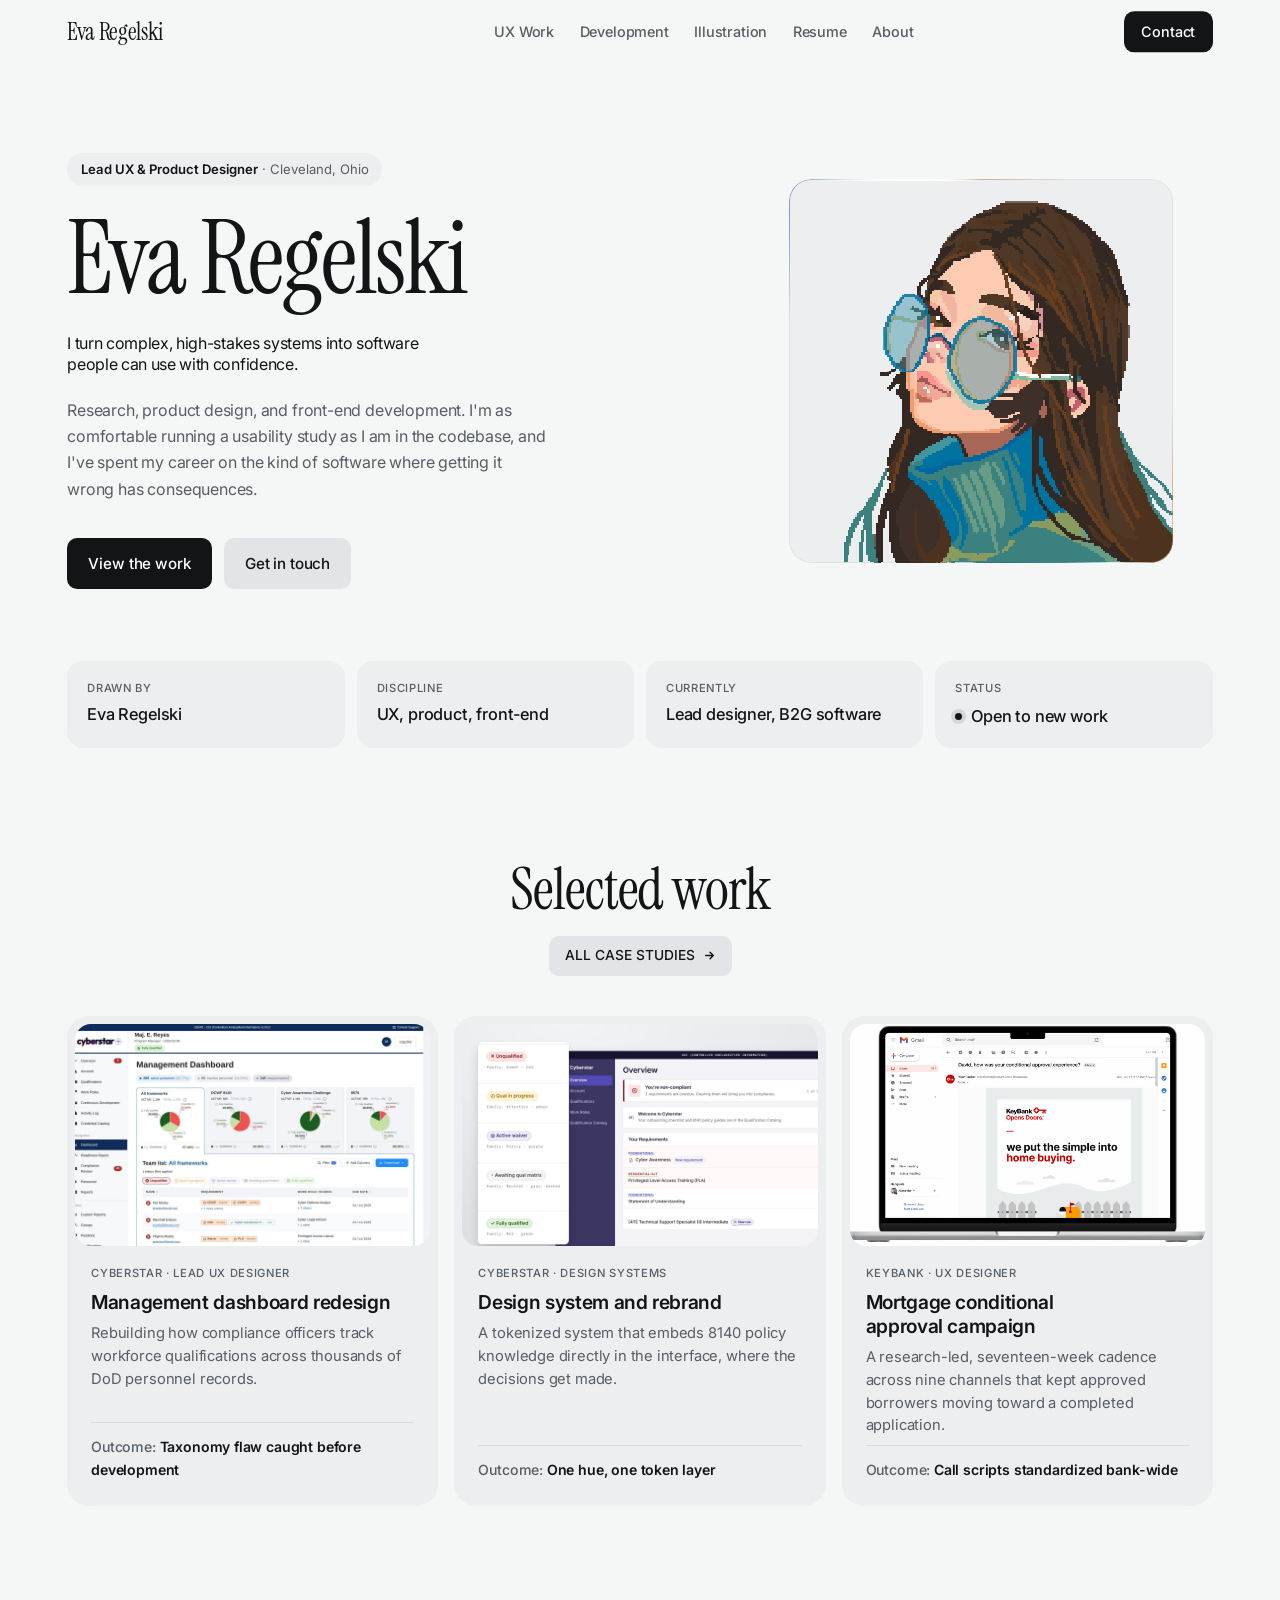
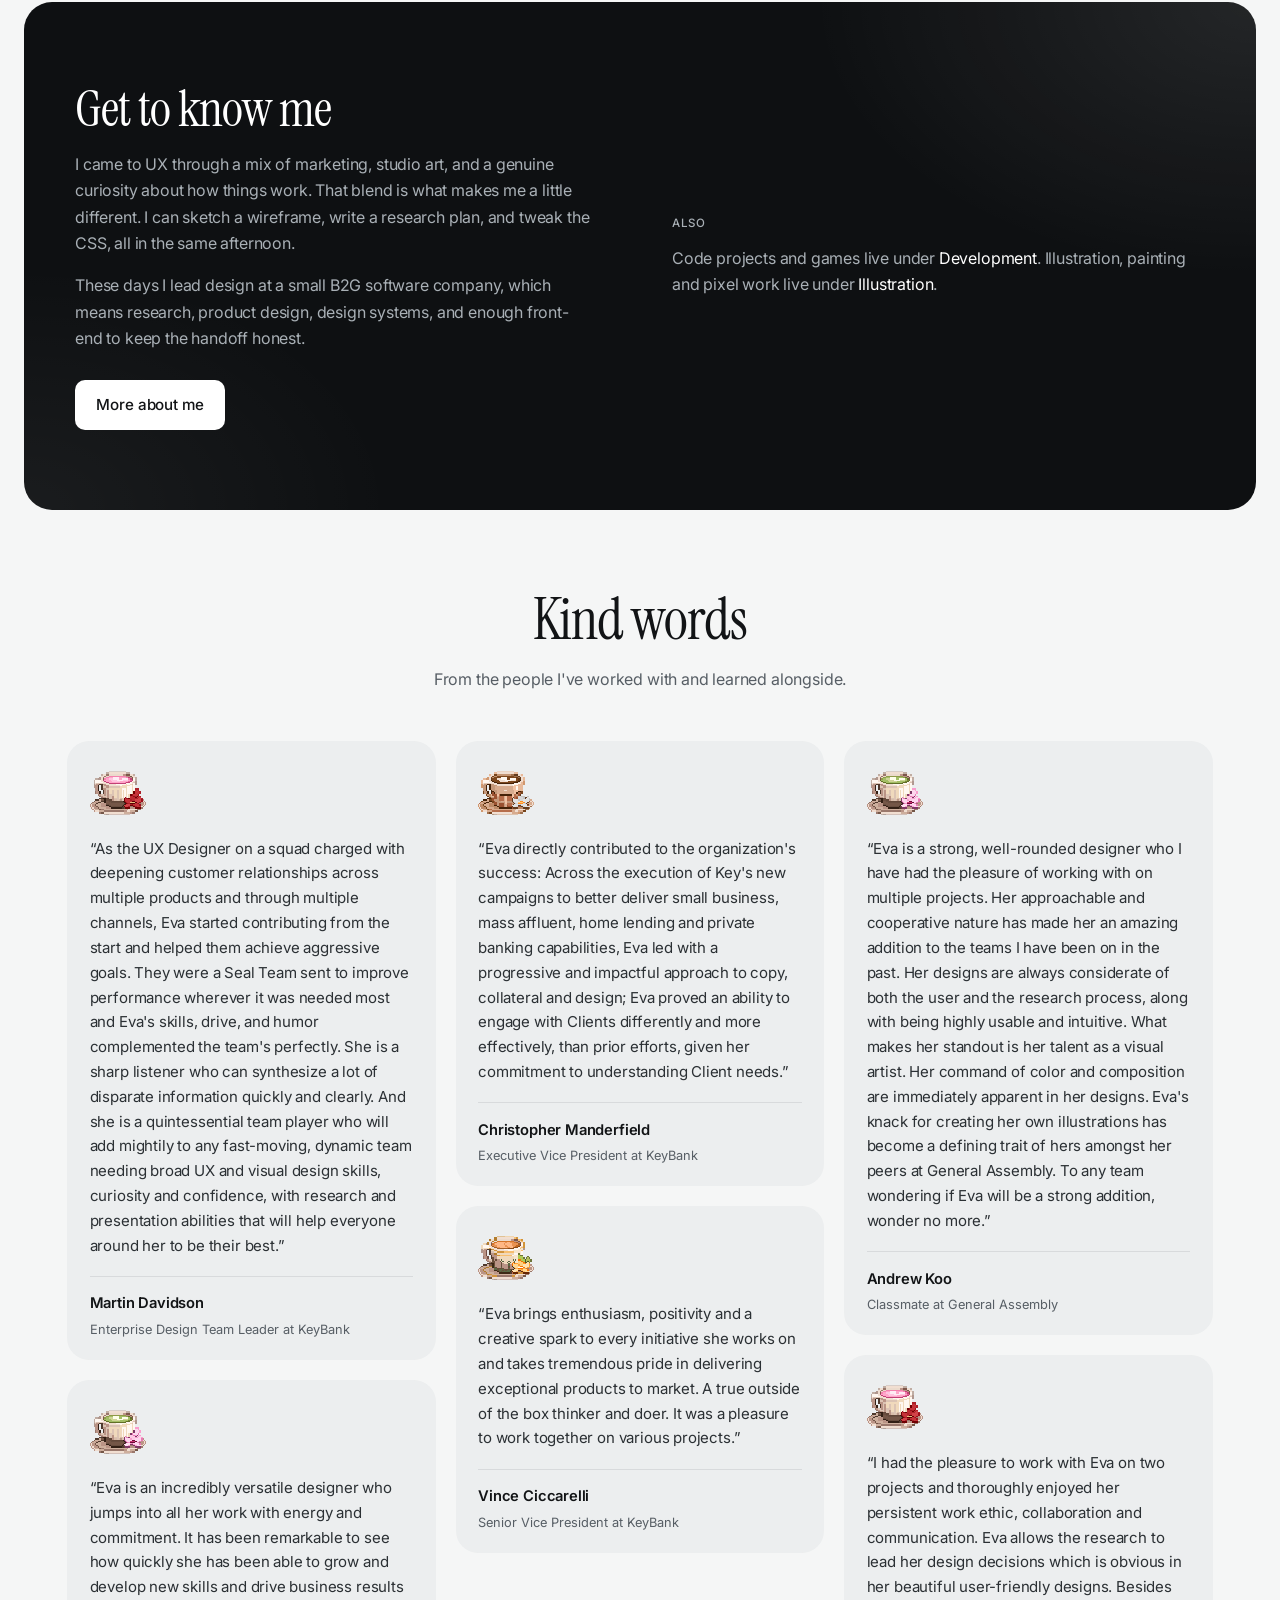
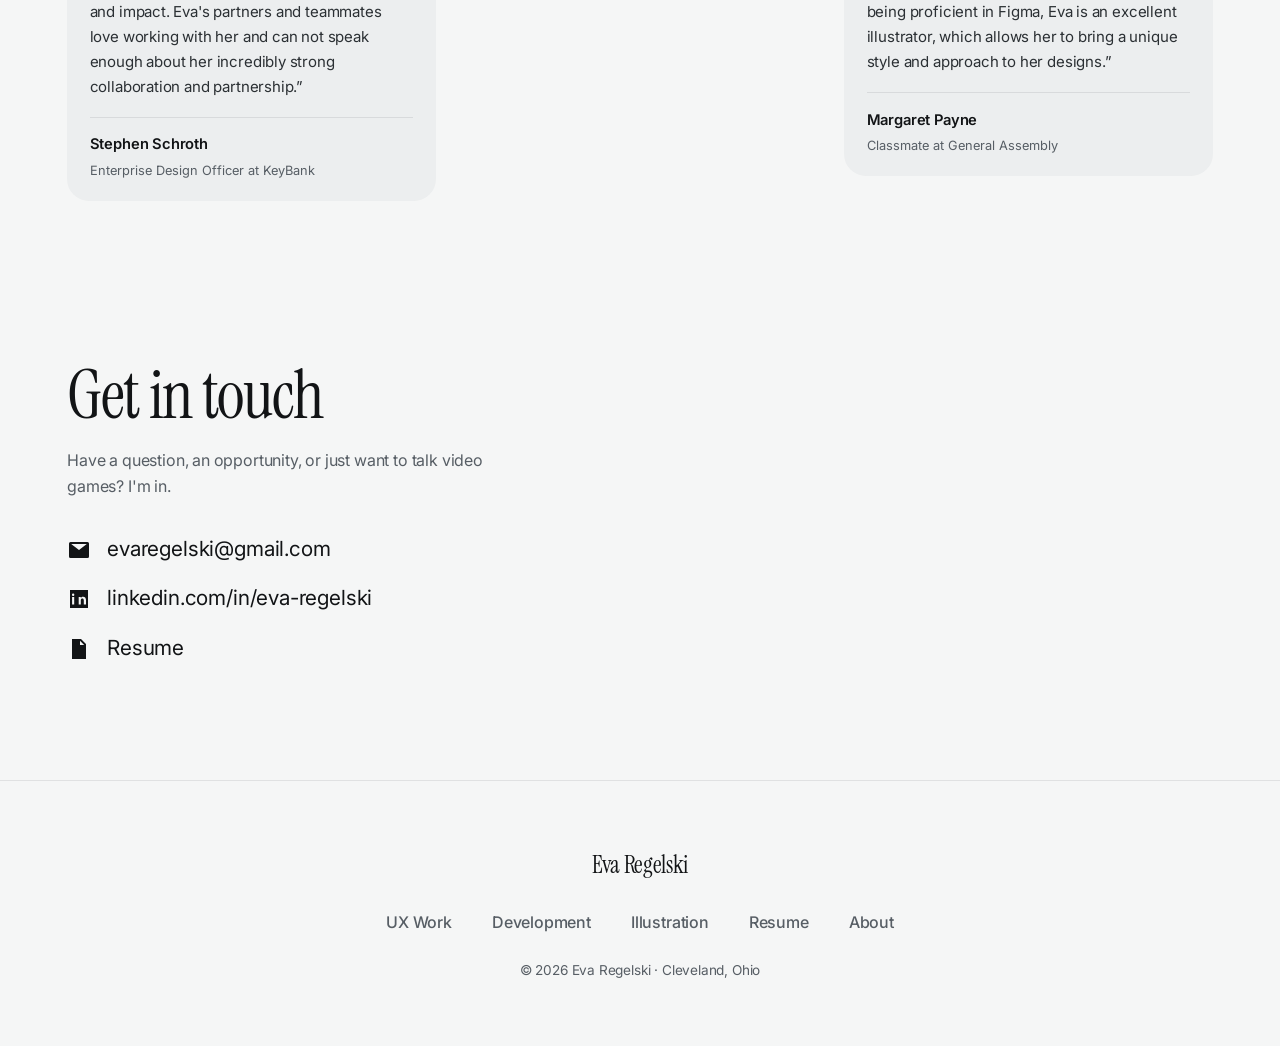
<file: index.html>
<!DOCTYPE html>
<html lang="en">
<head>
<meta charset="utf-8">
<meta name="viewport" content="width=device-width, initial-scale=1">
<title>Eva Regelski · Lead UX &amp; Product Designer</title>
<meta name="description" content="Eva Regelski turns complex, high-stakes systems into software people can use with confidence. Lead UX and product designer in Cleveland, Ohio.">
<meta property="og:title" content="Eva Regelski · Lead UX &amp; Product Designer">
<meta property="og:description" content="I turn complex, high-stakes systems into software people can use with confidence.">
<meta property="og:url" content="https://evaregelski.github.io/">
<meta name="twitter:card" content="summary_large_image">
<meta property="og:image" content="https://evaregelski.github.io/assets/og-card.jpg">
<meta property="og:type" content="website">
<link rel="icon" href="assets/favicon.svg" type="image/svg+xml">
<link rel="icon" href="assets/favicon-32.png" sizes="32x32">
<link rel="apple-touch-icon" href="assets/apple-touch-icon.png">
<link rel="preconnect" href="https://fonts.googleapis.com">
<link rel="preconnect" href="https://fonts.gstatic.com" crossorigin>
<link href="https://fonts.googleapis.com/css2?family=Instrument+Serif:ital@0;1&family=Inter:wght@400;500;600&display=swap" rel="stylesheet">
<link rel="stylesheet" href="styles/site.css">
<link rel="stylesheet" href="styles/home.css">
<link rel="stylesheet" href="styles/theme.css">
</head>
<body>

<header class="site-bar"><div class="wrap bar__in">
  <a class="mark" href="index.html"><span class="e">E</span>va Regelski</a>
  <button class="navtoggle" type="button" aria-expanded="false" aria-controls="sitenav"><span></span><span class="visually-hidden">Menu</span></button>
  <nav id="sitenav" aria-label="Main"><ul>
    <li><a href="work.html">UX Work</a></li>
    <li><a href="development.html">Development</a></li>
    <li><a href="illustration.html">Illustration</a></li><li><a href="resume.html">Resume</a></li>
    <li><a href="about.html">About</a></li>
    <li><a href="#contact">Contact</a></li>
  </ul></nav>
</div></header>

<main>
<section class="home-hero grid-bg aurora">
  <div class="wrap home-hero__grid">
    <div>
      <p class="eyebrow"><b>Lead UX &amp; Product Designer</b> · Cleveland, Ohio</p>
      <h1>Eva Regelski</h1>
      <p class="lede">I turn complex, high-stakes systems into software people can use with confidence.</p>
      <p class="sub">Research, product design, and front-end development. I'm as comfortable running a usability study as I am in the codebase, and I've spent my career on the kind of software where getting it wrong has consequences.</p>
      <div class="cta">
        <a class="btn-home btn-home--fill" href="work.html">View the work</a>
        <a class="btn-home btn-home--line" href="#contact">Get in touch</a>
      </div>
    </div>
    <figure class="spec">
      <div class="spec__head"><span>FIG. 01</span><span class="rev">REV 2026</span></div>
      <div class="spec__frame"><img src="assets/portrait-2026.png" alt="Pixel-art self portrait of Eva wearing round sunglasses"></div>
      <figcaption class="dim">Self portrait, drawn in pixels</figcaption>
    </figure>
  </div>
</section>

<section class="band"><div class="wrap">
  <dl class="titleblock">
    <div><dt>DRAWN BY</dt><dd>Eva Regelski</dd></div>
    <div><dt>DISCIPLINE</dt><dd>UX, product, front-end</dd></div>
    <div><dt>CURRENTLY</dt><dd>Lead designer, B2G software</dd></div>
    <div><dt>STATUS</dt><dd class="live">Open to new work</dd></div>
  </dl>
</div></section>

<section class="work" id="work"><div class="wrap">
  <div class="work__head"><h2>Selected work</h2><a class="allcase" href="work.html">ALL CASE STUDIES <svg width="13" height="13" viewBox="0 0 24 24" fill="none" stroke="currentColor" stroke-width="2.6" stroke-linecap="round" stroke-linejoin="round"><path d="M5 12h14M13 6l6 6-6 6"/></svg></a></div>
  <div class="cards">
      <a class="card" href="work/cyberstar-dashboard/index.html">
        <div class="card__media"><img src="assets/dash-cover.jpg" alt="" loading="eager"></div>
        <div class="card__body">
          <span class="card__meta">CYBERSTAR · LEAD UX DESIGNER</span>
          <h3>Management dashboard redesign</h3>
          <p>Rebuilding how compliance officers track workforce qualifications across thousands of DoD personnel records.</p>
          <span class="card__out">Outcome: <b>Taxonomy flaw caught before development</b></span>
        </div>
      </a>
      <a class="card" href="work/cyberstar-design-system/index.html">
        <div class="card__media"><img src="assets/ds-cover.jpg" alt="" loading="lazy"></div>
        <div class="card__body">
          <span class="card__meta">CYBERSTAR · DESIGN SYSTEMS</span>
          <h3>Design system and rebrand</h3>
          <p>A tokenized system that embeds 8140 policy knowledge directly in the interface, where the decisions get made.</p>
          <span class="card__out">Outcome: <b>One hue, one token layer</b></span>
        </div>
      </a>
      <a class="card" href="work/keybank-mortgage/index.html">
        <div class="card__media"><img src="assets/keybank-cover.jpg" alt="" loading="lazy"></div>
        <div class="card__body">
          <span class="card__meta">KEYBANK · UX DESIGNER</span>
          <h3>Mortgage conditional approval campaign</h3>
          <p>A research-led, seventeen-week cadence across nine channels that kept approved borrowers moving toward a completed application.</p>
          <span class="card__out">Outcome: <b>Call scripts standardized bank-wide</b></span>
        </div>
      </a>
  </div>
</div></section>

<section class="band about"><div class="wrap about__grid">
  <div>
    <h2>Get to know me</h2>
    <p>I came to UX through a mix of marketing, studio art, and a genuine curiosity about how things work. That blend is what makes me a little different. I can sketch a wireframe, write a research plan, and tweak the CSS, all in the same afternoon.</p>
    <p>These days I lead design at a small B2G software company, which means research, product design, design systems, and enough front-end to keep the handoff honest.</p>
    <p style="margin-top:1.75rem"><a class="btn-home btn-home--fill" href="about.html">More about me</a></p>
  </div>
  <div>
    <p style="color:var(--lime);font-family:var(--mono);font-size:.68rem;letter-spacing:.14em">ALSO</p>
    <p style="margin-top:.75rem">Code projects and games live under <a href="development.html" style="color:var(--paper)">Development</a>. Illustration, painting and pixel work live under <a href="illustration.html" style="color:var(--paper)">Illustration</a>.</p>
  </div>
</div></section>

<section class="kind aurora aurora--soft"><div class="wrap">
  <h2>Kind words</h2>
  <p class="kind__sub">From the people I've worked with and learned alongside.</p>

  <div class="kind__grid">

    <figure class="word glass">
      <img class="word__cup" src="assets/cups/cup-pinklatte.png" alt="" aria-hidden="true">
      <blockquote>As the UX Designer on a squad charged with deepening customer relationships across multiple products and through multiple channels, Eva started contributing from the start and helped them achieve aggressive goals. They were a Seal Team sent to improve performance wherever it was needed most and Eva's skills, drive, and humor complemented the team's perfectly. She is a sharp listener who can synthesize a lot of disparate information quickly and clearly. And she is a quintessential team player who will add mightily to any fast-moving, dynamic team needing broad UX and visual design skills, curiosity and confidence, with research and presentation abilities that will help everyone around her to be their best.</blockquote>
      <figcaption><b>Martin Davidson</b><span>Enterprise Design Team Leader at KeyBank</span></figcaption>
    </figure>

    <figure class="word glass">
      <img class="word__cup" src="assets/cups/cup-matcha.png" alt="" aria-hidden="true">
      <blockquote>Eva is an incredibly versatile designer who jumps into all her work with energy and commitment. It has been remarkable to see how quickly she has been able to grow and develop new skills and drive business results and impact. Eva's partners and teammates love working with her and can not speak enough about her incredibly strong collaboration and partnership.</blockquote>
      <figcaption><b>Stephen Schroth</b><span>Enterprise Design Officer at KeyBank</span></figcaption>
    </figure>

    <figure class="word glass">
      <img class="word__cup" src="assets/cups/cup-coffee.png" alt="" aria-hidden="true">
      <blockquote>Eva directly contributed to the organization's success: Across the execution of Key's new campaigns to better deliver small business, mass affluent, home lending and private banking capabilities, Eva led with a progressive and impactful approach to copy, collateral and design; Eva proved an ability to engage with Clients differently and more effectively, than prior efforts, given her commitment to understanding Client needs.</blockquote>
      <figcaption><b>Christopher Manderfield</b><span>Executive Vice President at KeyBank</span></figcaption>
    </figure>

    <figure class="word glass">
      <img class="word__cup" src="assets/cups/cup-tea.png" alt="" aria-hidden="true">
      <blockquote>Eva brings enthusiasm, positivity and a creative spark to every initiative she works on and takes tremendous pride in delivering exceptional products to market. A true outside of the box thinker and doer. It was a pleasure to work together on various projects.</blockquote>
      <figcaption><b>Vince Ciccarelli</b><span>Senior Vice President at KeyBank</span></figcaption>
    </figure>

    <figure class="word glass">
      <img class="word__cup" src="assets/cups/cup-matcha.png" alt="" aria-hidden="true">
      <blockquote>Eva is a strong, well-rounded designer who I have had the pleasure of working with on multiple projects. Her approachable and cooperative nature has made her an amazing addition to the teams I have been on in the past. Her designs are always considerate of both the user and the research process, along with being highly usable and intuitive. What makes her standout is her talent as a visual artist. Her command of color and composition are immediately apparent in her designs. Eva's knack for creating her own illustrations has become a defining trait of hers amongst her peers at General Assembly. To any team wondering if Eva will be a strong addition, wonder no more.</blockquote>
      <figcaption><b>Andrew Koo</b><span>Classmate at General Assembly</span></figcaption>
    </figure>

    <figure class="word glass">
      <img class="word__cup" src="assets/cups/cup-pinklatte.png" alt="" aria-hidden="true">
      <blockquote>I had the pleasure to work with Eva on two projects and thoroughly enjoyed her persistent work ethic, collaboration and communication. Eva allows the research to lead her design decisions which is obvious in her beautiful user-friendly designs. Besides being proficient in Figma, Eva is an excellent illustrator, which allows her to bring a unique style and approach to her designs.</blockquote>
      <figcaption><b>Margaret Payne</b><span>Classmate at General Assembly</span></figcaption>
    </figure>

  </div>
</div></section>

<section class="contact" id="contact"><div class="wrap">
  <h2>Get in touch</h2>
  <p>Have a question, an opportunity, or just want to talk video games? I'm in.</p>
  <ul class="contactlist">
    <li><a href="mailto:evaregelski@gmail.com"><svg class="ic" width="24" height="24" viewBox="0 0 24 24" fill="currentColor" aria-hidden="true"><path d="M2 5.5A1.5 1.5 0 013.5 4h17A1.5 1.5 0 0122 5.5v13a1.5 1.5 0 01-1.5 1.5h-17A1.5 1.5 0 012 18.5zM4.2 6l7.8 6 7.8-6z"/></svg><span class="label">evaregelski@gmail.com</span></a></li>
    <li><a href="https://www.linkedin.com/in/eva-regelski" target="_blank" rel="noopener"><svg class="ic" width="24" height="24" viewBox="0 0 24 24" fill="currentColor" aria-hidden="true"><path d="M3 3h18v18H3zm4.2 14.4V9.9H5.1v7.5zM6.15 8.9a1.2 1.2 0 100-2.4 1.2 1.2 0 000 2.4zM19 17.4v-4.3c0-2.3-1.2-3.4-2.9-3.4-1.3 0-1.9.7-2.3 1.3V9.9h-2.1v7.5h2.1v-4.2c0-1.1.6-1.7 1.5-1.7.8 0 1.5.5 1.5 1.7v4.2z"/></svg><span class="label">linkedin.com/in/eva-regelski</span></a></li>
    <li><a href="assets/eva-regelski-resume.pdf"><svg class="ic" width="24" height="24" viewBox="0 0 24 24" fill="currentColor" aria-hidden="true"><path d="M5 2h9l5 5v15H5zm8 1.8V8h4.2zM7.8 11h8.4v1.6H7.8zm0 3.2h8.4v1.6H7.8zm0 3.2h5.6V19H7.8z"/></svg><span class="label">Resume</span></a></li>
  </ul>
</div></section>
</main>

<footer class="site-foot"><div class="wrap foot__in">
  <p class="foot__mark"><span class="e">E</span>va Regelski</p>
  <nav aria-label="Footer"><ul>
    <li><a href="#work">UX Work</a></li><li><a href="development.html">Development</a></li>
    <li><a href="illustration.html">Illustration</a></li><li><a href="resume.html">Resume</a></li><li><a href="about.html">About</a></li>
  </ul></nav>
  <p class="foot__fine">© <span data-year>2026</span> Eva Regelski · Cleveland, Ohio</p>
</div></footer>

<script src="js/site.js"></script>
<script>document.querySelectorAll('[data-year]').forEach(function(e){e.textContent=new Date().getFullYear()});</script>
</body>
</html>
</file>
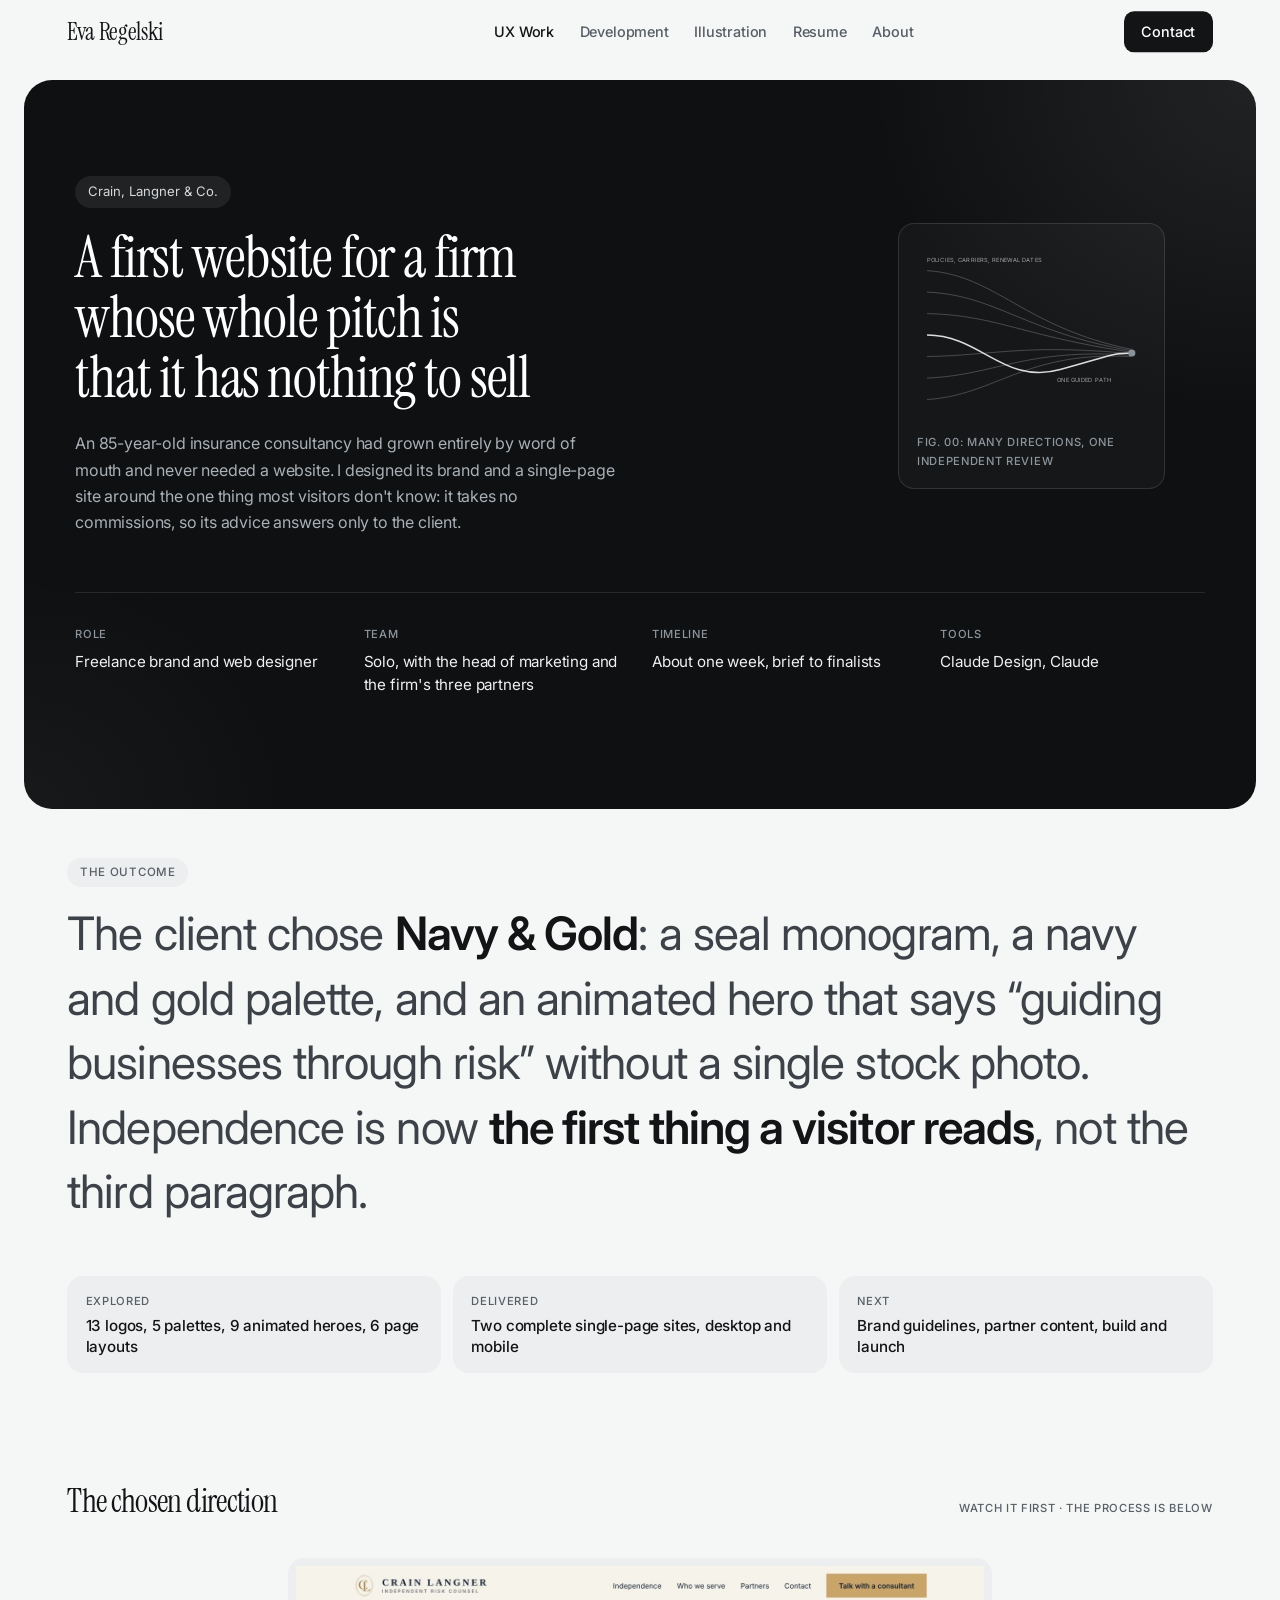
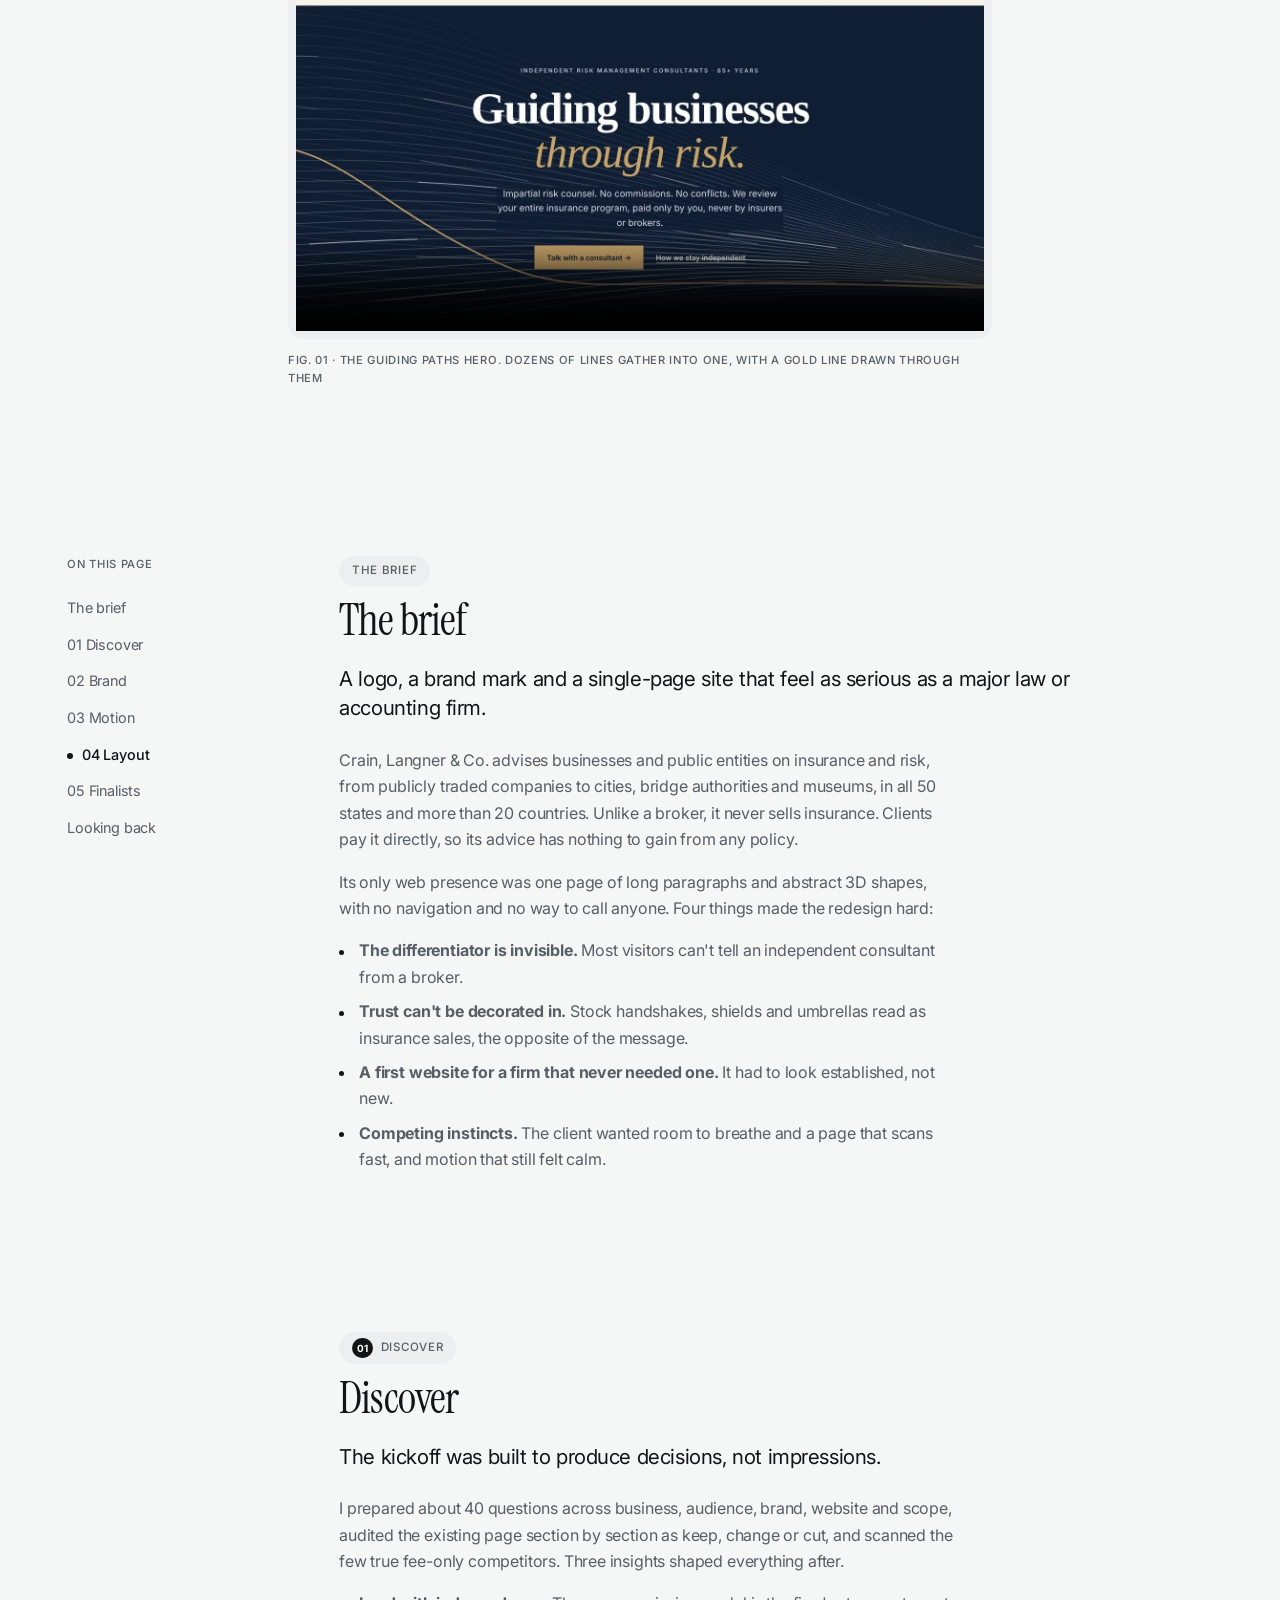
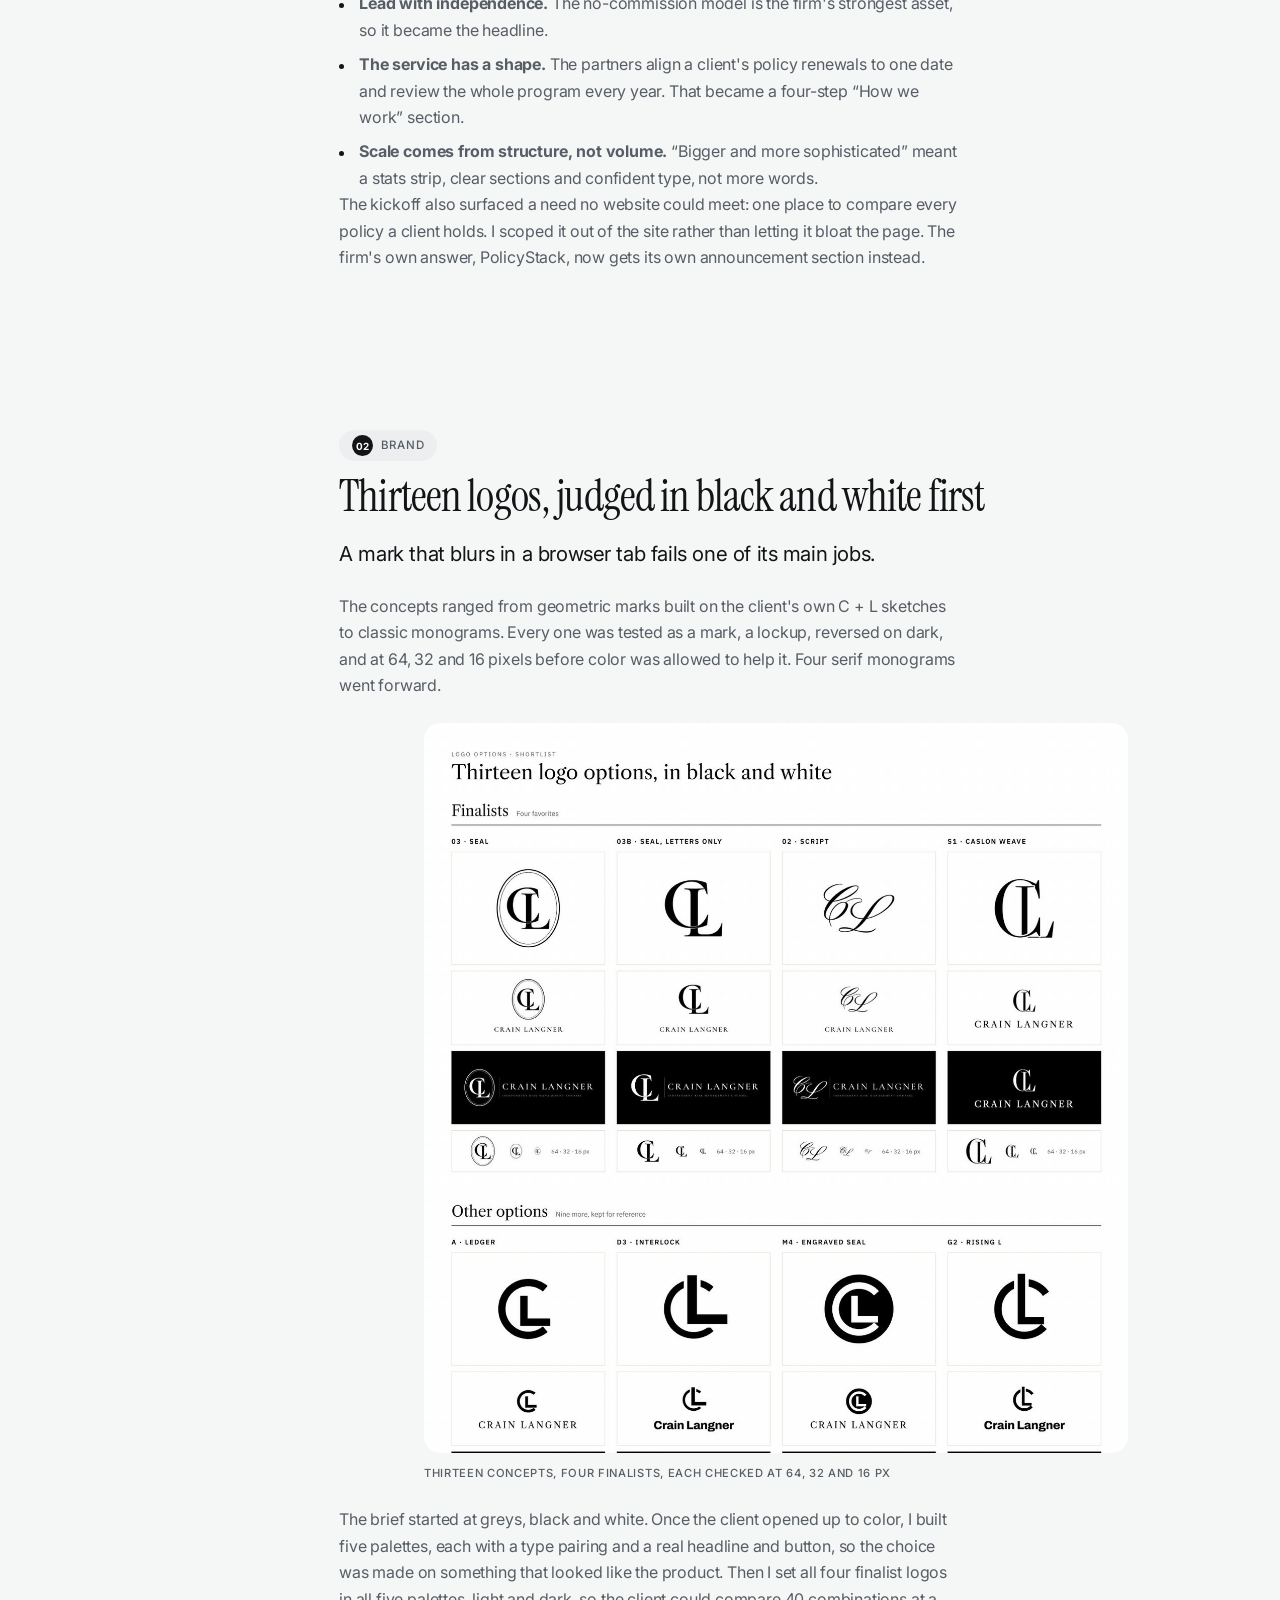
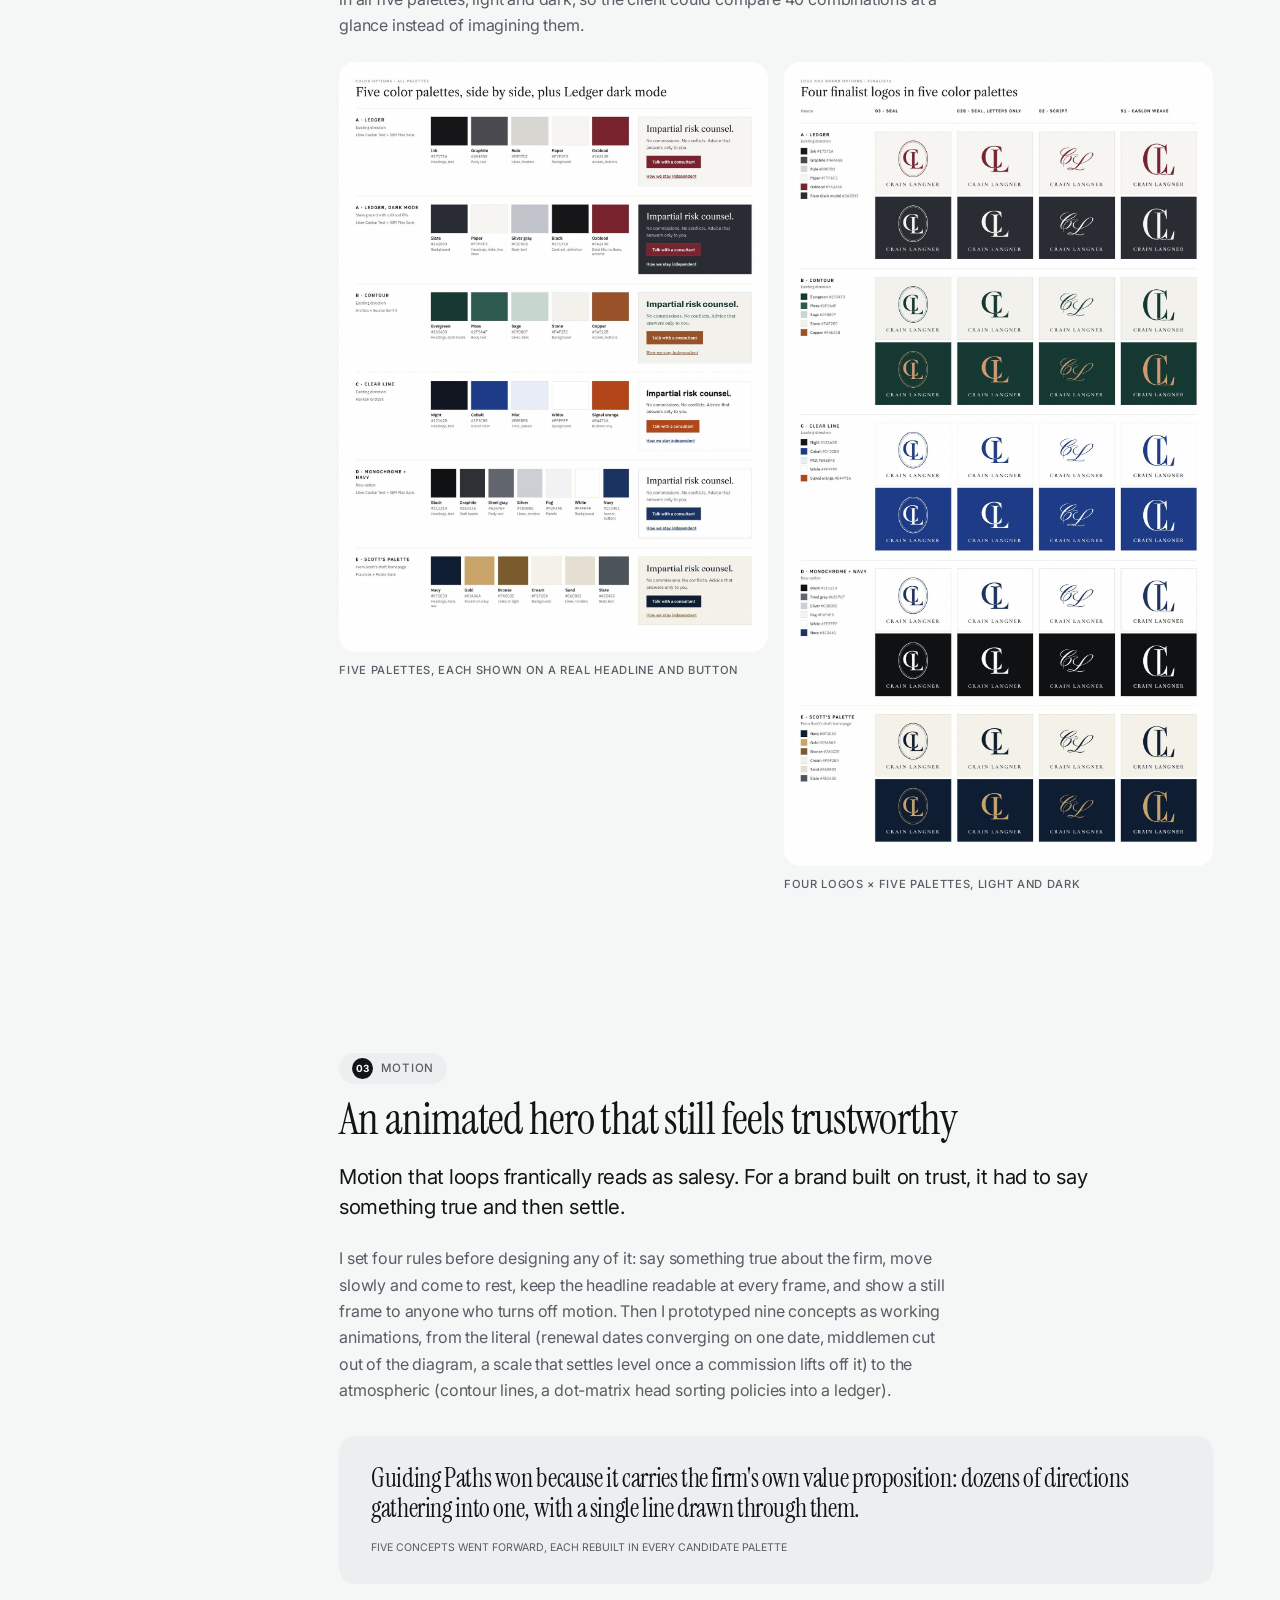
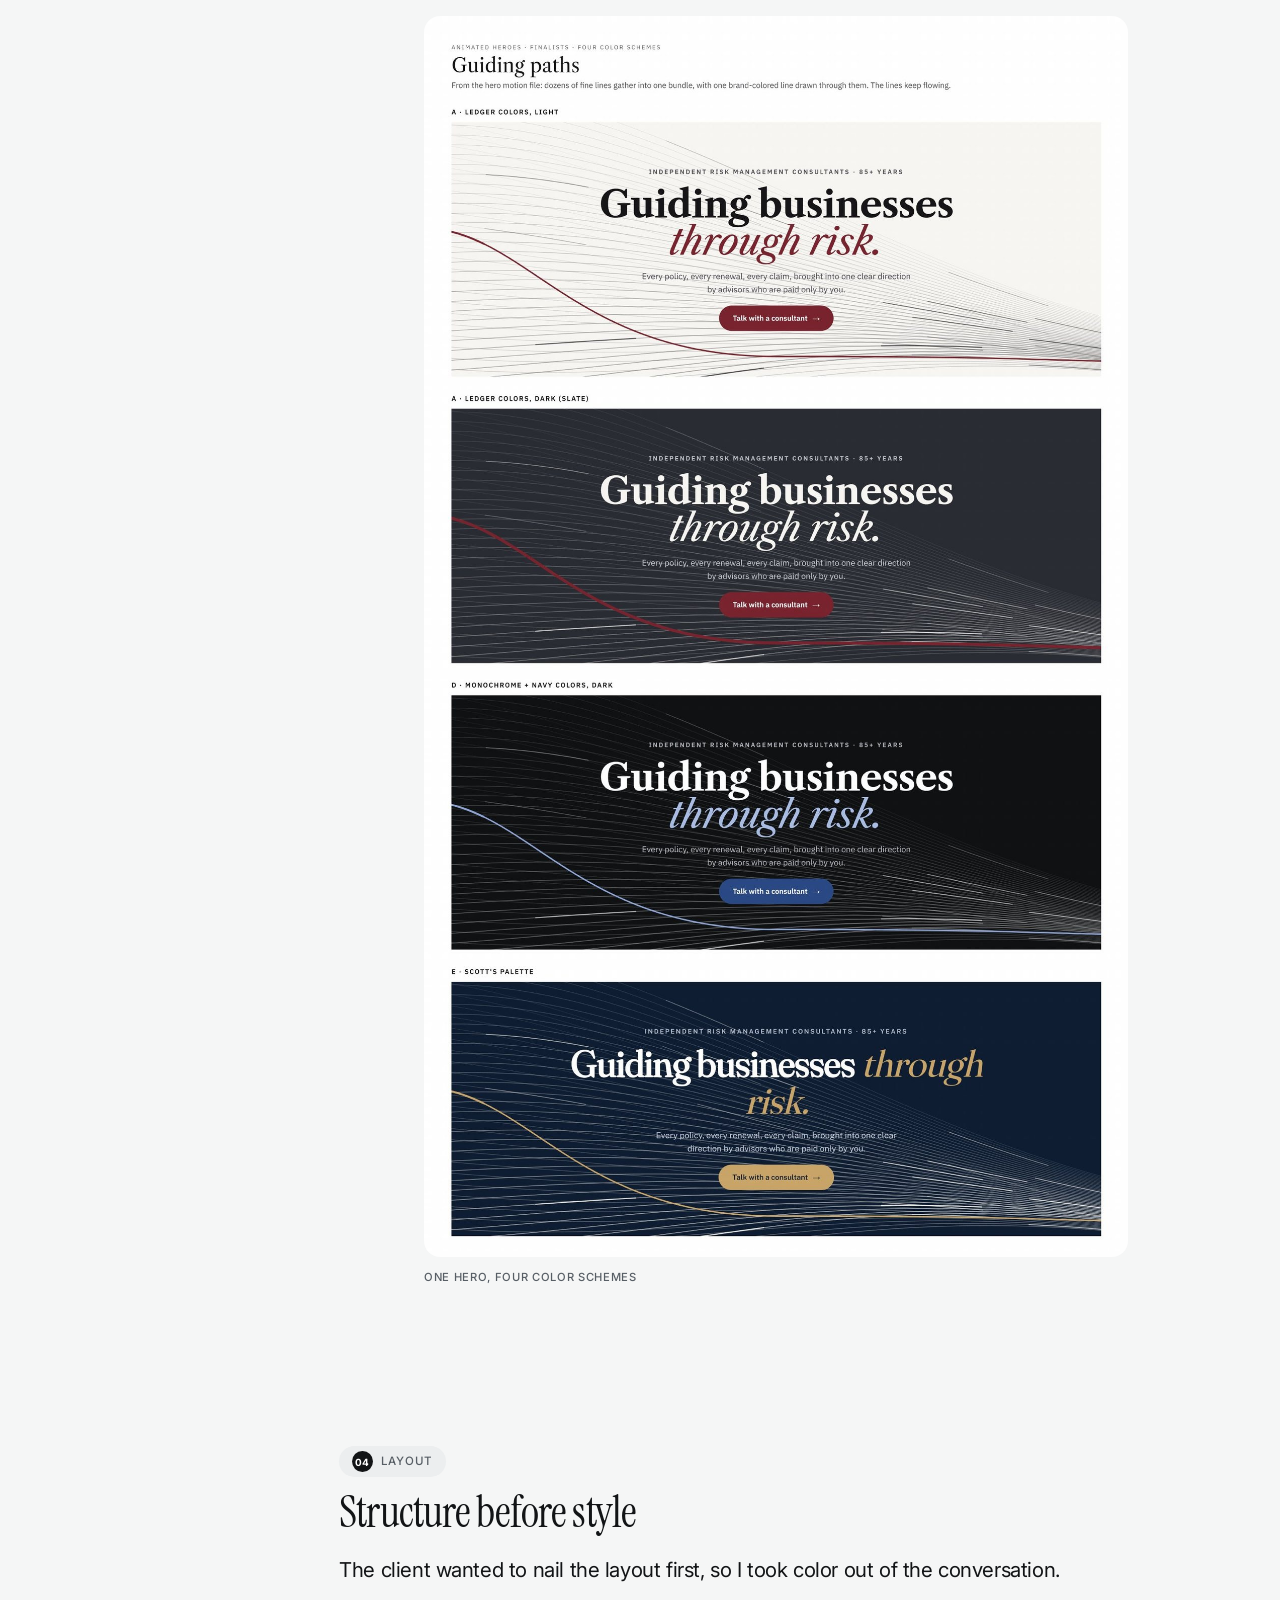
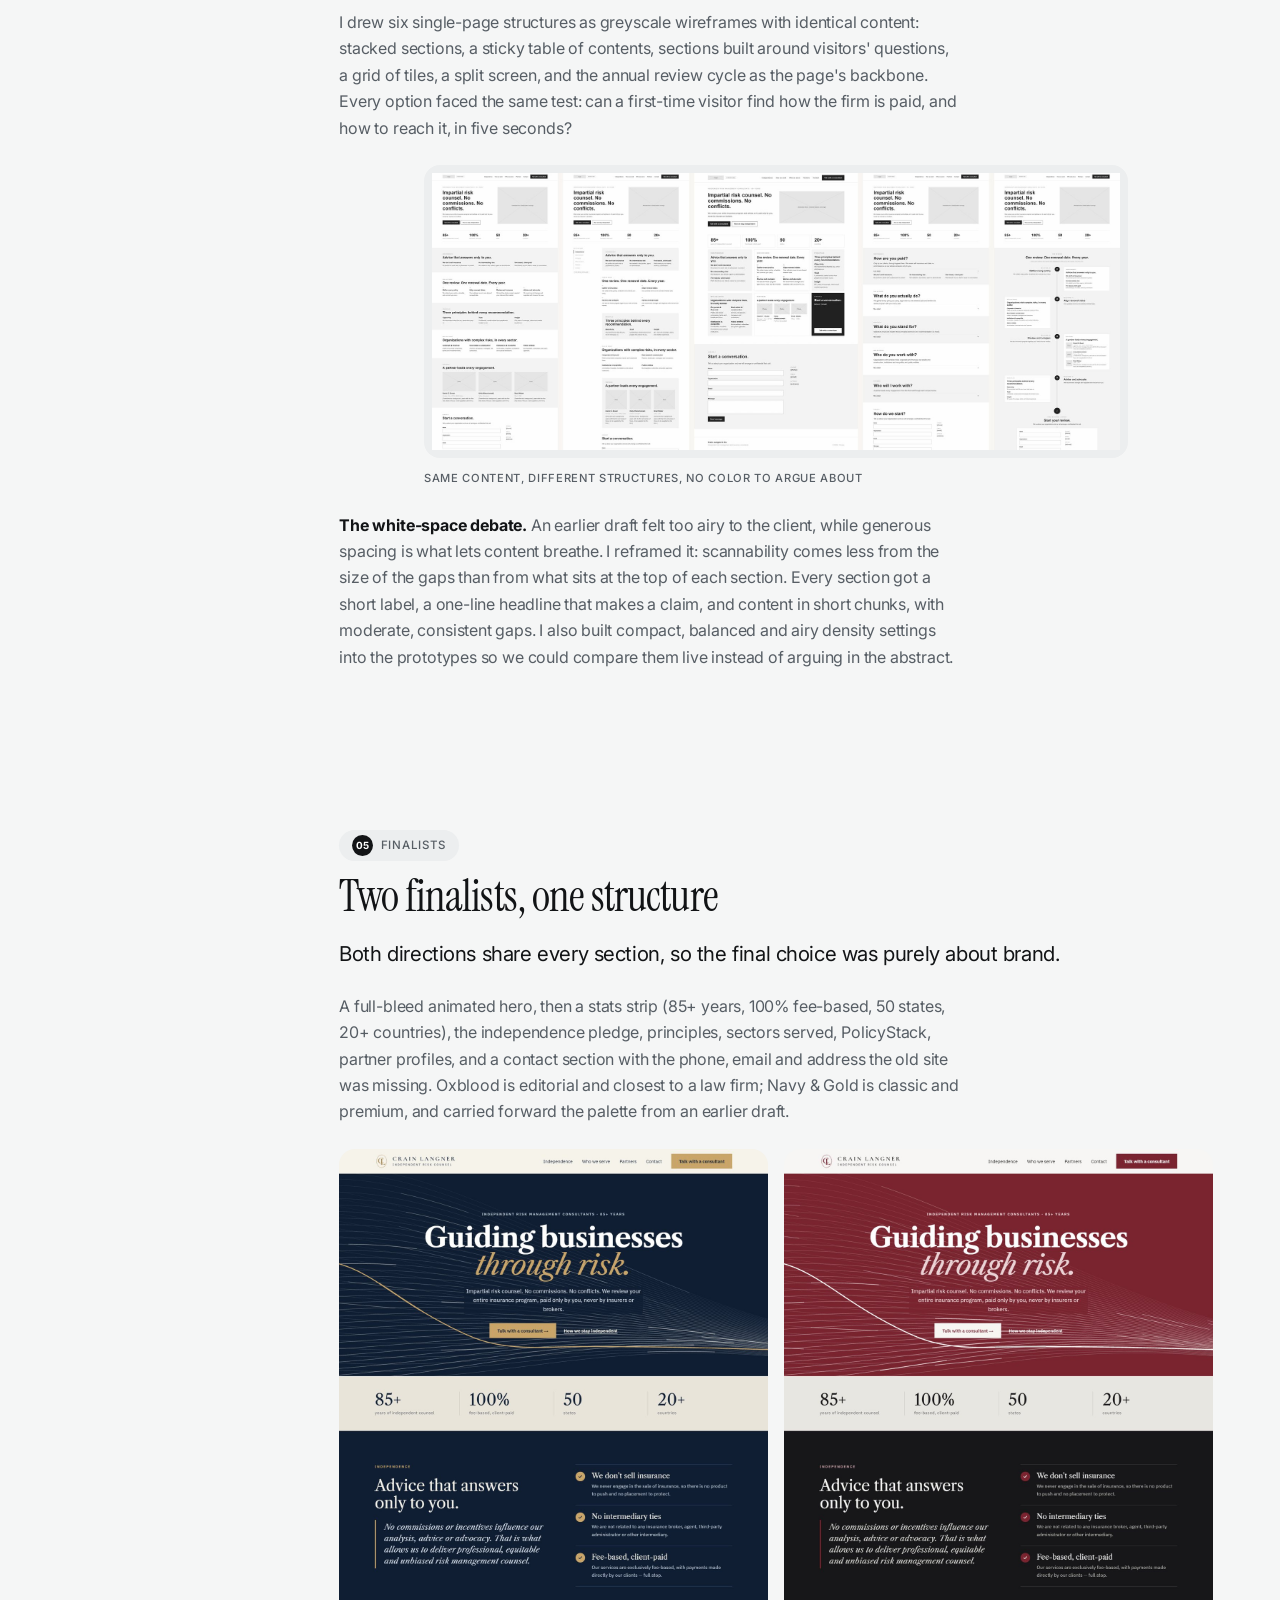
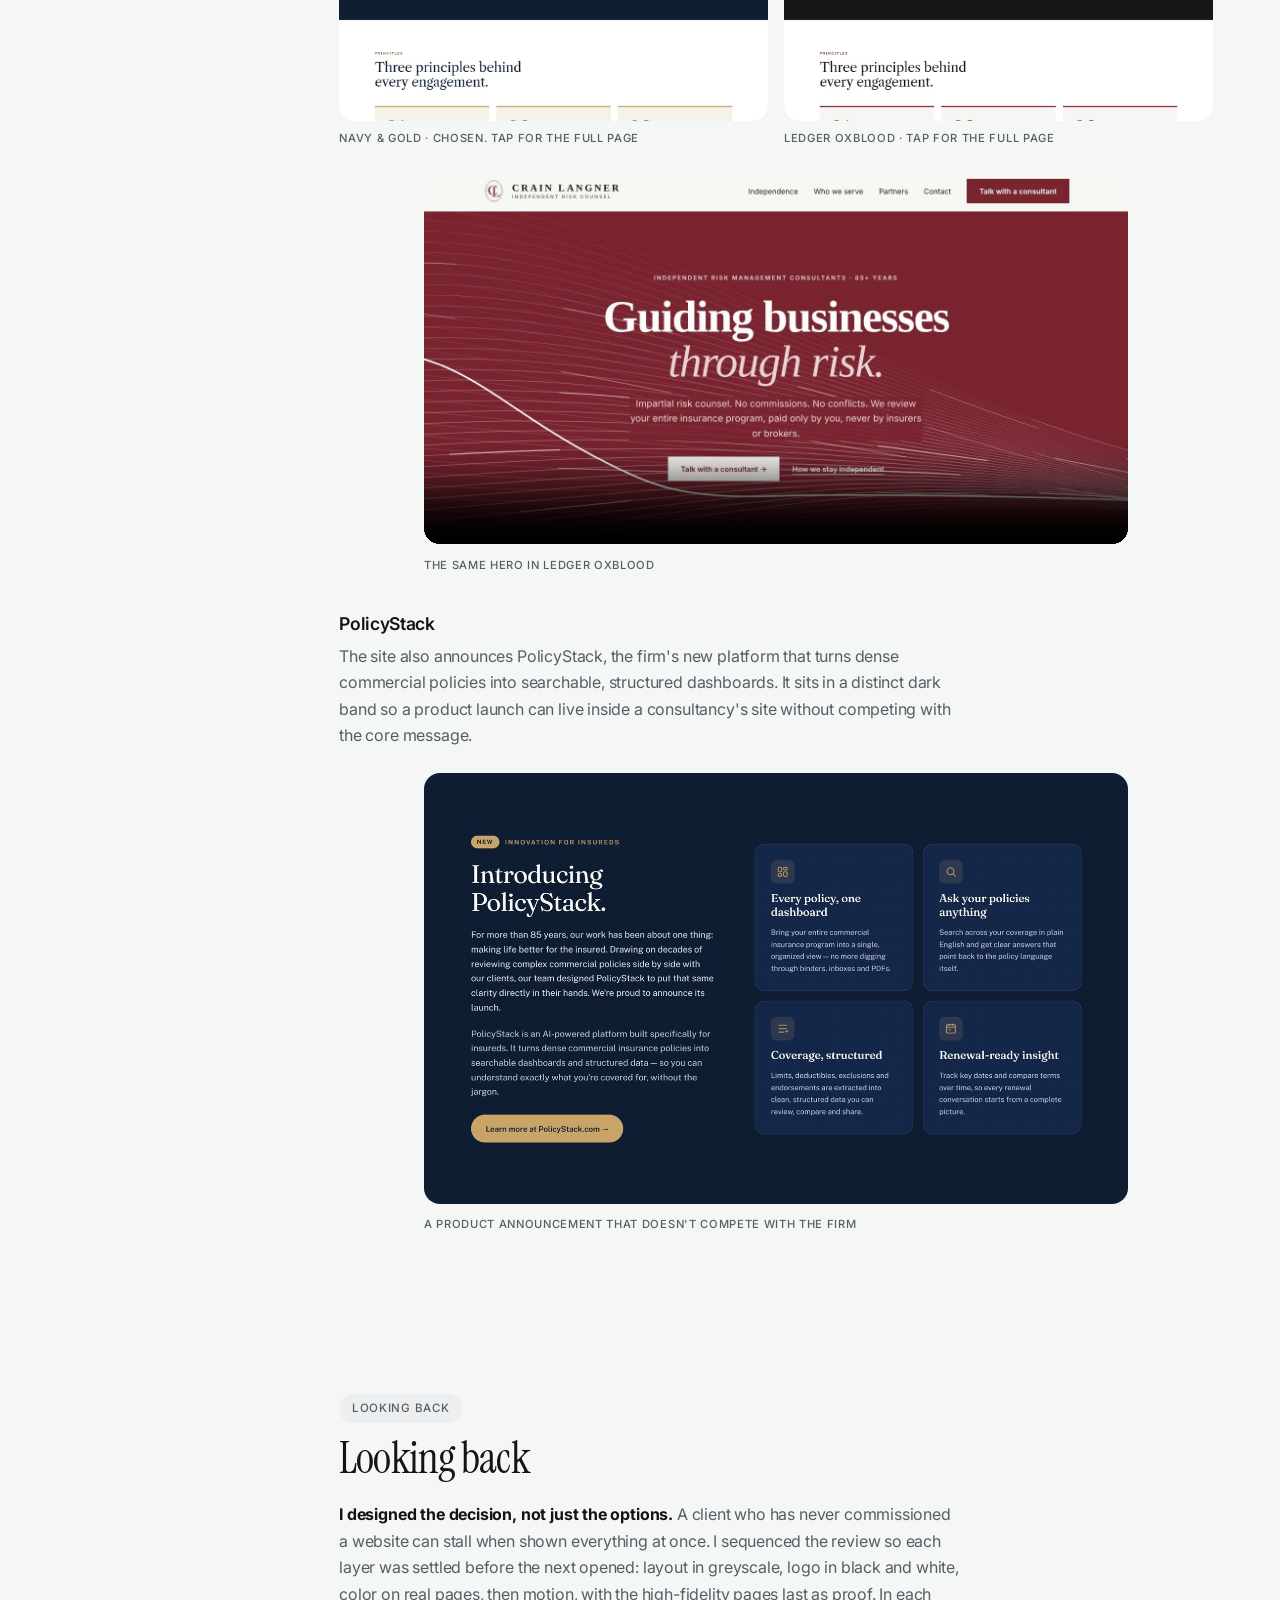
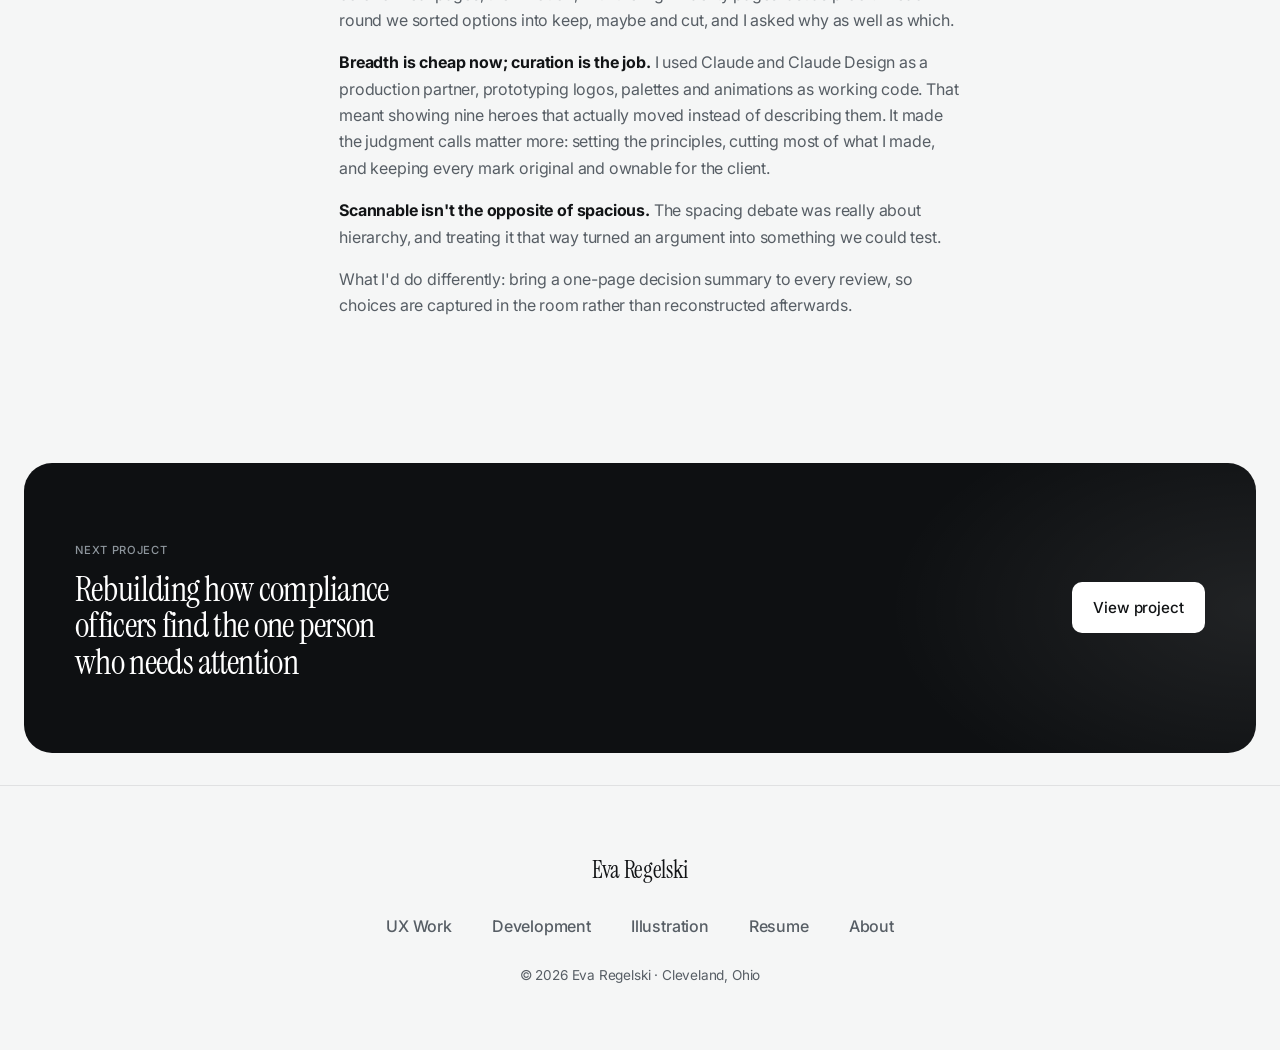
<file: work/crain-langner/index.html>
<!DOCTYPE html>
<html lang="en">
<head>
<meta charset="utf-8">
<meta name="viewport" content="width=device-width, initial-scale=1">
<title>Crain Langner: brand and website · Eva Regelski</title>
<meta name="description" content="A first website and a new brand identity for an 85-year-old independent insurance consultancy, designed so its biggest differentiator reads in the first five seconds.">
<meta property="og:title" content="Crain Langner: brand and website · Eva Regelski">
<meta property="og:description" content="Thirteen logos, five palettes, nine animated heroes and six layouts, narrowed with the client to one direction in about a week.">
<meta name="twitter:card" content="summary_large_image">
<meta property="og:image" content="https://evaregelski.github.io/assets/crain-cover.jpg">
<link rel="icon" href="../../assets/favicon.svg" type="image/svg+xml">
<link rel="icon" href="../../assets/favicon-32.png" sizes="32x32">
<link rel="apple-touch-icon" href="../../assets/apple-touch-icon.png">
<link rel="preconnect" href="https://fonts.googleapis.com">
<link rel="preconnect" href="https://fonts.gstatic.com" crossorigin>
<link href="https://fonts.googleapis.com/css2?family=Instrument+Serif:ital@0;1&family=Inter:wght@400;500;600&display=swap" rel="stylesheet">
<link rel="stylesheet" href="../../styles/site.css">
<link rel="stylesheet" href="../../styles/theme.css">
</head>
<body>
<header class="site-bar"><div class="wrap bar__in">
  <a class="mark" href="../../index.html"><span class="e">E</span>va Regelski</a>
  <button class="navtoggle" type="button" aria-expanded="false" aria-controls="sitenav"><span></span><span class="visually-hidden">Menu</span></button>
  <nav id="sitenav" aria-label="Main"><ul><li><a href="../../work.html" aria-current="page">UX Work</a></li><li><a href="../../development.html">Development</a></li><li><a href="../../illustration.html">Illustration</a></li><li><a href="../../resume.html">Resume</a></li><li><a href="../../about.html">About</a></li><li><a href="../../index.html#contact">Contact</a></li></ul></nav>
</div></header>

<section class="hero">
  <div class="hero__wash" aria-hidden="true"></div>
  <div class="hero__wash hero__wash--b" aria-hidden="true"></div>
  <div class="wrap hero__in">
  <div class="hero__grid">
    <div>
      <p class="client">Crain, Langner &amp; Co.</p>
      <h1>A first website for a firm whose whole pitch is that it has nothing to sell</h1>
      <p class="sub">An 85-year-old insurance consultancy had grown entirely by word of mouth and never needed a website. I designed its brand and a single-page site around the one thing most visitors don't know: it takes no commissions, so its advice answers only to the client.</p>
    </div>
    <figure class="hero__mark">
      <svg viewBox="0 0 320 240" role="img" aria-label="Diagram: many scattered lines converging into one guided path">
        <g fill="none" stroke="rgba(247,246,242,.32)" stroke-width="1">
          <path d="M14 40 C 110 46, 150 120, 300 150"/>
          <path d="M14 70 C 110 74, 150 126, 300 152"/>
          <path d="M14 100 C 110 102, 150 132, 300 154"/>
          <path d="M14 160 C 110 158, 150 142, 300 156"/>
          <path d="M14 190 C 110 186, 150 148, 300 158"/>
          <path d="M14 220 C 110 214, 150 152, 300 160"/>
        </g>
        <path d="M14 130 C 90 130, 120 200, 200 178 S 270 156, 300 155" fill="none" stroke="#ff48b1" stroke-width="2"/>
        <circle cx="300" cy="155" r="5" fill="#b8f04a"/>
        <g fill="rgba(247,246,242,.62)" font-family="'Space Mono',monospace" font-size="8" letter-spacing="1">
          <text x="14" y="28">POLICIES, CARRIERS, RENEWAL DATES</text>
          <text x="196" y="196">ONE GUIDED PATH</text>
        </g>
      </svg>
      <figcaption>FIG. 00: MANY DIRECTIONS, ONE INDEPENDENT REVIEW</figcaption>
    </figure>
  </div>
  <dl class="rail">
    <div><dt>ROLE</dt><dd>Freelance brand and web designer</dd></div>
    <div><dt>TEAM</dt><dd>Solo, with the head of marketing and the firm's three partners</dd></div>
    <div><dt>TIMELINE</dt><dd>About one week, brief to finalists</dd></div>
    <div><dt>TOOLS</dt><dd>Claude Design, Claude</dd></div>
  </dl>
  <div class="hero__edge" aria-hidden="true"></div>
</div></section>

<section class="impactband aurora aurora--soft"><div class="wrap impactband__in">
  <p class="impactband__label">THE OUTCOME</p>
  <p class="impactband__text">The client chose <strong>Navy &amp; Gold</strong>: a seal monogram, a navy and gold palette, and an animated hero that says &ldquo;guiding businesses through risk&rdquo; without a single stock photo. Independence is now <strong>the first thing a visitor reads</strong>, not the third paragraph.</p>
  <dl class="impactband__facts">
    <div><dt>EXPLORED</dt><dd>13 logos, 5 palettes, 9 animated heroes, 6 page layouts</dd></div>
    <div><dt>DELIVERED</dt><dd>Two complete single-page sites, desktop and mobile</dd></div>
    <div><dt>NEXT</dt><dd>Brand guidelines, partner content, build and launch</dd></div>
  </dl>
</div></section>

<section class="showcase"><div class="wrap">
  <div class="showcase__head">
    <h2>The chosen direction</h2>
    <span>WATCH IT FIRST &middot; THE PROCESS IS BELOW</span>
  </div>
  <div class="figure figure--wide"><div class="shell"><video data-loop muted loop playsinline controls preload="metadata" poster="assets/poster-navy.jpg" aria-label="The Navy and Gold homepage hero: fine lines gather into one bundle while a gold line draws through them and the headline settles"><source src="assets/hero-navy.mp4" type="video/mp4"></video></div>
    <figcaption>FIG. 01 &middot; THE GUIDING PATHS HERO. DOZENS OF LINES GATHER INTO ONE, WITH A GOLD LINE DRAWN THROUGH THEM</figcaption></div>
</div></section>

<div class="wrap body">
  <aside class="toc">
    <p>ON THIS PAGE</p>
    <a href="#brief" class="on">The brief</a>
    <a href="#discover">01 Discover</a>
    <a href="#brand">02 Brand</a>
    <a href="#motion">03 Motion</a>
    <a href="#layout">04 Layout</a>
    <a href="#finalists">05 Finalists</a>
    <a href="#reflection">Looking back</a>
  </aside>

  <div>
    <section class="sec" id="brief" style="border:0;padding-top:0;margin-top:0">
      <p class="sec__step">THE BRIEF</p>
      <h2>The brief</h2>
      <p class="sec__lead">A logo, a brand mark and a single-page site that feel as serious as a major law or accounting firm.</p>
      <p>Crain, Langner &amp; Co. advises businesses and public entities on insurance and risk, from publicly traded companies to cities, bridge authorities and museums, in all 50 states and more than 20 countries. Unlike a broker, it never sells insurance. Clients pay it directly, so its advice has nothing to gain from any policy.</p>
      <!-- BEFORE: add a full-page screenshot of the original crainlangner.com here, e.g.
      <figure class="figure"><div class="shell"><img class="zoomable" data-group="crain" data-caption="The original site" src="assets/before.jpg" alt="The original Crain Langner website: one long page of paragraphs and abstract 3D illustrations" loading="lazy"></div>
        <figcaption>BEFORE &middot; ONE PAGE, LONG PARAGRAPHS, NO NAVIGATION, NO PHONE NUMBER</figcaption></figure> -->
      <p>Its only web presence was one page of long paragraphs and abstract 3D shapes, with no navigation and no way to call anyone. Four things made the redesign hard:</p>
      <ul class="bul">
        <li><strong>The differentiator is invisible.</strong> Most visitors can't tell an independent consultant from a broker.</li>
        <li><strong>Trust can't be decorated in.</strong> Stock handshakes, shields and umbrellas read as insurance sales, the opposite of the message.</li>
        <li><strong>A first website for a firm that never needed one.</strong> It had to look established, not new.</li>
        <li><strong>Competing instincts.</strong> The client wanted room to breathe and a page that scans fast, and motion that still felt calm.</li>
      </ul>
    </section>

    <section class="sec" id="discover">
      <p class="sec__step"><b>01</b> DISCOVER</p>
      <h2>Discover</h2>
      <p class="sec__lead">The kickoff was built to produce decisions, not impressions.</p>
      <p>I prepared about 40 questions across business, audience, brand, website and scope, audited the existing page section by section as keep, change or cut, and scanned the few true fee-only competitors. Three insights shaped everything after.</p>
      <ul class="bul">
        <li><strong>Lead with independence.</strong> The no-commission model is the firm's strongest asset, so it became the headline.</li>
        <li><strong>The service has a shape.</strong> The partners align a client's policy renewals to one date and review the whole program every year. That became a four-step &ldquo;How we work&rdquo; section.</li>
        <li><strong>Scale comes from structure, not volume.</strong> &ldquo;Bigger and more sophisticated&rdquo; meant a stats strip, clear sections and confident type, not more words.</li>
      </ul>
      <p>The kickoff also surfaced a need no website could meet: one place to compare every policy a client holds. I scoped it out of the site rather than letting it bloat the page. The firm's own answer, PolicyStack, now gets its own announcement section instead.</p>
    </section>

    <section class="sec" id="brand">
      <p class="sec__step"><b>02</b> BRAND</p>
      <h2>Thirteen logos, judged in black and white first</h2>
      <p class="sec__lead">A mark that blurs in a browser tab fails one of its main jobs.</p>
      <p>The concepts ranged from geometric marks built on the client's own C&nbsp;+&nbsp;L sketches to classic monograms. Every one was tested as a mark, a lockup, reversed on dark, and at 64, 32 and 16 pixels before color was allowed to help it. Four serif monograms went forward.</p>
      <figure class="figure">
        <div class="shell"><img class="zoomable" data-group="crain" data-caption="The four finalist logos in black and white, above the first of nine other options" src="assets/logo-shortlist.jpg" alt="Four finalist C and L monograms in black and white, each shown as a mark, a lockup, reversed on black and at small sizes, above a row of other logo options" loading="lazy"></div>
        <figcaption>THIRTEEN CONCEPTS, FOUR FINALISTS, EACH CHECKED AT 64, 32 AND 16 PX</figcaption>
      </figure>
      <p>The brief started at greys, black and white. Once the client opened up to color, I built five palettes, each with a type pairing and a real headline and button, so the choice was made on something that looked like the product. Then I set all four finalist logos in all five palettes, light and dark, so the client could compare 40 combinations at a glance instead of imagining them.</p>
      <div class="two-up">
        <figure><div class="shell"><img class="zoomable" data-group="crain" data-caption="Five palettes with type pairings and sample buttons" src="assets/palettes.jpg" alt="Five color palettes: Ledger, Contour, Clear Line, Monochrome and Navy, and the client's own navy and gold, each with swatches and a sample headline and button" loading="lazy"></div>
          <figcaption>FIVE PALETTES, EACH SHOWN ON A REAL HEADLINE AND BUTTON</figcaption></figure>
        <figure><div class="shell"><img class="zoomable" data-group="crain" data-caption="Four finalist logos across five palettes, light and dark" src="assets/finalist-logos.jpg" alt="A grid of four finalist monograms repeated across five palettes on light and dark backgrounds" loading="lazy"></div>
          <figcaption>FOUR LOGOS &times; FIVE PALETTES, LIGHT AND DARK</figcaption></figure>
      </div>
    </section>

    <section class="sec" id="motion">
      <p class="sec__step"><b>03</b> MOTION</p>
      <h2>An animated hero that still feels trustworthy</h2>
      <p class="sec__lead">Motion that loops frantically reads as salesy. For a brand built on trust, it had to say something true and then settle.</p>
      <p>I set four rules before designing any of it: say something true about the firm, move slowly and come to rest, keep the headline readable at every frame, and show a still frame to anyone who turns off motion. Then I prototyped nine concepts as working animations, from the literal (renewal dates converging on one date, middlemen cut out of the diagram, a scale that settles level once a commission lifts off it) to the atmospheric (contour lines, a dot-matrix head sorting policies into a ledger).</p>
      <div class="insight"><p>Guiding Paths won because it carries the firm's own value proposition: dozens of directions gathering into one, with a single line drawn through them.</p><span>FIVE CONCEPTS WENT FORWARD, EACH REBUILT IN EVERY CANDIDATE PALETTE</span></div>
      <figure class="figure">
        <div class="shell"><img class="zoomable" data-group="crain" data-caption="The Guiding Paths hero in four color schemes" src="assets/hero-palettes.jpg" alt="The Guiding Businesses Through Risk hero shown four times: ledger light, ledger dark, monochrome navy and navy and gold" loading="lazy"></div>
        <figcaption>ONE HERO, FOUR COLOR SCHEMES</figcaption>
      </figure>
    </section>

    <section class="sec" id="layout">
      <p class="sec__step"><b>04</b> LAYOUT</p>
      <h2>Structure before style</h2>
      <p class="sec__lead">The client wanted to nail the layout first, so I took color out of the conversation.</p>
      <p>I drew six single-page structures as greyscale wireframes with identical content: stacked sections, a sticky table of contents, sections built around visitors' questions, a grid of tiles, a split screen, and the annual review cycle as the page's backbone. Every option faced the same test: can a first-time visitor find how the firm is paid, and how to reach it, in five seconds?</p>
      <figure class="figure figure--wide">
        <div class="shell"><img class="zoomable" data-group="crain" data-caption="Greyscale wireframes of the layout options, all with the same content" src="assets/wireframes.jpg" alt="Five greyscale homepage wireframes side by side, each arranging the same sections differently" loading="lazy"></div>
        <figcaption>SAME CONTENT, DIFFERENT STRUCTURES, NO COLOR TO ARGUE ABOUT</figcaption>
      </figure>
      <p><strong>The white-space debate.</strong> An earlier draft felt too airy to the client, while generous spacing is what lets content breathe. I reframed it: scannability comes less from the size of the gaps than from what sits at the top of each section. Every section got a short label, a one-line headline that makes a claim, and content in short chunks, with moderate, consistent gaps. I also built compact, balanced and airy density settings into the prototypes so we could compare them live instead of arguing in the abstract.</p>
    </section>

    <section class="sec" id="finalists">
      <p class="sec__step"><b>05</b> FINALISTS</p>
      <h2>Two finalists, one structure</h2>
      <p class="sec__lead">Both directions share every section, so the final choice was purely about brand.</p>
      <p>A full-bleed animated hero, then a stats strip (85+ years, 100% fee-based, 50 states, 20+ countries), the independence pledge, principles, sectors served, PolicyStack, partner profiles, and a contact section with the phone, email and address the old site was missing. Oxblood is editorial and closest to a law firm; Navy &amp; Gold is classic and premium, and carried forward the palette from an earlier draft.</p>
      <div class="two-up two-up--match">
        <figure><div class="shell"><img class="zoomable" data-group="crain" data-caption="Finalist: Navy and Gold, full desktop page (chosen)" src="assets/final-navy.jpg" alt="The full Navy and Gold desktop homepage" loading="lazy"></div>
          <figcaption>NAVY &amp; GOLD &middot; CHOSEN. TAP FOR THE FULL PAGE</figcaption></figure>
        <figure><div class="shell"><img class="zoomable" data-group="crain" data-caption="Finalist: Ledger Oxblood, full desktop page" src="assets/final-ox.jpg" alt="The full Ledger Oxblood desktop homepage" loading="lazy"></div>
          <figcaption>LEDGER OXBLOOD &middot; TAP FOR THE FULL PAGE</figcaption></figure>
      </div>
      <div class="figure"><div class="shell"><video data-loop muted loop playsinline controls preload="none" poster="assets/poster-ox.jpg" aria-label="The Ledger Oxblood hero animation"><source src="assets/hero-ox.mp4" type="video/mp4"></video></div>
        <figcaption>THE SAME HERO IN LEDGER OXBLOOD</figcaption></div>
      <h3>PolicyStack</h3>
      <p>The site also announces PolicyStack, the firm's new platform that turns dense commercial policies into searchable, structured dashboards. It sits in a distinct dark band so a product launch can live inside a consultancy's site without competing with the core message.</p>
      <figure class="figure">
        <div class="shell"><img class="zoomable" data-group="crain" data-caption="The PolicyStack announcement section" src="assets/policystack.jpg" alt="A dark navy section introducing PolicyStack, with four feature cards" loading="lazy"></div>
        <figcaption>A PRODUCT ANNOUNCEMENT THAT DOESN'T COMPETE WITH THE FIRM</figcaption>
      </figure>
    </section>

    <section class="sec" id="reflection">
      <p class="sec__step">LOOKING BACK</p>
      <h2>Looking back</h2>
      <p><strong>I designed the decision, not just the options.</strong> A client who has never commissioned a website can stall when shown everything at once. I sequenced the review so each layer was settled before the next opened: layout in greyscale, logo in black and white, color on real pages, then motion, with the high-fidelity pages last as proof. In each round we sorted options into keep, maybe and cut, and I asked why as well as which.</p>
      <p><strong>Breadth is cheap now; curation is the job.</strong> I used Claude and Claude Design as a production partner, prototyping logos, palettes and animations as working code. That meant showing nine heroes that actually moved instead of describing them. It made the judgment calls matter more: setting the principles, cutting most of what I made, and keeping every mark original and ownable for the client.</p>
      <p><strong>Scannable isn't the opposite of spacious.</strong> The spacing debate was really about hierarchy, and treating it that way turned an argument into something we could test.</p>
      <p>What I'd do differently: bring a one-page decision summary to every review, so choices are captured in the room rather than reconstructed afterwards.</p>
    </section>
  </div>
</div>

<div class="lb" data-lb aria-hidden="true" role="dialog" aria-modal="true" aria-label="Image viewer">
  <div class="lb__top">
    <span class="lb__count" data-lb-count></span>
    <button class="lb__close" data-lb-close aria-label="Close viewer">
      <svg width="18" height="18" viewBox="0 0 24 24" fill="none" stroke="currentColor" stroke-width="2.2" stroke-linecap="round"><path d="M6 6l12 12M18 6L6 18"/></svg>
    </button>
  </div>
  <div class="lb__stage" data-lb-stage data-zoom="false"><img data-lb-img alt=""></div>
  <div class="lb__bottom">
    <span data-lb-caption></span>
    <span class="lb__nav">
      <button data-lb-prev aria-label="Previous image"><svg width="16" height="16" viewBox="0 0 24 24" fill="none" stroke="currentColor" stroke-width="2.2" stroke-linecap="round" stroke-linejoin="round"><path d="M15 5l-7 7 7 7"/></svg></button>
      <button data-lb-next aria-label="Next image"><svg width="16" height="16" viewBox="0 0 24 24" fill="none" stroke="currentColor" stroke-width="2.2" stroke-linecap="round" stroke-linejoin="round"><path d="M9 5l7 7-7 7"/></svg></button>
    </span>
  </div>
</div>

<section class="nextproj"><div class="wrap nextproj__in">
  <div><span>NEXT PROJECT</span><h2>Rebuilding how compliance officers find the one person who needs attention</h2></div>
  <a class="btn" href="../cyberstar-dashboard/index.html">View project</a>
</div></section>
<footer class="site-foot"><div class="wrap foot__in">
  <p class="foot__mark"><span class="e">E</span>va Regelski</p>
  <nav aria-label="Footer"><ul><li><a href="../../work.html">UX Work</a></li><li><a href="../../development.html">Development</a></li><li><a href="../../illustration.html">Illustration</a></li><li><a href="../../resume.html">Resume</a></li><li><a href="../../about.html">About</a></li></ul></nav>
  <p class="foot__fine">© <span data-year>2026</span> Eva Regelski · Cleveland, Ohio</p>
</div></footer>
<script src="../../js/site.js"></script>
<script>
document.querySelectorAll('[data-year]').forEach(function(e){e.textContent=new Date().getFullYear()});
/* hero clips play only while on screen, and never under reduced motion */
(function(){
  if (window.matchMedia('(prefers-reduced-motion: reduce)').matches || !('IntersectionObserver' in window)) return;
  var io=new IntersectionObserver(function(es){es.forEach(function(e){
    if(e.isIntersecting){var p=e.target.play(); p&&p.catch(function(){});} else e.target.pause();
  });},{threshold:.4});
  document.querySelectorAll('video[data-loop]').forEach(function(v){io.observe(v);});
})();
</script>
</body>
</html>
</file>
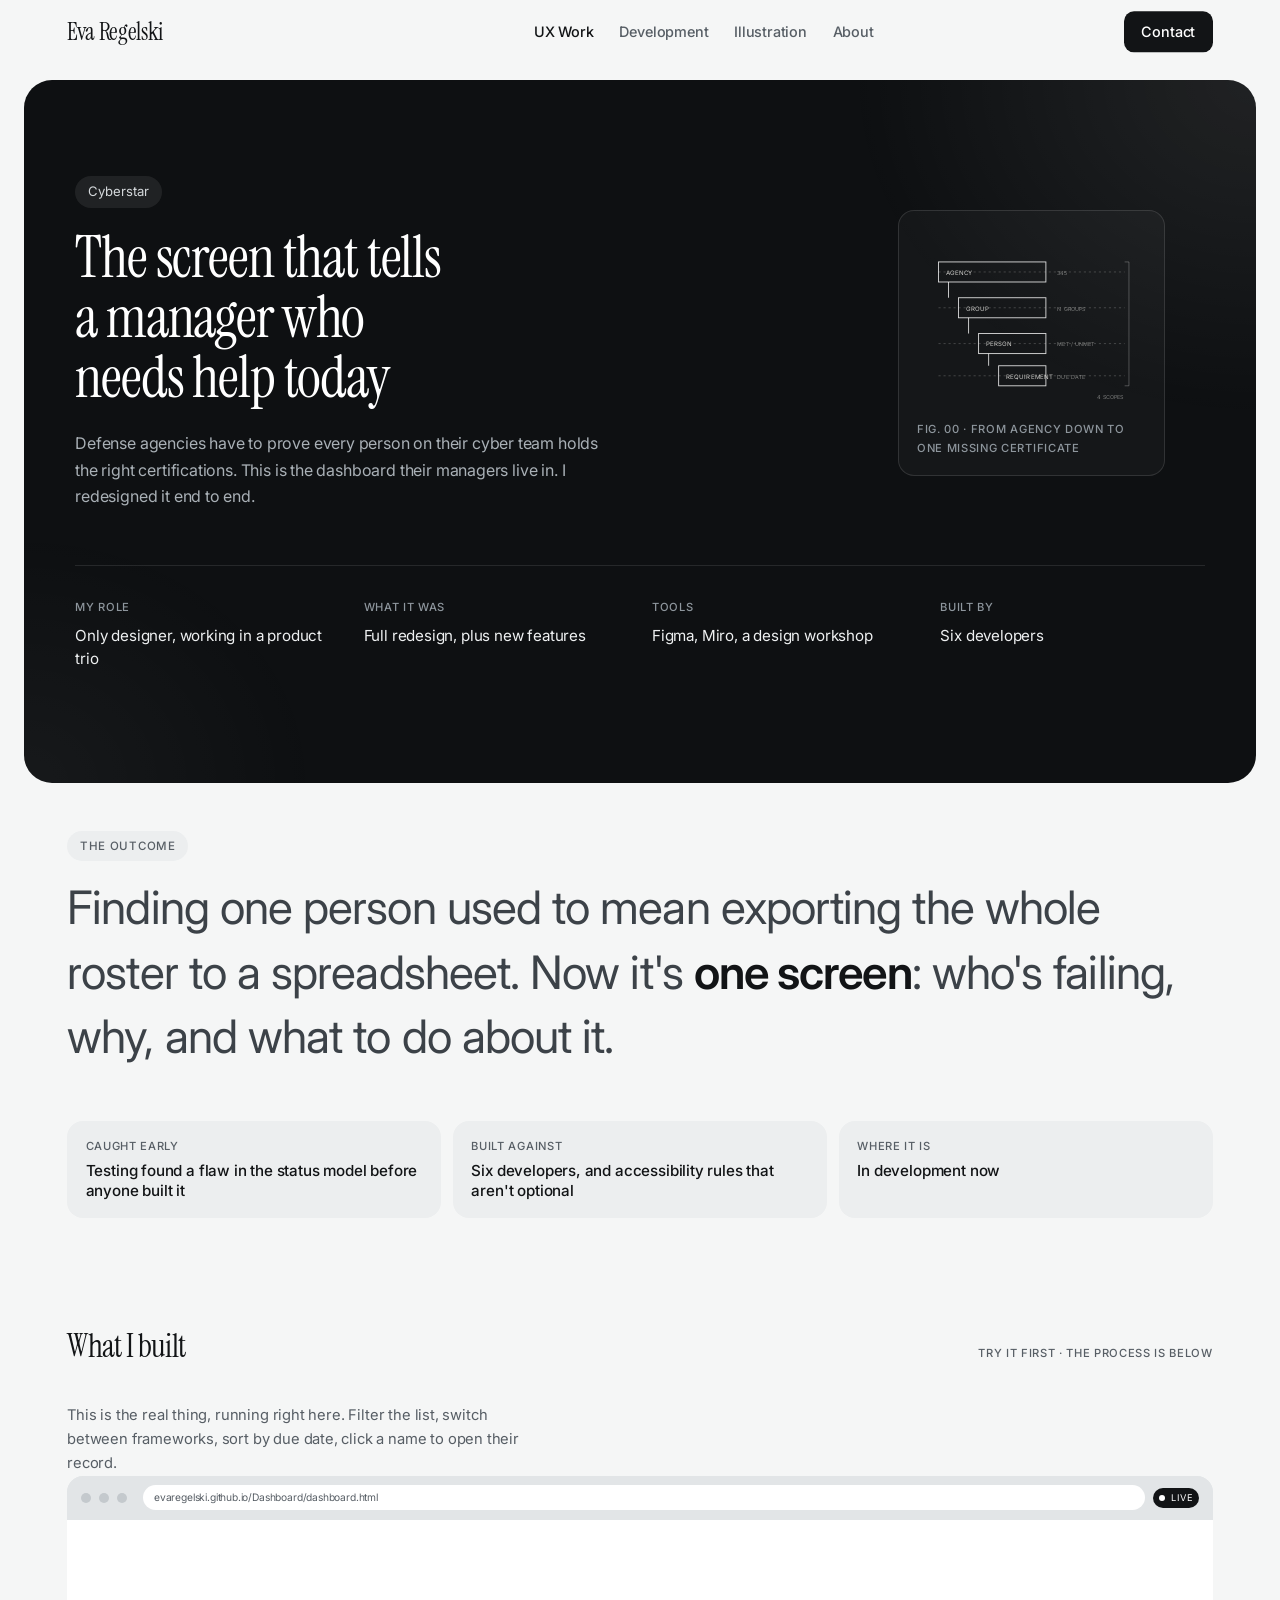
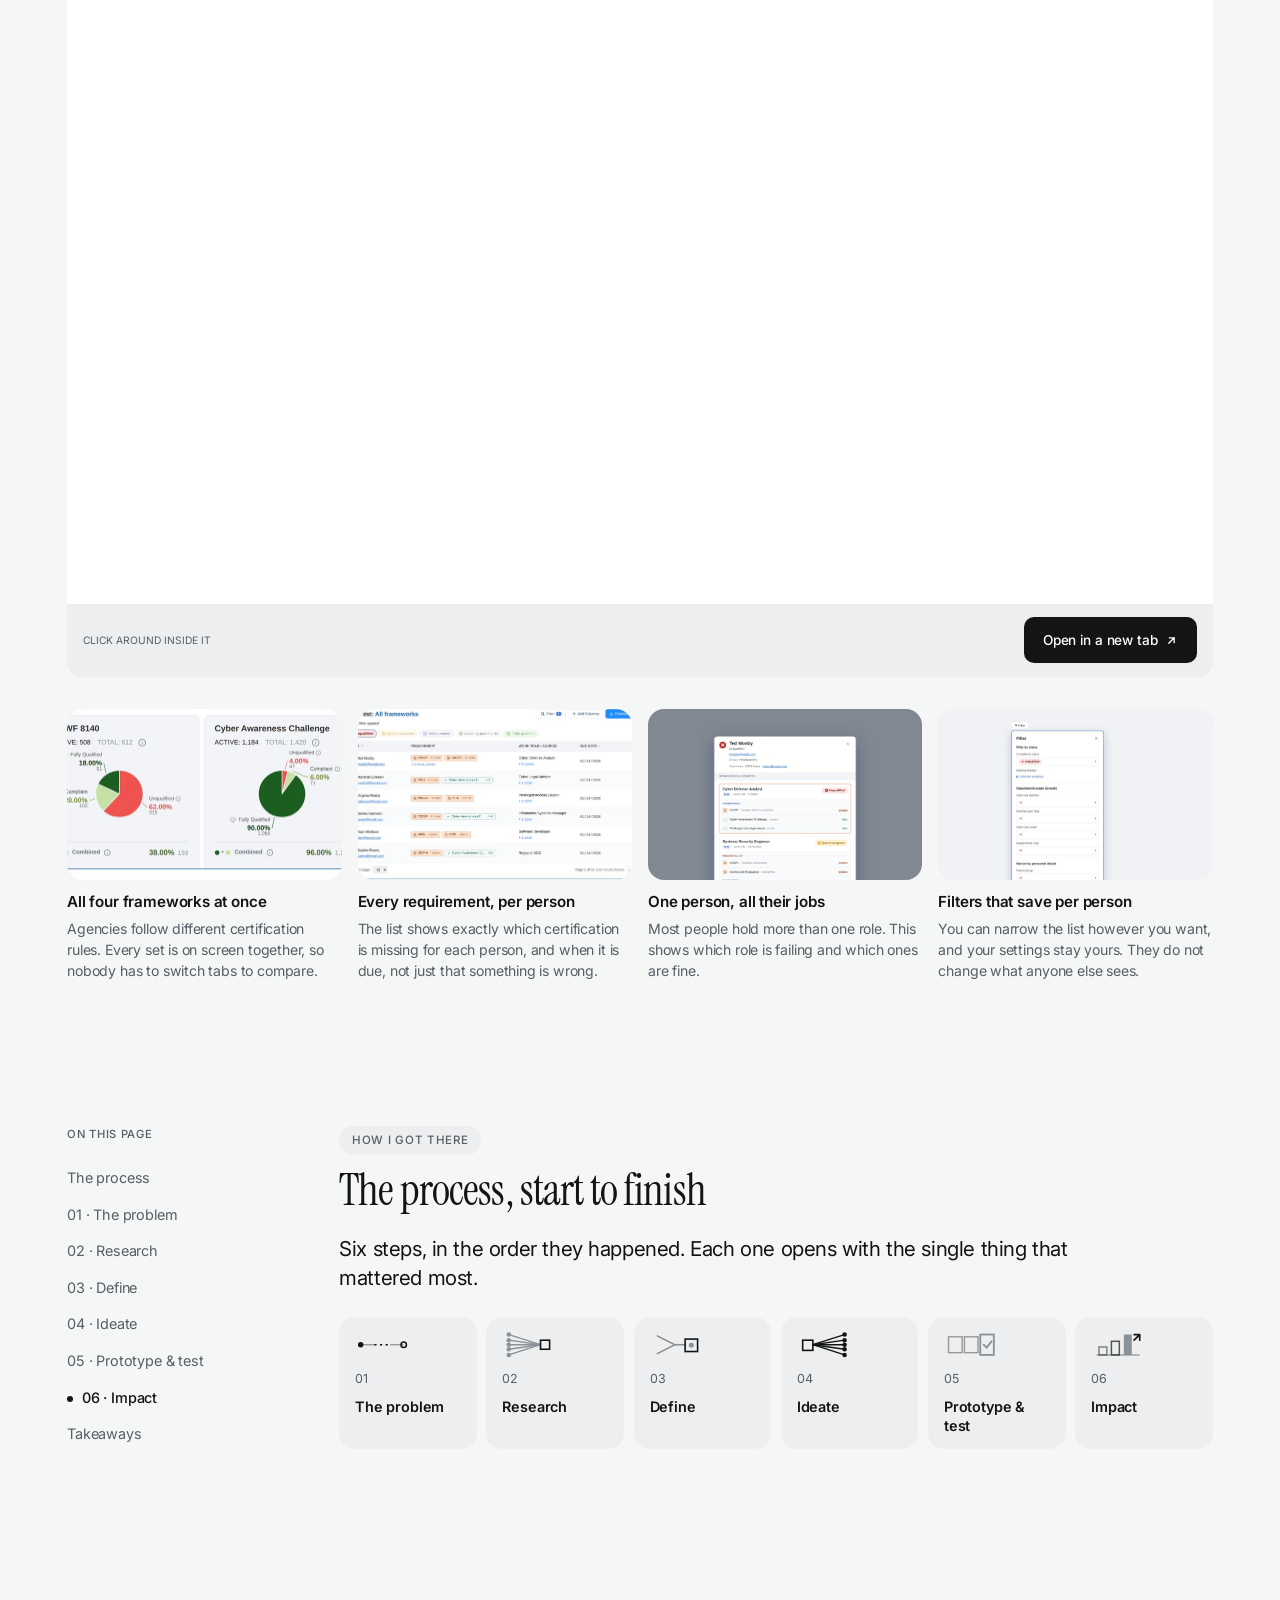
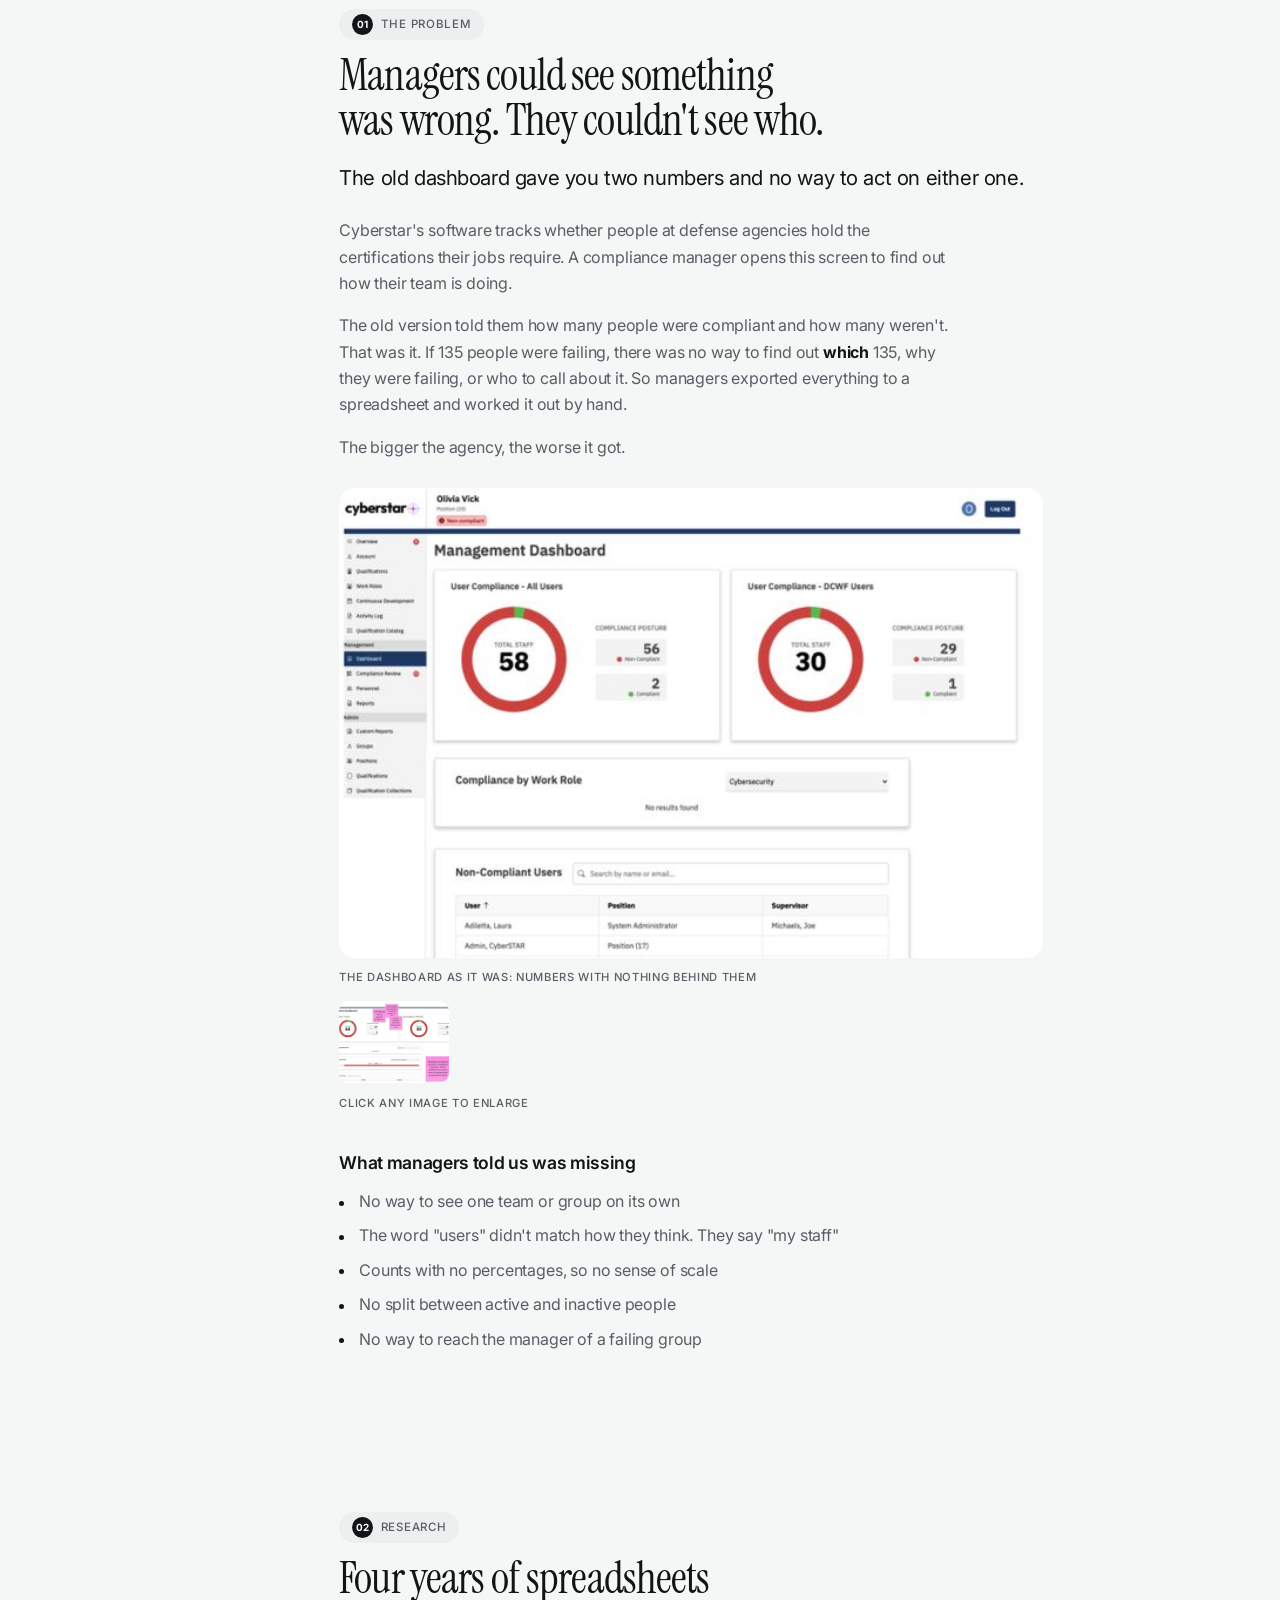
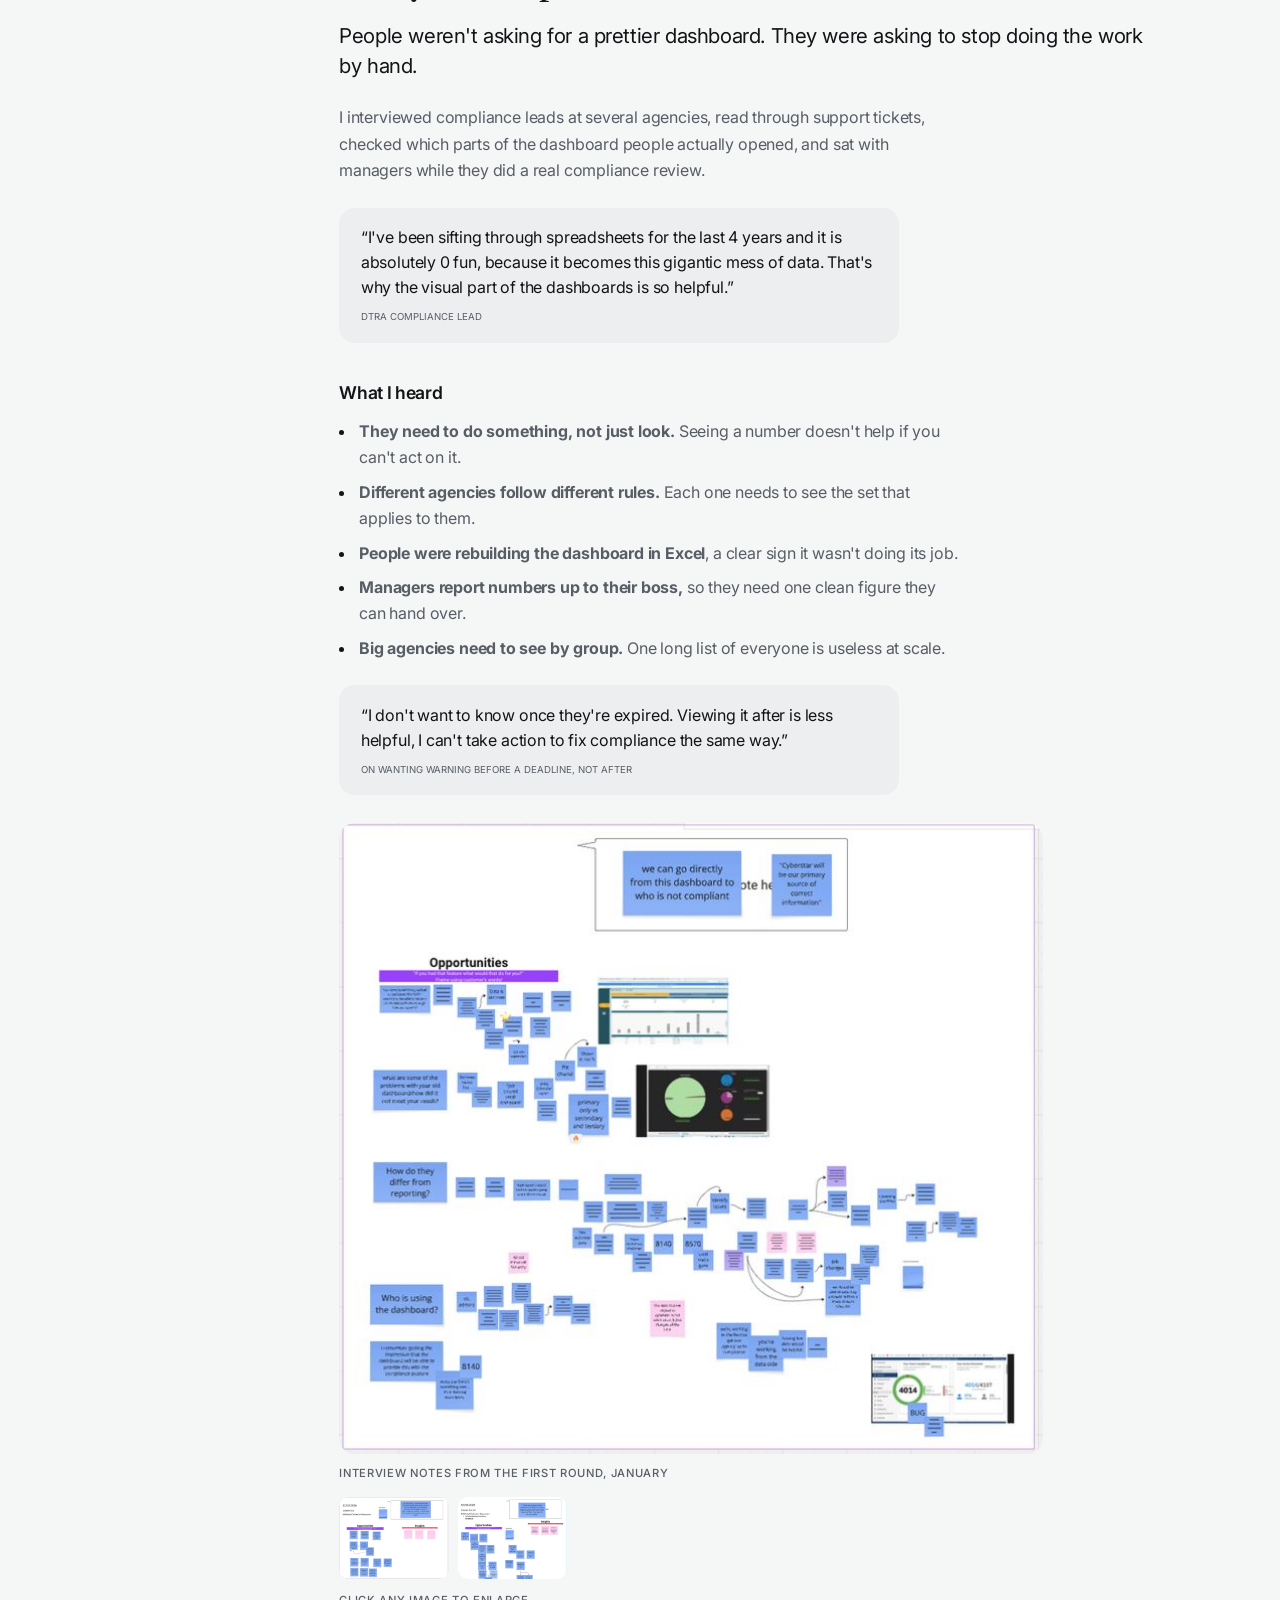
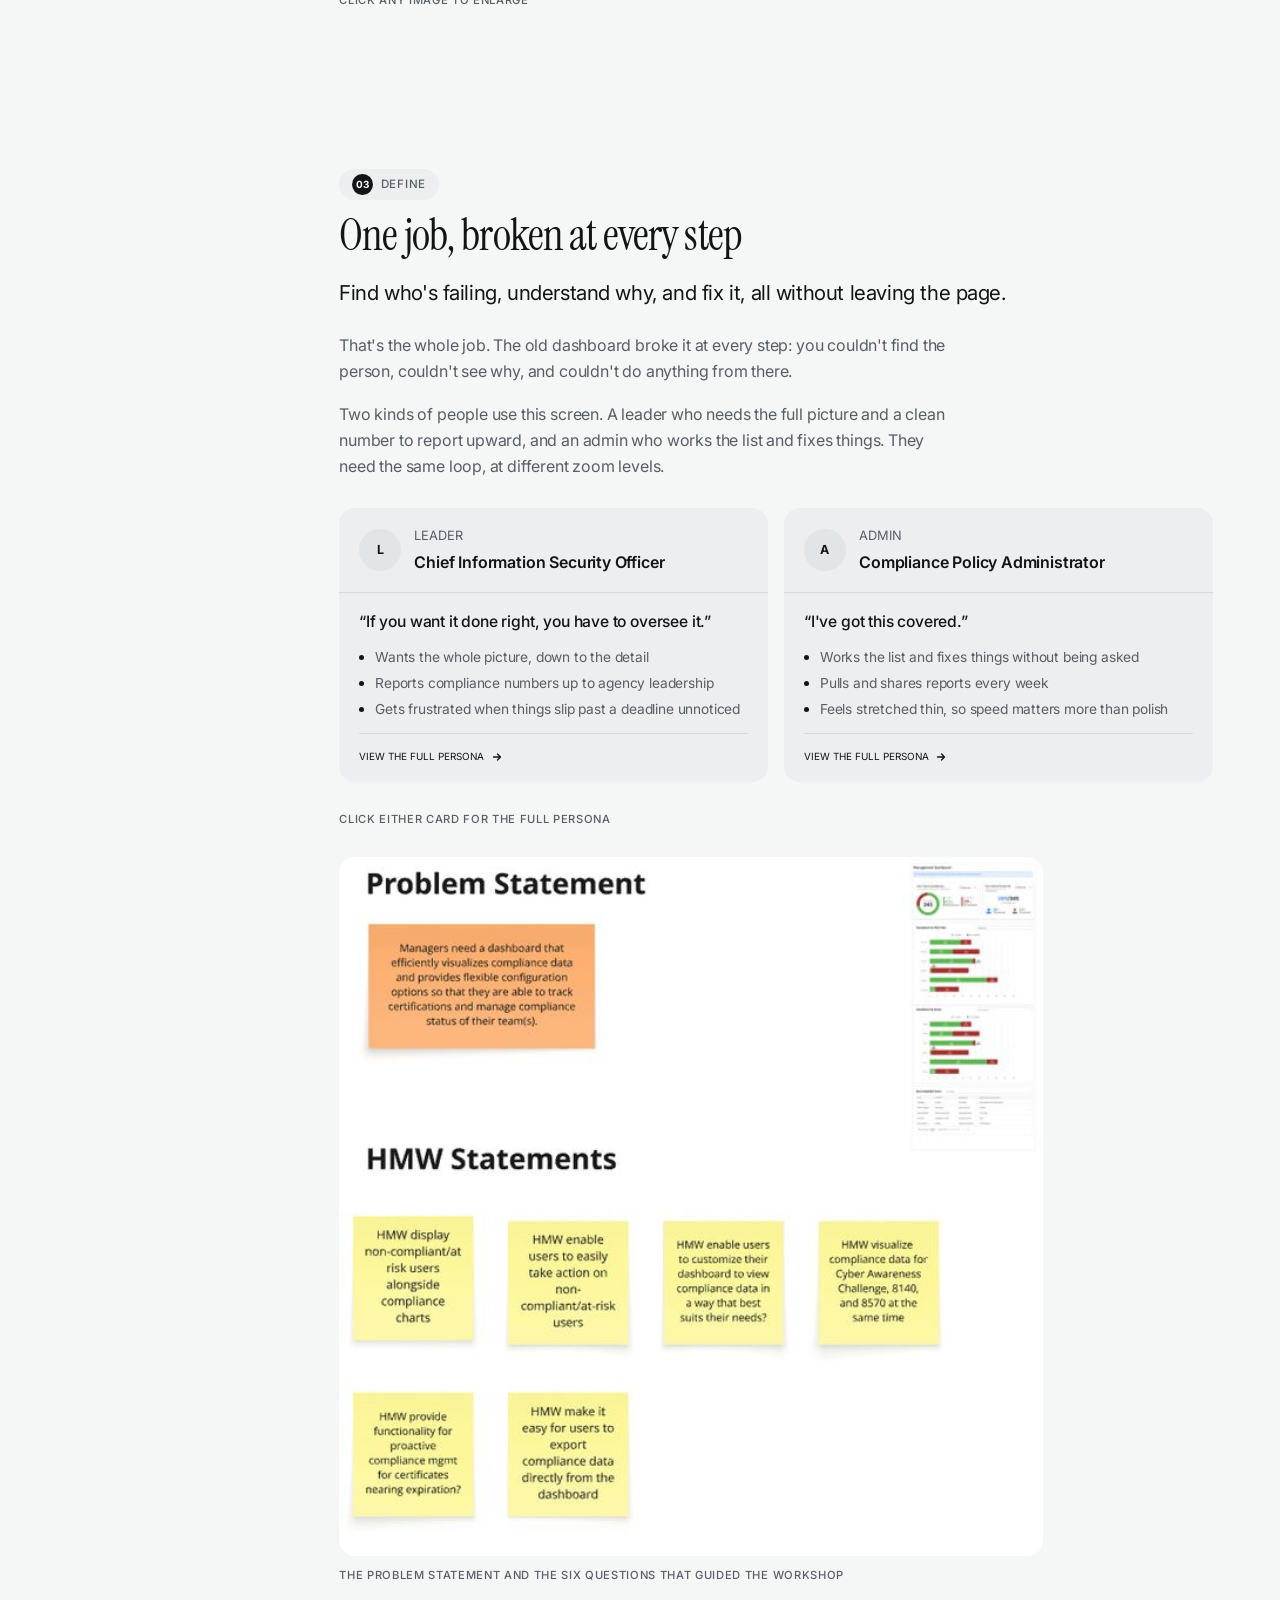
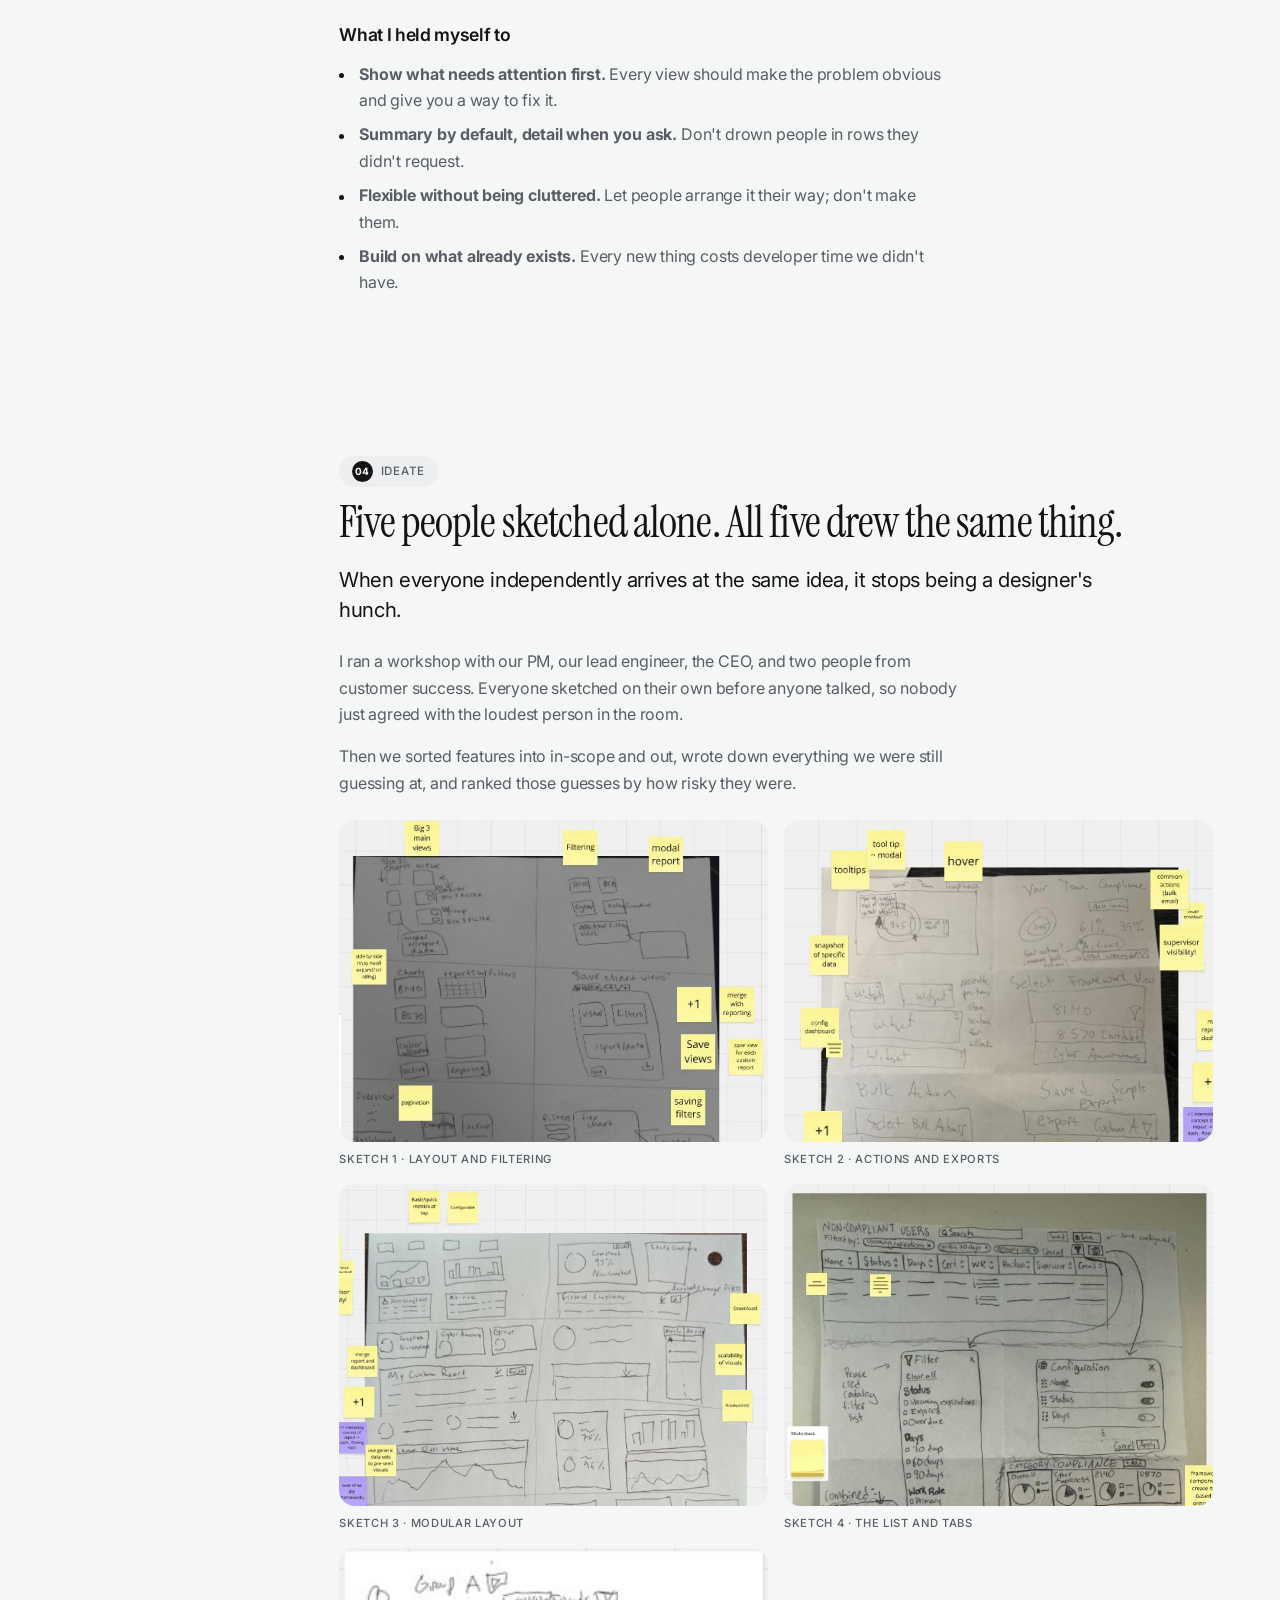
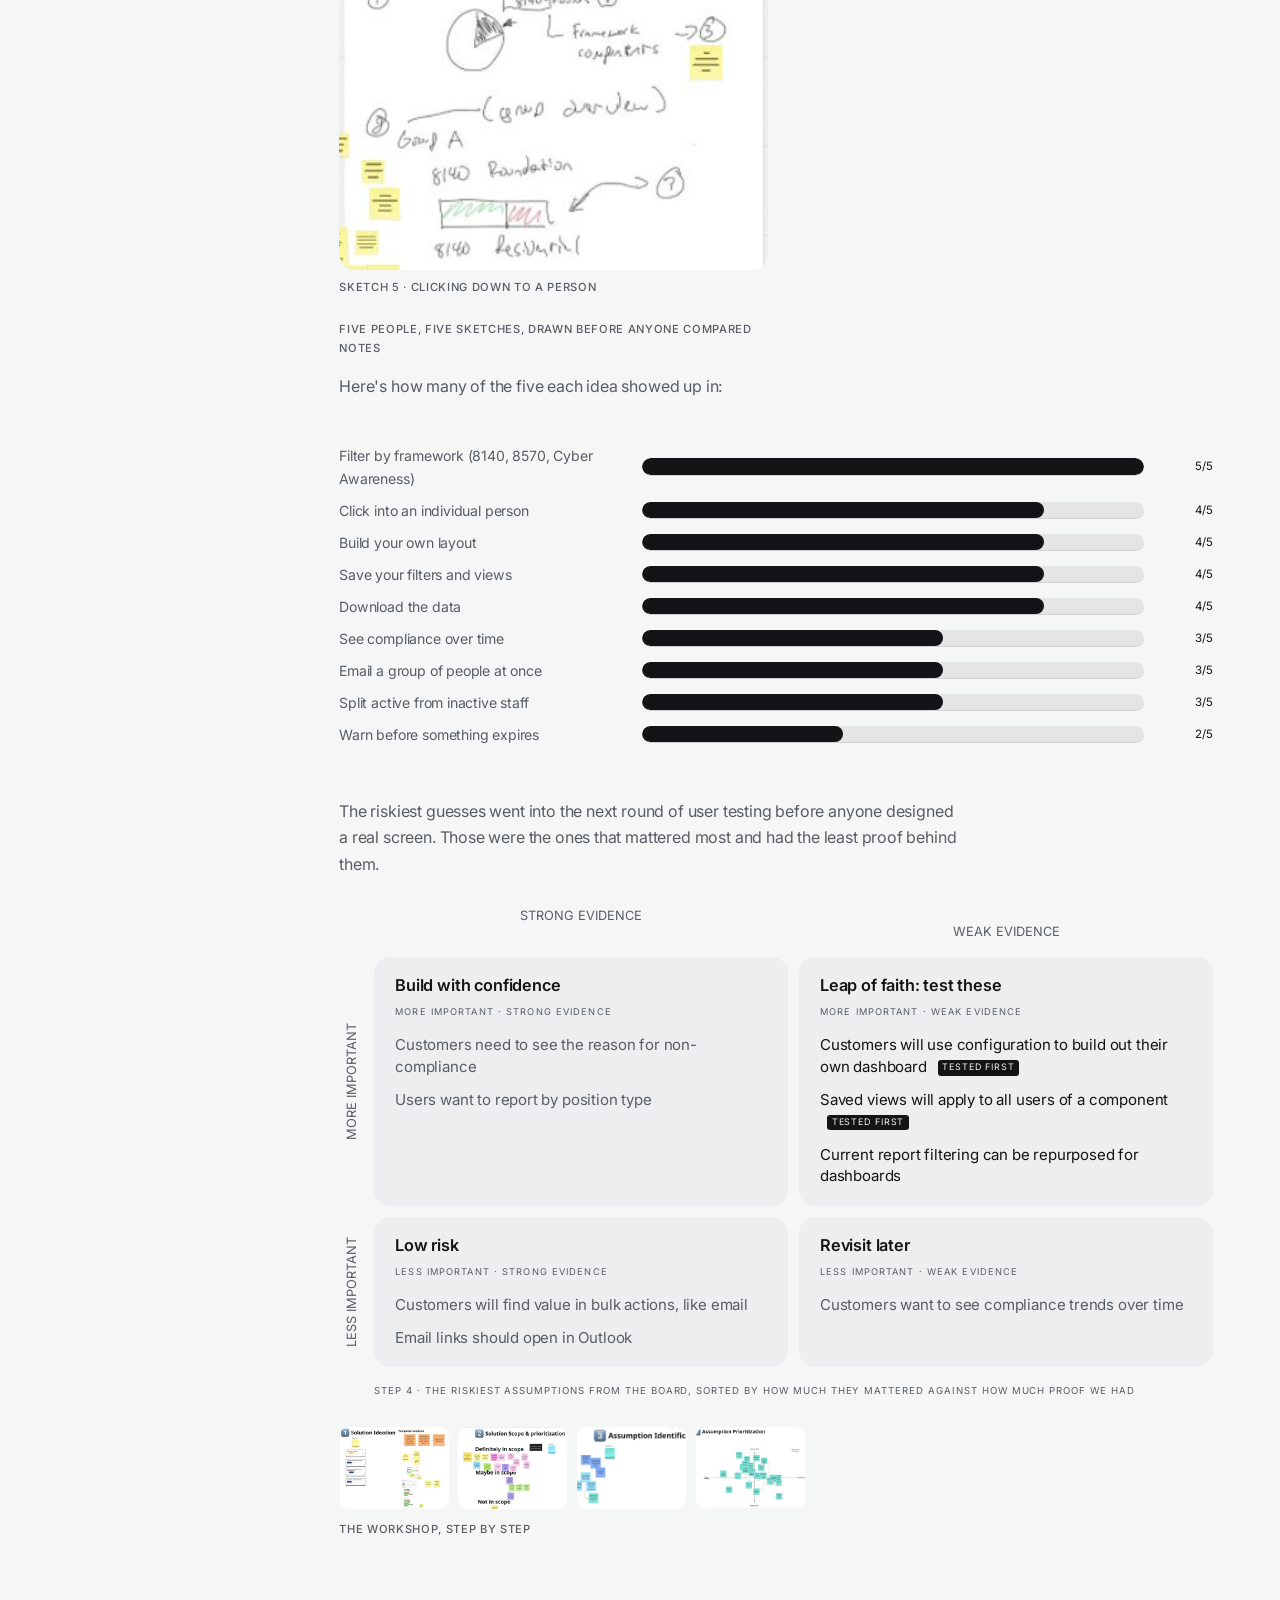
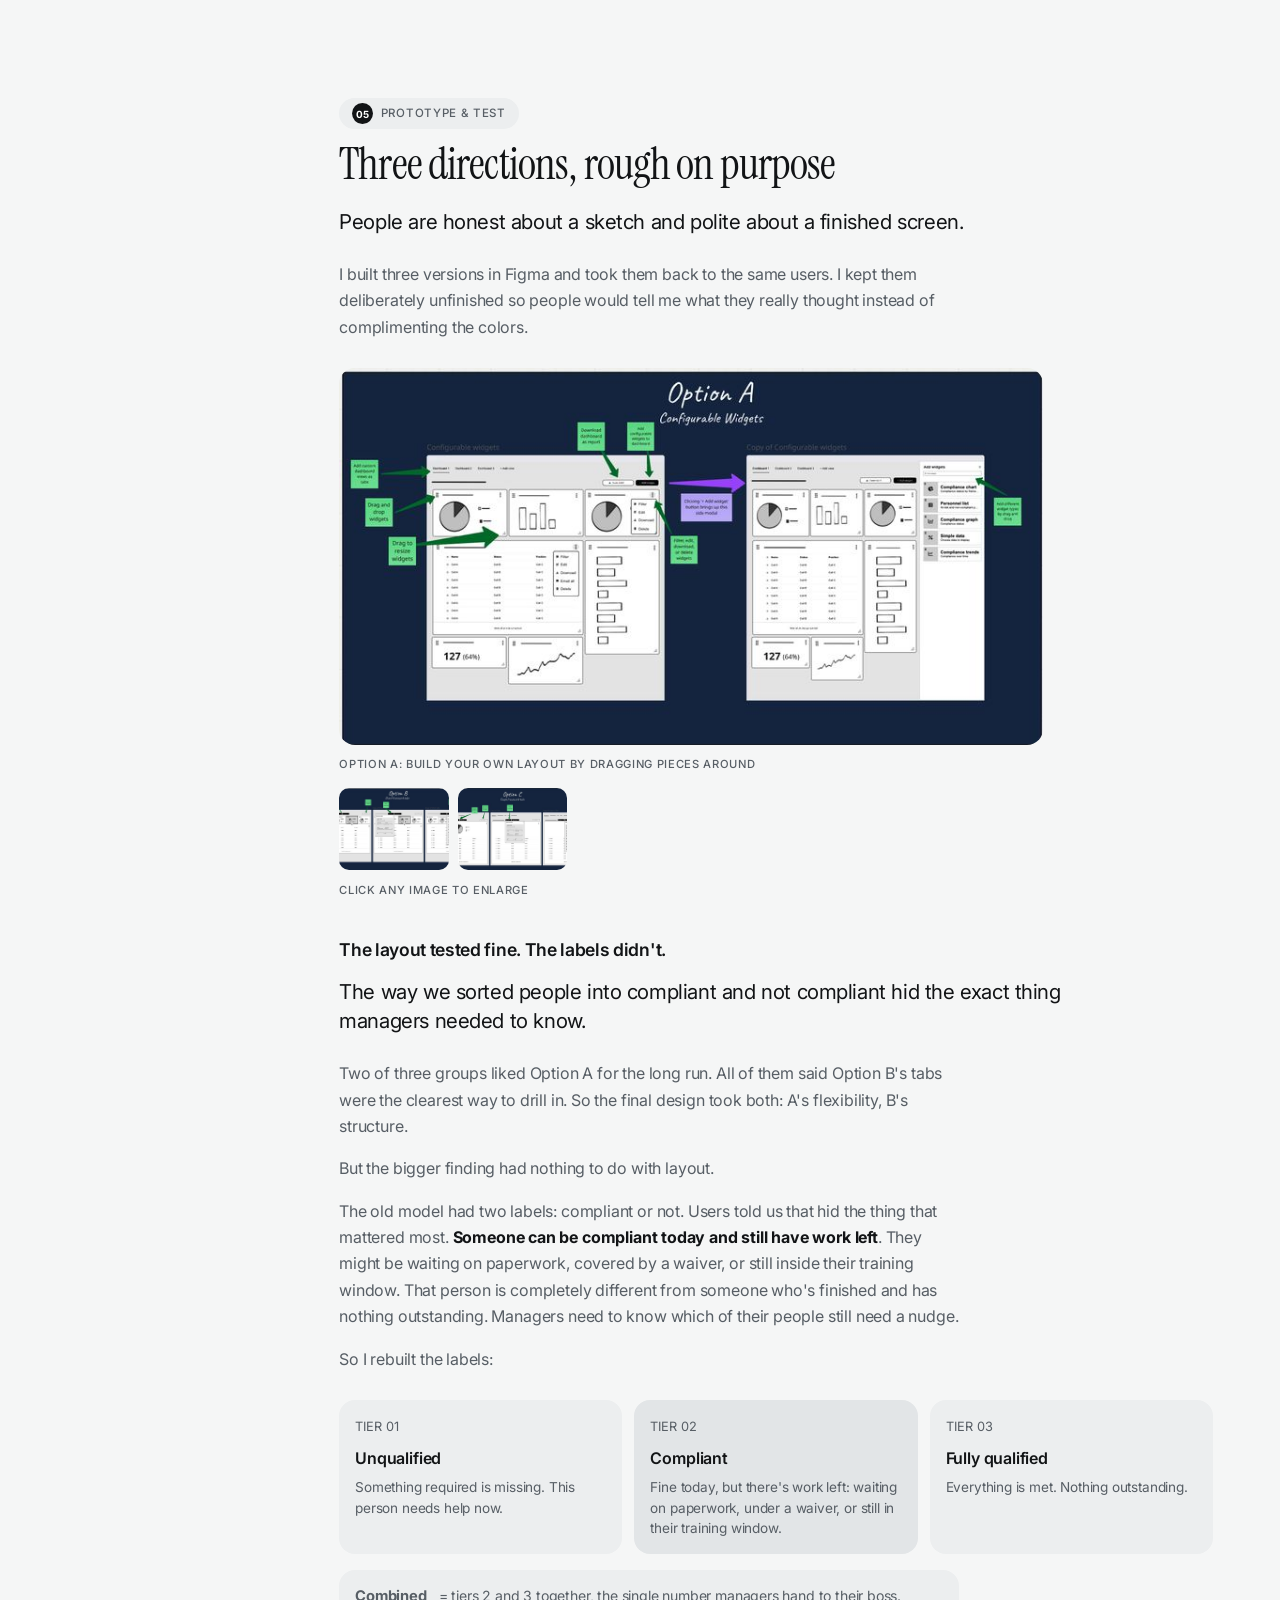
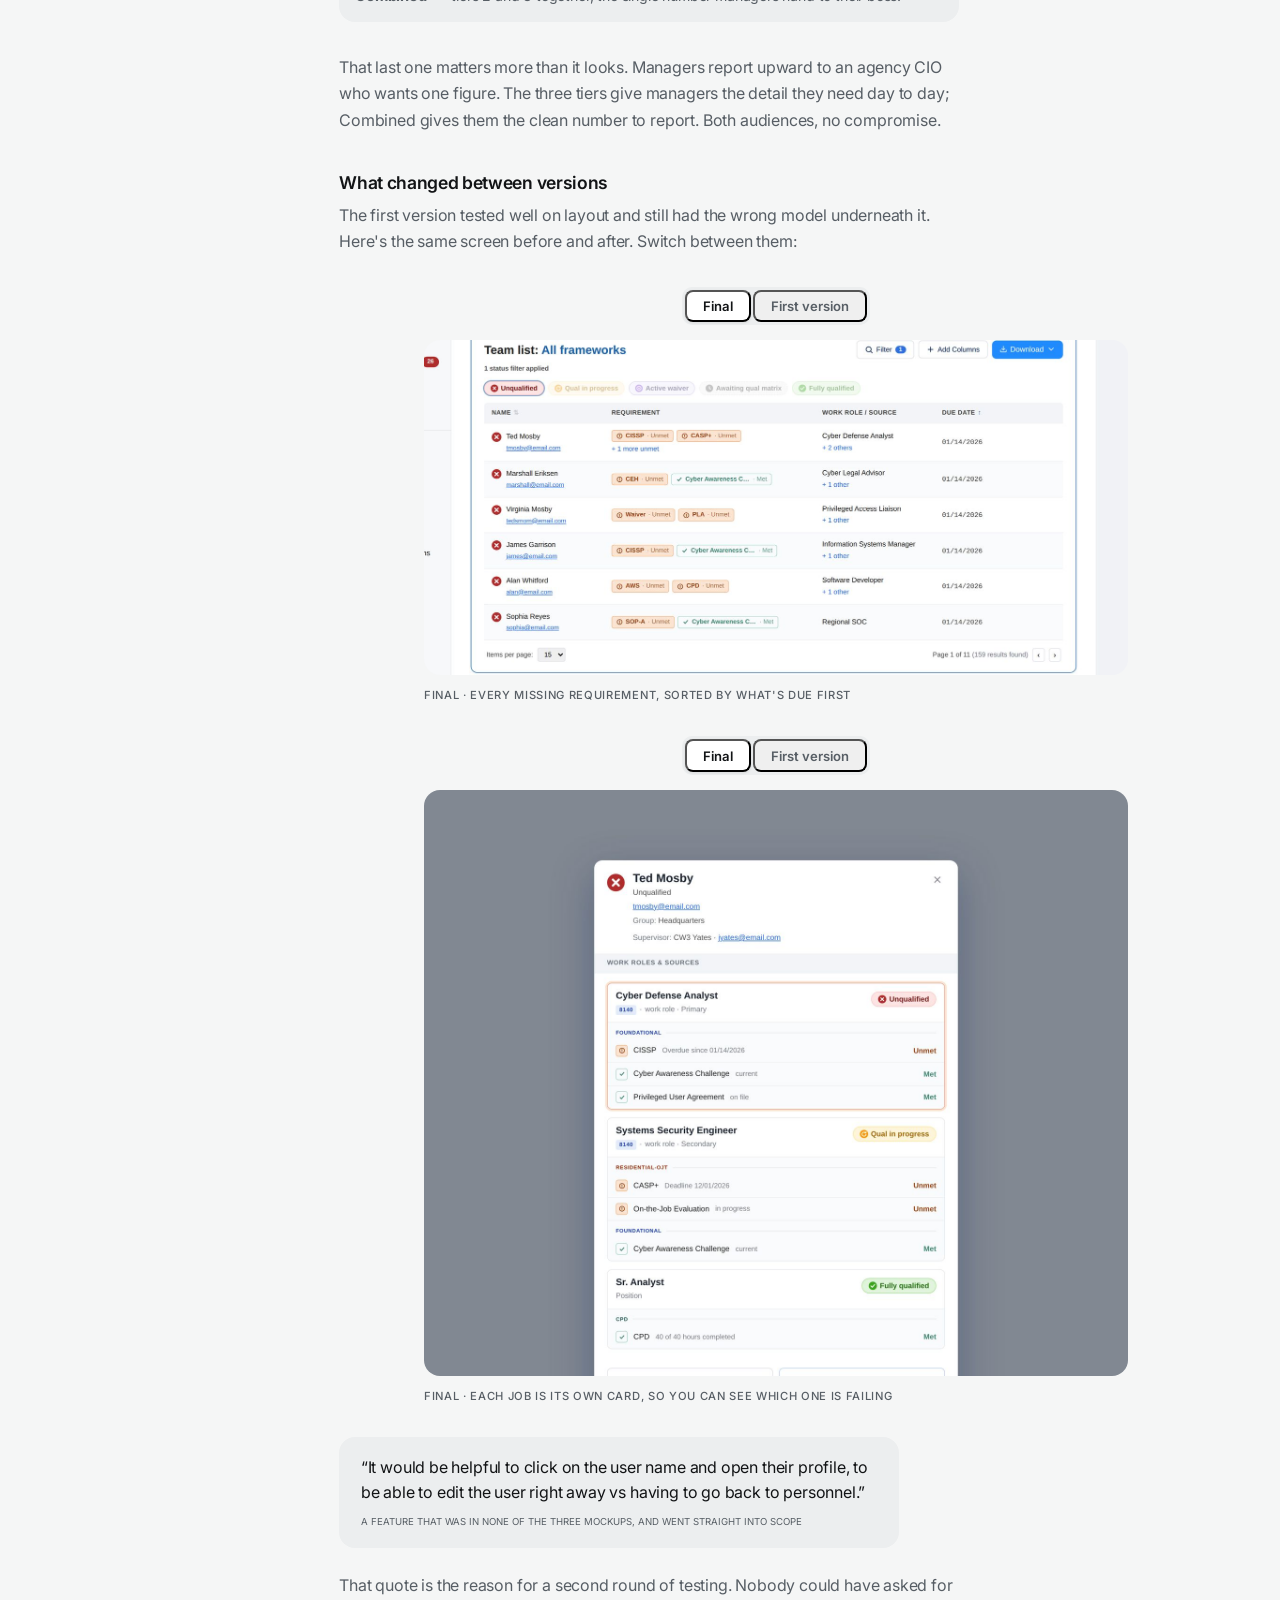
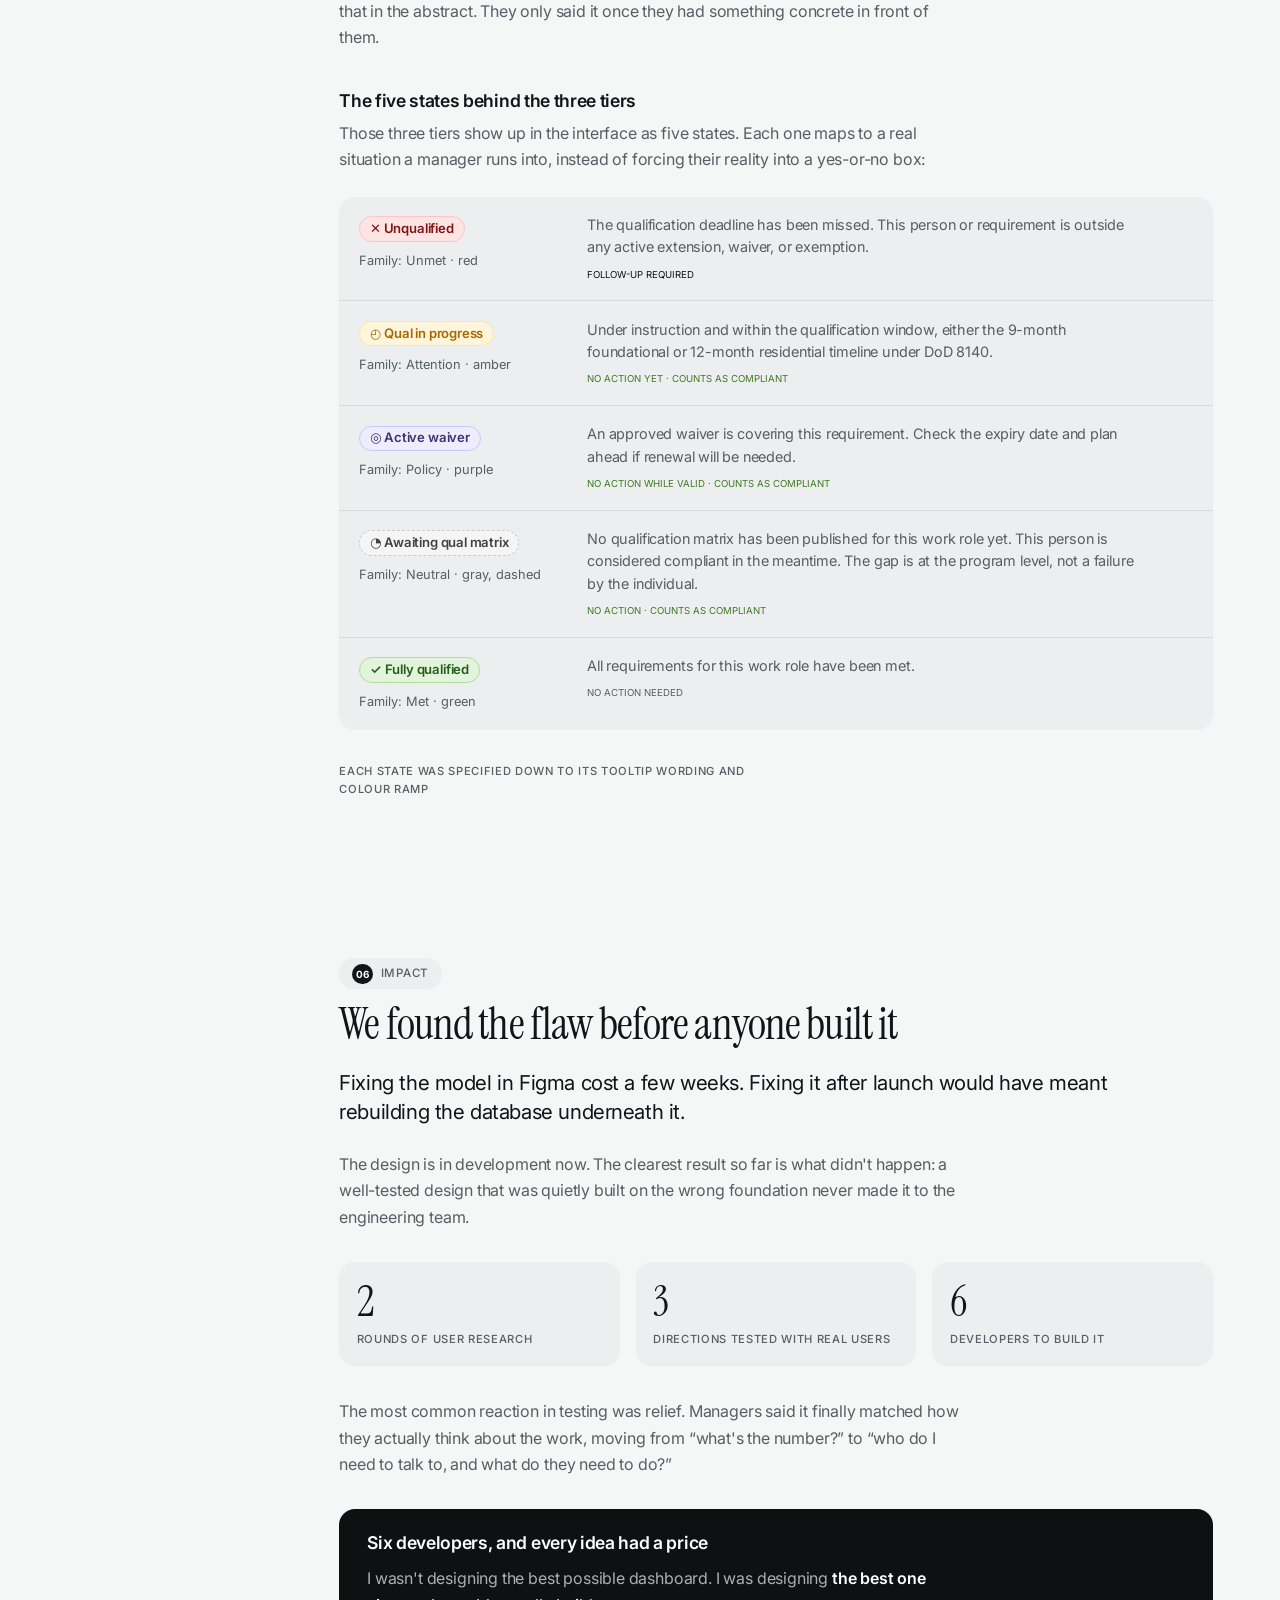
<file: work/cyberstar-dashboard/index.html>
<!DOCTYPE html>
<html lang="en">
<head>
<meta charset="utf-8">
<meta name="viewport" content="width=device-width, initial-scale=1">
<title>Management dashboard redesign · Eva Regelski</title>
<meta name="description" content="A compliance dashboard for defense agencies, redesigned so managers can see who needs help and fix it without leaving the page.">
<meta property="og:title" content="Management dashboard redesign · Eva Regelski">
<meta property="og:description" content="Managers could see something was wrong. They couldn't see who. Here's how I fixed that.">
<meta property="og:image" content="../../assets/dash-cover.jpg">
<link rel="icon" href="../../assets/logo-mark.png">
<link rel="preconnect" href="https://fonts.googleapis.com">
<link rel="preconnect" href="https://fonts.gstatic.com" crossorigin>
<link href="https://fonts.googleapis.com/css2?family=Instrument+Serif:ital@0;1&family=Inter:wght@400;500;600&display=swap" rel="stylesheet">
<link rel="stylesheet" href="../../styles/site.css">
<link rel="stylesheet" href="../../styles/theme.css">
</head>
<body>

<header class="site-bar"><div class="wrap bar__in">
  <a class="mark" href="../../index.html"><span class="e">E</span>va Regelski</a>
  <button class="navtoggle" type="button" aria-expanded="false" aria-controls="sitenav"><span></span><span class="visually-hidden">Menu</span></button>
  <nav id="sitenav" aria-label="Main"><ul><li><a href="../../work.html" aria-current="page">UX Work</a></li><li><a href="../../development.html">Development</a></li><li><a href="../../illustration.html">Illustration</a></li><li><a href="../../about.html">About</a></li><li><a href="../../index.html#contact">Contact</a></li></ul></nav>
</div></header>

<section class="hero">
  <div class="hero__wash" aria-hidden="true"></div>
  <div class="hero__wash hero__wash--b" aria-hidden="true"></div>
  <div class="wrap hero__in">
  <div class="hero__grid">
    <div>
      <p class="client">Cyberstar</p>
      <h1>The screen that tells a manager who needs help today</h1>
      <p class="sub">Defense agencies have to prove every person on their cyber team holds the right certifications. This is the dashboard their managers live in. I redesigned it end to end.</p>
    </div>
    <figure class="hero__mark">
<svg viewBox="0 0 320 240" role="img" aria-label="Diagram: progressive drill-down from agency to requirement">
  <g fill="none" stroke="rgba(247,246,242,.28)" stroke-width="1" stroke-dasharray="3 4">
    <line x1="30" y1="60" x2="290" y2="60"/><line x1="30" y1="110" x2="290" y2="110"/>
    <line x1="30" y1="160" x2="290" y2="160"/><line x1="30" y1="205" x2="290" y2="205"/>
  </g>
  <g fill="none" stroke="#b8f04a" stroke-width="1.25">
    <rect x="30" y="46" width="150" height="28"/>
    <rect x="58" y="96" width="122" height="28"/>
    <rect x="86" y="146" width="94" height="28"/>
  </g>
  <g fill="none" stroke="#ff48b1" stroke-width="1.25"><rect x="114" y="191" width="66" height="28"/></g>
  <g fill="none" stroke="#b8f04a" stroke-width="1.25">
    <path d="M44 74 L44 96"/><path d="M72 124 L72 146"/>
  </g>
  <g fill="none" stroke="#ff48b1" stroke-width="1.25"><path d="M100 174 L100 191"/></g>
  <g fill="rgba(247,246,242,.8)" font-family="'Space Mono',monospace" font-size="8.5" letter-spacing=".8">
    <text x="40" y="64">AGENCY</text><text x="68" y="114">GROUP</text>
    <text x="96" y="164">PERSON</text><text x="124" y="209">REQUIREMENT</text>
  </g>
  <g fill="rgba(247,246,242,.45)" font-family="'Space Mono',monospace" font-size="7.5" letter-spacing=".8">
    <text x="196" y="64">345</text><text x="196" y="114">N GROUPS</text>
    <text x="196" y="164">MET / UNMET</text><text x="196" y="209">DUE DATE</text>
  </g>
  <g fill="none" stroke="rgba(184,240,74,.45)" stroke-width="1"><path d="M290 46 L296 46 L296 219 L290 219"/></g>
  <text x="252" y="238" fill="rgba(247,246,242,.45)" font-family="'Space Mono',monospace" font-size="7.5">4 SCOPES</text>
</svg>
      <figcaption>FIG. 00 · FROM AGENCY DOWN TO ONE MISSING CERTIFICATE</figcaption>
    </figure>
  </div>
  <dl class="rail">
    <div><dt>MY ROLE</dt><dd>Only designer, working in a product trio</dd></div>
    <div><dt>WHAT IT WAS</dt><dd>Full redesign, plus new features</dd></div>
    <div><dt>TOOLS</dt><dd>Figma, Miro, a design workshop</dd></div>
    <div><dt>BUILT BY</dt><dd>Six developers</dd></div>
  </dl>
  </div>
  <div class="hero__edge" aria-hidden="true"></div>
</section>

<section class="impactband aurora aurora--soft"><div class="wrap impactband__in">
  <p class="impactband__label">THE OUTCOME</p>
  <p class="impactband__text">Finding one person used to mean exporting the whole roster to a spreadsheet. Now it's <strong>one screen</strong>: who's failing, why, and what to do about it.</p>
  <dl class="impactband__facts">
    <div><dt>CAUGHT EARLY</dt><dd>Testing found a flaw in the status model before anyone built it</dd></div>
    <div><dt>BUILT AGAINST</dt><dd>Six developers, and accessibility rules that aren't optional</dd></div>
    <div><dt>WHERE IT IS</dt><dd>In development now</dd></div>
  </dl>
</div></section>

<section class="showcase"><div class="wrap">
  <div class="showcase__head">
    <h2>What I built</h2>
    <span>TRY IT FIRST · THE PROCESS IS BELOW</span>
  </div>
  <p class="proto__hint">This is the real thing, running right here. Filter the list, switch between frameworks, sort by due date, click a name to open their record.</p>
  <div class="proto proto--lead">
    <div class="proto__bar"><i></i><i></i><i></i><span class="proto__url">evaregelski.github.io/Dashboard/dashboard.html</span><span class="proto__live">LIVE</span></div>
    <div class="proto__frame">
      <iframe src="https://evaregelski.github.io/Dashboard/dashboard.html" title="Management dashboard prototype, interactive"></iframe>
    </div>
    <div class="proto__foot">
      <span>CLICK AROUND INSIDE IT</span>
      <a class="btn-sm" href="https://evaregelski.github.io/Dashboard/dashboard.html" target="_blank" rel="noopener">Open in a new tab
        <svg width="13" height="13" viewBox="0 0 24 24" fill="none" stroke="currentColor" stroke-width="2.4" stroke-linecap="round" stroke-linejoin="round"><path d="M7 17L17 7M8 7h9v9"/></svg>
      </a>
    </div>
  </div>

  <div class="feat">
      <figure><div class="shell">
        <img class="zoomable" data-group="final" data-caption="All four frameworks at once. Agencies follow different certification rules. Every set is on screen together, so nobody has to switch tabs to compare." src="assets/v2-panels.jpg" alt="All four frameworks at once" loading="lazy">
      </div><figcaption><b>All four frameworks at once</b>Agencies follow different certification rules. Every set is on screen together, so nobody has to switch tabs to compare.</figcaption></figure>
      <figure><div class="shell">
        <img class="zoomable" data-group="final" data-caption="Every requirement, per person. The list shows exactly which certification is missing for each person, and when it is due, not just that something is wrong." src="assets/v2-table.jpg" alt="Every requirement, per person" loading="lazy">
      </div><figcaption><b>Every requirement, per person</b>The list shows exactly which certification is missing for each person, and when it is due, not just that something is wrong.</figcaption></figure>
      <figure><div class="shell">
        <img class="zoomable" data-group="final" data-caption="One person, all their jobs. Most people hold more than one role. This shows which role is failing and which ones are fine." src="assets/v2-modal.jpg" alt="One person, all their jobs" loading="lazy">
      </div><figcaption><b>One person, all their jobs</b>Most people hold more than one role. This shows which role is failing and which ones are fine.</figcaption></figure>
      <figure><div class="shell">
        <img class="zoomable" data-group="final" data-caption="Filters that save per person. You can narrow the list however you want, and your settings stay yours. They do not change what anyone else sees." src="assets/v2-filter.jpg" alt="Filters that save per person" loading="lazy">
      </div><figcaption><b>Filters that save per person</b>You can narrow the list however you want, and your settings stay yours. They do not change what anyone else sees.</figcaption></figure>
  </div>
</div></section>

<div class="wrap body">
  <aside class="toc">
    <p>ON THIS PAGE</p>
    <a href="#design" class="on">The process</a>
    <a href="#problem">01 · The problem</a>
    <a href="#research">02 · Research</a>
    <a href="#define">03 · Define</a>
    <a href="#ideate">04 · Ideate</a>
    <a href="#prototype">05 · Prototype & test</a>
    <a href="#impact">06 · Impact</a>
    <a href="#takeaways">Takeaways</a>
  </aside>
  <div>
    <section class="sec" id="design" style="border:0;padding-top:0;margin-top:0">
      <p class="sec__step">HOW I GOT THERE</p>
      <h2>The process, start to finish</h2>
      <p class="sec__lead">Six steps, in the order they happened. Each one opens with the single thing that mattered most.</p>
      <nav class="stepper" aria-label="Process steps">
        <a href="#problem"><span class="g"><svg viewBox="0 0 48 26" aria-hidden="true"><g fill="none" stroke="currentColor" stroke-width="1.2" opacity=".4"><path d="M5 13h12"/><path d="M31 13h12"/></g><g fill="none" stroke="#ff48b1" stroke-width="1.3" stroke-dasharray="2 3"><path d="M17 13h14"/></g><circle cx="5" cy="13" r="2.4" fill="currentColor"/><circle cx="43" cy="13" r="2.4" fill="none" stroke="#ff48b1" stroke-width="1.4"/></svg></span><span class="n">01</span><span class="t">The problem</span></a>
        <a href="#research"><span class="g"><svg viewBox="0 0 48 26" aria-hidden="true"><g fill="none" stroke="#b8f04a" stroke-width="1.2"><path d="M6 4 L34 13"/><path d="M6 9 L34 13"/><path d="M6 13 L34 13"/><path d="M6 17 L34 13"/><path d="M6 22 L34 13"/></g><g fill="#b8f04a"><circle cx="6" cy="4" r="2"/><circle cx="6" cy="9" r="2"/><circle cx="6" cy="13" r="2"/><circle cx="6" cy="17" r="2"/><circle cx="6" cy="22" r="2"/></g><rect x="34" y="9" width="8" height="8" fill="none" stroke="currentColor" stroke-width="1.4"/></svg></span><span class="n">02</span><span class="t">Research</span></a>
        <a href="#define"><span class="g"><svg viewBox="0 0 48 26" aria-hidden="true"><g fill="none" stroke="currentColor" stroke-width="1.3" opacity=".45"><path d="M6 5 L22 13 L6 21"/></g><g fill="none" stroke="#b8f04a" stroke-width="1.4"><path d="M22 13h9"/></g><rect x="31" y="8" width="11" height="11" fill="none" stroke="currentColor" stroke-width="1.4"/><circle cx="36.5" cy="13.5" r="2.2" fill="#b8f04a"/></svg></span><span class="n">03</span><span class="t">Define</span></a>
        <a href="#ideate"><span class="g"><svg viewBox="0 0 48 26" aria-hidden="true"><rect x="5" y="9" width="9" height="9" fill="none" stroke="currentColor" stroke-width="1.4"/><g fill="none" stroke="#ff48b1" stroke-width="1.2"><path d="M14 13 L42 4"/><path d="M14 13 L42 9"/><path d="M14 13 L42 13"/><path d="M14 13 L42 17"/><path d="M14 13 L42 22"/></g><g fill="#ff48b1"><circle cx="42" cy="4" r="2"/><circle cx="42" cy="9" r="2"/><circle cx="42" cy="13" r="2"/><circle cx="42" cy="17" r="2"/><circle cx="42" cy="22" r="2"/></g></svg></span><span class="n">04</span><span class="t">Ideate</span></a>
        <a href="#prototype"><span class="g"><svg viewBox="0 0 48 26" aria-hidden="true"><rect x="4" y="6" width="12" height="14" fill="none" stroke="currentColor" stroke-width="1.2" opacity=".4"/><rect x="18" y="6" width="12" height="14" fill="none" stroke="currentColor" stroke-width="1.2" opacity=".4"/><rect x="32" y="4" width="12" height="18" fill="none" stroke="#b8f04a" stroke-width="1.6"/><path d="M35 13 l2.6 2.6 L42 10" fill="none" stroke="#b8f04a" stroke-width="1.6" stroke-linecap="round" stroke-linejoin="round"/></svg></span><span class="n">05</span><span class="t">Prototype &amp; test</span></a>
        <a href="#impact"><span class="g"><svg viewBox="0 0 48 26" aria-hidden="true"><g fill="none" stroke="currentColor" stroke-width="1.3" opacity=".35"><path d="M5 22h38"/></g><rect x="7" y="15" width="7" height="7" fill="none" stroke="currentColor" stroke-width="1.3" opacity=".5"/><rect x="18" y="10" width="7" height="12" fill="none" stroke="currentColor" stroke-width="1.3" opacity=".7"/><rect x="29" y="4" width="7" height="18" fill="#b8f04a" stroke="none"/><path d="M38 9 L43 4 M43 4 v5 M43 4 h-5" fill="none" stroke="#ff48b1" stroke-width="1.5" stroke-linecap="round"/></svg></span><span class="n">06</span><span class="t">Impact</span></a>
      </nav>
    </section>

<section class="sec" id="problem">
  <p class="sec__step"><b>01</b> THE PROBLEM</p>
  <h2>Managers could see something was wrong. They couldn't see who.</h2>
  <p class="sec__lead">The old dashboard gave you two numbers and no way to act on either one.</p>
  <p>Cyberstar's software tracks whether people at defense agencies hold the certifications their jobs require. A compliance manager opens this screen to find out how their team is doing.</p>
  <p>The old version told them how many people were compliant and how many weren't. That was it. If 135 people were failing, there was no way to find out <strong>which</strong> 135, why they were failing, or who to call about it. So managers exported everything to a spreadsheet and worked it out by hand.</p>
  <p>The bigger the agency, the worse it got.</p>
  <div class="shots">
    <figure class="shots__main"><div class="shell">
      <img class="zoomable" data-group="problem" data-caption="The dashboard as it was: numbers with nothing behind them" src="assets/before.jpg" alt="The dashboard as it was: numbers with nothing behind them" loading="lazy">
    </div><figcaption>The dashboard as it was: numbers with nothing behind them</figcaption></figure>
    <div class="shots__strip"><figure><img class="zoomable" data-group="problem" data-caption="Feedback captured live on the old dashboard with compliance managers" src="assets/before-annotated.jpg" alt="Feedback captured live on the old dashboard with compliance managers" loading="lazy"></figure></div>
    <p class="shots__note">CLICK ANY IMAGE TO ENLARGE</p>
  </div>
  <h3>What managers told us was missing</h3>
  <ul class="bul">
    <li>No way to see one team or group on its own</li>
    <li>The word "users" didn't match how they think. They say "my staff"</li>
    <li>Counts with no percentages, so no sense of scale</li>
    <li>No split between active and inactive people</li>
    <li>No way to reach the manager of a failing group</li>
  </ul>
</section>

<section class="sec" id="research">
  <p class="sec__step"><b>02</b> RESEARCH</p>
  <h2>Four years of spreadsheets</h2>
  <p class="sec__lead">People weren't asking for a prettier dashboard. They were asking to stop doing the work by hand.</p>
  <p>I interviewed compliance leads at several agencies, read through support tickets, checked which parts of the dashboard people actually opened, and sat with managers while they did a real compliance review.</p>
  <figure class="said"><p>“I&#39;ve been sifting through spreadsheets for the last 4 years and it is absolutely 0 fun, because it becomes this gigantic mess of data. That&#39;s why the visual part of the dashboards is so helpful.”</p><cite>DTRA COMPLIANCE LEAD</cite></figure>
  <h3>What I heard</h3>
  <ul class="bul">
    <li><strong>They need to do something, not just look.</strong> Seeing a number doesn't help if you can't act on it.</li>
    <li><strong>Different agencies follow different rules.</strong> Each one needs to see the set that applies to them.</li>
    <li><strong>People were rebuilding the dashboard in Excel</strong>, a clear sign it wasn't doing its job.</li>
    <li><strong>Managers report numbers up to their boss,</strong> so they need one clean figure they can hand over.</li>
    <li><strong>Big agencies need to see by group.</strong> One long list of everyone is useless at scale.</li>
  </ul>
  <figure class="said"><p>“I don&#39;t want to know once they&#39;re expired. Viewing it after is less helpful, I can&#39;t take action to fix compliance the same way.”</p><cite>ON WANTING WARNING BEFORE A DEADLINE, NOT AFTER</cite></figure>
  <div class="shots">
    <figure class="shots__main"><div class="shell">
      <img class="zoomable" data-group="research" data-caption="Interview notes from the first round, January" src="assets/r1-board1.jpg" alt="Interview notes from the first round, January" loading="lazy">
    </div><figcaption>Interview notes from the first round, January</figcaption></figure>
    <div class="shots__strip"><figure><img class="zoomable" data-group="research" data-caption="Follow-up session, February" src="assets/r1-board2.jpg" alt="Follow-up session, February" loading="lazy"></figure><figure><img class="zoomable" data-group="research" data-caption="Second round, testing the mockups in March" src="assets/r2-board.jpg" alt="Second round, testing the mockups in March" loading="lazy"></figure></div>
    <p class="shots__note">CLICK ANY IMAGE TO ENLARGE</p>
  </div>
</section>

<section class="sec" id="define">
  <p class="sec__step"><b>03</b> DEFINE</p>
  <h2>One job, broken at every step</h2>
  <p class="sec__lead">Find who's failing, understand why, and fix it, all without leaving the page.</p>
  <p>That's the whole job. The old dashboard broke it at every step: you couldn't find the person, couldn't see why, and couldn't do anything from there.</p>
  <p>Two kinds of people use this screen. A leader who needs the full picture and a clean number to report upward, and an admin who works the list and fixes things. They need the same loop, at different zoom levels.</p>
  <div class="personas">
    <div class="pcard pcard--leader" role="button" tabindex="0" aria-label="View the full persona sheet for the leader" data-modal="#pm-leader">
      <span class="pcard__top">
        <span class="pcard__avatar">L</span>
        <span><span class="pcard__role">LEADER</span><span class="pcard__name">Chief Information Security Officer</span></span>
      </span>
      <span class="pcard__body">
        <p class="pcard__quote">“If you want it done right, you have to oversee it.”</p>
        <ul class="pcard__needs">
          <li>Wants the whole picture, down to the detail</li>
          <li>Reports compliance numbers up to agency leadership</li>
          <li>Gets frustrated when things slip past a deadline unnoticed</li>
        </ul>
        <span class="pcard__open">VIEW THE FULL PERSONA
          <svg width="12" height="12" viewBox="0 0 24 24" fill="none" stroke="currentColor" stroke-width="2.6" stroke-linecap="round" stroke-linejoin="round"><path d="M5 12h14M13 6l6 6-6 6"/></svg>
        </span>
      </span>
    </div>

    <div class="pcard pcard--admin" role="button" tabindex="0" aria-label="View the full persona sheet for the admin" data-modal="#pm-admin">
      <span class="pcard__top">
        <span class="pcard__avatar">A</span>
        <span><span class="pcard__role">ADMIN</span><span class="pcard__name">Compliance Policy Administrator</span></span>
      </span>
      <span class="pcard__body">
        <p class="pcard__quote">“I've got this covered.”</p>
        <ul class="pcard__needs">
          <li>Works the list and fixes things without being asked</li>
          <li>Pulls and shares reports every week</li>
          <li>Feels stretched thin, so speed matters more than polish</li>
        </ul>
        <span class="pcard__open">VIEW THE FULL PERSONA
          <svg width="12" height="12" viewBox="0 0 24 24" fill="none" stroke="currentColor" stroke-width="2.6" stroke-linecap="round" stroke-linejoin="round"><path d="M5 12h14M13 6l6 6-6 6"/></svg>
        </span>
      </span>
    </div>
  </div>
  <p class="shots__note">CLICK EITHER CARD FOR THE FULL PERSONA</p>
  <div class="shots">
    <figure class="shots__main"><div class="shell">
      <img class="zoomable" data-group="define" data-caption="The problem statement and the six questions that guided the workshop" src="assets/hmw.jpg" alt="The problem statement and the six questions that guided the workshop" loading="lazy">
    </div><figcaption>The problem statement and the six questions that guided the workshop</figcaption></figure>
  </div>
  <h3>What I held myself to</h3>
  <ul class="bul">
    <li><strong>Show what needs attention first.</strong> Every view should make the problem obvious and give you a way to fix it.</li>
    <li><strong>Summary by default, detail when you ask.</strong> Don't drown people in rows they didn't request.</li>
    <li><strong>Flexible without being cluttered.</strong> Let people arrange it their way; don't make them.</li>
    <li><strong>Build on what already exists.</strong> Every new thing costs developer time we didn't have.</li>
  </ul>
</section>

<section class="sec" id="ideate">
  <p class="sec__step"><b>04</b> IDEATE</p>
  <h2>Five people sketched alone. All five drew the same thing.</h2>
  <p class="sec__lead">When everyone independently arrives at the same idea, it stops being a designer's hunch.</p>
  <p>I ran a workshop with our PM, our lead engineer, the CEO, and two people from customer success. Everyone sketched on their own before anyone talked, so nobody just agreed with the loudest person in the room.</p>
  <p>Then we sorted features into in-scope and out, wrote down everything we were still guessing at, and ranked those guesses by how risky they were.</p>
  <div class="sketch-grid">
    <figure><div class="shell"><img class="zoomable" data-group="ideate" data-caption="Sketch 1: layout and filtering by framework" src="assets/sk1.jpg" alt="Sketch 1" loading="lazy"></div><figcaption>SKETCH 1 · LAYOUT AND FILTERING</figcaption></figure>
    <figure><div class="shell"><img class="zoomable" data-group="ideate" data-caption="Sketch 2: actions, exports and a configurable layout" src="assets/sk2.jpg" alt="Sketch 2" loading="lazy"></div><figcaption>SKETCH 2 · ACTIONS AND EXPORTS</figcaption></figure>
    <figure><div class="shell"><img class="zoomable" data-group="ideate" data-caption="Sketch 3: modular dashboard with trends over time" src="assets/sk3.jpg" alt="Sketch 3" loading="lazy"></div><figcaption>SKETCH 3 · MODULAR LAYOUT</figcaption></figure>
    <figure><div class="shell"><img class="zoomable" data-group="ideate" data-caption="Sketch 4: the failing-people list with category tabs" src="assets/sk4.jpg" alt="Sketch 4" loading="lazy"></div><figcaption>SKETCH 4 · THE LIST AND TABS</figcaption></figure>
    <figure><div class="shell"><img class="zoomable" data-group="ideate" data-caption="Sketch 5: clicking down from group to framework to person" src="assets/sk5.jpg" alt="Sketch 5" loading="lazy"></div><figcaption>SKETCH 5 · CLICKING DOWN TO A PERSON</figcaption></figure>
  </div>
  <p class="shots__note">FIVE PEOPLE, FIVE SKETCHES, DRAWN BEFORE ANYONE COMPARED NOTES</p>
  <p>Here's how many of the five each idea showed up in:</p>
  <div class="tally-group">
<div class="tally"><span>Filter by framework (8140, 8570, Cyber Awareness)</span><div class="bar"><i style="width:100%"></i></div><span class="n">5/5</span></div>
<div class="tally"><span>Click into an individual person</span><div class="bar"><i style="width:80%"></i></div><span class="n">4/5</span></div>
<div class="tally"><span>Build your own layout</span><div class="bar"><i style="width:80%"></i></div><span class="n">4/5</span></div>
<div class="tally"><span>Save your filters and views</span><div class="bar"><i style="width:80%"></i></div><span class="n">4/5</span></div>
<div class="tally"><span>Download the data</span><div class="bar"><i style="width:80%"></i></div><span class="n">4/5</span></div>
<div class="tally"><span>See compliance over time</span><div class="bar"><i style="width:60%"></i></div><span class="n">3/5</span></div>
<div class="tally"><span>Email a group of people at once</span><div class="bar"><i style="width:60%"></i></div><span class="n">3/5</span></div>
<div class="tally"><span>Split active from inactive staff</span><div class="bar"><i style="width:60%"></i></div><span class="n">3/5</span></div>
<div class="tally"><span>Warn before something expires</span><div class="bar"><i style="width:40%"></i></div><span class="n">2/5</span></div>
  </div>
  <p>The riskiest guesses went into the next round of user testing before anyone designed a real screen. Those were the ones that mattered most and had the least proof behind them.</p>
  <figure class="matrix">
    <span class="matrix__corner"></span>
    <p class="matrix__col">STRONG EVIDENCE</p>
    <p class="matrix__col">WEAK EVIDENCE</p>

    <span class="matrix__row"><span>MORE IMPORTANT</span></span>
    <div class="quad">
      <h4>Build with confidence</h4>
      <p class="quad__axis">MORE IMPORTANT · STRONG EVIDENCE</p>
      <ul>
        <li>Customers need to see the reason for non-compliance</li>
        <li>Users want to report by position type</li>
      </ul>
    </div>
    <div class="quad quad--leap">
      <h4>Leap of faith: test these</h4>
      <p class="quad__axis">MORE IMPORTANT · WEAK EVIDENCE</p>
      <ul>
        <li>Customers will use configuration to build out their own dashboard <span class="quad__tag">TESTED FIRST</span></li>
        <li>Saved views will apply to all users of a component <span class="quad__tag">TESTED FIRST</span></li>
        <li>Current report filtering can be repurposed for dashboards</li>
      </ul>
    </div>

    <span class="matrix__row"><span>LESS IMPORTANT</span></span>
    <div class="quad">
      <h4>Low risk</h4>
      <p class="quad__axis">LESS IMPORTANT · STRONG EVIDENCE</p>
      <ul>
        <li>Customers will find value in bulk actions, like email</li>
        <li>Email links should open in Outlook</li>
      </ul>
    </div>
    <div class="quad">
      <h4>Revisit later</h4>
      <p class="quad__axis">LESS IMPORTANT · WEAK EVIDENCE</p>
      <ul>
        <li>Customers want to see compliance trends over time</li>
      </ul>
    </div>

    <figcaption class="matrix__cap">STEP 4 · THE RISKIEST ASSUMPTIONS FROM THE BOARD, SORTED BY HOW MUCH THEY MATTERED AGAINST HOW MUCH PROOF WE HAD</figcaption>
  </figure>
  <div class="shots"><div class="shots__strip"><figure><img class="zoomable" data-group="ideate" data-caption="Everyone&amp;#39;s ideas, grouped" src="assets/ws1.jpg" alt="Everyone&amp;#39;s ideas, grouped" loading="lazy"></figure><figure><img class="zoomable" data-group="ideate" data-caption="Features sorted into in, maybe and out of scope" src="assets/ws2.jpg" alt="Features sorted into in, maybe and out of scope" loading="lazy"></figure><figure><img class="zoomable" data-group="ideate" data-caption="Everything we were still guessing at" src="assets/ws3.jpg" alt="Everything we were still guessing at" loading="lazy"></figure><figure><img class="zoomable" data-group="ideate" data-caption="The matrix as we filled it in on the day" src="assets/ws4.jpg" alt="The matrix as we filled it in on the day" loading="lazy"></figure></div><p class="shots__note">THE WORKSHOP, STEP BY STEP</p></div>
</section>

<section class="sec" id="prototype">
  <p class="sec__step"><b>05</b> PROTOTYPE &amp; TEST</p>
  <h2>Three directions, rough on purpose</h2>
  <p class="sec__lead">People are honest about a sketch and polite about a finished screen.</p>
  <p>I built three versions in Figma and took them back to the same users. I kept them deliberately unfinished so people would tell me what they really thought instead of complimenting the colors.</p>
  <div class="shots">
    <figure class="shots__main"><div class="shell">
      <img class="zoomable" data-group="prototype" data-caption="Option A: build your own layout by dragging pieces around" src="assets/optA.jpg" alt="Option A: build your own layout by dragging pieces around" loading="lazy">
    </div><figcaption>Option A: build your own layout by dragging pieces around</figcaption></figure>
    <div class="shots__strip"><figure><img class="zoomable" data-group="prototype" data-caption="Option B: a tab per framework, with charts" src="assets/optB.jpg" alt="Option B: a tab per framework, with charts" loading="lazy"></figure><figure><img class="zoomable" data-group="prototype" data-caption="Option C: a tab per framework, stripped back" src="assets/optC.jpg" alt="Option C: a tab per framework, stripped back" loading="lazy"></figure></div>
    <p class="shots__note">CLICK ANY IMAGE TO ENLARGE</p>
  </div>

  <h3>The layout tested fine. The labels didn't.</h3>
  <p class="sec__lead">The way we sorted people into compliant and not compliant hid the exact thing managers needed to know.</p>
  <p>Two of three groups liked Option A for the long run. All of them said Option B's tabs were the clearest way to drill in. So the final design took both: A's flexibility, B's structure.</p>
  <p>But the bigger finding had nothing to do with layout.</p>
  <p>The old model had two labels: compliant or not. Users told us that hid the thing that mattered most. <strong>Someone can be compliant today and still have work left</strong>. They might be waiting on paperwork, covered by a waiver, or still inside their training window. That person is completely different from someone who's finished and has nothing outstanding. Managers need to know which of their people still need a nudge.</p>
  <p>So I rebuilt the labels:</p>
  <div class="tiers">
    <div class="tier"><span class="tier__count">TIER 01</span><h4>Unqualified</h4>
      <p>Something required is missing. This person needs help now.</p></div>
    <div class="tier tier--mid"><span class="tier__count">TIER 02</span><h4>Compliant</h4>
      <p>Fine today, but there's work left: waiting on paperwork, under a waiver, or still in their training window.</p></div>
    <div class="tier"><span class="tier__count">TIER 03</span><h4>Fully qualified</h4>
      <p>Everything is met. Nothing outstanding.</p></div>
  </div>
  <p class="rollup"><b>Combined</b> <span>= tiers 2 and 3 together, the single number managers hand to their boss.</span></p>
  <p>That last one matters more than it looks. Managers report upward to an agency CIO who wants one figure. The three tiers give managers the detail they need day to day; Combined gives them the clean number to report. Both audiences, no compromise.</p>

  <h3>What changed between versions</h3>
  <p>The first version tested well on layout and still had the wrong model underneath it. Here's the same screen before and after. Switch between them:</p>
  <div class="compare" data-compare>
    <div class="compare__tabs" role="tablist">
      <button role="tab" aria-selected="true" data-pane="final">Final</button>
      <button role="tab" aria-selected="false" data-pane="v1">First version</button>
    </div>
    <figure data-pane="final" data-on="true"><div class="shell">
      <img class="zoomable" data-group="cmp" data-caption="Final: every missing requirement listed, five states, sorted by due date" src="assets/v2-table.jpg" alt="Final team list"></div>
      <figcaption>FINAL · EVERY MISSING REQUIREMENT, SORTED BY WHAT'S DUE FIRST</figcaption></figure>
    <figure data-pane="v1" data-on="false"><div class="shell">
      <img class="zoomable" data-group="cmp" data-caption="First version: one reason per person, three states" src="assets/hifi-table.jpg" alt="First version of the list"></div>
      <figcaption>FIRST VERSION · ONE REASON PER PERSON, THREE STATES</figcaption></figure>
  </div>
  <div class="compare" data-compare>
    <div class="compare__tabs" role="tablist">
      <button role="tab" aria-selected="true" data-pane="final">Final</button>
      <button role="tab" aria-selected="false" data-pane="v1">First version</button>
    </div>
    <figure data-pane="final" data-on="true"><div class="shell">
      <img class="zoomable" data-group="cmp2" data-caption="Final: each job is its own card with its own status" src="assets/v2-modal.jpg" alt="Final person view"></div>
      <figcaption>FINAL · EACH JOB IS ITS OWN CARD, SO YOU CAN SEE WHICH ONE IS FAILING</figcaption></figure>
    <figure data-pane="v1" data-on="false"><div class="shell">
      <img class="zoomable" data-group="cmp2" data-caption="First version: one flat record per person" src="assets/hifi-modal-crop.jpg" alt="First version of the person view"></div>
      <figcaption>FIRST VERSION · ONE FLAT RECORD, WHICH BROKE FOR ANYONE WITH TWO JOBS</figcaption></figure>
  </div>

  <figure class="said"><p>“It would be helpful to click on the user name and open their profile, to be able to edit the user right away vs having to go back to personnel.”</p><cite>A FEATURE THAT WAS IN NONE OF THE THREE MOCKUPS, AND WENT STRAIGHT INTO SCOPE</cite></figure>
  <p>That quote is the reason for a second round of testing. Nobody could have asked for that in the abstract. They only said it once they had something concrete in front of them.</p>
  <h3>The five states behind the three tiers</h3>
  <p>Those three tiers show up in the interface as five states. Each one maps to a real situation a manager runs into, instead of forcing their reality into a yes-or-no box:</p>
  <div class="statuses">
    <div class="st">
      <div><span class="st__pill st-unqualified">✕ Unqualified</span><span class="st__family">Family: Unmet · red</span></div>
      <div><p class="st__copy">The qualification deadline has been missed. This person or requirement is outside any active extension, waiver, or exemption.</p><span class="st__note st__note--follow">FOLLOW-UP REQUIRED</span></div>
    </div>
    <div class="st">
      <div><span class="st__pill st-progress">◴ Qual in progress</span><span class="st__family">Family: Attention · amber</span></div>
      <div><p class="st__copy">Under instruction and within the qualification window, either the 9-month foundational or 12-month residential timeline under DoD 8140.</p><span class="st__note st__note--rolls">NO ACTION YET · COUNTS AS COMPLIANT</span></div>
    </div>
    <div class="st">
      <div><span class="st__pill st-waiver">◎ Active waiver</span><span class="st__family">Family: Policy · purple</span></div>
      <div><p class="st__copy">An approved waiver is covering this requirement. Check the expiry date and plan ahead if renewal will be needed.</p><span class="st__note st__note--rolls">NO ACTION WHILE VALID · COUNTS AS COMPLIANT</span></div>
    </div>
    <div class="st">
      <div><span class="st__pill st-awaiting">◔ Awaiting qual matrix</span><span class="st__family">Family: Neutral · gray, dashed</span></div>
      <div><p class="st__copy">No qualification matrix has been published for this work role yet. This person is considered compliant in the meantime. The gap is at the program level, not a failure by the individual.</p><span class="st__note st__note--rolls">NO ACTION · COUNTS AS COMPLIANT</span></div>
    </div>
    <div class="st">
      <div><span class="st__pill st-qualified">✓ Fully qualified</span><span class="st__family">Family: Met · green</span></div>
      <div><p class="st__copy">All requirements for this work role have been met.</p><span class="st__note st__note--none">NO ACTION NEEDED</span></div>
    </div>
  </div>
  <p class="shots__note">EACH STATE WAS SPECIFIED DOWN TO ITS TOOLTIP WORDING AND COLOUR RAMP</p>
</section>

<section class="sec" id="impact">
  <p class="sec__step"><b>06</b> IMPACT</p>
  <h2>We found the flaw before anyone built it</h2>
  <p class="sec__lead">Fixing the model in Figma cost a few weeks. Fixing it after launch would have meant rebuilding the database underneath it.</p>
  <p>The design is in development now. The clearest result so far is what didn't happen: a well-tested design that was quietly built on the wrong foundation never made it to the engineering team.</p>
  <div class="stats">
    <div class="stat"><b>2</b><span>ROUNDS OF USER RESEARCH</span></div>
    <div class="stat"><b>3</b><span>DIRECTIONS TESTED WITH REAL USERS</span></div>
    <div class="stat"><b>6</b><span>DEVELOPERS TO BUILD IT</span></div>
  </div>
  <p>The most common reaction in testing was relief. Managers said it finally matched how they actually think about the work, moving from “what's the number?” to “who do I need to talk to, and what do they need to do?”</p>

  <div class="constraint">
    <h3>Six developers, and every idea had a price</h3>
    <p>I wasn't designing the best possible dashboard. I was designing <strong>the best one six people could actually build</strong>.</p>
    <p>So the filters reuse what the reports page already runs on. And before I committed to the new status model, I checked with our lead engineer that our existing data could carry it. Otherwise it meant a database migration nobody had time for.</p>
    <p>A few ideas got cut. <strong>What's left is shipping.</strong></p>
  </div>

  <h3>What we'll measure once it's live</h3>
  <ul class="bul">
    <li>How long it takes to find and act on a failing person, against today's baseline</li>
    <li>How often people still export to a spreadsheet. If that stays high, the dashboard still isn't doing its job</li>
    <li>Support tickets about the dashboard, against the current volume</li>
    <li>A follow-up round of interviews 60 to 90 days after launch</li>
  </ul>
</section>

<section class="sec" id="takeaways">
  <p class="sec__step">WHAT I TOOK FROM IT</p>
  <h2>Good work on the wrong foundation is still the wrong thing</h2>
  <p>The first version was researched, tested and signed off internally. Testing still caught that the model underneath it didn't match how people think. That's the lesson I keep: validation of the surface isn't validation of the structure.</p>
  <p>The other one is about the workshop. Getting five people to sketch alone before talking produced more ideas than I would have had by myself, and it got our CEO's knowledge of this industry into the room in a form I could actually design from.</p>
  <p>And the constraint turned out to be a gift. Six developers meant I had to decide what really mattered instead of designing everything and hoping. The result is leaner, and it's getting built.</p>
</section>

  </div>
</div>

<section class="nextproj"><div class="wrap nextproj__in">
  <div><span>NEXT PROJECT</span><h2>Making compliance software look as trustworthy as it is</h2></div>
  <a class="btn" href="../cyberstar-design-system/index.html">View project</a>
</div></section>
<div class="pmodal pmodal--leader" id="pm-leader" role="dialog" aria-modal="true" aria-labelledby="pm-leader-t">
  <div class="pmodal__card">
    <div class="pmodal__head">
      <span class="pmodal__avatar">L</span>
      <div class="pmodal__titles">
        <span class="pmodal__kind">LEADER</span>
        <h3 class="pmodal__name" id="pm-leader-t">Micromanaging Molly</h3>
        <p class="pmodal__role">Chief Information Security Officer · mid career</p>
      </div>
      <button class="pmodal__x" type="button" data-modal-close aria-label="Close">
        <svg width="16" height="16" viewBox="0 0 24 24" fill="none" stroke="currentColor" stroke-width="2.2" stroke-linecap="round"><path d="M6 6l12 12M18 6L6 18"/></svg>
      </button>
    </div>
    <div class="pmodal__body">
      <p class="pmodal__quote">“If you want it done right, you have to oversee it.”</p>
      <dl class="pmodal__meta"><div><dt>AGE</dt><dd>45</dd></div><div><dt>EDUCATION</dt><dd>B.S. Computer Science, MBA</dd></div><div><dt>TECH LITERACY</dt><dd>High, but new to Cyberstar</dd></div><div><dt>8140 KNOWLEDGE</dt><dd>High, she owns it</dd></div></dl>
      <p class="pmodal__bio">Molly is meticulous and driven, and she thrives on getting compliance exactly right. Her hands-on style means nothing slips past her, but it also means everything feels urgent at once. She uses Cyberstar to keep control of her agency's compliance posture, leaning on its reports and dashboards. Her standards make her formidable, and occasionally make delegating hard.</p>
      <div class="pmodal__cols">
        <div class="pmodal__col pmodal__col--pain"><h4>Pain points</h4><ul><li>Wants to drill into every detail, especially when something looks off</li><li>Doesn't trust reporting she can't verify</li><li>No time to learn an app in depth</li><li>Frustrated when people miss compliance deadlines</li><li>Finds it hard to hand work off</li><li>Dislikes anything ambiguous in a report</li></ul></div>
        <div class="pmodal__col pmodal__col--goals"><h4>What they're trying to do</h4><ul><li>Get the team to 100% compliance</li><li>Spot patterns in why people fall out of compliance</li><li>Resolve small problems fast</li><li>Report up with numbers that make her team look good</li><li>Close any gap before it becomes a finding</li></ul></div>
        <div class="pmodal__col pmodal__col--know"><h4>What they know</h4><ul><li>Holds ultimate accountability for the agency's 8140 posture</li><li>Knows the policy inside out</li><li>Knows the basics of Cyberstar, not the depths</li></ul></div>
      </div>
    </div>
    <div class="pmodal__foot">
      <span>BUILT FROM TWO ROUNDS OF USER INTERVIEWS</span>
      <a class="btn-sm" href="assets/persona-molly.jpg" target="_blank" rel="noopener">Open the original sheet
        <svg width="13" height="13" viewBox="0 0 24 24" fill="none" stroke="currentColor" stroke-width="2.4" stroke-linecap="round" stroke-linejoin="round"><path d="M7 17L17 7M8 7h9v9"/></svg>
      </a>
    </div>
  </div>
</div>
<div class="pmodal pmodal--admin" id="pm-admin" role="dialog" aria-modal="true" aria-labelledby="pm-admin-t">
  <div class="pmodal__card">
    <div class="pmodal__head">
      <span class="pmodal__avatar">A</span>
      <div class="pmodal__titles">
        <span class="pmodal__kind">ADMIN</span>
        <h3 class="pmodal__name" id="pm-admin-t">Capable Claire</h3>
        <p class="pmodal__role">Compliance Policy Administrator · mid career</p>
      </div>
      <button class="pmodal__x" type="button" data-modal-close aria-label="Close">
        <svg width="16" height="16" viewBox="0 0 24 24" fill="none" stroke="currentColor" stroke-width="2.2" stroke-linecap="round"><path d="M6 6l12 12M18 6L6 18"/></svg>
      </button>
    </div>
    <div class="pmodal__body">
      <p class="pmodal__quote">“I've got this covered.”</p>
      <dl class="pmodal__meta"><div><dt>AGE</dt><dd>50</dd></div><div><dt>EDUCATION</dt><dd>B.S. Information Systems</dd></div><div><dt>TECH LITERACY</dt><dd>High, lives in the app</dd></div><div><dt>8140 KNOWLEDGE</dt><dd>Above average</dd></div></dl>
      <p class="pmodal__bio">Claire runs the system day to day and prefers to do it without help. She has strong technical skills and a practical streak, which makes her the person her team relies on. She isn't looking for clever new ways to use Cyberstar. She wants it to work, stay accurate, and stop eating her week.</p>
      <div class="pmodal__cols">
        <div class="pmodal__col pmodal__col--pain"><h4>Pain points</h4><ul><li>Records have to be right, every time</li><li>Pulling reports takes longer than it should</li><li>Configuration is fiddly</li><li>Stretched thin between admin duties and everything else</li><li>Sticks to what works rather than exploring the product</li><li>Works independently, so problems can go unspoken</li></ul></div>
        <div class="pmodal__col pmodal__col--goals"><h4>What they're trying to do</h4><ul><li>Do her job quickly without risking accuracy</li><li>Monitor and report compliance at every level</li><li>Generate, analyse and share reports fast</li><li>Keep signatures and agreements accounted for</li><li>Keep running Cyberstar without needing outside help</li></ul></div>
        <div class="pmodal__col pmodal__col--know"><h4>What they know</h4><ul><li>Implements the policy her CISO sets</li><li>Very familiar with Cyberstar, rarely needs support</li><li>Spends more hours in the product than anyone else</li></ul></div>
      </div>
    </div>
    <div class="pmodal__foot">
      <span>BUILT FROM TWO ROUNDS OF USER INTERVIEWS</span>
      <a class="btn-sm" href="assets/persona-claire.jpg" target="_blank" rel="noopener">Open the original sheet
        <svg width="13" height="13" viewBox="0 0 24 24" fill="none" stroke="currentColor" stroke-width="2.4" stroke-linecap="round" stroke-linejoin="round"><path d="M7 17L17 7M8 7h9v9"/></svg>
      </a>
    </div>
  </div>
</div>
<div class="lb" data-lb aria-hidden="true" role="dialog" aria-modal="true" aria-label="Image viewer">
  <div class="lb__top">
    <span class="lb__count" data-lb-count></span>
    <button class="lb__close" data-lb-close aria-label="Close viewer">
      <svg width="18" height="18" viewBox="0 0 24 24" fill="none" stroke="currentColor" stroke-width="2.2" stroke-linecap="round"><path d="M6 6l12 12M18 6L6 18"/></svg>
    </button>
  </div>
  <div class="lb__stage" data-lb-stage data-zoom="false"><img data-lb-img alt=""></div>
  <div class="lb__bottom">
    <span data-lb-caption></span>
    <span class="lb__nav">
      <button data-lb-prev aria-label="Previous image"><svg width="16" height="16" viewBox="0 0 24 24" fill="none" stroke="currentColor" stroke-width="2.2" stroke-linecap="round" stroke-linejoin="round"><path d="M15 5l-7 7 7 7"/></svg></button>
      <button data-lb-next aria-label="Next image"><svg width="16" height="16" viewBox="0 0 24 24" fill="none" stroke="currentColor" stroke-width="2.2" stroke-linecap="round" stroke-linejoin="round"><path d="M9 5l7 7-7 7"/></svg></button>
    </span>
  </div>
</div>
<footer class="site-foot"><div class="wrap foot__in">
  <p class="foot__mark"><span class="e">E</span>va Regelski</p>
  <nav aria-label="Footer"><ul><li><a href="../../work.html">UX Work</a></li><li><a href="../../development.html">Development</a></li><li><a href="../../illustration.html">Illustration</a></li><li><a href="../../about.html">About</a></li></ul></nav>
  <p class="foot__fine">© <span data-year>2026</span> Eva Regelski · Cleveland, Ohio</p>
</div></footer>
<script src="../../js/site.js"></script>
<script>document.querySelectorAll('[data-year]').forEach(function(e){e.textContent=new Date().getFullYear()});</script>
</body>
</html>
</file>
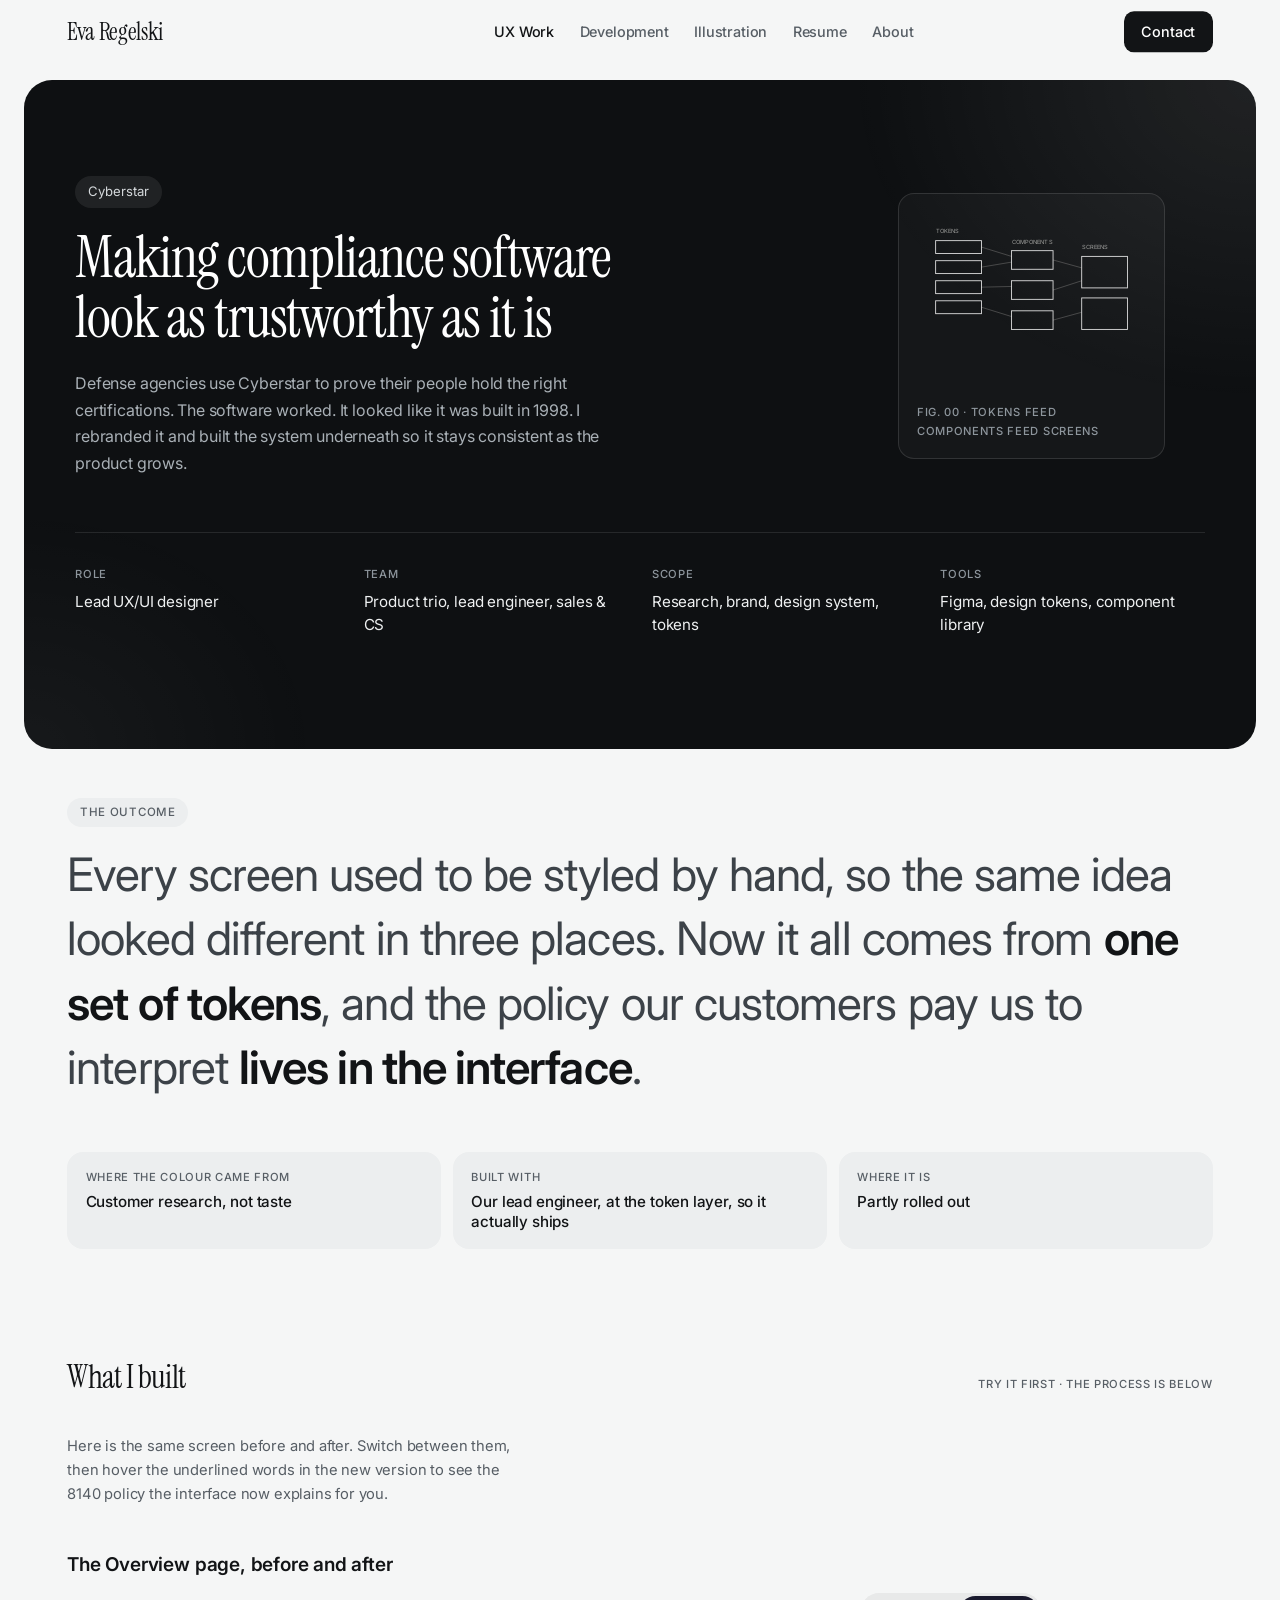
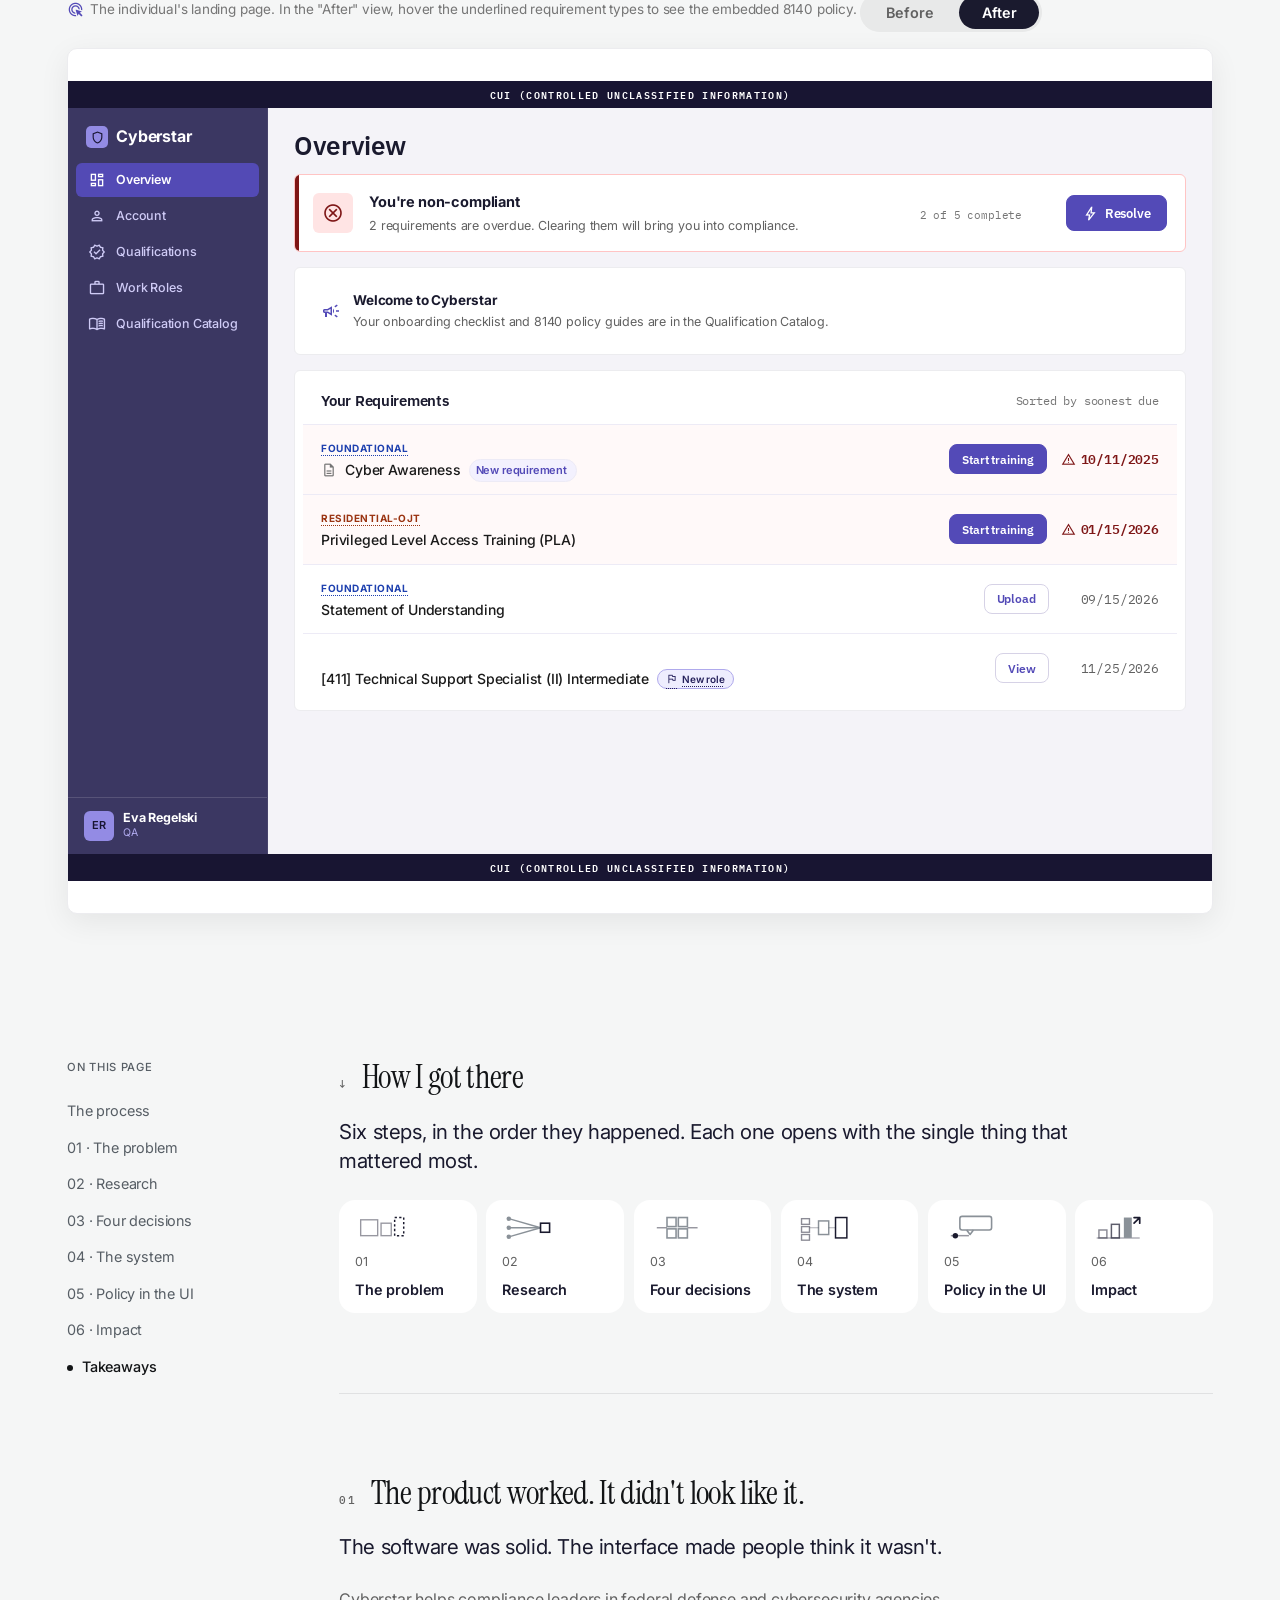
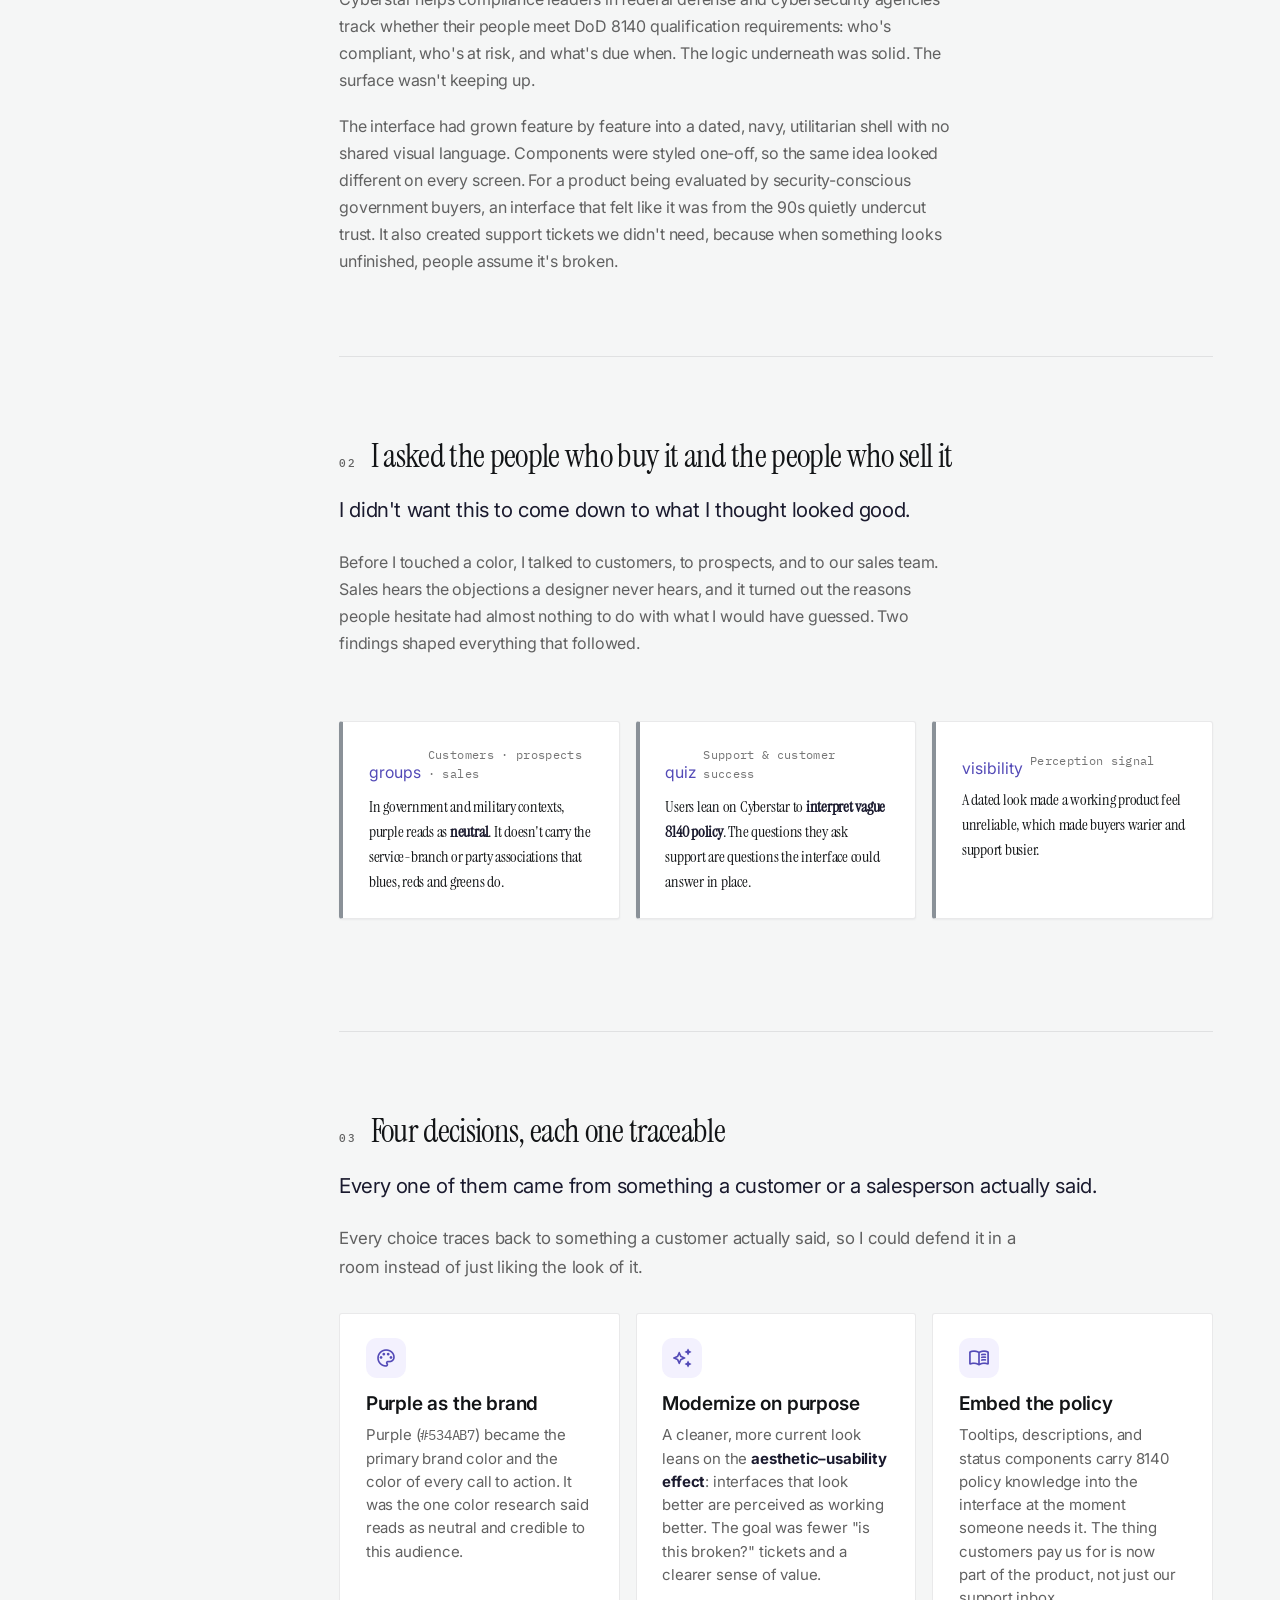
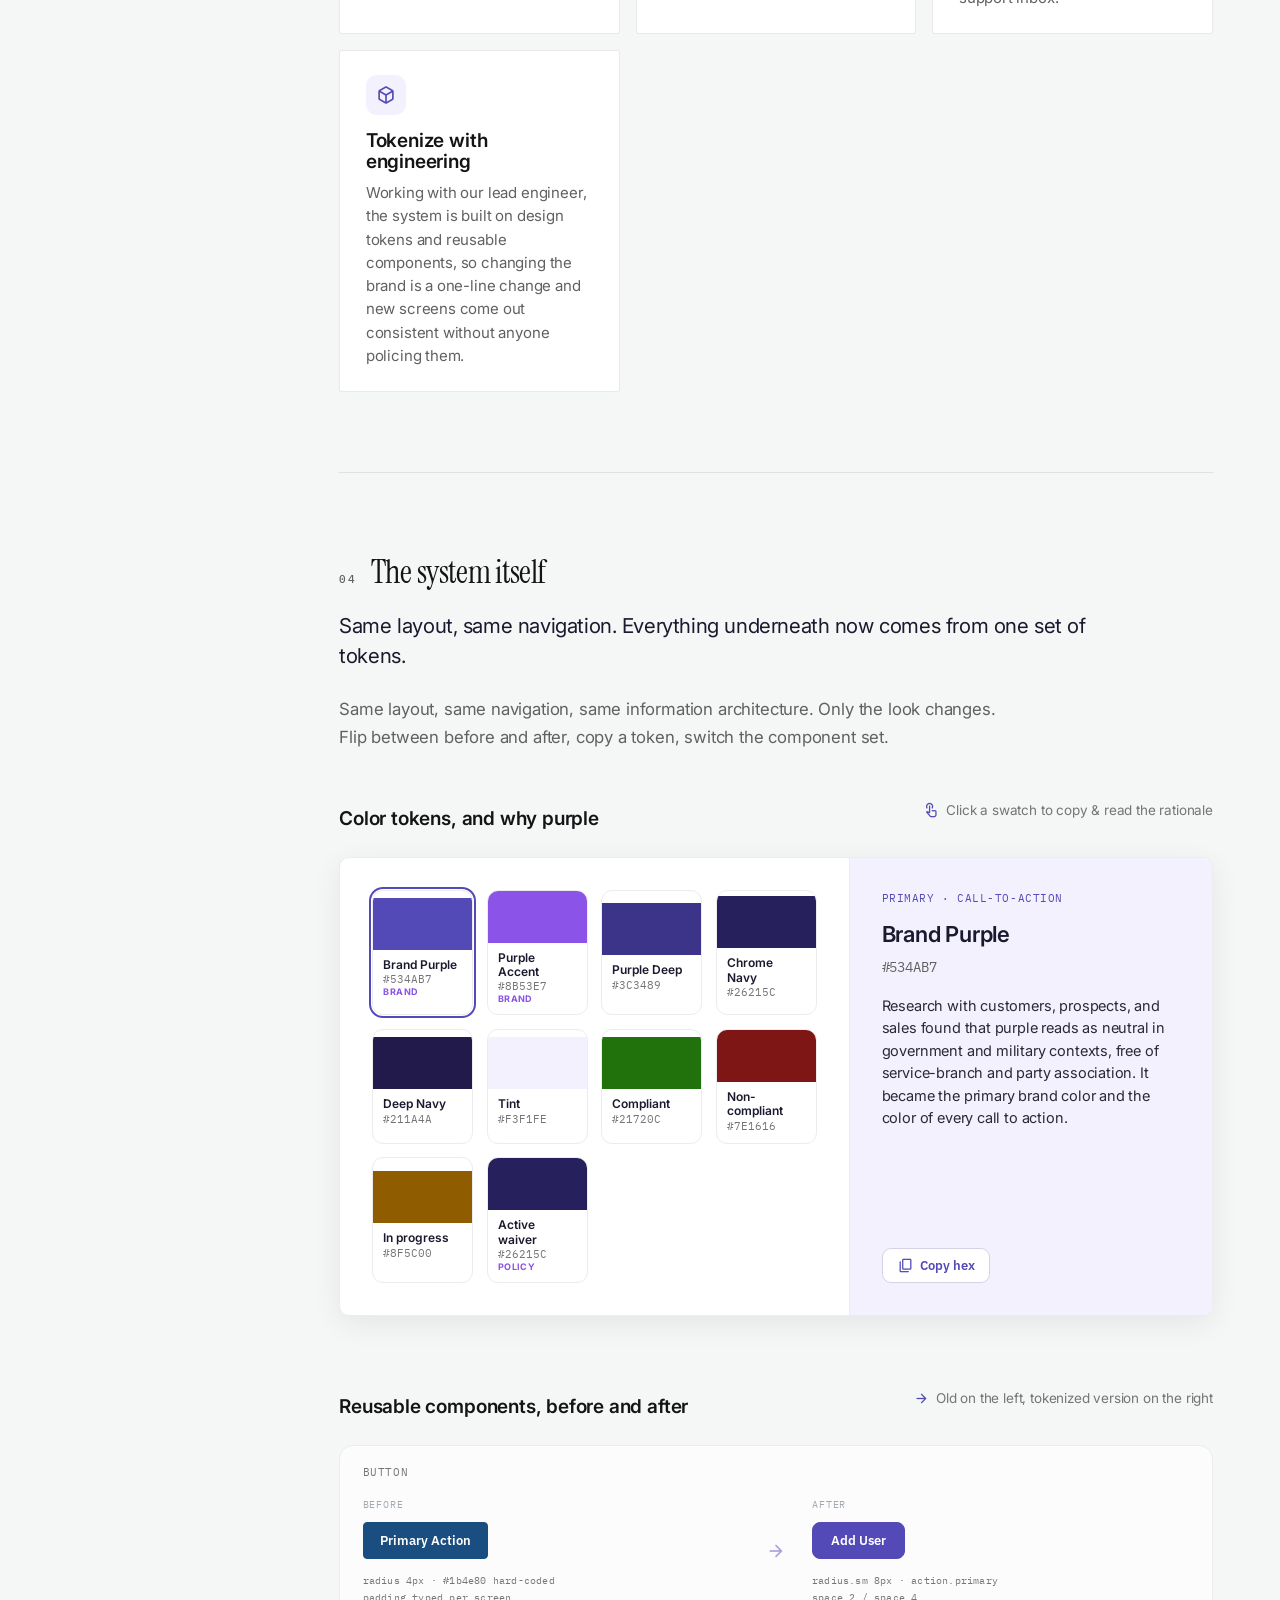
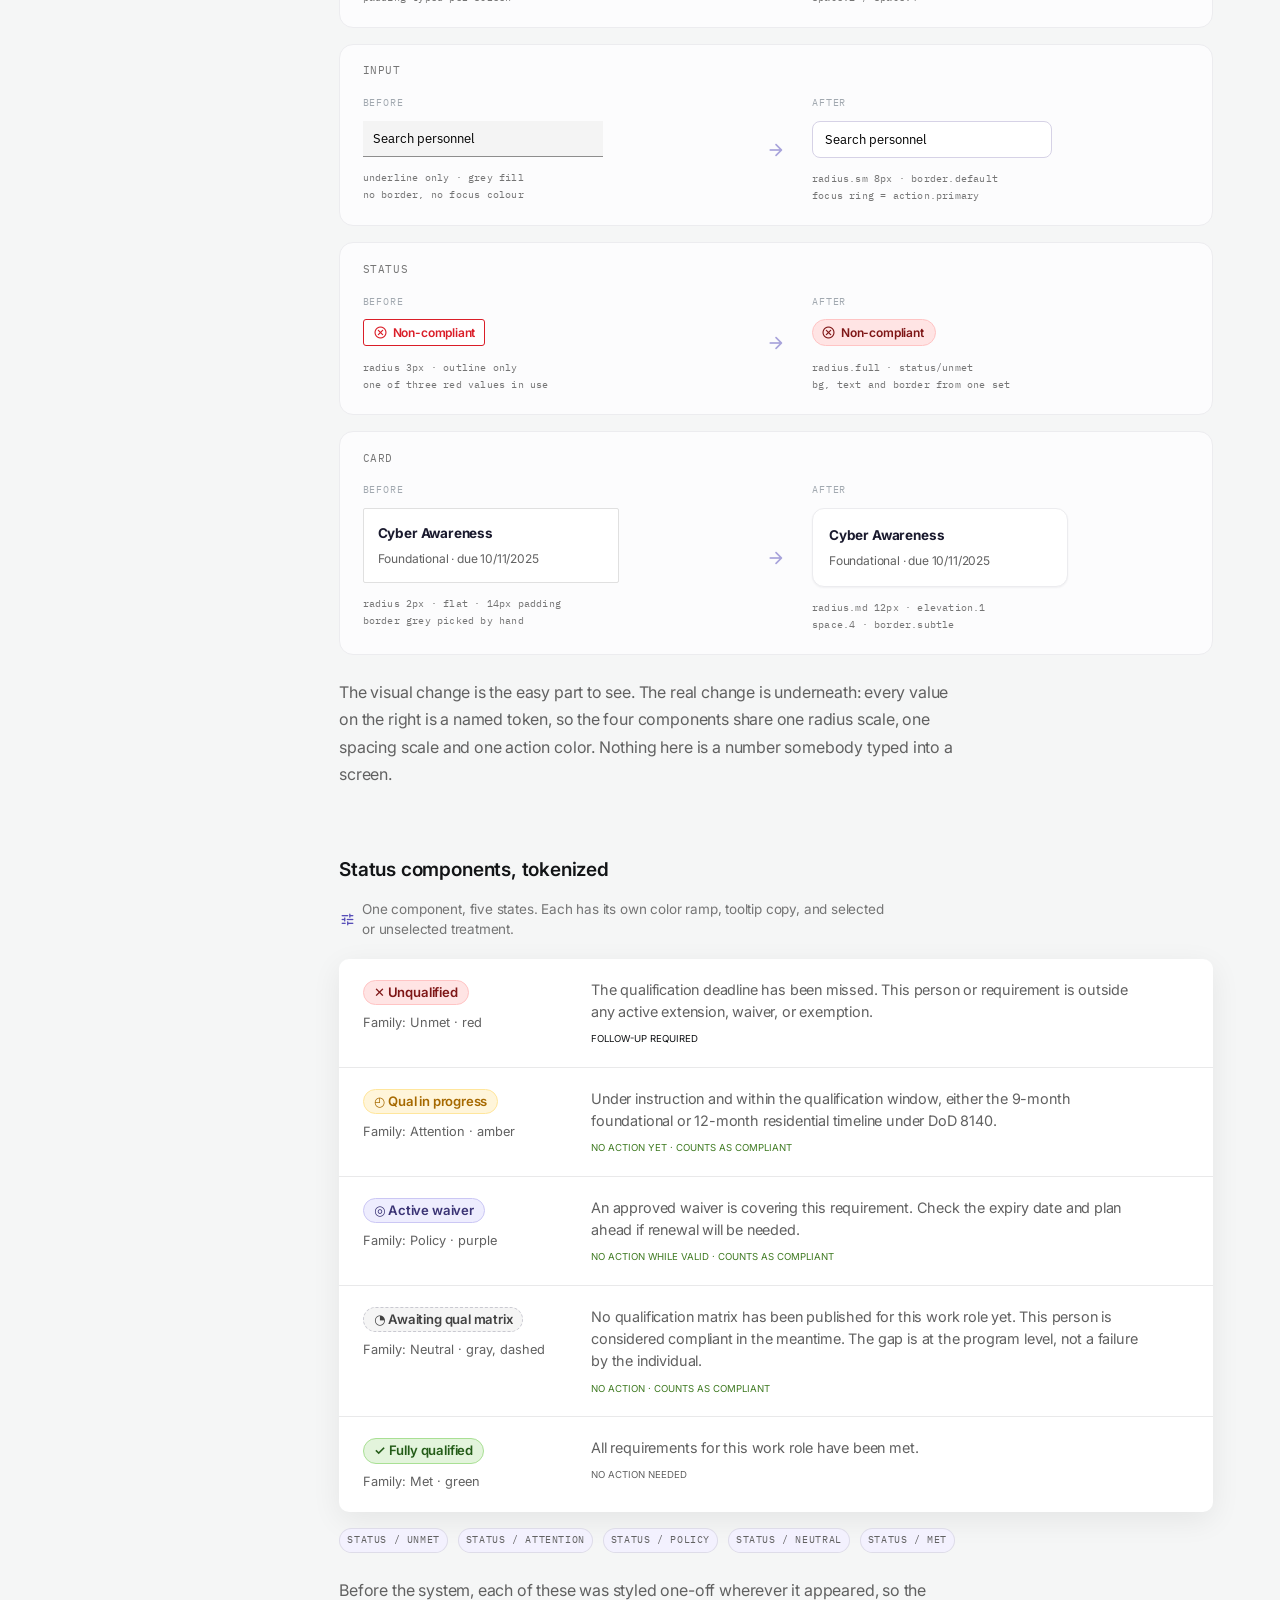
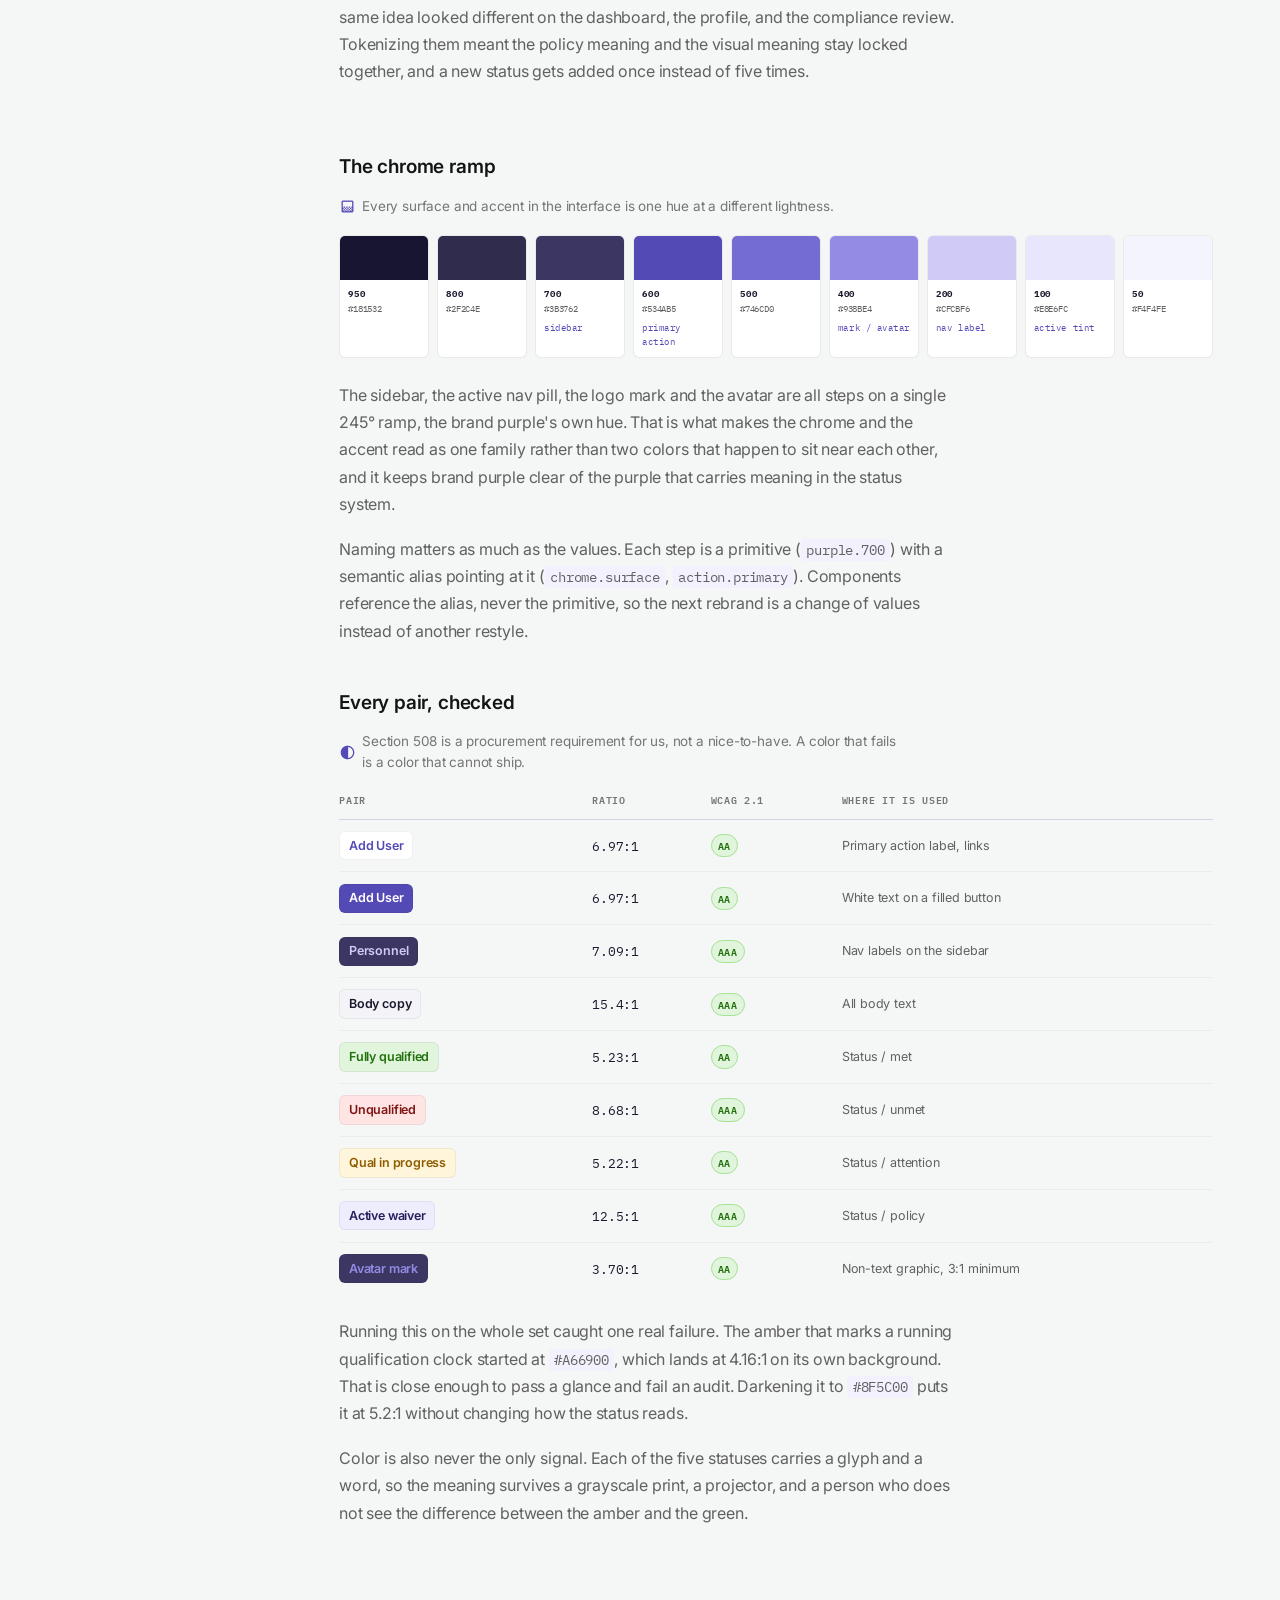
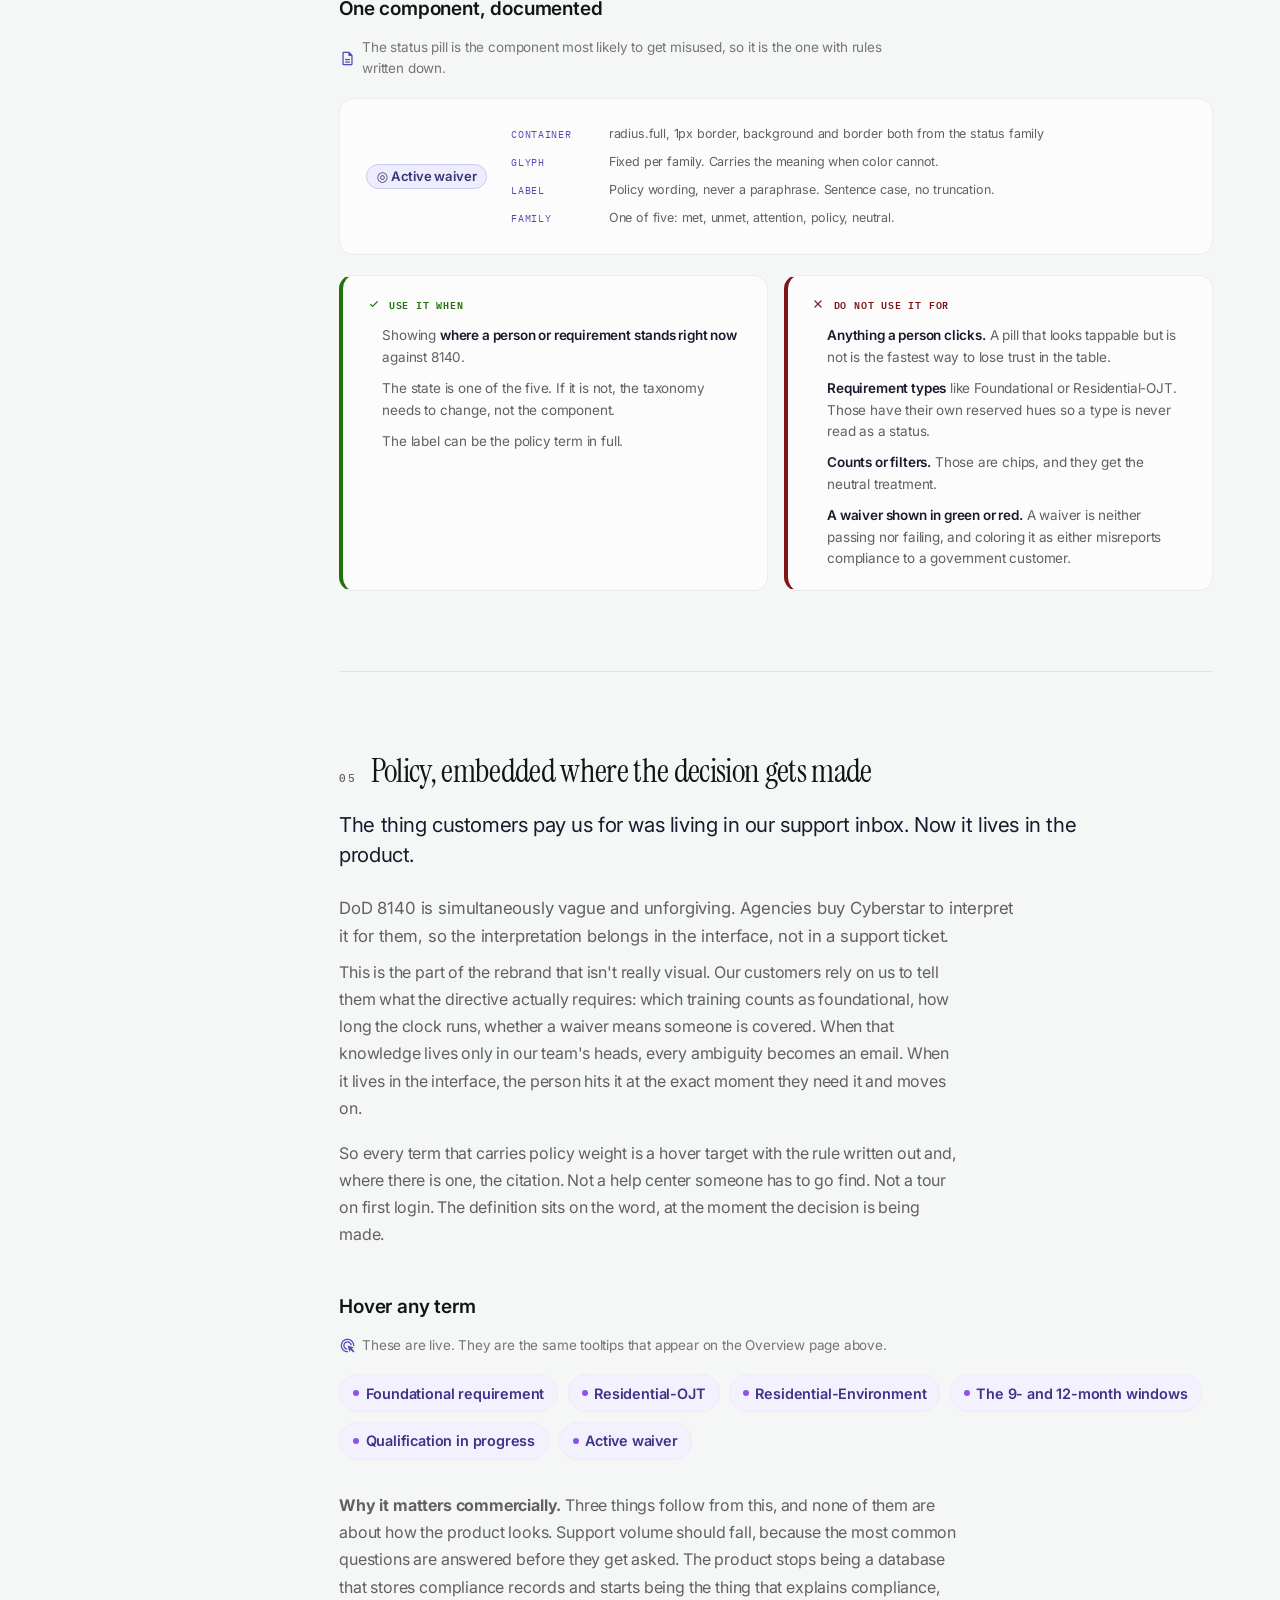
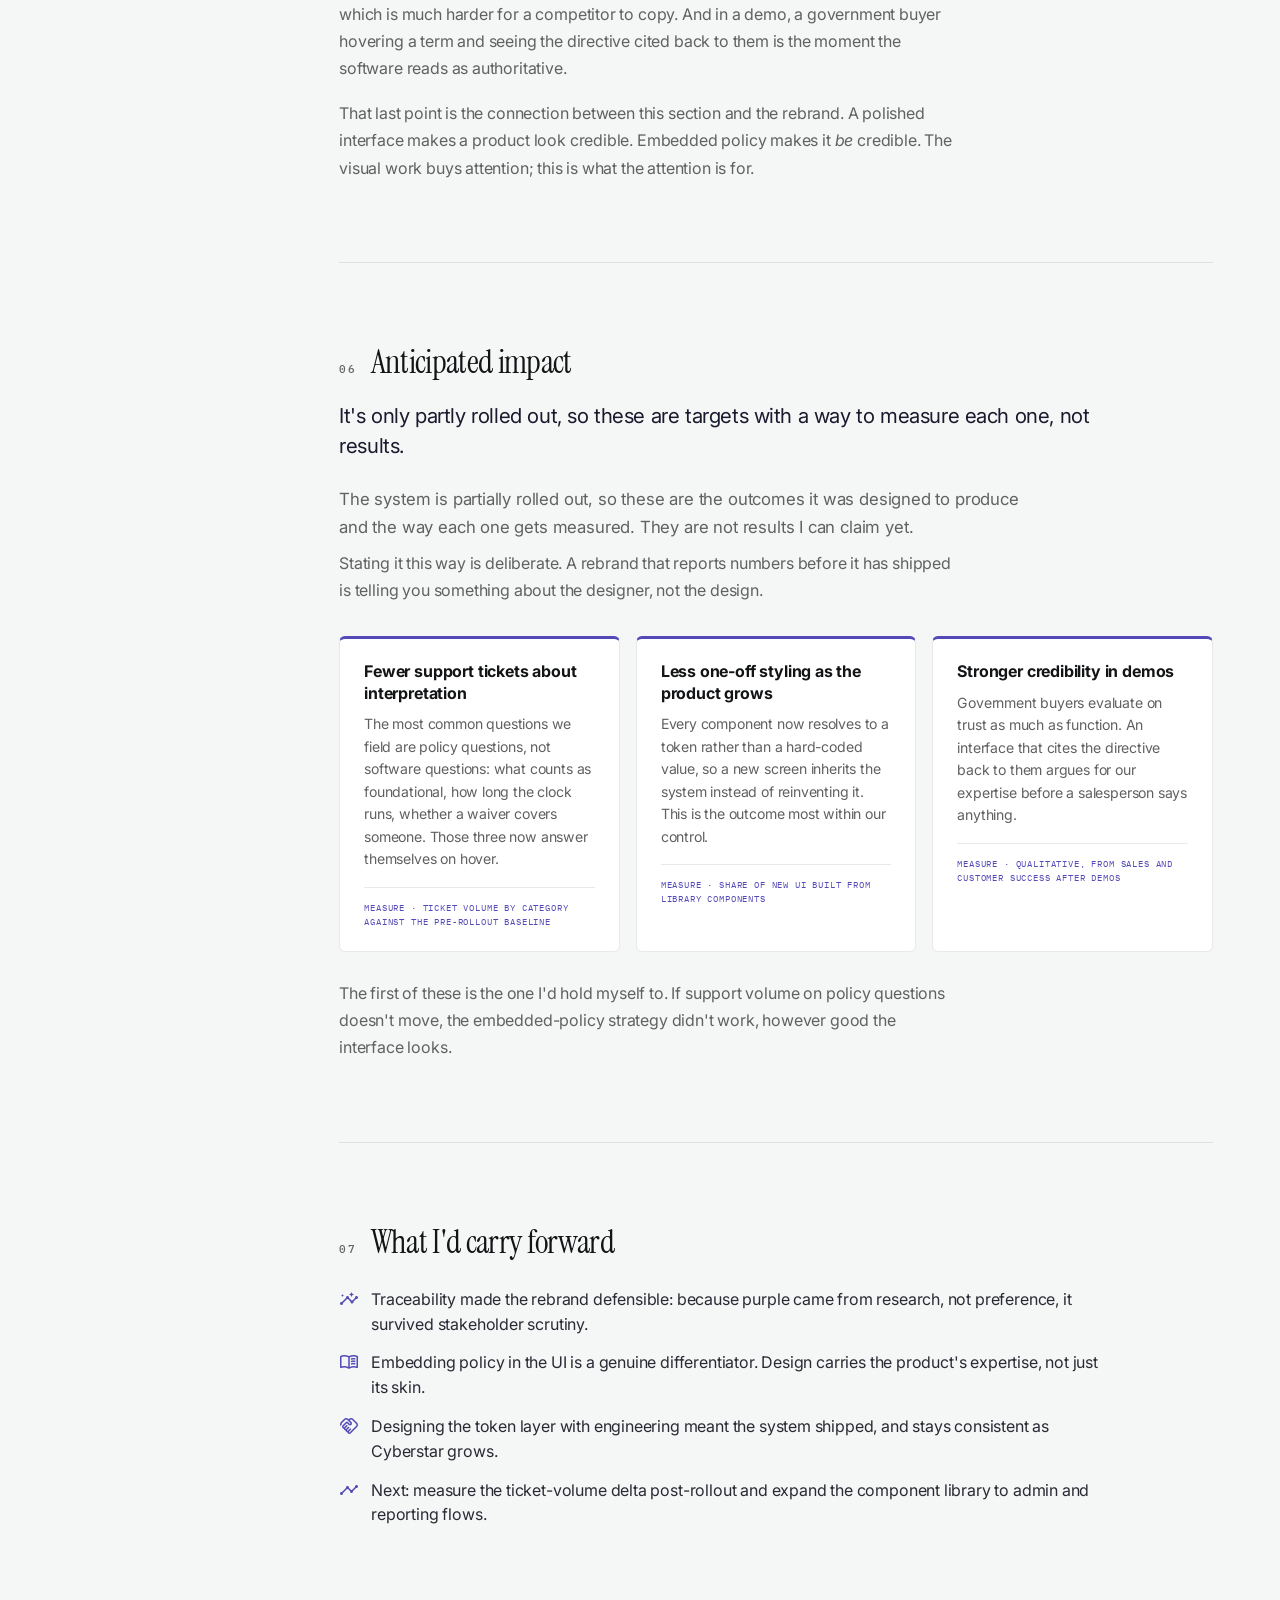
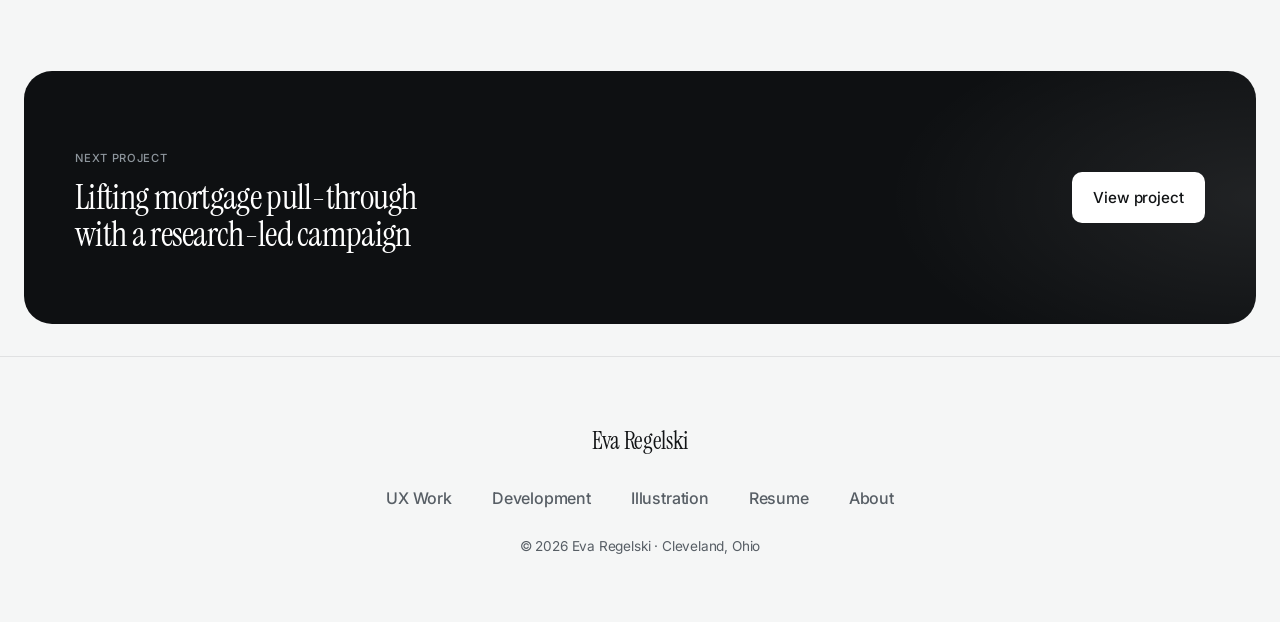
<file: work/cyberstar-design-system/index.html>
<!DOCTYPE html>
<html lang="en">
<head>
<meta charset="utf-8">
<meta name="viewport" content="width=device-width, initial-scale=1">
<title>Design system and rebrand · Eva Regelski</title>
<meta name="description" content="Making compliance software look as trustworthy as it is.">
<meta name="twitter:card" content="summary_large_image">
<meta property="og:image" content="https://evaregelski.github.io/assets/ds-cover.jpg">
<link rel="icon" href="../../assets/favicon.svg" type="image/svg+xml">
<link rel="icon" href="../../assets/favicon-32.png" sizes="32x32">
<link rel="apple-touch-icon" href="../../assets/apple-touch-icon.png">
<link rel="preconnect" href="https://fonts.googleapis.com">
<link rel="preconnect" href="https://fonts.gstatic.com" crossorigin>
<link href="https://fonts.googleapis.com/css2?family=Instrument+Serif:ital@0;1&family=Inter:wght@400;500;600&display=swap" rel="stylesheet">
<link href="https://fonts.googleapis.com/css2?family=IBM+Plex+Sans:wght@400;500;600;700&family=IBM+Plex+Mono:wght@400;500;600&display=swap" rel="stylesheet">
<link href="https://fonts.googleapis.com/css2?family=Material+Symbols+Rounded:opsz,wght,FILL,GRAD@20..48,100..700,0..1,-50..200" rel="stylesheet">
<link href="https://fonts.googleapis.com/css2?family=Material+Symbols+Outlined:opsz,wght,FILL,GRAD@20..48,100..700,0..1,-50..200" rel="stylesheet">
<link rel="stylesheet" href="../../styles/site.css">
<link rel="stylesheet" href="../../styles/designsystem.css">
<link rel="stylesheet" href="../../styles/theme.css">
</head>
<body>
<header class="site-bar"><div class="wrap bar__in">
  <a class="mark" href="../../index.html"><span class="e">E</span>va Regelski</a>
  <button class="navtoggle" type="button" aria-expanded="false" aria-controls="sitenav"><span></span><span class="visually-hidden">Menu</span></button>
  <nav id="sitenav" aria-label="Main"><ul><li><a href="../../work.html" aria-current="page">UX Work</a></li><li><a href="../../development.html">Development</a></li><li><a href="../../illustration.html">Illustration</a></li><li><a href="../../resume.html">Resume</a></li><li><a href="../../about.html">About</a></li><li><a href="../../index.html#contact">Contact</a></li></ul></nav>
</div></header>

<section class="hero">
  <div class="hero__wash" aria-hidden="true"></div>
  <div class="hero__wash hero__wash--b" aria-hidden="true"></div>
  <div class="wrap hero__in">
  <div class="hero__grid">
    <div>
      <p class="client">Cyberstar</p>
      <h1>Making compliance software look as trustworthy as it is</h1>
      <p class="sub">Defense agencies use Cyberstar to prove their people hold the right certifications. The software worked. It looked like it was built in 1998. I rebranded it and built the system underneath so it stays consistent as the product grows.</p>
    </div>
    <figure class="hero__mark">
      <svg viewBox="0 0 320 240" role="img" aria-label="Diagram: tokens feeding components feeding screens">
        <g fill="none" stroke="#b8f04a" stroke-width="1.25">
          <rect x="26" y="40" width="64" height="18"/><rect x="26" y="68" width="64" height="18"/>
          <rect x="26" y="96" width="64" height="18"/><rect x="26" y="124" width="64" height="18"/>
        </g>
        <g fill="none" stroke="#b8f04a" stroke-width="1.25">
          <rect x="132" y="54" width="58" height="26"/><rect x="132" y="96" width="58" height="26"/>
          <rect x="132" y="138" width="58" height="26"/>
        </g>
        <g fill="none" stroke="#ff48b1" stroke-width="1.25">
          <rect x="230" y="62" width="64" height="44"/><rect x="230" y="120" width="64" height="44"/>
        </g>
        <g fill="none" stroke="rgba(247,246,242,.3)" stroke-width="1">
          <path d="M90 49 L132 62"/><path d="M90 77 L132 70"/><path d="M90 105 L132 104"/><path d="M90 133 L132 146"/>
          <path d="M190 67 L230 78"/><path d="M190 109 L230 96"/><path d="M190 151 L230 140"/>
        </g>
        <g fill="rgba(247,246,242,.6)" font-family="'Space Mono',monospace" font-size="8" letter-spacing=".8">
          <text x="26" y="30">TOKENS</text><text x="132" y="44">COMPONENTS</text><text x="230" y="52">SCREENS</text>
        </g>
      </svg>
      <figcaption>FIG. 00 · TOKENS FEED COMPONENTS FEED SCREENS</figcaption>
    </figure>
  </div>
  <dl class="rail">
    <div><dt>ROLE</dt><dd>Lead UX/UI designer</dd></div>
    <div><dt>TEAM</dt><dd>Product trio, lead engineer, sales &amp; CS</dd></div>
    <div><dt>SCOPE</dt><dd>Research, brand, design system, tokens</dd></div>
    <div><dt>TOOLS</dt><dd>Figma, design tokens, component library</dd></div>
  </dl>
  </div>
  <div class="hero__edge" aria-hidden="true"></div>
</section>

<section class="impactband aurora aurora--soft"><div class="wrap impactband__in">
  <p class="impactband__label">THE OUTCOME</p>
  <p class="impactband__text">Every screen used to be styled by hand, so the same idea looked different in three places. Now it all comes from <strong>one set of tokens</strong>, and the policy our customers pay us to interpret <strong>lives in the interface</strong>.</p>
  <dl class="impactband__facts">
    <div><dt>WHERE THE COLOUR CAME FROM</dt><dd>Customer research, not taste</dd></div>
    <div><dt>BUILT WITH</dt><dd>Our lead engineer, at the token layer, so it actually ships</dd></div>
    <div><dt>WHERE IT IS</dt><dd>Partly rolled out</dd></div>
  </dl>
</div></section>

<section class="showcase"><div class="wrap">
  <div class="showcase__head">
    <h2>What I built</h2>
    <span>TRY IT FIRST · THE PROCESS IS BELOW</span>
  </div>
  <p class="proto__hint">Here is the same screen before and after. Switch between them, then hover the underlined words in the new version to see the 8140 policy the interface now explains for you.</p>
  <div class="ds">
<div class="demo">
    <div class="demo__head"><h3>The Overview page, before and after</h3></div>
    <p class="demo__hint" style="margin:-4px 0 10px"><span class="material-symbols-rounded">ads_click</span>The individual's landing page. In the "After" view, hover the underlined requirement types to see the embedded 8140 policy.</p>
    <div class="baswitch" role="tablist" aria-label="Compare before and after">
      <button id="ovBefore" role="tab" aria-selected="false">Before</button>
      <button id="ovAfter" class="is-on" role="tab" aria-selected="true">After</button>
    </div>
    <div class="panel"><div class="scr-ov prop prop-plum">
      <div class="compare mode-after" id="ovBa" style="--pos:0">
        <div class="compare__layer compare__after">
          <div class="pg neu">
            <div class="cui">CUI (Controlled Unclassified Information)</div>
            <div class="pg__body">
              <nav class="side">
                <div class="neu__logo"><span class="mark"><span class="material-symbols-rounded">shield</span></span>Cyberstar</div>
                <a class="neu__nav on"><span class="material-symbols-rounded">dashboard</span>Overview</a>
                <a class="neu__nav"><span class="material-symbols-rounded">person</span>Account</a>
                <a class="neu__nav"><span class="material-symbols-rounded">verified</span>Qualifications</a>
                <a class="neu__nav"><span class="material-symbols-rounded">work</span>Work Roles</a>
                <a class="neu__nav"><span class="material-symbols-rounded">menu_book</span>Qualification Catalog</a>
                <div class="neu__foot"><span class="ava">ER</span><span><b>Eva Regelski</b><span>QA</span></span></div>
              </nav>
              <div class="main">
                <div><span class="neu__eye">Your compliance</span><h1>Overview</h1></div>
                <div class="statusbar">
                  <span class="statusbar__ic"><span class="material-symbols-rounded">cancel</span></span>
                  <span class="statusbar__txt"><b>You're non-compliant</b><p>2 requirements are overdue. Clearing them will bring you into compliance.</p></span>
                  <span class="prog"><span class="prog__bar"><span class="prog__fill"></span></span><small>2 of 5 complete</small></span>
                  <button class="btn"><span class="material-symbols-rounded" style="font-size:17px">bolt</span>Resolve</button>
                </div>
                <div class="card"><div class="announce"><span class="material-symbols-rounded">campaign</span><span><b>Welcome to Cyberstar</b><p>Your onboarding checklist and 8140 policy guides are in the Qualification Catalog.</p></span></div></div>
                <div class="card">
                  <div class="card__h"><h3>Your Requirements</h3><span class="meta">Sorted by soonest due</span></div>
                  <div class="todo overdue">
                    <div class="todo__main"><span class="todo__type" style="color:#1E40AF" data-tip-key="foundational">Foundational</span>
                      <div class="todo__name"><span class="material-symbols-rounded" style="font-size:16px;color:var(--muted-2)">description</span>Cyber Awareness <span class="pill pill--new" data-tip-key="new">New requirement</span></div></div>
                    <button class="btn btn--sm">Start training</button>
                    <span class="todo__due bad"><span class="material-symbols-rounded">warning</span>10/11/2025</span>
                  </div>
                  <div class="todo overdue">
                    <div class="todo__main"><span class="todo__type" style="color:#9A3412" data-tip-key="ojt">Residential-OJT</span>
                      <div class="todo__name">Privileged Level Access Training (PLA)</div></div>
                    <button class="btn btn--sm">Start training</button>
                    <span class="todo__due bad"><span class="material-symbols-rounded">warning</span>01/15/2026</span>
                  </div>
                  <div class="todo">
                    <div class="todo__main"><span class="todo__type" style="color:#1E40AF" data-tip-key="foundational">Foundational</span>
                      <div class="todo__name">Statement of Understanding</div></div>
                    <button class="btn btn--sm btn--ghost">Upload</button>
                    <span class="todo__due">09/15/2026</span>
                  </div>
                  <div class="todo">
                    <div class="todo__main"><span class="todo__type" style="color:var(--muted-2)">&nbsp;</span>
                      <div class="todo__name">[411] Technical Support Specialist (II) Intermediate <span class="roletag" data-tip-key="role"><span class="material-symbols-rounded" style="font-size:12px">flag</span>New role</span></div></div>
                    <button class="btn btn--sm btn--ghost">View</button>
                    <span class="todo__due">11/25/2026</span>
                  </div>
                </div>
              </div>
            </div>
            <div class="cui">CUI (Controlled Unclassified Information)</div>
          </div>
        </div>
        <div class="compare__layer compare__before">
          <div class="pg old">
            <div class="cui">DEMO - CUI (Controlled Unclassified Information)</div>
            <div class="old__header">
              <div class="old__logo">CYBERSTAR</div>
              <div class="old__id"><div><b>Eva Regelski</b><small>QA</small><div><span class="old__ncp"><span class="material-symbols-rounded" style="font-size:13px">cancel</span>Non-compliant</span></div></div></div>
              <div class="old__actions"><span class="old__ava">E</span><button class="old__logout">Log Out</button></div>
            </div>
            <div class="old__band"></div>
            <div class="pg__body">
              <nav class="side">
                <div class="old__nav on"><span class="material-symbols-rounded">dashboard</span>Overview</div>
                <div class="old__nav"><span class="material-symbols-rounded">person</span>Account</div>
                <div class="old__nav"><span class="material-symbols-rounded">verified</span>Qualifications</div>
                <div class="old__nav"><span class="material-symbols-rounded">work</span>Work Roles</div>
                <div class="old__nav"><span class="material-symbols-rounded">menu_book</span>Qualification Catalog</div>
                <div style="margin-top:auto;border-top:1px solid var(--o-gray2);padding:10px 16px;font-size:11px;color:#525252">Last logged in: 07/23/2026 1:36pm</div>
              </nav>
              <div class="main">
                <h1>Overview</h1>
                <div class="old__sec">
                  <div class="old__sech">Information</div>
                  <div class="old__colh" style="grid-template-columns:1fr 44px"><div>Topic</div><div></div></div>
                  <div class="old__row" style="grid-template-columns:1fr 44px"><div>Welcome to Cyberstar</div><div class="old__chev"><span class="material-symbols-rounded">chevron_right</span></div></div>
                </div>
                <div class="old__sec">
                  <div class="old__sech">To-Do List</div>
                  <div class="old__colh" style="grid-template-columns:1fr 150px 140px 44px"><div>Task</div><div>Status</div><div>Due By</div><div></div></div>
                  <div class="old__row" style="grid-template-columns:1fr 150px 140px 44px"><div><div>Cyber Awareness</div></div><div>New Requirement</div><div>10/11/2025</div><div class="old__chev"><span class="material-symbols-rounded">chevron_right</span></div></div>
                  <div class="old__row" style="grid-template-columns:1fr 150px 140px 44px"><div><div>Privileged Level Access Training (PLA)</div></div><div>New Requirement</div><div>1/15/2026</div><div class="old__chev"><span class="material-symbols-rounded">chevron_right</span></div></div>
                  <div class="old__row" style="grid-template-columns:1fr 150px 140px 44px"><div><div>Statement of Understanding</div></div><div>New Requirement</div><div>9/15/2026</div><div class="old__chev"><span class="material-symbols-rounded">chevron_right</span></div></div>
                  <div class="old__row" style="grid-template-columns:1fr 150px 140px 44px"><div><div>[411] Technical Support Specialist - (II) Intermediate<span class="old__badge">New Role Assigned</span></div></div><div>New Requirement</div><div>11/25/2026</div><div class="old__chev"><span class="material-symbols-rounded">chevron_right</span></div></div>
                </div>
              </div>
            </div>
            <div class="cui">DEMO - CUI (Controlled Unclassified Information)</div>
          </div>
        </div>

      </div>
    </div></div>
  </div>
  </div>
</div></section>

<div class="wrap body">
  <aside class="toc">
    <p>ON THIS PAGE</p>
    <a href="#process" class="on">The process</a>
    <a href="#problem">01 · The problem</a>
    <a href="#research">02 · Research</a>
    <a href="#decisions">03 · Four decisions</a>
    <a href="#system">04 · The system</a>
    <a href="#policy">05 · Policy in the UI</a>
    <a href="#impact">06 · Impact</a>
    <a href="#forward">Takeaways</a>
  </aside>
  <div class="ds">
<section class="block sec" id="process" style="border:0;padding-top:0;margin-top:0">
  <div class="kicker"><span class="n">↓</span><h2>How I got there</h2></div>
  <p class="sec__lead">Six steps, in the order they happened. Each one opens with the single thing that mattered most.</p>
  <nav class="stepper" aria-label="Process steps">
    <a href="#problem"><span class="g"><svg viewBox="0 0 48 26" aria-hidden="true"><rect x="5" y="6" width="15" height="14" fill="none" stroke="currentColor" stroke-width="1.2" opacity=".45"/><rect x="23" y="9" width="9" height="11" fill="none" stroke="currentColor" stroke-width="1.2" opacity=".45"/><rect x="35" y="4" width="8" height="16" fill="none" stroke="#ff48b1" stroke-width="1.3" stroke-dasharray="2 2"/></svg></span><span class="n">01</span><span class="t">The problem</span></a>
    <a href="#research"><span class="g"><svg viewBox="0 0 48 26" aria-hidden="true"><g fill="none" stroke="#b8f04a" stroke-width="1.2"><path d="M6 5 L34 13"/><path d="M6 13 L34 13"/><path d="M6 21 L34 13"/></g><g fill="#b8f04a"><circle cx="6" cy="5" r="2"/><circle cx="6" cy="13" r="2"/><circle cx="6" cy="21" r="2"/></g><rect x="34" y="9" width="8" height="8" fill="none" stroke="currentColor" stroke-width="1.4"/></svg></span><span class="n">02</span><span class="t">Research</span></a>
    <a href="#decisions"><span class="g"><svg viewBox="0 0 48 26" aria-hidden="true"><g fill="none" stroke="currentColor" stroke-width="1.3" opacity=".45"><path d="M6 13h9"/><path d="M33 13h9"/></g><rect x="15" y="4" width="8" height="8" fill="none" stroke="#b8f04a" stroke-width="1.4"/><rect x="25" y="4" width="8" height="8" fill="none" stroke="#b8f04a" stroke-width="1.4"/><rect x="15" y="14" width="8" height="8" fill="none" stroke="#b8f04a" stroke-width="1.4"/><rect x="25" y="14" width="8" height="8" fill="none" stroke="#b8f04a" stroke-width="1.4"/></svg></span><span class="n">03</span><span class="t">Four decisions</span></a>
    <a href="#system"><span class="g"><svg viewBox="0 0 48 26" aria-hidden="true"><g fill="none" stroke="currentColor" stroke-width="1.2" opacity=".5"><rect x="4" y="5" width="7" height="5"/><rect x="4" y="12" width="7" height="5"/><rect x="4" y="19" width="7" height="5"/></g><g fill="none" stroke="#b8f04a" stroke-width="1.3"><rect x="19" y="7" width="9" height="12"/></g><g fill="none" stroke="#ff48b1" stroke-width="1.3"><rect x="34" y="4" width="10" height="18"/></g><g fill="none" stroke="currentColor" stroke-width="1" opacity=".3"><path d="M11 13h8"/><path d="M28 13h6"/></g></svg></span><span class="n">04</span><span class="t">The system</span></a>
    <a href="#policy"><span class="g"><svg viewBox="0 0 48 26" aria-hidden="true"><path d="M6 20h16" stroke="currentColor" stroke-width="1.3" opacity=".45" fill="none"/><rect x="14" y="3" width="28" height="12" rx="2" fill="none" stroke="#b8f04a" stroke-width="1.4"/><path d="M20 15 l3 4 l3-4" fill="none" stroke="#b8f04a" stroke-width="1.4" stroke-linejoin="round"/><circle cx="10" cy="20" r="2.4" fill="#ff48b1"/></svg></span><span class="n">05</span><span class="t">Policy in the UI</span></a>
    <a href="#impact"><span class="g"><svg viewBox="0 0 48 26" aria-hidden="true"><path d="M5 22h38" stroke="currentColor" stroke-width="1.3" opacity=".35" fill="none"/><rect x="7" y="15" width="7" height="7" fill="none" stroke="currentColor" stroke-width="1.3" opacity=".5"/><rect x="18" y="10" width="7" height="12" fill="none" stroke="currentColor" stroke-width="1.3" opacity=".7"/><rect x="29" y="4" width="7" height="18" fill="#b8f04a" stroke="none"/><path d="M38 9 L43 4 M43 4 v5 M43 4 h-5" fill="none" stroke="#ff48b1" stroke-width="1.5" stroke-linecap="round"/></svg></span><span class="n">06</span><span class="t">Impact</span></a>
  </nav>
</section>
<section class="block sec" id="problem"><div class="wrap">
  <div class="kicker"><span class="n">01</span><h2>The product worked. It didn't look like it.</h2></div>
  <p class="sec__lead">The software was solid. The interface made people think it wasn't.</p>
  <div class="prose">
    <p>Cyberstar helps compliance leaders in federal defense and cybersecurity agencies track whether their people meet DoD 8140 qualification requirements: who's compliant, who's at risk, and what's due when. The logic underneath was solid. The surface wasn't keeping up.</p>
    <p>The interface had grown feature by feature into a dated, navy, utilitarian shell with no shared visual language. Components were styled one-off, so the same idea looked different on every screen. For a product being evaluated by security-conscious government buyers, an interface that felt like it was from the 90s quietly undercut trust. It also created support tickets we didn't need, because when something looks unfinished, people assume it's broken.</p>
  </div>
</div></section>
<section class="block sec" id="research"><div class="wrap">
  <div class="kicker"><span class="n">02</span><h2>I asked the people who buy it and the people who sell it</h2></div>
  <p class="sec__lead">I didn't want this to come down to what I thought looked good.</p>
  <div class="prose">
    <p>Before I touched a color, I talked to customers, to prospects, and to our sales team. Sales hears the objections a designer never hears, and it turned out the reasons people hesitate had almost nothing to do with what I would have guessed. Two findings shaped everything that followed.</p>
  </div>
  <div class="insights">
    <div class="insight"><div class="who"><span class="material-symbols-rounded">groups</span>Customers · prospects · sales</div><p>In government and military contexts, purple reads as <strong>neutral</strong>. It doesn't carry the service-branch or party associations that blues, reds and greens do.</p></div>
    <div class="insight"><div class="who"><span class="material-symbols-rounded">quiz</span>Support &amp; customer success</div><p>Users lean on Cyberstar to <strong>interpret vague 8140 policy</strong>. The questions they ask support are questions the interface could answer in place.</p></div>
    <div class="insight"><div class="who"><span class="material-symbols-rounded">visibility</span>Perception signal</div><p>A dated look made a working product feel unreliable, which made buyers warier and support busier.</p></div>
  </div>
</div></section>
<section class="block sec" id="decisions"><div class="wrap">
  <div class="kicker"><span class="n">03</span><h2>Four decisions, each one traceable</h2></div>
  <p class="sec__lead">Every one of them came from something a customer or a salesperson actually said.</p>
  <p class="lead">Every choice traces back to something a customer actually said, so I could defend it in a room instead of just liking the look of it.</p>
  <div class="decisions">
    <div class="decision"><div class="ic"><span class="material-symbols-rounded">palette</span></div><h3>Purple as the brand</h3><p>Purple (<span style="font-family:var(--mono);font-size:.9em">#534AB7</span>) became the primary brand color and the color of every call to action. It was the one color research said reads as neutral and credible to this audience.</p></div>
    <div class="decision"><div class="ic"><span class="material-symbols-rounded">auto_awesome</span></div><h3>Modernize on purpose</h3><p>A cleaner, more current look leans on the <strong>aesthetic–usability effect</strong>: interfaces that look better are perceived as working better. The goal was fewer "is this broken?" tickets and a clearer sense of value.</p></div>
    <div class="decision"><div class="ic"><span class="material-symbols-rounded">menu_book</span></div><h3>Embed the policy</h3><p>Tooltips, descriptions, and status components carry 8140 policy knowledge into the interface at the moment someone needs it. The thing customers pay us for is now part of the product, not just our support inbox.</p></div>
    <div class="decision"><div class="ic"><span class="material-symbols-rounded">deployed_code</span></div><h3>Tokenize with engineering</h3><p>Working with our lead engineer, the system is built on design tokens and reusable components, so changing the brand is a one-line change and new screens come out consistent without anyone policing them.</p></div>
  </div>
</div></section>
<section class="block sec" id="system"><div class="wrap">
  <div class="kicker"><span class="n">04</span><h2>The system itself</h2></div>
  <p class="sec__lead">Same layout, same navigation. Everything underneath now comes from one set of tokens.</p>
  <p class="lead">Same layout, same navigation, same information architecture. Only the look changes. Flip between before and after, copy a token, switch the component set.</p>

  

  

  <div class="demo">
    <div class="demo__head"><h3>Color tokens, and why purple</h3><span class="demo__hint"><span class="material-symbols-rounded">touch_app</span>Click a swatch to copy &amp; read the rationale</span></div>
    <div class="panel"><div class="tokens">
      <div class="swatches" id="swatches"></div>
      <div class="tokens__detail">
        <div class="role" id="tokRole">Primary · call-to-action</div>
        <p class="big" id="tokName">Brand Purple</p>
        <div class="hex" id="tokHex">#534AB7</div>
        <p class="why" id="tokWhy">Research with customers, prospects, and sales found that purple reads as neutral in government and military contexts, free of service-branch and party association. It became the primary brand color and the color of every call to action.</p>
        <div class="copybtn"><button id="copyBtn" type="button"><span class="material-symbols-rounded">content_copy</span>Copy hex</button></div>
      </div>
    </div></div>
  </div>

  <div class="demo">
    <div class="demo__head"><h3>Reusable components, before and after</h3><span class="demo__hint"><span class="material-symbols-rounded">arrow_forward</span>Old on the left, tokenized version on the right</span></div>
    <div class="swap">
      <div class="swap__row">
        <p class="swap__name">Button</p>
        <div class="swap__pair">
          <div class="swap__side d-old"><span class="swap__tag">Before</span><button class="d-btn">Primary Action</button><p class="swap__spec">radius 4px · #1b4e80 hard-coded<br>padding typed per screen</p></div>
          <div class="swap__arrow"><span class="material-symbols-rounded">arrow_forward</span></div>
          <div class="swap__side d-new"><span class="swap__tag">After</span><button class="d-btn">Add User</button><p class="swap__spec">radius.sm 8px · action.primary<br>space.2 / space.4</p></div>
        </div>
      </div>
      <div class="swap__row">
        <p class="swap__name">Input</p>
        <div class="swap__pair">
          <div class="swap__side d-old"><span class="swap__tag">Before</span><input class="d-input" value="Search personnel"><p class="swap__spec">underline only · grey fill<br>no border, no focus colour</p></div>
          <div class="swap__arrow"><span class="material-symbols-rounded">arrow_forward</span></div>
          <div class="swap__side d-new"><span class="swap__tag">After</span><input class="d-input" value="Search personnel"><p class="swap__spec">radius.sm 8px · border.default<br>focus ring = action.primary</p></div>
        </div>
      </div>
      <div class="swap__row">
        <p class="swap__name">Status</p>
        <div class="swap__pair">
          <div class="swap__side d-old"><span class="swap__tag">Before</span><span class="d-pill"><span class="material-symbols-rounded">cancel</span>Non-compliant</span><p class="swap__spec">radius 3px · outline only<br>one of three red values in use</p></div>
          <div class="swap__arrow"><span class="material-symbols-rounded">arrow_forward</span></div>
          <div class="swap__side d-new"><span class="swap__tag">After</span><span class="d-pill"><span class="material-symbols-rounded">cancel</span>Non-compliant</span><p class="swap__spec">radius.full · status/unmet<br>bg, text and border from one set</p></div>
        </div>
      </div>
      <div class="swap__row">
        <p class="swap__name">Card</p>
        <div class="swap__pair">
          <div class="swap__side d-old"><span class="swap__tag">Before</span><div class="d-card"><h4>Cyber Awareness</h4><p>Foundational · due 10/11/2025</p></div><p class="swap__spec">radius 2px · flat · 14px padding<br>border grey picked by hand</p></div>
          <div class="swap__arrow"><span class="material-symbols-rounded">arrow_forward</span></div>
          <div class="swap__side d-new"><span class="swap__tag">After</span><div class="d-card"><h4>Cyber Awareness</h4><p>Foundational · due 10/11/2025</p></div><p class="swap__spec">radius.md 12px · elevation.1<br>space.4 · border.subtle</p></div>
        </div>
      </div>
    </div>
    <div class="prose" style="margin-top:1.5rem">
      <p>The visual change is the easy part to see. The real change is underneath: every value on the right is a named token, so the four components share one radius scale, one spacing scale and one action color. Nothing here is a number somebody typed into a screen.</p>
    </div>
  </div>

  <div class="demo">
    <div class="demo__head"><h3>Status components, tokenized</h3></div>
    <p class="demo__hint" style="margin:0 0 1.15rem"><span class="material-symbols-rounded">tune</span>One component, five states. Each has its own color ramp, tooltip copy, and selected or unselected treatment.</p>
    
    <div class="statuses">
    <div class="st">
      <div><span class="st__pill st-unqualified">✕ Unqualified</span><span class="st__family">Family: Unmet · red</span></div>
      <div><p class="st__copy">The qualification deadline has been missed. This person or requirement is outside any active extension, waiver, or exemption.</p><span class="st__note st__note--follow">FOLLOW-UP REQUIRED</span></div>
    </div>
    <div class="st">
      <div><span class="st__pill st-progress">◴ Qual in progress</span><span class="st__family">Family: Attention · amber</span></div>
      <div><p class="st__copy">Under instruction and within the qualification window, either the 9-month foundational or 12-month residential timeline under DoD 8140.</p><span class="st__note st__note--rolls">NO ACTION YET · COUNTS AS COMPLIANT</span></div>
    </div>
    <div class="st">
      <div><span class="st__pill st-waiver">◎ Active waiver</span><span class="st__family">Family: Policy · purple</span></div>
      <div><p class="st__copy">An approved waiver is covering this requirement. Check the expiry date and plan ahead if renewal will be needed.</p><span class="st__note st__note--rolls">NO ACTION WHILE VALID · COUNTS AS COMPLIANT</span></div>
    </div>
    <div class="st">
      <div><span class="st__pill st-awaiting">◔ Awaiting qual matrix</span><span class="st__family">Family: Neutral · gray, dashed</span></div>
      <div><p class="st__copy">No qualification matrix has been published for this work role yet. This person is considered compliant in the meantime. The gap is at the program level, not a failure by the individual.</p><span class="st__note st__note--rolls">NO ACTION · COUNTS AS COMPLIANT</span></div>
    </div>
    <div class="st">
      <div><span class="st__pill st-qualified">✓ Fully qualified</span><span class="st__family">Family: Met · green</span></div>
      <div><p class="st__copy">All requirements for this work role have been met.</p><span class="st__note st__note--none">NO ACTION NEEDED</span></div>
    </div>
  </div>
    <div class="tokenised">
      <code>STATUS / UNMET</code><code>STATUS / ATTENTION</code><code>STATUS / POLICY</code><code>STATUS / NEUTRAL</code><code>STATUS / MET</code>
    </div>
    <div class="prose" style="margin-top:1.5rem">
      <p>Before the system, each of these was styled one-off wherever it appeared, so the same idea looked different on the dashboard, the profile, and the compliance review. Tokenizing them meant the policy meaning and the visual meaning stay locked together, and a new status gets added once instead of five times.</p>
    </div>
  </div>

  

  <div class="demo">
    <div class="demo__head"><h3>The chrome ramp</h3></div>
    <p class="demo__hint" style="margin:0 0 1.15rem"><span class="material-symbols-rounded">gradient</span>Every surface and accent in the interface is one hue at a different lightness.</p>
    <div class="ramp"><div><i style="background:#181532"></i><b>950</b><span>#181532</span><small>&nbsp;</small></div><div><i style="background:#2F2C4E"></i><b>800</b><span>#2F2C4E</span><small>&nbsp;</small></div><div><i style="background:#3B3762"></i><b>700</b><span>#3B3762</span><small>sidebar</small></div><div><i style="background:#534AB5"></i><b>600</b><span>#534AB5</span><small>primary action</small></div><div><i style="background:#746CD0"></i><b>500</b><span>#746CD0</span><small>&nbsp;</small></div><div><i style="background:#938BE4"></i><b>400</b><span>#938BE4</span><small>mark / avatar</small></div><div><i style="background:#CFCBF6"></i><b>200</b><span>#CFCBF6</span><small>nav label</small></div><div><i style="background:#E8E6FC"></i><b>100</b><span>#E8E6FC</span><small>active tint</small></div><div><i style="background:#F4F4FE"></i><b>50</b><span>#F4F4FE</span><small>&nbsp;</small></div></div>
    <div class="prose" style="margin-top:1.5rem">
      <p>The sidebar, the active nav pill, the logo mark and the avatar are all steps on a single 245° ramp, the brand purple's own hue. That is what makes the chrome and the accent read as one family rather than two colors that happen to sit near each other, and it keeps brand purple clear of the purple that carries meaning in the status system.</p>
      <p>Naming matters as much as the values. Each step is a primitive (<code>purple.700</code>) with a semantic alias pointing at it (<code>chrome.surface</code>, <code>action.primary</code>). Components reference the alias, never the primitive, so the next rebrand is a change of values instead of another restyle.</p>
    </div>

  <div class="demo">
    <div class="demo__head"><h3>Every pair, checked</h3></div>
    <p class="demo__hint" style="margin:0 0 1.15rem"><span class="material-symbols-rounded">contrast</span>Section 508 is a procurement requirement for us, not a nice-to-have. A color that fails is a color that cannot ship.</p>
    <div class="a11y__scroll"><table class="a11y">
      <thead><tr><th>Pair</th><th>Ratio</th><th>WCAG 2.1</th><th>Where it is used</th></tr></thead>
      <tbody><tr><td><span class="sample" style="color:#534AB5;background:#FFFFFF;border:1px solid rgba(0,0,0,.06)">Add User</span></td><td class="num">6.97:1</td><td><span class="pass">AA</span></td><td class="use">Primary action label, links</td></tr><tr><td><span class="sample" style="color:#FFFFFF;background:#534AB5;border:1px solid rgba(0,0,0,.06)">Add User</span></td><td class="num">6.97:1</td><td><span class="pass">AA</span></td><td class="use">White text on a filled button</td></tr><tr><td><span class="sample" style="color:#CFCBF6;background:#3B3762;border:1px solid rgba(0,0,0,.06)">Personnel</span></td><td class="num">7.09:1</td><td><span class="pass">AAA</span></td><td class="use">Nav labels on the sidebar</td></tr><tr><td><span class="sample" style="color:#1a1a2e;background:#F4F3F8;border:1px solid rgba(0,0,0,.06)">Body copy</span></td><td class="num">15.4:1</td><td><span class="pass">AAA</span></td><td class="use">All body text</td></tr><tr><td><span class="sample" style="color:#21720C;background:#E1F4DC;border:1px solid rgba(0,0,0,.06)">Fully qualified</span></td><td class="num">5.23:1</td><td><span class="pass">AA</span></td><td class="use">Status / met</td></tr><tr><td><span class="sample" style="color:#7E1616;background:#FFE4E4;border:1px solid rgba(0,0,0,.06)">Unqualified</span></td><td class="num">8.68:1</td><td><span class="pass">AAA</span></td><td class="use">Status / unmet</td></tr><tr><td><span class="sample" style="color:#8F5C00;background:#FFF5DA;border:1px solid rgba(0,0,0,.06)">Qual in progress</span></td><td class="num">5.22:1</td><td><span class="pass">AA</span></td><td class="use">Status / attention</td></tr><tr><td><span class="sample" style="color:#26215C;background:#EEEDFE;border:1px solid rgba(0,0,0,.06)">Active waiver</span></td><td class="num">12.5:1</td><td><span class="pass">AAA</span></td><td class="use">Status / policy</td></tr><tr><td><span class="sample" style="color:#938BE4;background:#3B3762;border:1px solid rgba(0,0,0,.06)">Avatar mark</span></td><td class="num">3.70:1</td><td><span class="pass">AA</span></td><td class="use">Non-text graphic, 3:1 minimum</td></tr></tbody>
    </table></div>
    <div class="prose" style="margin-top:1.5rem">
      <p>Running this on the whole set caught one real failure. The amber that marks a running qualification clock started at <code>#A66900</code>, which lands at 4.16:1 on its own background. That is close enough to pass a glance and fail an audit. Darkening it to <code>#8F5C00</code> puts it at 5.2:1 without changing how the status reads.</p>
      <p>Color is also never the only signal. Each of the five statuses carries a glyph and a word, so the meaning survives a grayscale print, a projector, and a person who does not see the difference between the amber and the green.</p>
    </div>
  </div>

  <div class="demo">
    <div class="demo__head"><h3>One component, documented</h3></div>
    <p class="demo__hint" style="margin:0 0 1.15rem"><span class="material-symbols-rounded">description</span>The status pill is the component most likely to get misused, so it is the one with rules written down.</p>
    <div class="anat">
      <div><span class="st__pill st-waiver">◎ Active waiver</span></div>
      <div class="anat__parts">
        <div><em>Container</em><span>radius.full, 1px border, background and border both from the status family</span></div>
        <div><em>Glyph</em><span>Fixed per family. Carries the meaning when color cannot.</span></div>
        <div><em>Label</em><span>Policy wording, never a paraphrase. Sentence case, no truncation.</span></div>
        <div><em>Family</em><span>One of five: met, unmet, attention, policy, neutral.</span></div>
      </div>
    </div>
    <div class="spec">
      <div class="spec__col spec__col--do">
        <p class="spec__h"><span class="material-symbols-rounded">check</span>Use it when</p>
        <ul>
          <li>Showing <b>where a person or requirement stands right now</b> against 8140.</li>
          <li>The state is one of the five. If it is not, the taxonomy needs to change, not the component.</li>
          <li>The label can be the policy term in full.</li>
        </ul>
      </div>
      <div class="spec__col spec__col--dont">
        <p class="spec__h"><span class="material-symbols-rounded">close</span>Do not use it for</p>
        <ul>
          <li><b>Anything a person clicks.</b> A pill that looks tappable but is not is the fastest way to lose trust in the table.</li>
          <li><b>Requirement types</b> like Foundational or Residential-OJT. Those have their own reserved hues so a type is never read as a status.</li>
          <li><b>Counts or filters.</b> Those are chips, and they get the neutral treatment.</li>
          <li><b>A waiver shown in green or red.</b> A waiver is neither passing nor failing, and coloring it as either misreports compliance to a government customer.</li>
        </ul>
      </div>
    </div>
  </div>
  </div>
</div></section>
<section class="block sec" id="policy"><div class="wrap">
  <div class="kicker"><span class="n">05</span><h2>Policy, embedded where the decision gets made</h2></div>
  <p class="sec__lead">The thing customers pay us for was living in our support inbox. Now it lives in the product.</p>
  <p class="lead">DoD 8140 is simultaneously vague and unforgiving. Agencies buy Cyberstar to interpret it for them, so the interpretation belongs in the interface, not in a support ticket.</p>
  <div class="prose">
    <p>This is the part of the rebrand that isn't really visual. Our customers rely on us to tell them what the directive actually requires: which training counts as foundational, how long the clock runs, whether a waiver means someone is covered. When that knowledge lives only in our team's heads, every ambiguity becomes an email. When it lives in the interface, the person hits it at the exact moment they need it and moves on.</p>
    <p>So every term that carries policy weight is a hover target with the rule written out and, where there is one, the citation. Not a help center someone has to go find. Not a tour on first login. The definition sits on the word, at the moment the decision is being made.</p>
  </div>

  <div class="demo">
    <div class="demo__head"><h3>Hover any term</h3></div>
    <p class="demo__hint" style="margin:0 0 1.15rem"><span class="material-symbols-rounded">ads_click</span>These are live. They are the same tooltips that appear on the Overview page above.</p>
    <div class="ptips"><span class="ptip" data-tip-key="foundational">Foundational requirement</span><span class="ptip" data-tip-key="ojt">Residential-OJT</span><span class="ptip" data-tip-key="env">Residential-Environment</span><span class="ptip" data-tip-key="window">The 9- and 12-month windows</span><span class="ptip" data-tip-key="progress">Qualification in progress</span><span class="ptip" data-tip-key="waiver">Active waiver</span></div>
  </div>

  <div class="prose" style="margin-top:2rem">
    <p><strong>Why it matters commercially.</strong> Three things follow from this, and none of them are about how the product looks. Support volume should fall, because the most common questions are answered before they get asked. The product stops being a database that stores compliance records and starts being the thing that explains compliance, which is much harder for a competitor to copy. And in a demo, a government buyer hovering a term and seeing the directive cited back to them is the moment the software reads as authoritative.</p>
    <p>That last point is the connection between this section and the rebrand. A polished interface makes a product look credible. Embedded policy makes it <em>be</em> credible. The visual work buys attention; this is what the attention is for.</p>
  </div>
</div></section>
<section class="block sec" id="impact"><div class="wrap">
  <div class="kicker"><span class="n">06</span><h2>Anticipated impact</h2></div>
  <p class="sec__lead">It's only partly rolled out, so these are targets with a way to measure each one, not results.</p>
  <p class="lead">The system is partially rolled out, so these are the outcomes it was designed to produce and the way each one gets measured. They are not results I can claim yet.</p>
  <div class="prose">
    <p>Stating it this way is deliberate. A rebrand that reports numbers before it has shipped is telling you something about the designer, not the design.</p>
  </div>
  <div class="anticipated">
    <div class="ant">
      <b>Fewer support tickets about interpretation</b>
      <p>The most common questions we field are policy questions, not software questions: what counts as foundational, how long the clock runs, whether a waiver covers someone. Those three now answer themselves on hover.</p>
      <cite>MEASURE · TICKET VOLUME BY CATEGORY AGAINST THE PRE-ROLLOUT BASELINE</cite>
    </div>
    <div class="ant">
      <b>Less one-off styling as the product grows</b>
      <p>Every component now resolves to a token rather than a hard-coded value, so a new screen inherits the system instead of reinventing it. This is the outcome most within our control.</p>
      <cite>MEASURE · SHARE OF NEW UI BUILT FROM LIBRARY COMPONENTS</cite>
    </div>
    <div class="ant">
      <b>Stronger credibility in demos</b>
      <p>Government buyers evaluate on trust as much as function. An interface that cites the directive back to them argues for our expertise before a salesperson says anything.</p>
      <cite>MEASURE · QUALITATIVE, FROM SALES AND CUSTOMER SUCCESS AFTER DEMOS</cite>
    </div>
  </div>
  <div class="prose" style="margin-top:1.75rem">
    <p>The first of these is the one I'd hold myself to. If support volume on policy questions doesn't move, the embedded-policy strategy didn't work, however good the interface looks.</p>
  </div>
</div></section>
<section class="block sec" id="forward"><div class="wrap">
  <div class="kicker"><span class="n">07</span><h2>What I'd carry forward</h2></div>
  <ul class="refl">
    <li><span class="material-symbols-rounded">insights</span>Traceability made the rebrand defensible: because purple came from research, not preference, it survived stakeholder scrutiny.</li>
    <li><span class="material-symbols-rounded">menu_book</span>Embedding policy in the UI is a genuine differentiator. Design carries the product's expertise, not just its skin.</li>
    <li><span class="material-symbols-rounded">handshake</span>Designing the token layer with engineering meant the system shipped, and stays consistent as Cyberstar grows.</li>
    <li><span class="material-symbols-rounded">timeline</span>Next: measure the ticket-volume delta post-rollout and expand the component library to admin and reporting flows.</li>
  </ul>
</div></section>
<div class="toast" id="toast"><span class="material-symbols-rounded">check</span><span id="toastMsg">Copied</span></div>
<div class="tt" id="tt" role="tooltip"><div id="ttBody"></div></div>


  </div>
</div>


<div class="lb" data-lb aria-hidden="true" role="dialog" aria-modal="true" aria-label="Image viewer">
  <div class="lb__top">
    <span class="lb__count" data-lb-count></span>
    <button class="lb__close" data-lb-close aria-label="Close viewer">
      <svg width="18" height="18" viewBox="0 0 24 24" fill="none" stroke="currentColor" stroke-width="2.2" stroke-linecap="round"><path d="M6 6l12 12M18 6L6 18"/></svg>
    </button>
  </div>
  <div class="lb__stage" data-lb-stage data-zoom="false"><img data-lb-img alt=""></div>
  <div class="lb__bottom">
    <span data-lb-caption></span>
    <span class="lb__nav">
      <button data-lb-prev aria-label="Previous image"><svg width="16" height="16" viewBox="0 0 24 24" fill="none" stroke="currentColor" stroke-width="2.2" stroke-linecap="round" stroke-linejoin="round"><path d="M15 5l-7 7 7 7"/></svg></button>
      <button data-lb-next aria-label="Next image"><svg width="16" height="16" viewBox="0 0 24 24" fill="none" stroke="currentColor" stroke-width="2.2" stroke-linecap="round" stroke-linejoin="round"><path d="M9 5l7 7-7 7"/></svg></button>
    </span>
  </div>
</div>






<section class="nextproj"><div class="wrap nextproj__in">
  <div><span>NEXT PROJECT</span><h2>Lifting mortgage pull-through with a research-led campaign</h2></div>
  <a class="btn" href="../keybank-mortgage/index.html">View project</a>
</div></section>
<footer class="site-foot"><div class="wrap foot__in">
  <p class="foot__mark"><span class="e">E</span>va Regelski</p>
  <nav aria-label="Footer"><ul><li><a href="../../work.html">UX Work</a></li><li><a href="../../development.html">Development</a></li><li><a href="../../illustration.html">Illustration</a></li><li><a href="../../resume.html">Resume</a></li><li><a href="../../about.html">About</a></li></ul></nav>
  <p class="foot__fine">© <span data-year>2026</span> Eva Regelski · Cleveland, Ohio</p>
</div></footer>
<script src="../../js/site.js"></script>
<script src="../../js/designsystem.js"></script>
<script>document.querySelectorAll('[data-year]').forEach(function(e){e.textContent=new Date().getFullYear()});</script>
</body>
</html>
</file>
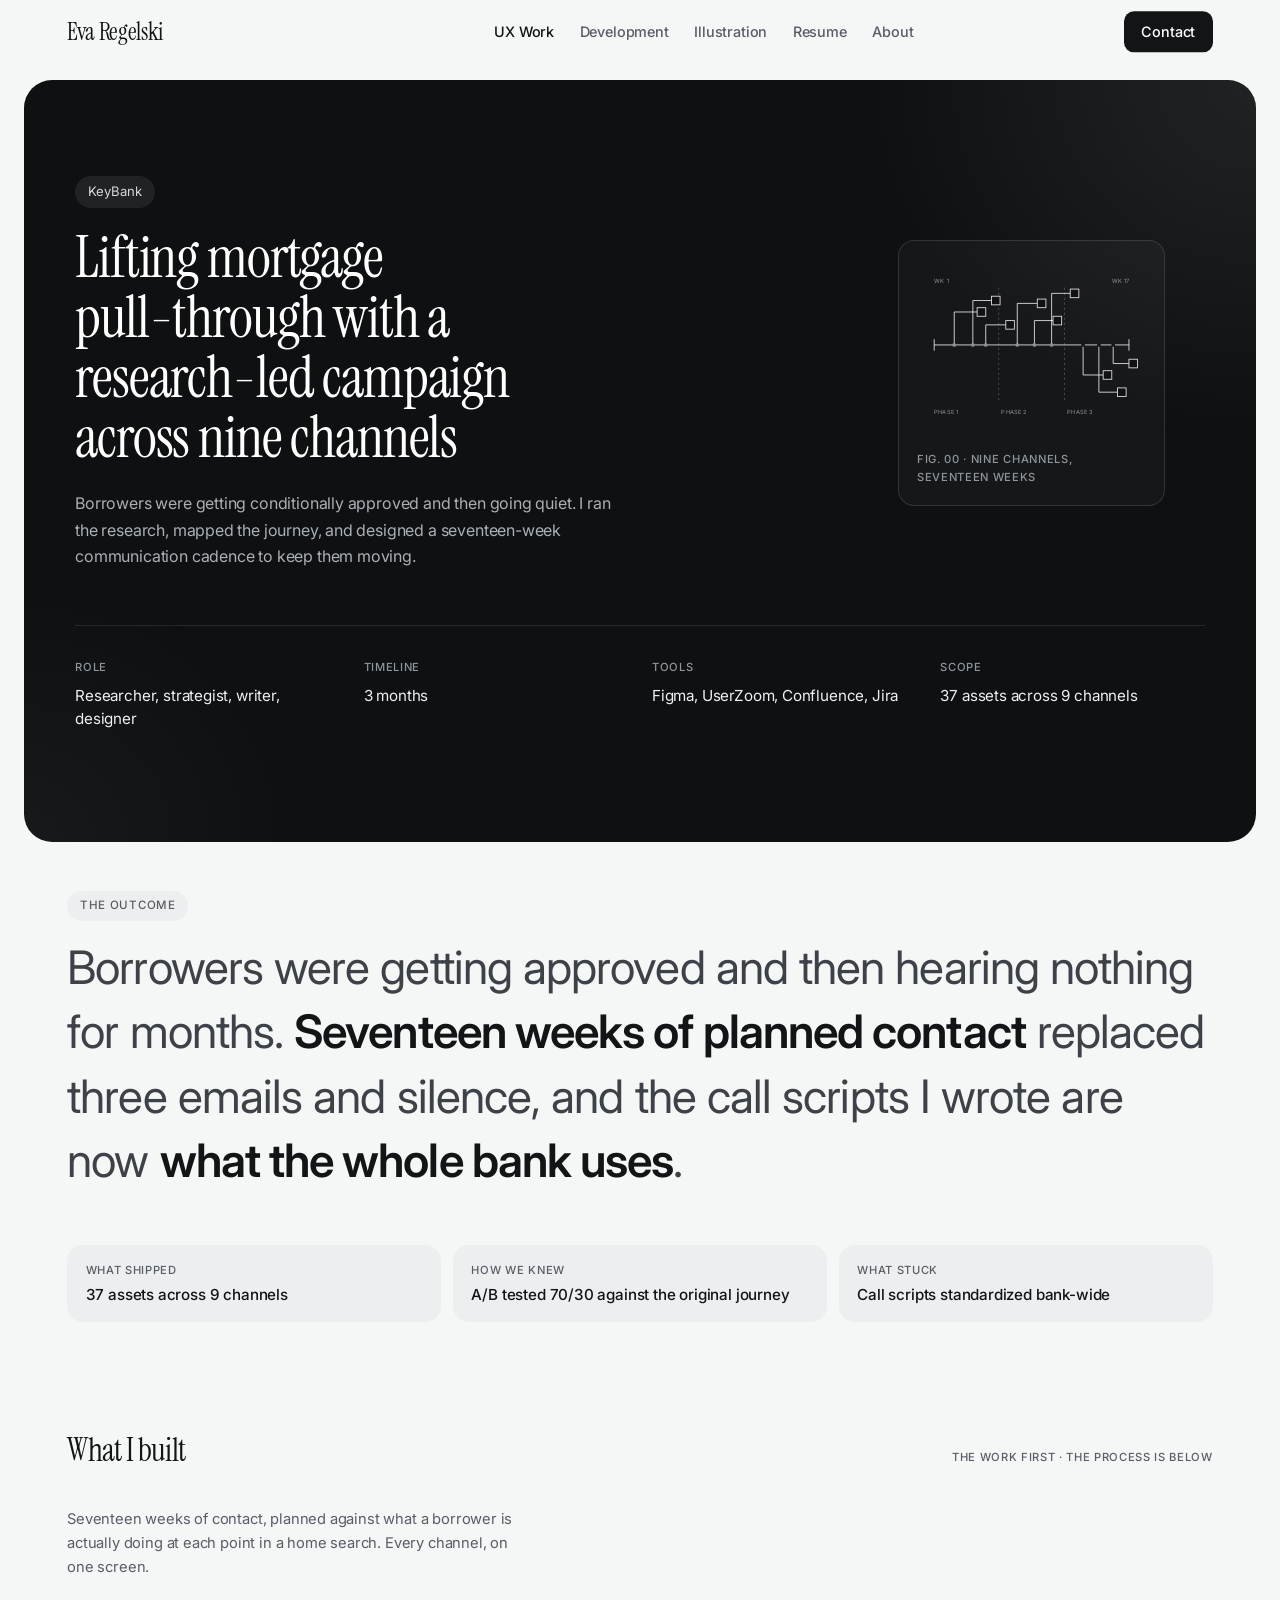
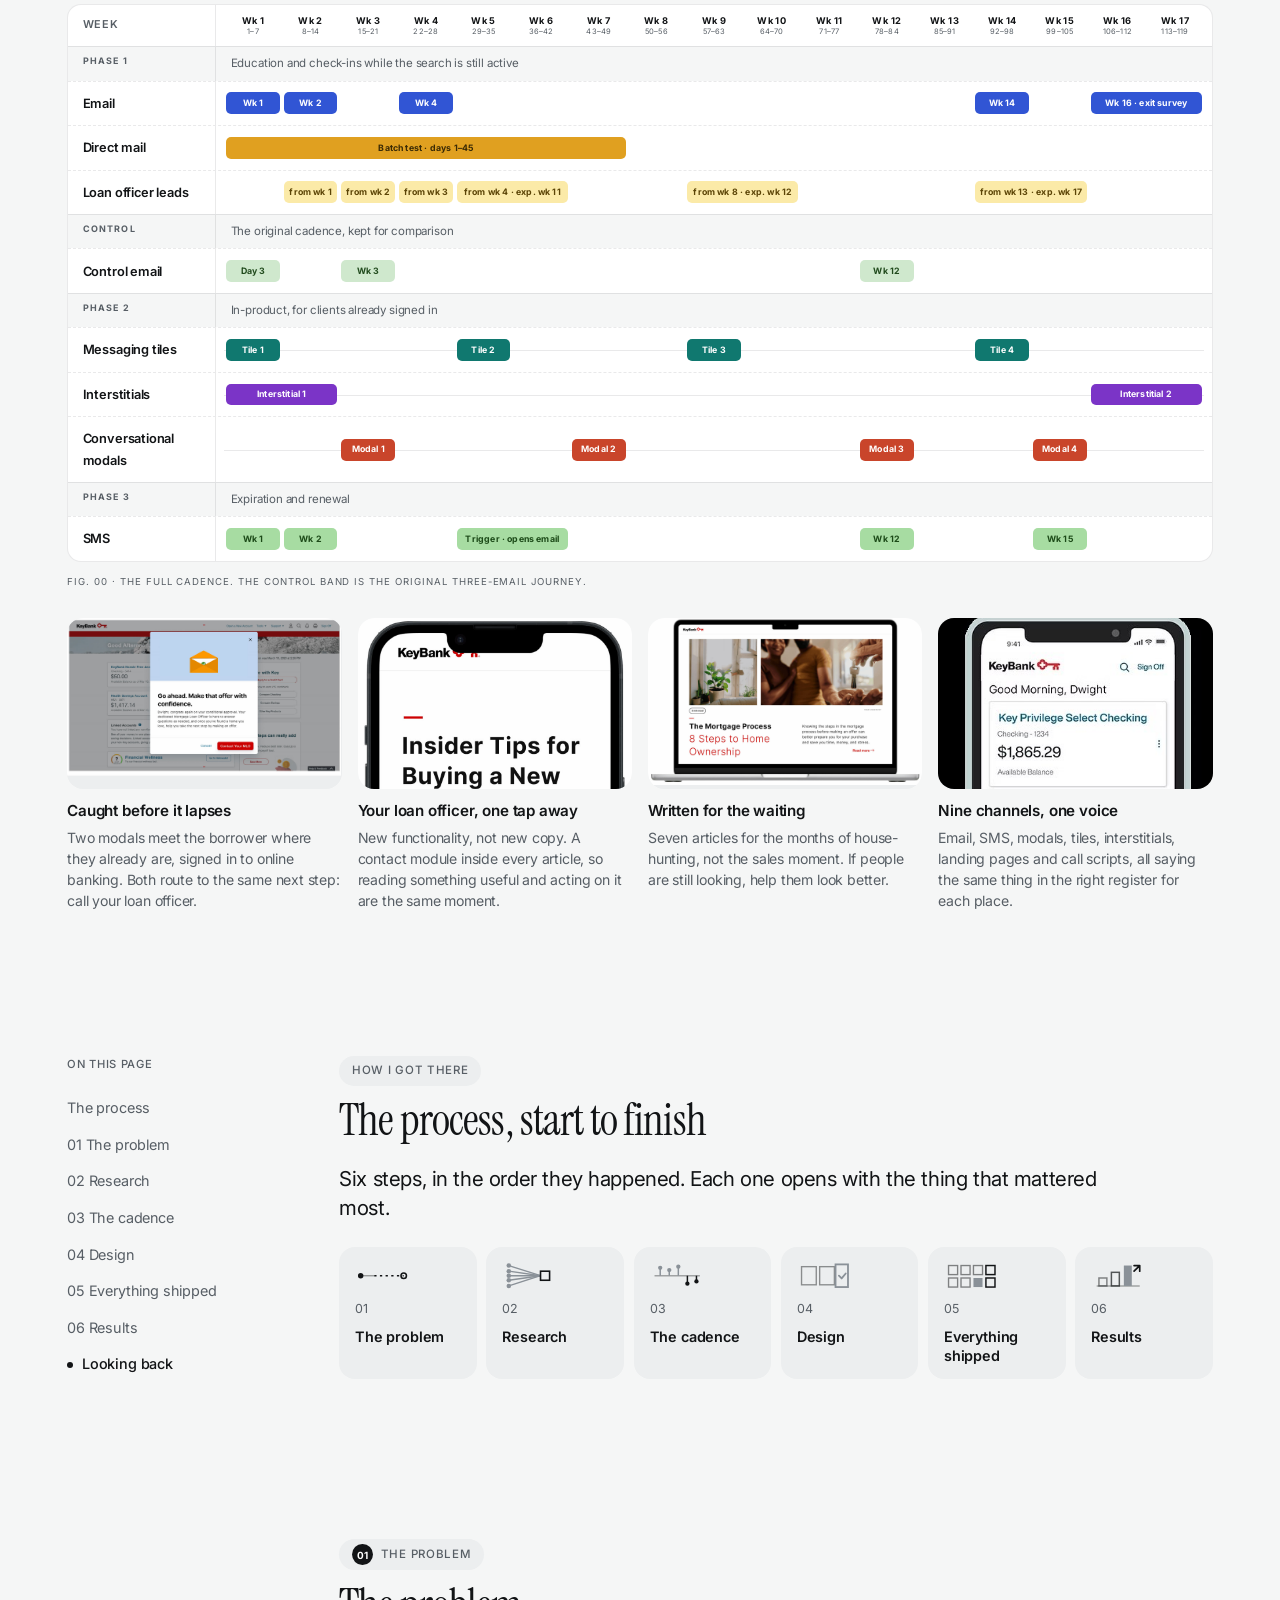
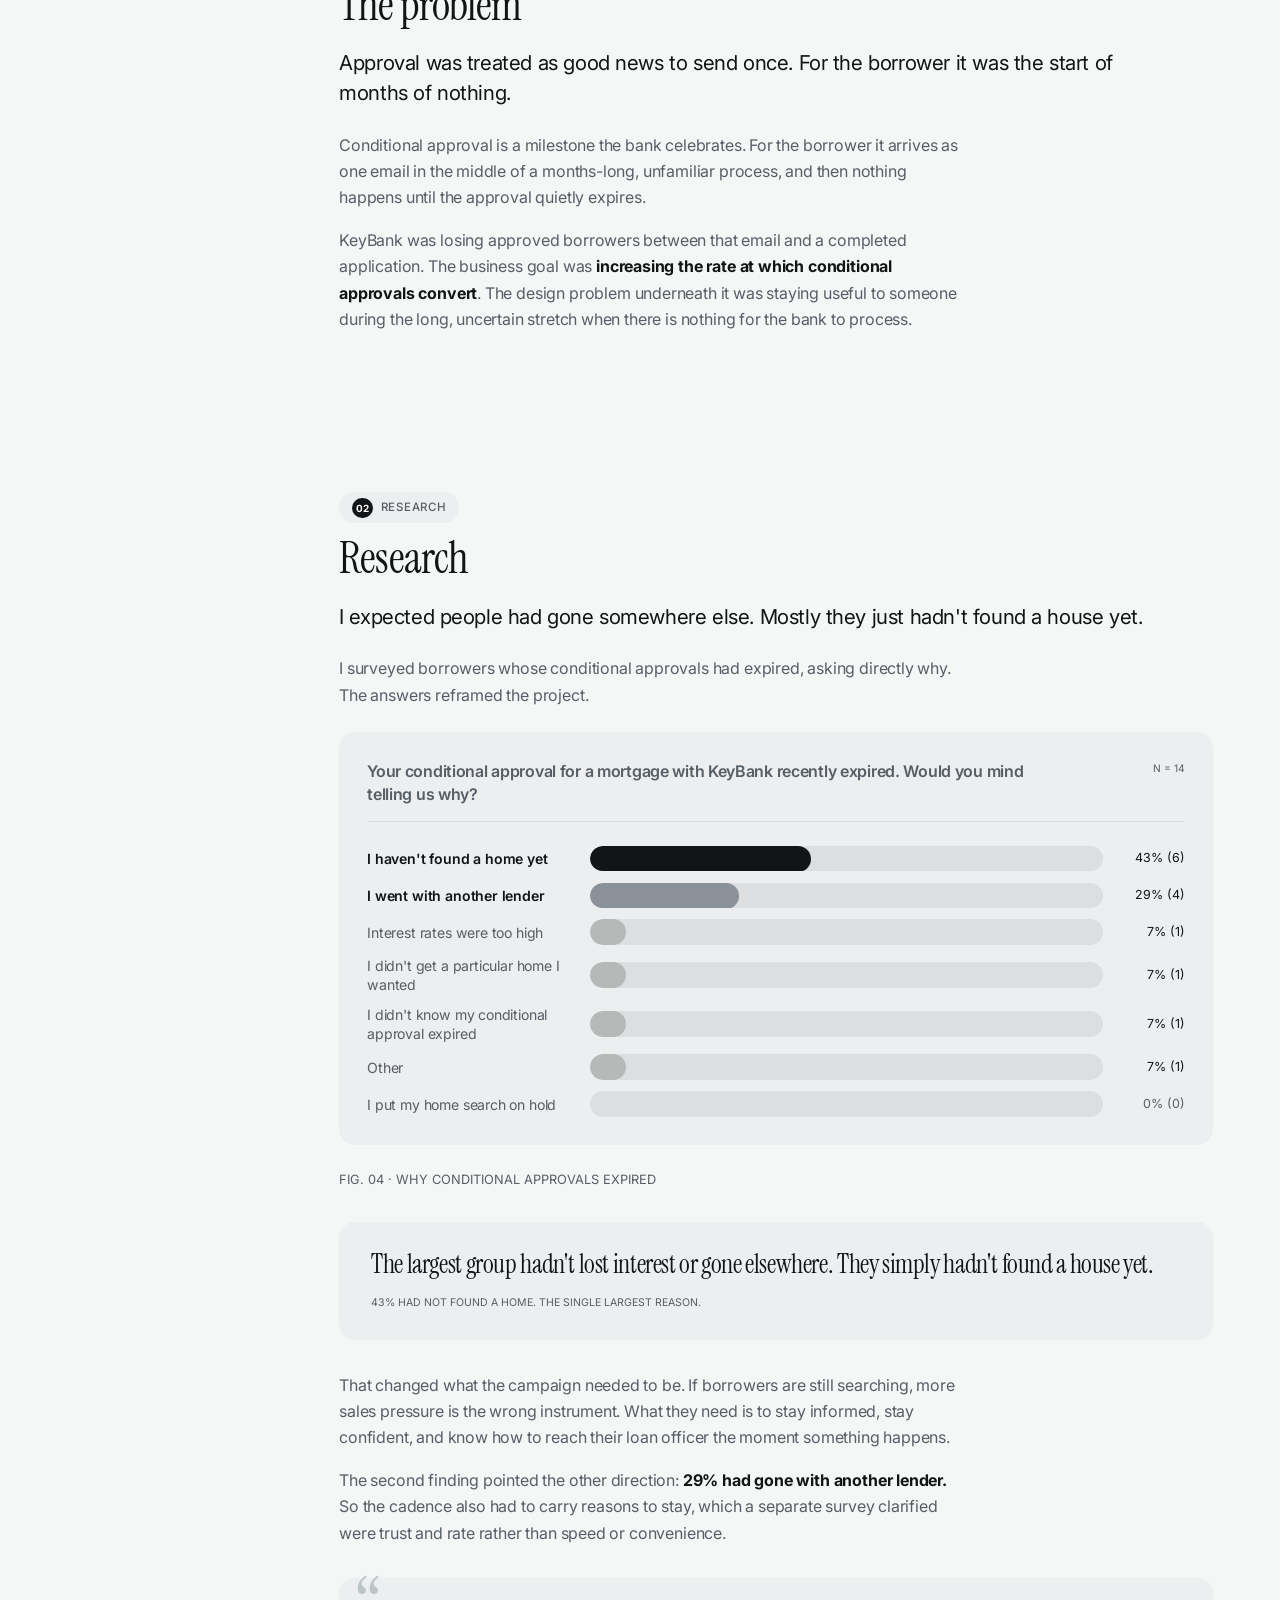
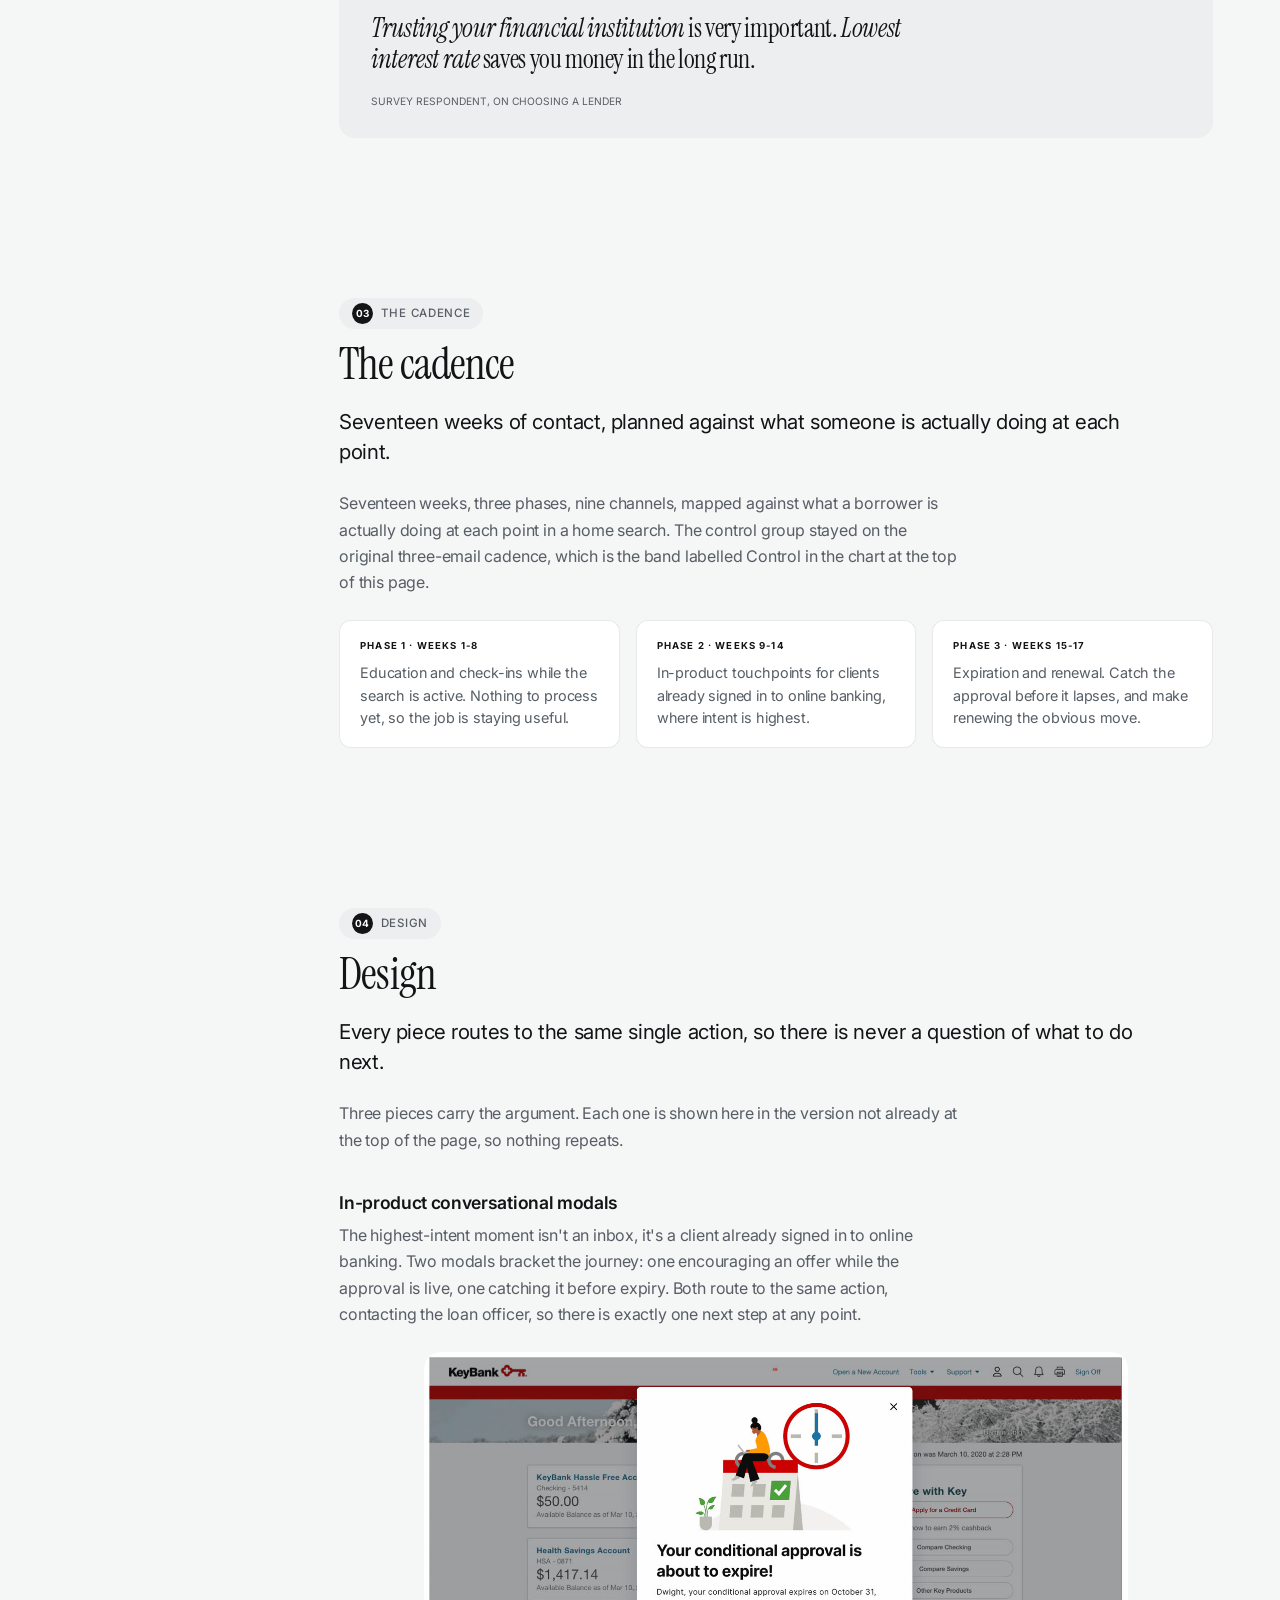
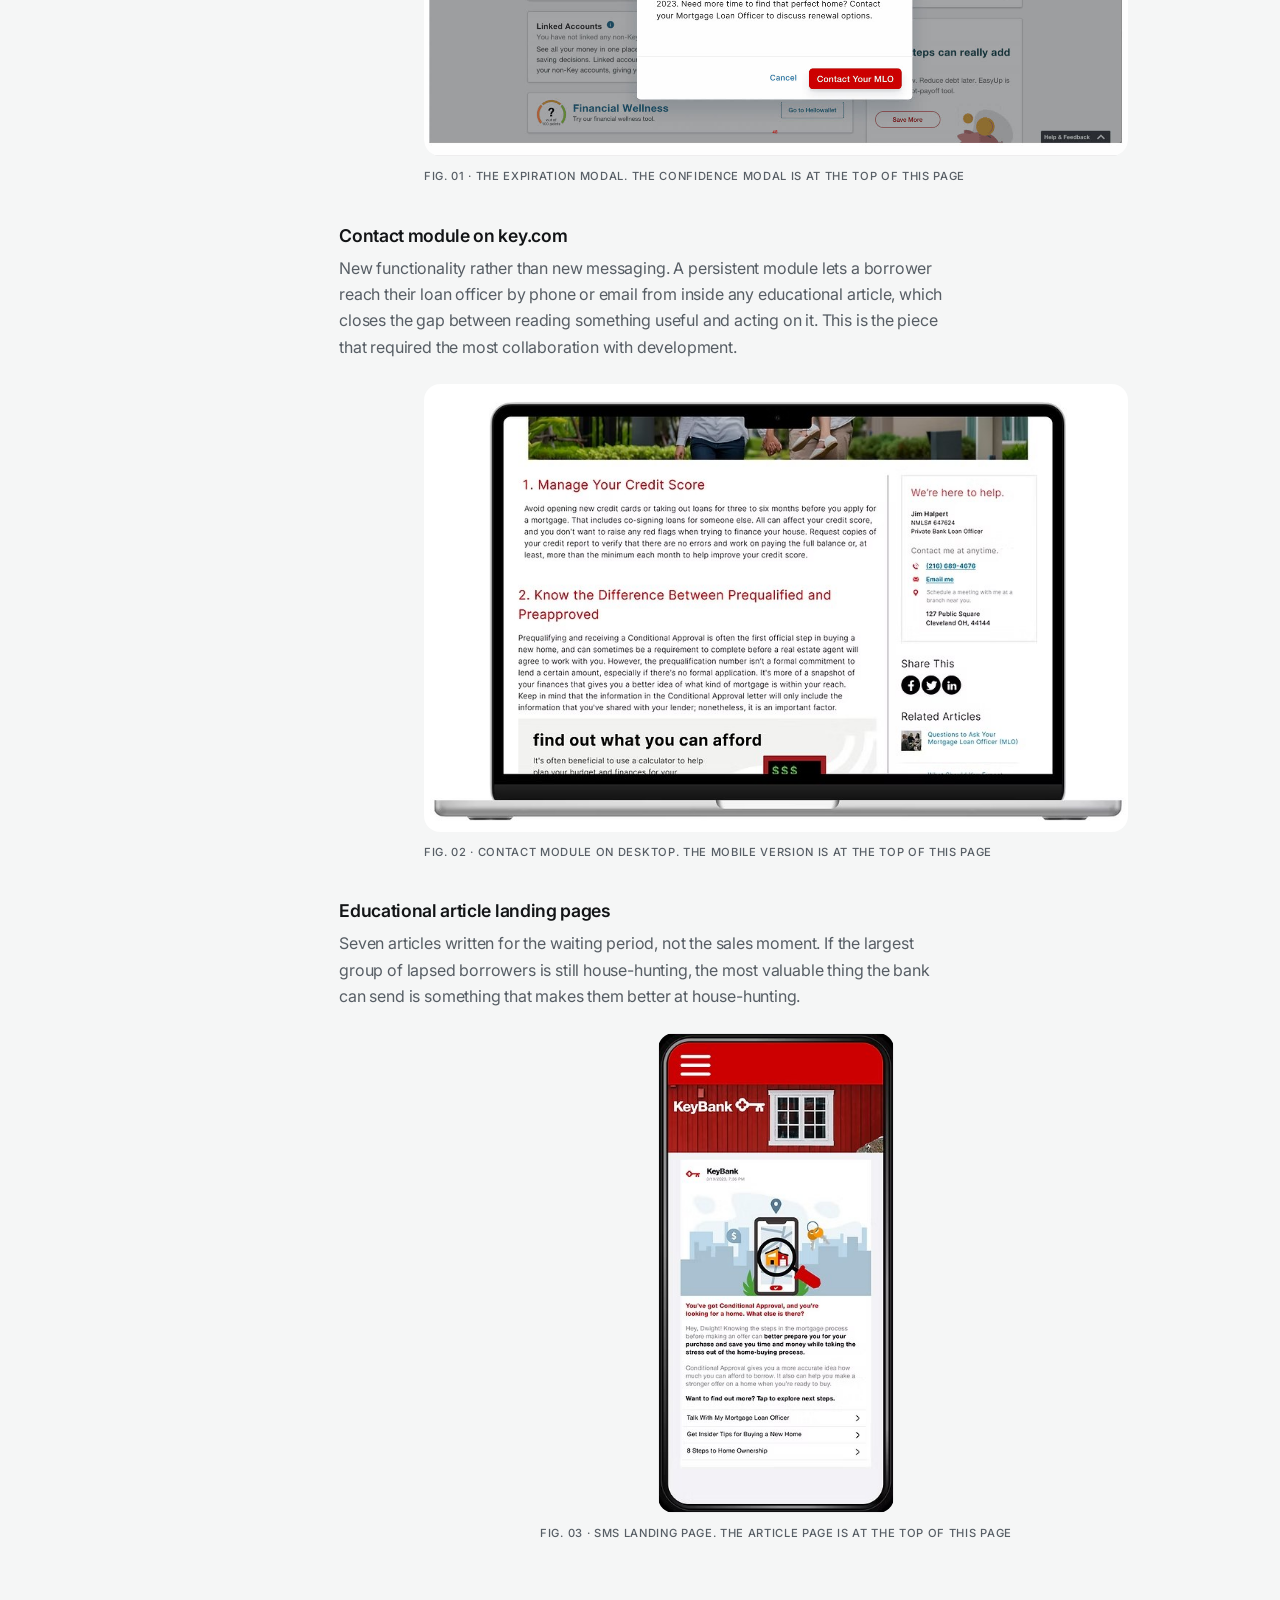
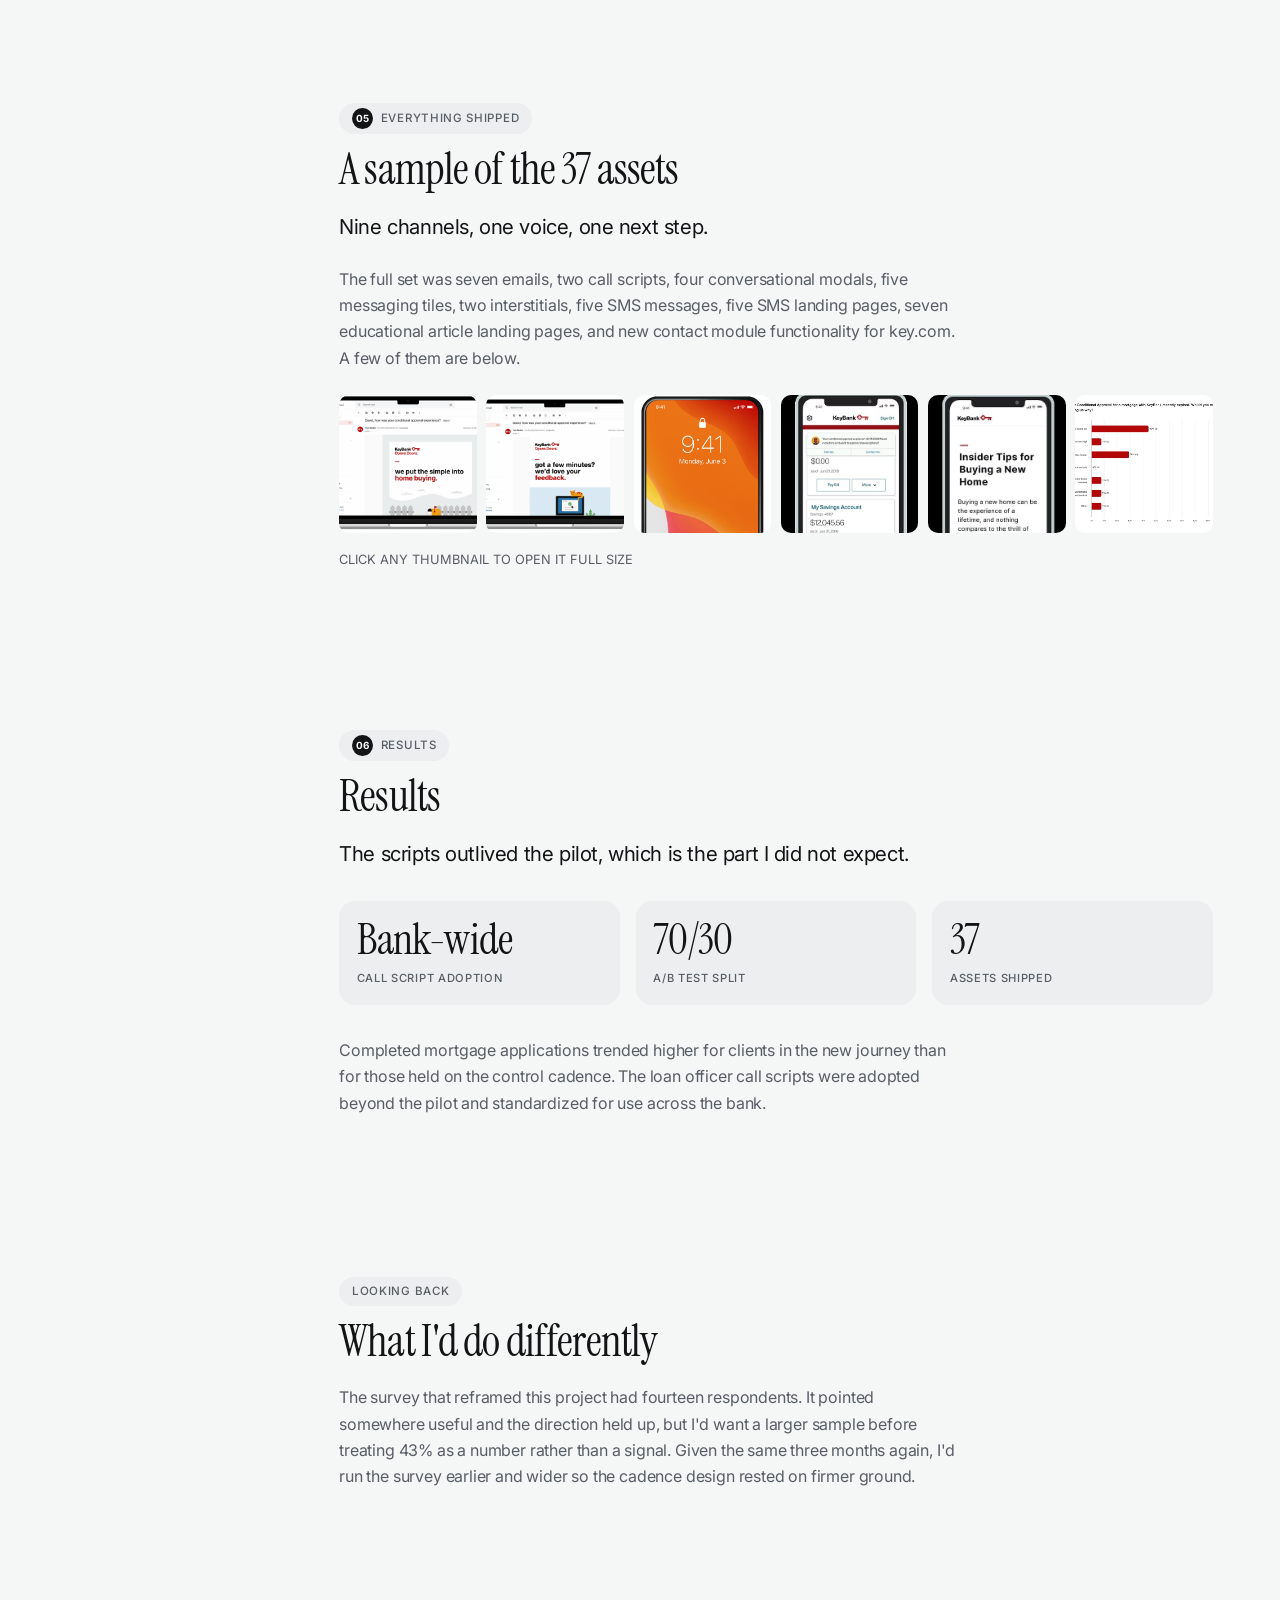
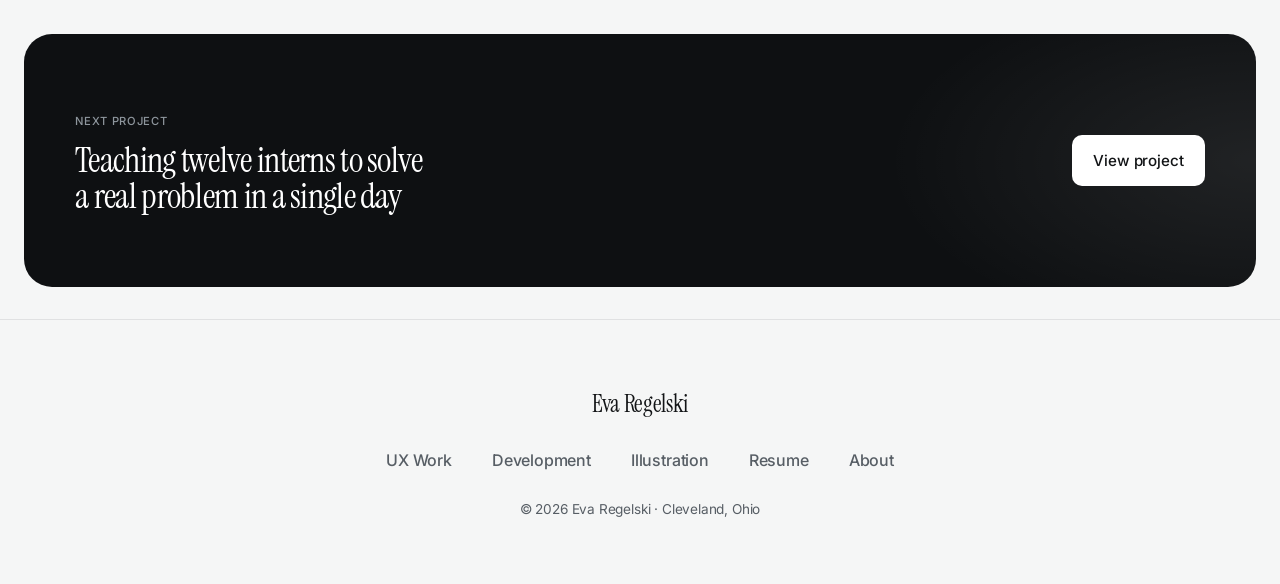
<file: work/keybank-mortgage/index.html>
<!DOCTYPE html>
<html lang="en">
<head>
<meta charset="utf-8">
<meta name="viewport" content="width=device-width, initial-scale=1">
<title>Mortgage conditional approval campaign · Eva Regelski</title>
<meta name="description" content="Lifting mortgage pull-through with a research-led campaign across nine channels.">
<meta name="twitter:card" content="summary_large_image">
<meta property="og:image" content="https://evaregelski.github.io/assets/keybank-cover.jpg">
<link rel="icon" href="../../assets/favicon.svg" type="image/svg+xml">
<link rel="icon" href="../../assets/favicon-32.png" sizes="32x32">
<link rel="apple-touch-icon" href="../../assets/apple-touch-icon.png">
<link rel="preconnect" href="https://fonts.googleapis.com">
<link rel="preconnect" href="https://fonts.gstatic.com" crossorigin>
<link href="https://fonts.googleapis.com/css2?family=Instrument+Serif:ital@0;1&family=Inter:wght@400;500;600&display=swap" rel="stylesheet">
<link rel="stylesheet" href="../../styles/site.css">
<link rel="stylesheet" href="../../styles/theme.css">
</head>
<body>
<header class="site-bar"><div class="wrap bar__in">
  <a class="mark" href="../../index.html"><span class="e">E</span>va Regelski</a>
  <button class="navtoggle" type="button" aria-expanded="false" aria-controls="sitenav"><span></span><span class="visually-hidden">Menu</span></button>
  <nav id="sitenav" aria-label="Main"><ul><li><a href="../../work.html" aria-current="page">UX Work</a></li><li><a href="../../development.html">Development</a></li><li><a href="../../illustration.html">Illustration</a></li><li><a href="../../resume.html">Resume</a></li><li><a href="../../about.html">About</a></li><li><a href="../../index.html#contact">Contact</a></li></ul></nav>
</div></header>

<section class="hero">
  <div class="hero__wash" aria-hidden="true"></div>
  <div class="hero__wash hero__wash--b" aria-hidden="true"></div>
  <div class="wrap hero__in">
  <div class="hero__grid">
    <div>
      <p class="client">KeyBank</p>
      <h1>Lifting mortgage pull-through with a research-led campaign across nine channels</h1>
      <p class="sub">Borrowers were getting conditionally approved and then going quiet. I ran the research, mapped the journey, and designed a seventeen-week communication cadence to keep them moving.</p>
    </div>
    <figure class="hero__mark">
      <svg viewBox="0 0 320 240" role="img" aria-label="Diagram: nine channels across three phases of one journey">
        <g fill="none" stroke="#b8f04a" stroke-width="1.25">
          <line x1="24" y1="120" x2="296" y2="120"/>
          <line x1="24" y1="112" x2="24" y2="128"/>
          <line x1="296" y1="112" x2="296" y2="128"/>
        </g>
        <g fill="none" stroke="rgba(247,246,242,.32)" stroke-width="1" stroke-dasharray="3 4">
          <line x1="114" y1="40" x2="114" y2="200"/>
          <line x1="206" y1="40" x2="206" y2="200"/>
        </g>
        <g fill="none" stroke="#b8f04a" stroke-width="1.25">
          <path d="M52 120 L52 74 M52 74 L84 74"/><path d="M78 120 L78 58 M78 58 L104 58"/>
          <path d="M96 120 L96 92 M96 92 L124 92"/>
          <path d="M140 120 L140 62 M140 62 L168 62"/><path d="M164 120 L164 86 M164 86 L190 86"/>
          <path d="M188 120 L188 48 M188 48 L214 48"/>
        </g>
        <g fill="none" stroke="#ff48b1" stroke-width="1.25">
          <path d="M232 120 L232 162 M232 162 L260 162"/>
          <path d="M254 120 L254 186 M254 186 L280 186"/>
          <path d="M274 120 L274 146 M274 146 L296 146"/>
        </g>
        <g fill="#111114" stroke="#b8f04a" stroke-width="1.25">
          <rect x="84" y="68" width="12" height="12"/><rect x="104" y="52" width="12" height="12"/>
          <rect x="124" y="86" width="12" height="12"/><rect x="168" y="56" width="12" height="12"/>
          <rect x="190" y="80" width="12" height="12"/><rect x="214" y="42" width="12" height="12"/>
        </g>
        <g fill="#111114" stroke="#ff48b1" stroke-width="1.25">
          <rect x="260" y="156" width="12" height="12"/><rect x="280" y="180" width="12" height="12"/>
          <rect x="296" y="140" width="12" height="12"/>
        </g>
        <g fill="#b8f04a">
          <circle cx="52" cy="120" r="2.6"/><circle cx="78" cy="120" r="2.6"/><circle cx="96" cy="120" r="2.6"/>
          <circle cx="140" cy="120" r="2.6"/><circle cx="164" cy="120" r="2.6"/><circle cx="188" cy="120" r="2.6"/>
        </g>
        <g fill="#ff48b1">
          <circle cx="232" cy="120" r="2.6"/><circle cx="254" cy="120" r="2.6"/><circle cx="274" cy="120" r="2.6"/>
        </g>
        <g fill="rgba(247,246,242,.55)" font-family="'Space Mono',monospace" font-size="8" letter-spacing="1">
          <text x="24" y="216">PHASE 1</text><text x="118" y="216">PHASE 2</text><text x="210" y="216">PHASE 3</text>
          <text x="24" y="34">WK 1</text><text x="272" y="34">WK 17</text>
        </g>
      </svg>
      <figcaption>FIG. 00 &middot; NINE CHANNELS, SEVENTEEN WEEKS</figcaption>
    </figure>
  </div>
  <dl class="rail">
    <div><dt>ROLE</dt><dd>Researcher, strategist, writer, designer</dd></div>
    <div><dt>TIMELINE</dt><dd>3 months</dd></div>
    <div><dt>TOOLS</dt><dd>Figma, UserZoom, Confluence, Jira</dd></div>
    <div><dt>SCOPE</dt><dd>37 assets across 9 channels</dd></div>
  </dl>
  <div class="hero__edge" aria-hidden="true"></div>
</div></section>

<section class="impactband aurora aurora--soft"><div class="wrap impactband__in">
  <p class="impactband__label">THE OUTCOME</p>
  <p class="impactband__text">Borrowers were getting approved and then hearing nothing for months. <strong>Seventeen weeks of planned contact</strong> replaced three emails and silence, and the call scripts I wrote are now <strong>what the whole bank uses</strong>.</p>
  <dl class="impactband__facts">
    <div><dt>WHAT SHIPPED</dt><dd>37 assets across 9 channels</dd></div>
    <div><dt>HOW WE KNEW</dt><dd>A/B tested 70/30 against the original journey</dd></div>
    <div><dt>WHAT STUCK</dt><dd>Call scripts standardized bank-wide</dd></div>
  </dl>
</div></section>

<section class="showcase"><div class="wrap">
  <div class="showcase__head">
    <h2>What I built</h2>
    <span>THE WORK FIRST · THE PROCESS IS BELOW</span>
  </div>
  <p class="proto__hint">Seventeen weeks of contact, planned against what a borrower is actually doing at each point in a home search. Every channel, on one screen.</p>
  <div class="cad"><div class="cad__row cad__head"><div class="cad__lbl">Week</div><div class="cad__track"><div class="cad__wk" style="grid-column:1"><b>Wk 1</b><span>1–7</span></div><div class="cad__wk" style="grid-column:2"><b>Wk 2</b><span>8–14</span></div><div class="cad__wk" style="grid-column:3"><b>Wk 3</b><span>15–21</span></div><div class="cad__wk" style="grid-column:4"><b>Wk 4</b><span>22–28</span></div><div class="cad__wk" style="grid-column:5"><b>Wk 5</b><span>29–35</span></div><div class="cad__wk" style="grid-column:6"><b>Wk 6</b><span>36–42</span></div><div class="cad__wk" style="grid-column:7"><b>Wk 7</b><span>43–49</span></div><div class="cad__wk" style="grid-column:8"><b>Wk 8</b><span>50–56</span></div><div class="cad__wk" style="grid-column:9"><b>Wk 9</b><span>57–63</span></div><div class="cad__wk" style="grid-column:10"><b>Wk 10</b><span>64–70</span></div><div class="cad__wk" style="grid-column:11"><b>Wk 11</b><span>71–77</span></div><div class="cad__wk" style="grid-column:12"><b>Wk 12</b><span>78–84</span></div><div class="cad__wk" style="grid-column:13"><b>Wk 13</b><span>85–91</span></div><div class="cad__wk" style="grid-column:14"><b>Wk 14</b><span>92–98</span></div><div class="cad__wk" style="grid-column:15"><b>Wk 15</b><span>99–105</span></div><div class="cad__wk" style="grid-column:16"><b>Wk 16</b><span>106–112</span></div><div class="cad__wk" style="grid-column:17"><b>Wk 17</b><span>113–119</span></div></div></div><div class="cad__band"><b>Phase 1</b><span>Education and check-ins while the search is still active</span></div><div class="cad__row"><div class="cad__lbl">Email</div><div class="cad__track"><span class="cad__chip c-email" style="grid-column:1/2">Wk 1</span><span class="cad__chip c-email" style="grid-column:2/3">Wk 2</span><span class="cad__chip c-email" style="grid-column:4/5">Wk 4</span><span class="cad__chip c-email" style="grid-column:14/15">Wk 14</span><span class="cad__chip c-email" style="grid-column:16/18">Wk 16 &middot; exit survey</span></div></div><div class="cad__row"><div class="cad__lbl">Direct mail</div><div class="cad__track"><span class="cad__chip c-mail" style="grid-column:1/8">Batch test &middot; days 1–45</span></div></div><div class="cad__row"><div class="cad__lbl">Loan officer leads</div><div class="cad__track"><span class="cad__chip c-lead" style="grid-column:2/3">from wk 1</span><span class="cad__chip c-lead" style="grid-column:3/4">from wk 2</span><span class="cad__chip c-lead" style="grid-column:4/5">from wk 3</span><span class="cad__chip c-lead" style="grid-column:5/7">from wk 4 &middot; exp. wk 11</span><span class="cad__chip c-lead" style="grid-column:9/11">from wk 8 &middot; exp. wk 12</span><span class="cad__chip c-lead" style="grid-column:14/16">from wk 13 &middot; exp. wk 17</span></div></div><div class="cad__band"><b>Control</b><span>The original cadence, kept for comparison</span></div><div class="cad__row"><div class="cad__lbl">Control email</div><div class="cad__track"><span class="cad__chip c-ctrl" style="grid-column:1/2">Day 3</span><span class="cad__chip c-ctrl" style="grid-column:3/4">Wk 3</span><span class="cad__chip c-ctrl" style="grid-column:12/13">Wk 12</span></div></div><div class="cad__band"><b>Phase 2</b><span>In-product, for clients already signed in</span></div><div class="cad__row"><div class="cad__lbl">Messaging tiles</div><div class="cad__track cad__track--rule"><span class="cad__chip c-tile" style="grid-column:1/2">Tile 1</span><span class="cad__chip c-tile" style="grid-column:5/6">Tile 2</span><span class="cad__chip c-tile" style="grid-column:9/10">Tile 3</span><span class="cad__chip c-tile" style="grid-column:14/15">Tile 4</span></div></div><div class="cad__row"><div class="cad__lbl">Interstitials</div><div class="cad__track cad__track--rule"><span class="cad__chip c-int" style="grid-column:1/3">Interstitial 1</span><span class="cad__chip c-int" style="grid-column:16/18">Interstitial 2</span></div></div><div class="cad__row"><div class="cad__lbl">Conversational modals</div><div class="cad__track cad__track--rule"><span class="cad__chip c-modal" style="grid-column:3/4">Modal 1</span><span class="cad__chip c-modal" style="grid-column:7/8">Modal 2</span><span class="cad__chip c-modal" style="grid-column:12/13">Modal 3</span><span class="cad__chip c-modal" style="grid-column:15/16">Modal 4</span></div></div><div class="cad__band"><b>Phase 3</b><span>Expiration and renewal</span></div><div class="cad__row"><div class="cad__lbl">SMS</div><div class="cad__track"><span class="cad__chip c-sms" style="grid-column:1/2">Wk 1</span><span class="cad__chip c-sms" style="grid-column:2/3">Wk 2</span><span class="cad__chip c-sms" style="grid-column:5/7">Trigger &middot; opens email</span><span class="cad__chip c-sms" style="grid-column:12/13">Wk 12</span><span class="cad__chip c-sms" style="grid-column:15/16">Wk 15</span></div></div></div>
  <p class="cad__cap">FIG. 00 &middot; THE FULL CADENCE. THE CONTROL BAND IS THE ORIGINAL THREE-EMAIL JOURNEY.</p>

  <div class="feat">
    <figure><div class="shell"><video class="zoomable" data-group="final" data-caption="The confidence modal. Shown while the approval is live, encouraging the borrower to make an offer." aria-label="The confidence modal. Shown while the approval is live, encouraging the borrower to make an offer." src="assets/s5.mp4" poster="assets/clip5.jpg" autoplay muted loop playsinline></video></div>
      <figcaption><b>Caught before it lapses</b>Two modals meet the borrower where they already are, signed in to online banking. Both route to the same next step: call your loan officer.</figcaption></figure>
    <figure><div class="shell"><video class="zoomable" data-group="final" data-caption="The loan officer contact module on mobile, inside an educational article." aria-label="The loan officer contact module on mobile, inside an educational article." src="assets/s2.mp4" poster="assets/clip2.jpg" autoplay muted loop playsinline></video></div>
      <figcaption><b>Your loan officer, one tap away</b>New functionality, not new copy. A contact module inside every article, so reading something useful and acting on it are the same moment.</figcaption></figure>
    <figure><div class="shell"><video class="zoomable" data-group="final" data-caption="Eight Steps to Home Ownership. One of seven articles written for the waiting period." aria-label="Eight Steps to Home Ownership. One of seven articles written for the waiting period." src="assets/s7.mp4" poster="assets/clip7.jpg" autoplay muted loop playsinline></video></div>
      <figcaption><b>Written for the waiting</b>Seven articles for the months of house-hunting, not the sales moment. If people are still looking, help them look better.</figcaption></figure>
    <figure><div class="shell"><img class="zoomable" data-group="final" data-caption="Messaging tile, one of 37 assets across nine channels." src="assets/tile.jpg" alt="Messaging tile" loading="lazy"></div>
      <figcaption><b>Nine channels, one voice</b>Email, SMS, modals, tiles, interstitials, landing pages and call scripts, all saying the same thing in the right register for each place.</figcaption></figure>
  </div>
</div></section>

<div class="wrap body">
  <aside class="toc">
    <p>ON THIS PAGE</p>
    <a href="#process" class="on">The process</a>
    <a href="#problem">01 The problem</a>
    <a href="#research">02 Research</a>
    <a href="#journey">03 The cadence</a>
    <a href="#design">04 Design</a>
    <a href="#assets">05 Everything shipped</a>
    <a href="#results">06 Results</a>
    <a href="#reflection">Looking back</a>
  </aside>

  <div>
    <section class="sec" id="process" style="border:0;padding-top:0;margin-top:0">
      <p class="sec__step">HOW I GOT THERE</p>
      <h2>The process, start to finish</h2>
      <p class="sec__lead">Six steps, in the order they happened. Each one opens with the thing that mattered most.</p>
      <nav class="stepper" aria-label="Process steps">
        <a href="#problem"><span class="g"><svg viewBox="0 0 48 26" aria-hidden="true"><g fill="none" stroke="currentColor" stroke-width="1.2" opacity=".4"><path d="M5 13h12"/></g><g fill="none" stroke="#ff48b1" stroke-width="1.3" stroke-dasharray="2 3"><path d="M17 13h26"/></g><circle cx="5" cy="13" r="2.4" fill="currentColor"/><circle cx="43" cy="13" r="2.4" fill="none" stroke="#ff48b1" stroke-width="1.4"/></svg></span><span class="n">01</span><span class="t">The problem</span></a>
        <a href="#research"><span class="g"><svg viewBox="0 0 48 26" aria-hidden="true"><g fill="none" stroke="#b8f04a" stroke-width="1.2"><path d="M6 4 L34 13"/><path d="M6 9 L34 13"/><path d="M6 13 L34 13"/><path d="M6 17 L34 13"/><path d="M6 22 L34 13"/></g><g fill="#b8f04a"><circle cx="6" cy="4" r="2"/><circle cx="6" cy="9" r="2"/><circle cx="6" cy="13" r="2"/><circle cx="6" cy="17" r="2"/><circle cx="6" cy="22" r="2"/></g><rect x="34" y="9" width="8" height="8" fill="none" stroke="currentColor" stroke-width="1.4"/></svg></span><span class="n">02</span><span class="t">Research</span></a>
        <a href="#journey"><span class="g"><svg viewBox="0 0 48 26" aria-hidden="true"><g fill="none" stroke="currentColor" stroke-width="1.2" opacity=".35"><path d="M4 13h40"/></g><g fill="none" stroke="#b8f04a" stroke-width="1.3"><path d="M9 13V6"/><path d="M17 13V8"/><path d="M25 13V5"/></g><g fill="none" stroke="#ff48b1" stroke-width="1.3"><path d="M33 13v7"/><path d="M41 13v5"/></g><g fill="#b8f04a"><circle cx="9" cy="6" r="1.9"/><circle cx="17" cy="8" r="1.9"/><circle cx="25" cy="5" r="1.9"/></g><g fill="#ff48b1"><circle cx="33" cy="20" r="1.9"/><circle cx="41" cy="18" r="1.9"/></g></svg></span><span class="n">03</span><span class="t">The cadence</span></a>
        <a href="#design"><span class="g"><svg viewBox="0 0 48 26" aria-hidden="true"><rect x="4" y="5" width="13" height="16" fill="none" stroke="currentColor" stroke-width="1.2" opacity=".45"/><rect x="20" y="5" width="13" height="16" fill="none" stroke="currentColor" stroke-width="1.2" opacity=".45"/><rect x="34" y="3" width="11" height="20" fill="none" stroke="#b8f04a" stroke-width="1.6"/><path d="M37 13 l2.4 2.4 L43 11" fill="none" stroke="#b8f04a" stroke-width="1.6" stroke-linecap="round" stroke-linejoin="round"/></svg></span><span class="n">04</span><span class="t">Design</span></a>
        <a href="#assets"><span class="g"><svg viewBox="0 0 48 26" aria-hidden="true"><g fill="none" stroke="currentColor" stroke-width="1.2" opacity=".5"><rect x="4" y="4" width="8" height="8"/><rect x="15" y="4" width="8" height="8"/><rect x="26" y="4" width="8" height="8"/><rect x="4" y="15" width="8" height="8"/><rect x="15" y="15" width="8" height="8"/></g><rect x="26" y="15" width="8" height="8" fill="#b8f04a" stroke="none"/><g fill="none" stroke="#ff48b1" stroke-width="1.3"><rect x="37" y="4" width="8" height="8"/><rect x="37" y="15" width="8" height="8"/></g></svg></span><span class="n">05</span><span class="t">Everything shipped</span></a>
        <a href="#results"><span class="g"><svg viewBox="0 0 48 26" aria-hidden="true"><g fill="none" stroke="currentColor" stroke-width="1.3" opacity=".35"><path d="M5 22h38"/></g><rect x="7" y="15" width="7" height="7" fill="none" stroke="currentColor" stroke-width="1.3" opacity=".5"/><rect x="18" y="10" width="7" height="12" fill="none" stroke="currentColor" stroke-width="1.3" opacity=".7"/><rect x="29" y="4" width="7" height="18" fill="#b8f04a" stroke="none"/><path d="M38 9 L43 4 M43 4 v5 M43 4 h-5" fill="none" stroke="#ff48b1" stroke-width="1.5" stroke-linecap="round"/></svg></span><span class="n">06</span><span class="t">Results</span></a>
      </nav>
    </section>

    <section class="sec" id="problem">
      <p class="sec__step"><b>01</b> THE PROBLEM</p>
      <h2>The problem</h2>
      <p class="sec__lead">Approval was treated as good news to send once. For the borrower it was the start of months of nothing.</p>
      <p>Conditional approval is a milestone the bank celebrates. For the borrower it arrives as one email in the middle of a months-long, unfamiliar process, and then nothing happens until the approval quietly expires.</p>
      <p>KeyBank was losing approved borrowers between that email and a completed application. The business goal was <strong>increasing the rate at which conditional approvals convert</strong>. The design problem underneath it was staying useful to someone during the long, uncertain stretch when there is nothing for the bank to process.</p>
    </section>

    <section class="sec" id="research">
      <p class="sec__step"><b>02</b> RESEARCH</p>
      <h2>Research</h2>
      <p class="sec__lead">I expected people had gone somewhere else. Mostly they just hadn't found a house yet.</p>
      <p>I surveyed borrowers whose conditional approvals had expired, asking directly why. The answers reframed the project.</p>

      <figure class="chart">
        <div class="chart__head">
          <p class="chart__q">Your conditional approval for a mortgage with KeyBank recently expired. Would you mind telling us why?</p>
          <span class="chart__n">N = 14</span>
        </div>
        <div class="chart__row" data-key="1">
          <span class="chart__label">I haven't found a home yet</span>
          <div class="chart__track"><div class="chart__fill" style="width:43%;animation-delay:0ms"></div></div>
          <span class="chart__val">43% (6)</span>
        </div>
        <div class="chart__row" data-key="2">
          <span class="chart__label">I went with another lender</span>
          <div class="chart__track"><div class="chart__fill" style="width:29%;animation-delay:70ms"></div></div>
          <span class="chart__val">29% (4)</span>
        </div>
        <div class="chart__row" data-key="">
          <span class="chart__label">Interest rates were too high</span>
          <div class="chart__track"><div class="chart__fill" style="width:7%;animation-delay:140ms"></div></div>
          <span class="chart__val">7% (1)</span>
        </div>
        <div class="chart__row" data-key="">
          <span class="chart__label">I didn't get a particular home I wanted</span>
          <div class="chart__track"><div class="chart__fill" style="width:7%;animation-delay:210ms"></div></div>
          <span class="chart__val">7% (1)</span>
        </div>
        <div class="chart__row" data-key="">
          <span class="chart__label">I didn't know my conditional approval expired</span>
          <div class="chart__track"><div class="chart__fill" style="width:7%;animation-delay:280ms"></div></div>
          <span class="chart__val">7% (1)</span>
        </div>
        <div class="chart__row" data-key="">
          <span class="chart__label">Other</span>
          <div class="chart__track"><div class="chart__fill" style="width:7%;animation-delay:350ms"></div></div>
          <span class="chart__val">7% (1)</span>
        </div>
        <div class="chart__row" data-key="0">
          <span class="chart__label">I put my home search on hold</span>
          <div class="chart__track"><div class="chart__fill" style="width:0%;animation-delay:420ms"></div></div>
          <span class="chart__val">0% (0)</span>
        </div>
      </figure>
      <p class="note">FIG. 04 &middot; WHY CONDITIONAL APPROVALS EXPIRED</p>

      <div class="insight">
        <p>The largest group hadn't lost interest or gone elsewhere. They simply hadn't found a house yet.</p>
        <span>43% HAD NOT FOUND A HOME. THE SINGLE LARGEST REASON.</span>
      </div>

      <p>That changed what the campaign needed to be. If borrowers are still searching, more sales pressure is the wrong instrument. What they need is to stay informed, stay confident, and know how to reach their loan officer the moment something happens.</p>
      <p>The second finding pointed the other direction: <strong>29% had gone with another lender.</strong> So the cadence also had to carry reasons to stay, which a separate survey clarified were trust and rate rather than speed or convenience.</p>

      <figure class="pull">
        <blockquote><em>Trusting your financial institution</em> is very important. <em>Lowest interest rate</em> saves you money in the long run.</blockquote>
        <figcaption>SURVEY RESPONDENT, ON CHOOSING A LENDER</figcaption>
      </figure>
    </section>

    <section class="sec" id="journey">
      <p class="sec__step"><b>03</b> THE CADENCE</p>
      <h2>The cadence</h2>
      <p class="sec__lead">Seventeen weeks of contact, planned against what someone is actually doing at each point.</p>
      <p>Seventeen weeks, three phases, nine channels, mapped against what a borrower is actually doing at each point in a home search. The control group stayed on the original three-email cadence, which is the band labelled Control in the chart at the top of this page.</p>
      <div class="phases">
        <div><b>PHASE 1 &middot; WEEKS 1-8</b><p>Education and check-ins while the search is active. Nothing to process yet, so the job is staying useful.</p></div>
        <div><b>PHASE 2 &middot; WEEKS 9-14</b><p>In-product touchpoints for clients already signed in to online banking, where intent is highest.</p></div>
        <div><b>PHASE 3 &middot; WEEKS 15-17</b><p>Expiration and renewal. Catch the approval before it lapses, and make renewing the obvious move.</p></div>
      </div>
    </section>

    <section class="sec" id="design">
      <p class="sec__step"><b>04</b> DESIGN</p>
      <h2>Design</h2>
      <p class="sec__lead">Every piece routes to the same single action, so there is never a question of what to do next.</p>
      <p>Three pieces carry the argument. Each one is shown here in the version not already at the top of the page, so nothing repeats.</p>

      <h3>In-product conversational modals</h3>
      <p>The highest-intent moment isn't an inbox, it's a client already signed in to online banking. Two modals bracket the journey: one encouraging an offer while the approval is live, one catching it before expiry. Both route to the same action, contacting the loan officer, so there is exactly one next step at any point.</p>
      <div class="figure figure--screen"><div class="shell"><video class="zoomable" data-group="design" data-caption="The expiration modal. Catches the approval before it lapses and routes to the loan officer." aria-label="The expiration modal. Catches the approval before it lapses and routes to the loan officer." src="assets/s6.mp4" poster="assets/clip6.jpg" autoplay muted loop playsinline></video></div>
        <figcaption>FIG. 01 &middot; THE EXPIRATION MODAL. THE CONFIDENCE MODAL IS AT THE TOP OF THIS PAGE</figcaption></div>

      <h3>Contact module on key.com</h3>
      <p>New functionality rather than new messaging. A persistent module lets a borrower reach their loan officer by phone or email from inside any educational article, which closes the gap between reading something useful and acting on it. This is the piece that required the most collaboration with development.</p>
      <div class="figure"><div class="shell"><img class="zoomable" data-group="design" data-caption="Loan officer contact module on desktop, inside an educational article." src="assets/mlo-desktop.jpg" alt="Loan officer contact module, desktop" loading="lazy"></div>
        <figcaption>FIG. 02 &middot; CONTACT MODULE ON DESKTOP. THE MOBILE VERSION IS AT THE TOP OF THIS PAGE</figcaption></div>

      <h3>Educational article landing pages</h3>
      <p>Seven articles written for the waiting period, not the sales moment. If the largest group of lapsed borrowers is still house-hunting, the most valuable thing the bank can send is something that makes them better at house-hunting.</p>
      <div class="figure figure--phone"><div class="shell"><img class="zoomable" data-group="design" data-caption="SMS landing page. Every text message lands on a page written for that message, not the homepage." src="assets/sms-lp.jpg" alt="SMS landing page" loading="lazy"></div>
        <figcaption>FIG. 03 &middot; SMS LANDING PAGE. THE ARTICLE PAGE IS AT THE TOP OF THIS PAGE</figcaption></div>
    </section>

    <section class="sec" id="assets">
      <p class="sec__step"><b>05</b> EVERYTHING SHIPPED</p>
      <h2>A sample of the 37 assets</h2>
      <p class="sec__lead">Nine channels, one voice, one next step.</p>
      <p>The full set was seven emails, two call scripts, four conversational modals, five messaging tiles, two interstitials, five SMS messages, five SMS landing pages, seven educational article landing pages, and new contact module functionality for key.com. A few of them are below.</p>
      <div class="gallery">
        <img class="zoomable" data-group="gallery" src="assets/clip1.jpg" alt="Email campaign mockup">
        <img class="zoomable" data-group="gallery" src="assets/clip3.jpg" alt="Feedback survey email mockup">
        <img class="zoomable" data-group="gallery" src="assets/clip4.jpg" alt="SMS delivery mockup">
        <img class="zoomable" data-group="gallery" src="assets/modal.jpg" alt="Conversational modal">
        <img class="zoomable" data-group="gallery" src="assets/mlo-mobile.jpg" alt="Loan officer contact module, non-personalized">
        <img class="zoomable" data-group="gallery" src="assets/survey.jpg" alt="Borrower feedback survey">
      </div>
      <p class="note">CLICK ANY THUMBNAIL TO OPEN IT FULL SIZE</p>
    </section>

    <section class="sec" id="results">
      <p class="sec__step"><b>06</b> RESULTS</p>
      <h2>Results</h2>
      <p class="sec__lead">The scripts outlived the pilot, which is the part I did not expect.</p>
      <div class="stats">
        <div class="stat"><b>Bank-wide</b><span>CALL SCRIPT ADOPTION</span></div>
        <div class="stat"><b>70/30</b><span>A/B TEST SPLIT</span></div>
        <div class="stat"><b>37</b><span>ASSETS SHIPPED</span></div>
      </div>
      <p>Completed mortgage applications trended higher for clients in the new journey than for those held on the control cadence. The loan officer call scripts were adopted beyond the pilot and standardized for use across the bank.</p>
    </section>

    <section class="sec" id="reflection">
      <p class="sec__step">LOOKING BACK</p>
      <h2>What I'd do differently</h2>
      <p>The survey that reframed this project had fourteen respondents. It pointed somewhere useful and the direction held up, but I'd want a larger sample before treating 43% as a number rather than a signal. Given the same three months again, I'd run the survey earlier and wider so the cadence design rested on firmer ground.</p>
    </section>
  </div>
</div>



<div class="lb" data-lb aria-hidden="true" role="dialog" aria-modal="true" aria-label="Image viewer">
  <div class="lb__top">
    <span class="lb__count" data-lb-count></span>
    <button class="lb__close" data-lb-close aria-label="Close viewer">
      <svg width="18" height="18" viewBox="0 0 24 24" fill="none" stroke="currentColor" stroke-width="2.2" stroke-linecap="round"><path d="M6 6l12 12M18 6L6 18"/></svg>
    </button>
  </div>
  <div class="lb__stage" data-lb-stage data-zoom="false"><img data-lb-img alt=""></div>
  <div class="lb__bottom">
    <span data-lb-caption></span>
    <span class="lb__nav">
      <button data-lb-prev aria-label="Previous image"><svg width="16" height="16" viewBox="0 0 24 24" fill="none" stroke="currentColor" stroke-width="2.2" stroke-linecap="round" stroke-linejoin="round"><path d="M15 5l-7 7 7 7"/></svg></button>
      <button data-lb-next aria-label="Next image"><svg width="16" height="16" viewBox="0 0 24 24" fill="none" stroke="currentColor" stroke-width="2.2" stroke-linecap="round" stroke-linejoin="round"><path d="M9 5l7 7-7 7"/></svg></button>
    </span>
  </div>
</div>



<section class="nextproj"><div class="wrap nextproj__in">
  <div><span>NEXT PROJECT</span><h2>Teaching twelve interns to solve a real problem in a single day</h2></div>
  <a class="btn" href="../keybank-workshop/index.html">View project</a>
</div></section>
<footer class="site-foot"><div class="wrap foot__in">
  <p class="foot__mark"><span class="e">E</span>va Regelski</p>
  <nav aria-label="Footer"><ul><li><a href="../../work.html">UX Work</a></li><li><a href="../../development.html">Development</a></li><li><a href="../../illustration.html">Illustration</a></li><li><a href="../../resume.html">Resume</a></li><li><a href="../../about.html">About</a></li></ul></nav>
  <p class="foot__fine">© <span data-year>2026</span> Eva Regelski · Cleveland, Ohio</p>
</div></footer>
<script src="../../js/site.js"></script>
<script>document.querySelectorAll('[data-year]').forEach(function(e){e.textContent=new Date().getFullYear()});</script>
</body>
</html>
</file>
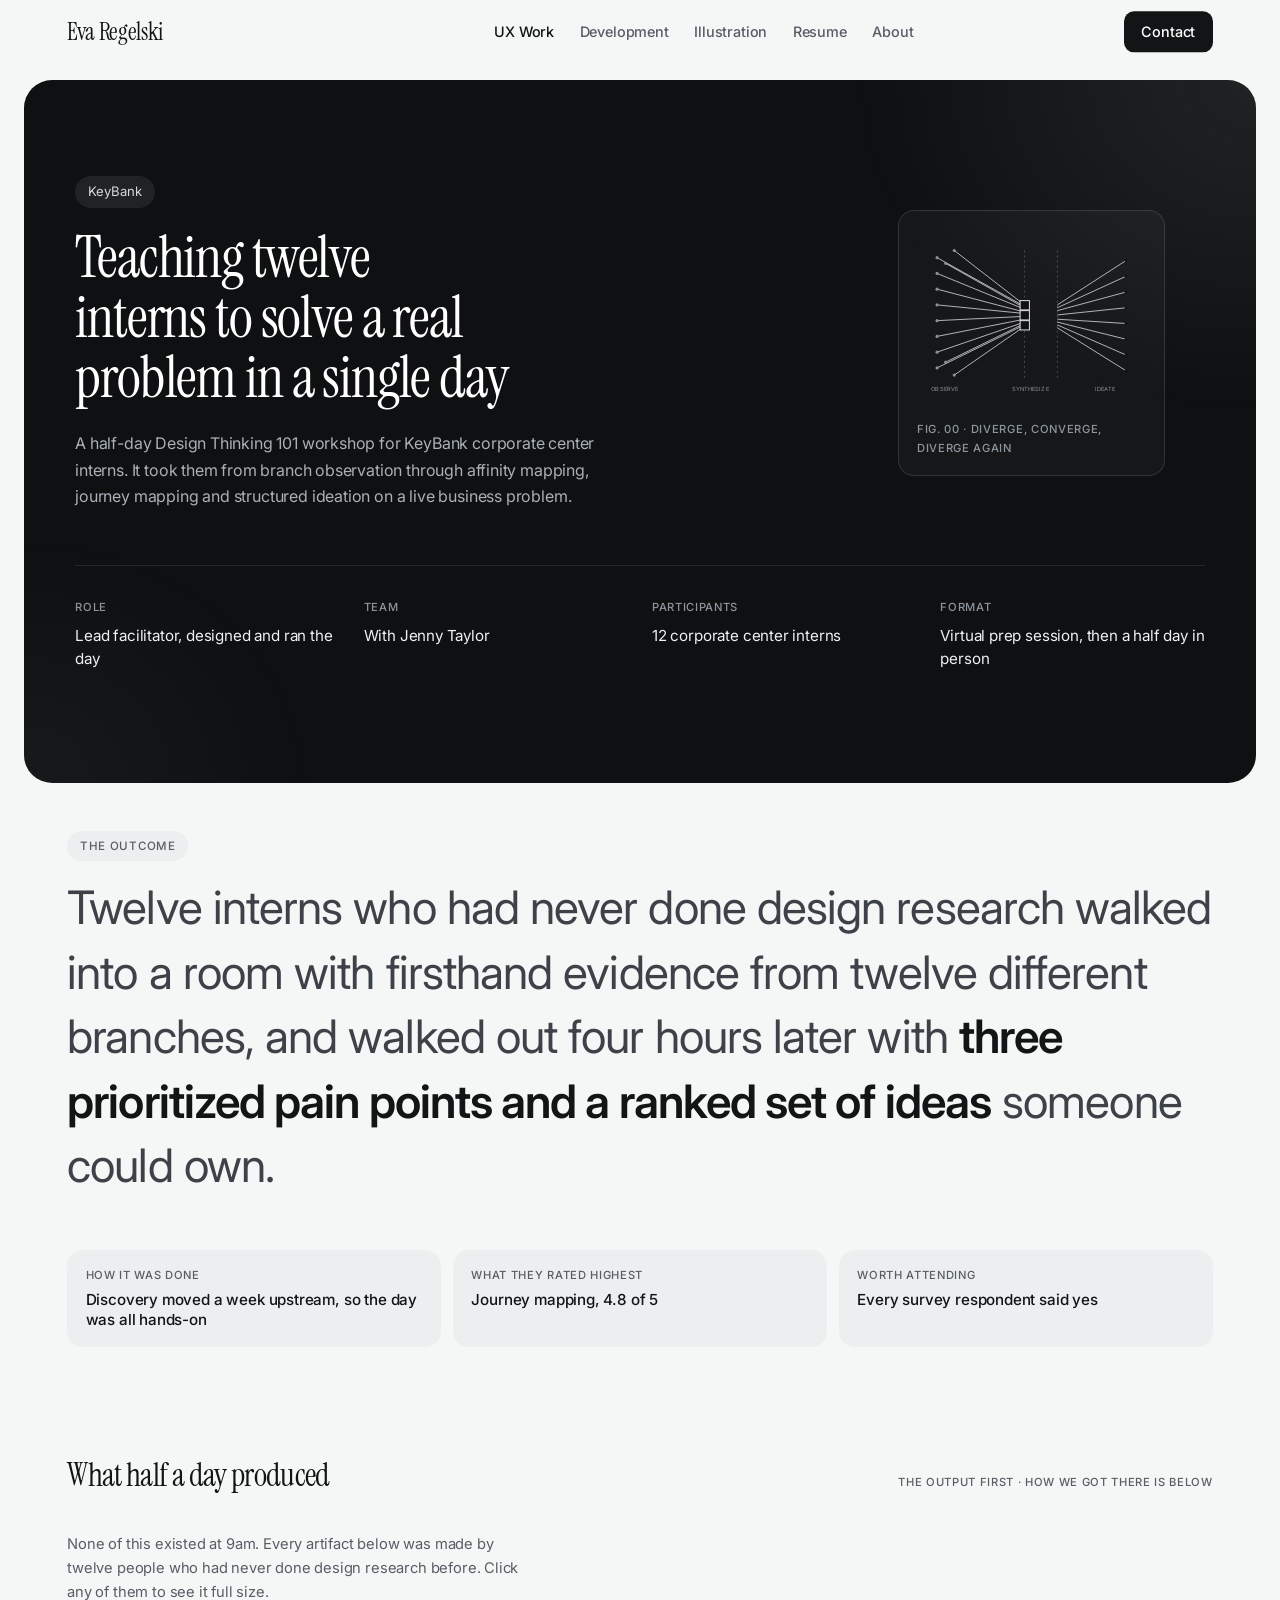
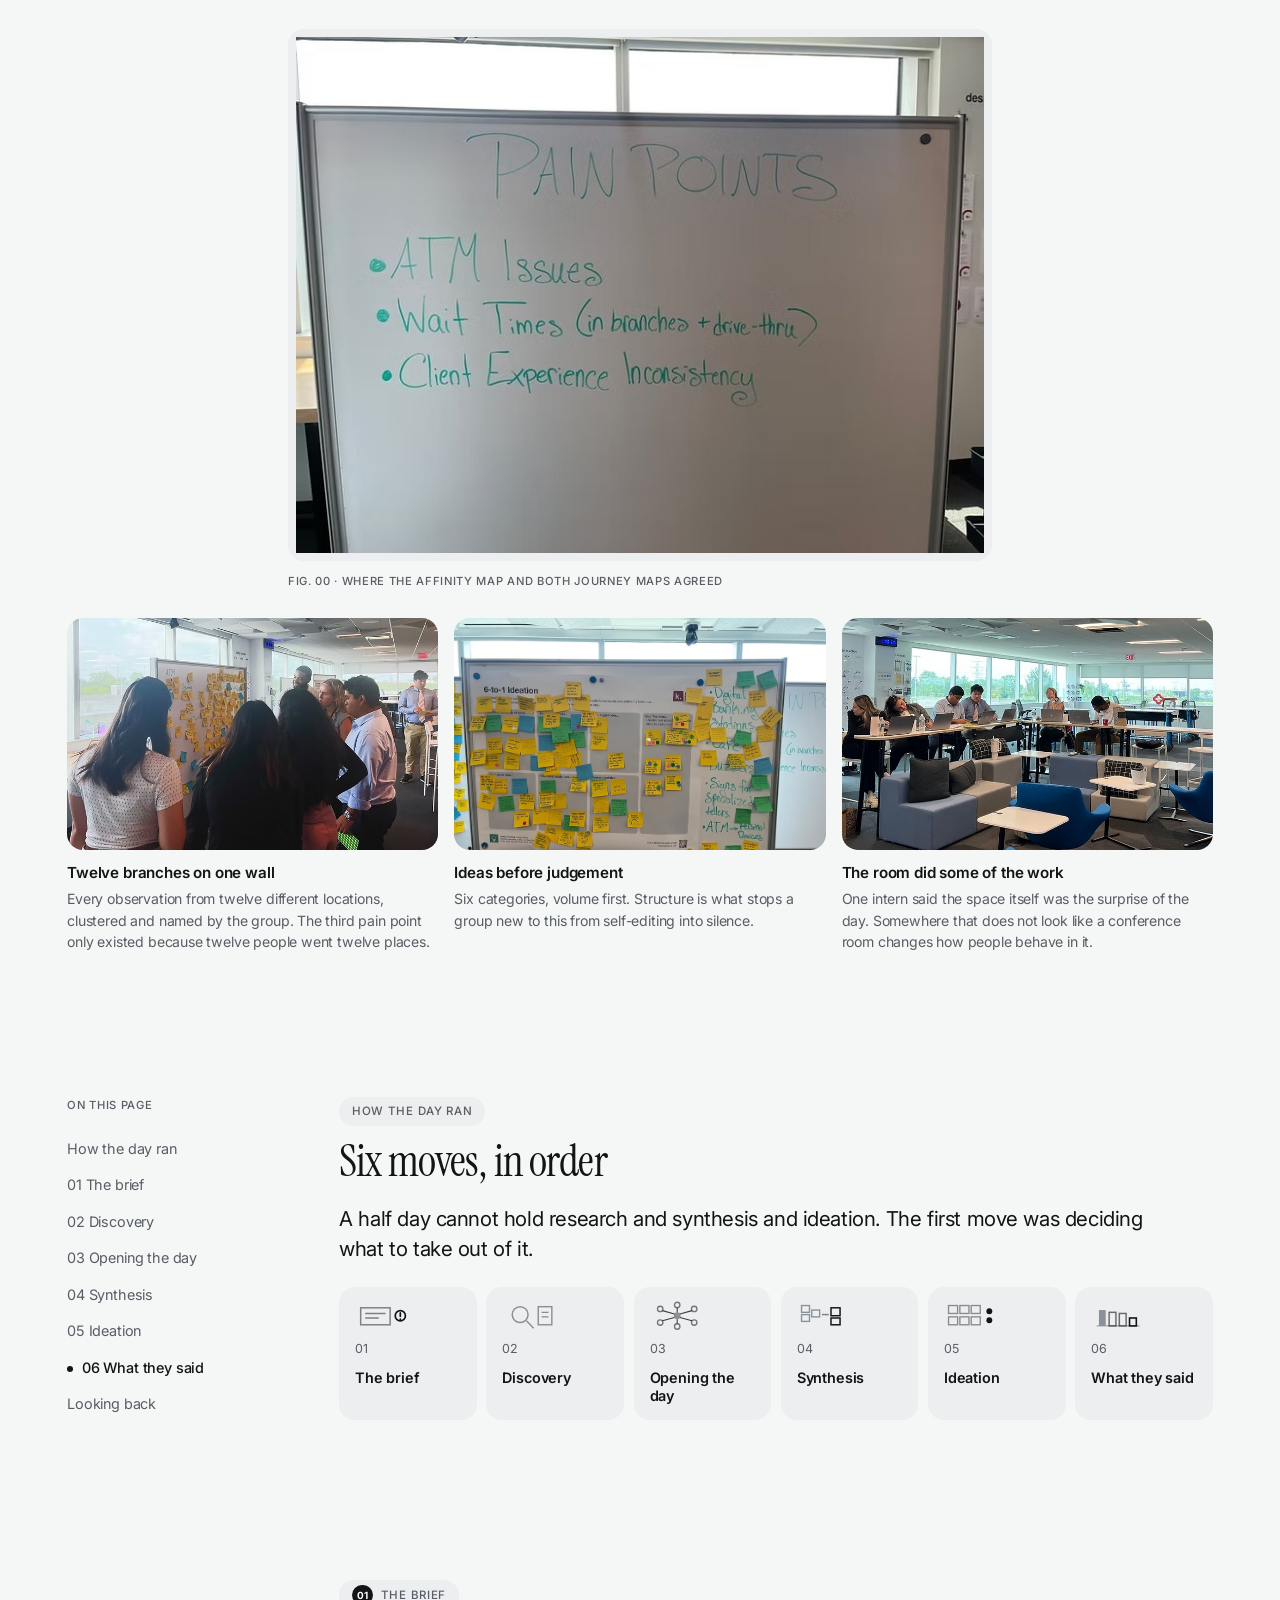
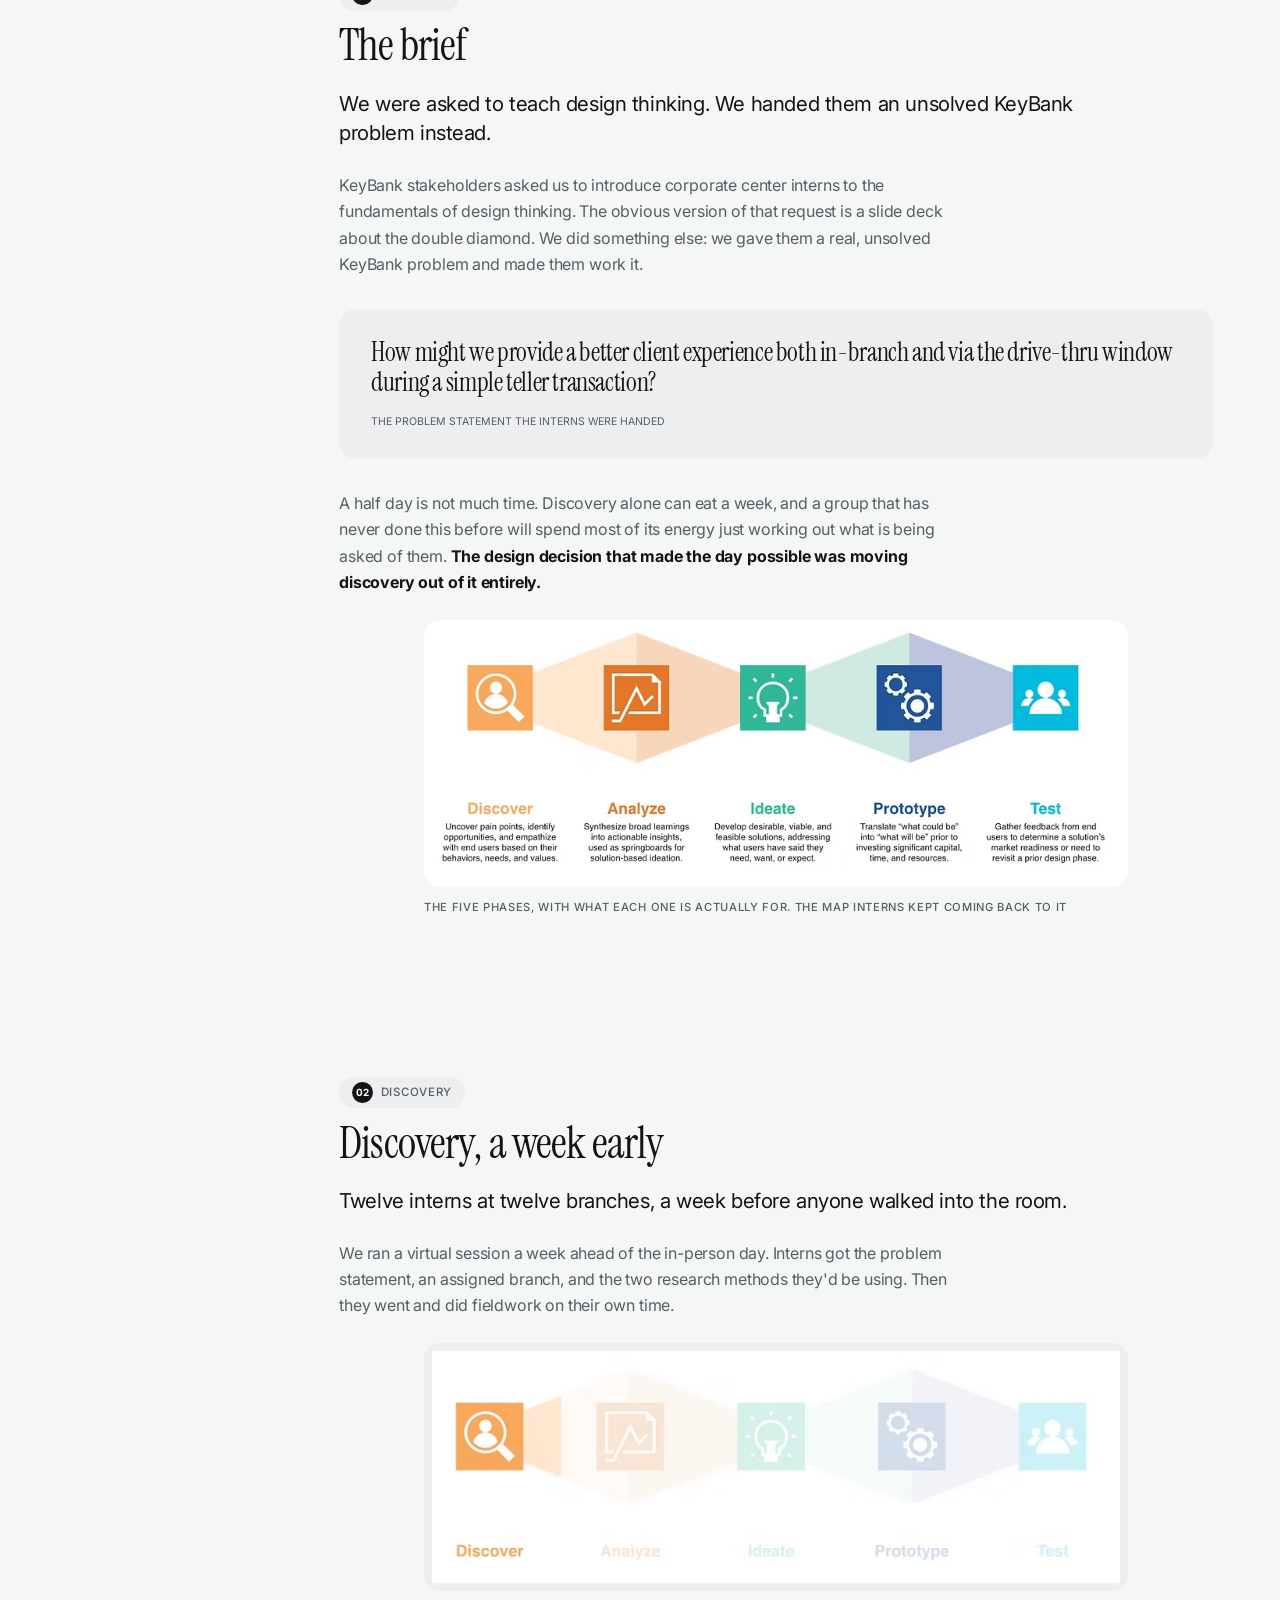
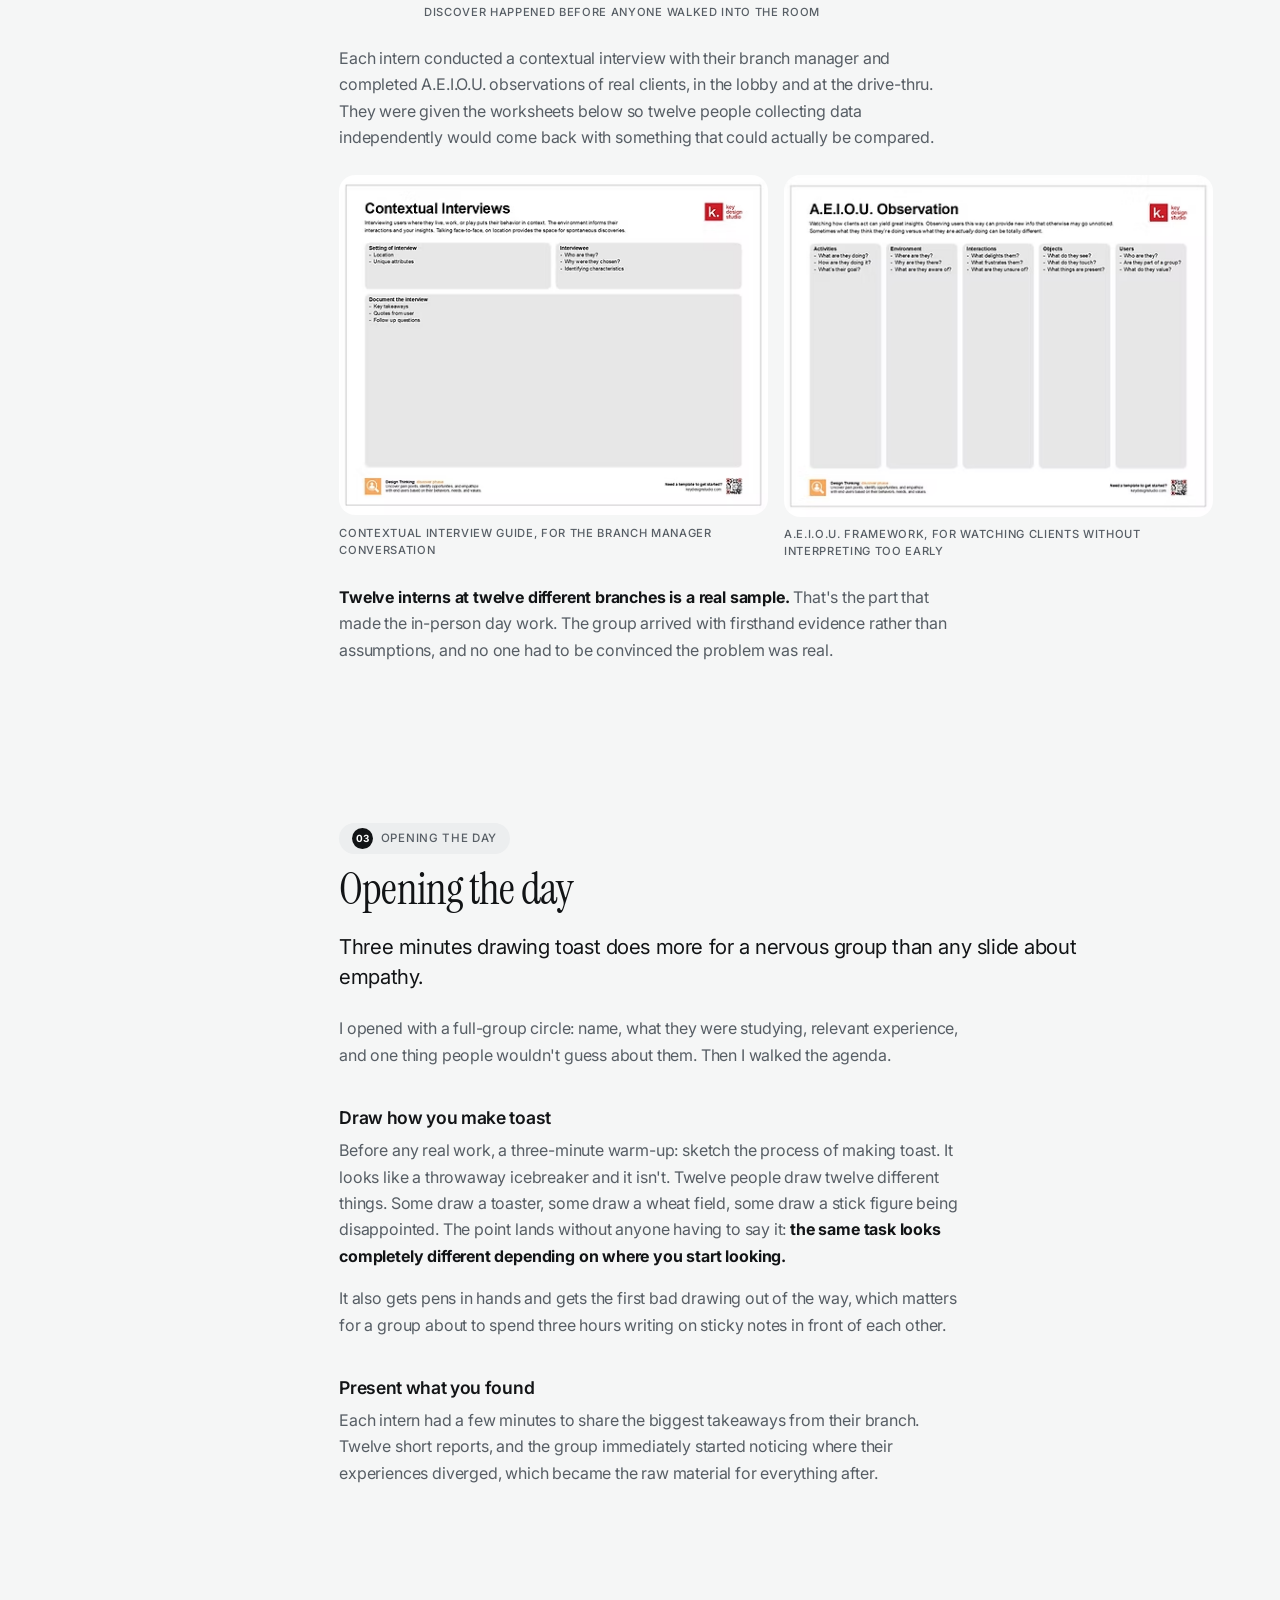
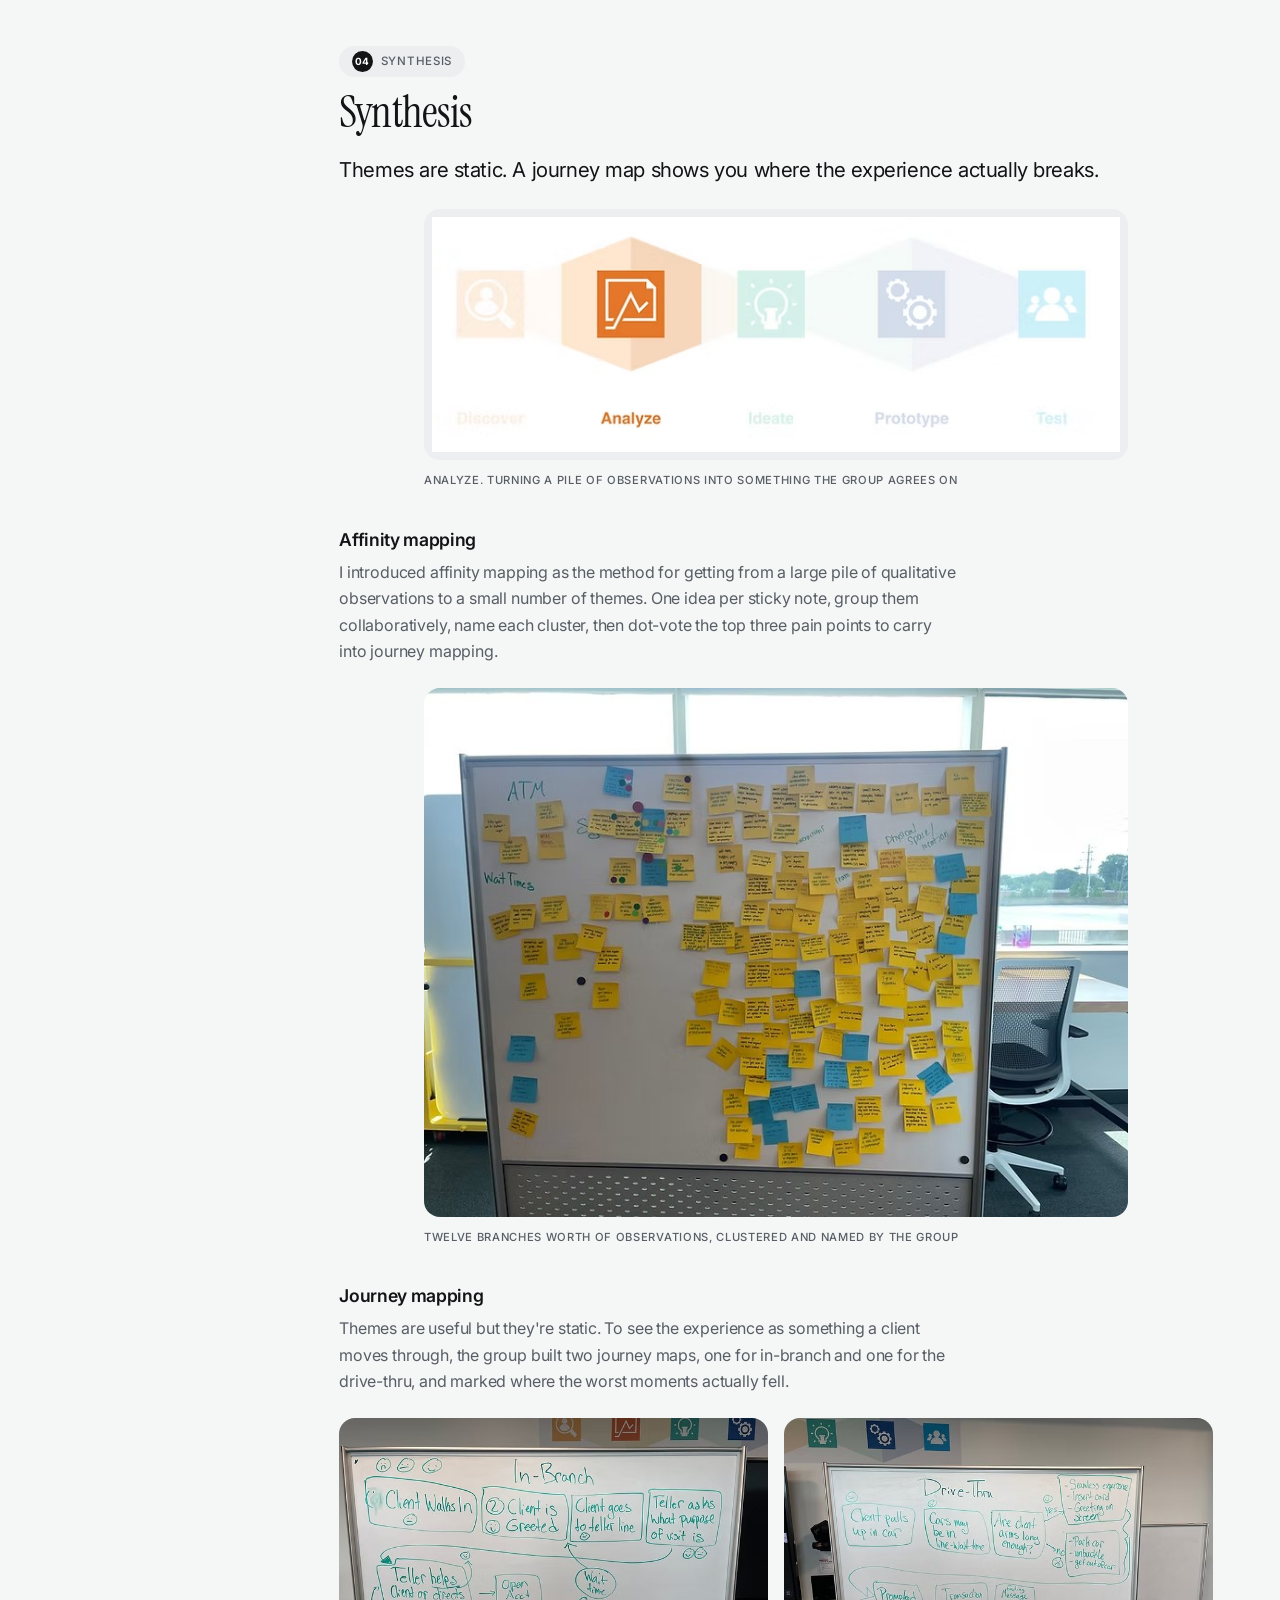
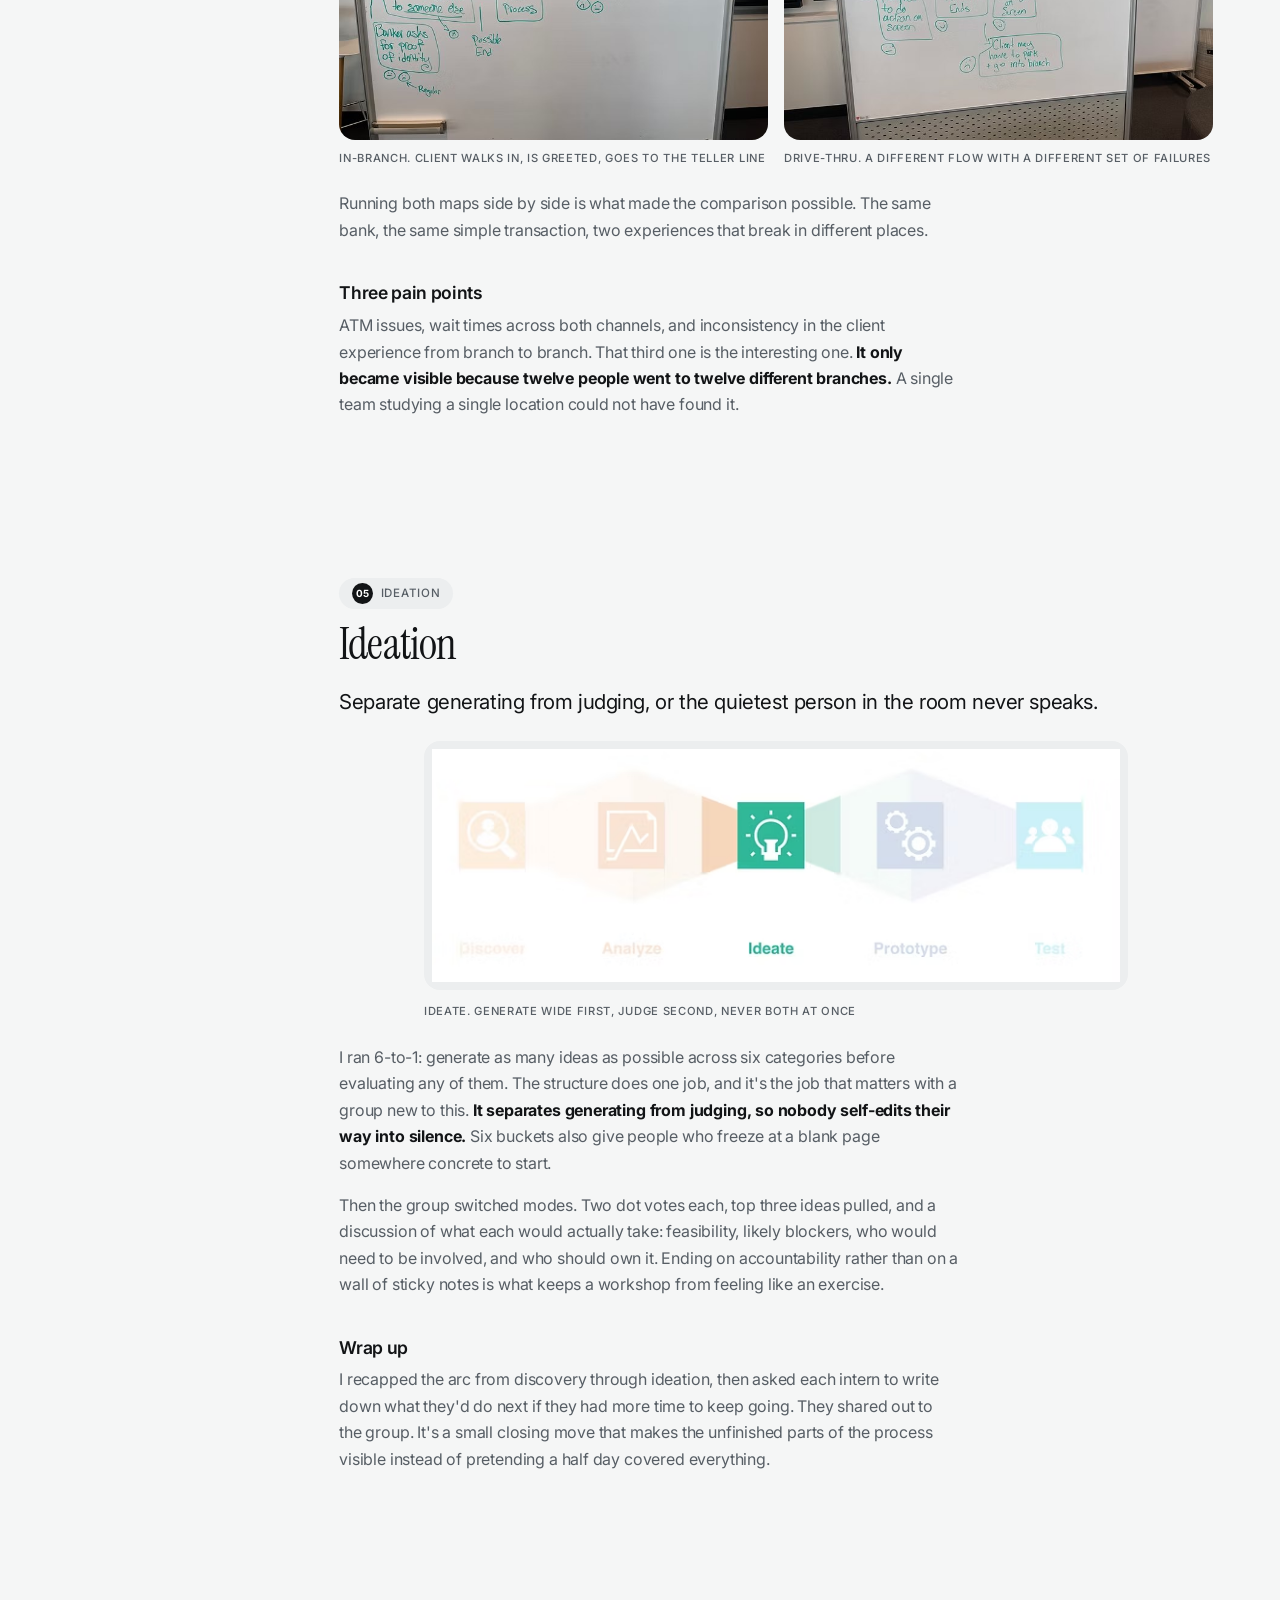
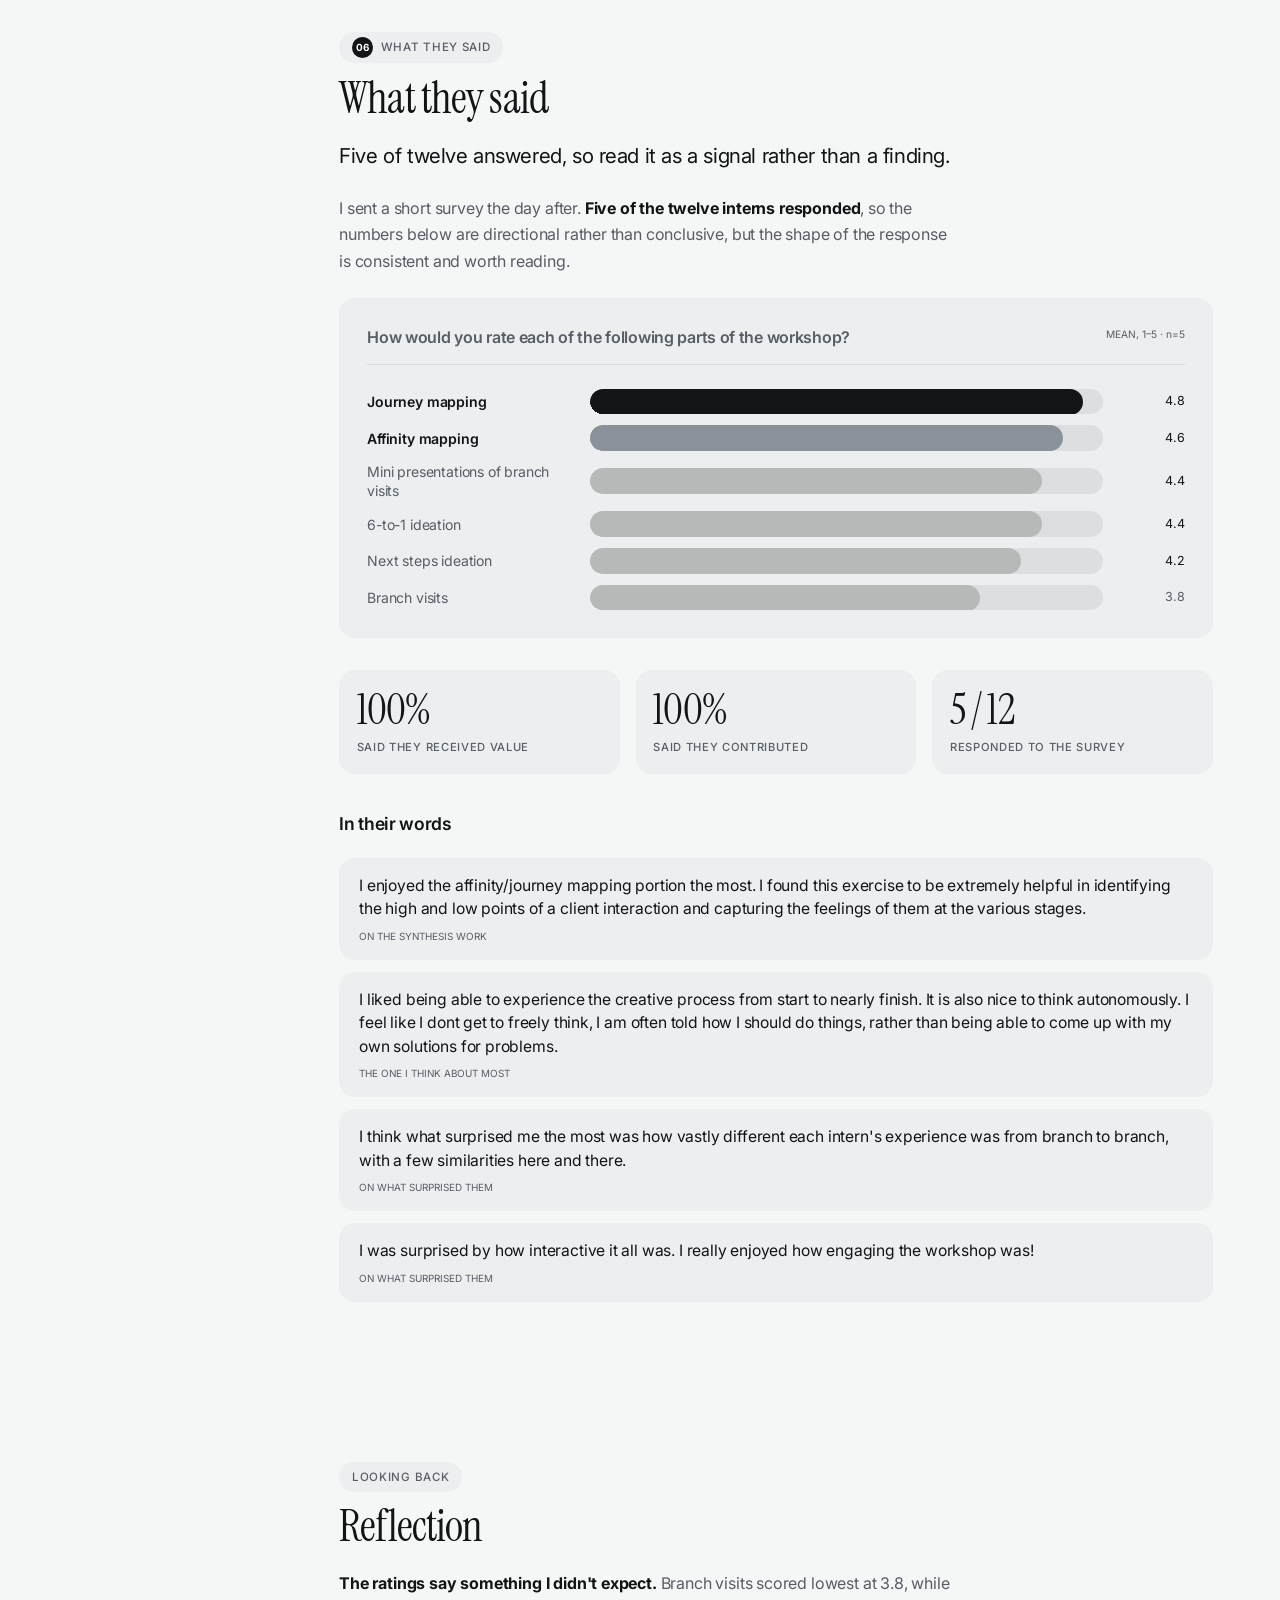
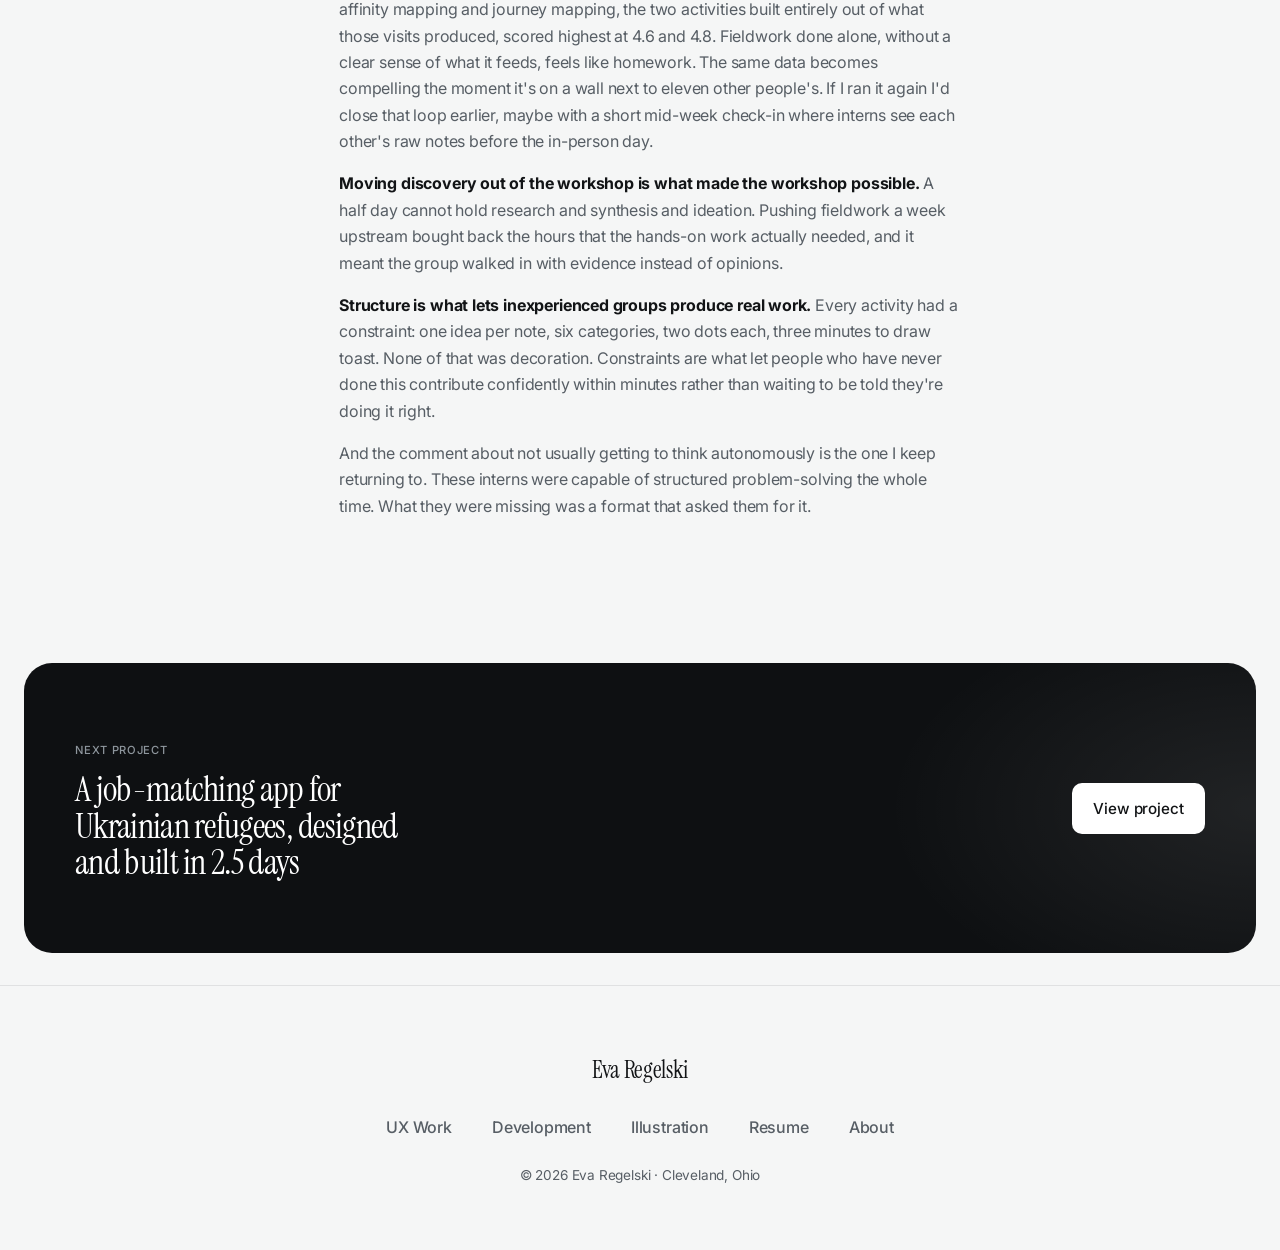
<file: work/keybank-workshop/index.html>
<!DOCTYPE html>
<html lang="en">
<head>
<meta charset="utf-8">
<meta name="viewport" content="width=device-width, initial-scale=1">
<title>Corporate center design thinking workshop · Eva Regelski</title>
<meta name="description" content="Designing and facilitating a half-day Design Thinking 101 workshop for twelve KeyBank corporate center interns, from discovery through ideation.">
<meta property="og:title" content="Corporate center design thinking workshop · Eva Regelski">
<meta property="og:description" content="Twelve interns, one half-day, a real business problem taken from discovery to ideation.">
<meta property="og:image" content="https://evaregelski.github.io/assets/keybank-workshop-cover.jpg">
<link rel="icon" href="../../assets/favicon.svg" type="image/svg+xml">
<link rel="icon" href="../../assets/favicon-32.png" sizes="32x32">
<link rel="apple-touch-icon" href="../../assets/apple-touch-icon.png">
<link rel="preconnect" href="https://fonts.googleapis.com">
<link rel="preconnect" href="https://fonts.gstatic.com" crossorigin>
<link href="https://fonts.googleapis.com/css2?family=Instrument+Serif:ital@0;1&family=Inter:wght@400;500;600&display=swap" rel="stylesheet">
<link rel="stylesheet" href="../../styles/site.css">
<link rel="stylesheet" href="../../styles/theme.css">
</head>
<body>
<header class="site-bar"><div class="wrap bar__in">
  <a class="mark" href="../../index.html"><span class="e">E</span>va Regelski</a>
  <button class="navtoggle" type="button" aria-expanded="false" aria-controls="sitenav"><span></span><span class="visually-hidden">Menu</span></button>
  <nav id="sitenav" aria-label="Main"><ul><li><a href="../../work.html" aria-current="page">UX Work</a></li><li><a href="../../development.html">Development</a></li><li><a href="../../illustration.html">Illustration</a></li><li><a href="../../resume.html">Resume</a></li><li><a href="../../about.html">About</a></li><li><a href="../../index.html#contact">Contact</a></li></ul></nav>
</div></header>

<section class="hero">
  <div class="hero__wash" aria-hidden="true"></div>
  <div class="hero__wash hero__wash--b" aria-hidden="true"></div>
  <div class="wrap hero__in">
  <div class="hero__grid">
    <div>
      <p class="client">KeyBank</p>
      <h1>Teaching twelve interns to solve a real problem in a single day</h1>
      <p class="sub">A half-day Design Thinking 101 workshop for KeyBank corporate center interns. It took them from branch observation through affinity mapping, journey mapping and structured ideation on a live business problem.</p>
    </div>
    <figure class="hero__mark">
      <svg viewBox="0 0 320 240" role="img" aria-label="Diagram: twelve intern observations converging into three pain points and fanning back out into ideas">
        <g fill="none" stroke="rgba(247,246,242,.32)" stroke-width="1" stroke-dasharray="3 4">
          <line x1="150" y1="30" x2="150" y2="210"/>
          <line x1="196" y1="30" x2="196" y2="210"/>
        </g>
        <!-- twelve observations converging -->
        <g fill="none" stroke="#b8f04a" stroke-width="1.1">
          <path d="M28 40 L150 108"/><path d="M28 62 L150 112"/><path d="M28 84 L150 116"/>
          <path d="M28 106 L150 118"/><path d="M28 128 L150 122"/><path d="M28 150 L150 126"/>
          <path d="M28 172 L150 130"/><path d="M28 194 L150 134"/>
          <path d="M52 30 L150 106"/><path d="M52 204 L150 136"/>
          <path d="M40 48 L150 110"/><path d="M40 186 L150 132"/>
        </g>
        <g fill="#b8f04a">
          <circle cx="28" cy="40" r="2.2"/><circle cx="28" cy="62" r="2.2"/><circle cx="28" cy="84" r="2.2"/>
          <circle cx="28" cy="106" r="2.2"/><circle cx="28" cy="128" r="2.2"/><circle cx="28" cy="150" r="2.2"/>
          <circle cx="28" cy="172" r="2.2"/><circle cx="28" cy="194" r="2.2"/>
          <circle cx="52" cy="30" r="2.2"/><circle cx="52" cy="204" r="2.2"/>
          <circle cx="40" cy="48" r="2.2"/><circle cx="40" cy="186" r="2.2"/>
        </g>
        <!-- three pain points -->
        <g fill="#111114" stroke="#b8f04a" stroke-width="1.4">
          <rect x="144" y="100" width="13" height="13"/>
          <rect x="144" y="114" width="13" height="13"/>
          <rect x="144" y="128" width="13" height="13"/>
        </g>
        <g fill="none" stroke="#ff48b1" stroke-width="1.1">
          <path d="M196 106 L292 44"/><path d="M196 110 L292 66"/><path d="M196 114 L292 88"/>
          <path d="M196 120 L292 110"/><path d="M196 126 L292 132"/><path d="M196 130 L292 154"/>
          <path d="M196 134 L292 176"/><path d="M196 138 L292 198"/>
        </g>
        <g fill="#ff48b1">
          <circle cx="292" cy="44" r="2.2"/><circle cx="292" cy="66" r="2.2"/><circle cx="292" cy="88" r="2.2"/>
          <circle cx="292" cy="110" r="2.2"/><circle cx="292" cy="132" r="2.2"/><circle cx="292" cy="154" r="2.2"/>
          <circle cx="292" cy="176" r="2.2"/><circle cx="292" cy="198" r="2.2"/>
        </g>
        <g fill="rgba(247,246,242,.55)" font-family="'Space Mono',monospace" font-size="8" letter-spacing="1">
          <text x="20" y="226">OBSERVE</text><text x="132" y="226">SYNTHESIZE</text><text x="248" y="226">IDEATE</text>
        </g>
      </svg>
      <figcaption>FIG. 00 &middot; DIVERGE, CONVERGE, DIVERGE AGAIN</figcaption>
    </figure>
  </div>
  <dl class="rail">
    <div><dt>ROLE</dt><dd>Lead facilitator, designed and ran the day</dd></div>
    <div><dt>TEAM</dt><dd>With Jenny Taylor</dd></div>
    <div><dt>PARTICIPANTS</dt><dd>12 corporate center interns</dd></div>
    <div><dt>FORMAT</dt><dd>Virtual prep session, then a half day in person</dd></div>
  </dl>
  <div class="hero__edge" aria-hidden="true"></div>
</div></section>

<section class="impactband aurora aurora--soft"><div class="wrap impactband__in">
  <p class="impactband__label">THE OUTCOME</p>
  <p class="impactband__text">Twelve interns who had never done design research walked into a room with firsthand evidence from twelve different branches, and walked out four hours later with <strong>three prioritized pain points and a ranked set of ideas</strong> someone could own.</p>
  <dl class="impactband__facts">
    <div><dt>HOW IT WAS DONE</dt><dd>Discovery moved a week upstream, so the day was all hands-on</dd></div>
    <div><dt>WHAT THEY RATED HIGHEST</dt><dd>Journey mapping, 4.8 of 5</dd></div>
    <div><dt>WORTH ATTENDING</dt><dd>Every survey respondent said yes</dd></div>
  </dl>
</div></section>

<section class="showcase"><div class="wrap">
  <div class="showcase__head">
    <h2>What half a day produced</h2>
    <span>THE OUTPUT FIRST &middot; HOW WE GOT THERE IS BELOW</span>
  </div>
  <p class="proto__hint">None of this existed at 9am. Every artifact below was made by twelve people who had never done design research before. Click any of them to see it full size.</p>
  <div class="figure figure--wide"><div class="shell"><img class="zoomable" data-group="final" data-caption="The three pain points the group converged on: ATM issues, wait times in branches and at the drive-thru, and inconsistency in the client experience from branch to branch." src="assets/pain-points.jpg" alt="Whiteboard headed Pain Points listing ATM issues, wait times, and client experience inconsistency"></div>
    <figcaption>FIG. 00 &middot; WHERE THE AFFINITY MAP AND BOTH JOURNEY MAPS AGREED</figcaption></div>

  <div class="feat">
    <figure><div class="shell"><img class="zoomable" data-group="final" data-caption="Interns working the wall together during affinity mapping." src="assets/interns-wall.jpg" alt="Interns standing at a wall of sticky notes, grouping them" loading="lazy"></div>
      <figcaption><b>Twelve branches on one wall</b>Every observation from twelve different locations, clustered and named by the group. The third pain point only existed because twelve people went twelve places.</figcaption></figure>
    <figure><div class="shell"><img class="zoomable" data-group="final" data-caption="The 6-to-1 ideation board, filled across all six categories." src="assets/ideation-board.jpg" alt="Ideation board covered in sticky notes across six labelled sections" loading="lazy"></div>
      <figcaption><b>Ideas before judgement</b>Six categories, volume first. Structure is what stops a group new to this from self-editing into silence.</figcaption></figure>
    <figure><div class="shell"><img class="zoomable" data-group="final" data-caption="The Idea Lab at Tiedeman, set up for the workshop." src="assets/room.jpg" alt="Workshop space with interns seated at tables in a bright open room" loading="lazy"></div>
      <figcaption><b>The room did some of the work</b>One intern said the space itself was the surprise of the day. Somewhere that does not look like a conference room changes how people behave in it.</figcaption></figure>
  </div>
</div></section>

<div class="wrap body">
  <aside class="toc">
    <p>ON THIS PAGE</p>
    <a href="#process" class="on">How the day ran</a>
    <a href="#brief">01 The brief</a>
    <a href="#prep">02 Discovery</a>
    <a href="#open">03 Opening the day</a>
    <a href="#synthesis">04 Synthesis</a>
    <a href="#ideation">05 Ideation</a>
    <a href="#survey">06 What they said</a>
    <a href="#reflection">Looking back</a>
  </aside>

  <div>
    <section class="sec" id="process" style="border:0;padding-top:0;margin-top:0">
      <p class="sec__step">HOW THE DAY RAN</p>
      <h2>Six moves, in order</h2>
      <p class="sec__lead">A half day cannot hold research and synthesis and ideation. The first move was deciding what to take out of it.</p>
      <nav class="stepper" aria-label="Workshop steps">
        <a href="#brief"><span class="g"><svg viewBox="0 0 48 26" aria-hidden="true"><rect x="5" y="6" width="26" height="15" fill="none" stroke="currentColor" stroke-width="1.3" opacity=".5"/><path d="M9 11h18M9 15h12" stroke="currentColor" stroke-width="1.2" opacity=".5"/><circle cx="40" cy="13" r="4.5" fill="none" stroke="#ff48b1" stroke-width="1.5"/><path d="M40 10.5v3M40 16v.6" stroke="#ff48b1" stroke-width="1.5" stroke-linecap="round"/></svg></span><span class="n">01</span><span class="t">The brief</span></a>
        <a href="#prep"><span class="g"><svg viewBox="0 0 48 26" aria-hidden="true"><g fill="none" stroke="#b8f04a" stroke-width="1.3"><circle cx="16" cy="12" r="7"/><path d="M21.5 17.5 L28 24"/></g><g fill="none" stroke="currentColor" stroke-width="1.2" opacity=".45"><rect x="32" y="5" width="12" height="16"/><path d="M35 10h6M35 14h6"/></g></svg></span><span class="n">02</span><span class="t">Discovery</span></a>
        <a href="#open"><span class="g"><svg viewBox="0 0 48 26" aria-hidden="true"><g fill="#b8f04a"><circle cx="24" cy="13" r="3"/></g><g fill="none" stroke="currentColor" stroke-width="1.2" opacity=".55"><circle cx="9" cy="7" r="2.4"/><circle cx="9" cy="19" r="2.4"/><circle cx="39" cy="7" r="2.4"/><circle cx="39" cy="19" r="2.4"/><circle cx="24" cy="3.5" r="2.4"/><circle cx="24" cy="22.5" r="2.4"/></g><g fill="none" stroke="#ff48b1" stroke-width="1" opacity=".8"><path d="M11 8.5 L21.5 11.5M11 17.5 L21.5 14.5M37 8.5 L26.5 11.5M37 17.5 L26.5 14.5M24 6 v4M24 16 v4"/></g></svg></span><span class="n">03</span><span class="t">Opening the day</span></a>
        <a href="#synthesis"><span class="g"><svg viewBox="0 0 48 26" aria-hidden="true"><g fill="none" stroke="#b8f04a" stroke-width="1.2"><rect x="4" y="4" width="7" height="6"/><rect x="4" y="12" width="7" height="6"/><rect x="13" y="8" width="7" height="6"/></g><g fill="none" stroke="#ff48b1" stroke-width="1.3"><rect x="30" y="6" width="8" height="7"/><rect x="30" y="15" width="8" height="6"/></g><path d="M22 12 h6" fill="none" stroke="currentColor" stroke-width="1.3" opacity=".5"/></svg></span><span class="n">04</span><span class="t">Synthesis</span></a>
        <a href="#ideation"><span class="g"><svg viewBox="0 0 48 26" aria-hidden="true"><g fill="none" stroke="currentColor" stroke-width="1.2" opacity=".45"><rect x="4" y="4" width="8" height="7"/><rect x="14" y="4" width="8" height="7"/><rect x="24" y="4" width="8" height="7"/><rect x="4" y="14" width="8" height="7"/><rect x="14" y="14" width="8" height="7"/><rect x="24" y="14" width="8" height="7"/></g><g fill="#ff48b1"><circle cx="40" cy="9" r="2.6"/><circle cx="40" cy="17" r="2.6"/></g></svg></span><span class="n">05</span><span class="t">Ideation</span></a>
        <a href="#survey"><span class="g"><svg viewBox="0 0 48 26" aria-hidden="true"><g fill="none" stroke="currentColor" stroke-width="1.2" opacity=".35"><path d="M5 22h38"/></g><rect x="7" y="8" width="6" height="14" fill="#b8f04a" stroke="none"/><rect x="16" y="10" width="6" height="12" fill="none" stroke="currentColor" stroke-width="1.3" opacity=".6"/><rect x="25" y="11" width="6" height="11" fill="none" stroke="currentColor" stroke-width="1.3" opacity=".6"/><rect x="34" y="15" width="6" height="7" fill="none" stroke="#ff48b1" stroke-width="1.4"/></svg></span><span class="n">06</span><span class="t">What they said</span></a>
      </nav>
    </section>

    <section class="sec" id="brief">
      <p class="sec__step"><b>01</b> THE BRIEF</p>
      <h2>The brief</h2>
      <p class="sec__lead">We were asked to teach design thinking. We handed them an unsolved KeyBank problem instead.</p>
      <p>KeyBank stakeholders asked us to introduce corporate center interns to the fundamentals of design thinking. The obvious version of that request is a slide deck about the double diamond. We did something else: we gave them a real, unsolved KeyBank problem and made them work it.</p>

      <div class="insight">
        <p>How might we provide a better client experience both in-branch and via the drive-thru window during a simple teller transaction?</p>
        <span>THE PROBLEM STATEMENT THE INTERNS WERE HANDED</span>
      </div>

      <p>A half day is not much time. Discovery alone can eat a week, and a group that has never done this before will spend most of its energy just working out what is being asked of them. <strong>The design decision that made the day possible was moving discovery out of it entirely.</strong></p>

      <figure class="figure">
        <div class="shell"><img class="zoomable" data-group="workshop" data-caption="The five phases interns were walked through, with what each one is for" src="assets/process-full.png" alt="Five-phase design thinking diagram: Discover, Analyze, Ideate, Prototype, Test, each with a short description" loading="lazy"></div>
        <figcaption>The five phases, with what each one is actually for. The map interns kept coming back to it</figcaption>
      </figure>
    </section>

    <section class="sec" id="prep">
      <p class="sec__step"><b>02</b> DISCOVERY</p>
      <h2>Discovery, a week early</h2>
      <p class="sec__lead">Twelve interns at twelve branches, a week before anyone walked into the room.</p>
      <p>We ran a virtual session a week ahead of the in-person day. Interns got the problem statement, an assigned branch, and the two research methods they'd be using. Then they went and did fieldwork on their own time.</p>

      <figure class="figure figure--wide">
        <div class="shell"><img class="zoomable" data-group="workshop" data-caption="The Discover phase, covered in the virtual prep session a week before" src="assets/phase-discover.png" alt="Process diagram with the Discover phase highlighted" loading="lazy"></div>
        <figcaption>Discover happened before anyone walked into the room</figcaption>
      </figure>

      <p>Each intern conducted a contextual interview with their branch manager and completed A.E.I.O.U. observations of real clients, in the lobby and at the drive-thru. They were given the worksheets below so twelve people collecting data independently would come back with something that could actually be compared.</p>

      <div class="two-up">
        <figure>
          <div class="shell"><img class="zoomable" data-group="workshop" data-caption="Contextual interview worksheet: setting, interlude, and space to document" src="assets/worksheet-interviews.png" alt="Contextual interviews worksheet with sections for setting the interview and documenting it" loading="lazy"></div>
          <figcaption>Contextual interview guide, for the branch manager conversation</figcaption>
        </figure>
        <figure>
          <div class="shell"><img class="zoomable" data-group="workshop" data-caption="A.E.I.O.U. observation worksheet: activities, environment, interactions, objects, users" src="assets/worksheet-aeiou.png" alt="A.E.I.O.U. observation worksheet with columns for activities, environment, interactions, objects and users" loading="lazy"></div>
          <figcaption>A.E.I.O.U. framework, for watching clients without interpreting too early</figcaption>
        </figure>
      </div>

      <p><strong>Twelve interns at twelve different branches is a real sample.</strong> That's the part that made the in-person day work. The group arrived with firsthand evidence rather than assumptions, and no one had to be convinced the problem was real.</p>
    </section>

    <section class="sec" id="open">
      <p class="sec__step"><b>03</b> OPENING THE DAY</p>
      <h2>Opening the day</h2>
      <p class="sec__lead">Three minutes drawing toast does more for a nervous group than any slide about empathy.</p>
      <p>I opened with a full-group circle: name, what they were studying, relevant experience, and one thing people wouldn't guess about them. Then I walked the agenda.</p>

      

      <h3>Draw how you make toast</h3>
      <p>Before any real work, a three-minute warm-up: sketch the process of making toast. It looks like a throwaway icebreaker and it isn't. Twelve people draw twelve different things. Some draw a toaster, some draw a wheat field, some draw a stick figure being disappointed. The point lands without anyone having to say it: <strong>the same task looks completely different depending on where you start looking.</strong></p>
      <p>It also gets pens in hands and gets the first bad drawing out of the way, which matters for a group about to spend three hours writing on sticky notes in front of each other.</p>

      <h3>Present what you found</h3>
      <p>Each intern had a few minutes to share the biggest takeaways from their branch. Twelve short reports, and the group immediately started noticing where their experiences diverged, which became the raw material for everything after.</p>
    </section>

    <section class="sec" id="synthesis">
      <p class="sec__step"><b>04</b> SYNTHESIS</p>
      <h2>Synthesis</h2>
      <p class="sec__lead">Themes are static. A journey map shows you where the experience actually breaks.</p>

      <figure class="figure figure--wide">
        <div class="shell"><img class="zoomable" data-group="workshop" data-caption="The Analyze phase: affinity mapping and journey mapping." src="assets/phase-analyze.png" alt="Process diagram with the Analyze phase highlighted" loading="lazy"></div>
        <figcaption>Analyze. Turning a pile of observations into something the group agrees on</figcaption>
      </figure>

      <h3>Affinity mapping</h3>
      <p>I introduced affinity mapping as the method for getting from a large pile of qualitative observations to a small number of themes. One idea per sticky note, group them collaboratively, name each cluster, then dot-vote the top three pain points to carry into journey mapping.</p>

      <figure class="figure">
        <div class="shell"><img class="zoomable" data-group="workshop" data-caption="The affinity map: every observation from twelve branches, clustered and named" src="assets/affinity-map.jpg" alt="A whiteboard densely covered in yellow and blue sticky notes, grouped into named clusters" loading="lazy"></div>
        <figcaption>Twelve branches worth of observations, clustered and named by the group</figcaption>
      </figure>

      

      <h3>Journey mapping</h3>
      <p>Themes are useful but they're static. To see the experience as something a client moves through, the group built two journey maps, one for in-branch and one for the drive-thru, and marked where the worst moments actually fell.</p>

      <div class="two-up">
        <figure>
          <div class="shell"><img class="zoomable" data-group="workshop" data-caption="In-branch journey map, drawn on the whiteboard by the group" src="assets/journey-inbranch.jpg" alt="Hand-drawn in-branch journey map on a whiteboard, tracing a client from walking in through the teller interaction" loading="lazy"></div>
          <figcaption>In-branch. Client walks in, is greeted, goes to the teller line</figcaption>
        </figure>
        <figure>
          <div class="shell"><img class="zoomable" data-group="workshop" data-caption="Drive-thru journey map, drawn on the whiteboard by the group" src="assets/journey-drivethru.jpg" alt="Hand-drawn drive-thru journey map on a whiteboard, tracing a client from pulling up through the transaction" loading="lazy"></div>
          <figcaption>Drive-thru. A different flow with a different set of failures</figcaption>
        </figure>
      </div>

      <p>Running both maps side by side is what made the comparison possible. The same bank, the same simple transaction, two experiences that break in different places.</p>

      <h3>Three pain points</h3>
      

      <p>ATM issues, wait times across both channels, and inconsistency in the client experience from branch to branch. That third one is the interesting one. <strong>It only became visible because twelve people went to twelve different branches.</strong> A single team studying a single location could not have found it.</p>
    </section>

    <section class="sec" id="ideation">
      <p class="sec__step"><b>05</b> IDEATION</p>
      <h2>Ideation</h2>
      <p class="sec__lead">Separate generating from judging, or the quietest person in the room never speaks.</p>

      <figure class="figure figure--wide">
        <div class="shell"><img class="zoomable" data-group="workshop" data-caption="The Ideate phase: 6-to-1 generation, then dot voting." src="assets/phase-ideate.png" alt="Process diagram with the Ideate phase highlighted" loading="lazy"></div>
        <figcaption>Ideate. Generate wide first, judge second, never both at once</figcaption>
      </figure>

      <p>I ran 6-to-1: generate as many ideas as possible across six categories before evaluating any of them. The structure does one job, and it's the job that matters with a group new to this. <strong>It separates generating from judging, so nobody self-edits their way into silence.</strong> Six buckets also give people who freeze at a blank page somewhere concrete to start.</p>

      

      <p>Then the group switched modes. Two dot votes each, top three ideas pulled, and a discussion of what each would actually take: feasibility, likely blockers, who would need to be involved, and who should own it. Ending on accountability rather than on a wall of sticky notes is what keeps a workshop from feeling like an exercise.</p>

      <h3>Wrap up</h3>
      <p>I recapped the arc from discovery through ideation, then asked each intern to write down what they'd do next if they had more time to keep going. They shared out to the group. It's a small closing move that makes the unfinished parts of the process visible instead of pretending a half day covered everything.</p>
    </section>

    <section class="sec" id="survey">
      <p class="sec__step"><b>06</b> WHAT THEY SAID</p>
      <h2>What they said</h2>
      <p class="sec__lead">Five of twelve answered, so read it as a signal rather than a finding.</p>
      <p>I sent a short survey the day after. <strong>Five of the twelve interns responded</strong>, so the numbers below are directional rather than conclusive, but the shape of the response is consistent and worth reading.</p>

      <div class="chart">
        <div class="chart__head">
          <p class="chart__q">How would you rate each of the following parts of the workshop?</p>
          <span class="chart__n">MEAN, 1–5 · n=5</span>
        </div>
        <div class="chart__row" data-key="1">
          <span class="chart__label">Journey mapping</span>
          <div class="chart__track"><div class="chart__fill" style="width:96%"></div></div>
          <span class="chart__val">4.8</span>
        </div>
        <div class="chart__row" data-key="2">
          <span class="chart__label">Affinity mapping</span>
          <div class="chart__track"><div class="chart__fill" style="width:92%"></div></div>
          <span class="chart__val">4.6</span>
        </div>
        <div class="chart__row">
          <span class="chart__label">Mini presentations of branch visits</span>
          <div class="chart__track"><div class="chart__fill" style="width:88%"></div></div>
          <span class="chart__val">4.4</span>
        </div>
        <div class="chart__row">
          <span class="chart__label">6-to-1 ideation</span>
          <div class="chart__track"><div class="chart__fill" style="width:88%"></div></div>
          <span class="chart__val">4.4</span>
        </div>
        <div class="chart__row">
          <span class="chart__label">Next steps ideation</span>
          <div class="chart__track"><div class="chart__fill" style="width:84%"></div></div>
          <span class="chart__val">4.2</span>
        </div>
        <div class="chart__row" data-key="0">
          <span class="chart__label">Branch visits</span>
          <div class="chart__track"><div class="chart__fill" style="width:76%"></div></div>
          <span class="chart__val">3.8</span>
        </div>
      </div>

      <div class="stats">
        <div class="stat"><b>100%</b><span>SAID THEY RECEIVED VALUE</span></div>
        <div class="stat"><b>100%</b><span>SAID THEY CONTRIBUTED</span></div>
        <div class="stat"><b>5 / 12</b><span>RESPONDED TO THE SURVEY</span></div>
      </div>

      <h3>In their words</h3>
      <div class="quotes">
        <blockquote>I enjoyed the affinity/journey mapping portion the most. I found this exercise to be extremely helpful in identifying the high and low points of a client interaction and capturing the feelings of them at the various stages.
          <cite>ON THE SYNTHESIS WORK</cite></blockquote>
        <blockquote>I liked being able to experience the creative process from start to nearly finish. It is also nice to think autonomously. I feel like I dont get to freely think, I am often told how I should do things, rather than being able to come up with my own solutions for problems.
          <cite>THE ONE I THINK ABOUT MOST</cite></blockquote>
        <blockquote>I think what surprised me the most was how vastly different each intern's experience was from branch to branch, with a few similarities here and there.
          <cite>ON WHAT SURPRISED THEM</cite></blockquote>
        <blockquote>I was surprised by how interactive it all was. I really enjoyed how engaging the workshop was!
          <cite>ON WHAT SURPRISED THEM</cite></blockquote>
      </div>
    </section>

    <section class="sec" id="reflection">
      <p class="sec__step">LOOKING BACK</p>
      <h2>Reflection</h2>

      <p><strong>The ratings say something I didn't expect.</strong> Branch visits scored lowest at 3.8, while affinity mapping and journey mapping, the two activities built entirely out of what those visits produced, scored highest at 4.6 and 4.8. Fieldwork done alone, without a clear sense of what it feeds, feels like homework. The same data becomes compelling the moment it's on a wall next to eleven other people's. If I ran it again I'd close that loop earlier, maybe with a short mid-week check-in where interns see each other's raw notes before the in-person day.</p>

      <p><strong>Moving discovery out of the workshop is what made the workshop possible.</strong> A half day cannot hold research and synthesis and ideation. Pushing fieldwork a week upstream bought back the hours that the hands-on work actually needed, and it meant the group walked in with evidence instead of opinions.</p>

      <p><strong>Structure is what lets inexperienced groups produce real work.</strong> Every activity had a constraint: one idea per note, six categories, two dots each, three minutes to draw toast. None of that was decoration. Constraints are what let people who have never done this contribute confidently within minutes rather than waiting to be told they're doing it right.</p>

      <p>And the comment about not usually getting to think autonomously is the one I keep returning to. These interns were capable of structured problem-solving the whole time. What they were missing was a format that asked them for it.</p>
    </section>
  </div>
</div>

<div class="lb" data-lb aria-hidden="true" role="dialog" aria-modal="true" aria-label="Image viewer">
  <div class="lb__top">
    <span class="lb__count" data-lb-count></span>
    <button class="lb__close" data-lb-close aria-label="Close viewer">
      <svg width="18" height="18" viewBox="0 0 24 24" fill="none" stroke="currentColor" stroke-width="2.2" stroke-linecap="round"><path d="M6 6l12 12M18 6L6 18"/></svg>
    </button>
  </div>
  <div class="lb__stage" data-lb-stage data-zoom="false"><img data-lb-img alt=""></div>
  <div class="lb__bottom">
    <span data-lb-caption></span>
    <span class="lb__nav">
      <button data-lb-prev aria-label="Previous image"><svg width="16" height="16" viewBox="0 0 24 24" fill="none" stroke="currentColor" stroke-width="2.2" stroke-linecap="round" stroke-linejoin="round"><path d="M15 5l-7 7 7 7"/></svg></button>
      <button data-lb-next aria-label="Next image"><svg width="16" height="16" viewBox="0 0 24 24" fill="none" stroke="currentColor" stroke-width="2.2" stroke-linecap="round" stroke-linejoin="round"><path d="M9 5l7 7-7 7"/></svg></button>
    </span>
  </div>
</div>

<section class="nextproj"><div class="wrap nextproj__in">
  <div><span>NEXT PROJECT</span><h2>A job-matching app for Ukrainian refugees, designed and built in 2.5 days</h2></div>
  <a class="btn" href="../robota/index.html">View project</a>
</div></section>
<footer class="site-foot"><div class="wrap foot__in">
  <p class="foot__mark"><span class="e">E</span>va Regelski</p>
  <nav aria-label="Footer"><ul><li><a href="../../work.html">UX Work</a></li><li><a href="../../development.html">Development</a></li><li><a href="../../illustration.html">Illustration</a></li><li><a href="../../resume.html">Resume</a></li><li><a href="../../about.html">About</a></li></ul></nav>
  <p class="foot__fine">© <span data-year>2026</span> Eva Regelski · Cleveland, Ohio</p>
</div></footer>
<script src="../../js/site.js"></script>
<script>document.querySelectorAll('[data-year]').forEach(function(e){e.textContent=new Date().getFullYear()});</script>
</body>
</html>
</file>
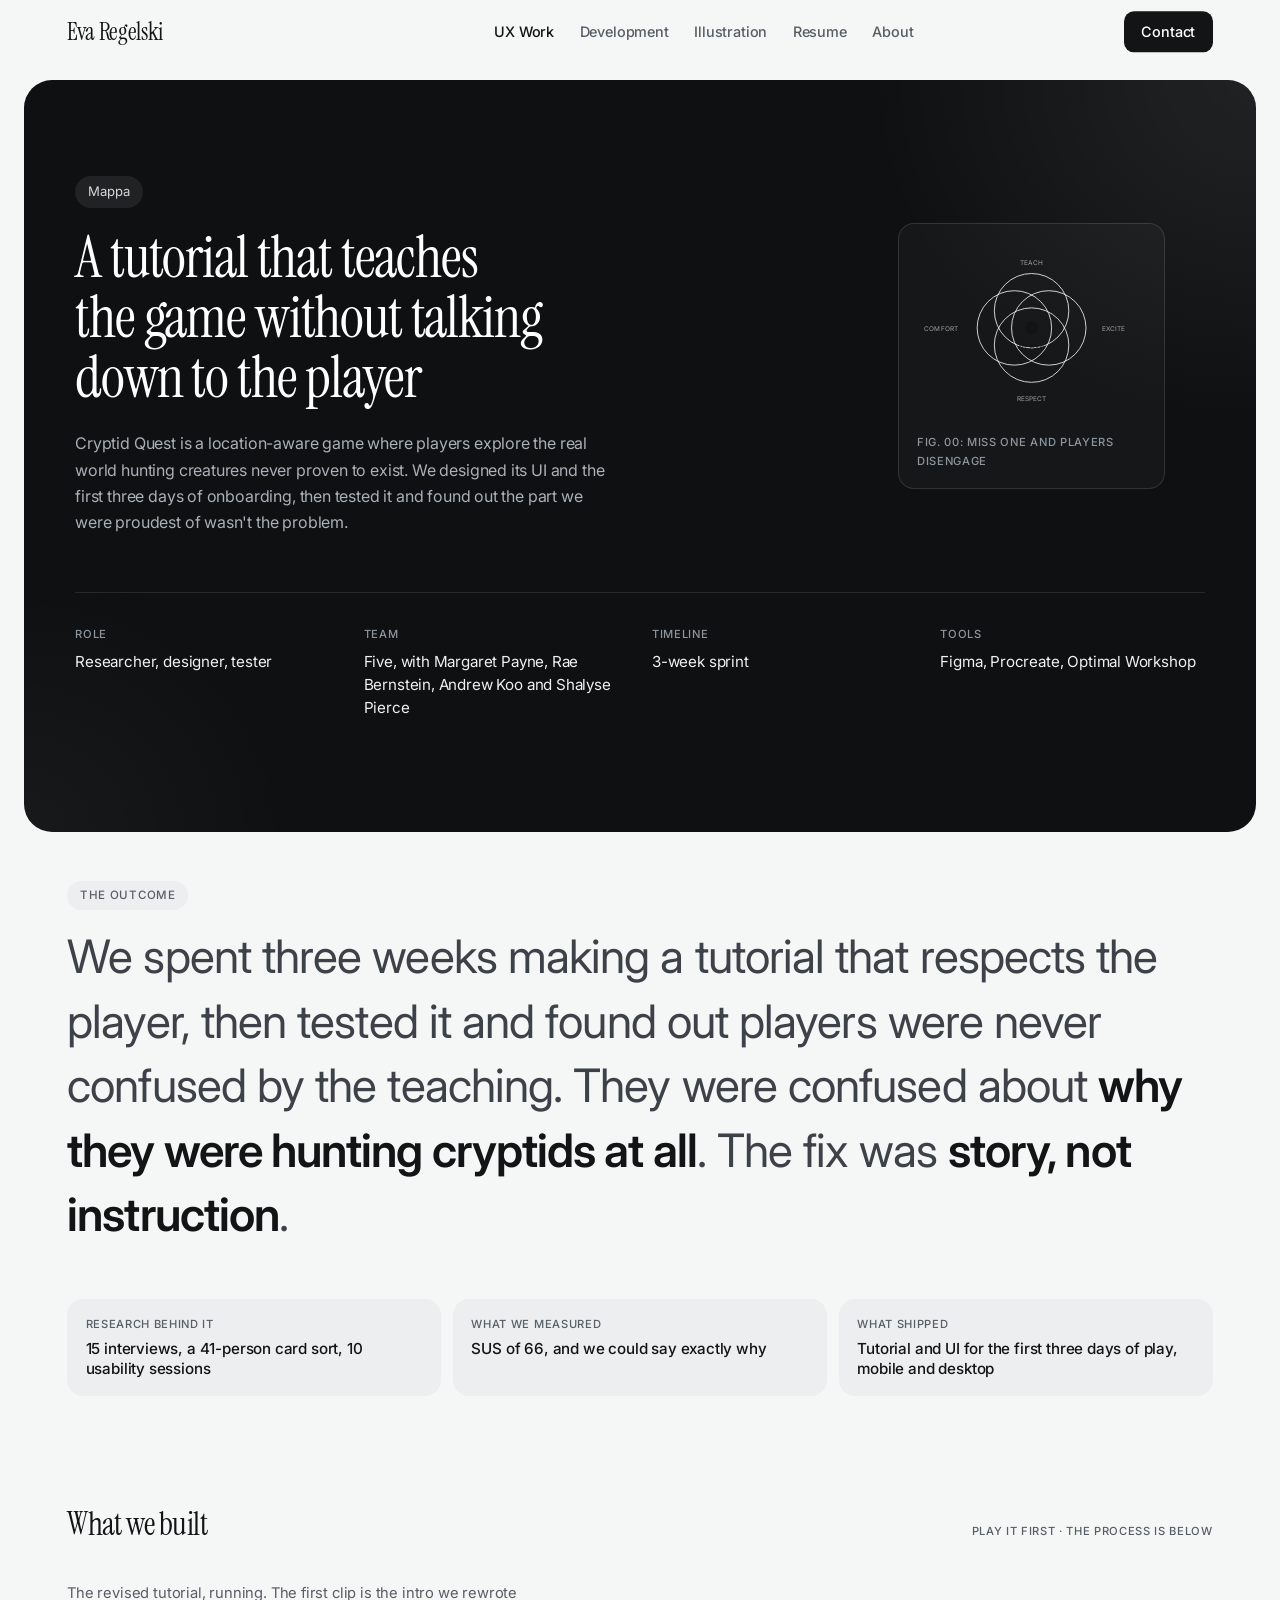
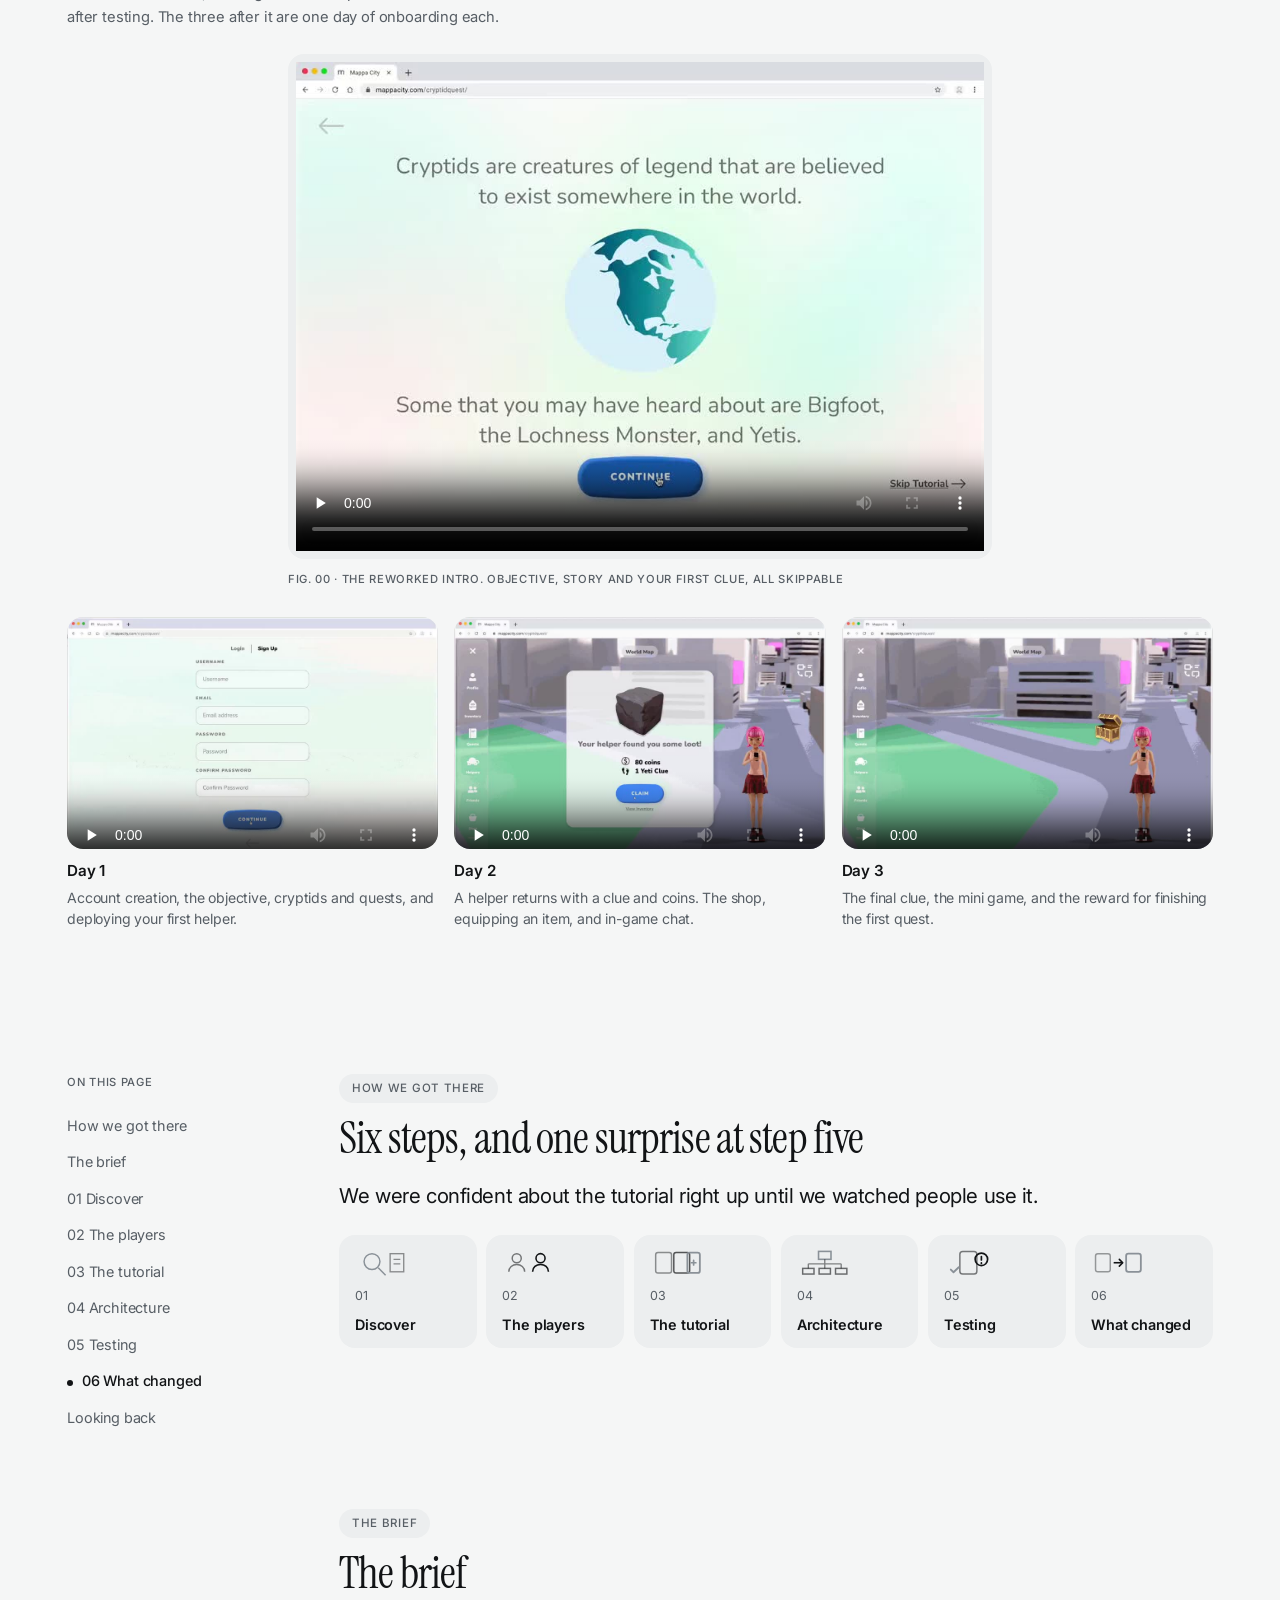
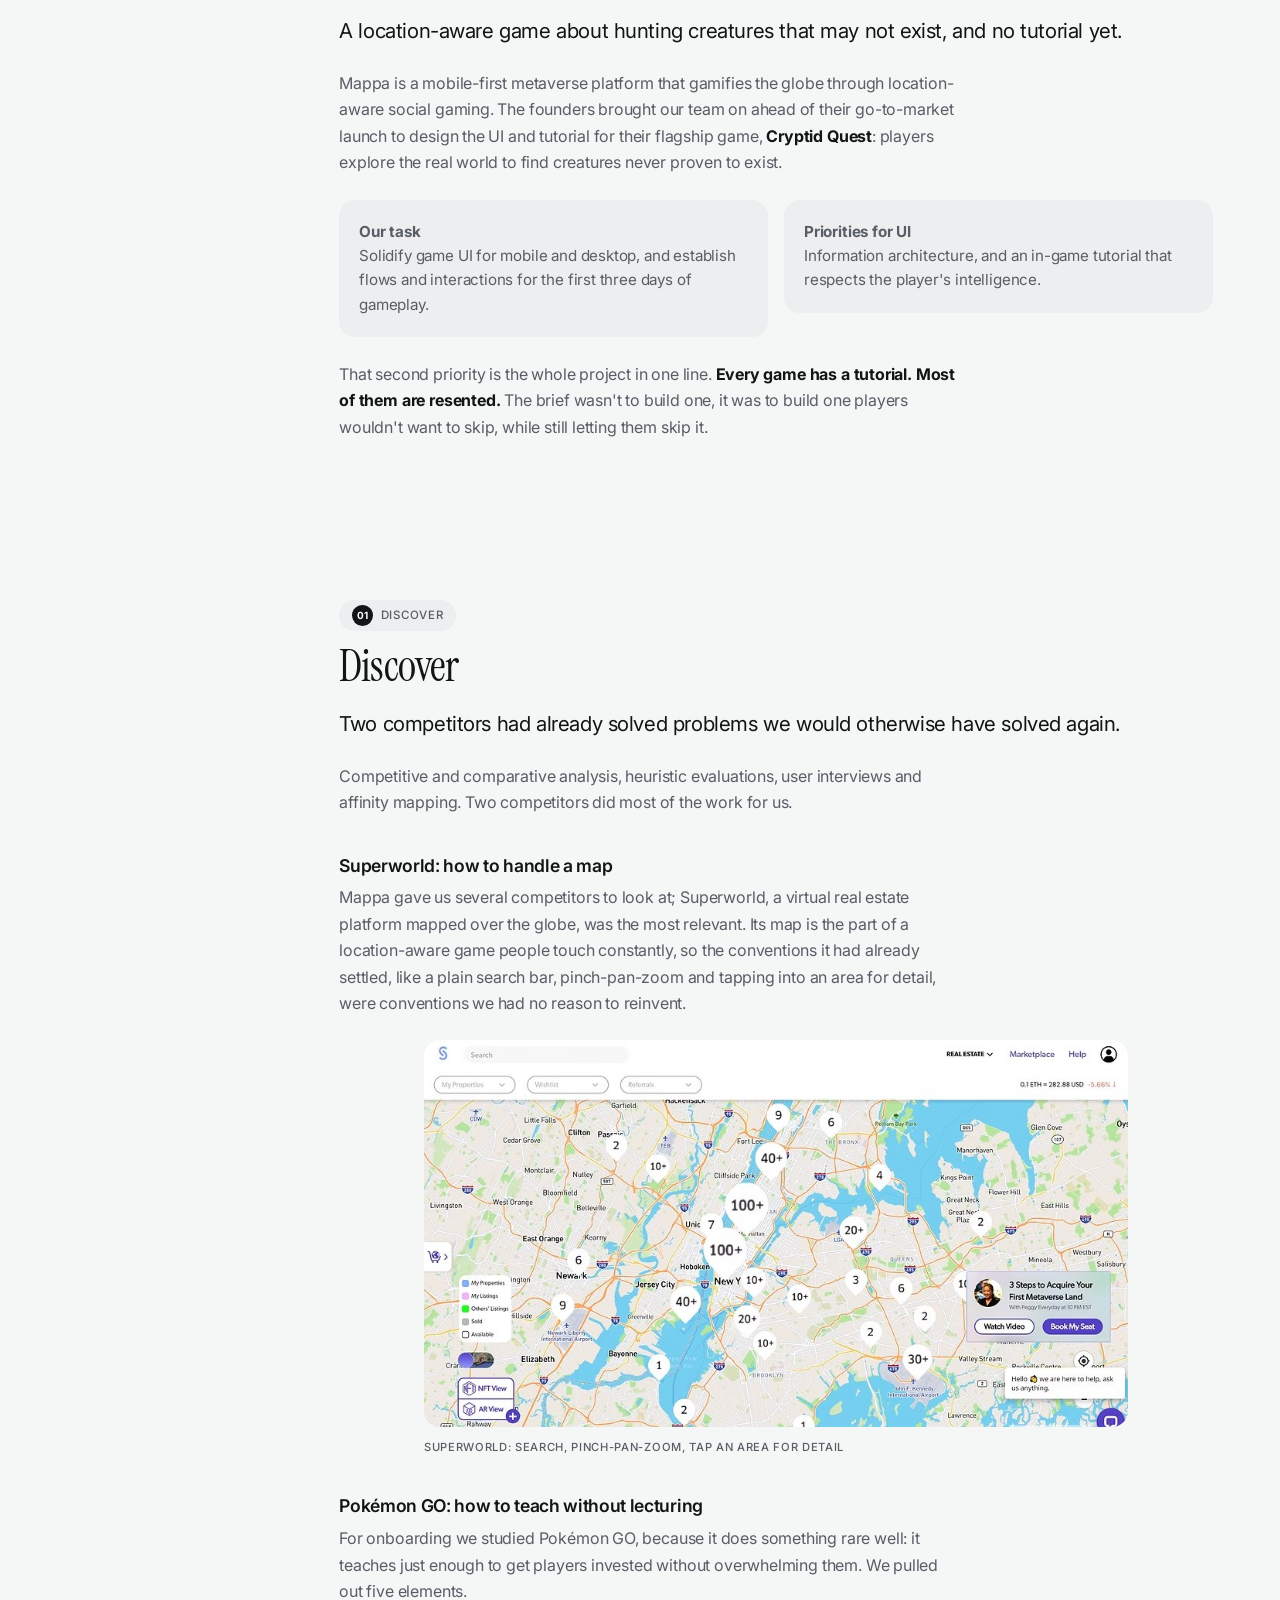
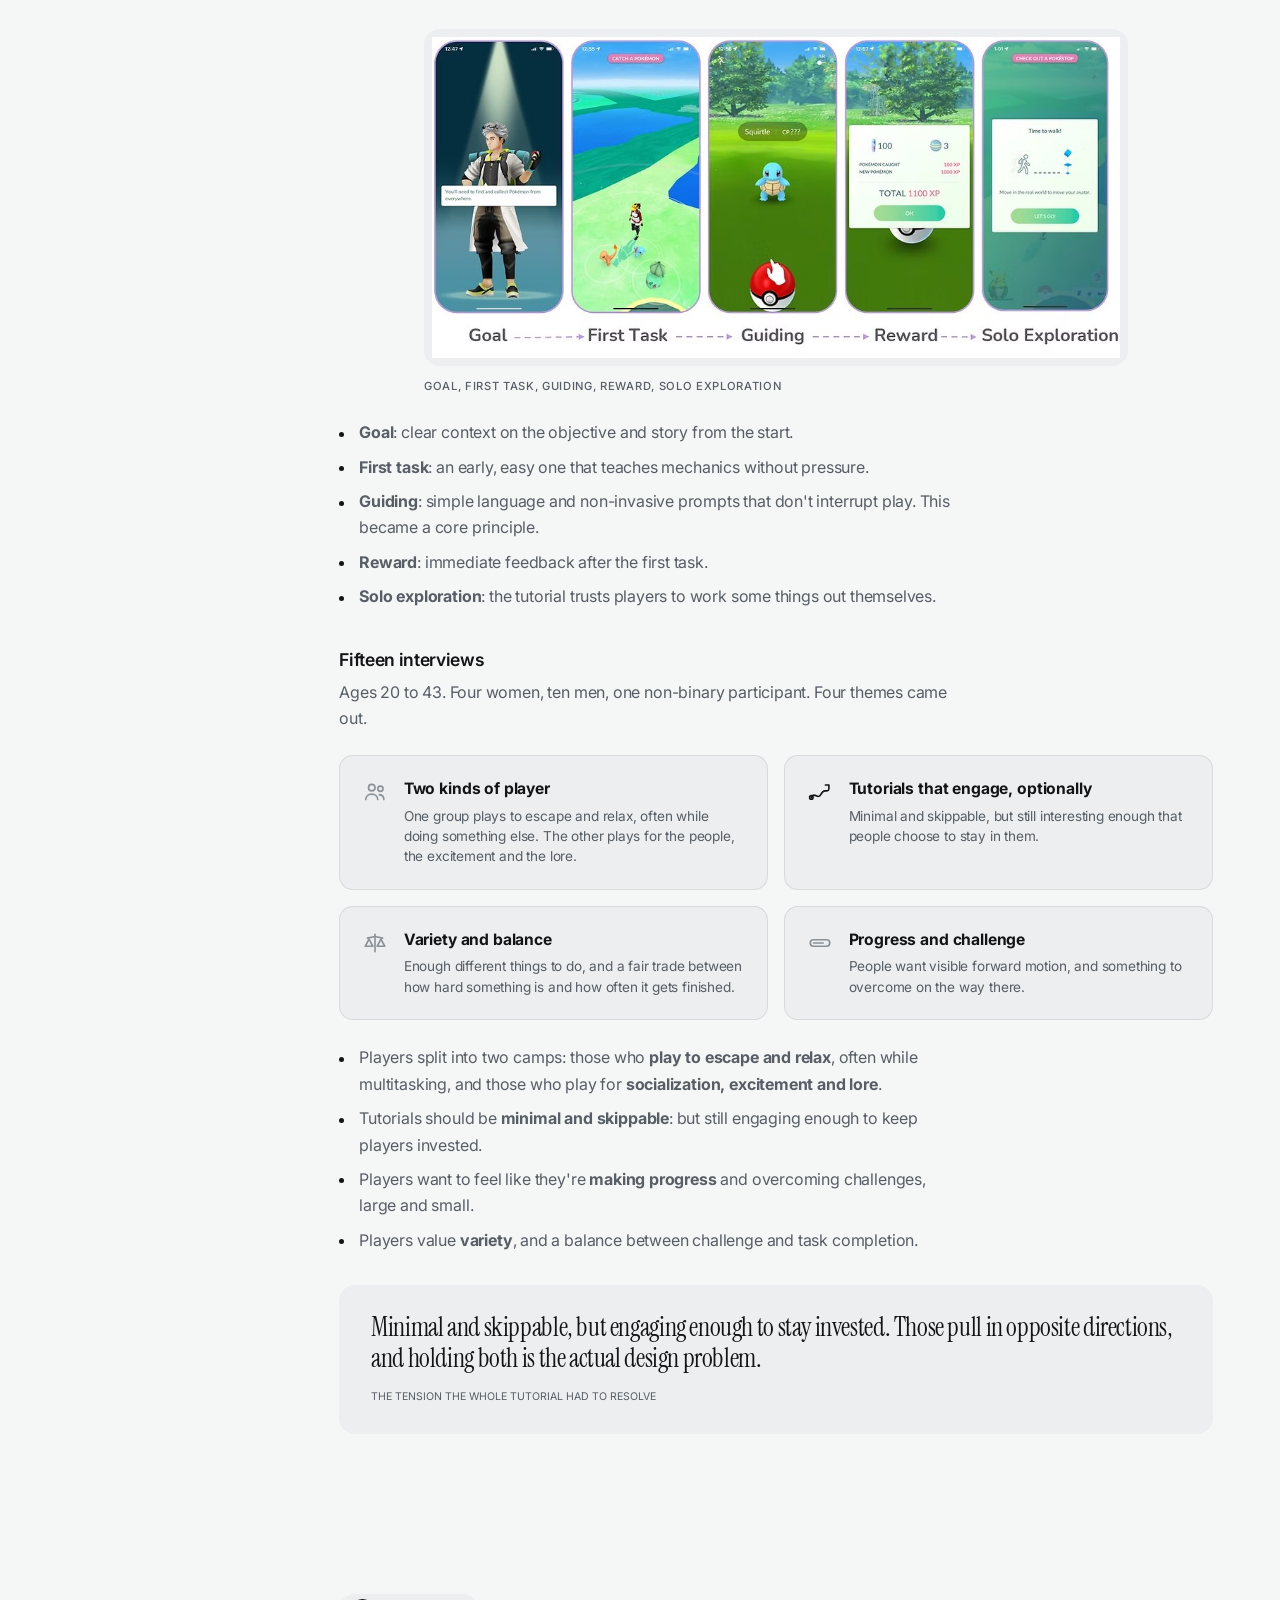
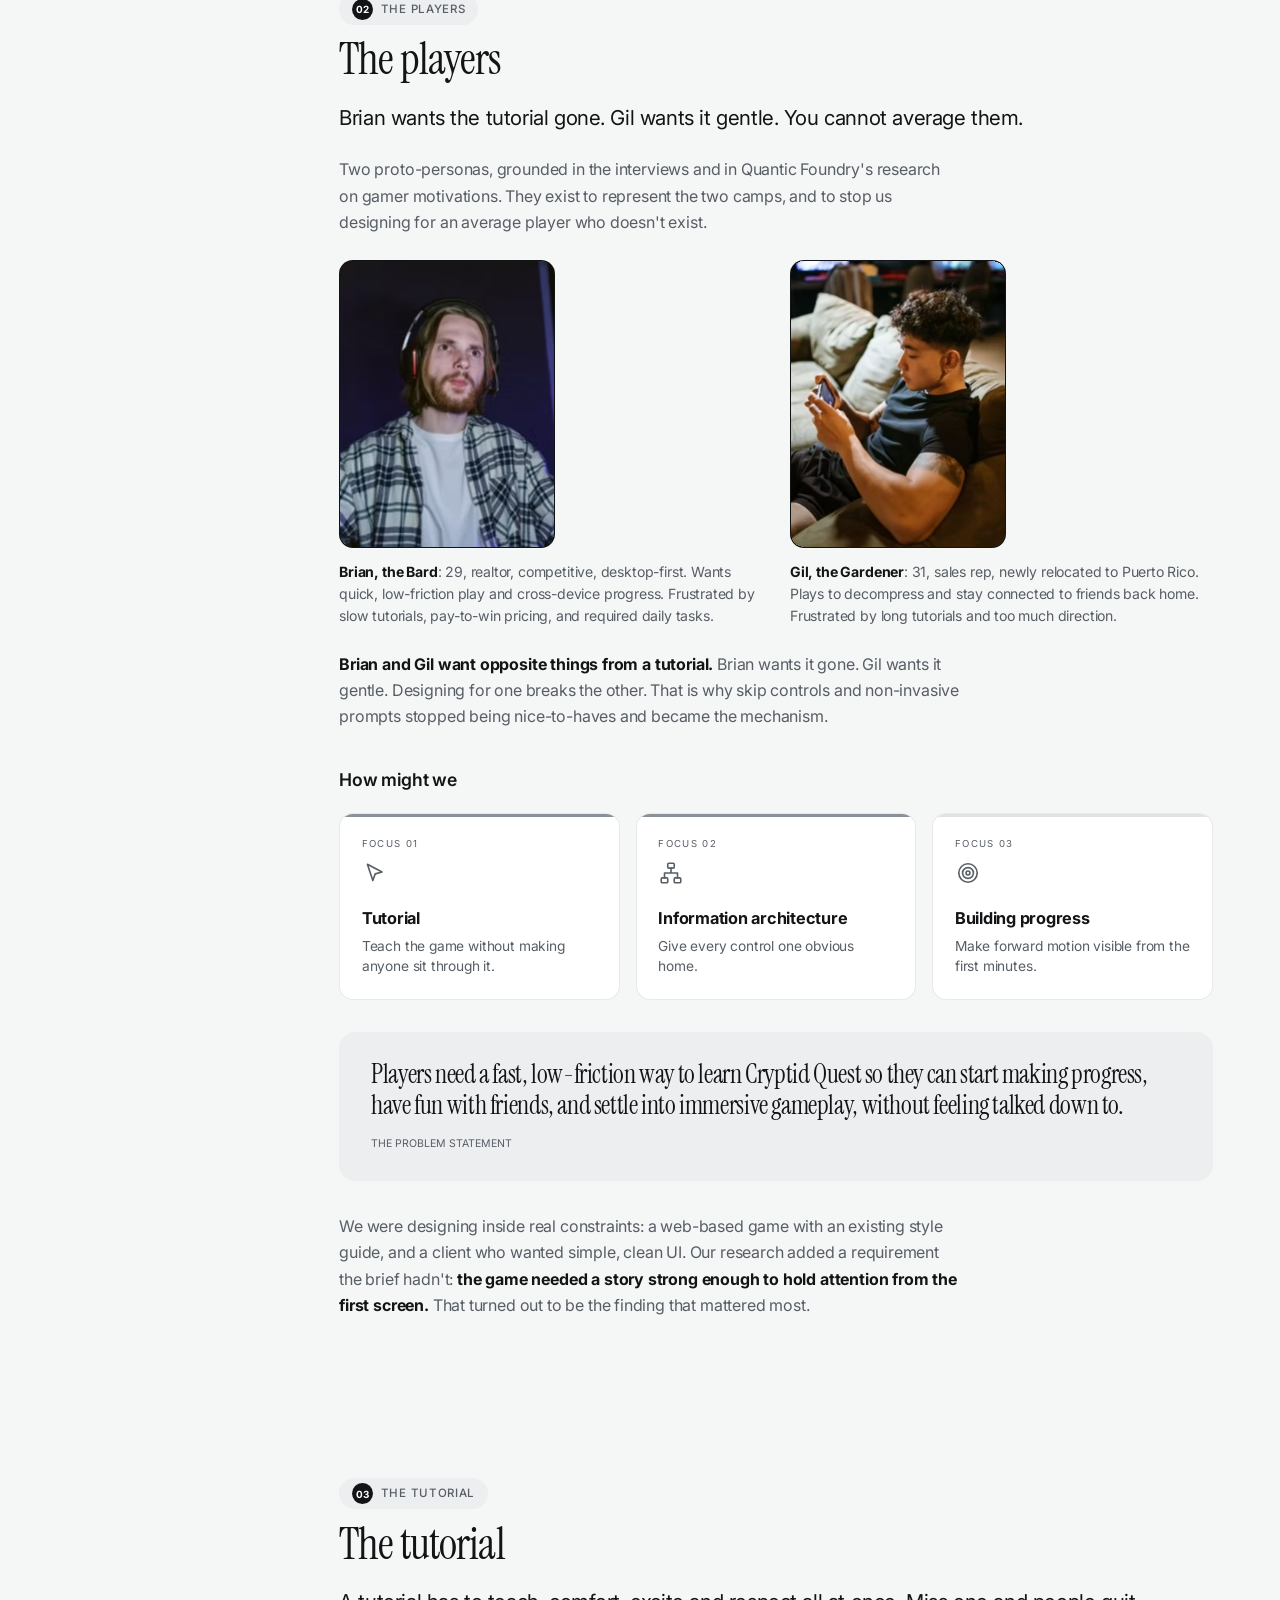
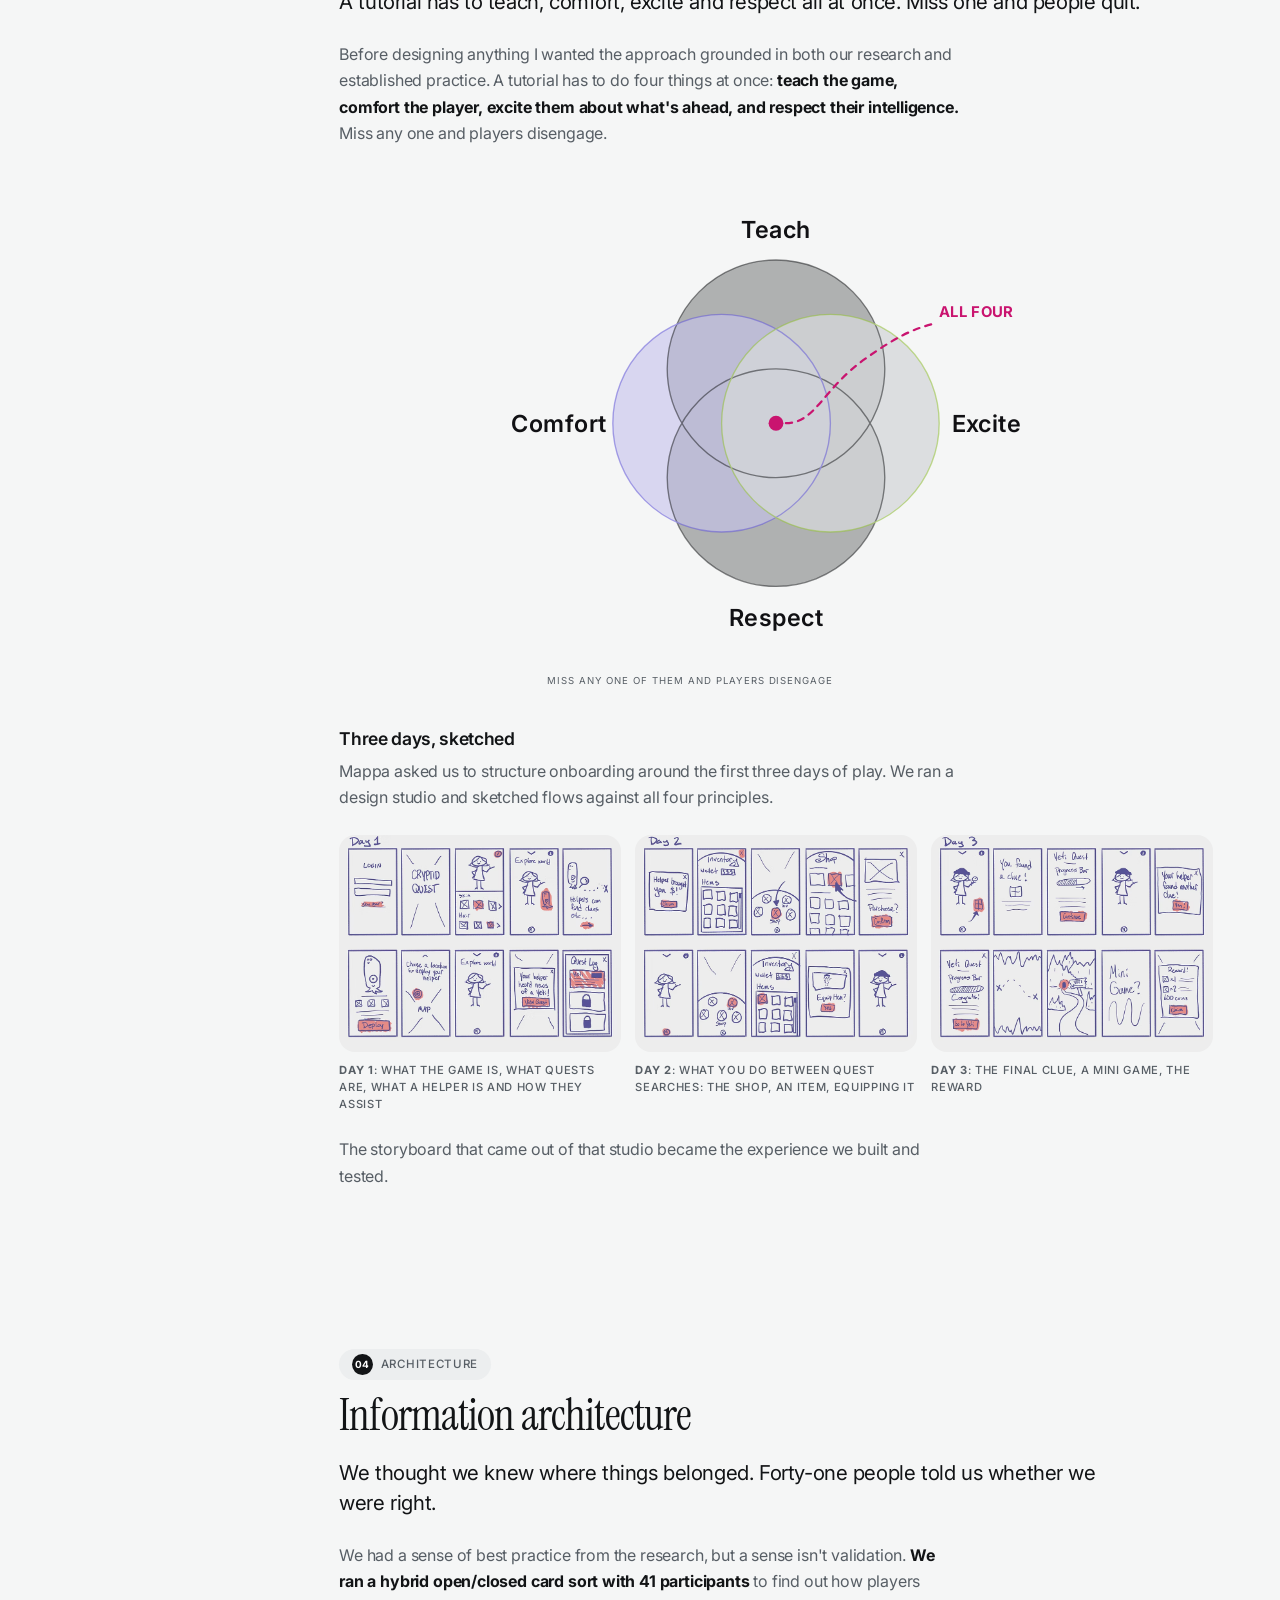
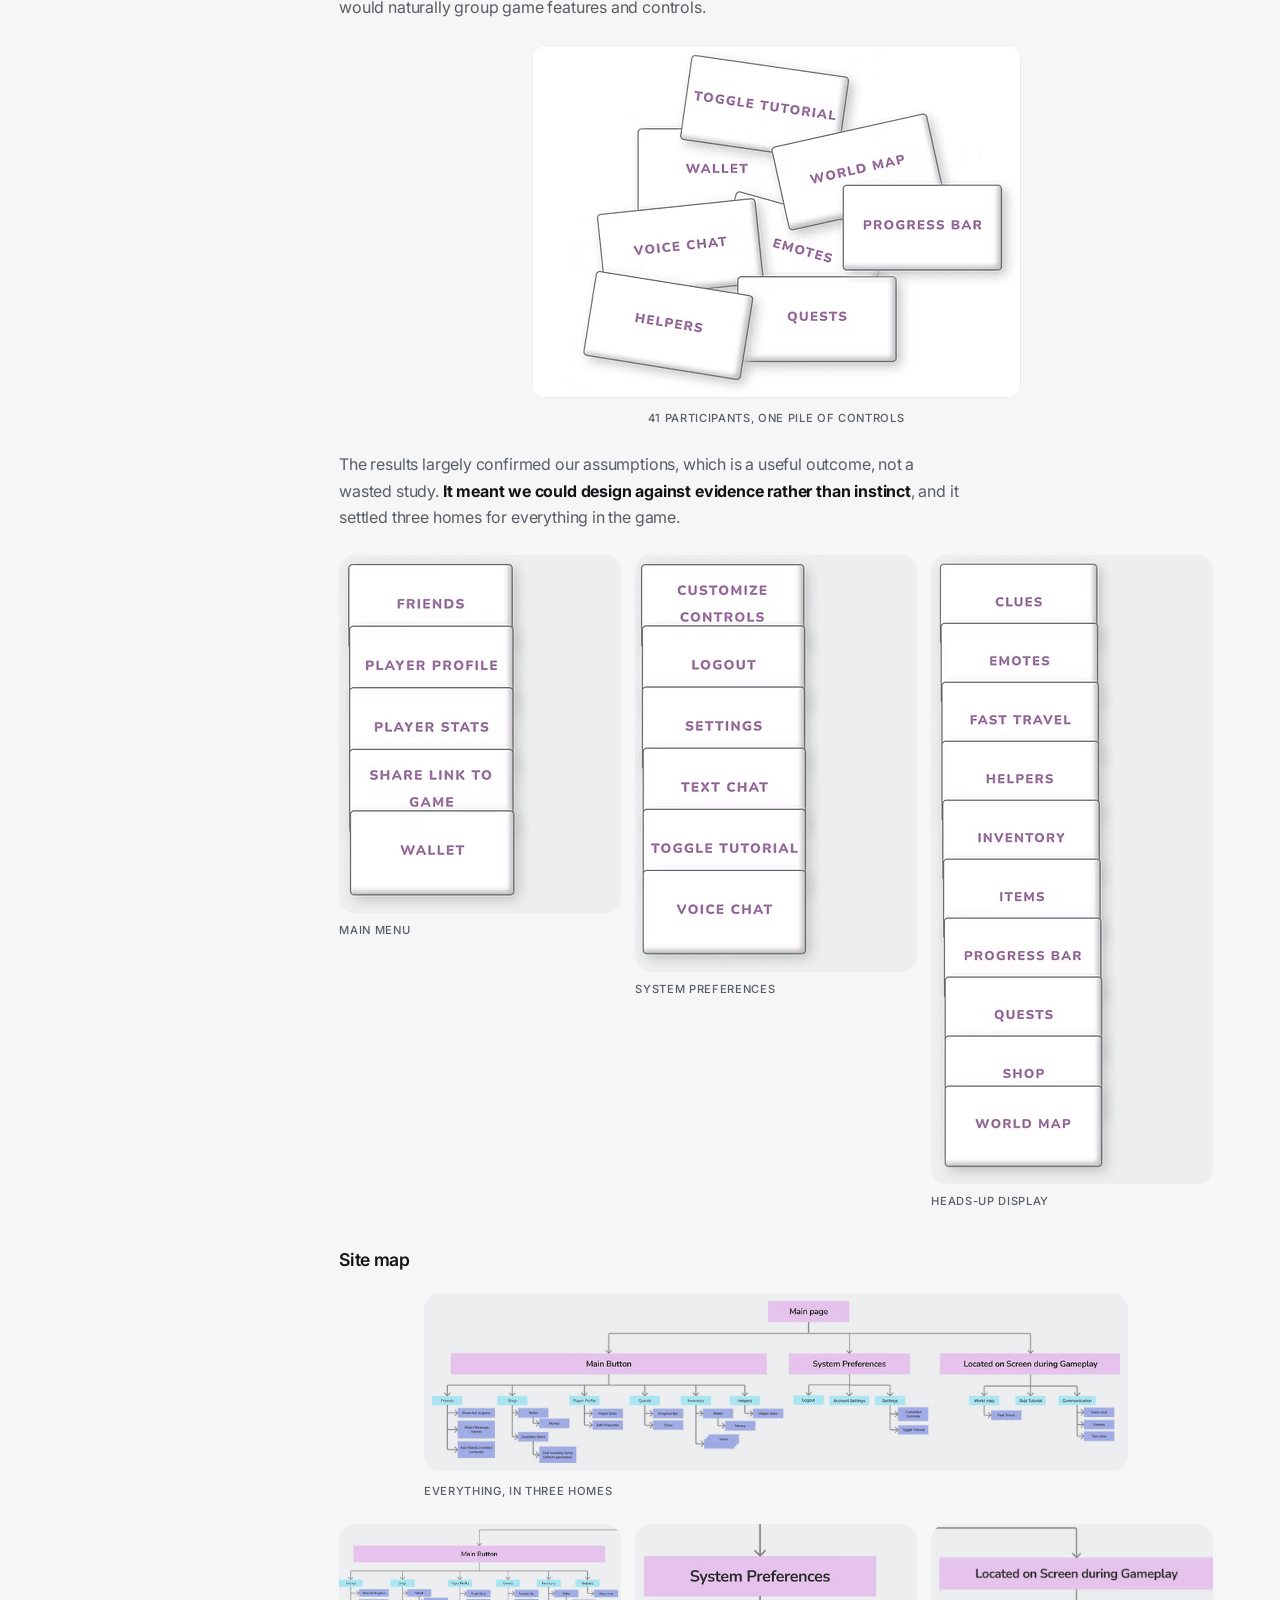
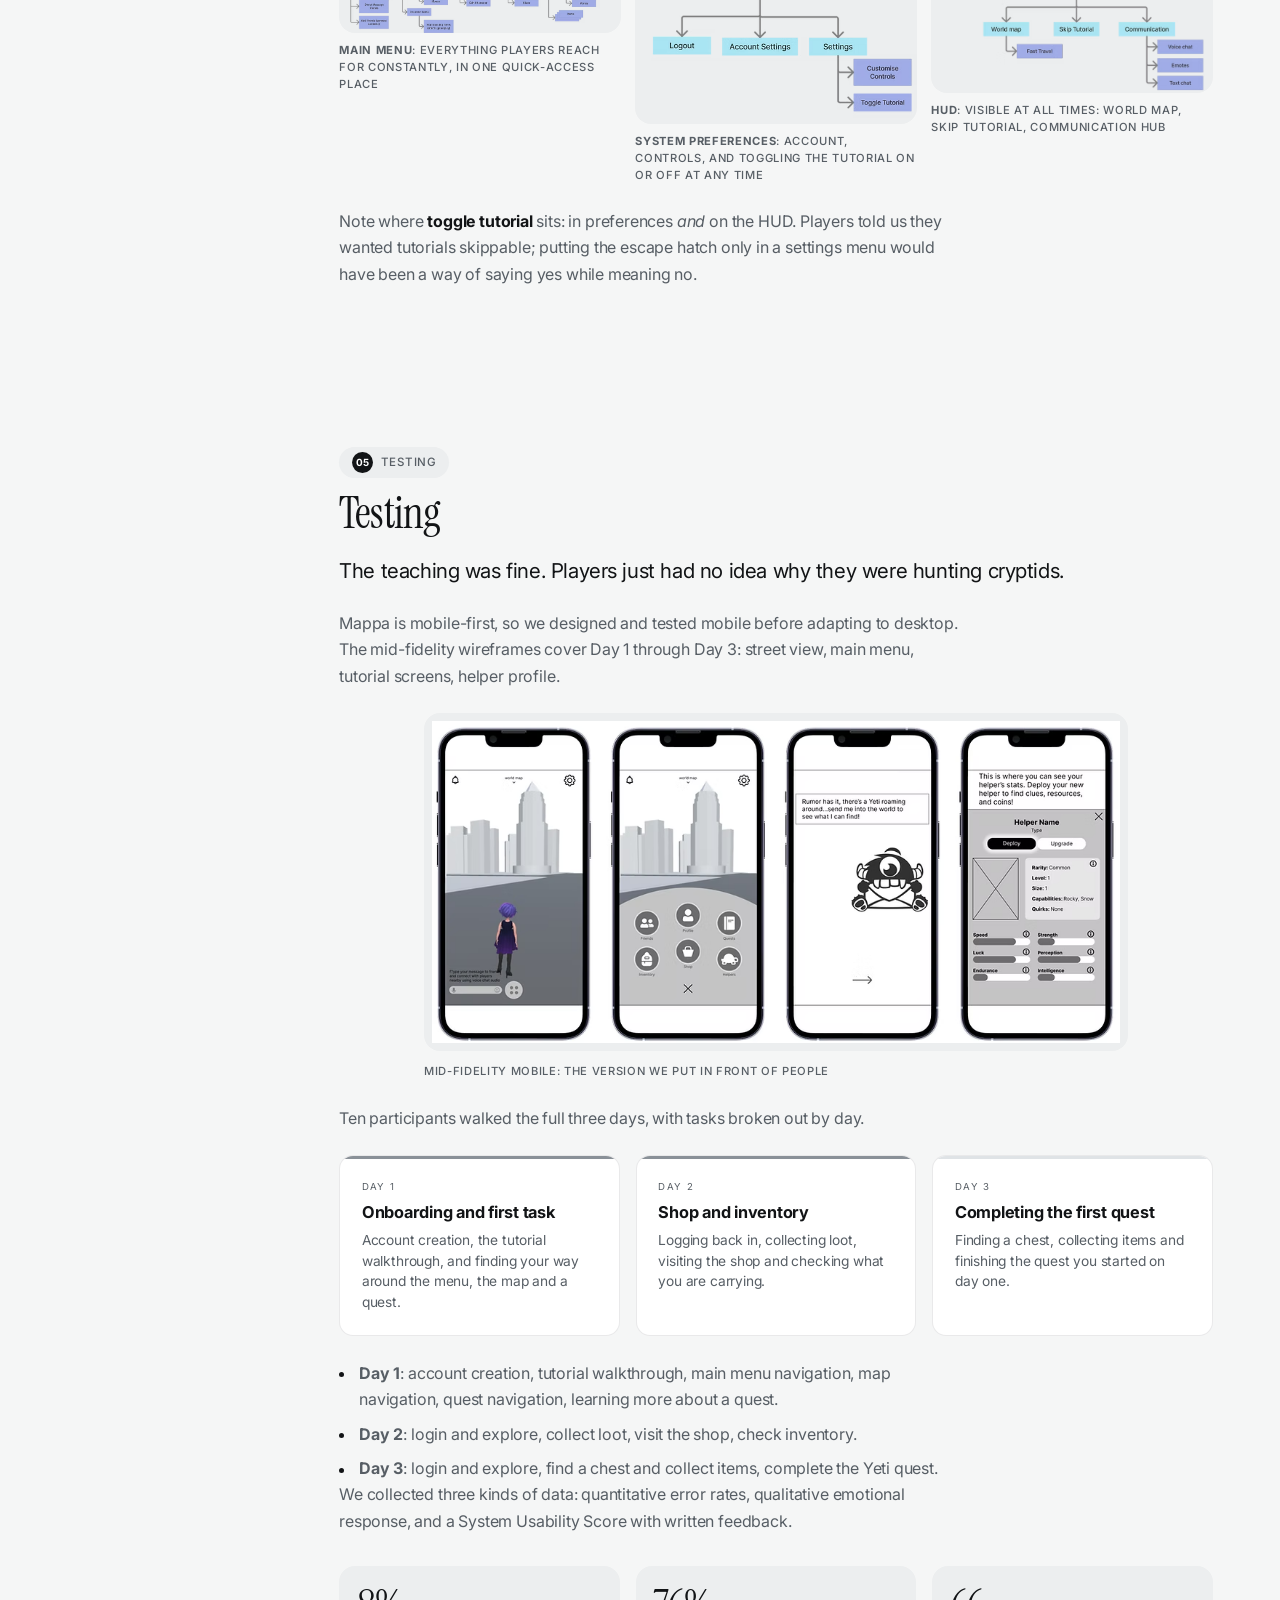
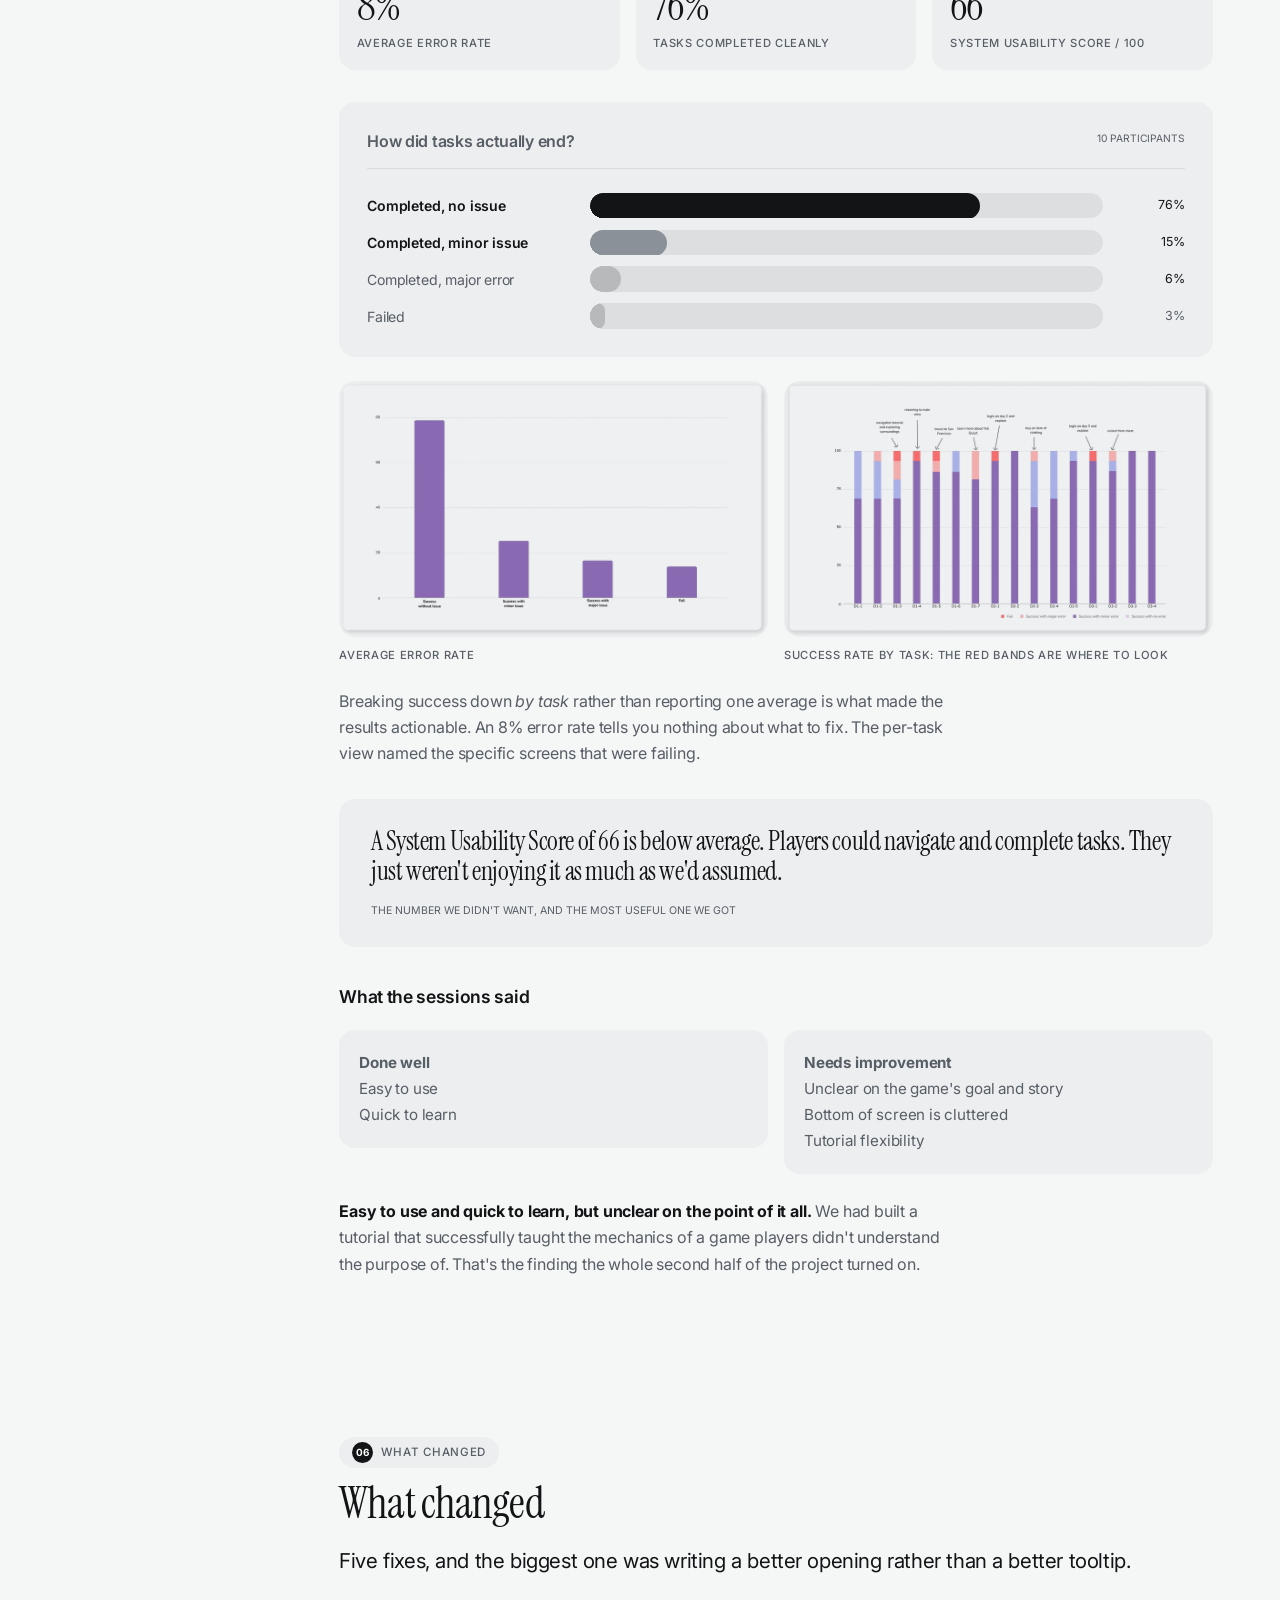
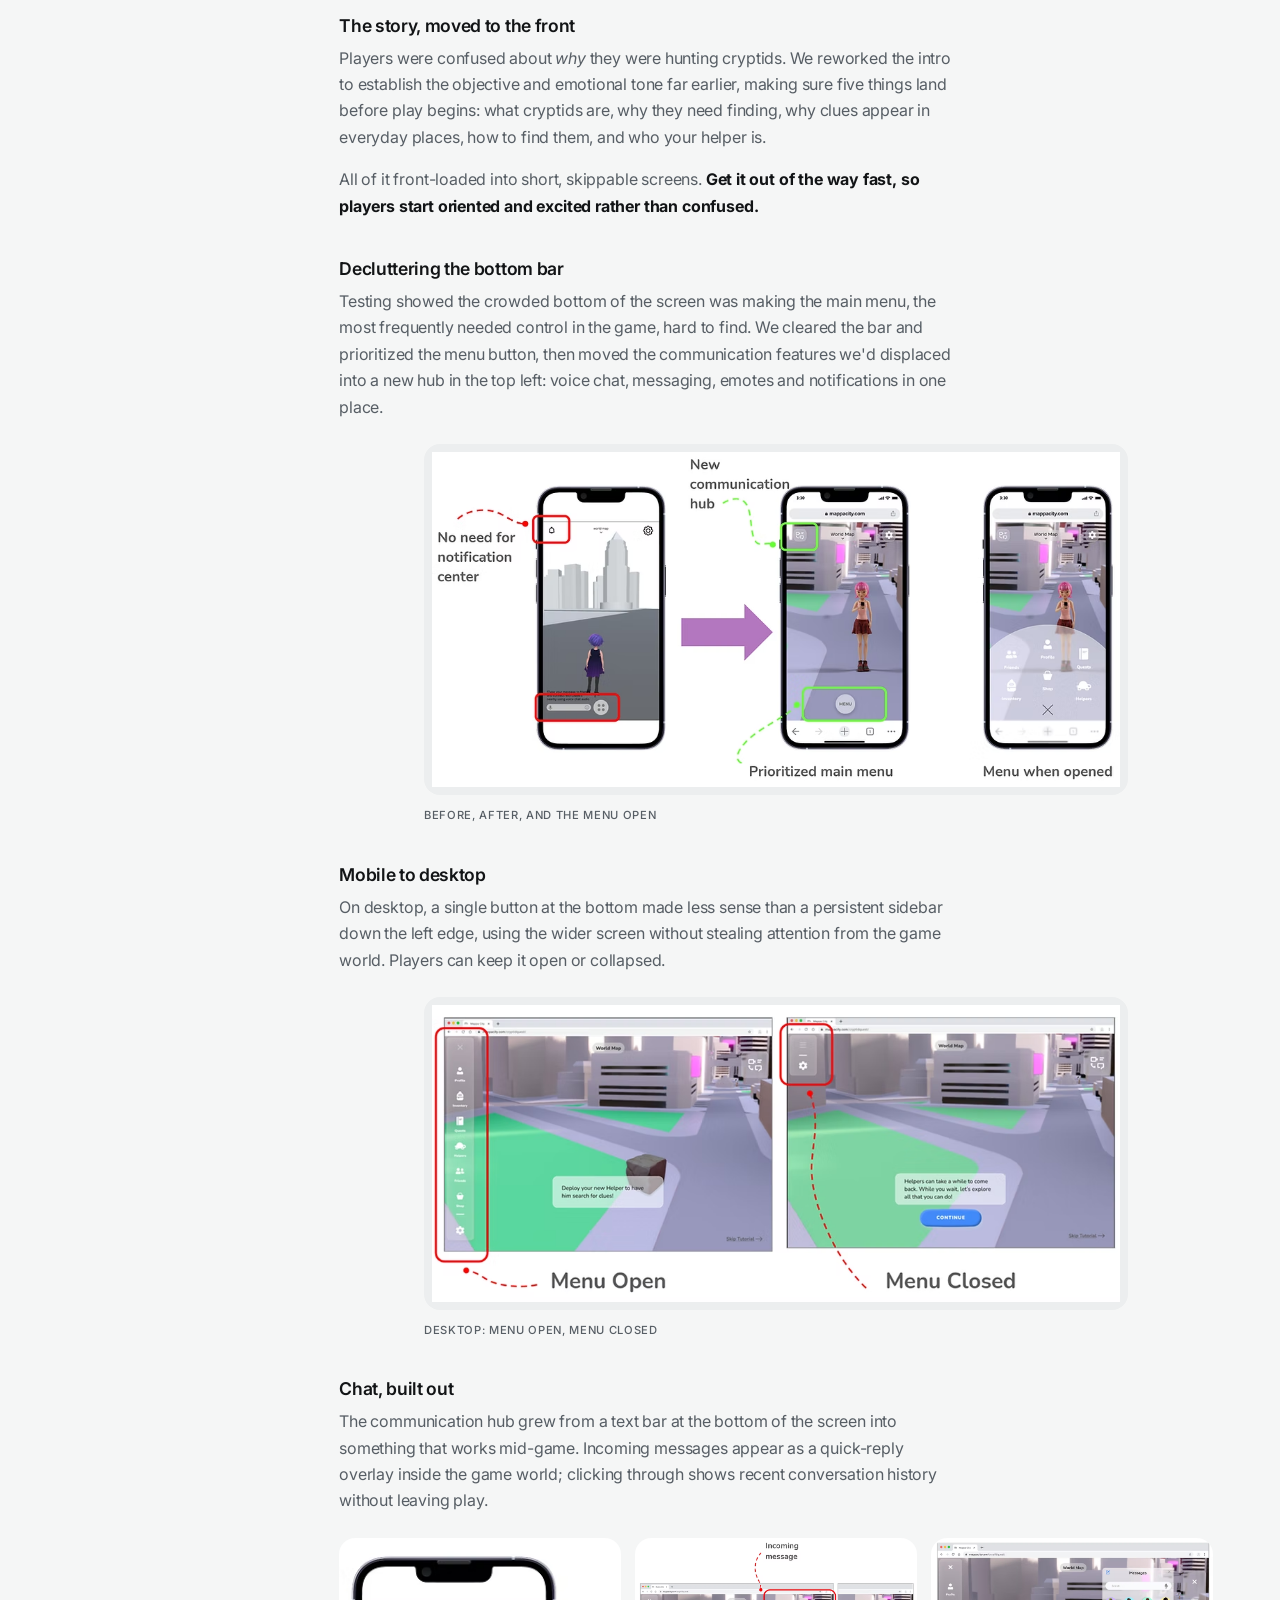
<file: work/mappa-cryptid-quest/index.html>
<!DOCTYPE html>
<html lang="en">
<head>
<meta charset="utf-8">
<meta name="viewport" content="width=device-width, initial-scale=1">
<title>Cryptid Quest: game UI and onboarding · Eva Regelski</title>
<meta name="description" content="Designing the UI and tutorial for Cryptid Quest, a location-aware game, validated with a 41-participant card sort and usability tested across three days of gameplay.">
<meta property="og:title" content="Cryptid Quest: game UI and onboarding · Eva Regelski">
<meta property="og:description" content="A tutorial that teaches without getting in the way. Fifteen interviews, a 41-person card sort, and a usability test that found the real problem.">
<meta name="twitter:card" content="summary_large_image">
<meta property="og:image" content="https://evaregelski.github.io/assets/mappa-cover.jpg">
<link rel="icon" href="../../assets/favicon.svg" type="image/svg+xml">
<link rel="icon" href="../../assets/favicon-32.png" sizes="32x32">
<link rel="apple-touch-icon" href="../../assets/apple-touch-icon.png">
<link rel="preconnect" href="https://fonts.googleapis.com">
<link rel="preconnect" href="https://fonts.gstatic.com" crossorigin>
<link href="https://fonts.googleapis.com/css2?family=Instrument+Serif:ital@0;1&family=Inter:wght@400;500;600&display=swap" rel="stylesheet">
<link rel="stylesheet" href="../../styles/site.css">
<link rel="stylesheet" href="../../styles/theme.css">
</head>
<body>
<header class="site-bar"><div class="wrap bar__in">
  <a class="mark" href="../../index.html"><span class="e">E</span>va Regelski</a>
  <button class="navtoggle" type="button" aria-expanded="false" aria-controls="sitenav"><span></span><span class="visually-hidden">Menu</span></button>
  <nav id="sitenav" aria-label="Main"><ul><li><a href="../../work.html" aria-current="page">UX Work</a></li><li><a href="../../development.html">Development</a></li><li><a href="../../illustration.html">Illustration</a></li><li><a href="../../resume.html">Resume</a></li><li><a href="../../about.html">About</a></li><li><a href="../../index.html#contact">Contact</a></li></ul></nav>
</div></header>

<section class="hero">
  <div class="hero__wash" aria-hidden="true"></div>
  <div class="hero__wash hero__wash--b" aria-hidden="true"></div>
  <div class="wrap hero__in">
  <div class="hero__grid">
    <div>
      <p class="client">Mappa</p>
      <h1>A tutorial that teaches the game without talking down to the player</h1>
      <p class="sub">Cryptid Quest is a location-aware game where players explore the real world hunting creatures never proven to exist. We designed its UI and the first three days of onboarding, then tested it and found out the part we were proudest of wasn't the problem.</p>
    </div>
    <figure class="hero__mark">
      <svg viewBox="0 0 320 240" role="img" aria-label="Diagram: four overlapping tutorial requirements: teach, comfort, excite, respect">
        <g fill="none" stroke="#b8f04a" stroke-width="1.3">
          <circle cx="160" cy="96" r="52"/><circle cx="160" cy="144" r="52"/>
          <circle cx="136" cy="120" r="52"/><circle cx="184" cy="120" r="52"/>
        </g>
        <circle cx="160" cy="120" r="9" fill="#ff48b1"/>
        <g fill="rgba(247,246,242,.62)" font-family="'Space Mono',monospace" font-size="9" letter-spacing="1" text-anchor="middle">
          <text x="160" y="32">TEACH</text>
          <text x="160" y="222">RESPECT</text>
        </g>
        <g fill="rgba(247,246,242,.62)" font-family="'Space Mono',monospace" font-size="9" letter-spacing="1">
          <text x="10" y="124">COMFORT</text>
          <text x="258" y="124">EXCITE</text>
        </g>
        <g fill="#ff48b1" font-family="'Space Mono',monospace" font-size="8" letter-spacing="1" text-anchor="middle">
          <text x="160" y="150">ALL FOUR</text>
        </g>
      </svg>
      <figcaption>FIG. 00: MISS ONE AND PLAYERS DISENGAGE</figcaption>
    </figure>
  </div>
  <dl class="rail">
    <div><dt>ROLE</dt><dd>Researcher, designer, tester</dd></div>
    <div><dt>TEAM</dt><dd>Five, with Margaret Payne, Rae Bernstein, Andrew Koo and Shalyse Pierce</dd></div>
    <div><dt>TIMELINE</dt><dd>3-week sprint</dd></div>
    <div><dt>TOOLS</dt><dd>Figma, Procreate, Optimal Workshop</dd></div>
  </dl>
  <div class="hero__edge" aria-hidden="true"></div>
</div></section>

<section class="impactband aurora aurora--soft"><div class="wrap impactband__in">
  <p class="impactband__label">THE OUTCOME</p>
  <p class="impactband__text">We spent three weeks making a tutorial that respects the player, then tested it and found out players were never confused by the teaching. They were confused about <strong>why they were hunting cryptids at all</strong>. The fix was <strong>story, not instruction</strong>.</p>
  <dl class="impactband__facts">
    <div><dt>RESEARCH BEHIND IT</dt><dd>15 interviews, a 41-person card sort, 10 usability sessions</dd></div>
    <div><dt>WHAT WE MEASURED</dt><dd>SUS of 66, and we could say exactly why</dd></div>
    <div><dt>WHAT SHIPPED</dt><dd>Tutorial and UI for the first three days of play, mobile and desktop</dd></div>
  </dl>
</div></section>

<section class="showcase"><div class="wrap">
  <div class="showcase__head">
    <h2>What we built</h2>
    <span>PLAY IT FIRST &middot; THE PROCESS IS BELOW</span>
  </div>
  <p class="proto__hint">The revised tutorial, running. The first clip is the intro we rewrote after testing. The three after it are one day of onboarding each.</p>
  <div class="figure figure--wide"><div class="shell"><video controls playsinline preload="none" poster="assets/poster-tutorial.jpg" title="The reworked intro story"><source src="assets/tutorial.mp4" type="video/mp4"></video></div>
    <figcaption>FIG. 00 &middot; THE REWORKED INTRO. OBJECTIVE, STORY AND YOUR FIRST CLUE, ALL SKIPPABLE</figcaption></div>

  <div class="feat">
    <figure><div class="shell"><video controls playsinline preload="none" poster="assets/poster-day1.jpg" title="Day 1: intro and deploying your helper"><source src="assets/day1.mp4" type="video/mp4"></video></div>
      <figcaption><b>Day 1</b>Account creation, the objective, cryptids and quests, and deploying your first helper.</figcaption></figure>
    <figure><div class="shell"><video controls playsinline preload="none" poster="assets/poster-day2.jpg" title="Day 2: buying items and chatting"><source src="assets/day2.mp4" type="video/mp4"></video></div>
      <figcaption><b>Day 2</b>A helper returns with a clue and coins. The shop, equipping an item, and in-game chat.</figcaption></figure>
    <figure><div class="shell"><video controls playsinline preload="none" poster="assets/poster-day3.jpg" title="Day 3: finishing the first quest"><source src="assets/day3.mp4" type="video/mp4"></video></div>
      <figcaption><b>Day 3</b>The final clue, the mini game, and the reward for finishing the first quest.</figcaption></figure>
  </div>
</div></section>

<div class="wrap body">
  <aside class="toc">
    <p>ON THIS PAGE</p>
    <a href="#process" class="on">How we got there</a>
    <a href="#brief">The brief</a>
    <a href="#discover">01 Discover</a>
    <a href="#users">02 The players</a>
    <a href="#tutorial">03 The tutorial</a>
    <a href="#ia">04 Architecture</a>
    <a href="#testing">05 Testing</a>
    <a href="#changes">06 What changed</a>
    <a href="#reflection">Looking back</a>
  </aside>

  <div>
    <section class="sec" id="process" style="border:0;padding-top:0;margin-top:0">
      <p class="sec__step">HOW WE GOT THERE</p>
      <h2>Six steps, and one surprise at step five</h2>
      <p class="sec__lead">We were confident about the tutorial right up until we watched people use it.</p>
      <nav class="stepper" aria-label="Process steps">
        <a href="#discover"><span class="g"><svg viewBox="0 0 48 26" aria-hidden="true"><g fill="none" stroke="#b8f04a" stroke-width="1.3"><circle cx="15" cy="12" r="7"/><path d="M20.5 17.5 L27 24"/></g><g fill="none" stroke="currentColor" stroke-width="1.2" opacity=".45"><rect x="31" y="5" width="12" height="16"/><path d="M34 10h6M34 14h6"/></g></svg></span><span class="n">01</span><span class="t">Discover</span></a>
        <a href="#users"><span class="g"><svg viewBox="0 0 48 26" aria-hidden="true"><g fill="none" stroke="currentColor" stroke-width="1.3" opacity=".55"><circle cx="13" cy="9" r="4"/><path d="M6 21c0-4 3.2-6.4 7-6.4S20 17 20 21"/></g><g fill="none" stroke="#ff48b1" stroke-width="1.4"><circle cx="34" cy="9" r="4"/><path d="M27 21c0-4 3.2-6.4 7-6.4S41 17 41 21"/></g></svg></span><span class="n">02</span><span class="t">The players</span></a>
        <a href="#tutorial"><span class="g"><svg viewBox="0 0 48 26" aria-hidden="true"><rect x="5" y="4" width="14" height="18" rx="2" fill="none" stroke="currentColor" stroke-width="1.3" opacity=".45"/><rect x="21" y="4" width="14" height="18" rx="2" fill="none" stroke="currentColor" stroke-width="1.3" opacity=".7"/><rect x="33" y="4" width="11" height="18" rx="2" fill="none" stroke="#b8f04a" stroke-width="1.6"/><path d="M36.5 13h4M38.5 11v4" stroke="#b8f04a" stroke-width="1.5" stroke-linecap="round"/></svg></span><span class="n">03</span><span class="t">The tutorial</span></a>
        <a href="#ia"><span class="g"><svg viewBox="0 0 48 26" aria-hidden="true"><rect x="19" y="3" width="11" height="7" fill="none" stroke="#b8f04a" stroke-width="1.4"/><path d="M24.5 10v4M10 14h29M10 14v4M24.5 14v4M39 14v4" fill="none" stroke="currentColor" stroke-width="1.2" opacity=".5"/><g fill="none" stroke="currentColor" stroke-width="1.3" opacity=".6"><rect x="5" y="18" width="10" height="5"/><rect x="19.5" y="18" width="10" height="5"/><rect x="34" y="18" width="10" height="5"/></g></svg></span><span class="n">04</span><span class="t">Architecture</span></a>
        <a href="#testing"><span class="g"><svg viewBox="0 0 48 26" aria-hidden="true"><rect x="14" y="3" width="15" height="20" rx="2.5" fill="none" stroke="currentColor" stroke-width="1.3" opacity=".55"/><circle cx="33" cy="10" r="5.5" fill="none" stroke="#ff48b1" stroke-width="1.5"/><path d="M33 7.5v3M33 13v.6" stroke="#ff48b1" stroke-width="1.5" stroke-linecap="round"/><path d="M6 19l2.4 2.4L13 17" fill="none" stroke="#b8f04a" stroke-width="1.6" stroke-linecap="round" stroke-linejoin="round"/></svg></span><span class="n">05</span><span class="t">Testing</span></a>
        <a href="#changes"><span class="g"><svg viewBox="0 0 48 26" aria-hidden="true"><g fill="none" stroke="currentColor" stroke-width="1.3" opacity=".4"><rect x="4" y="5" width="13" height="16" rx="2"/></g><path d="M20 13h8" fill="none" stroke="#ff48b1" stroke-width="1.4"/><path d="M25 10l3 3-3 3" fill="none" stroke="#ff48b1" stroke-width="1.4" stroke-linecap="round" stroke-linejoin="round"/><rect x="31" y="5" width="13" height="16" rx="2" fill="none" stroke="#b8f04a" stroke-width="1.6"/></svg></span><span class="n">06</span><span class="t">What changed</span></a>
      </nav>
    </section>

    <section class="sec" id="brief">
      <p class="sec__step">THE BRIEF</p>
      <h2>The brief</h2>
      <p class="sec__lead">A location-aware game about hunting creatures that may not exist, and no tutorial yet.</p>
      <p>Mappa is a mobile-first metaverse platform that gamifies the globe through location-aware social gaming. The founders brought our team on ahead of their go-to-market launch to design the UI and tutorial for their flagship game, <strong>Cryptid Quest</strong>: players explore the real world to find creatures never proven to exist.</p>

      <div class="two-up">
        <figure>
          <div class="shell" style="padding:1.25rem"><p style="margin:0;font-size:.95rem;line-height:1.6"><b>Our task</b><br>Solidify game UI for mobile and desktop, and establish flows and interactions for the first three days of gameplay.</p></div>
        </figure>
        <figure>
          <div class="shell" style="padding:1.25rem"><p style="margin:0;font-size:.95rem;line-height:1.6"><b>Priorities for UI</b><br>Information architecture, and an in-game tutorial that respects the player's intelligence.</p></div>
        </figure>
      </div>

      <p>That second priority is the whole project in one line. <strong>Every game has a tutorial. Most of them are resented.</strong> The brief wasn't to build one, it was to build one players wouldn't want to skip, while still letting them skip it.</p>
    </section>

    <section class="sec" id="discover">
      <p class="sec__step"><b>01</b> DISCOVER</p>
      <h2>Discover</h2>
      <p class="sec__lead">Two competitors had already solved problems we would otherwise have solved again.</p>
      <p>Competitive and comparative analysis, heuristic evaluations, user interviews and affinity mapping. Two competitors did most of the work for us.</p>

      <h3>Superworld: how to handle a map</h3>
      <p>Mappa gave us several competitors to look at; Superworld, a virtual real estate platform mapped over the globe, was the most relevant. Its map is the part of a location-aware game people touch constantly, so the conventions it had already settled, like a plain search bar, pinch-pan-zoom and tapping into an area for detail, were conventions we had no reason to reinvent.</p>

      <figure class="figure">
        <div class="shell"><img class="zoomable" data-group="mappa" data-caption="Superworld's map UI: the benchmark for navigation in a location-aware game" src="assets/superworld-map.jpg" alt="Superworld's map interface showing a city map divided into purchasable plots with a search bar" loading="lazy"></div>
        <figcaption>Superworld: search, pinch-pan-zoom, tap an area for detail</figcaption>
      </figure>

      <h3>Pokémon GO: how to teach without lecturing</h3>
      <p>For onboarding we studied Pokémon GO, because it does something rare well: it teaches just enough to get players invested without overwhelming them. We pulled out five elements.</p>

      <figure class="figure figure--wide">
        <div class="shell"><img class="zoomable" data-group="mappa" data-caption="Five elements of Pokémon GO's onboarding: goal, first task, guiding, reward, solo exploration" src="assets/pokemon-go.jpg" alt="Five Pokémon GO onboarding screens labelled Goal, First Task, Guiding, Reward and Solo Exploration" loading="lazy"></div>
        <figcaption>Goal, first task, guiding, reward, solo exploration</figcaption>
      </figure>

      <ul class="bul">
        <li><strong>Goal</strong>: clear context on the objective and story from the start.</li>
        <li><strong>First task</strong>: an early, easy one that teaches mechanics without pressure.</li>
        <li><strong>Guiding</strong>: simple language and non-invasive prompts that don't interrupt play. This became a core principle.</li>
        <li><strong>Reward</strong>: immediate feedback after the first task.</li>
        <li><strong>Solo exploration</strong>: the tutorial trusts players to work some things out themselves.</li>
      </ul>

      <h3>Fifteen interviews</h3>
      <p>Ages 20 to 43. Four women, ten men, one non-binary participant. Four themes came out.</p>

      <div class="themes">
        <div class="k1"><span class="g"><svg width="26" height="26" viewBox="0 0 24 24" fill="none" stroke="currentColor" stroke-width="1.5" stroke-linecap="round" stroke-linejoin="round" aria-hidden="true"><circle cx="9" cy="8" r="3"/><circle cx="17" cy="9" r="2.4"/><path d="M3.5 19c0-3 2.5-5 5.5-5s5.5 2 5.5 5"/><path d="M16 14.4c2.4.3 4.2 2.1 4.2 4.6"/></svg></span>
          <div><b>Two kinds of player</b><p>One group plays to escape and relax, often while doing something else. The other plays for the people, the excitement and the lore.</p></div></div>
        <div class="k2"><span class="g"><svg width="26" height="26" viewBox="0 0 24 24" fill="none" stroke="currentColor" stroke-width="1.5" stroke-linecap="round" stroke-linejoin="round" aria-hidden="true"><path d="M4 17c3-6 6 3 9-3s4-1 7-4"/><path d="M17 5.5h3.2V9"/><circle cx="4" cy="17" r="1.6"/></svg></span>
          <div><b>Tutorials that engage, optionally</b><p>Minimal and skippable, but still interesting enough that people choose to stay in them.</p></div></div>
        <div class="k3"><span class="g"><svg width="26" height="26" viewBox="0 0 24 24" fill="none" stroke="currentColor" stroke-width="1.5" stroke-linecap="round" stroke-linejoin="round" aria-hidden="true"><path d="M12 4v16"/><path d="M6.5 8.5 3 15h7z"/><path d="M17.5 8.5 14 15h7z"/><path d="M5 7.5 12 6l7 1.5"/></svg></span>
          <div><b>Variety and balance</b><p>Enough different things to do, and a fair trade between how hard something is and how often it gets finished.</p></div></div>
        <div class="k4"><span class="g"><svg width="26" height="26" viewBox="0 0 24 24" fill="none" stroke="currentColor" stroke-width="1.5" stroke-linecap="round" stroke-linejoin="round" aria-hidden="true"><rect x="3" y="9" width="18" height="6" rx="3"/><path d="M6 12h9"/></svg></span>
          <div><b>Progress and challenge</b><p>People want visible forward motion, and something to overcome on the way there.</p></div></div>
      </div>

      <ul class="bul">
        <li>Players split into two camps: those who <strong>play to escape and relax</strong>, often while multitasking, and those who play for <strong>socialization, excitement and lore</strong>.</li>
        <li>Tutorials should be <strong>minimal and skippable</strong>: but still engaging enough to keep players invested.</li>
        <li>Players want to feel like they're <strong>making progress</strong> and overcoming challenges, large and small.</li>
        <li>Players value <strong>variety</strong>, and a balance between challenge and task completion.</li>
      </ul>

      <div class="insight">
        <p>Minimal and skippable, but engaging enough to stay invested. Those pull in opposite directions, and holding both is the actual design problem.</p>
        <span>THE TENSION THE WHOLE TUTORIAL HAD TO RESOLVE</span>
      </div>
    </section>

    <section class="sec" id="users">
      <p class="sec__step"><b>02</b> THE PLAYERS</p>
      <h2>The players</h2>
      <p class="sec__lead">Brian wants the tutorial gone. Gil wants it gentle. You cannot average them.</p>
      <p>Two proto-personas, grounded in the interviews and in Quantic Foundry's research on gamer motivations. They exist to represent the two camps, and to stop us designing for an average player who doesn't exist.</p>

      <div class="faces">
        <figure>
          <div class="shell"><img class="zoomable" data-group="mappa" data-caption="Brian, the Bard: 29, San Francisco, realtor. Competitive, prefers desktop." src="assets/persona-brian.jpg" alt="Portrait of Brian, a man in headphones and a flannel shirt" loading="lazy"></div>
          <figcaption><b>Brian, the Bard</b>: 29, realtor, competitive, desktop-first. Wants quick, low-friction play and cross-device progress. Frustrated by slow tutorials, pay-to-win pricing, and required daily tasks.</figcaption>
        </figure>
        <figure>
          <div class="shell"><img class="zoomable" data-group="mappa" data-caption="Gil, the Gardener: 31, San Juan, sales rep. Busy, newly relocated, multitasks." src="assets/persona-gil.jpg" alt="Portrait of Gil, a man on a sofa looking at his phone" loading="lazy"></div>
          <figcaption><b>Gil, the Gardener</b>: 31, sales rep, newly relocated to Puerto Rico. Plays to decompress and stay connected to friends back home. Frustrated by long tutorials and too much direction.</figcaption>
        </figure>
      </div>

      <p><strong>Brian and Gil want opposite things from a tutorial.</strong> Brian wants it gone. Gil wants it gentle. Designing for one breaks the other. That is why skip controls and non-invasive prompts stopped being nice-to-haves and became the mechanism.</p>

      <h3>How might we</h3>
      <div class="tri">
        <div class="t1"><span class="n">FOCUS 01</span><span class="g"><svg width="26" height="26" viewBox="0 0 24 24" fill="none" stroke="currentColor" stroke-width="1.5" stroke-linecap="round" stroke-linejoin="round" aria-hidden="true"><path d="M5 4l5 15 2.2-6.2L18.5 11z"/></svg></span>
          <b>Tutorial</b><p>Teach the game without making anyone sit through it.</p></div>
        <div class="t2"><span class="n">FOCUS 02</span><span class="g"><svg width="26" height="26" viewBox="0 0 24 24" fill="none" stroke="currentColor" stroke-width="1.5" stroke-linecap="round" stroke-linejoin="round" aria-hidden="true"><rect x="9" y="3" width="6" height="4.5" rx="1"/><rect x="3" y="16.5" width="6" height="4.5" rx="1"/><rect x="15" y="16.5" width="6" height="4.5" rx="1"/><path d="M12 7.5v4.5M6 16.5V12h12v4.5"/></svg></span>
          <b>Information architecture</b><p>Give every control one obvious home.</p></div>
        <div class="t3"><span class="n">FOCUS 03</span><span class="g"><svg width="26" height="26" viewBox="0 0 24 24" fill="none" stroke="currentColor" stroke-width="1.5" stroke-linecap="round" stroke-linejoin="round" aria-hidden="true"><circle cx="12" cy="12" r="8.5"/><circle cx="12" cy="12" r="5"/><circle cx="12" cy="12" r="1.8"/></svg></span>
          <b>Building progress</b><p>Make forward motion visible from the first minutes.</p></div>
      </div>

      <div class="insight">
        <p>Players need a fast, low-friction way to learn Cryptid Quest so they can start making progress, have fun with friends, and settle into immersive gameplay, without feeling talked down to.</p>
        <span>THE PROBLEM STATEMENT</span>
      </div>

      <p>We were designing inside real constraints: a web-based game with an existing style guide, and a client who wanted simple, clean UI. Our research added a requirement the brief hadn't: <strong>the game needed a story strong enough to hold attention from the first screen.</strong> That turned out to be the finding that mattered most.</p>
    </section>

    <section class="sec" id="tutorial">
      <p class="sec__step"><b>03</b> THE TUTORIAL</p>
      <h2>The tutorial</h2>
      <p class="sec__lead">A tutorial has to teach, comfort, excite and respect all at once. Miss one and people quit.</p>
      <p>Before designing anything I wanted the approach grounded in both our research and established practice. A tutorial has to do four things at once: <strong>teach the game, comfort the player, excite them about what's ahead, and respect their intelligence.</strong> Miss any one and players disengage.</p>

      <div class="venn">
        <svg viewBox="0 0 440 400" role="img" aria-label="Four overlapping circles labelled Teach, Comfort, Excite and Respect. Where all four overlap is marked the perfect tutorial.">
          <g opacity=".30">
            <circle cx="220" cy="160" r="88" fill="#ff48b1"/>
            <circle cx="220" cy="248" r="88" fill="#ff48b1"/>
            <circle cx="176" cy="204" r="88" fill="#5b4fd6" opacity=".62"/>
            <circle cx="264" cy="204" r="88" fill="#b8f04a" opacity=".78"/>
          </g>
          <g fill="none" stroke-width="1.1" opacity=".5">
            <circle cx="220" cy="160" r="88" stroke="#ff48b1"/>
            <circle cx="220" cy="248" r="88" stroke="#ff48b1"/>
            <circle cx="176" cy="204" r="88" stroke="#5b4fd6"/>
            <circle cx="264" cy="204" r="88" stroke="#8fc02a"/>
          </g>
          <g fill="#111114" font-family="'Space Grotesk',system-ui,sans-serif" font-size="19" font-weight="600" text-anchor="middle">
            <text x="220" y="54">Teach</text>
            <text x="220" y="368">Respect</text>
          </g>
          <g fill="#111114" font-family="'Space Grotesk',system-ui,sans-serif" font-size="19" font-weight="600">
            <text x="6" y="211">Comfort</text>
            <text x="362" y="211">Excite</text>
          </g>
          <path d="M228 204 C252 204 258 176 292 152 C316 135 330 128 346 124" fill="none"
                stroke="#c9146f" stroke-width="1.8" stroke-dasharray="5 5" stroke-linecap="round"/>
          <circle cx="220" cy="204" r="6" fill="#c9146f"/>
          <text x="352" y="118" fill="#c9146f" font-family="'Space Mono',monospace" font-size="12"
                font-weight="700" letter-spacing="1">ALL FOUR</text>
        </svg>
        <p class="venn__cap">Miss any one of them and players disengage</p>
      </div>

      <h3>Three days, sketched</h3>
      <p>Mappa asked us to structure onboarding around the first three days of play. We ran a design studio and sketched flows against all four principles.</p>

      <div class="three-up">
        <figure>
          <div class="shell"><img class="zoomable" data-group="mappa" data-caption="Day 1 sketches: login, objective, meeting your helper, exploring" src="assets/sketches-day1.png" alt="Hand-drawn Day 1 flow sketches across eight phone frames" loading="lazy"></div>
          <figcaption><b>Day 1</b>: what the game is, what quests are, what a helper is and how they assist</figcaption>
        </figure>
        <figure>
          <div class="shell"><img class="zoomable" data-group="mappa" data-caption="Day 2 sketches: helper returns with a clue, shop visit, buying and equipping" src="assets/sketches-day2.png" alt="Hand-drawn Day 2 flow sketches across eight phone frames" loading="lazy"></div>
          <figcaption><b>Day 2</b>: what you do between quest searches: the shop, an item, equipping it</figcaption>
        </figure>
        <figure>
          <div class="shell"><img class="zoomable" data-group="mappa" data-caption="Day 3 sketches: final clue, mini game, reward" src="assets/sketches-day3.png" alt="Hand-drawn Day 3 flow sketches across eight phone frames" loading="lazy"></div>
          <figcaption><b>Day 3</b>: the final clue, a mini game, the reward</figcaption>
        </figure>
      </div>

      <p>The storyboard that came out of that studio became the experience we built and tested.</p>
    </section>

    <section class="sec" id="ia">
      <p class="sec__step"><b>04</b> ARCHITECTURE</p>
      <h2>Information architecture</h2>
      <p class="sec__lead">We thought we knew where things belonged. Forty-one people told us whether we were right.</p>
      <p>We had a sense of best practice from the research, but a sense isn't validation. <strong>We ran a hybrid open/closed card sort with 41 participants</strong> to find out how players would naturally group game features and controls.</p>

      <figure class="figure figure--phone">
        <div class="shell"><img class="zoomable" data-group="mappa" data-caption="The cards participants sorted: quests, wallet, emotes, helpers, voice chat, world map, progress bar, toggle tutorial" src="assets/card-sort-cards.png" alt="Scattered cards labelled Toggle Tutorial, Wallet, World Map, Voice Chat, Emotes, Progress Bar, Helpers and Quests" loading="lazy"></div>
        <figcaption>41 participants, one pile of controls</figcaption>
      </figure>

      <p>The results largely confirmed our assumptions, which is a useful outcome, not a wasted study. <strong>It meant we could design against evidence rather than instinct</strong>, and it settled three homes for everything in the game.</p>

      <div class="three-up">
        <figure>
          <div class="shell"><img class="zoomable" data-group="mappa" data-caption="Card sort result: main menu grouping" src="assets/card-sort-menu.png" alt="Card sort column: Friends, Player Profile, Player Stats, Share Link to Game, Wallet" loading="lazy"></div>
          <figcaption>Main menu</figcaption>
        </figure>
        <figure>
          <div class="shell"><img class="zoomable" data-group="mappa" data-caption="Card sort result: system preferences grouping" src="assets/card-sort-prefs.png" alt="Card sort column: Customize Controls, Logout, Settings, Text Chat, Toggle Tutorial, Voice Chat" loading="lazy"></div>
          <figcaption>System preferences</figcaption>
        </figure>
        <figure>
          <div class="shell"><img class="zoomable" data-group="mappa" data-caption="Card sort result: HUD grouping" src="assets/card-sort-hud.png" alt="Card sort column: Clues, Emotes, Fast Travel, Helpers, Inventory, Items, Progress Bar, Quests, Shop, World Map" loading="lazy"></div>
          <figcaption>Heads-up display</figcaption>
        </figure>
      </div>

      <h3>Site map</h3>
      <figure class="figure figure--wide">
        <div class="shell"><img class="zoomable" data-group="mappa" data-caption="Full game site map: main menu, system preferences, and items on screen during gameplay" src="assets/sitemap-full.png" alt="Full game site map branching into main button, system preferences and on-screen gameplay items" loading="lazy"></div>
        <figcaption>Everything, in three homes</figcaption>
      </figure>

      <div class="three-up">
        <figure>
          <div class="shell"><img class="zoomable" data-group="mappa" data-caption="Main menu branch: Friends, Shop, Profile, Quests, Inventory, Helpers" src="assets/sitemap-menu.png" alt="Site map detail of the main button branch" loading="lazy"></div>
          <figcaption><b>Main menu</b>: everything players reach for constantly, in one quick-access place</figcaption>
        </figure>
        <figure>
          <div class="shell"><img class="zoomable" data-group="mappa" data-caption="System preferences branch: logout, account settings, controls, toggle tutorial" src="assets/sitemap-prefs.png" alt="Site map detail of the system preferences branch" loading="lazy"></div>
          <figcaption><b>System preferences</b>: account, controls, and toggling the tutorial on or off at any time</figcaption>
        </figure>
        <figure>
          <div class="shell"><img class="zoomable" data-group="mappa" data-caption="HUD branch: world map, skip tutorial, communication" src="assets/sitemap-hud.png" alt="Site map detail of the on-screen gameplay branch" loading="lazy"></div>
          <figcaption><b>HUD</b>: visible at all times: world map, skip tutorial, communication hub</figcaption>
        </figure>
      </div>

      <p>Note where <strong>toggle tutorial</strong> sits: in preferences <em>and</em> on the HUD. Players told us they wanted tutorials skippable; putting the escape hatch only in a settings menu would have been a way of saying yes while meaning no.</p>
    </section>

    <section class="sec" id="testing">
      <p class="sec__step"><b>05</b> TESTING</p>
      <h2>Testing</h2>
      <p class="sec__lead">The teaching was fine. Players just had no idea why they were hunting cryptids.</p>
      <p>Mappa is mobile-first, so we designed and tested mobile before adapting to desktop. The mid-fidelity wireframes cover Day 1 through Day 3: street view, main menu, tutorial screens, helper profile.</p>

      <figure class="figure figure--wide">
        <div class="shell"><img class="zoomable" data-group="mappa" data-caption="Mid-fidelity mobile wireframes across the three-day flow" src="assets/wireframes-mobile.png" alt="Four mid-fidelity mobile wireframes showing street view, a control grid, a tutorial screen and a helper profile" loading="lazy"></div>
        <figcaption>Mid-fidelity mobile: the version we put in front of people</figcaption>
      </figure>

      <p>Ten participants walked the full three days, with tasks broken out by day.</p>

      <div class="tri">
        <div class="t1"><span class="n">DAY 1</span><b>Onboarding and first task</b>
          <p>Account creation, the tutorial walkthrough, and finding your way around the menu, the map and a quest.</p></div>
        <div class="t2"><span class="n">DAY 2</span><b>Shop and inventory</b>
          <p>Logging back in, collecting loot, visiting the shop and checking what you are carrying.</p></div>
        <div class="t3"><span class="n">DAY 3</span><b>Completing the first quest</b>
          <p>Finding a chest, collecting items and finishing the quest you started on day one.</p></div>
      </div>

      <ul class="bul">
        <li><strong>Day 1</strong>: account creation, tutorial walkthrough, main menu navigation, map navigation, quest navigation, learning more about a quest.</li>
        <li><strong>Day 2</strong>: login and explore, collect loot, visit the shop, check inventory.</li>
        <li><strong>Day 3</strong>: login and explore, find a chest and collect items, complete the Yeti quest.</li>
      </ul>

      <p>We collected three kinds of data: quantitative error rates, qualitative emotional response, and a System Usability Score with written feedback.</p>

      <div class="stats">
        <div class="stat"><b>8%</b><span>AVERAGE ERROR RATE</span></div>
        <div class="stat"><b>76%</b><span>TASKS COMPLETED CLEANLY</span></div>
        <div class="stat"><b>66</b><span>SYSTEM USABILITY SCORE / 100</span></div>
      </div>

      <div class="chart">
        <div class="chart__head">
          <p class="chart__q">How did tasks actually end?</p>
          <span class="chart__n">10 PARTICIPANTS</span>
        </div>
        <div class="chart__row" data-key="1">
          <span class="chart__label">Completed, no issue</span>
          <div class="chart__track"><div class="chart__fill" style="width:76%"></div></div>
          <span class="chart__val">76%</span>
        </div>
        <div class="chart__row" data-key="2">
          <span class="chart__label">Completed, minor issue</span>
          <div class="chart__track"><div class="chart__fill" style="width:15%"></div></div>
          <span class="chart__val">15%</span>
        </div>
        <div class="chart__row">
          <span class="chart__label">Completed, major error</span>
          <div class="chart__track"><div class="chart__fill" style="width:6%"></div></div>
          <span class="chart__val">6%</span>
        </div>
        <div class="chart__row" data-key="0">
          <span class="chart__label">Failed</span>
          <div class="chart__track"><div class="chart__fill" style="width:3%"></div></div>
          <span class="chart__val">3%</span>
        </div>
      </div>

      <div class="two-up">
        <figure>
          <div class="shell"><img class="zoomable" data-group="mappa" data-caption="Average error rate across tasks" src="assets/chart-error-rate.png" alt="Bar chart of average error rate by category" loading="lazy"></div>
          <figcaption>Average error rate</figcaption>
        </figure>
        <figure>
          <div class="shell"><img class="zoomable" data-group="mappa" data-caption="Success rate by task, with the problem tasks annotated" src="assets/chart-success-by-task.png" alt="Stacked bar chart of success rate by task with the problematic tasks annotated in red" loading="lazy"></div>
          <figcaption>Success rate by task: the red bands are where to look</figcaption>
        </figure>
      </div>

      <p>Breaking success down <em>by task</em> rather than reporting one average is what made the results actionable. An 8% error rate tells you nothing about what to fix. The per-task view named the specific screens that were failing.</p>

      <div class="insight">
        <p>A System Usability Score of 66 is below average. Players could navigate and complete tasks. They just weren't enjoying it as much as we'd assumed.</p>
        <span>THE NUMBER WE DIDN'T WANT, AND THE MOST USEFUL ONE WE GOT</span>
      </div>

      <h3>What the sessions said</h3>
      <div class="two-up">
        <figure>
          <div class="shell" style="padding:1.25rem"><p style="margin:0;font-size:.95rem;line-height:1.7"><b>Done well</b><br>Easy to use<br>Quick to learn</p></div>
        </figure>
        <figure>
          <div class="shell" style="padding:1.25rem"><p style="margin:0;font-size:.95rem;line-height:1.7"><b>Needs improvement</b><br>Unclear on the game's goal and story<br>Bottom of screen is cluttered<br>Tutorial flexibility</p></div>
        </figure>
      </div>

      <p><strong>Easy to use and quick to learn, but unclear on the point of it all.</strong> We had built a tutorial that successfully taught the mechanics of a game players didn't understand the purpose of. That's the finding the whole second half of the project turned on.</p>
    </section>

    <section class="sec" id="changes">
      <p class="sec__step"><b>06</b> WHAT CHANGED</p>
      <h2>What changed</h2>
      <p class="sec__lead">Five fixes, and the biggest one was writing a better opening rather than a better tooltip.</p>

      <h3>The story, moved to the front</h3>
      <p>Players were confused about <em>why</em> they were hunting cryptids. We reworked the intro to establish the objective and emotional tone far earlier, making sure five things land before play begins: what cryptids are, why they need finding, why clues appear in everyday places, how to find them, and who your helper is.</p>
      <p>All of it front-loaded into short, skippable screens. <strong>Get it out of the way fast, so players start oriented and excited rather than confused.</strong></p>

      <h3>Decluttering the bottom bar</h3>
      <p>Testing showed the crowded bottom of the screen was making the main menu, the most frequently needed control in the game, hard to find. We cleared the bar and prioritized the menu button, then moved the communication features we'd displaced into a new hub in the top left: voice chat, messaging, emotes and notifications in one place.</p>

      <figure class="figure figure--wide">
        <div class="shell"><img class="zoomable" data-group="mappa" data-caption="Mobile UI before and after: communication hub added, main menu prioritized" src="assets/mobile-ui-changes.png" alt="Before and after mobile screens showing the communication hub moved to the top left and the main menu button prioritized at the bottom" loading="lazy"></div>
        <figcaption>Before, after, and the menu open</figcaption>
      </figure>

      <h3>Mobile to desktop</h3>
      <p>On desktop, a single button at the bottom made less sense than a persistent sidebar down the left edge, using the wider screen without stealing attention from the game world. Players can keep it open or collapsed.</p>

      <figure class="figure figure--wide">
        <div class="shell"><img class="zoomable" data-group="mappa" data-caption="Desktop main menu, open and collapsed" src="assets/desktop-main-menu.png" alt="Two desktop game screens showing the left sidebar menu open and collapsed" loading="lazy"></div>
        <figcaption>Desktop: menu open, menu closed</figcaption>
      </figure>

      <h3>Chat, built out</h3>
      <p>The communication hub grew from a text bar at the bottom of the screen into something that works mid-game. Incoming messages appear as a quick-reply overlay inside the game world; clicking through shows recent conversation history without leaving play.</p>

      <div class="three-up">
        <figure>
          <div class="shell"><img class="zoomable" data-group="mappa" data-caption="Mobile chat: the original bar at the bottom of the screen" src="assets/chat-mobile.png" alt="Mobile game screen with a chat bar at the bottom" loading="lazy"></div>
          <figcaption>Where it started</figcaption>
        </figure>
        <figure>
          <div class="shell"><img class="zoomable" data-group="mappa" data-caption="Desktop: an incoming message as a quick-reply overlay" src="assets/chat-desktop.png" alt="Desktop game screen with an incoming message overlay in the corner" loading="lazy"></div>
          <figcaption>Incoming, with quick reply</figcaption>
        </figure>
        <figure>
          <div class="shell"><img class="zoomable" data-group="mappa" data-caption="Desktop: full messages panel with conversation history" src="assets/chat-built-out.png" alt="Desktop game screen with a full messages panel open showing conversation history" loading="lazy"></div>
          <figcaption>Full history, on demand</figcaption>
        </figure>
      </div>

      <h3>Respecting the player</h3>
      <p>With the story fixed, the mechanics themselves. The principle: teach what's needed without making anyone feel babysat. We used <strong>small, non-invasive guiding gestures</strong> rather than pop-up instruction walls. Brian can ignore them entirely and Gil gets just enough support. We also added skip buttons and back arrows throughout so players control their own pace.</p>

      <figure class="figure figure--wide">
        <div class="shell"><img class="zoomable" data-group="mappa" data-caption="Non-invasive guiding gestures, and a persistent option to skip the tutorial" src="assets/respect-tutorial.png" alt="Game screen annotated to show a small guiding gesture on the left and a skip tutorial option at the bottom right" loading="lazy"></div>
        <figcaption>A nudge, not a wall: and always a way out</figcaption>
      </figure>
    </section>

    <section class="sec" id="reflection">
      <p class="sec__step">LOOKING BACK</p>
      <h2>Next steps, and what I'd take from it</h2>

      <ul class="bul">
        <li><strong>A/B testing across mobile and desktop</strong>: we tested mobile and adapted desktop from it. The desktop version was never put in front of users.</li>
        <li><strong>Expand the cryptid lore</strong>: deeper world-building, for more emotional investment in the quest narrative.</li>
        <li><strong>Usability testing for wallet integration</strong>: how the wallet and cryptocurrency features affect gameplay and comprehension.</li>
      </ul>

      <p><strong>The most valuable thing we learned was the thing we got wrong.</strong> We spent our energy on tutorial mechanics: teaching people how to tap, where to find the menu, how helpers work. Testing showed the mechanics landed. What hadn't landed was <em>why any of it mattered</em>. Players could operate Cryptid Quest perfectly while having no idea what they were doing in it.</p>

      <p><strong>A middling SUS score was more useful than a good one.</strong> 66 out of 100 forced a real diagnosis. If it had come back at 85 we'd have shipped a game that taught its controls beautifully and left players cold, and we wouldn't have known until launch.</p>

      <p><strong>Designing for two opposed personas produced better mechanics than designing for one.</strong> Brian wanted the tutorial gone; Gil wanted it gentle. Neither could be served by tuning the tutorial's length. Both were served by giving the player the controls, skip and back and toggle, and making the guidance quiet enough to ignore. The conflict is what pushed us past a compromise into a mechanism.</p>

      <p>What I'd do differently: test the story before testing the interface. We validated the information architecture with 41 people and never once asked whether the premise made sense. That question would have cost an afternoon.</p>
    </section>
  </div>
</div>

<div class="lb" data-lb aria-hidden="true" role="dialog" aria-modal="true" aria-label="Image viewer">
  <div class="lb__top">
    <span class="lb__count" data-lb-count></span>
    <button class="lb__close" data-lb-close aria-label="Close viewer">
      <svg width="18" height="18" viewBox="0 0 24 24" fill="none" stroke="currentColor" stroke-width="2.2" stroke-linecap="round"><path d="M6 6l12 12M18 6L6 18"/></svg>
    </button>
  </div>
  <div class="lb__stage" data-lb-stage data-zoom="false"><img data-lb-img alt=""></div>
  <div class="lb__bottom">
    <span data-lb-caption></span>
    <span class="lb__nav">
      <button data-lb-prev aria-label="Previous image"><svg width="16" height="16" viewBox="0 0 24 24" fill="none" stroke="currentColor" stroke-width="2.2" stroke-linecap="round" stroke-linejoin="round"><path d="M15 5l-7 7 7 7"/></svg></button>
      <button data-lb-next aria-label="Next image"><svg width="16" height="16" viewBox="0 0 24 24" fill="none" stroke="currentColor" stroke-width="2.2" stroke-linecap="round" stroke-linejoin="round"><path d="M9 5l7 7-7 7"/></svg></button>
    </span>
  </div>
</div>

<section class="nextproj"><div class="wrap nextproj__in">
  <div><span>NEXT PROJECT</span><h2>A first website for a firm whose whole pitch is that it has nothing to sell</h2></div>
  <a class="btn" href="../crain-langner/index.html">View project</a>
</div></section>
<footer class="site-foot"><div class="wrap foot__in">
  <p class="foot__mark"><span class="e">E</span>va Regelski</p>
  <nav aria-label="Footer"><ul><li><a href="../../work.html">UX Work</a></li><li><a href="../../development.html">Development</a></li><li><a href="../../illustration.html">Illustration</a></li><li><a href="../../resume.html">Resume</a></li><li><a href="../../about.html">About</a></li></ul></nav>
  <p class="foot__fine">© <span data-year>2026</span> Eva Regelski · Cleveland, Ohio</p>
</div></footer>
<script src="../../js/site.js"></script>
<script>document.querySelectorAll('[data-year]').forEach(function(e){e.textContent=new Date().getFullYear()});</script>
</body>
</html>
</file>
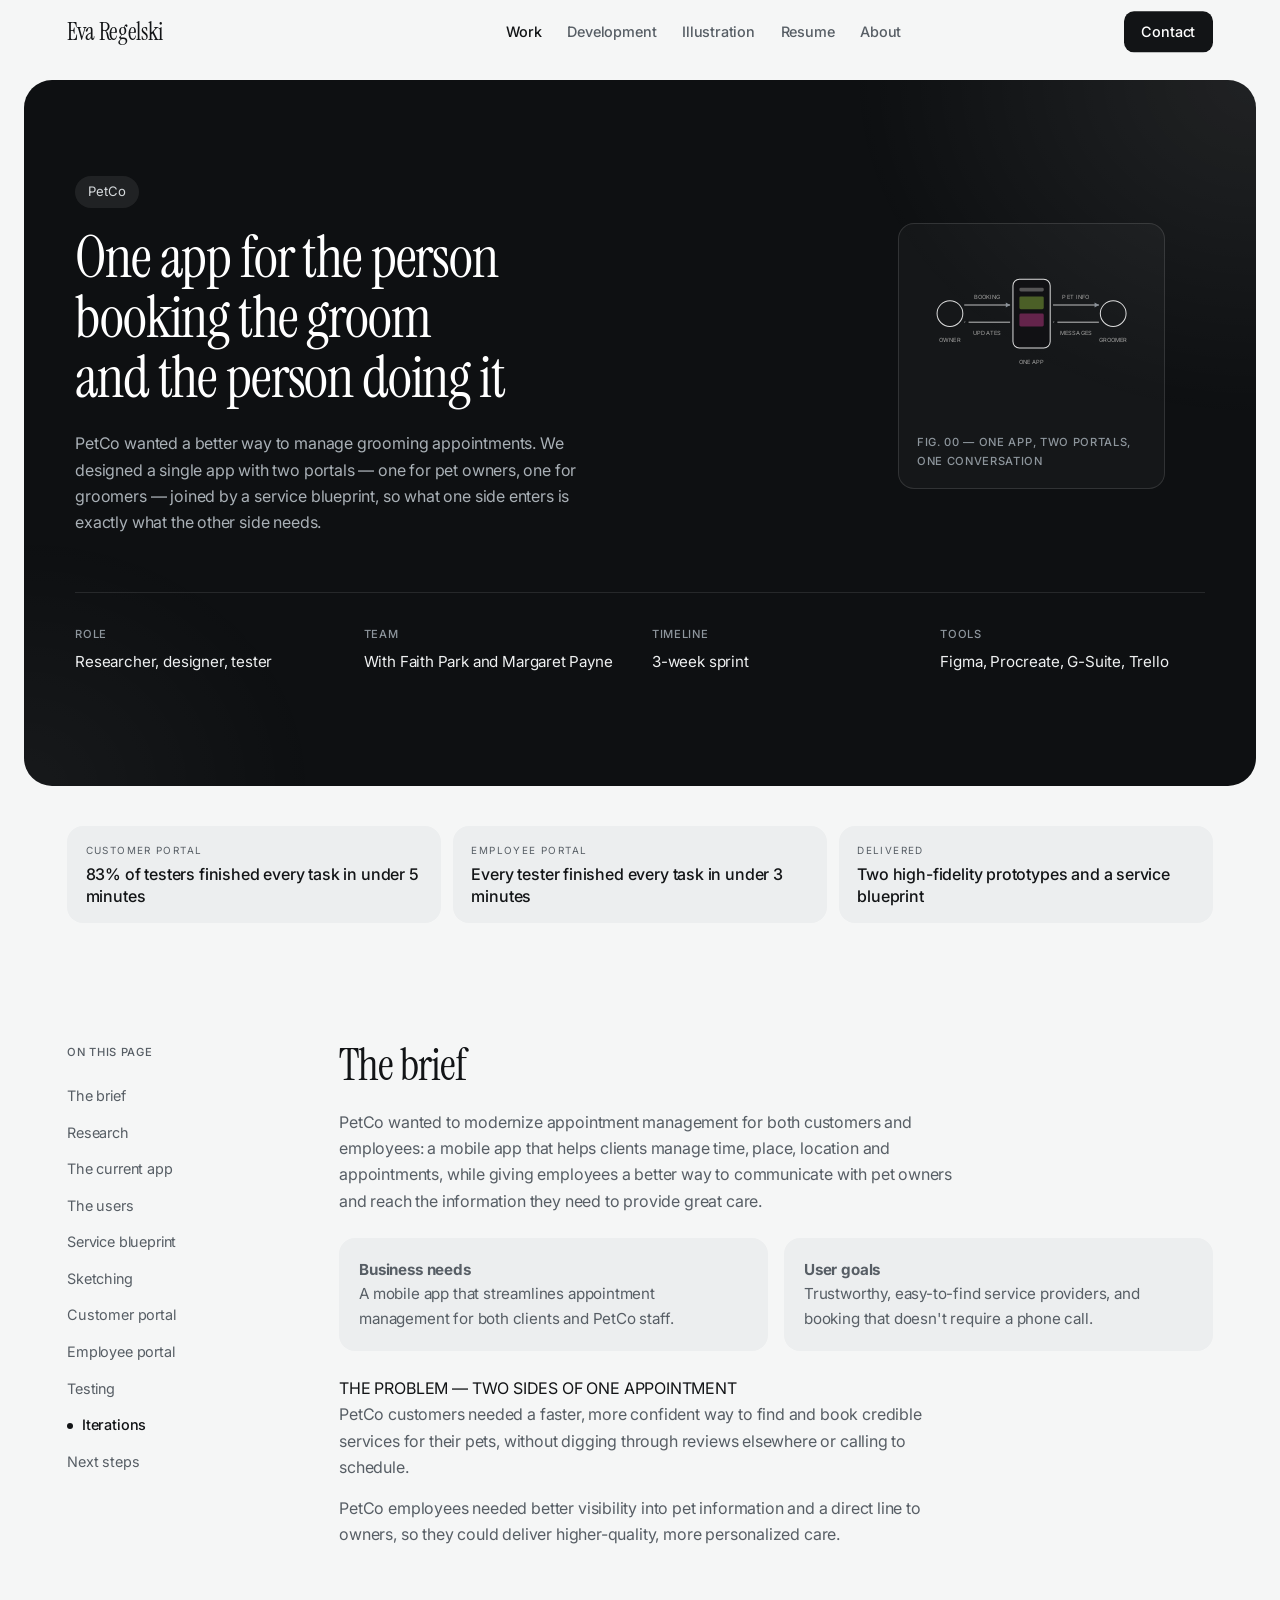
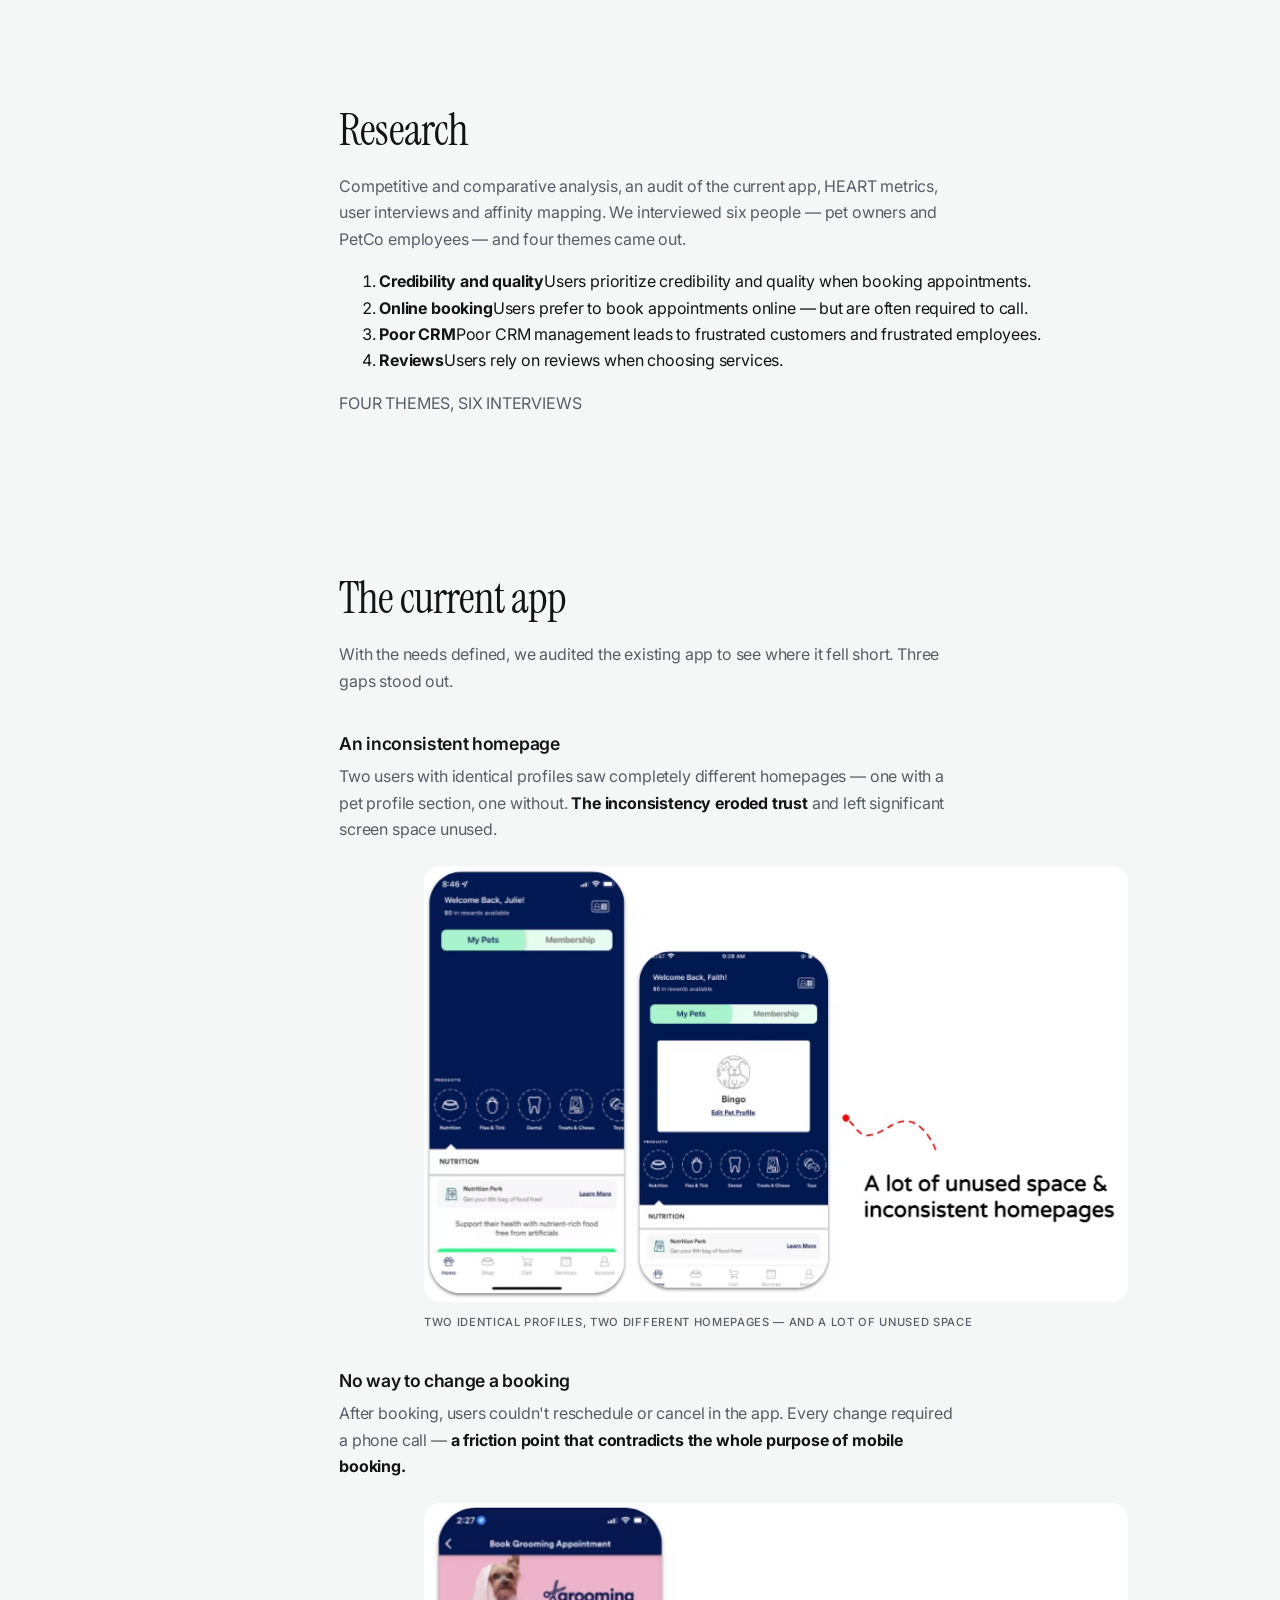
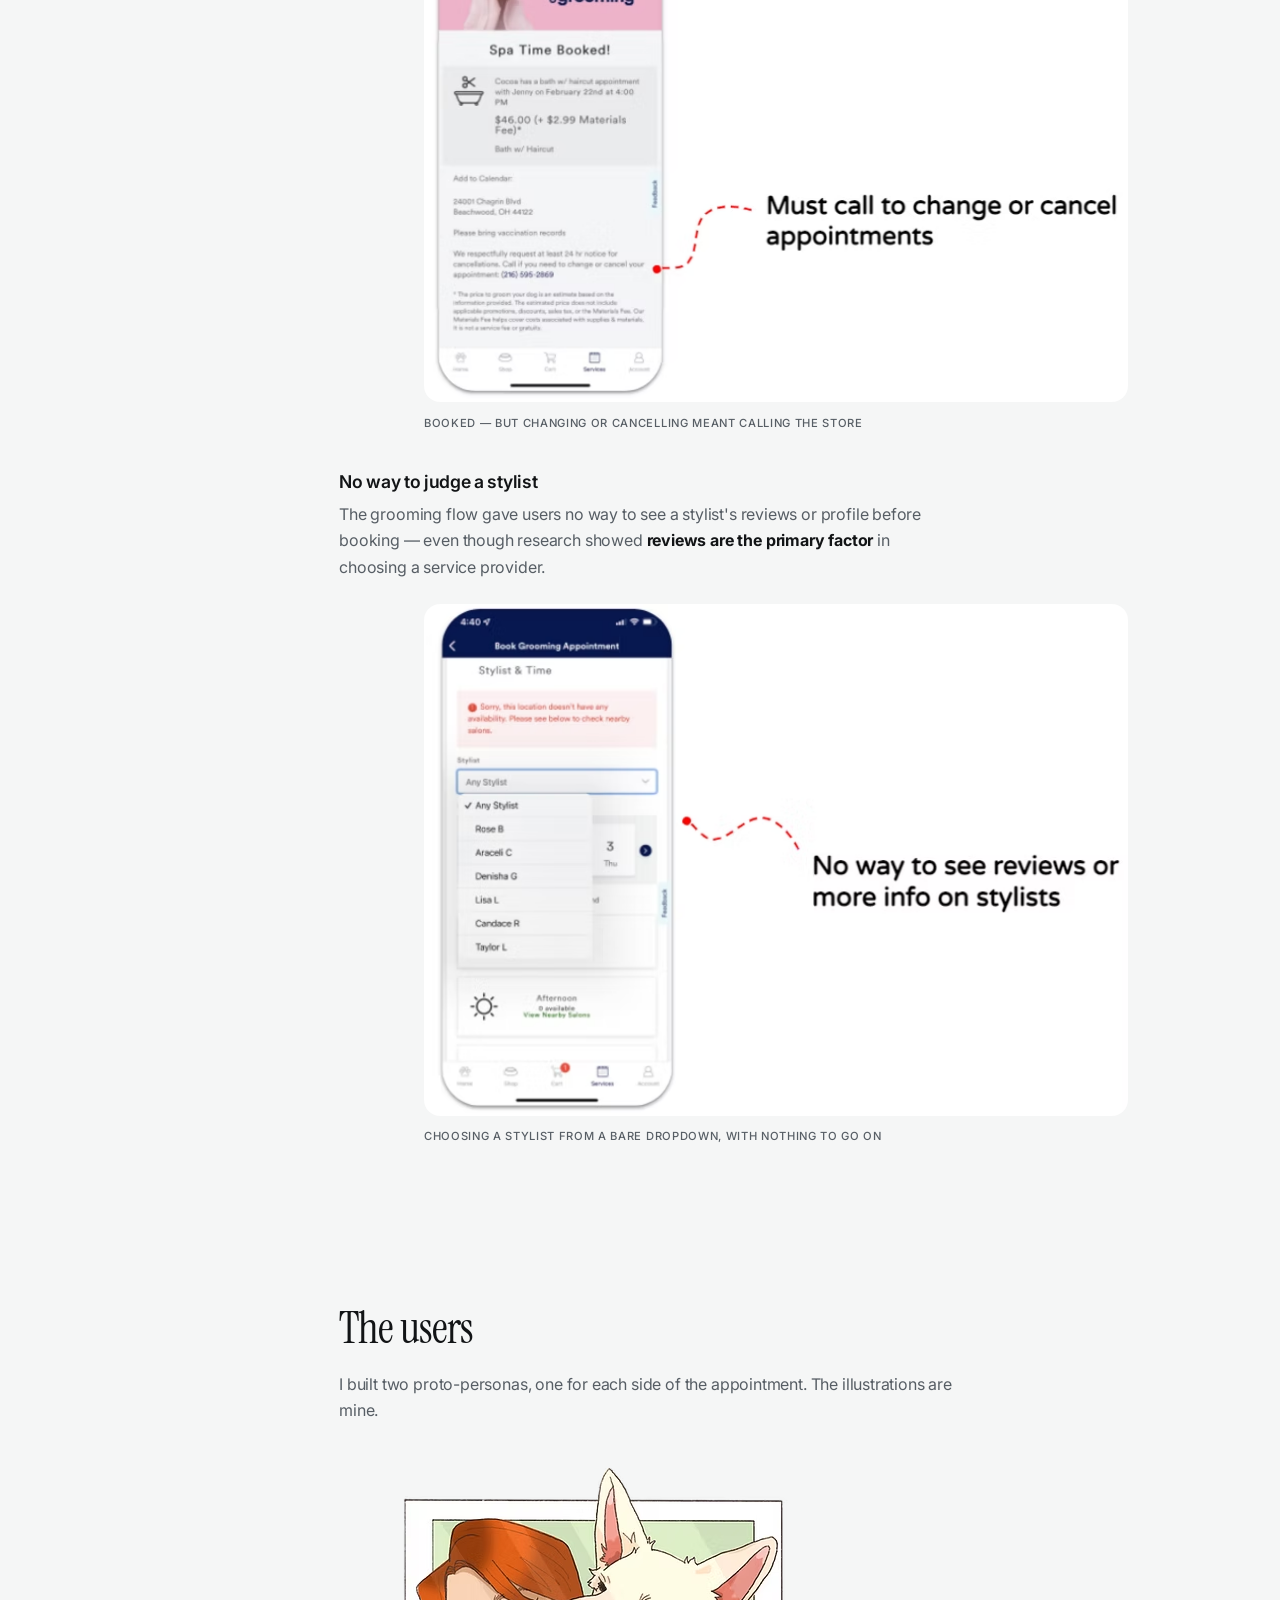
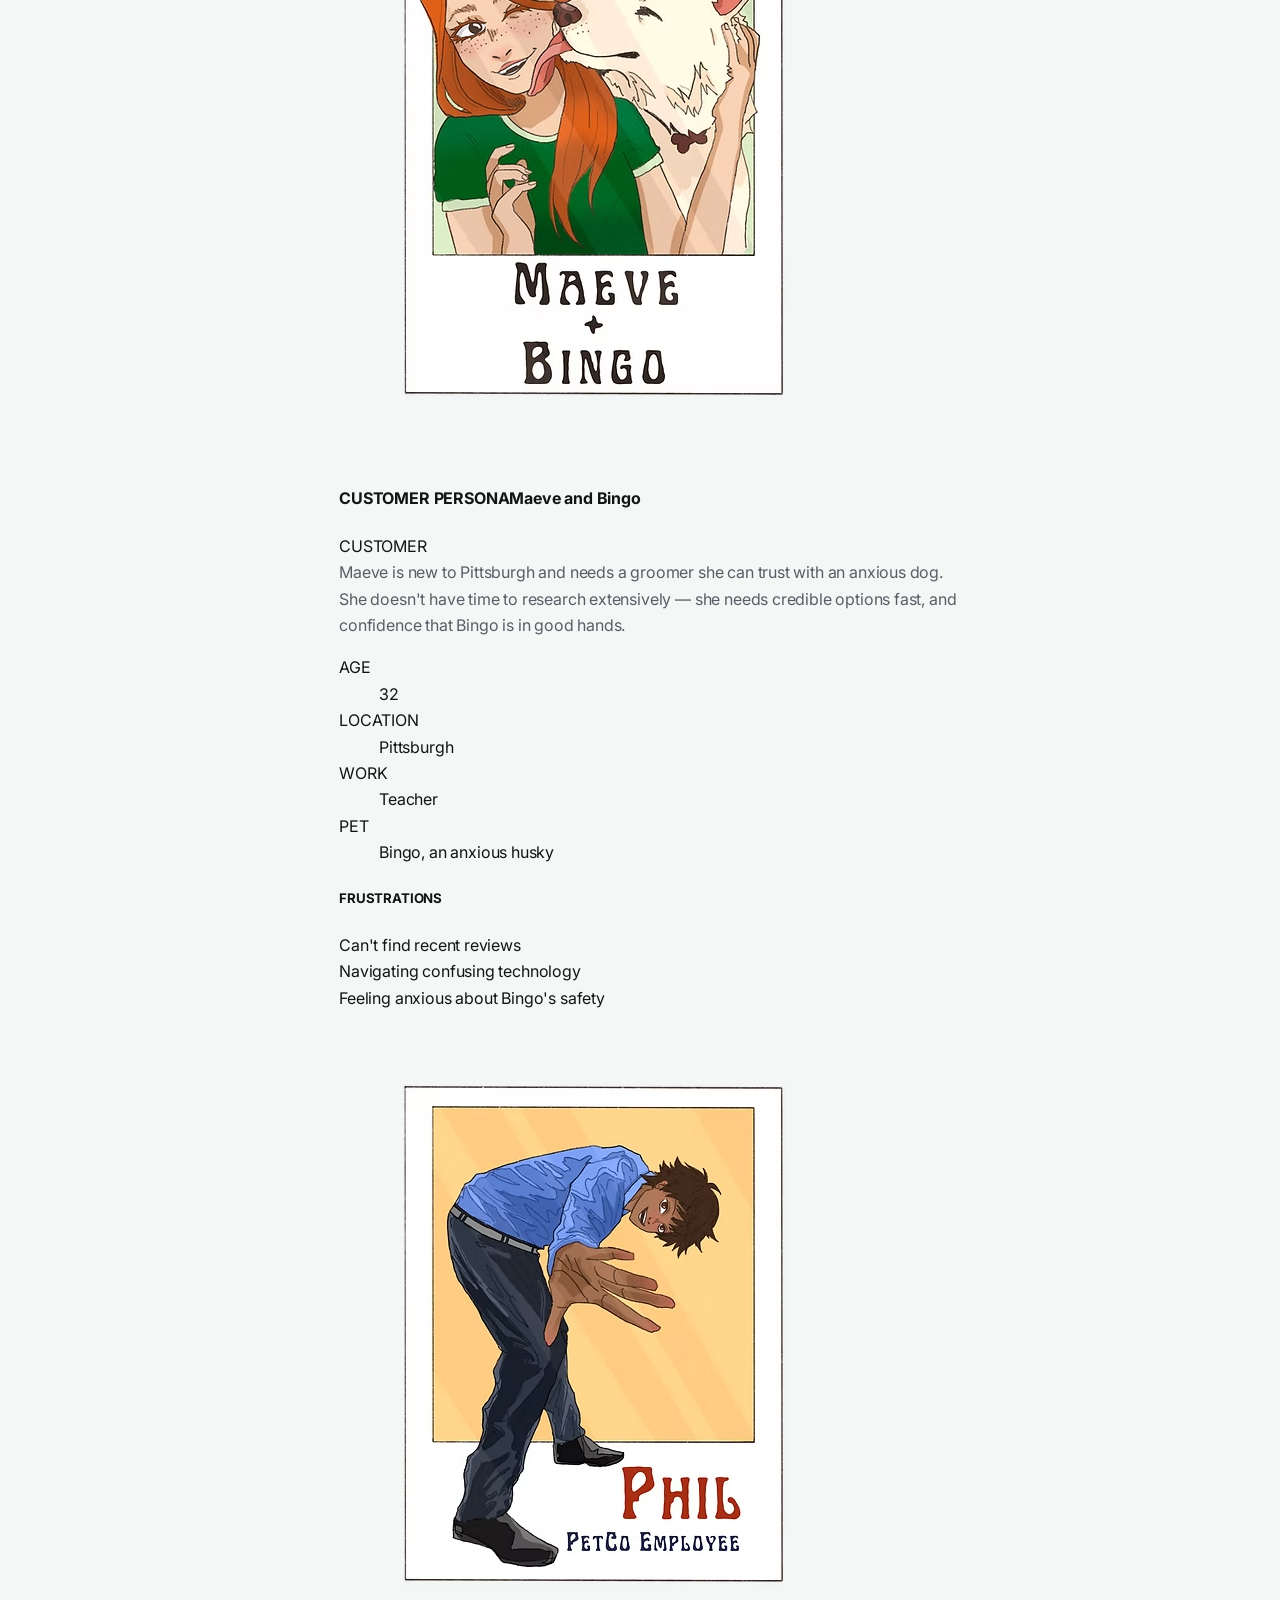
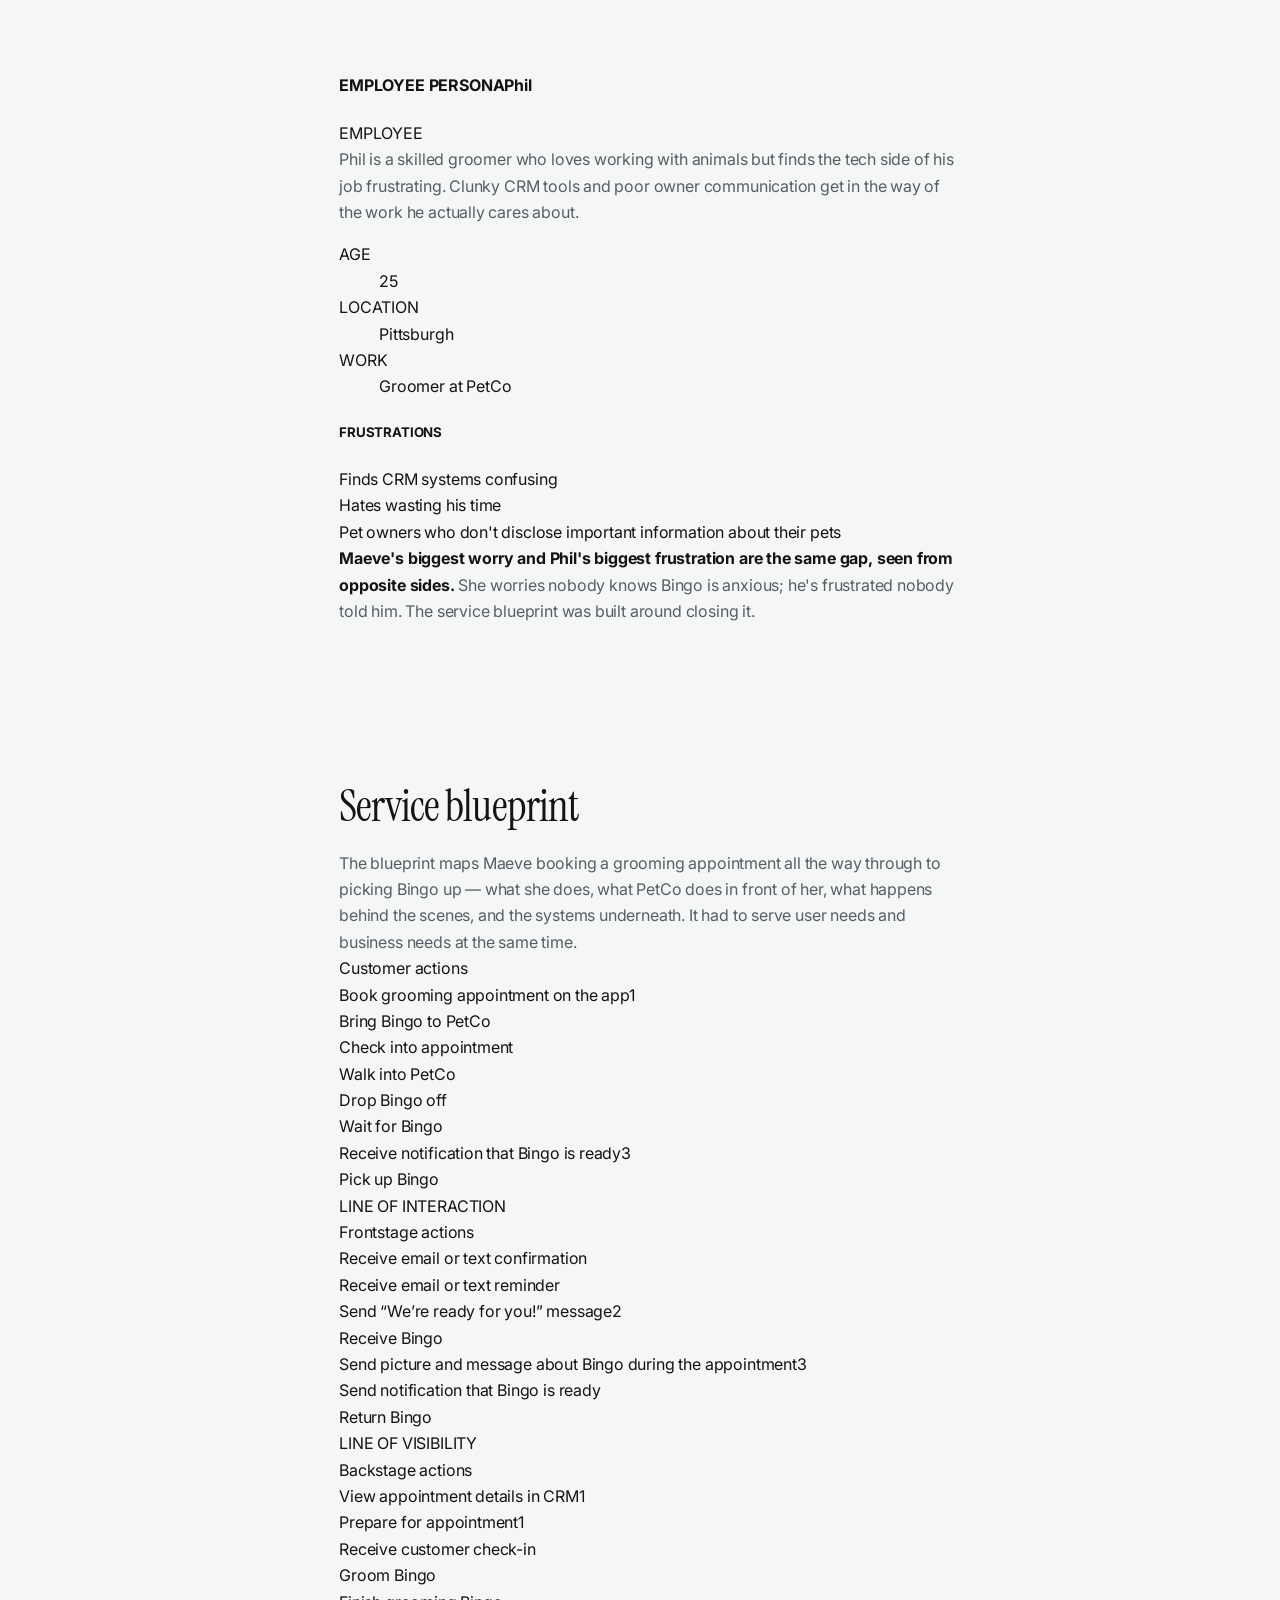
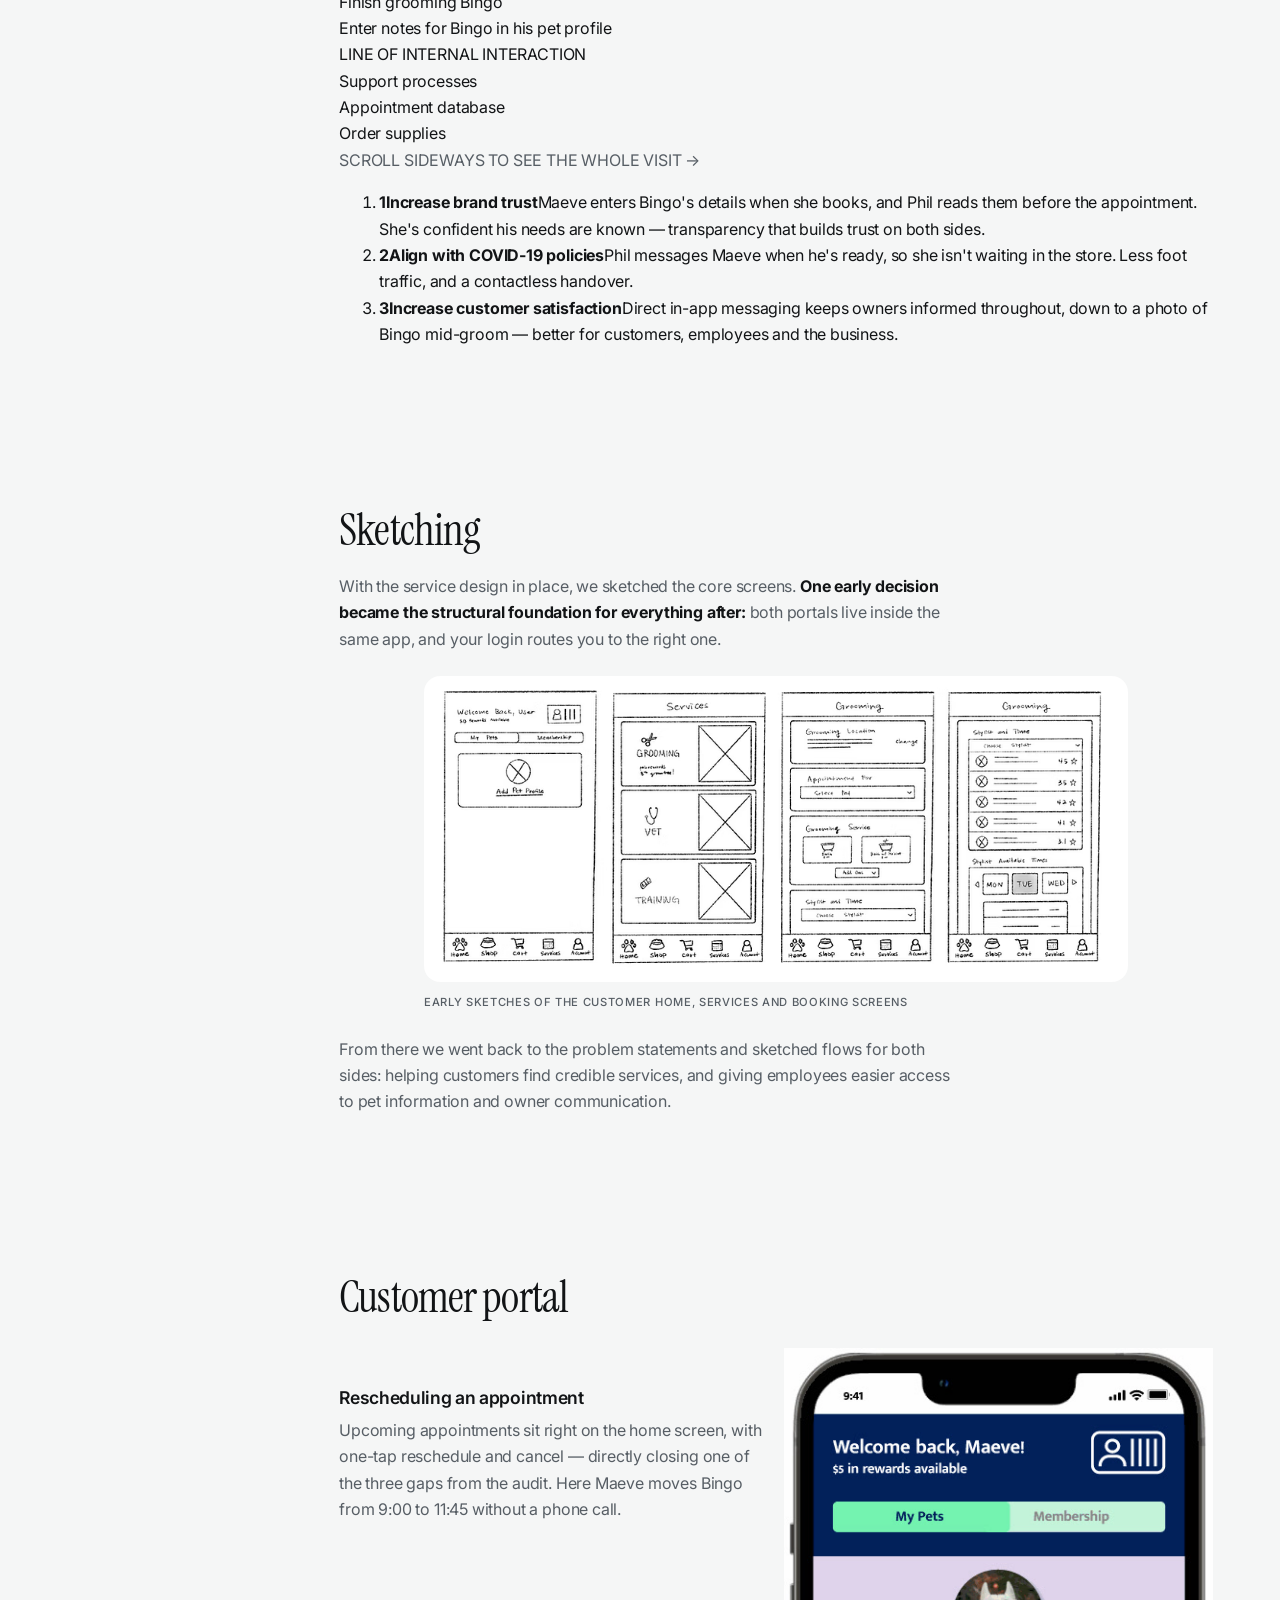
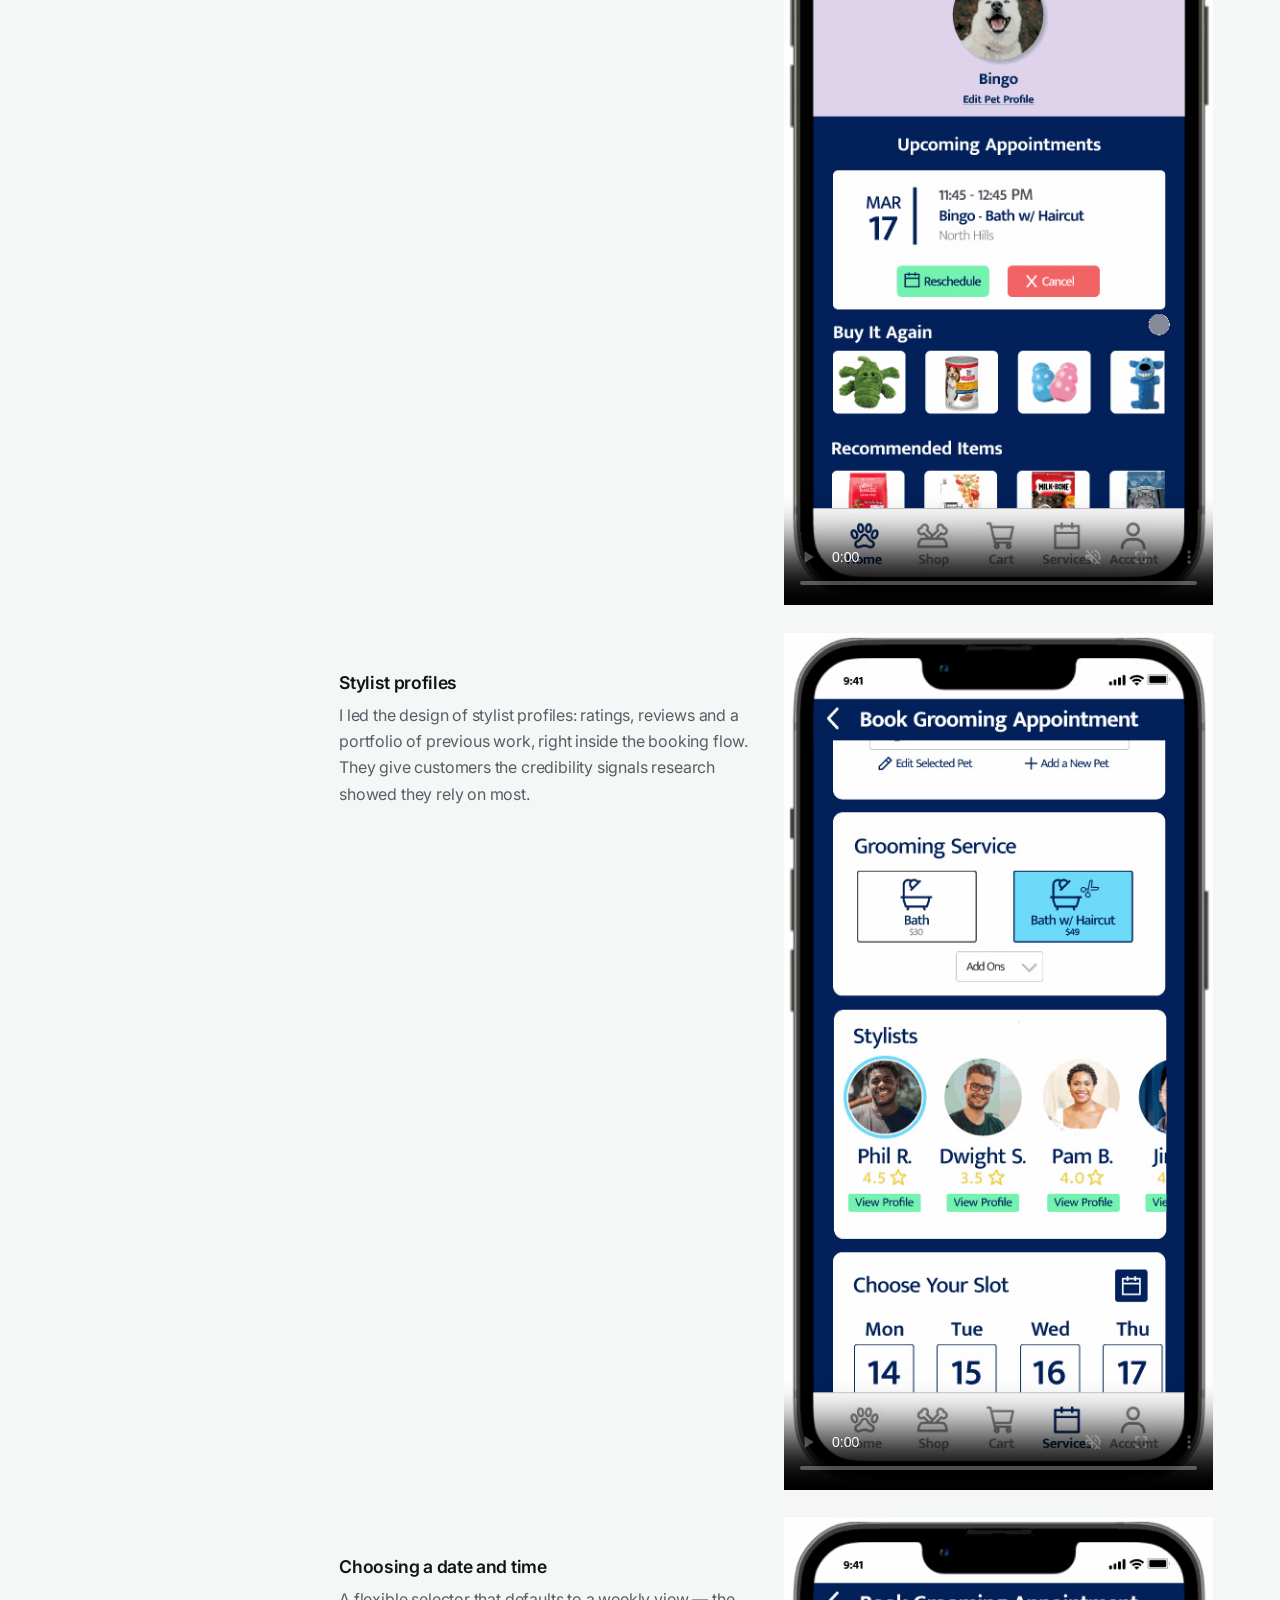
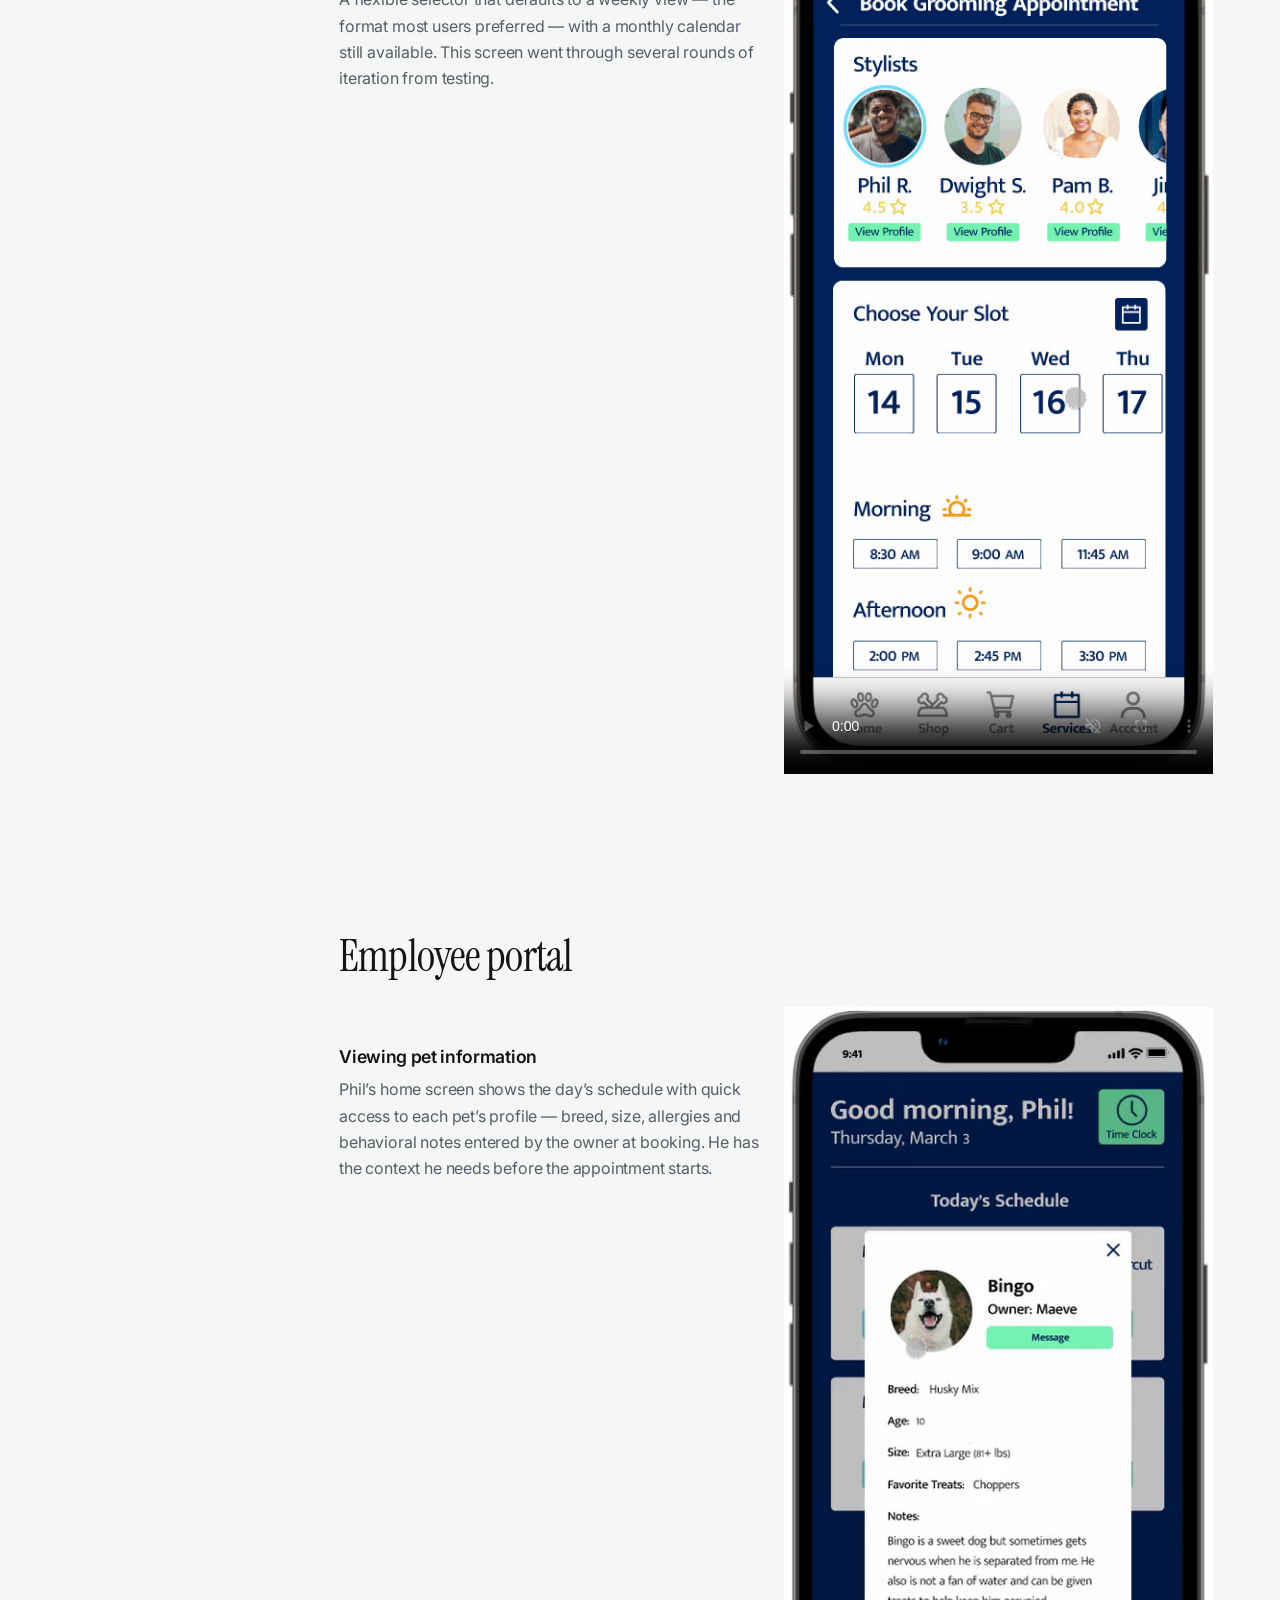
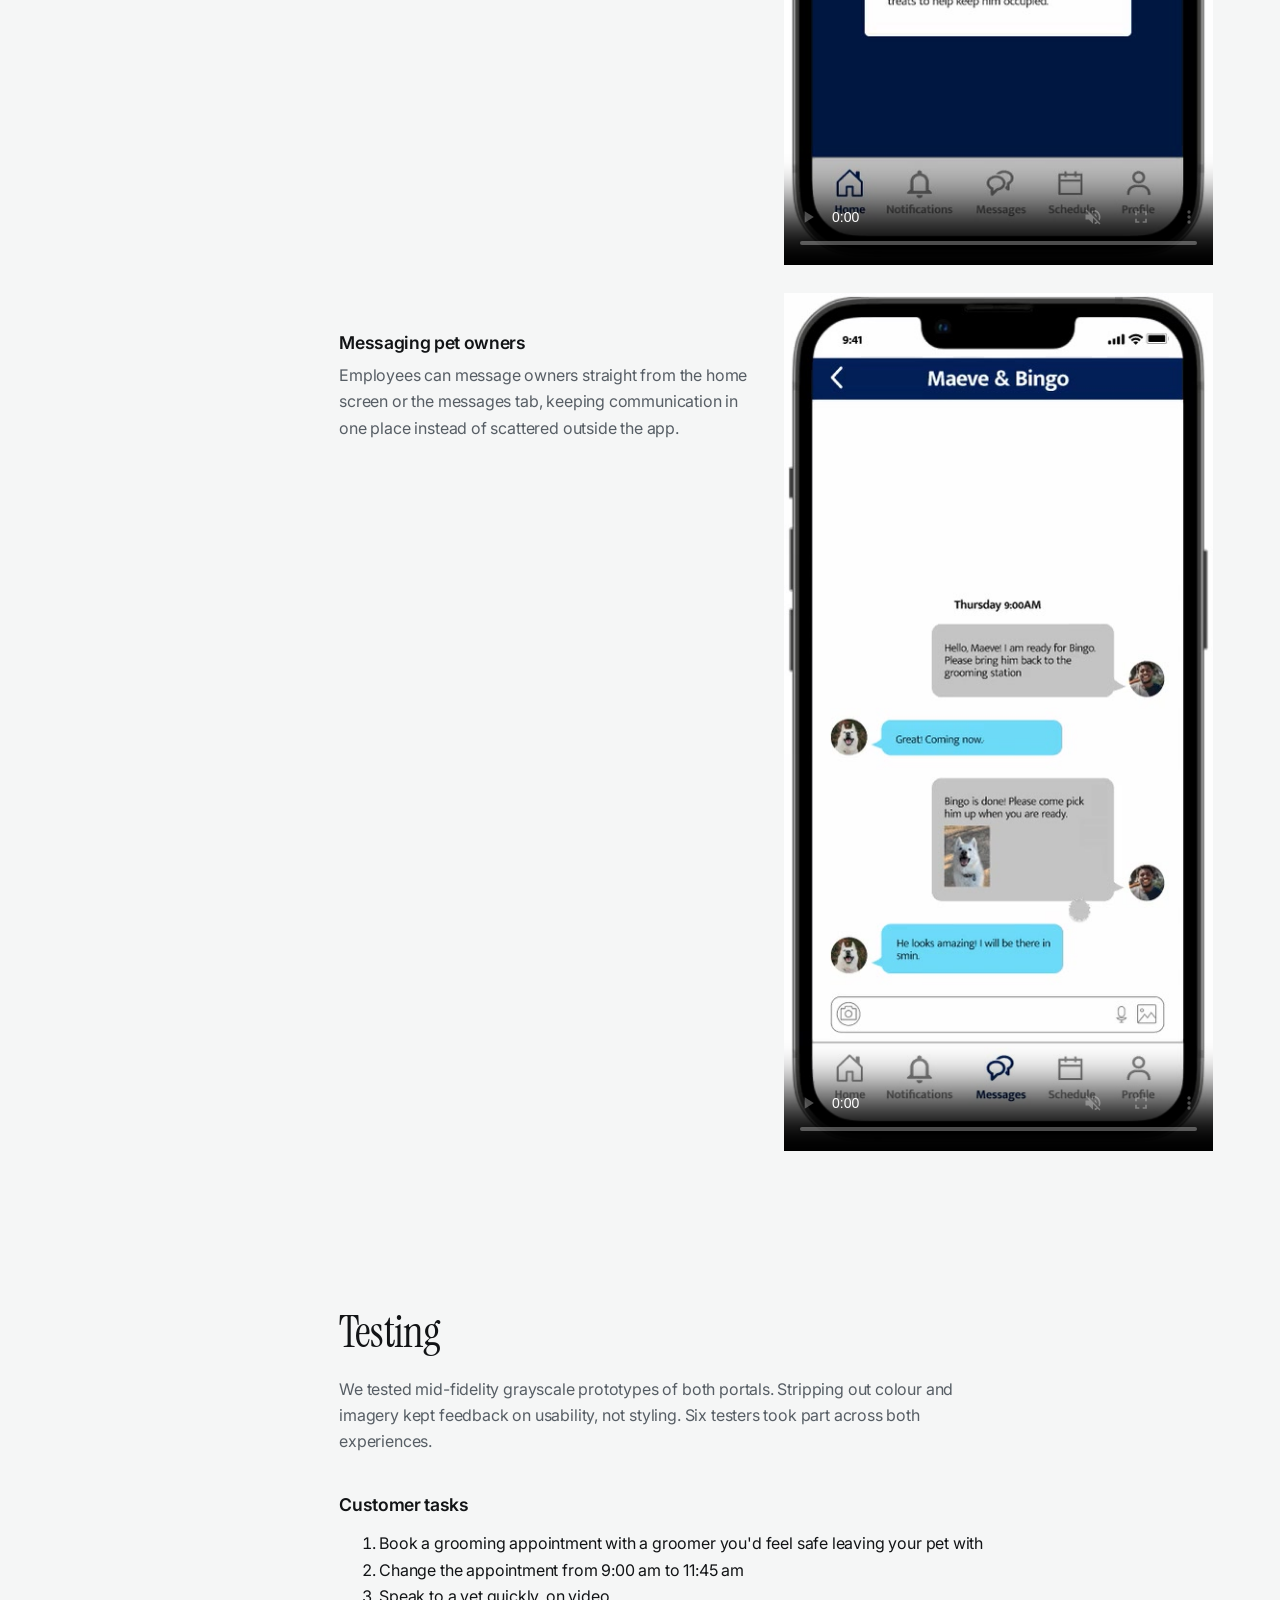
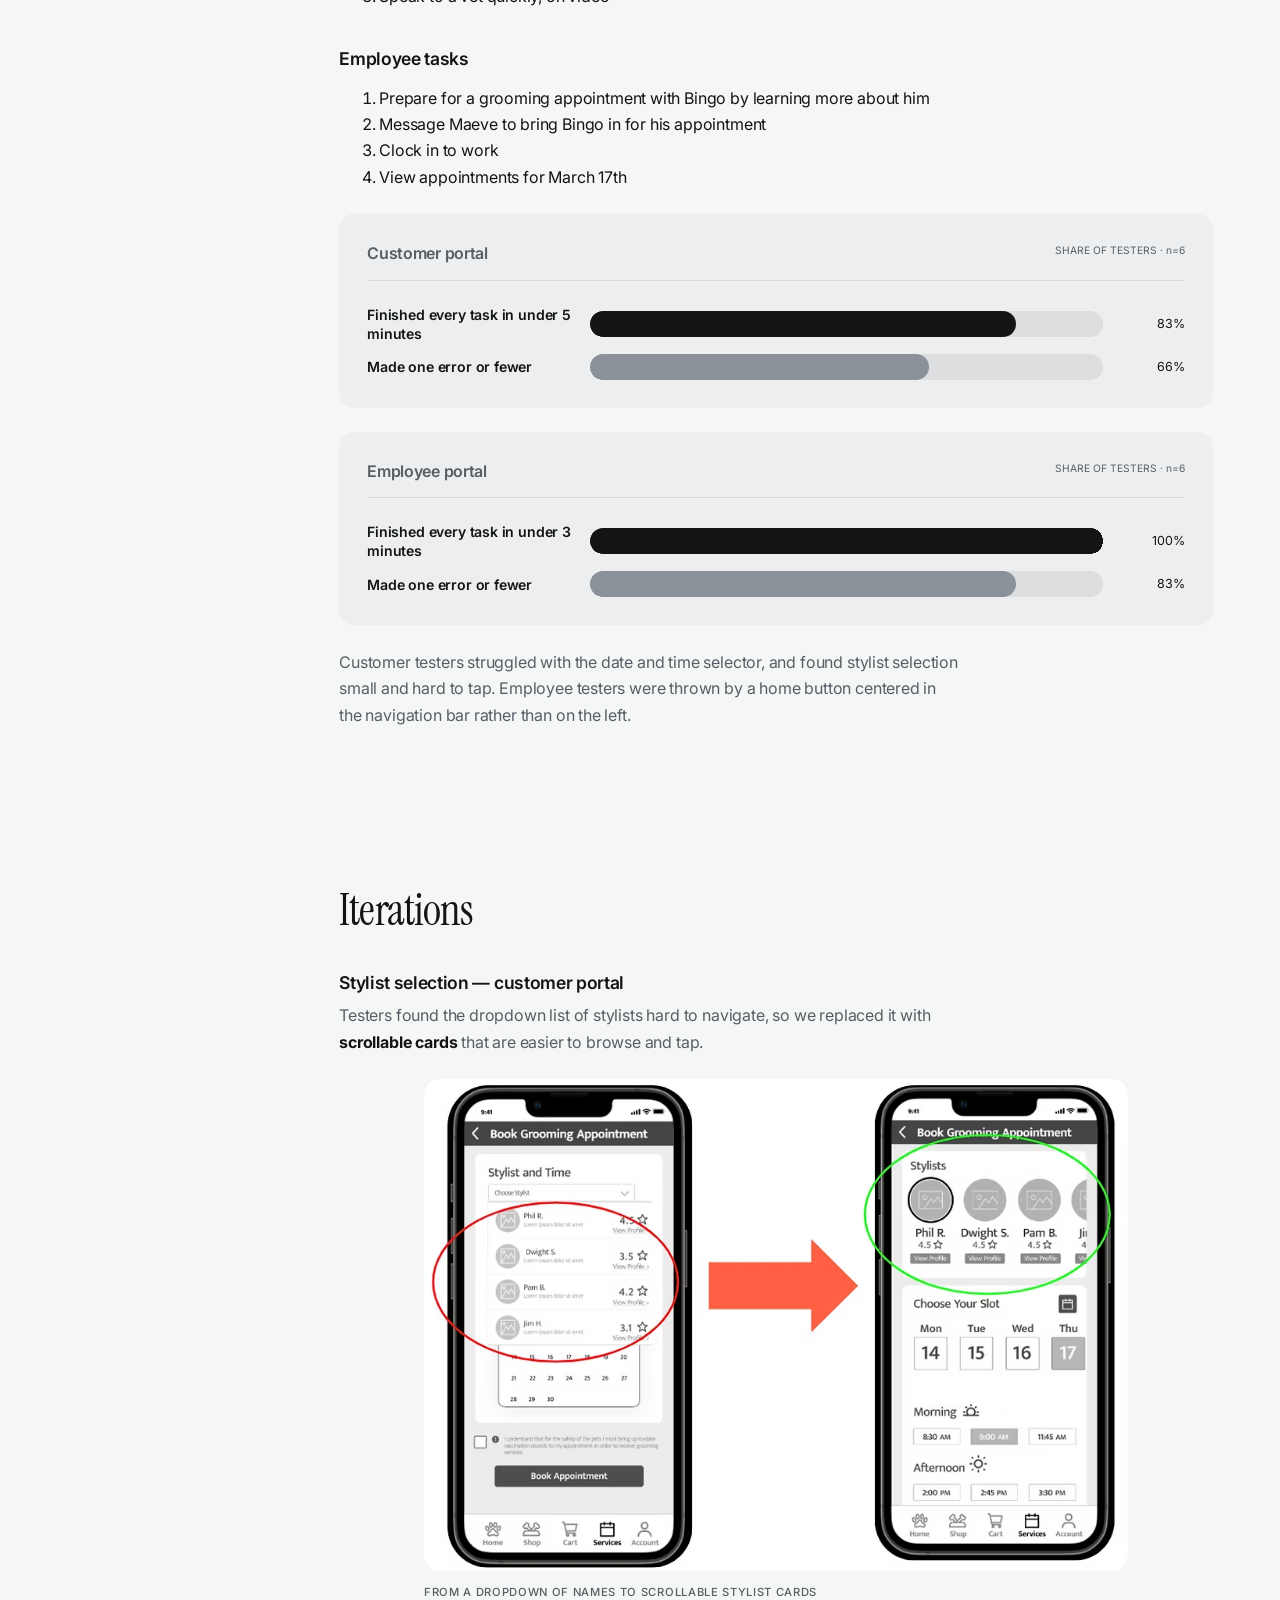
<file: work/petco/index.html>
<!DOCTYPE html>
<html lang="en">
<head>
<meta charset="utf-8">
<meta name="viewport" content="width=device-width, initial-scale=1">
<title>PetCo — booking and grooming app — Eva Regelski</title>
<meta name="description" content="Redesigning PetCo's appointment experience as one app with two portals — for pet owners booking grooming and the groomers doing it — joined by a service blueprint.">
<meta property="og:title" content="PetCo — booking and grooming app — Eva Regelski">
<meta property="og:description" content="One app for the person booking the groom and the person doing it.">
<meta name="twitter:card" content="summary_large_image">
<meta property="og:image" content="https://evaregelski.github.io/assets/petco-cover.jpg">
<link rel="icon" href="../../assets/favicon.svg" type="image/svg+xml">
<link rel="icon" href="../../assets/favicon-32.png" sizes="32x32">
<link rel="apple-touch-icon" href="../../assets/apple-touch-icon.png">
<link rel="preconnect" href="https://fonts.googleapis.com">
<link rel="preconnect" href="https://fonts.gstatic.com" crossorigin>
<link href="https://fonts.googleapis.com/css2?family=Instrument+Serif:ital@0;1&family=Inter:wght@400;500;600&display=swap" rel="stylesheet">
<link rel="stylesheet" href="../../styles/site.css">
<link rel="stylesheet" href="../../styles/theme.css">
</head>
<body>
<header class="site-bar"><div class="wrap bar__in">
  <a class="mark" href="../../index.html"><span class="e">E</span>va Regelski</a>
  <button class="navtoggle" type="button" aria-expanded="false" aria-controls="sitenav"><span></span><span class="visually-hidden">Menu</span></button>
  <nav id="sitenav" aria-label="Main"><ul><li><a href="../../work.html" aria-current="page">Work</a></li><li><a href="../../development.html">Development</a></li><li><a href="../../illustration.html">Illustration</a></li><li><a href="../../resume.html">Resume</a></li><li><a href="../../about.html">About</a></li><li><a href="../../index.html#contact">Contact</a></li></ul></nav>
</div></header>

<section class="hero"><div class="wrap hero__in">
  <div class="hero__grid">
    <div>
      <p class="client">PetCo</p>
      <h1>One app for the person booking the groom and the person doing it</h1>
      <p class="sub">PetCo wanted a better way to manage grooming appointments. We designed a single app with two portals — one for pet owners, one for groomers — joined by a service blueprint, so what one side enters is exactly what the other side needs.</p>
    </div>
    <figure class="hero__mark">
      <svg viewBox="0 0 320 240" role="img" aria-label="Diagram: a pet owner and a groomer connected through one app, with booking details flowing one way and messages flowing back">
        <rect x="134" y="52" width="52" height="96" rx="9" fill="#111114" stroke="#b8f04a" stroke-width="1.4"/>
        <rect x="143" y="64" width="34" height="5" rx="2" fill="rgba(247,246,242,.3)"/>
        <rect x="143" y="76" width="34" height="18" rx="2" fill="rgba(184,240,74,.35)"/>
        <rect x="143" y="100" width="34" height="18" rx="2" fill="rgba(255,72,177,.35)"/>
        <circle cx="46" cy="100" r="18" fill="none" stroke="#b8f04a" stroke-width="1.4"/>
        <circle cx="274" cy="100" r="18" fill="none" stroke="#ff48b1" stroke-width="1.4"/>
        <g fill="none" stroke-width="1.2">
          <path d="M66 88 H130" stroke="#b8f04a"/><path d="M190 88 H254" stroke="#b8f04a"/>
          <path d="M254 112 H190" stroke="#ff48b1"/><path d="M130 112 H66" stroke="#ff48b1"/>
        </g>
        <g fill="#b8f04a"><path d="M130 88 l-6 -3.5 v7z"/><path d="M254 88 l-6 -3.5 v7z"/></g>
        <g fill="#ff48b1"><path d="M190 112 l6 -3.5 v7z"/><path d="M66 112 l6 -3.5 v7z"/></g>
        <g fill="rgba(247,246,242,.62)" font-family="'Space Mono',monospace" font-size="8" letter-spacing="1" text-anchor="middle">
          <text x="46" y="140">OWNER</text><text x="160" y="170">ONE APP</text><text x="274" y="140">GROOMER</text>
          <text x="98" y="80">BOOKING</text><text x="222" y="80">PET INFO</text><text x="222" y="130">MESSAGES</text><text x="98" y="130">UPDATES</text>
        </g>
      </svg>
      <figcaption>FIG. 00 — ONE APP, TWO PORTALS, ONE CONVERSATION</figcaption>
    </figure>
  </div>
  <div class="lmline" aria-hidden="true"><span class="lmline__canvas" data-lm-line></span><span class="lmline__tint"></span></div>
  <dl class="rail">
    <div><dt>ROLE</dt><dd>Researcher, designer, tester</dd></div>
    <div><dt>TEAM</dt><dd>With Faith Park and Margaret Payne</dd></div>
    <div><dt>TIMELINE</dt><dd>3-week sprint</dd></div>
    <div><dt>TOOLS</dt><dd>Figma, Procreate, G-Suite, Trello</dd></div>
  </dl>
</div></section>

<section class="outcome"><dl class="wrap outcome__in">
  <div><dt>CUSTOMER PORTAL</dt><dd>83% of testers finished every task in under 5 minutes</dd></div>
  <div><dt>EMPLOYEE PORTAL</dt><dd>Every tester finished every task in under 3 minutes</dd></div>
  <div><dt>DELIVERED</dt><dd>Two high-fidelity prototypes and a service blueprint</dd></div>
</dl></section>

<div class="wrap body">
  <aside class="toc">
    <p>ON THIS PAGE</p>
    <a href="#brief" class="on">The brief</a>
    <a href="#research">Research</a>
    <a href="#audit">The current app</a>
    <a href="#users">The users</a>
    <a href="#blueprint">Service blueprint</a>
    <a href="#sketching">Sketching</a>
    <a href="#customer">Customer portal</a>
    <a href="#employee">Employee portal</a>
    <a href="#testing">Testing</a>
    <a href="#iterations">Iterations</a>
    <a href="#reflection">Next steps</a>
  </aside>

  <div>
    <section class="sec" id="brief">
      <h2>The brief</h2>
      <p>PetCo wanted to modernize appointment management for both customers and employees: a mobile app that helps clients manage time, place, location and appointments, while giving employees a better way to communicate with pet owners and reach the information they need to provide great care.</p>

      <div class="two-up">
        <figure><div class="shell" style="padding:1.25rem"><p style="margin:0;font-size:.95rem;line-height:1.6"><b>Business needs</b><br>A mobile app that streamlines appointment management for both clients and PetCo staff.</p></div></figure>
        <figure><div class="shell" style="padding:1.25rem"><p style="margin:0;font-size:.95rem;line-height:1.6"><b>User goals</b><br>Trustworthy, easy-to-find service providers, and booking that doesn't require a phone call.</p></div></figure>
      </div>

      <div class="hmw">
        <div class="hmw__problem">
          <span class="hmw__lbl">THE PROBLEM — TWO SIDES OF ONE APPOINTMENT</span>
          <p>PetCo customers needed a faster, more confident way to find and book credible services for their pets, without digging through reviews elsewhere or calling to schedule.</p>
          <p style="margin-top:.9rem">PetCo employees needed better visibility into pet information and a direct line to owners, so they could deliver higher-quality, more personalized care.</p>
        </div>
      </div>
    </section>

    <section class="sec" id="research">
      <h2>Research</h2>
      <p>Competitive and comparative analysis, an audit of the current app, HEART metrics, user interviews and affinity mapping. We interviewed six people — pet owners and PetCo employees — and four themes came out.</p>

      <ol class="hmw__grid hmw__grid--themes" aria-label="Four themes from six interviews">
        <li style="--acc:#1f4f9c"><b>Credibility and quality</b><span>Users prioritize credibility and quality when booking appointments.</span></li>
        <li style="--acc:#3fcf9a"><b>Online booking</b><span>Users prefer to book appointments online — but are often required to call.</span></li>
        <li style="--acc:#1f4f9c"><b>Poor CRM</b><span>Poor CRM management leads to frustrated customers and frustrated employees.</span></li>
        <li style="--acc:#3fcf9a"><b>Reviews</b><span>Users rely on reviews when choosing services.</span></li>
      </ol>
      <p class="scope-note">FOUR THEMES, SIX INTERVIEWS</p>
    </section>

    <section class="sec" id="audit">
      <h2>The current app</h2>
      <p>With the needs defined, we audited the existing app to see where it fell short. Three gaps stood out.</p>

      <h3>An inconsistent homepage</h3>
      <p>Two users with identical profiles saw completely different homepages — one with a pet profile section, one without. <strong>The inconsistency eroded trust</strong> and left significant screen space unused.</p>
      <figure class="figure">
        <div class="shell"><img class="zoomable" data-group="petco" data-caption="Two identical profiles, two different homepages — and a lot of unused space" src="assets/audit-homepages.png" alt="Two versions of the original PetCo home screen side by side, one with a pet profile and one without, annotated: a lot of unused space and inconsistent homepages" loading="lazy"></div>
        <figcaption>Two identical profiles, two different homepages — and a lot of unused space</figcaption>
      </figure>

      <h3>No way to change a booking</h3>
      <p>After booking, users couldn't reschedule or cancel in the app. Every change required a phone call — <strong>a friction point that contradicts the whole purpose of mobile booking.</strong></p>
      <figure class="figure">
        <div class="shell"><img class="zoomable" data-group="petco" data-caption="Booked — but changing or cancelling meant calling the store" src="assets/audit-call.png" alt="The original grooming confirmation screen, annotated: must call to change or cancel appointments" loading="lazy"></div>
        <figcaption>Booked — but changing or cancelling meant calling the store</figcaption>
      </figure>

      <h3>No way to judge a stylist</h3>
      <p>The grooming flow gave users no way to see a stylist's reviews or profile before booking — even though research showed <strong>reviews are the primary factor</strong> in choosing a service provider.</p>
      <figure class="figure">
        <div class="shell"><img class="zoomable" data-group="petco" data-caption="Choosing a stylist from a bare dropdown, with nothing to go on" src="assets/audit-stylists.png" alt="The original stylist and time picker, a plain dropdown of names, annotated: no way to see reviews or more info on stylists" loading="lazy"></div>
        <figcaption>Choosing a stylist from a bare dropdown, with nothing to go on</figcaption>
      </figure>
    </section>

    <section class="sec" id="users">
      <h2>The users</h2>
      <p>I built two proto-personas, one for each side of the appointment. The illustrations are mine.</p>

      <article class="persona persona--art persona--simple">
        <div class="persona__art"><img src="assets/persona-maeve.png" alt="Illustration of Maeve, a red-haired woman, hugging Bingo, a white husky, labelled Maeve and Bingo" loading="lazy"></div>
        <div>
          <header class="persona__head"><h4 class="persona__name"><span class="persona__meet">CUSTOMER PERSONA</span>Maeve and Bingo</h4><span class="persona__type">CUSTOMER</span></header>
          <div class="persona__bio"><p>Maeve is new to Pittsburgh and needs a groomer she can trust with an anxious dog. She doesn't have time to research extensively — she needs credible options fast, and confidence that Bingo is in good hands.</p></div>
          <div class="persona__body">
            <dl class="persona__facts"><dt>AGE</dt><dd>32</dd><dt>LOCATION</dt><dd>Pittsburgh</dd><dt>WORK</dt><dd>Teacher</dd><dt>PET</dt><dd>Bingo, an anxious husky</dd></dl>
            <div class="persona__block"><h5 class="persona__h">FRUSTRATIONS</h5><ul class="persona__list">
              <li>Can't find recent reviews</li><li>Navigating confusing technology</li><li>Feeling anxious about Bingo's safety</li></ul></div>
          </div>
        </div>
      </article>

      <article class="persona persona--art persona--simple persona--admin">
        <div class="persona__art"><img src="assets/persona-phil.png" alt="Illustration of Phil, a groomer in a blue shirt, bending forward with one hand raised, labelled Phil, PetCo employee" loading="lazy"></div>
        <div>
          <header class="persona__head"><h4 class="persona__name"><span class="persona__meet">EMPLOYEE PERSONA</span>Phil</h4><span class="persona__type">EMPLOYEE</span></header>
          <div class="persona__bio"><p>Phil is a skilled groomer who loves working with animals but finds the tech side of his job frustrating. Clunky CRM tools and poor owner communication get in the way of the work he actually cares about.</p></div>
          <div class="persona__body">
            <dl class="persona__facts"><dt>AGE</dt><dd>25</dd><dt>LOCATION</dt><dd>Pittsburgh</dd><dt>WORK</dt><dd>Groomer at PetCo</dd></dl>
            <div class="persona__block"><h5 class="persona__h">FRUSTRATIONS</h5><ul class="persona__list">
              <li>Finds CRM systems confusing</li><li>Hates wasting his time</li><li>Pet owners who don't disclose important information about their pets</li></ul></div>
          </div>
        </div>
      </article>

      <p><strong>Maeve's biggest worry and Phil's biggest frustration are the same gap, seen from opposite sides.</strong> She worries nobody knows Bingo is anxious; he's frustrated nobody told him. The service blueprint was built around closing it.</p>
    </section>

    <section class="sec" id="blueprint">
      <h2>Service blueprint</h2>
      <p>The blueprint maps Maeve booking a grooming appointment all the way through to picking Bingo up — what she does, what PetCo does in front of her, what happens behind the scenes, and the systems underneath. It had to serve user needs and business needs at the same time.</p>
      <div class="bp" role="region" aria-label="Service blueprint: booking a grooming appointment through to pick-up" tabindex="0"><div class="bp__in"><div class="bp__row bp__row--customer"><span class="bp__lab">Customer actions</span><div class="bp__card bp__card--key" style="grid-column:2">Book grooming appointment on the app<span class="bp__tag" aria-label="key moment 1">1</span></div><div class="bp__card" style="grid-column:3">Bring Bingo to PetCo</div><div class="bp__card" style="grid-column:4">Check into appointment</div><div class="bp__card" style="grid-column:5">Walk into PetCo</div><div class="bp__card" style="grid-column:6">Drop Bingo off</div><div class="bp__card" style="grid-column:7">Wait for Bingo</div><div class="bp__card bp__card--key" style="grid-column:8">Receive notification that Bingo is ready<span class="bp__tag" aria-label="key moment 3">3</span></div><div class="bp__card" style="grid-column:9">Pick up Bingo</div></div><div class="bp__line"><span>LINE OF INTERACTION</span><i></i></div><div class="bp__row bp__row--front"><span class="bp__lab">Frontstage actions</span><div class="bp__card" style="grid-column:2">Receive email or text confirmation</div><div class="bp__card" style="grid-column:3">Receive email or text reminder</div><div class="bp__card bp__card--key" style="grid-column:5">Send “We’re ready for you!” message<span class="bp__tag" aria-label="key moment 2">2</span></div><div class="bp__card" style="grid-column:6">Receive Bingo</div><div class="bp__card bp__card--key" style="grid-column:7">Send picture and message about Bingo during the appointment<span class="bp__tag" aria-label="key moment 3">3</span></div><div class="bp__card" style="grid-column:8">Send notification that Bingo is ready</div><div class="bp__card" style="grid-column:9">Return Bingo</div></div><div class="bp__line"><span>LINE OF VISIBILITY</span><i></i></div><div class="bp__row bp__row--back"><span class="bp__lab">Backstage actions</span><div class="bp__card bp__card--key" style="grid-column:2">View appointment details in CRM<span class="bp__tag" aria-label="key moment 1">1</span></div><div class="bp__card bp__card--key" style="grid-column:3">Prepare for appointment<span class="bp__tag" aria-label="key moment 1">1</span></div><div class="bp__card" style="grid-column:4">Receive customer check-in</div><div class="bp__card" style="grid-column:6">Groom Bingo</div><div class="bp__card" style="grid-column:7">Finish grooming Bingo</div><div class="bp__card" style="grid-column:9">Enter notes for Bingo in his pet profile</div></div><div class="bp__line"><span>LINE OF INTERNAL INTERACTION</span><i></i></div><div class="bp__row bp__row--support"><span class="bp__lab">Support processes</span><div class="bp__card" style="grid-column:2">Appointment database</div><div class="bp__card" style="grid-column:3">Order supplies</div></div></div></div>
      <p class="swim-hint">SCROLL SIDEWAYS TO SEE THE WHOLE VISIT →</p>
      <ol class="bp-out" aria-label="What the key moments deliver">
        <li><b><span class="bp__tag">1</span>Increase brand trust</b><span class="bp-out__d">Maeve enters Bingo's details when she books, and Phil reads them before the appointment. She's confident his needs are known — transparency that builds trust on both sides.</span></li>
        <li><b><span class="bp__tag">2</span>Align with COVID-19 policies</b><span class="bp-out__d">Phil messages Maeve when he's ready, so she isn't waiting in the store. Less foot traffic, and a contactless handover.</span></li>
        <li><b><span class="bp__tag">3</span>Increase customer satisfaction</b><span class="bp-out__d">Direct in-app messaging keeps owners informed throughout, down to a photo of Bingo mid-groom — better for customers, employees and the business.</span></li>
      </ol>
    </section>

    <section class="sec" id="sketching">
      <h2>Sketching</h2>
      <p>With the service design in place, we sketched the core screens. <strong>One early decision became the structural foundation for everything after:</strong> both portals live inside the same app, and your login routes you to the right one.</p>
      <figure class="figure">
        <div class="shell"><img class="zoomable" data-group="petco" data-caption="Early sketches of the customer home, services and booking screens" src="assets/sketches.png" alt="Four hand-drawn phone sketches for the customer portal: welcome, services, grooming, and booking details" loading="lazy"></div>
        <figcaption>Early sketches of the customer home, services and booking screens</figcaption>
      </figure>
      <p>From there we went back to the problem statements and sketched flows for both sides: helping customers find credible services, and giving employees easier access to pet information and owner communication.</p>
    </section>

    <section class="sec" id="customer">
      <h2>Customer portal</h2>
      <div class="feat">
        <div><h3>Rescheduling an appointment</h3><p>Upcoming appointments sit right on the home screen, with one-tap reschedule and cancel — directly closing one of the three gaps from the audit. Here Maeve moves Bingo from 9:00 to 11:45 without a phone call.</p></div>
        <div class="feat__clip"><video data-loop muted loop playsinline controls preload="none" poster="assets/poster-rescheduling.jpg" aria-label="Maeve reschedules Bingo’s appointment from her home screen"><source src="assets/rescheduling.mp4" type="video/mp4"></video></div>
      </div>
      <div class="feat">
        <div><h3>Stylist profiles</h3><p>I led the design of stylist profiles: ratings, reviews and a portfolio of previous work, right inside the booking flow. They give customers the credibility signals research showed they rely on most.</p></div>
        <div class="feat__clip"><video data-loop muted loop playsinline controls preload="none" poster="assets/poster-stylists.jpg" aria-label="Browsing stylist profiles while booking a grooming appointment"><source src="assets/stylists.mp4" type="video/mp4"></video></div>
      </div>
      <div class="feat">
        <div><h3>Choosing a date and time</h3><p>A flexible selector that defaults to a weekly view — the format most users preferred — with a monthly calendar still available. This screen went through several rounds of iteration from testing.</p></div>
        <div class="feat__clip"><video data-loop muted loop playsinline controls preload="none" poster="assets/poster-datetime.jpg" aria-label="Picking a day and time slot in the weekly selector"><source src="assets/datetime.mp4" type="video/mp4"></video></div>
      </div>
    </section>

    <section class="sec" id="employee">
      <h2>Employee portal</h2>
      <div class="feat">
        <div><h3>Viewing pet information</h3><p>Phil’s home screen shows the day’s schedule with quick access to each pet’s profile — breed, size, allergies and behavioral notes entered by the owner at booking. He has the context he needs before the appointment starts.</p></div>
        <div class="feat__clip"><video data-loop muted loop playsinline controls preload="none" poster="assets/poster-petinfo.jpg" aria-label="Phil opens Bingo’s pet profile from today’s schedule"><source src="assets/petinfo.mp4" type="video/mp4"></video></div>
      </div>
      <div class="feat">
        <div><h3>Messaging pet owners</h3><p>Employees can message owners straight from the home screen or the messages tab, keeping communication in one place instead of scattered outside the app.</p></div>
        <div class="feat__clip"><video data-loop muted loop playsinline controls preload="none" poster="assets/poster-messaging.jpg" aria-label="Phil messages Maeve that Bingo is ready"><source src="assets/messaging.mp4" type="video/mp4"></video></div>
      </div>
    </section>

    <section class="sec" id="testing">
      <h2>Testing</h2>
      <p>We tested mid-fidelity grayscale prototypes of both portals. Stripping out colour and imagery kept feedback on usability, not styling. Six testers took part across both experiences.</p>

      <h3>Customer tasks</h3>
      <ol class="hmw__grid hmw__grid--tasks" aria-label="Customer usability tasks">
        <li style="--acc:#1f4f9c">Book a grooming appointment with a groomer you'd feel safe leaving your pet with</li>
        <li style="--acc:#1f4f9c">Change the appointment from 9:00 am to 11:45 am</li>
        <li style="--acc:#1f4f9c">Speak to a vet quickly, on video</li>
      </ol>

      <h3>Employee tasks</h3>
      <ol class="hmw__grid hmw__grid--tasks" aria-label="Employee usability tasks">
        <li style="--acc:#3fcf9a">Prepare for a grooming appointment with Bingo by learning more about him</li>
        <li style="--acc:#3fcf9a">Message Maeve to bring Bingo in for his appointment</li>
        <li style="--acc:#3fcf9a">Clock in to work</li>
        <li style="--acc:#3fcf9a">View appointments for March 17th</li>
      </ol>

      <div class="chart">
        <div class="chart__head"><p class="chart__q">Customer portal</p><span class="chart__n">SHARE OF TESTERS · n=6</span></div>
        <div class="chart__row" data-key="1"><span class="chart__label">Finished every task in under 5 minutes</span><div class="chart__track"><div class="chart__fill" style="width:83%"></div></div><span class="chart__val">83%</span></div>
        <div class="chart__row" data-key="2"><span class="chart__label">Made one error or fewer</span><div class="chart__track"><div class="chart__fill" style="width:66%"></div></div><span class="chart__val">66%</span></div>
      </div>
      <div class="chart">
        <div class="chart__head"><p class="chart__q">Employee portal</p><span class="chart__n">SHARE OF TESTERS · n=6</span></div>
        <div class="chart__row" data-key="1"><span class="chart__label">Finished every task in under 3 minutes</span><div class="chart__track"><div class="chart__fill" style="width:100%"></div></div><span class="chart__val">100%</span></div>
        <div class="chart__row" data-key="2"><span class="chart__label">Made one error or fewer</span><div class="chart__track"><div class="chart__fill" style="width:83%"></div></div><span class="chart__val">83%</span></div>
      </div>

      <p>Customer testers struggled with the date and time selector, and found stylist selection small and hard to tap. Employee testers were thrown by a home button centered in the navigation bar rather than on the left.</p>
    </section>

    <section class="sec" id="iterations">
      <h2>Iterations</h2>

      <h3>Stylist selection — customer portal</h3>
      <p>Testers found the dropdown list of stylists hard to navigate, so we replaced it with <strong>scrollable cards</strong> that are easier to browse and tap.</p>
      <figure class="figure">
        <div class="shell"><img class="zoomable" data-group="petco" data-caption="From a dropdown of names to scrollable stylist cards" src="assets/iter-stylists.png" alt="Before and after: a dropdown stylist list replaced by a row of stylist cards with photos and ratings" loading="lazy"></div>
        <figcaption>From a dropdown of names to scrollable stylist cards</figcaption>
      </figure>

      <h3>Date and time — customer portal</h3>
      <p>The calendar was hard to read at phone size, so the flow now <strong>leads with the weekly time-slot view</strong>, with the monthly calendar still in the top corner for people who prefer it.</p>
      <figure class="figure">
        <div class="shell"><img class="zoomable" data-group="petco" data-caption="Weekly slots first, monthly calendar one tap away" src="assets/iter-datetime.png" alt="Before and after: a monthly calendar picker replaced by a weekly row of days with morning and afternoon time slots" loading="lazy"></div>
        <figcaption>Weekly slots first, monthly calendar one tap away</figcaption>
      </figure>

      <h3>Home button — employee portal</h3>
      <p>We moved the home button to the <strong>left of the navigation bar</strong>, matching standard mobile conventions.</p>
      <figure class="figure">
        <div class="shell"><img class="zoomable" data-group="petco" data-caption="The home button moved from the center to the left" src="assets/iter-home.png" alt="Before and after: the employee navigation bar with the home button moved from the center to the far left" loading="lazy"></div>
        <figcaption>The home button moved from the center to the left</figcaption>
      </figure>

      <h3>A second round, in full colour</h3>
      <p>After building the high-fidelity prototype we tested again with three users. Most first-round changes held up, and two more refinements came out of it.</p>
      <div class="two-up">
        <figure>
          <div class="shell"><img class="zoomable" data-group="petco" data-caption="Customer portal: larger home screen type, and an explicit booking confirmation" src="assets/hifi-customer.png" alt="The high-fidelity customer home and booking screens, annotated to show larger type and a new confirmation message" loading="lazy"></div>
          <figcaption>Customer — larger type on the home screen, and an explicit booking confirmation instead of a silent redirect</figcaption>
        </figure>
        <figure>
          <div class="shell"><img class="zoomable" data-group="petco" data-caption="Employee portal: a more visible time clock, and owners' last names beside pets" src="assets/hifi-employee.png" alt="The high-fidelity employee schedule and messages screens, annotated to show the time clock and owner names" loading="lazy"></div>
          <figcaption>Employee — a more visible time clock, and last names beside owners, since some pets have human names</figcaption>
        </figure>
      </div>
    </section>

    <section class="sec" id="reflection">
      <h2>Next steps, and what I'd take from it</h2>
      <ul class="focus" aria-label="Next steps">
        <li style="--c:#1f4f9c"><span class="dt__tile" aria-hidden="true"><svg viewBox="0 0 24 24"><path d="M5 17h14M6 17l1.5-5h9L18 17"/><circle cx="8" cy="17" r="2"/><circle cx="16" cy="17" r="2"/><path d="M8 12l1-3h6l1 3"/></svg></span><div><b>Curbside pickup</b><span class="focus__d">Find out why customers aren't using curbside, and bring what we learn into the app</span></div></li>
        <li style="--c:#0c7f96"><span class="dt__tile" aria-hidden="true"><svg viewBox="0 0 24 24"><path d="M3 12a9 9 0 1 0 3-6.7L3 8"/><path d="M3 3v5h5"/><path d="M12 7v5l3 2"/></svg></span><div><b>Faster rescheduling</b><span class="focus__d">Surface previously selected times so rescheduling takes fewer taps</span></div></li>
        <li style="--c:#1f4f9c"><span class="dt__tile" aria-hidden="true"><svg viewBox="0 0 24 24"><path d="M3 3v18h18"/><rect x="7" y="10" width="3" height="7"/><rect x="14" y="6" width="3" height="11"/></svg></span><div><b>Compare against the original</b><span class="focus__d">Measure the redesign against the original app with real data</span></div></li>
        <li style="--c:#0c7f96"><span class="dt__tile" aria-hidden="true"><svg viewBox="0 0 24 24"><rect x="4" y="2" width="16" height="20" rx="2"/><path d="M11 18h2"/></svg></span><div><b>Tablet and iPad</b><span class="focus__d">Adapt for larger screens — the original app renders at phone size on an iPad</span></div></li>
      </ul>

      <p><strong>This project reinforced how much the employee experience shapes the customer experience</strong>, and how designing for both within the same product means keeping each user's context clearly in view.</p>
      <p>The blueprint is where that stopped being abstract. Every feature Maeve sees has a counterpart Phil depends on: the notes she types when she books are the pet profile he reads before the groom, and the "ready for you" message he sends is her cue to walk in. Designed separately, either portal could have looked finished and still left the gap between them.</p>
      <p>The numbers are directional, not conclusive — six testers in the first round and three in the second. What they did settle was where the friction lived, and every change we made traces back to a specific moment someone struggled.</p>
    </section>
  </div>
</div>

<div class="lb" data-lb aria-hidden="true" role="dialog" aria-modal="true" aria-label="Image viewer">
  <div class="lb__top"><span class="lb__count" data-lb-count></span>
    <button class="lb__close" data-lb-close aria-label="Close viewer"><svg width="18" height="18" viewBox="0 0 24 24" fill="none" stroke="currentColor" stroke-width="2.2" stroke-linecap="round"><path d="M6 6l12 12M18 6L6 18"/></svg></button></div>
  <div class="lb__stage" data-lb-stage data-zoom="false"><img data-lb-img alt=""></div>
  <div class="lb__bottom"><span data-lb-caption></span>
    <span class="lb__nav"><button data-lb-prev aria-label="Previous image"><svg width="16" height="16" viewBox="0 0 24 24" fill="none" stroke="currentColor" stroke-width="2.2" stroke-linecap="round" stroke-linejoin="round"><path d="M15 5l-7 7 7 7"/></svg></button><button data-lb-next aria-label="Next image"><svg width="16" height="16" viewBox="0 0 24 24" fill="none" stroke="currentColor" stroke-width="2.2" stroke-linecap="round" stroke-linejoin="round"><path d="M9 5l7 7-7 7"/></svg></button></span></div>
</div>

<section class="nextproj"><div class="wrap nextproj__in">
  <div><span>NEXT PROJECT</span><h2>Rebuilding how compliance officers find the one person who needs attention</h2></div>
  <a class="lmb" href="../cyberstar-dashboard/index.html"><span class="lmb__ring" aria-hidden="true"><span class="lmb__canvas" data-lm-btn></span><span class="lmb__tint"></span></span>View project</a>
</div></section>
<footer class="site-foot"><div class="wrap foot__in">
  <p class="foot__mark"><span class="e">E</span>va Regelski</p>
  <nav aria-label="Footer"><ul><li><a href="../../work.html">Work</a></li><li><a href="../../development.html">Development</a></li><li><a href="../../illustration.html">Illustration</a></li><li><a href="../../resume.html">Resume</a></li><li><a href="../../about.html">About</a></li></ul></nav>
  <p class="foot__fine">© <span data-year>2026</span> Eva Regelski · Cleveland, Ohio</p>
</div></footer>
<script src="../../js/site.js"></script>
<script src="../../js/liquid-metal.js" defer></script>
<script>
document.querySelectorAll('[data-year]').forEach(function(e){e.textContent=new Date().getFullYear()});
/* prototype clips play only while on screen, and never under reduced motion */
(function(){
  if (window.matchMedia('(prefers-reduced-motion: reduce)').matches || !('IntersectionObserver' in window)) return;
  var io=new IntersectionObserver(function(es){es.forEach(function(e){
    if(e.isIntersecting){var p=e.target.play(); p&&p.catch(function(){});} else e.target.pause();
  });},{threshold:.4});
  document.querySelectorAll('video[data-loop]').forEach(function(v){io.observe(v);});
})();
</script>
</body>
</html>
</file>
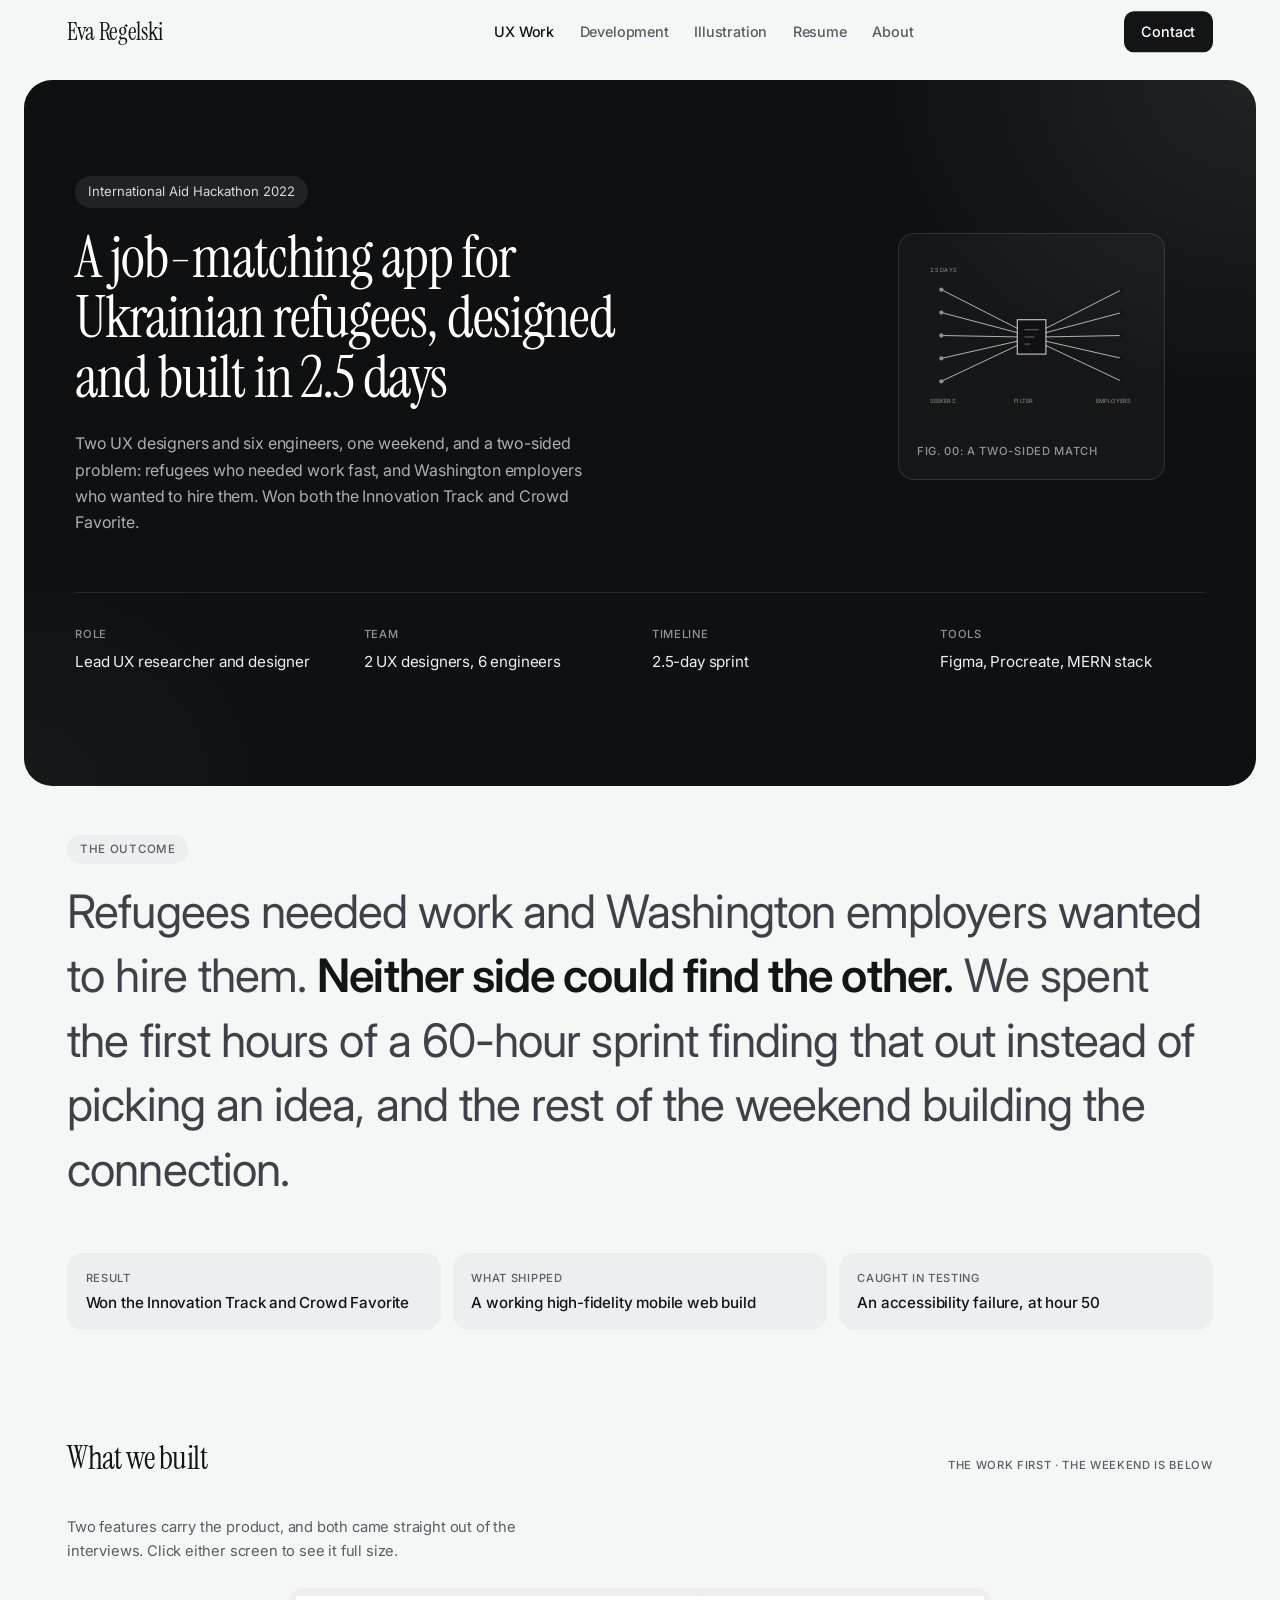
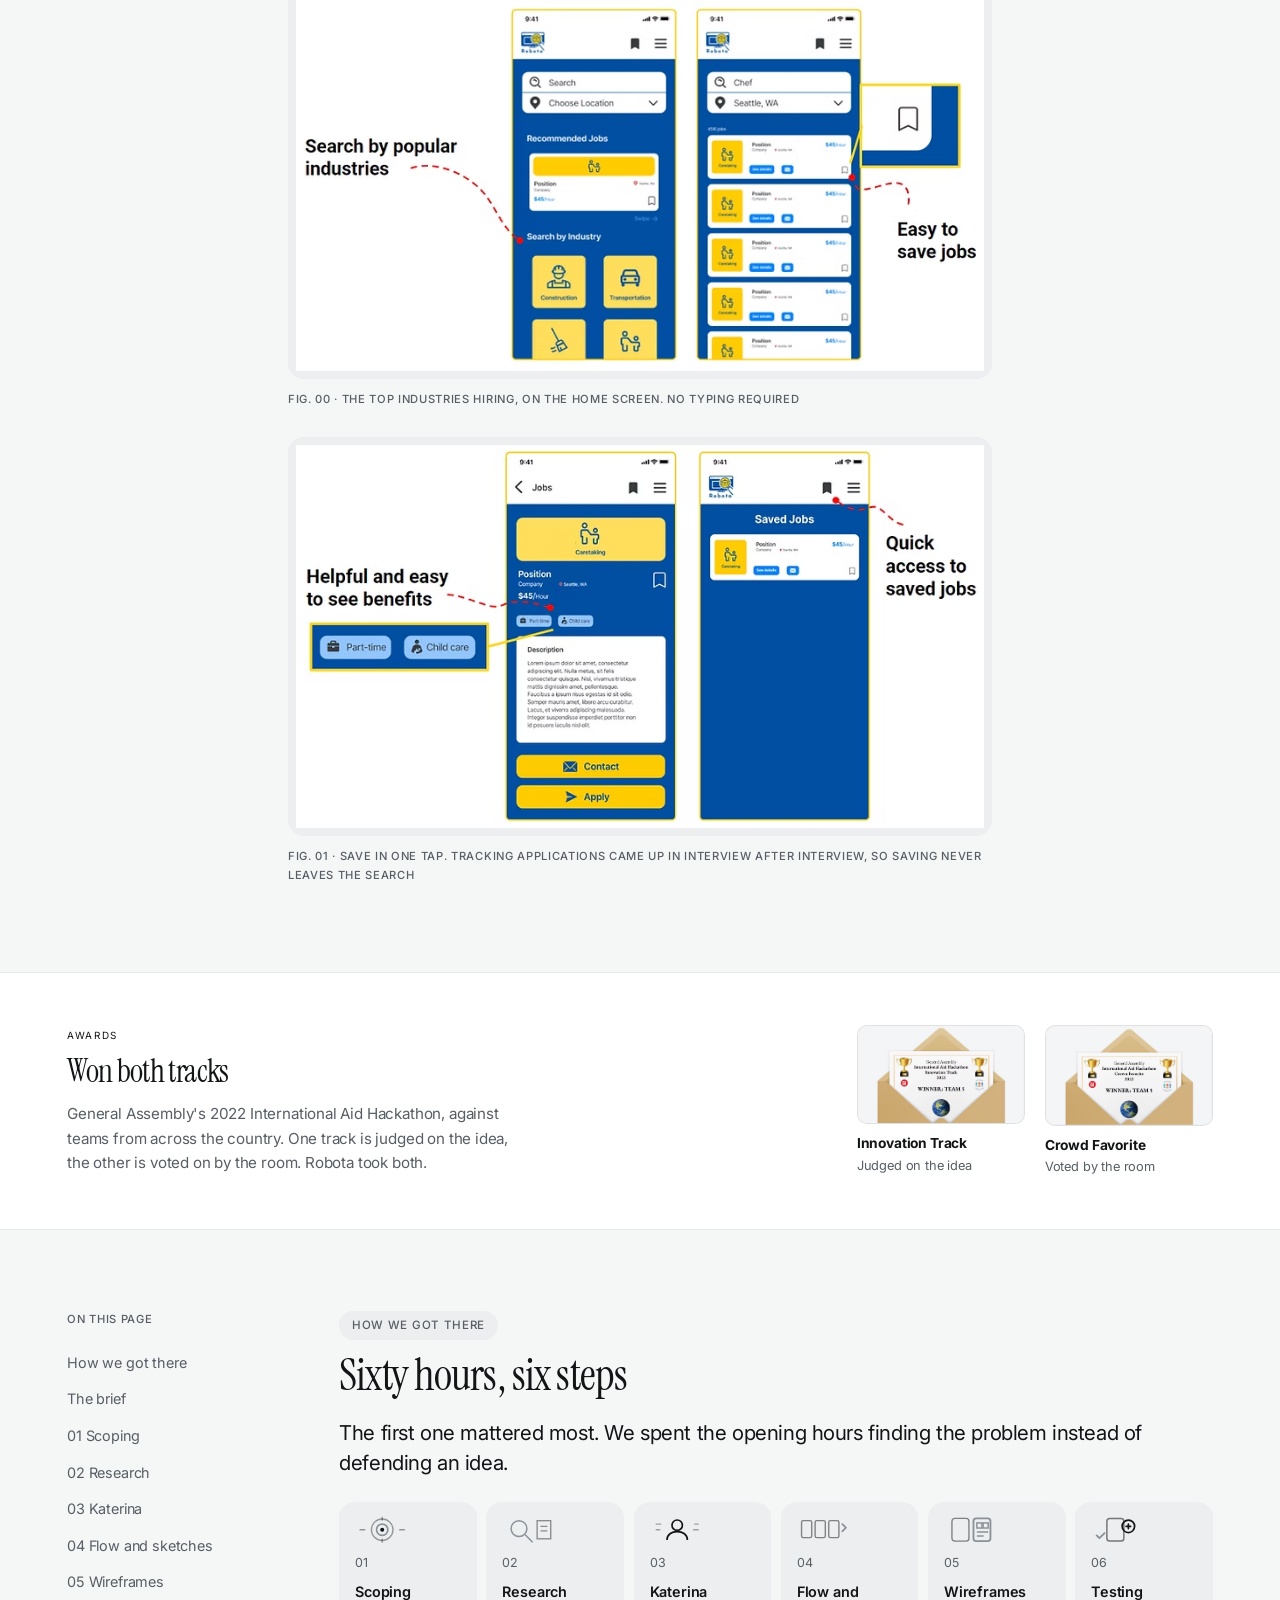
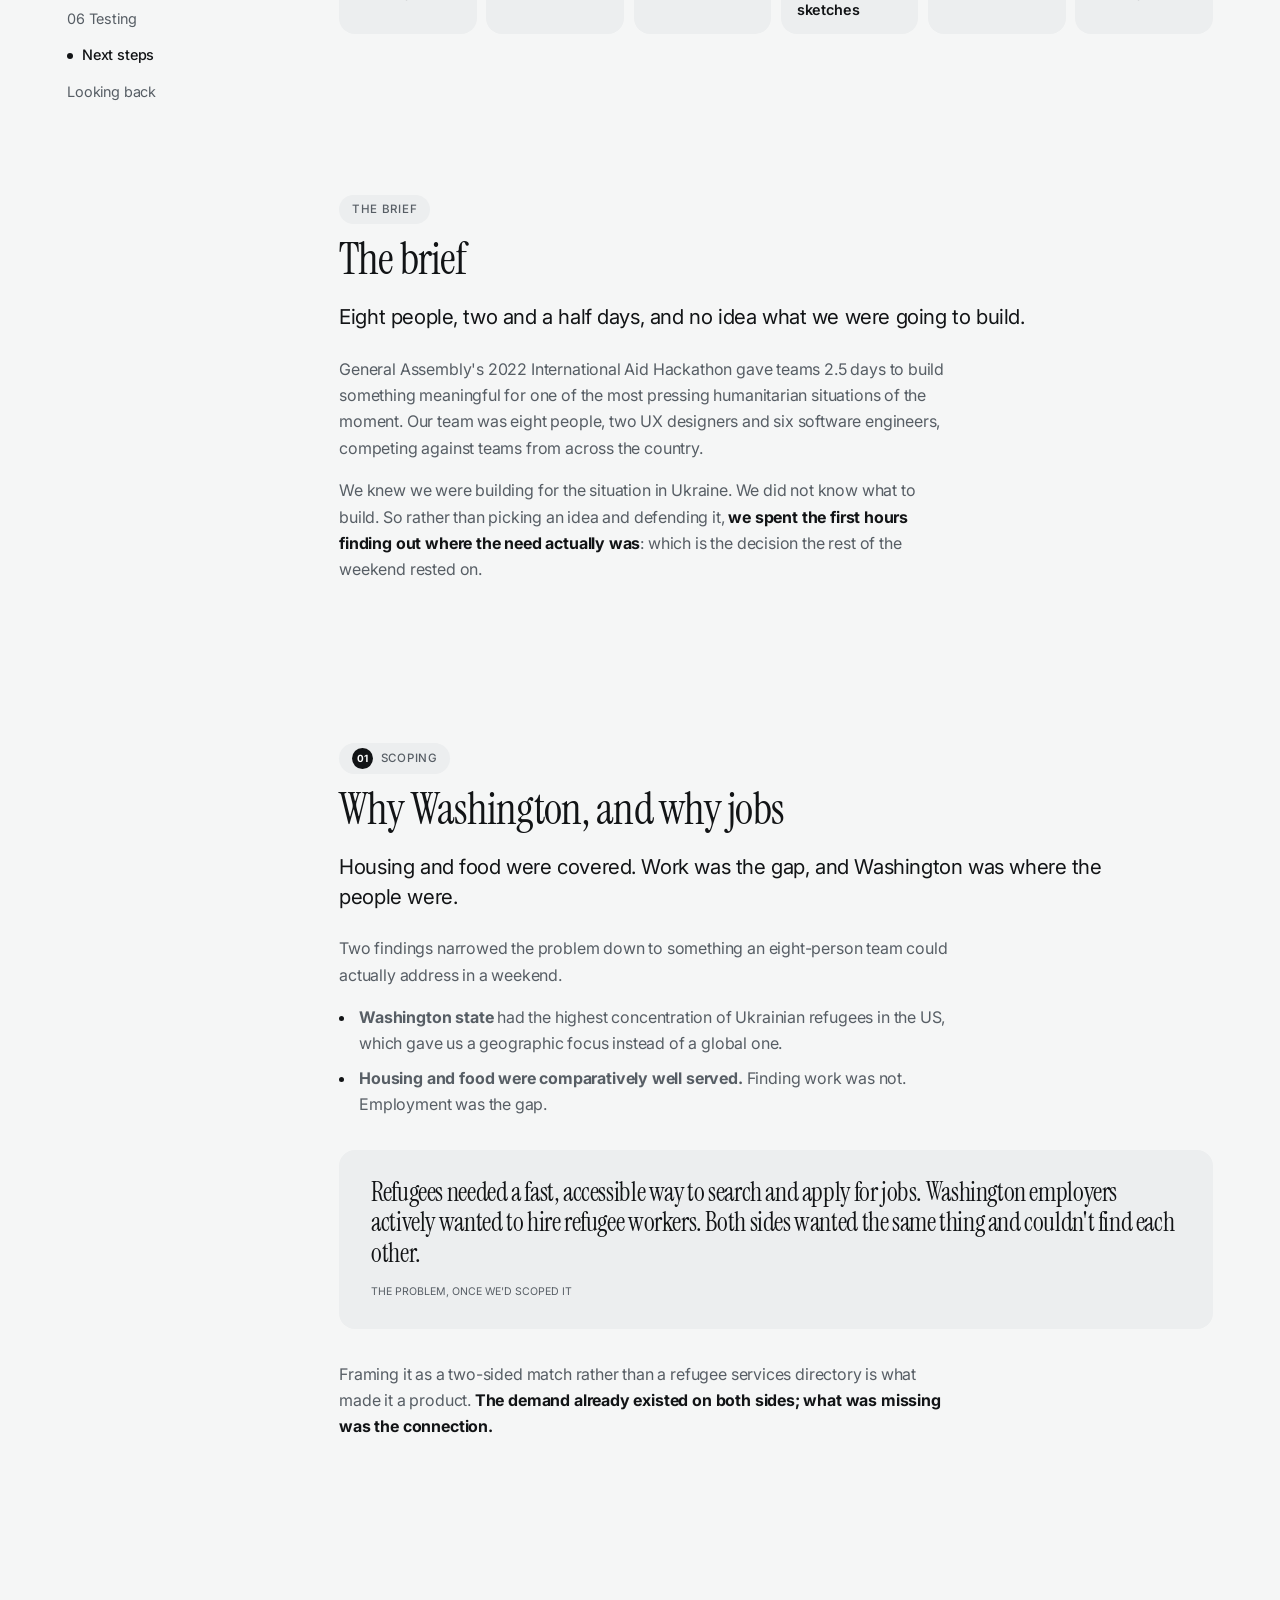
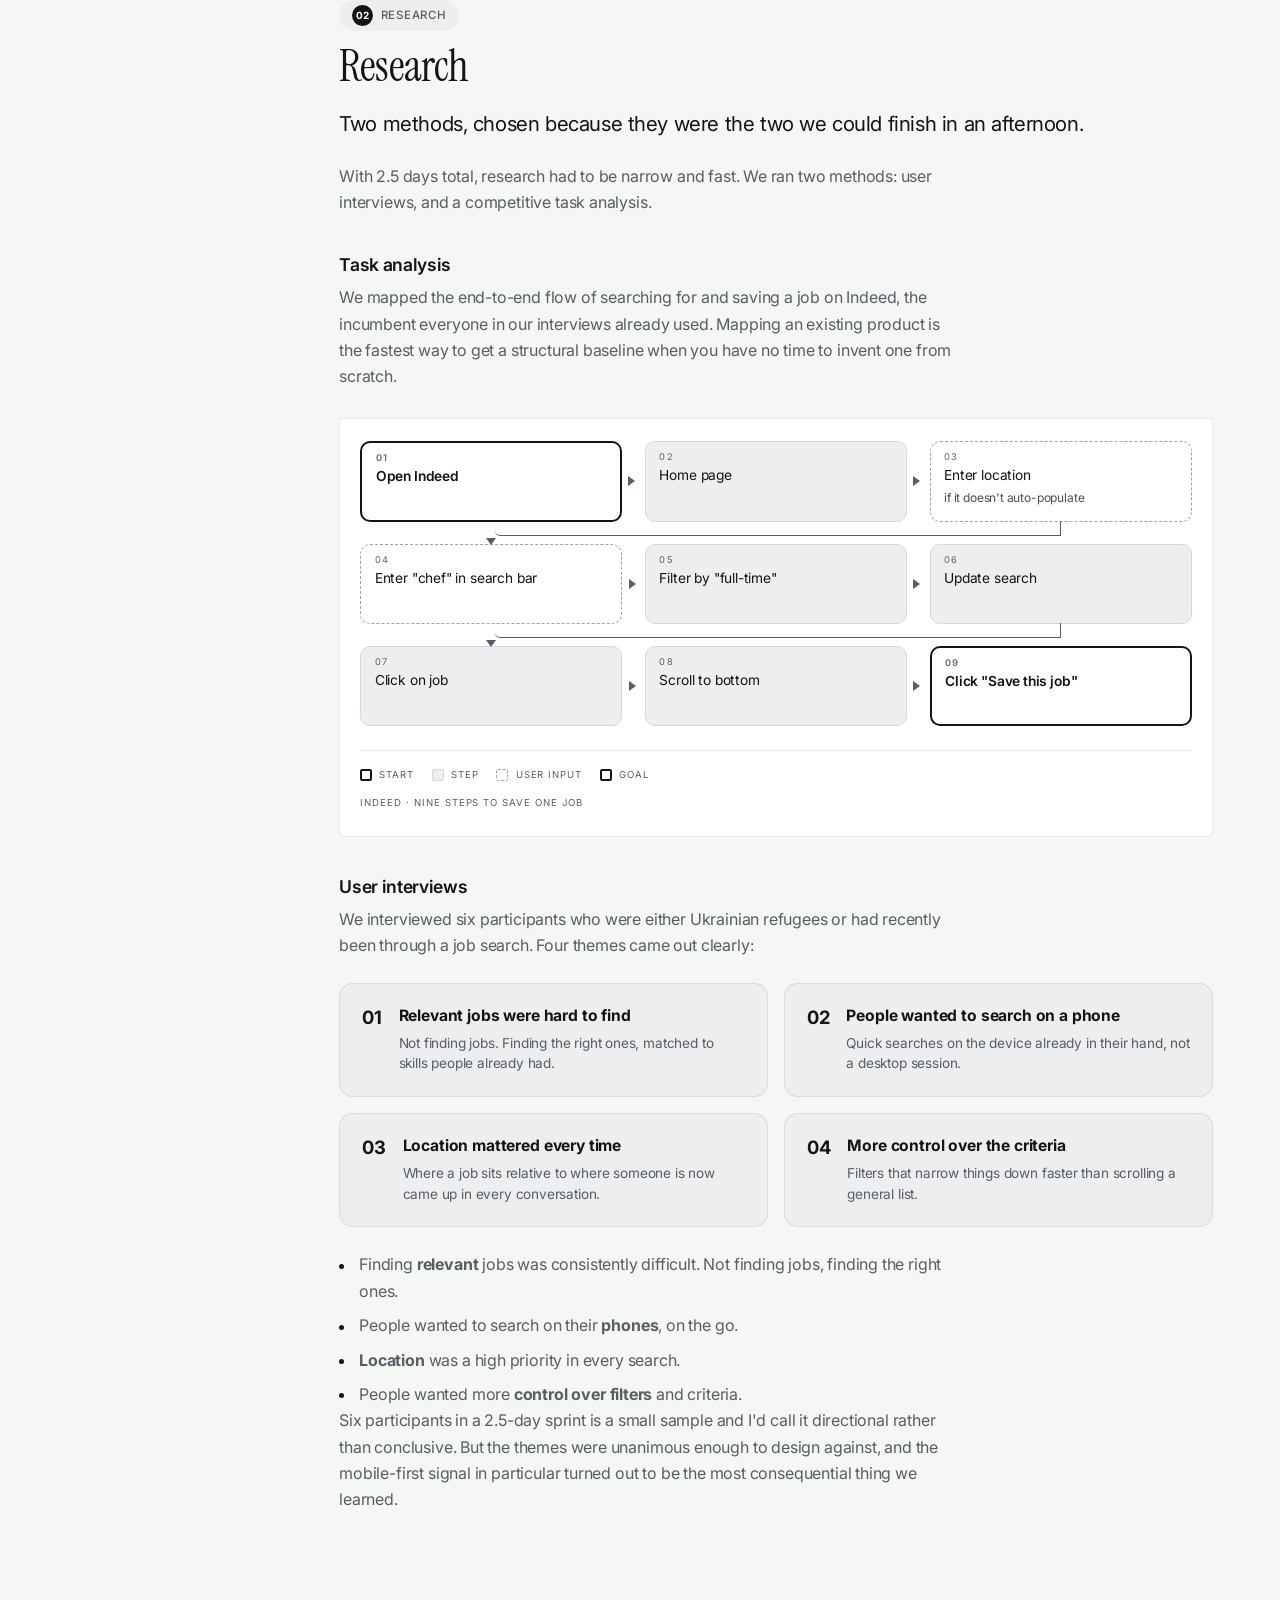
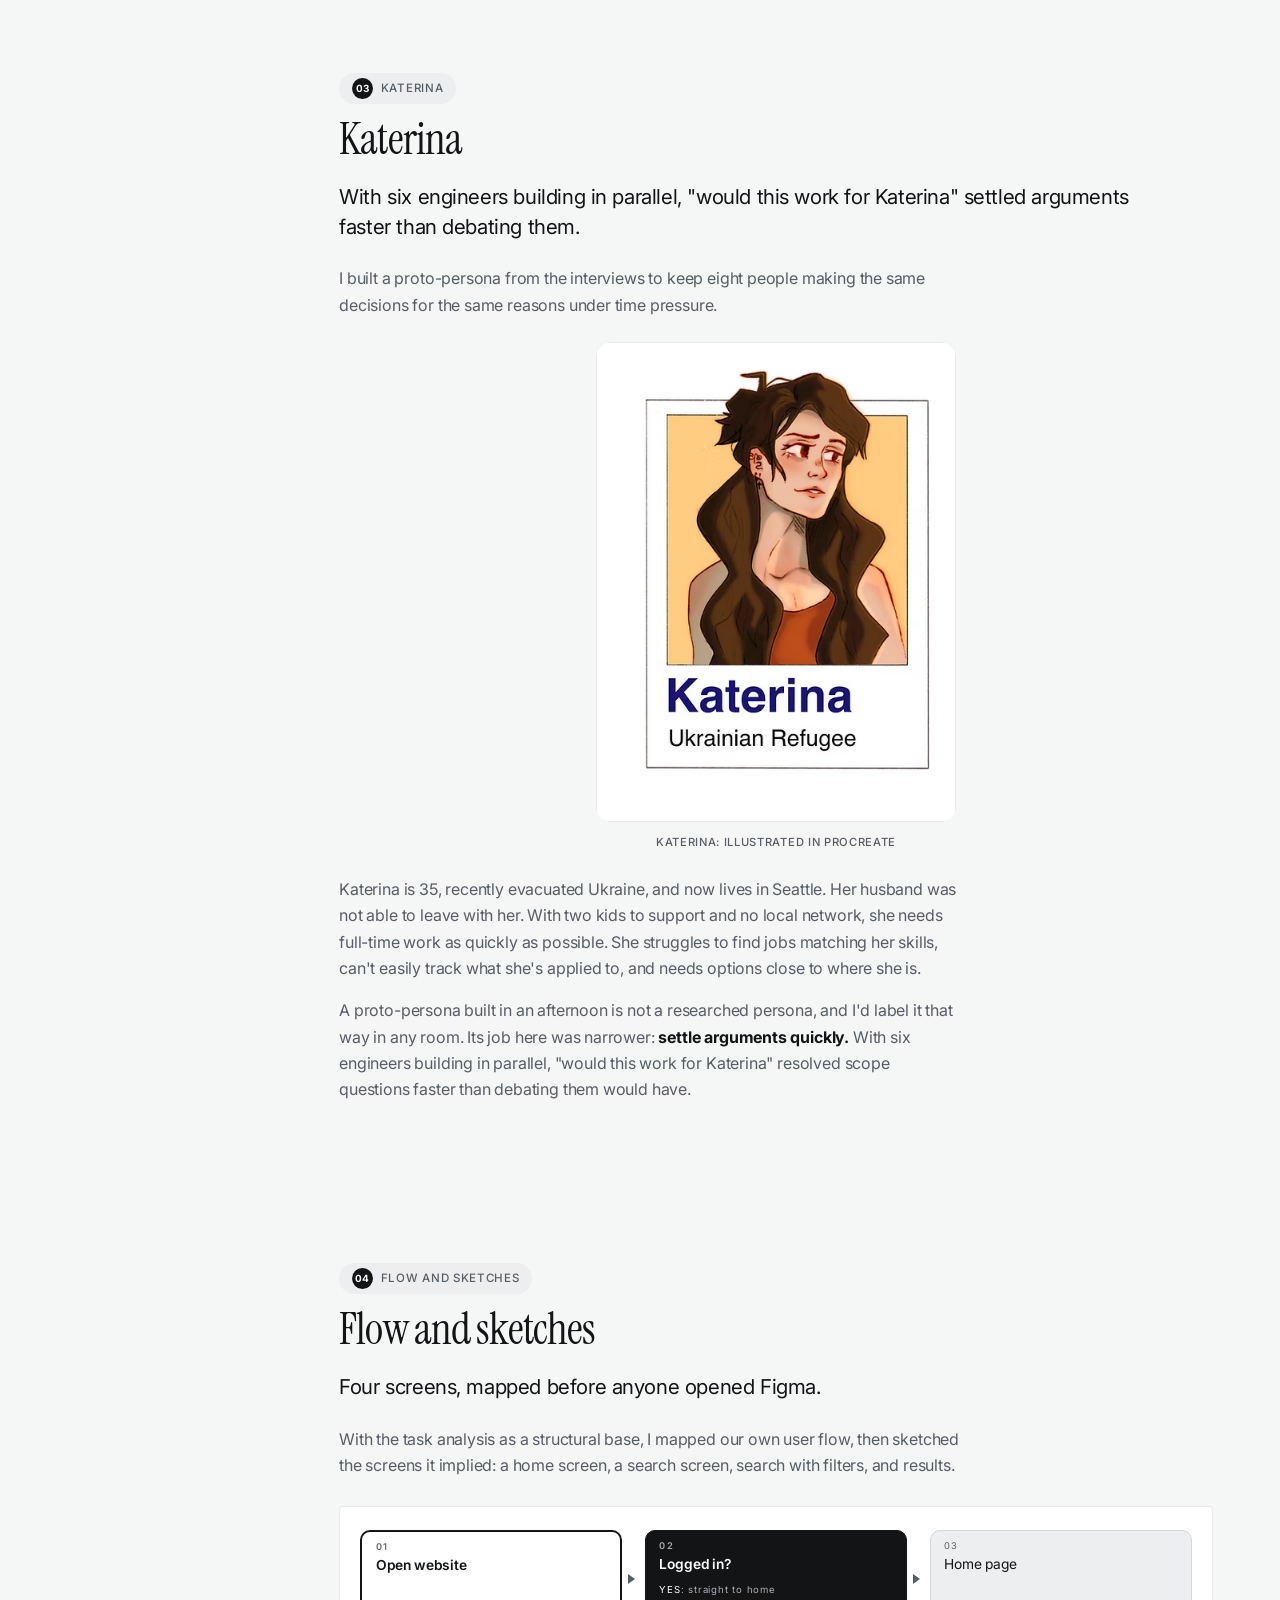
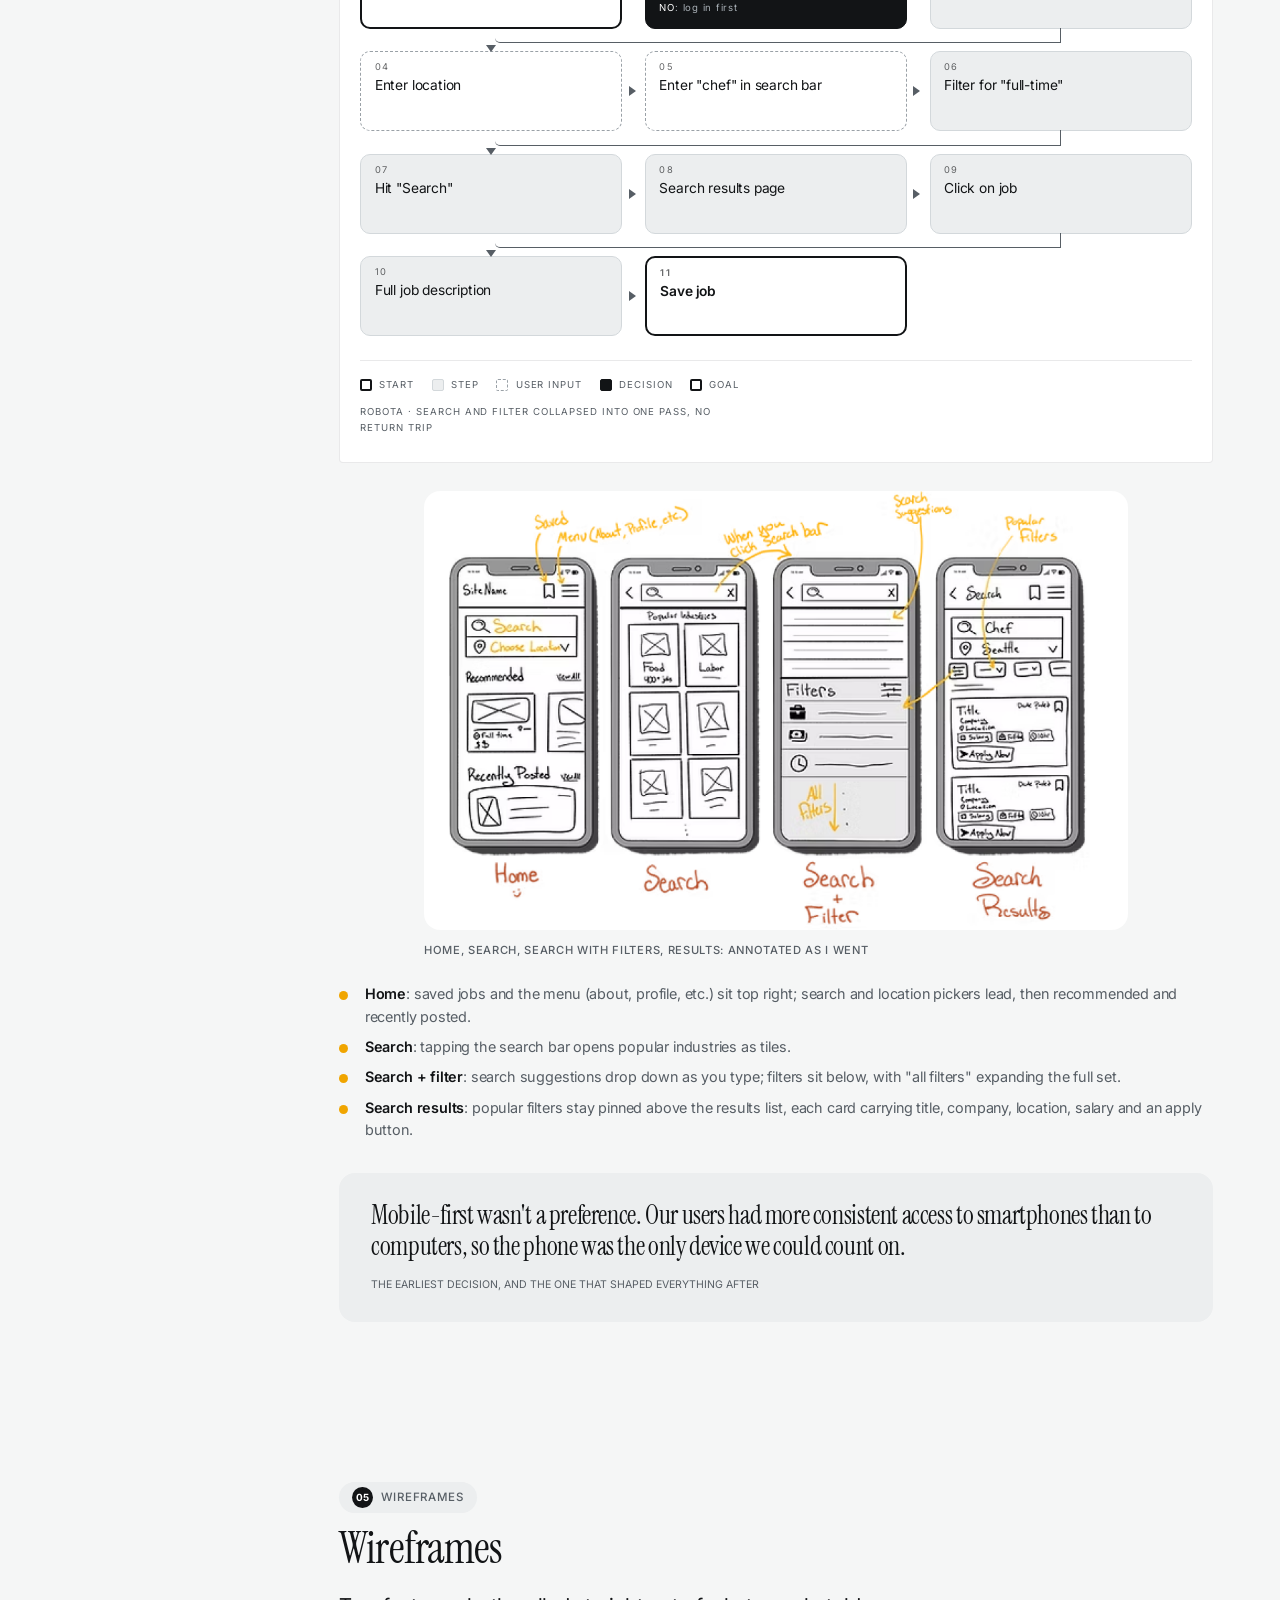
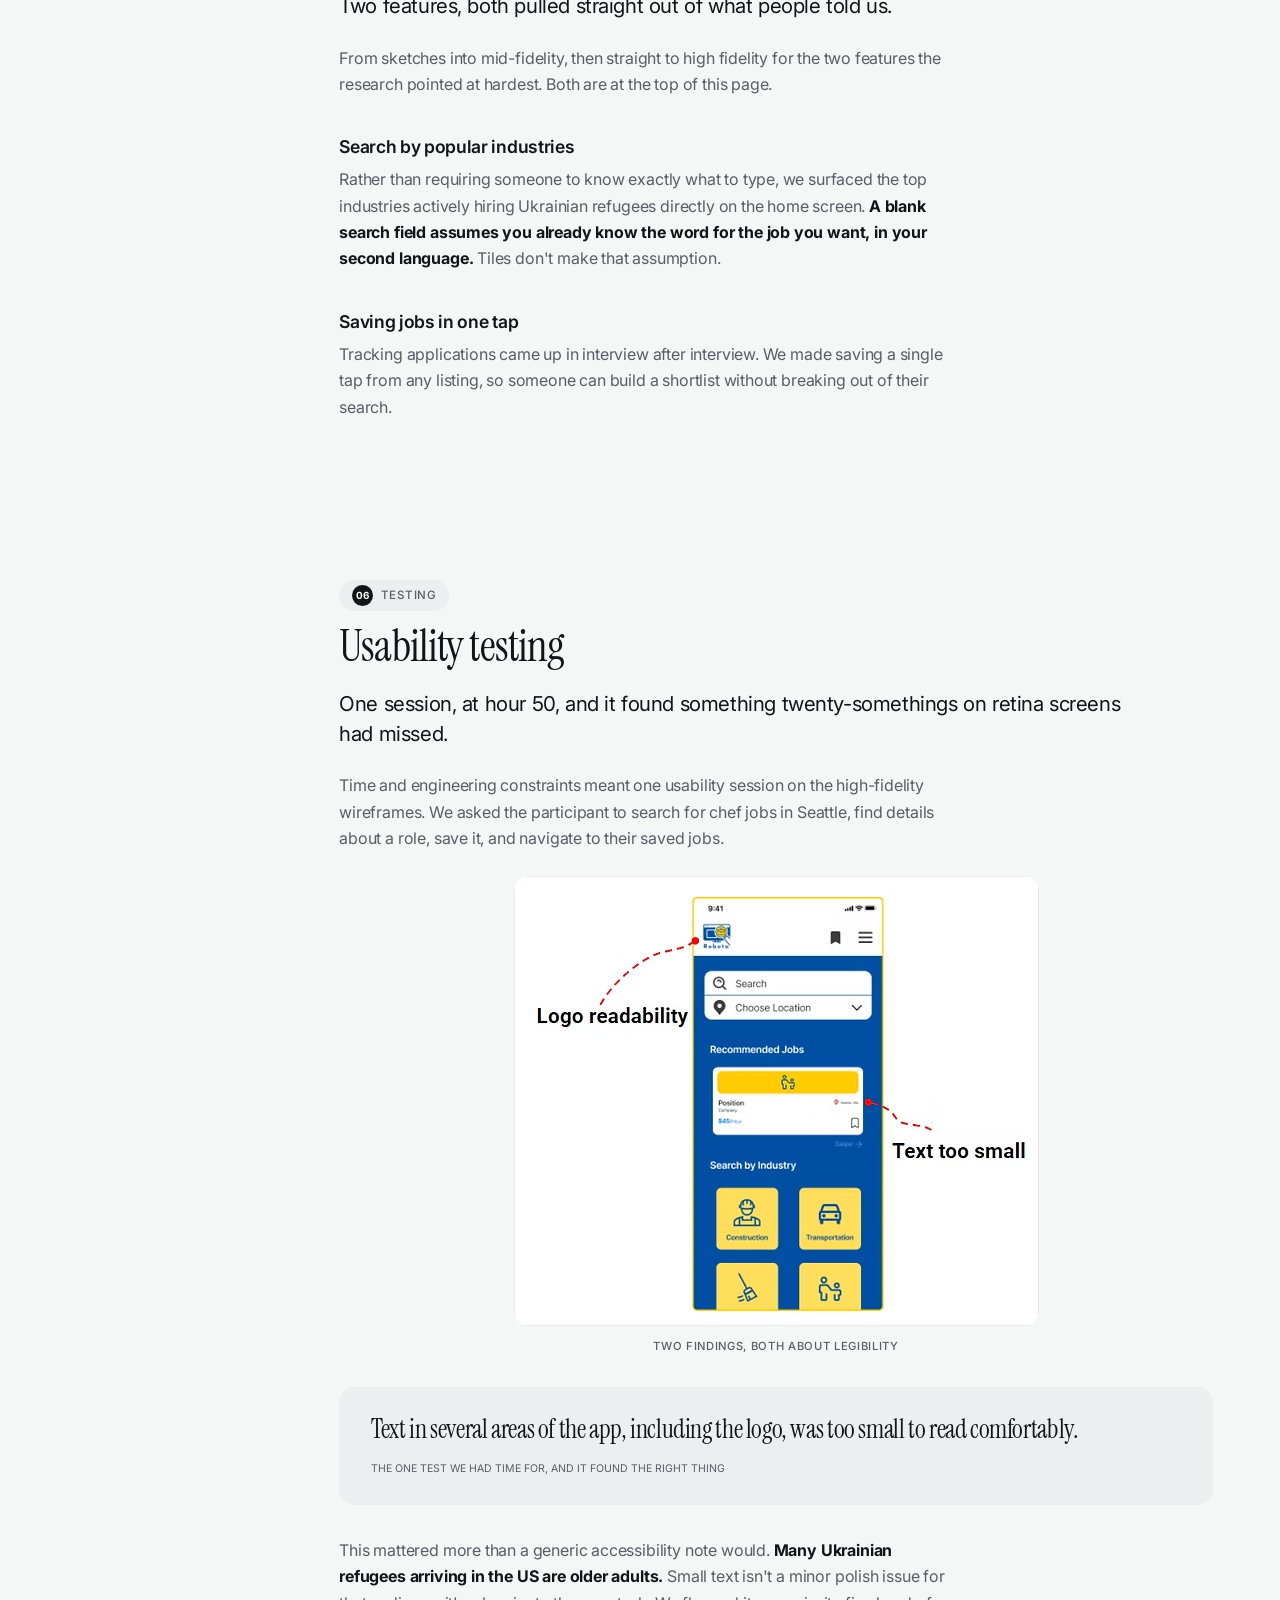
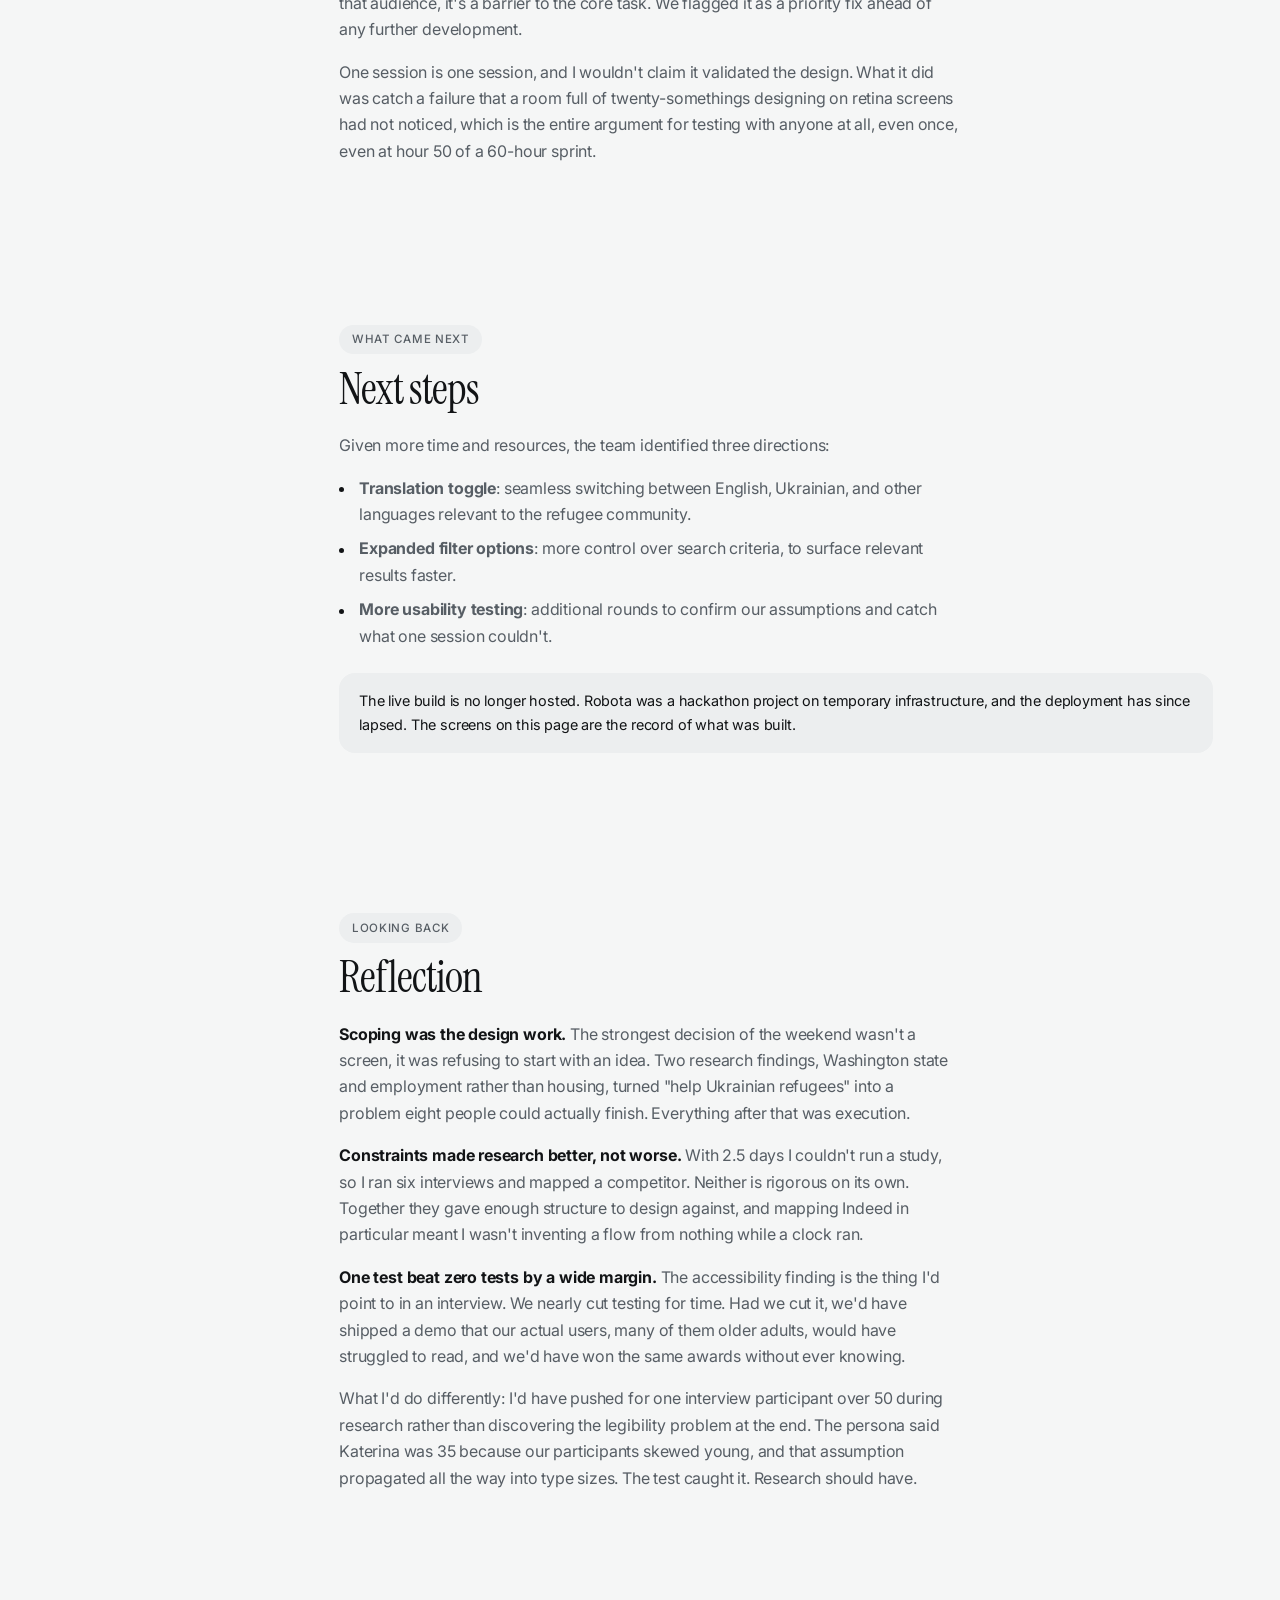
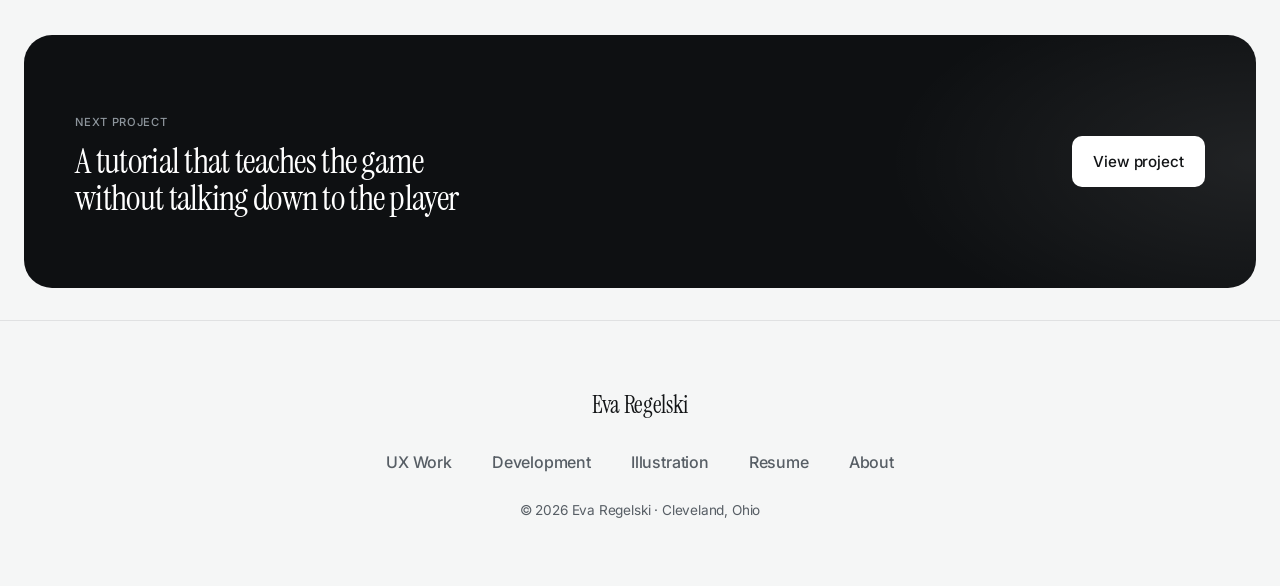
<file: work/robota/index.html>
<!DOCTYPE html>
<html lang="en">
<head>
<meta charset="utf-8">
<meta name="viewport" content="width=device-width, initial-scale=1">
<title>Robota: international aid hackathon · Eva Regelski</title>
<meta name="description" content="A mobile job-matching platform for Ukrainian refugees in Washington state, designed and built in 2.5 days. Winner of both the Innovation Track and Crowd Favorite at General Assembly's 2022 International Aid Hackathon.">
<meta property="og:title" content="Robota: international aid hackathon · Eva Regelski">
<meta property="og:description" content="Two designers, six engineers, 2.5 days, and a two-sided job-matching problem.">
<meta name="twitter:card" content="summary_large_image">
<meta property="og:image" content="https://evaregelski.github.io/assets/robota-cover.jpg">
<link rel="icon" href="../../assets/favicon.svg" type="image/svg+xml">
<link rel="icon" href="../../assets/favicon-32.png" sizes="32x32">
<link rel="apple-touch-icon" href="../../assets/apple-touch-icon.png">
<link rel="preconnect" href="https://fonts.googleapis.com">
<link rel="preconnect" href="https://fonts.gstatic.com" crossorigin>
<link href="https://fonts.googleapis.com/css2?family=Instrument+Serif:ital@0;1&family=Inter:wght@400;500;600&display=swap" rel="stylesheet">
<link rel="stylesheet" href="../../styles/site.css">
<link rel="stylesheet" href="../../styles/robota.css">
<link rel="stylesheet" href="../../styles/theme.css">
</head>
<body>
<header class="site-bar"><div class="wrap bar__in">
  <a class="mark" href="../../index.html"><span class="e">E</span>va Regelski</a>
  <button class="navtoggle" type="button" aria-expanded="false" aria-controls="sitenav"><span></span><span class="visually-hidden">Menu</span></button>
  <nav id="sitenav" aria-label="Main"><ul><li><a href="../../work.html" aria-current="page">UX Work</a></li><li><a href="../../development.html">Development</a></li><li><a href="../../illustration.html">Illustration</a></li><li><a href="../../resume.html">Resume</a></li><li><a href="../../about.html">About</a></li><li><a href="../../index.html#contact">Contact</a></li></ul></nav>
</div></header>

<section class="hero">
  <div class="hero__wash" aria-hidden="true"></div>
  <div class="hero__wash hero__wash--b" aria-hidden="true"></div>
  <div class="wrap hero__in">
  <div class="hero__grid">
    <div>
      <p class="client">International Aid Hackathon 2022</p>
      <h1>A job-matching app for Ukrainian refugees, designed and built in 2.5 days</h1>
      <p class="sub">Two UX designers and six engineers, one weekend, and a two-sided problem: refugees who needed work fast, and Washington employers who wanted to hire them. Won both the Innovation Track and Crowd Favorite.</p>
    </div>
    <figure class="hero__mark">
      <svg viewBox="0 0 320 240" role="img" aria-label="Diagram: job seekers on one side and employers on the other, matched through a central filter">
        <g fill="none" stroke="#b8f04a" stroke-width="1.1">
          <path d="M34 54 L140 108"/><path d="M34 86 L140 114"/><path d="M34 118 L140 120"/>
          <path d="M34 150 L140 126"/><path d="M34 182 L140 132"/>
        </g>
        <g fill="#b8f04a">
          <circle cx="34" cy="54" r="3"/><circle cx="34" cy="86" r="3"/><circle cx="34" cy="118" r="3"/>
          <circle cx="34" cy="150" r="3"/><circle cx="34" cy="182" r="3"/>
        </g>
        <g fill="none" stroke="#ff48b1" stroke-width="1.1">
          <path d="M180 108 L286 54"/><path d="M180 114 L286 86"/><path d="M180 120 L286 118"/>
          <path d="M180 126 L286 150"/><path d="M180 132 L286 182"/>
        </g>
        <g fill="#ff48b1">
          <circle cx="286" cy="54" r="3"/><circle cx="286" cy="86" r="3"/><circle cx="286" cy="118" r="3"/>
          <circle cx="286" cy="150" r="3"/><circle cx="286" cy="182" r="3"/>
        </g>
        <g fill="#111114" stroke="#b8f04a" stroke-width="1.4">
          <rect x="140" y="96" width="40" height="48"/>
        </g>
        <g fill="none" stroke="rgba(247,246,242,.45)" stroke-width="1.2">
          <path d="M150 110 h20 M150 120 h14 M150 130 h8"/>
        </g>
        <g fill="rgba(247,246,242,.55)" font-family="'Space Mono',monospace" font-size="8" letter-spacing="1">
          <text x="18" y="212">SEEKERS</text><text x="136" y="212">FILTER</text><text x="250" y="212">EMPLOYERS</text>
          <text x="18" y="30">2.5 DAYS</text>
        </g>
      </svg>
      <figcaption>FIG. 00: A TWO-SIDED MATCH</figcaption>
    </figure>
  </div>
  <dl class="rail">
    <div><dt>ROLE</dt><dd>Lead UX researcher and designer</dd></div>
    <div><dt>TEAM</dt><dd>2 UX designers, 6 engineers</dd></div>
    <div><dt>TIMELINE</dt><dd>2.5-day sprint</dd></div>
    <div><dt>TOOLS</dt><dd>Figma, Procreate, MERN stack</dd></div>
  </dl>
  <div class="hero__edge" aria-hidden="true"></div>
</div></section>

<section class="impactband aurora aurora--soft"><div class="wrap impactband__in">
  <p class="impactband__label">THE OUTCOME</p>
  <p class="impactband__text">Refugees needed work and Washington employers wanted to hire them. <strong>Neither side could find the other.</strong> We spent the first hours of a 60-hour sprint finding that out instead of picking an idea, and the rest of the weekend building the connection.</p>
  <dl class="impactband__facts">
    <div><dt>RESULT</dt><dd>Won the Innovation Track and Crowd Favorite</dd></div>
    <div><dt>WHAT SHIPPED</dt><dd>A working high-fidelity mobile web build</dd></div>
    <div><dt>CAUGHT IN TESTING</dt><dd>An accessibility failure, at hour 50</dd></div>
  </dl>
</div></section>

<section class="showcase"><div class="wrap">
  <div class="showcase__head">
    <h2>What we built</h2>
    <span>THE WORK FIRST &middot; THE WEEKEND IS BELOW</span>
  </div>
  <p class="proto__hint">Two features carry the product, and both came straight out of the interviews. Click either screen to see it full size.</p>
  <div class="figure figure--wide"><div class="shell"><img class="zoomable" data-group="final" data-caption="Search by popular industries, surfaced directly on the home screen." src="assets/wireframes-search.png" alt="Two app screens showing a search bar, location picker, recommended jobs, and a grid of industry tiles"></div>
    <figcaption>FIG. 00 &middot; THE TOP INDUSTRIES HIRING, ON THE HOME SCREEN. NO TYPING REQUIRED</figcaption></div>

  <div class="figure figure--wide" style="margin-top:1.75rem"><div class="shell"><img class="zoomable" data-group="final" data-caption="One-tap job saving and the saved jobs list." src="assets/wireframes-saved.png" alt="Two app screens showing a job listing with benefits tags and a saved jobs list" loading="lazy"></div>
    <figcaption>FIG. 01 &middot; SAVE IN ONE TAP. TRACKING APPLICATIONS CAME UP IN INTERVIEW AFTER INTERVIEW, SO SAVING NEVER LEAVES THE SEARCH</figcaption></div>
</div></section>

<section class="awards"><div class="wrap awards__in">
  <div>
    <p class="awards__label">AWARDS</p>
    <h2>Won both tracks</h2>
    <p class="awards__note">General Assembly's 2022 International Aid Hackathon, against teams from across the country. One track is judged on the idea, the other is voted on by the room. Robota took both.</p>
  </div>
  <div class="awards__cards">
    <figure><div class="shell"><img class="zoomable" data-group="awards" data-caption="Innovation Track winner, General Assembly International Aid Hackathon 2022." src="assets/award-innovation.jpg" alt="Certificate reading General Assembly International Aid Hackathon Innovation Track 2022, Winner Team 5" loading="lazy"></div>
      <figcaption><b>Innovation Track</b>Judged on the idea</figcaption></figure>
    <figure><div class="shell"><img class="zoomable" data-group="awards" data-caption="Crowd Favorite winner, General Assembly International Aid Hackathon 2022." src="assets/award-crowd-favorite.jpg" alt="Certificate reading General Assembly International Aid Hackathon Crowd Favorite 2022, Winner Team 5" loading="lazy"></div>
      <figcaption><b>Crowd Favorite</b>Voted by the room</figcaption></figure>
  </div>
</div></section>

<div class="wrap body">
  <aside class="toc">
    <p>ON THIS PAGE</p>
    <a href="#process" class="on">How we got there</a>
    <a href="#brief">The brief</a>
    <a href="#context">01 Scoping</a>
    <a href="#research">02 Research</a>
    <a href="#persona">03 Katerina</a>
    <a href="#sketching">04 Flow and sketches</a>
    <a href="#wireframes">05 Wireframes</a>
    <a href="#testing">06 Testing</a>
    <a href="#next">Next steps</a>
    <a href="#reflection">Looking back</a>
  </aside>

  <div>
    <section class="sec" id="process" style="border:0;padding-top:0;margin-top:0">
      <p class="sec__step">HOW WE GOT THERE</p>
      <h2>Sixty hours, six steps</h2>
      <p class="sec__lead">The first one mattered most. We spent the opening hours finding the problem instead of defending an idea.</p>
      <nav class="stepper" aria-label="Process steps">
        <a href="#context"><span class="g"><svg viewBox="0 0 48 26" aria-hidden="true"><circle cx="24" cy="13" r="9.5" fill="none" stroke="currentColor" stroke-width="1.2" opacity=".4"/><circle cx="24" cy="13" r="5" fill="none" stroke="#b8f04a" stroke-width="1.5"/><circle cx="24" cy="13" r="1.8" fill="#ff48b1"/><path d="M4 13h5M39 13h5M24 1.5v3.5M24 21v3.5" stroke="currentColor" stroke-width="1.2" opacity=".4"/></svg></span><span class="n">01</span><span class="t">Scoping</span></a>
        <a href="#research"><span class="g"><svg viewBox="0 0 48 26" aria-hidden="true"><g fill="none" stroke="#b8f04a" stroke-width="1.3"><circle cx="15" cy="12" r="7"/><path d="M20.5 17.5 L27 24"/></g><g fill="none" stroke="currentColor" stroke-width="1.2" opacity=".45"><rect x="31" y="5" width="12" height="16"/><path d="M34 10h6M34 14h6"/></g></svg></span><span class="n">02</span><span class="t">Research</span></a>
        <a href="#persona"><span class="g"><svg viewBox="0 0 48 26" aria-hidden="true"><circle cx="24" cy="9" r="4.6" fill="none" stroke="#ff48b1" stroke-width="1.5"/><path d="M15 22c0-4.6 4-7.4 9-7.4s9 2.8 9 7.4" fill="none" stroke="#ff48b1" stroke-width="1.5"/><path d="M5 8h5M5 13h4M39 8h4M38 13h5" stroke="currentColor" stroke-width="1.2" opacity=".35"/></svg></span><span class="n">03</span><span class="t">Katerina</span></a>
        <a href="#sketching"><span class="g"><svg viewBox="0 0 48 26" aria-hidden="true"><rect x="4" y="5" width="9" height="15" rx="1.5" fill="none" stroke="currentColor" stroke-width="1.2" opacity=".5"/><rect x="16" y="5" width="9" height="15" rx="1.5" fill="none" stroke="currentColor" stroke-width="1.2" opacity=".5"/><rect x="28" y="5" width="9" height="15" rx="1.5" fill="none" stroke="currentColor" stroke-width="1.2" opacity=".5"/><path d="M40 8l3.2 3.2L40 14.4" fill="none" stroke="#b8f04a" stroke-width="1.5" stroke-linecap="round" stroke-linejoin="round"/></svg></span><span class="n">04</span><span class="t">Flow and sketches</span></a>
        <a href="#wireframes"><span class="g"><svg viewBox="0 0 48 26" aria-hidden="true"><rect x="7" y="3" width="15" height="20" rx="2.5" fill="none" stroke="currentColor" stroke-width="1.2" opacity=".5"/><rect x="26" y="3" width="15" height="20" rx="2.5" fill="none" stroke="#b8f04a" stroke-width="1.6"/><g fill="none" stroke="#b8f04a" stroke-width="1.3"><rect x="29" y="7" width="4.5" height="4.5"/><rect x="34.5" y="7" width="4.5" height="4.5"/><path d="M29 15h10M29 18.5h6"/></g></svg></span><span class="n">05</span><span class="t">Wireframes</span></a>
        <a href="#testing"><span class="g"><svg viewBox="0 0 48 26" aria-hidden="true"><rect x="14" y="3" width="15" height="20" rx="2.5" fill="none" stroke="currentColor" stroke-width="1.3" opacity=".55"/><circle cx="33" cy="10" r="5.5" fill="none" stroke="#ff48b1" stroke-width="1.5"/><path d="M31 10h4M33 8v4" stroke="#ff48b1" stroke-width="1.5" stroke-linecap="round"/><path d="M5 18l2.4 2.4L12 16" fill="none" stroke="#b8f04a" stroke-width="1.6" stroke-linecap="round" stroke-linejoin="round"/></svg></span><span class="n">06</span><span class="t">Testing</span></a>
      </nav>
    </section>

    <section class="sec" id="brief">
      <p class="sec__step">THE BRIEF</p>
      <h2>The brief</h2>
      <p class="sec__lead">Eight people, two and a half days, and no idea what we were going to build.</p>
      <p>General Assembly's 2022 International Aid Hackathon gave teams 2.5 days to build something meaningful for one of the most pressing humanitarian situations of the moment. Our team was eight people, two UX designers and six software engineers, competing against teams from across the country.</p>

      <p>We knew we were building for the situation in Ukraine. We did not know what to build. So rather than picking an idea and defending it, <strong>we spent the first hours finding out where the need actually was</strong>: which is the decision the rest of the weekend rested on.</p>
    </section>

    <section class="sec" id="context">
      <p class="sec__step"><b>01</b> SCOPING</p>
      <h2>Why Washington, and why jobs</h2>
      <p class="sec__lead">Housing and food were covered. Work was the gap, and Washington was where the people were.</p>
      <p>Two findings narrowed the problem down to something an eight-person team could actually address in a weekend.</p>

      <ul class="bul">
        <li><strong>Washington state</strong> had the highest concentration of Ukrainian refugees in the US, which gave us a geographic focus instead of a global one.</li>
        <li><strong>Housing and food were comparatively well served.</strong> Finding work was not. Employment was the gap.</li>
      </ul>

      <div class="insight">
        <p>Refugees needed a fast, accessible way to search and apply for jobs. Washington employers actively wanted to hire refugee workers. Both sides wanted the same thing and couldn't find each other.</p>
        <span>THE PROBLEM, ONCE WE'D SCOPED IT</span>
      </div>

      <p>Framing it as a two-sided match rather than a refugee services directory is what made it a product. <strong>The demand already existed on both sides; what was missing was the connection.</strong></p>
    </section>

    <section class="sec" id="research">
      <p class="sec__step"><b>02</b> RESEARCH</p>
      <h2>Research</h2>
      <p class="sec__lead">Two methods, chosen because they were the two we could finish in an afternoon.</p>
      <p>With 2.5 days total, research had to be narrow and fast. We ran two methods: user interviews, and a competitive task analysis.</p>

      <h3>Task analysis</h3>
      <p>We mapped the end-to-end flow of searching for and saving a job on Indeed, the incumbent everyone in our interviews already used. Mapping an existing product is the fastest way to get a structural baseline when you have no time to invent one from scratch.</p>

      <div class="flow">
        <ol class="flow__track">
          <li class="flow__node flow__node--start"><span class="flow__n"></span>Open Indeed</li>
          <li class="flow__node"><span class="flow__n"></span>Home page</li>
          <li class="flow__node flow__node--input"><span class="flow__n"></span>Enter location <small>if it doesn't auto-populate</small></li>
          <li class="flow__node flow__node--input"><span class="flow__n"></span>Enter "chef" in search bar</li>
          <li class="flow__node"><span class="flow__n"></span>Filter by "full-time"</li>
          <li class="flow__node"><span class="flow__n"></span>Update search</li>
          <li class="flow__node"><span class="flow__n"></span>Click on job</li>
          <li class="flow__node"><span class="flow__n"></span>Scroll to bottom</li>
          <li class="flow__node flow__node--end"><span class="flow__n"></span>Click "Save this job"</li>
        </ol>
        <div class="flow__key">
          <span><i class="k-start"></i>START</span>
          <span><i class="k-step"></i>STEP</span>
          <span><i class="k-input"></i>USER INPUT</span>
          <span><i class="k-end"></i>GOAL</span>
        </div>
        <p class="flow__scroll">INDEED &middot; NINE STEPS TO SAVE ONE JOB</p>
      </div>

      <h3>User interviews</h3>
      <p>We interviewed six participants who were either Ukrainian refugees or had recently been through a job search. Four themes came out clearly:</p>

      <div class="themes">
        <div class="k1"><span class="num">01</span>
          <div><b>Relevant jobs were hard to find</b><p>Not finding jobs. Finding the right ones, matched to skills people already had.</p></div></div>
        <div class="k2"><span class="num">02</span>
          <div><b>People wanted to search on a phone</b><p>Quick searches on the device already in their hand, not a desktop session.</p></div></div>
        <div class="k3"><span class="num">03</span>
          <div><b>Location mattered every time</b><p>Where a job sits relative to where someone is now came up in every conversation.</p></div></div>
        <div class="k4"><span class="num">04</span>
          <div><b>More control over the criteria</b><p>Filters that narrow things down faster than scrolling a general list.</p></div></div>
      </div>

      <ul class="bul">
        <li>Finding <strong>relevant</strong> jobs was consistently difficult. Not finding jobs, finding the right ones.</li>
        <li>People wanted to search on their <strong>phones</strong>, on the go.</li>
        <li><strong>Location</strong> was a high priority in every search.</li>
        <li>People wanted more <strong>control over filters</strong> and criteria.</li>
      </ul>

      <p>Six participants in a 2.5-day sprint is a small sample and I'd call it directional rather than conclusive. But the themes were unanimous enough to design against, and the mobile-first signal in particular turned out to be the most consequential thing we learned.</p>
    </section>

    <section class="sec" id="persona">
      <p class="sec__step"><b>03</b> KATERINA</p>
      <h2>Katerina</h2>
      <p class="sec__lead">With six engineers building in parallel, "would this work for Katerina" settled arguments faster than debating them.</p>
      <p>I built a proto-persona from the interviews to keep eight people making the same decisions for the same reasons under time pressure.</p>

      <figure class="figure figure--phone">
        <div class="shell"><img class="zoomable" data-group="robota" data-caption="Katerina: proto-persona, 35, Seattle, married with two kids" src="assets/persona-katerina.png" alt="Illustrated portrait of Katerina, a Ukrainian refugee, labelled with her name" loading="lazy"></div>
        <figcaption>Katerina: illustrated in Procreate</figcaption>
      </figure>

      <p>Katerina is 35, recently evacuated Ukraine, and now lives in Seattle. Her husband was not able to leave with her. With two kids to support and no local network, she needs full-time work as quickly as possible. She struggles to find jobs matching her skills, can't easily track what she's applied to, and needs options close to where she is.</p>

      <p>A proto-persona built in an afternoon is not a researched persona, and I'd label it that way in any room. Its job here was narrower: <strong>settle arguments quickly.</strong> With six engineers building in parallel, "would this work for Katerina" resolved scope questions faster than debating them would have.</p>
    </section>

    <section class="sec" id="sketching">
      <p class="sec__step"><b>04</b> FLOW AND SKETCHES</p>
      <h2>Flow and sketches</h2>
      <p class="sec__lead">Four screens, mapped before anyone opened Figma.</p>
      <p>With the task analysis as a structural base, I mapped our own user flow, then sketched the screens it implied: a home screen, a search screen, search with filters, and results.</p>

      <div class="flow">
        <ol class="flow__track">
          <li class="flow__node flow__node--start"><span class="flow__n"></span>Open website</li>
          <li class="flow__node flow__node--decision"><span class="flow__n"></span>Logged in?
            <span class="flow__split">
              <span><b>YES</b>: straight to home</span>
              <span><b>NO</b>: log in first</span>
            </span>
          </li>
          <li class="flow__node"><span class="flow__n"></span>Home page</li>
          <li class="flow__node flow__node--input"><span class="flow__n"></span>Enter location</li>
          <li class="flow__node flow__node--input"><span class="flow__n"></span>Enter "chef" in search bar</li>
          <li class="flow__node"><span class="flow__n"></span>Filter for "full-time"</li>
          <li class="flow__node"><span class="flow__n"></span>Hit "Search"</li>
          <li class="flow__node"><span class="flow__n"></span>Search results page</li>
          <li class="flow__node"><span class="flow__n"></span>Click on job</li>
          <li class="flow__node"><span class="flow__n"></span>Full job description</li>
          <li class="flow__node flow__node--end"><span class="flow__n"></span>Save job</li>
        </ol>
        <div class="flow__key">
          <span><i class="k-start"></i>START</span>
          <span><i class="k-step"></i>STEP</span>
          <span><i class="k-input"></i>USER INPUT</span>
          <span><i class="k-dec"></i>DECISION</span>
          <span><i class="k-end"></i>GOAL</span>
        </div>
        <p class="flow__scroll">ROBOTA &middot; SEARCH AND FILTER COLLAPSED INTO ONE PASS, NO RETURN TRIP</p>
      </div>

      <figure class="figure">
        <div class="shell"><img class="zoomable" data-group="robota" data-caption="Hand sketches of the four core screens: home, search, search with filters, and results" src="assets/sketches.png" alt="Four hand-drawn phone screen sketches annotated in orange, labelled Home, Search, Search plus Filter, and Search Results" loading="lazy"></div>
        <figcaption>Home, search, search with filters, results: annotated as I went</figcaption>
      </figure>

      <ul class="annots">
        <li><b>Home</b>: saved jobs and the menu (about, profile, etc.) sit top right; search and location pickers lead, then recommended and recently posted.</li>
        <li><b>Search</b>: tapping the search bar opens popular industries as tiles.</li>
        <li><b>Search + filter</b>: search suggestions drop down as you type; filters sit below, with "all filters" expanding the full set.</li>
        <li><b>Search results</b>: popular filters stay pinned above the results list, each card carrying title, company, location, salary and an apply button.</li>
      </ul>

      <div class="insight">
        <p>Mobile-first wasn't a preference. Our users had more consistent access to smartphones than to computers, so the phone was the only device we could count on.</p>
        <span>THE EARLIEST DECISION, AND THE ONE THAT SHAPED EVERYTHING AFTER</span>
      </div>
    </section>

    <section class="sec" id="wireframes">
      <p class="sec__step"><b>05</b> WIREFRAMES</p>
      <h2>Wireframes</h2>
      <p class="sec__lead">Two features, both pulled straight out of what people told us.</p>
      <p>From sketches into mid-fidelity, then straight to high fidelity for the two features the research pointed at hardest. Both are at the top of this page.</p>

      <h3>Search by popular industries</h3>
      <p>Rather than requiring someone to know exactly what to type, we surfaced the top industries actively hiring Ukrainian refugees directly on the home screen. <strong>A blank search field assumes you already know the word for the job you want, in your second language.</strong> Tiles don't make that assumption.</p>

      <h3>Saving jobs in one tap</h3>
      <p>Tracking applications came up in interview after interview. We made saving a single tap from any listing, so someone can build a shortlist without breaking out of their search.</p>
    </section>

    <section class="sec" id="testing">
      <p class="sec__step"><b>06</b> TESTING</p>
      <h2>Usability testing</h2>
      <p class="sec__lead">One session, at hour 50, and it found something twenty-somethings on retina screens had missed.</p>
      <p>Time and engineering constraints meant one usability session on the high-fidelity wireframes. We asked the participant to search for chef jobs in Seattle, find details about a role, save it, and navigate to their saved jobs.</p>

      <figure class="figure figure--phone">
        <div class="shell"><img class="zoomable" data-group="robota" data-caption="Usability findings: logo readability and text size flagged on the home screen" src="assets/usability-findings.png" alt="The Robota home screen annotated with two findings: logo readability, and text too small" loading="lazy"></div>
        <figcaption>Two findings, both about legibility</figcaption>
      </figure>

      <div class="insight">
        <p>Text in several areas of the app, including the logo, was too small to read comfortably.</p>
        <span>THE ONE TEST WE HAD TIME FOR, AND IT FOUND THE RIGHT THING</span>
      </div>

      <p>This mattered more than a generic accessibility note would. <strong>Many Ukrainian refugees arriving in the US are older adults.</strong> Small text isn't a minor polish issue for that audience, it's a barrier to the core task. We flagged it as a priority fix ahead of any further development.</p>

      <p>One session is one session, and I wouldn't claim it validated the design. What it did was catch a failure that a room full of twenty-somethings designing on retina screens had not noticed, which is the entire argument for testing with anyone at all, even once, even at hour 50 of a 60-hour sprint.</p>
    </section>

    <section class="sec" id="next">
      <p class="sec__step">WHAT CAME NEXT</p>
      <h2>Next steps</h2>
      <p>Given more time and resources, the team identified three directions:</p>

      <ul class="bul">
        <li><strong>Translation toggle</strong>: seamless switching between English, Ukrainian, and other languages relevant to the refugee community.</li>
        <li><strong>Expanded filter options</strong>: more control over search criteria, to surface relevant results faster.</li>
        <li><strong>More usability testing</strong>: additional rounds to confirm our assumptions and catch what one session couldn't.</li>
      </ul>

      <div class="flag">
        <p>The live build is no longer hosted. Robota was a hackathon project on temporary infrastructure, and the deployment has since lapsed. The screens on this page are the record of what was built.</p>
      </div>
    </section>

    <section class="sec" id="reflection">
      <p class="sec__step">LOOKING BACK</p>
      <h2>Reflection</h2>

      <p><strong>Scoping was the design work.</strong> The strongest decision of the weekend wasn't a screen, it was refusing to start with an idea. Two research findings, Washington state and employment rather than housing, turned "help Ukrainian refugees" into a problem eight people could actually finish. Everything after that was execution.</p>

      <p><strong>Constraints made research better, not worse.</strong> With 2.5 days I couldn't run a study, so I ran six interviews and mapped a competitor. Neither is rigorous on its own. Together they gave enough structure to design against, and mapping Indeed in particular meant I wasn't inventing a flow from nothing while a clock ran.</p>

      <p><strong>One test beat zero tests by a wide margin.</strong> The accessibility finding is the thing I'd point to in an interview. We nearly cut testing for time. Had we cut it, we'd have shipped a demo that our actual users, many of them older adults, would have struggled to read, and we'd have won the same awards without ever knowing.</p>

      <p>What I'd do differently: I'd have pushed for one interview participant over 50 during research rather than discovering the legibility problem at the end. The persona said Katerina was 35 because our participants skewed young, and that assumption propagated all the way into type sizes. The test caught it. Research should have.</p>
    </section>
  </div>
</div>

<div class="lb" data-lb aria-hidden="true" role="dialog" aria-modal="true" aria-label="Image viewer">
  <div class="lb__top">
    <span class="lb__count" data-lb-count></span>
    <button class="lb__close" data-lb-close aria-label="Close viewer">
      <svg width="18" height="18" viewBox="0 0 24 24" fill="none" stroke="currentColor" stroke-width="2.2" stroke-linecap="round"><path d="M6 6l12 12M18 6L6 18"/></svg>
    </button>
  </div>
  <div class="lb__stage" data-lb-stage data-zoom="false"><img data-lb-img alt=""></div>
  <div class="lb__bottom">
    <span data-lb-caption></span>
    <span class="lb__nav">
      <button data-lb-prev aria-label="Previous image"><svg width="16" height="16" viewBox="0 0 24 24" fill="none" stroke="currentColor" stroke-width="2.2" stroke-linecap="round" stroke-linejoin="round"><path d="M15 5l-7 7 7 7"/></svg></button>
      <button data-lb-next aria-label="Next image"><svg width="16" height="16" viewBox="0 0 24 24" fill="none" stroke="currentColor" stroke-width="2.2" stroke-linecap="round" stroke-linejoin="round"><path d="M9 5l7 7-7 7"/></svg></button>
    </span>
  </div>
</div>

<section class="nextproj"><div class="wrap nextproj__in">
  <div><span>NEXT PROJECT</span><h2>A tutorial that teaches the game without talking down to the player</h2></div>
  <a class="btn" href="../mappa-cryptid-quest/index.html">View project</a>
</div></section>
<footer class="site-foot"><div class="wrap foot__in">
  <p class="foot__mark"><span class="e">E</span>va Regelski</p>
  <nav aria-label="Footer"><ul><li><a href="../../work.html">UX Work</a></li><li><a href="../../development.html">Development</a></li><li><a href="../../illustration.html">Illustration</a></li><li><a href="../../resume.html">Resume</a></li><li><a href="../../about.html">About</a></li></ul></nav>
  <p class="foot__fine">© <span data-year>2026</span> Eva Regelski · Cleveland, Ohio</p>
</div></footer>
<script src="../../js/site.js"></script>
<script>document.querySelectorAll('[data-year]').forEach(function(e){e.textContent=new Date().getFullYear()});</script>
</body>
</html>
</file>
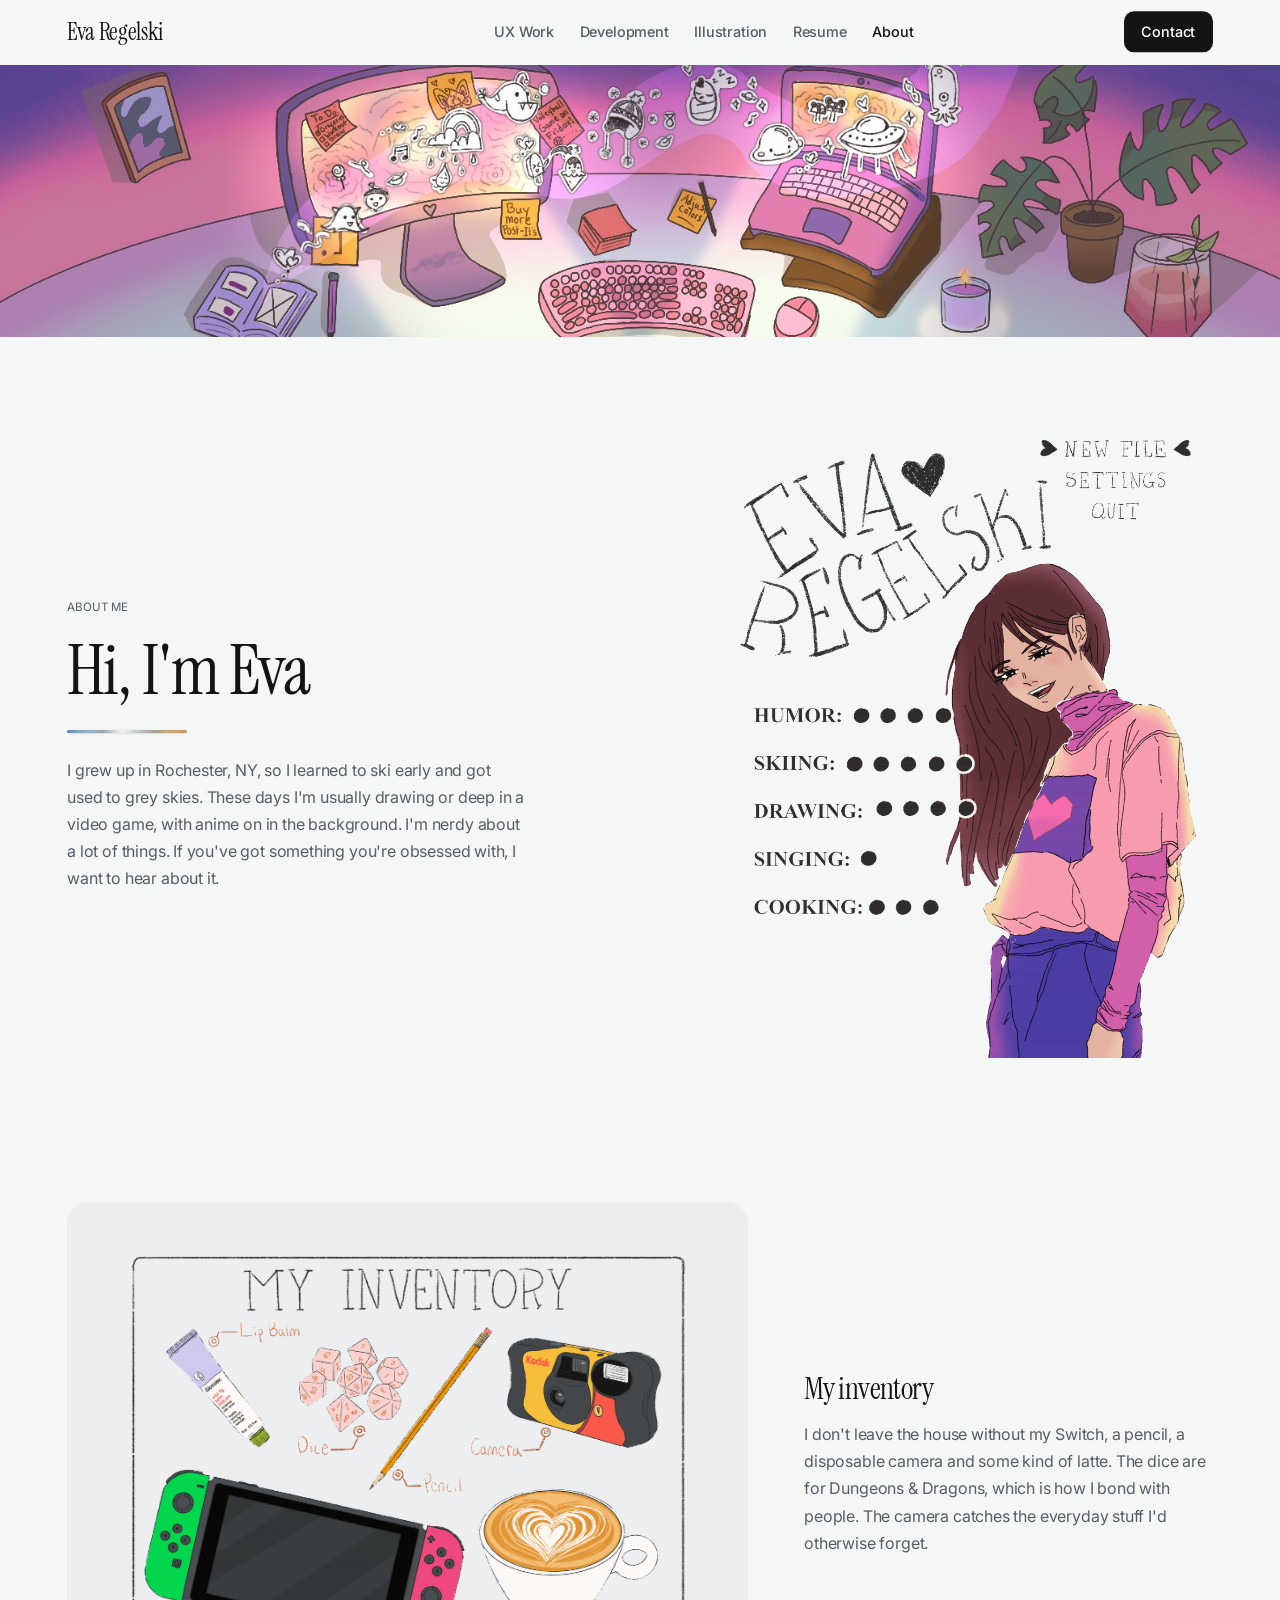
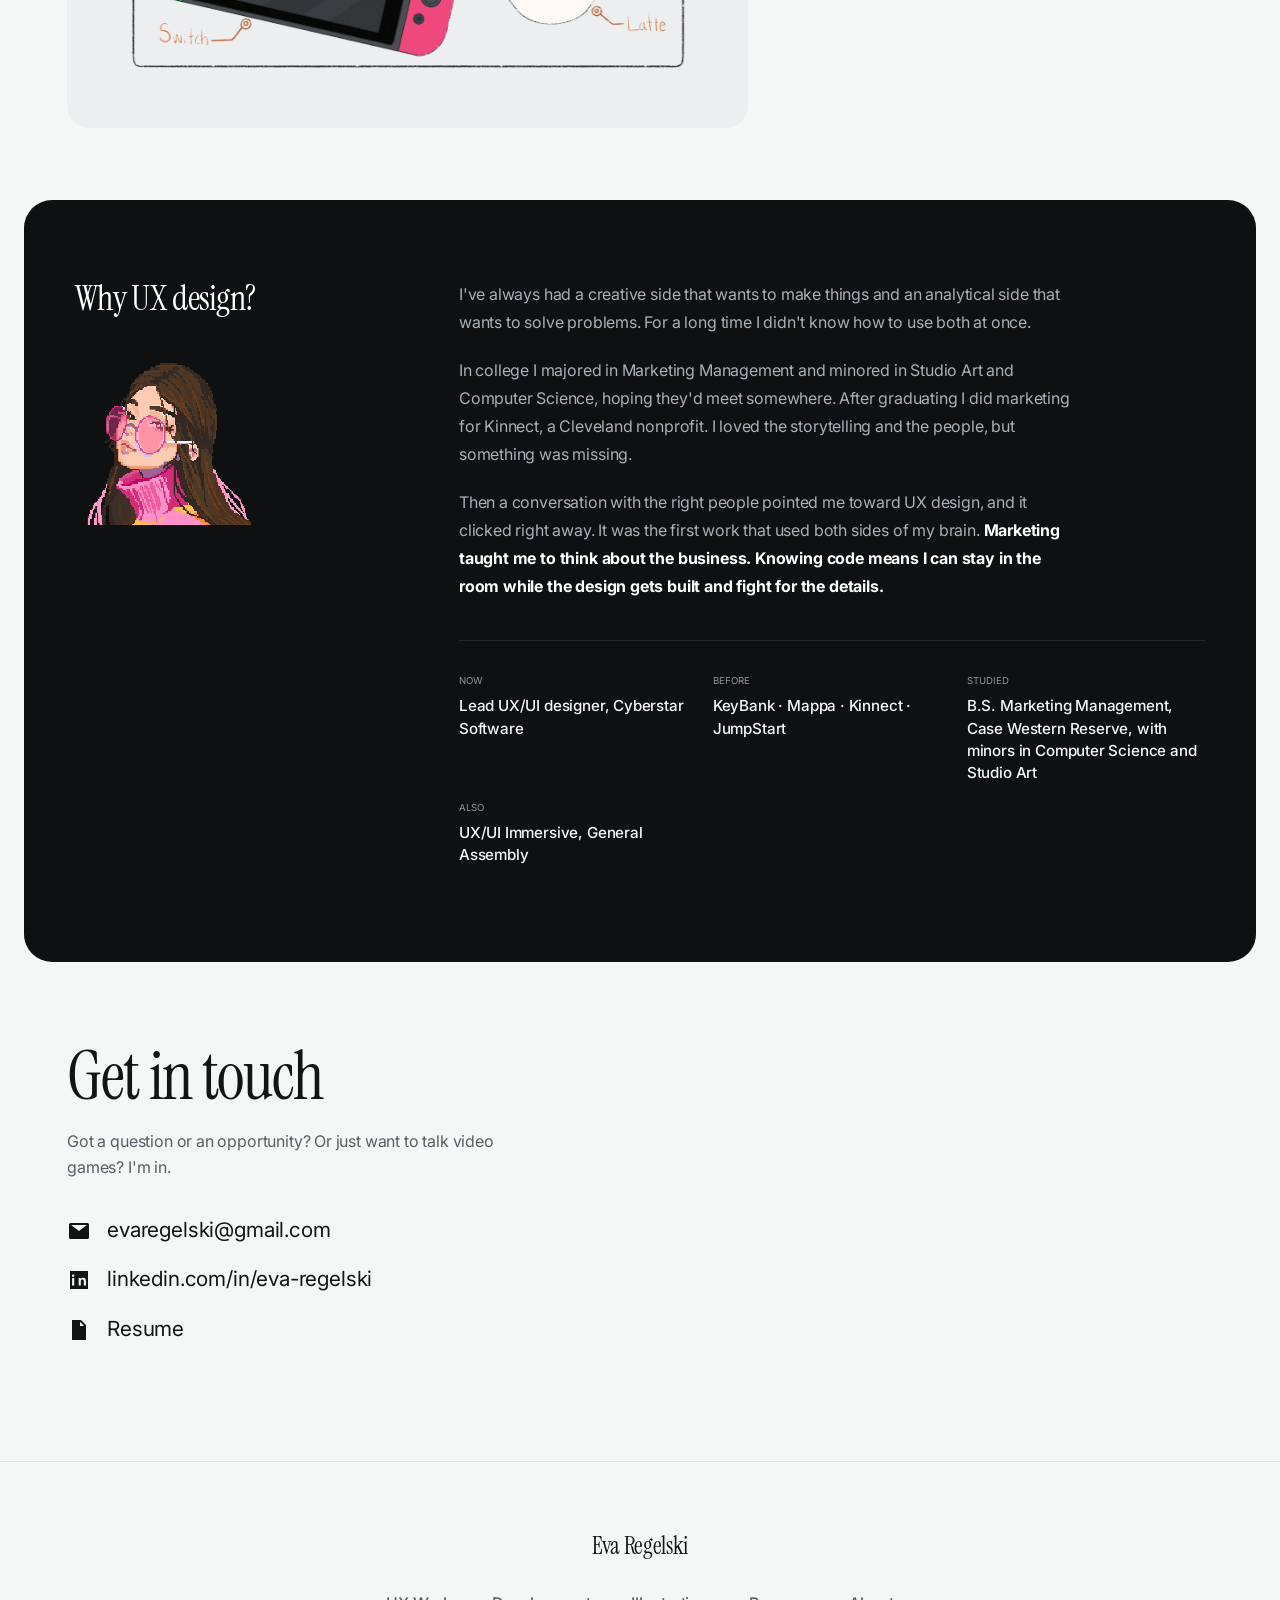
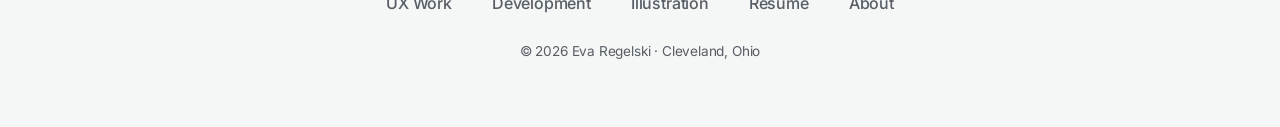
<file: about.html>
<!DOCTYPE html>
<html lang="en">
<head>
<meta charset="utf-8">
<meta name="viewport" content="width=device-width, initial-scale=1">
<title>About · Eva Regelski</title>
<meta name="description" content="Eva Regelski is a lead UX and product designer in Cleveland with roots in marketing, studio art, and programming.">
<meta property="og:title" content="About · Eva Regelski">
<meta property="og:description" content="Designer with roots in marketing, art, and programming.">
<meta property="og:image" content="https://evaregelski.github.io/assets/og-card.jpg">
<link rel="icon" href="assets/favicon.svg" type="image/svg+xml">
<link rel="icon" href="assets/favicon-32.png" sizes="32x32">
<link rel="apple-touch-icon" href="assets/apple-touch-icon.png">
<link rel="preconnect" href="https://fonts.googleapis.com">
<link rel="preconnect" href="https://fonts.gstatic.com" crossorigin>
<link href="https://fonts.googleapis.com/css2?family=Instrument+Serif:ital@0;1&family=Inter:wght@400;500;600&display=swap" rel="stylesheet">
<link rel="stylesheet" href="styles/site.css">
<link rel="stylesheet" href="styles/home.css">
<link rel="stylesheet" href="styles/theme.css">
</head>
<body>
<header class="site-bar"><div class="wrap bar__in">
  <a class="mark" href="index.html"><span class="e">E</span>va Regelski</a>
  <button class="navtoggle" type="button" aria-expanded="false" aria-controls="sitenav"><span></span><span class="visually-hidden">Menu</span></button>
  <nav id="sitenav" aria-label="Main"><ul><li><a href="work.html">UX Work</a></li><li><a href="development.html">Development</a></li><li><a href="illustration.html">Illustration</a></li><li><a href="resume.html">Resume</a></li><li><a href="about.html" aria-current="page">About</a></li><li><a href="index.html#contact">Contact</a></li></ul></nav>
</div></header>

<main>
<div class="about-banner"><img src="assets/about-banner.jpg" alt="Illustration of Eva's desk: two monitors covered in doodles and sticky notes, a pink keyboard, a candle and a monstera"></div>

<section class="intro aurora aurora--soft"><div class="wrap intro__grid">
  <div>
    <p class="eyebrow">ABOUT ME</p>
    <h1>Hi, I'm Eva</h1>
    <p>I grew up in Rochester, NY, so I learned to ski early and got used to grey skies. These days I'm usually drawing or deep in a video game, with anime on in the background. I'm nerdy about a lot of things. If you've got something you're obsessed with, I want to hear about it.</p>
  </div>
  <div class="intro__art"><img src="assets/about-character.png" alt="Illustrated character select screen of Eva with stats for humor, skiing, drawing, singing and cooking"></div>
</div></section>

<section class="inventory"><div class="wrap inventory__grid">
  <div class="inventory__frame"><img src="assets/about-inventory.png" alt="Illustrated inventory: lip balm, polyhedral dice, a pencil, a disposable camera, a Nintendo Switch and a latte"></div>
  <div>
    <h2>My inventory</h2>
    <p>I don't leave the house without my Switch, a pencil, a disposable camera and some kind of latte. The dice are for Dungeons &amp; Dragons, which is how I bond with people. The camera catches the everyday stuff I'd otherwise forget.</p>
  </div>
</div></section>

<section class="why"><div class="wrap why__grid">
  <div>
    <h2>Why UX design?</h2>
    <img class="pixel" src="assets/about-pixel.png" alt="">
  </div>
  <div>
    <p>I've always had a creative side that wants to make things and an analytical side that wants to solve problems. For a long time I didn't know how to use both at once.</p>
    <p>In college I majored in Marketing Management and minored in Studio Art and Computer Science, hoping they'd meet somewhere. After graduating I did marketing for Kinnect, a Cleveland nonprofit. I loved the storytelling and the people, but something was missing.</p>
    <p>Then a conversation with the right people pointed me toward UX design, and it clicked right away. It was the first work that used both sides of my brain. <strong>Marketing taught me to think about the business. Knowing code means I can stay in the room while the design gets built and fight for the details.</strong></p>
    <dl class="facts">
      <div><dt>NOW</dt><dd>Lead UX/UI designer, Cyberstar Software</dd></div>
      <div><dt>BEFORE</dt><dd>KeyBank · Mappa · Kinnect · JumpStart</dd></div>
      <div><dt>STUDIED</dt><dd>B.S. Marketing Management, Case Western Reserve, with minors in Computer Science and Studio Art</dd></div>
      <div><dt>ALSO</dt><dd>UX/UI Immersive, General Assembly</dd></div>
    </dl>
  </div>
</div></section>

<section class="contact" id="contact"><div class="wrap">
  <h2>Get in touch</h2>
  <p>Got a question or an opportunity? Or just want to talk video games? I'm in.</p>
  <ul class="contactlist">
    <li><a href="mailto:evaregelski@gmail.com"><svg class="ic" width="24" height="24" viewBox="0 0 24 24" fill="currentColor" aria-hidden="true"><path d="M2 5.5A1.5 1.5 0 013.5 4h17A1.5 1.5 0 0122 5.5v13a1.5 1.5 0 01-1.5 1.5h-17A1.5 1.5 0 012 18.5zM4.2 6l7.8 6 7.8-6z"/></svg><span class="label">evaregelski@gmail.com</span></a></li>
    <li><a href="https://www.linkedin.com/in/eva-regelski" target="_blank" rel="noopener"><svg class="ic" width="24" height="24" viewBox="0 0 24 24" fill="currentColor" aria-hidden="true"><path d="M3 3h18v18H3zm4.2 14.4V9.9H5.1v7.5zM6.15 8.9a1.2 1.2 0 100-2.4 1.2 1.2 0 000 2.4zM19 17.4v-4.3c0-2.3-1.2-3.4-2.9-3.4-1.3 0-1.9.7-2.3 1.3V9.9h-2.1v7.5h2.1v-4.2c0-1.1.6-1.7 1.5-1.7.8 0 1.5.5 1.5 1.7v4.2z"/></svg><span class="label">linkedin.com/in/eva-regelski</span></a></li>
    <li><a href="resume.html"><svg class="ic" width="24" height="24" viewBox="0 0 24 24" fill="currentColor" aria-hidden="true"><path d="M5 2h9l5 5v15H5zm8 1.8V8h4.2zM7.8 11h8.4v1.6H7.8zm0 3.2h8.4v1.6H7.8zm0 3.2h5.6V19H7.8z"/></svg><span class="label">Resume</span></a></li>
  </ul>
</div></section>
</main>

<footer class="site-foot"><div class="wrap foot__in">
  <p class="foot__mark"><span class="e">E</span>va Regelski</p>
  <nav aria-label="Footer"><ul>
    <li><a href="work.html">UX Work</a></li><li><a href="development.html">Development</a></li>
    <li><a href="illustration.html">Illustration</a></li><li><a href="resume.html">Resume</a></li><li><a href="about.html">About</a></li>
  </ul></nav>
  <p class="foot__fine">© <span data-year>2026</span> Eva Regelski · Cleveland, Ohio</p>
</div></footer>
<script src="js/site.js"></script>
<script>document.querySelectorAll('[data-year]').forEach(function(e){e.textContent=new Date().getFullYear()});</script>
</body>
</html>
</file>
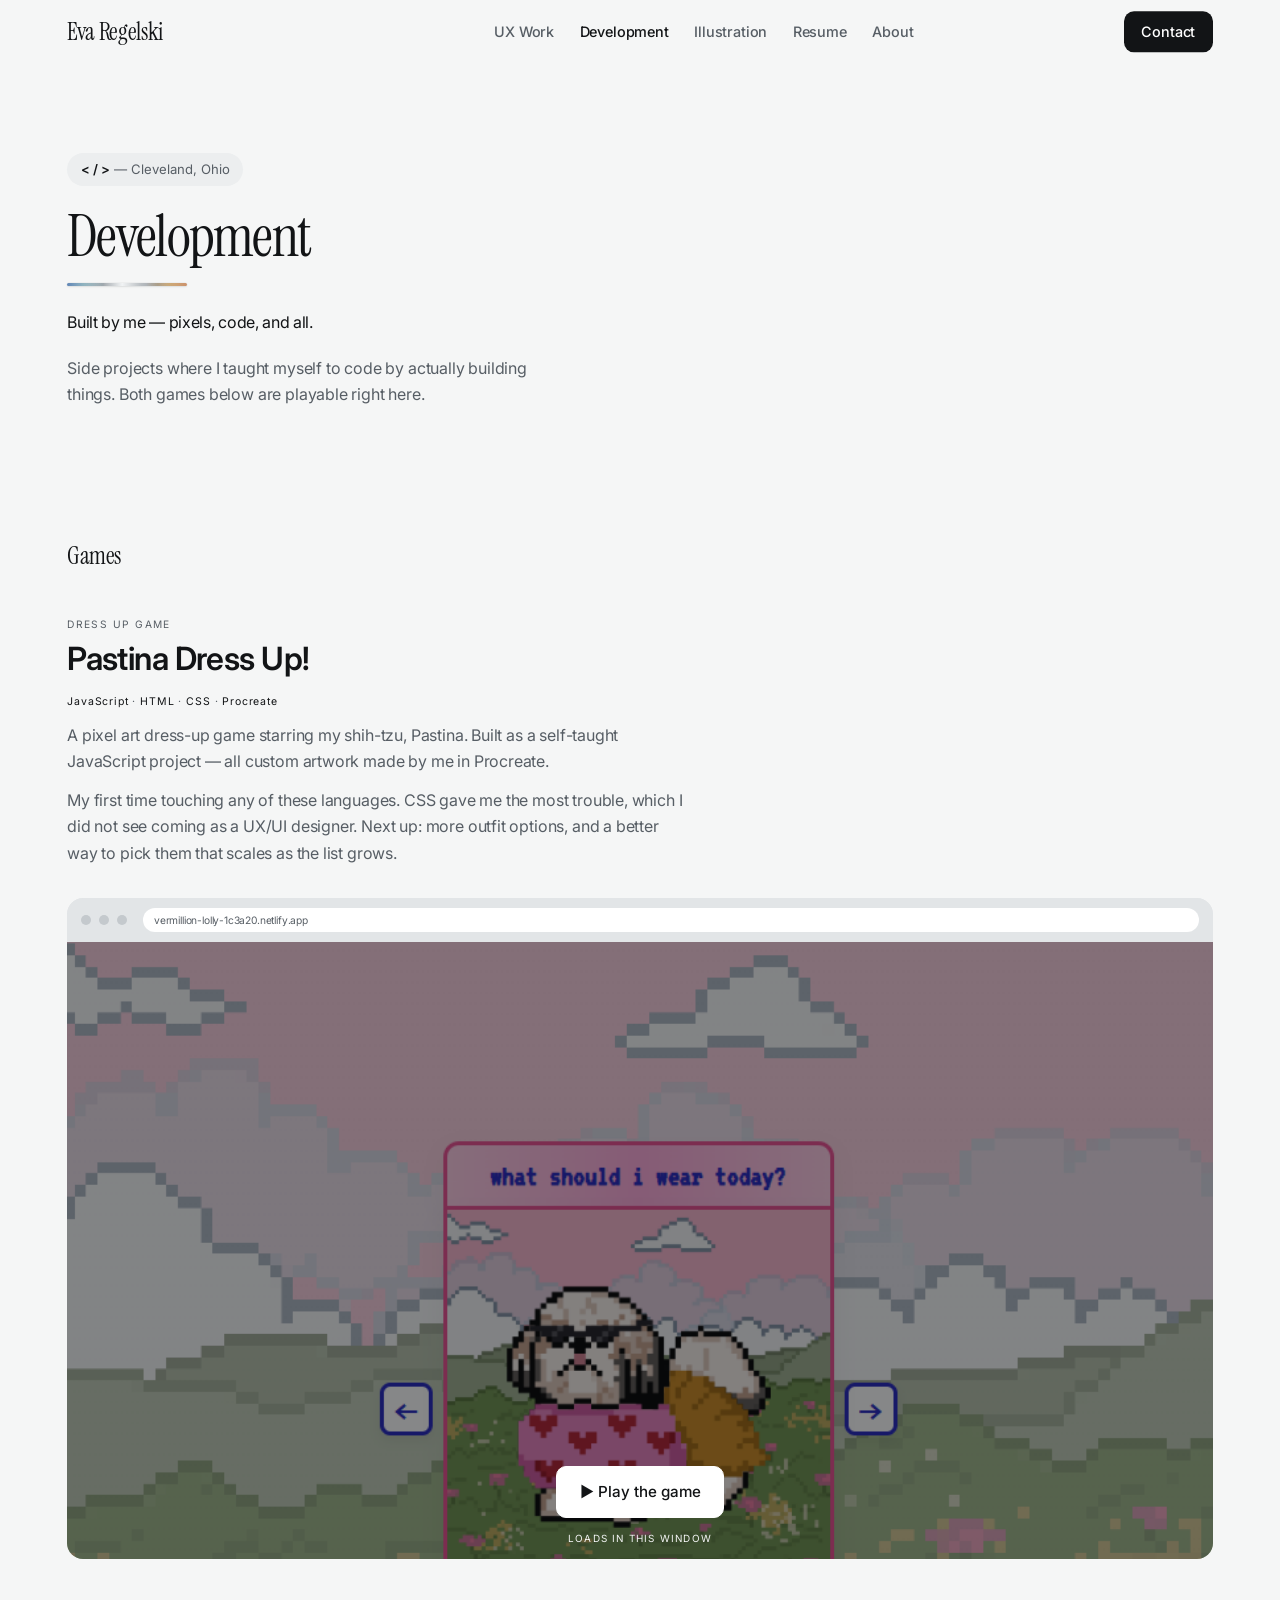
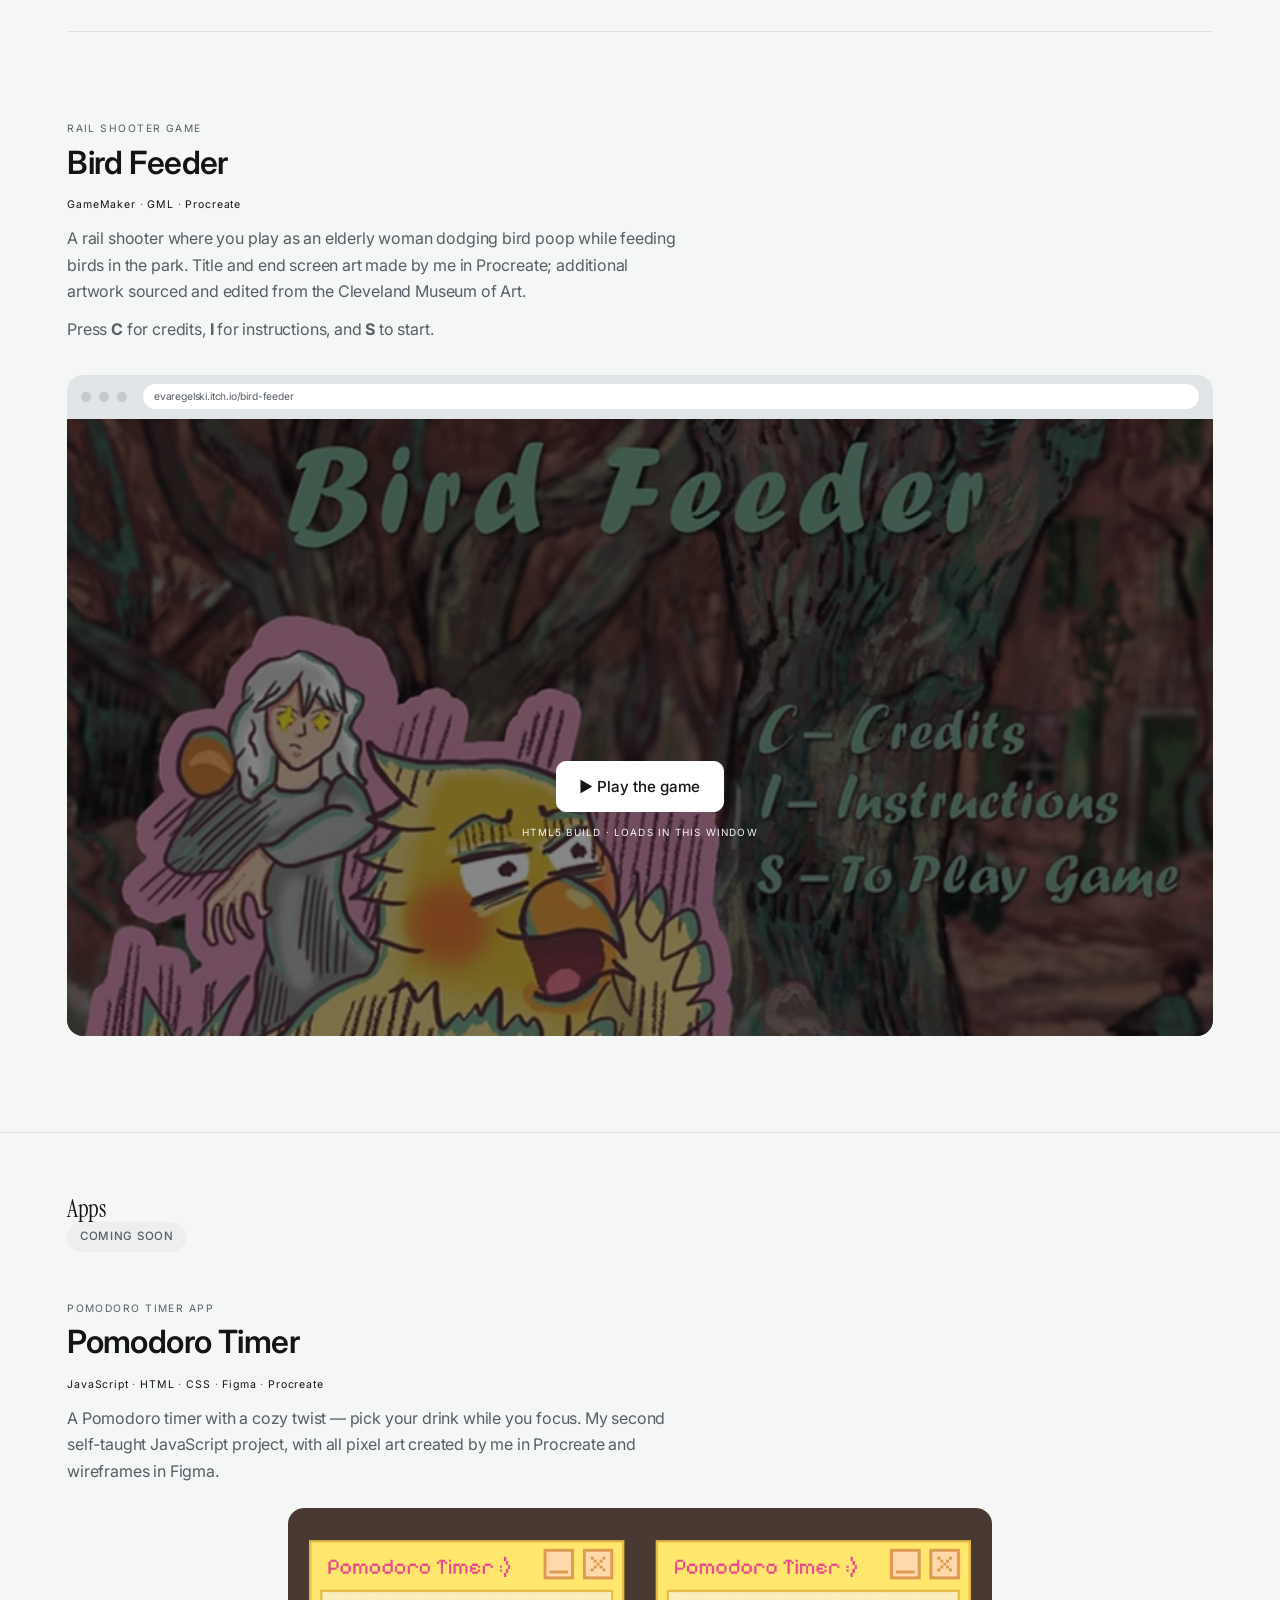
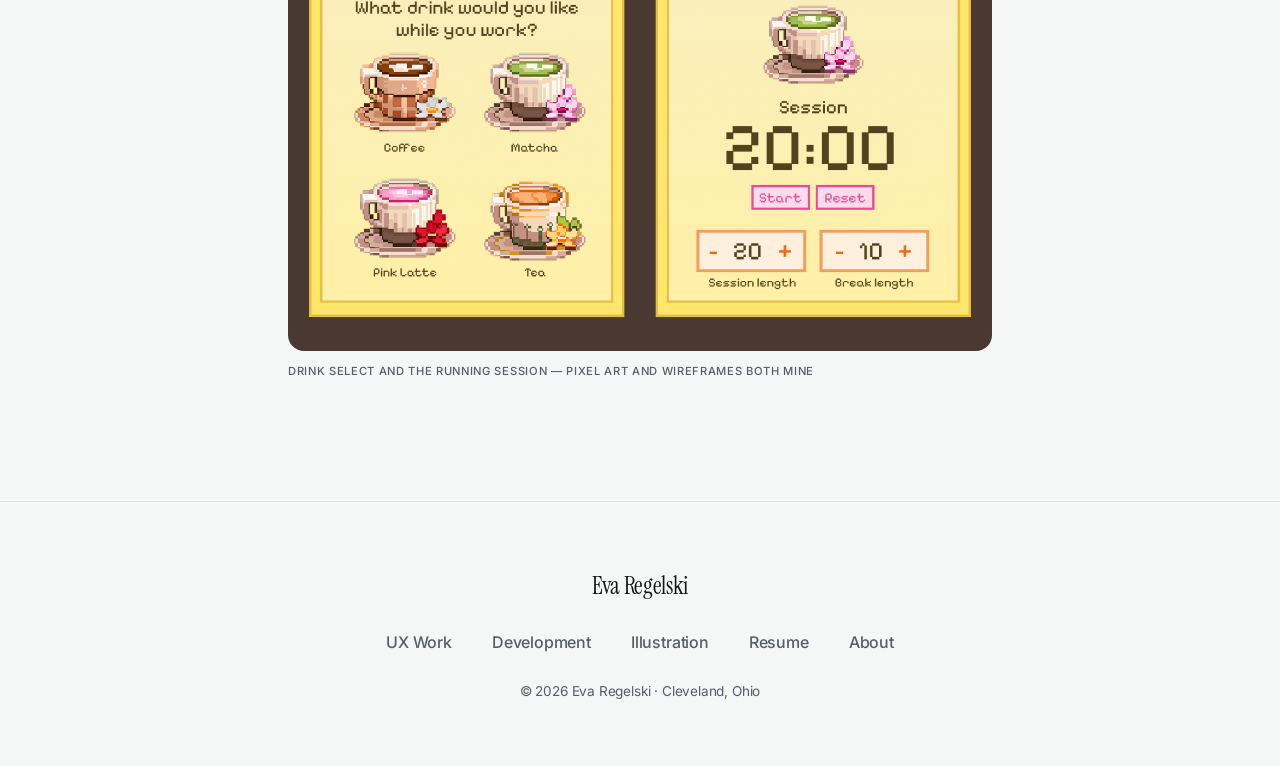
<file: development.html>
<!DOCTYPE html>
<html lang="en">
<head>
<meta charset="utf-8">
<meta name="viewport" content="width=device-width, initial-scale=1">
<title>Development · Eva Regelski</title>
<meta name="description" content="Side projects where Eva Regelski taught herself to code by building things — a pixel art dress-up game, a rail shooter, and a Pomodoro timer.">
<meta property="og:title" content="Development · Eva Regelski">
<meta property="og:description" content="Built by me — pixels, code, and all.">
<meta property="og:image" content="https://evaregelski.github.io/assets/og-card.jpg">
<link rel="icon" href="assets/favicon.svg" type="image/svg+xml">
<link rel="icon" href="assets/favicon-32.png" sizes="32x32">
<link rel="apple-touch-icon" href="assets/apple-touch-icon.png">
<link rel="preconnect" href="https://fonts.googleapis.com">
<link rel="preconnect" href="https://fonts.gstatic.com" crossorigin>
<link href="https://fonts.googleapis.com/css2?family=Instrument+Serif:ital@0;1&family=Inter:wght@400;500;600&display=swap" rel="stylesheet">
<link rel="stylesheet" href="styles/site.css">
<link rel="stylesheet" href="styles/home.css">
<link rel="stylesheet" href="styles/development.css">
<link rel="stylesheet" href="styles/theme.css">
</head>
<body>
<header class="site-bar"><div class="wrap bar__in">
  <a class="mark" href="index.html"><span class="e">E</span>va Regelski</a>
  <button class="navtoggle" type="button" aria-expanded="false" aria-controls="sitenav"><span></span><span class="visually-hidden">Menu</span></button>
  <nav id="sitenav" aria-label="Main"><ul><li><a href="work.html">UX Work</a></li><li><a href="development.html" aria-current="page">Development</a></li><li><a href="illustration.html">Illustration</a></li><li><a href="resume.html">Resume</a></li><li><a href="about.html">About</a></li><li><a href="index.html#contact">Contact</a></li></ul></nav>
</div></header>

<main>
<section class="home-hero grid-bg aurora"><div class="wrap">
  <p class="eyebrow"><b>&lt; / &gt;</b> — Cleveland, Ohio</p>
  <h1 style="font-size:clamp(2.2rem,5vw,3.6rem);font-weight:600;letter-spacing:-.03em">Development</h1>
  <p class="lede">Built by me — pixels, code, and all.</p>
  <p class="sub">Side projects where I taught myself to code by actually building things. Both games below are playable right here.</p>
</div></section>

<section class="dev-sec"><div class="wrap">
  <h2>Games</h2>

  <article class="proj">
    <p class="proj__kind">DRESS UP GAME</p>
    <h3 class="proj__title">Pastina Dress Up!</h3>
    <p class="proj__stack"><b>JavaScript</b> · <b>HTML</b> · <b>CSS</b> · <b>Procreate</b></p>
    <p>A pixel art dress-up game starring my shih-tzu, Pastina. Built as a self-taught JavaScript project — all custom artwork made by me in Procreate.</p>
    <p>My first time touching any of these languages. CSS gave me the most trouble, which I did not see coming as a UX/UI designer. Next up: more outfit options, and a better way to pick them that scales as the list grows.</p>

    <div class="proto">
      <div class="proto__bar"><i></i><i></i><i></i><span class="proto__url">vermillion-lolly-1c3a20.netlify.app</span></div>
      <div class="proto__frame proto__frame--game">
        <button class="play" data-play="https://vermillion-lolly-1c3a20.netlify.app/" data-title="Pastina Dress Up — playable game">
          <img src="assets/dev/pastina-cover.png" alt="Pastina Dress Up — a pixel art shih-tzu in a pink heart sweater standing in a flowered field, with Tops, Bottoms and Accessories controls">
          <span class="play__veil">
            <span class="play__btn">▶ Play the game</span>
            <span class="play__note">LOADS IN THIS WINDOW</span>
          </span>
        </button>
      </div>
      <div class="proto__foot">
        <span>FIRST JAVASCRIPT PROJECT — ALL PIXEL ART IN PROCREATE</span>
        <span class="links" style="margin:0">
          <a class="btn-sm" href="https://github.com/evaregelski/evaregelski" target="_blank" rel="noopener">GitHub repository
            <svg width="13" height="13" viewBox="0 0 24 24" fill="none" stroke="currentColor" stroke-width="2.4" stroke-linecap="round" stroke-linejoin="round"><path d="M7 17L17 7M8 7h9v9"/></svg>
          </a>
          <a class="btn-sm" href="https://vermillion-lolly-1c3a20.netlify.app/" target="_blank" rel="noopener">Open in new tab
            <svg width="13" height="13" viewBox="0 0 24 24" fill="none" stroke="currentColor" stroke-width="2.4" stroke-linecap="round" stroke-linejoin="round"><path d="M7 17L17 7M8 7h9v9"/></svg>
          </a>
        </span>
      </div>
    </div>
  </article>

  <article class="proj">
    <p class="proj__kind">RAIL SHOOTER GAME</p>
    <h3 class="proj__title">Bird Feeder</h3>
    <p class="proj__stack"><b>GameMaker</b> · <b>GML</b> · <b>Procreate</b></p>
    <p>A rail shooter where you play as an elderly woman dodging bird poop while feeding birds in the park. Title and end screen art made by me in Procreate; additional artwork sourced and edited from the Cleveland Museum of Art.</p>
    <p>Press <b>C</b> for credits, <b>I</b> for instructions, and <b>S</b> to start.</p>

    <div class="proto">
      <div class="proto__bar"><i></i><i></i><i></i><span class="proto__url">evaregelski.itch.io/bird-feeder</span></div>
      <div class="proto__frame proto__frame--game">
        <button class="play" data-play="https://html-classic.itch.zone/html/5819218/index.html?v=1784828752" data-title="Bird Feeder — playable game">
          <img src="assets/dev/birdfeeder-cover.png" alt="Bird Feeder title screen — an illustrated woman beside a large yellow bird against a painted park background, with the keyboard controls listed">
          <span class="play__veil">
            <span class="play__btn">▶ Play the game</span>
            <span class="play__note">HTML5 BUILD · LOADS IN THIS WINDOW</span>
          </span>
        </button>
      </div>
      <div class="proto__foot">
        <span>BUILT IN GAMEMAKER · HTML5 BUILD HOSTED ON ITCH.IO</span>
        <a class="btn-sm" href="https://evaregelski.itch.io/bird-feeder" target="_blank" rel="noopener">View on itch.io
          <svg width="13" height="13" viewBox="0 0 24 24" fill="none" stroke="currentColor" stroke-width="2.4" stroke-linecap="round" stroke-linejoin="round"><path d="M7 17L17 7M8 7h9v9"/></svg>
        </a>
      </div>
    </div>
  </article>
</div></section>

<section class="dev-sec"><div class="wrap">
  <h2>Apps</h2>
  <p class="soon">COMING SOON</p>

  <article class="proj">
    <p class="proj__kind">POMODORO TIMER APP</p>
    <h3 class="proj__title">Pomodoro Timer</h3>
    <p class="proj__stack"><b>JavaScript</b> · <b>HTML</b> · <b>CSS</b> · <b>Figma</b> · <b>Procreate</b></p>
    <p>A Pomodoro timer with a cozy twist — pick your drink while you focus. My second self-taught JavaScript project, with all pixel art created by me in Procreate and wireframes in Figma.</p>

    <figure class="figure">
      <div class="shell"><img class="zoomable" data-group="dev" data-caption="Pomodoro Timer — drink select and the running session screen, both drawn as pixel art windows"
        src="assets/dev/pomodoro-screens.png" alt="Two pixel art app windows: a drink select screen offering coffee, matcha, pink latte and tea, and a session screen counting down from 20:00 with session and break length steppers" loading="lazy" decoding="async"></div>
      <figcaption>Drink select and the running session — pixel art and wireframes both mine</figcaption>
    </figure>
  </article>
</div></section>
</main>

<div class="lb" data-lb aria-hidden="true" role="dialog" aria-modal="true" aria-label="Image viewer">
  <div class="lb__top">
    <span class="lb__count" data-lb-count></span>
    <button class="lb__close" data-lb-close aria-label="Close viewer">
      <svg width="18" height="18" viewBox="0 0 24 24" fill="none" stroke="currentColor" stroke-width="2.2" stroke-linecap="round"><path d="M6 6l12 12M18 6L6 18"/></svg>
    </button>
  </div>
  <div class="lb__stage" data-lb-stage data-zoom="false"><img data-lb-img alt=""></div>
  <div class="lb__bottom">
    <span data-lb-caption></span>
    <span class="lb__nav">
      <button data-lb-prev aria-label="Previous image"><svg width="16" height="16" viewBox="0 0 24 24" fill="none" stroke="currentColor" stroke-width="2.2" stroke-linecap="round" stroke-linejoin="round"><path d="M15 5l-7 7 7 7"/></svg></button>
      <button data-lb-next aria-label="Next image"><svg width="16" height="16" viewBox="0 0 24 24" fill="none" stroke="currentColor" stroke-width="2.2" stroke-linecap="round" stroke-linejoin="round"><path d="M9 5l7 7-7 7"/></svg></button>
    </span>
  </div>
</div>

<footer class="site-foot"><div class="wrap foot__in">
  <p class="foot__mark"><span class="e">E</span>va Regelski</p>
  <nav aria-label="Footer"><ul>
    <li><a href="work.html">UX Work</a></li><li><a href="development.html">Development</a></li>
    <li><a href="illustration.html">Illustration</a></li><li><a href="resume.html">Resume</a></li><li><a href="about.html">About</a></li>
  </ul></nav>
  <p class="foot__fine">© <span data-year>2026</span> Eva Regelski · Cleveland, Ohio</p>
</div></footer>
<script src="js/site.js"></script>
<script src="js/development.js"></script>
<script>document.querySelectorAll('[data-year]').forEach(function(e){e.textContent=new Date().getFullYear()});</script>
</body>
</html>
</file>
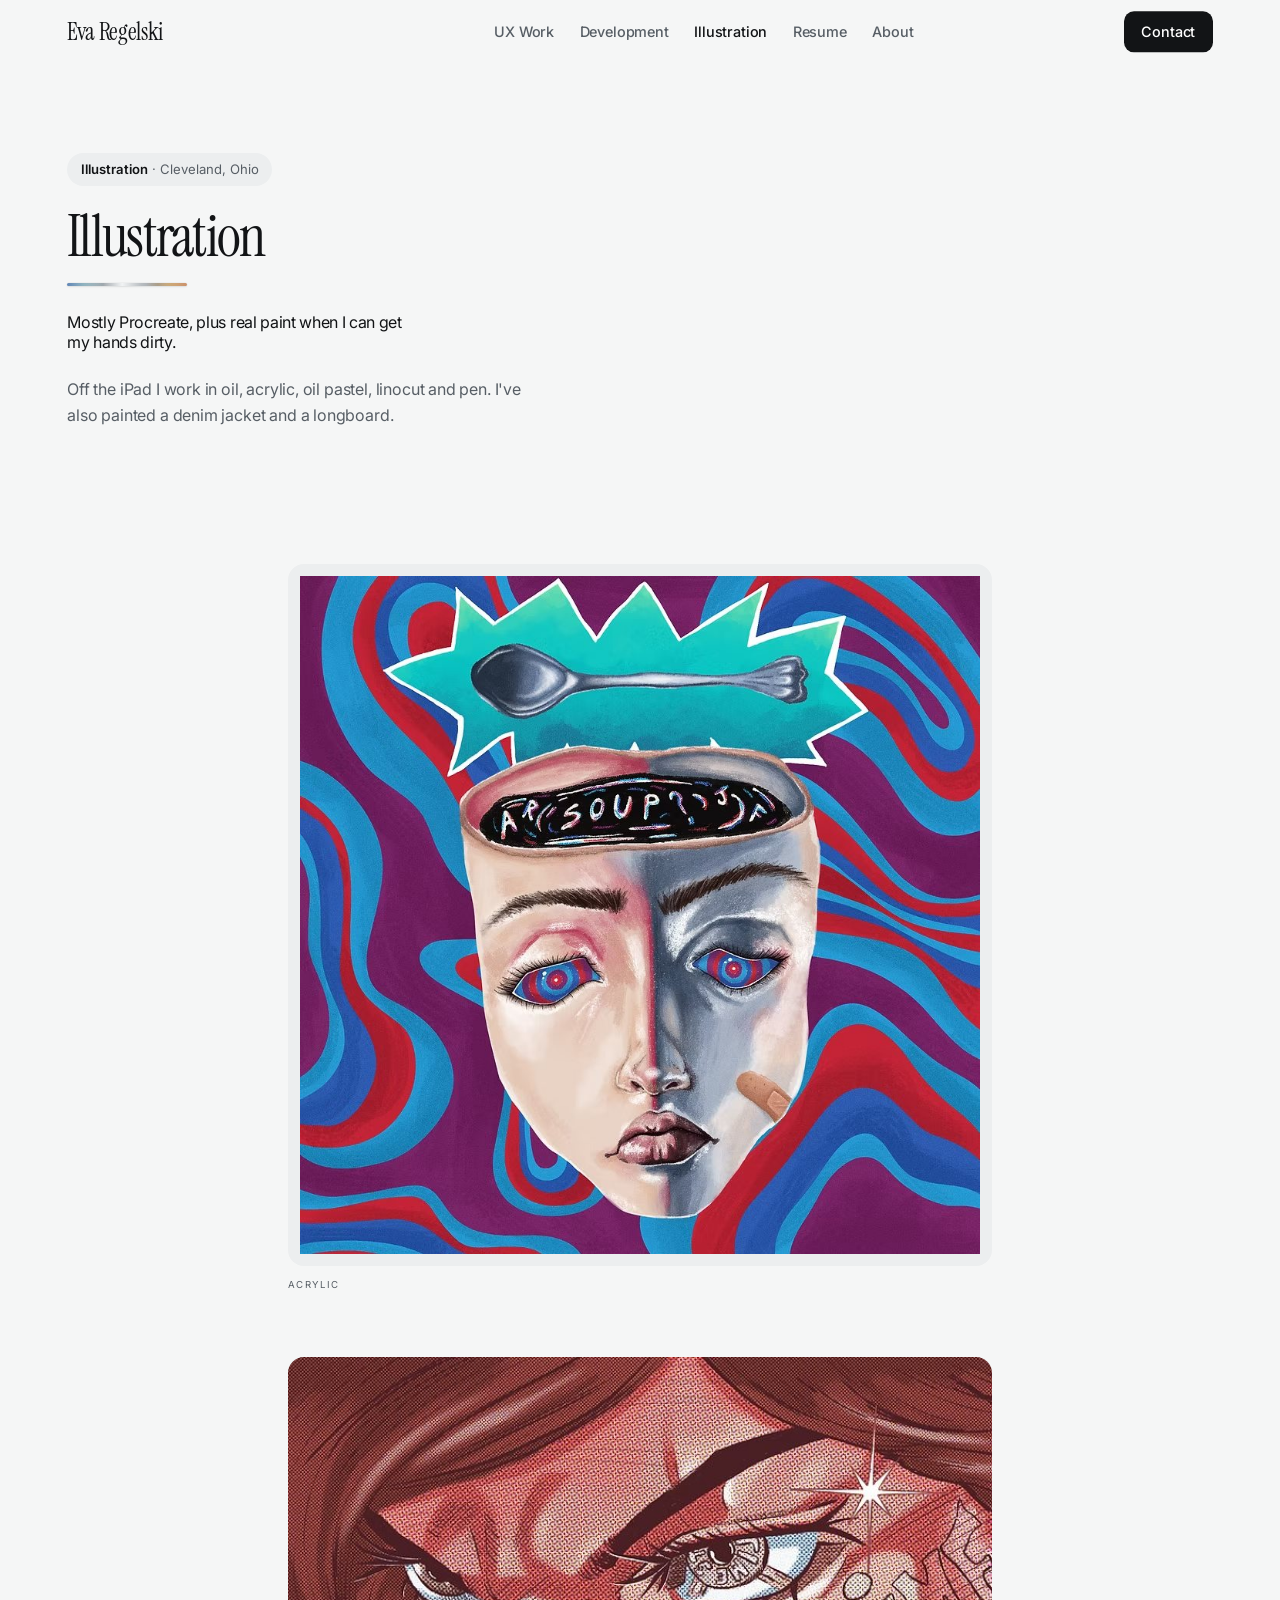
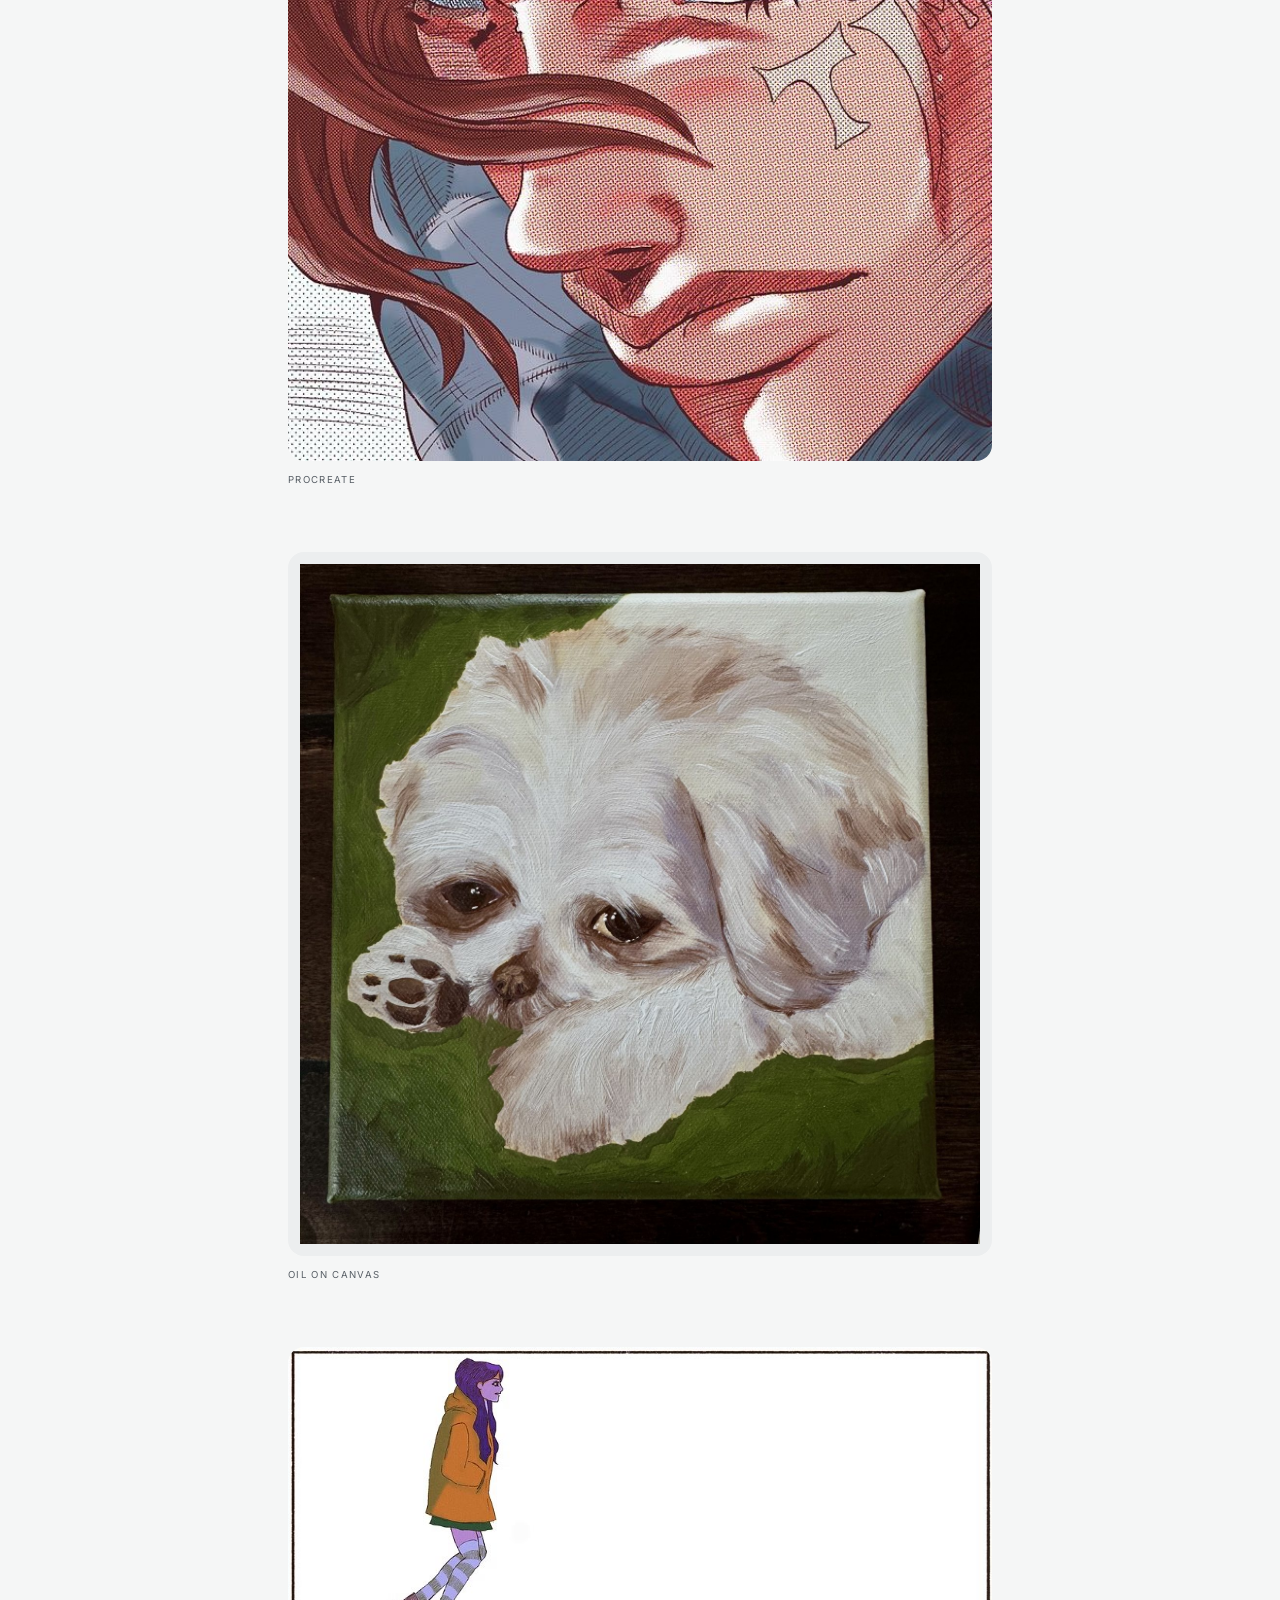
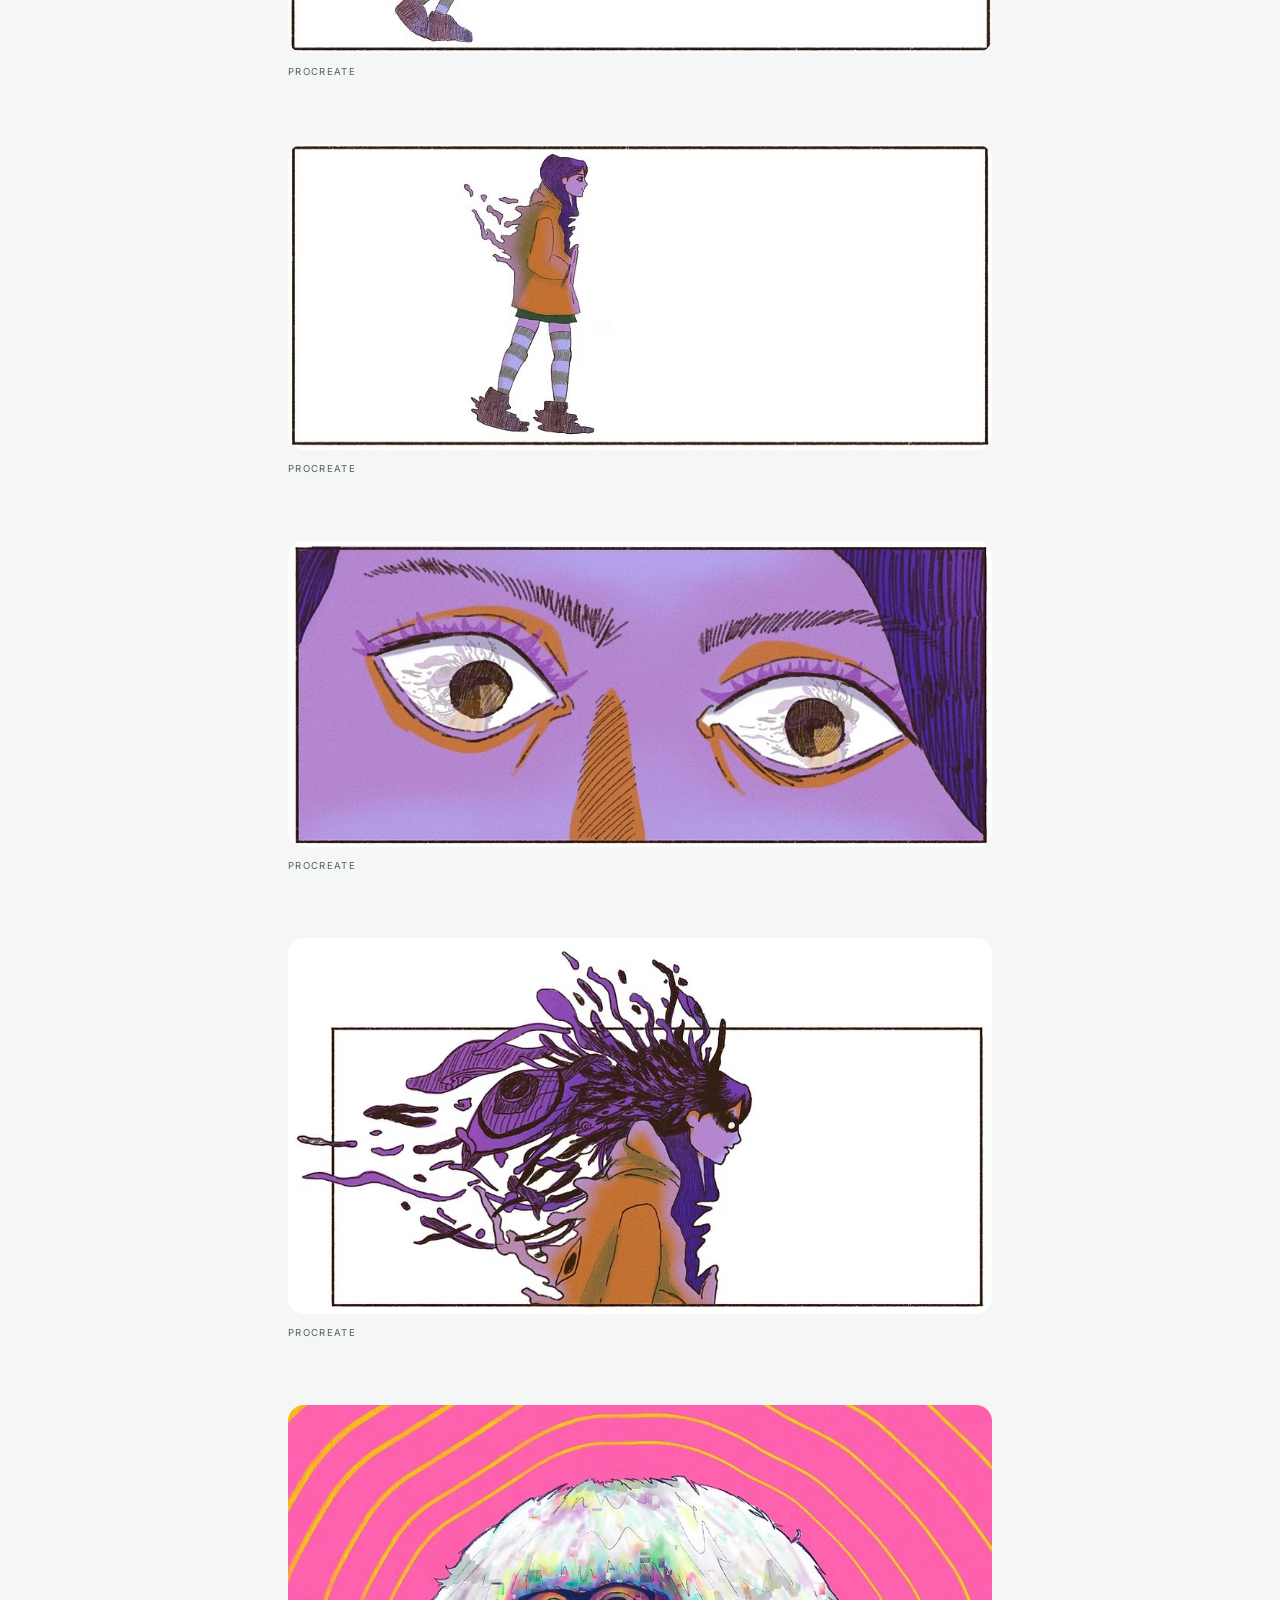
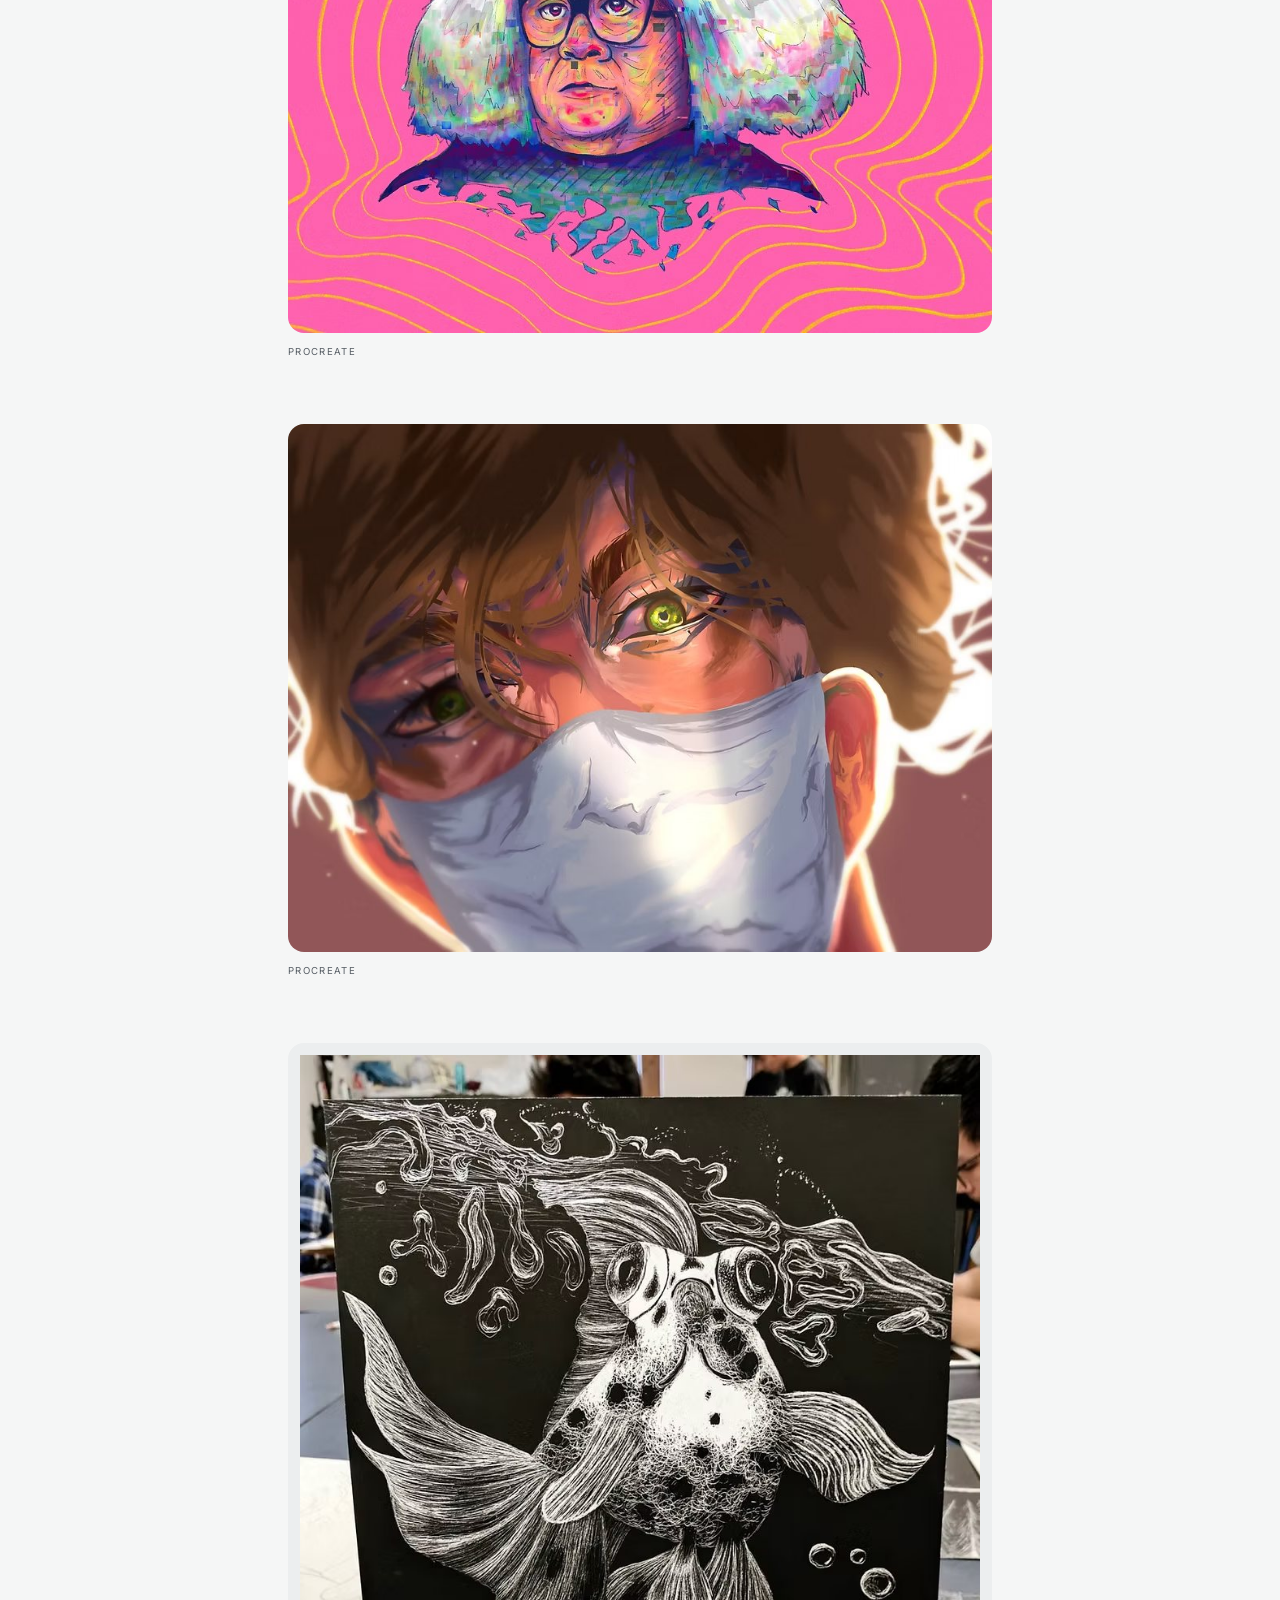
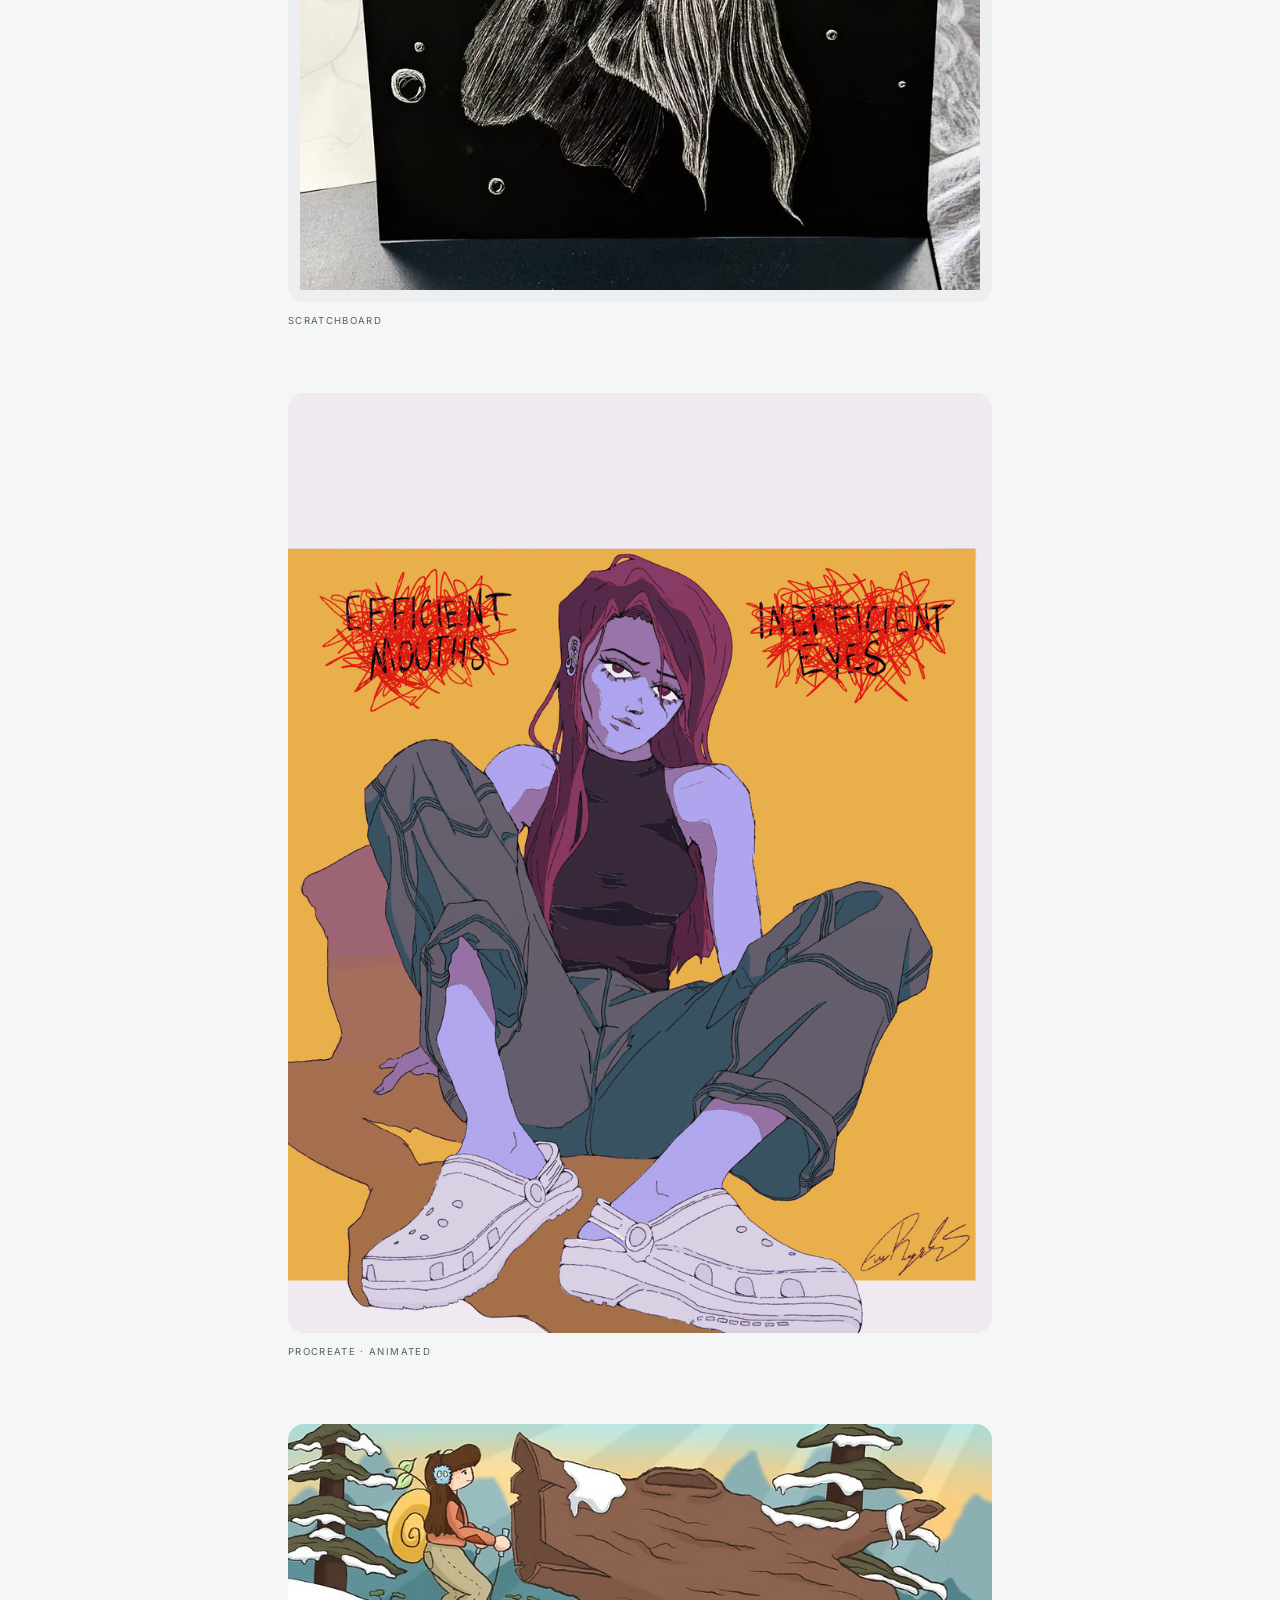
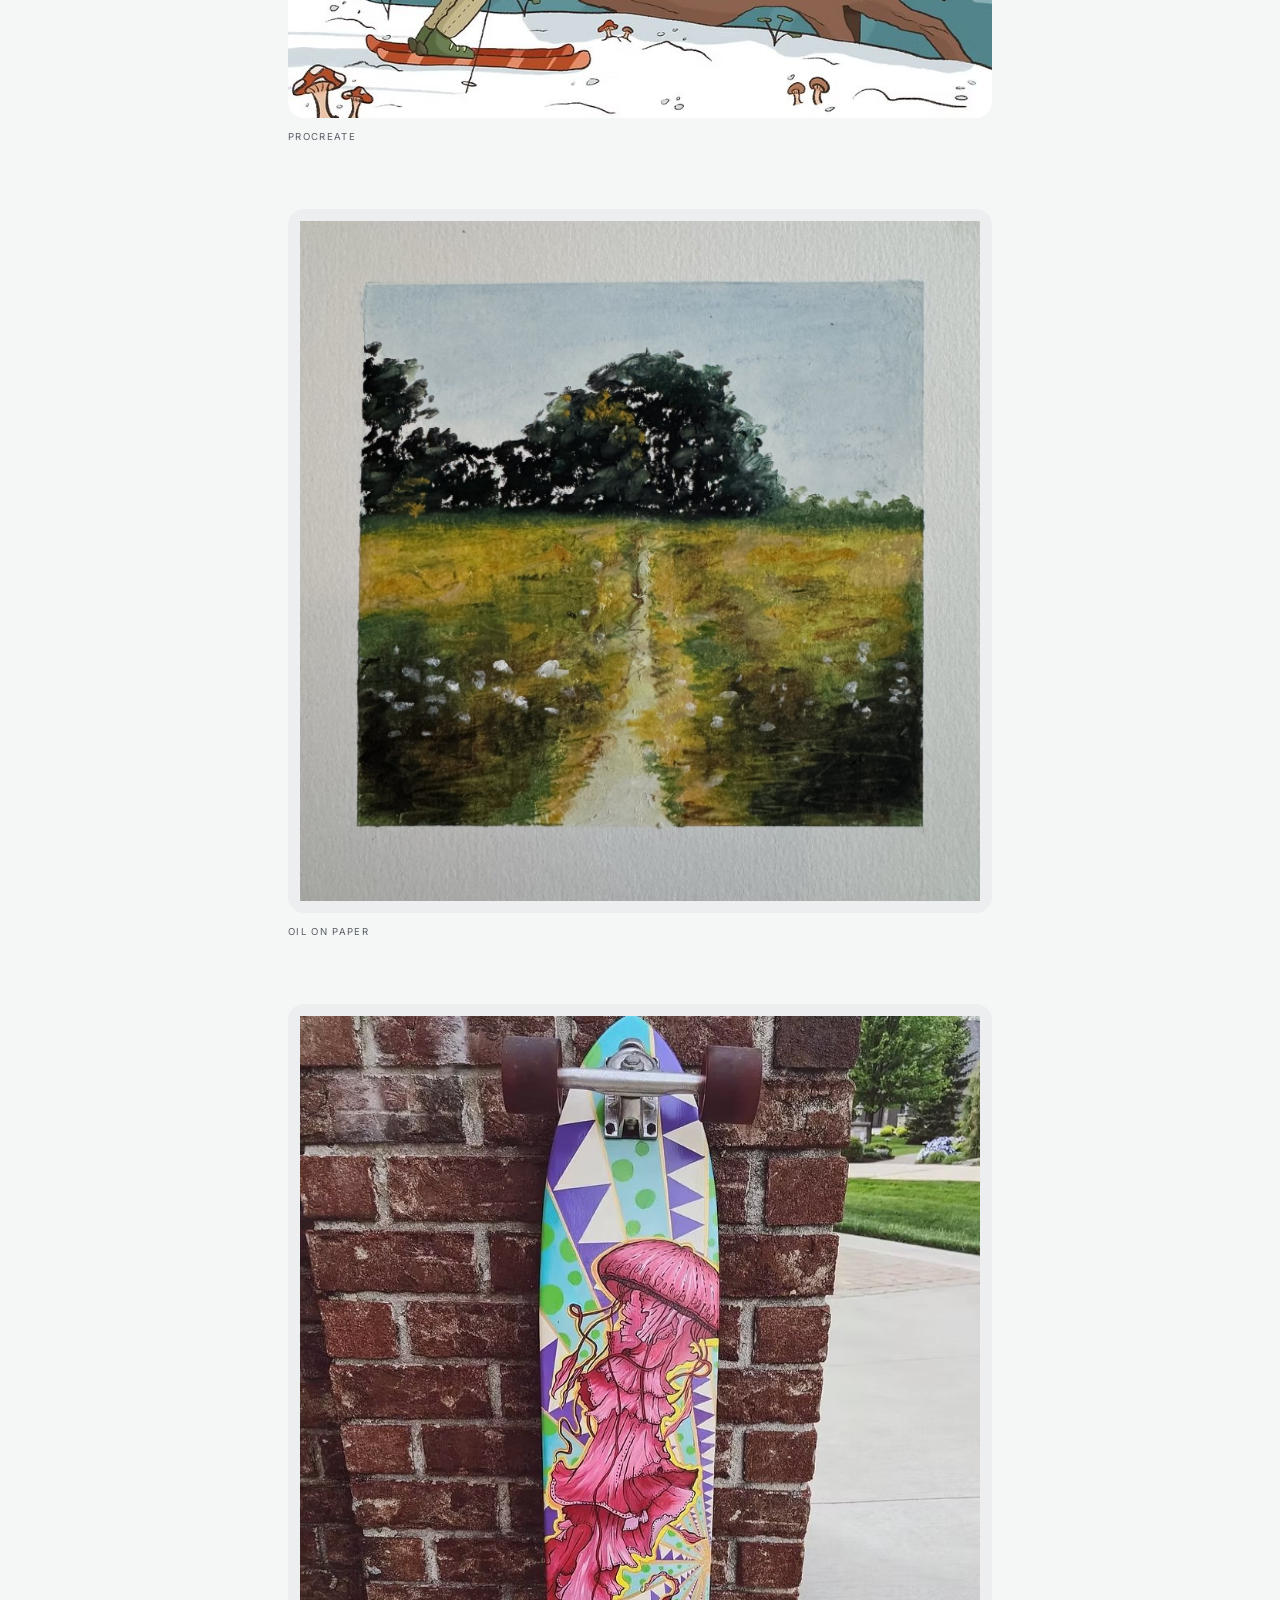
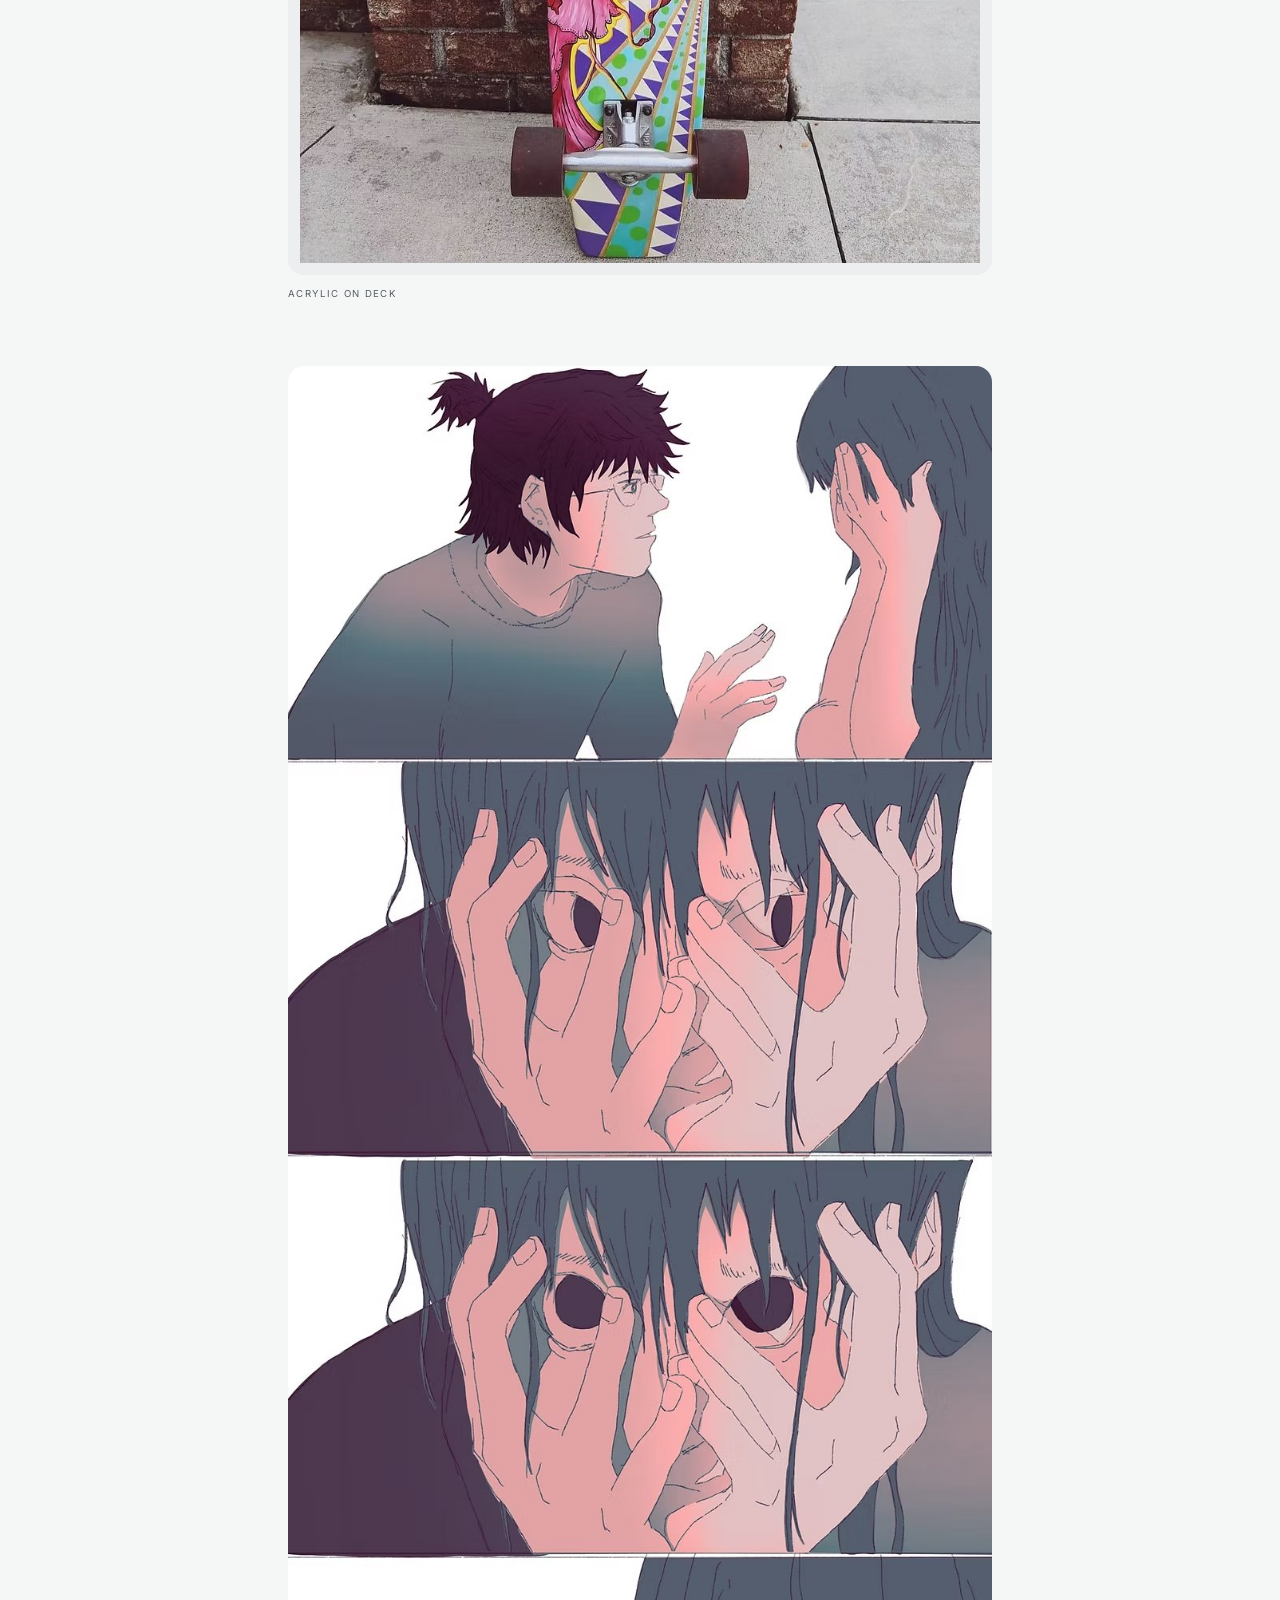
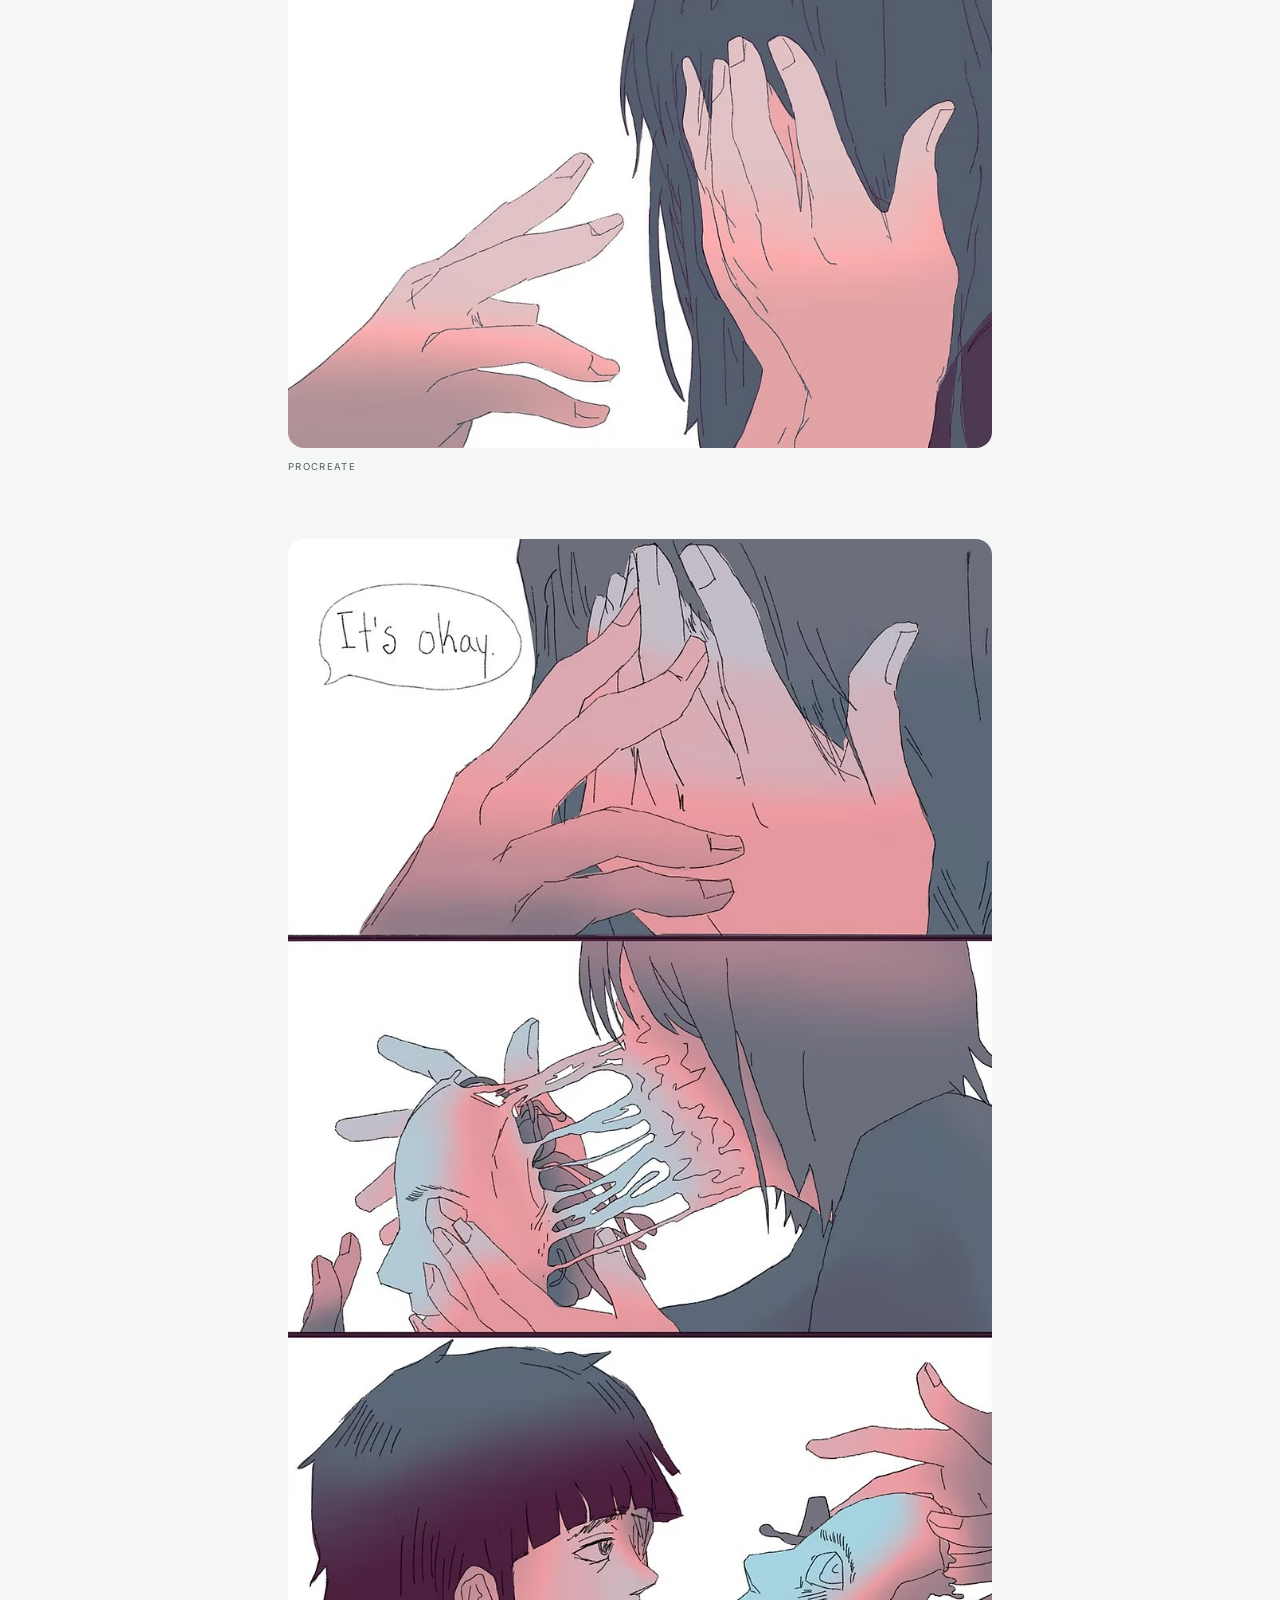
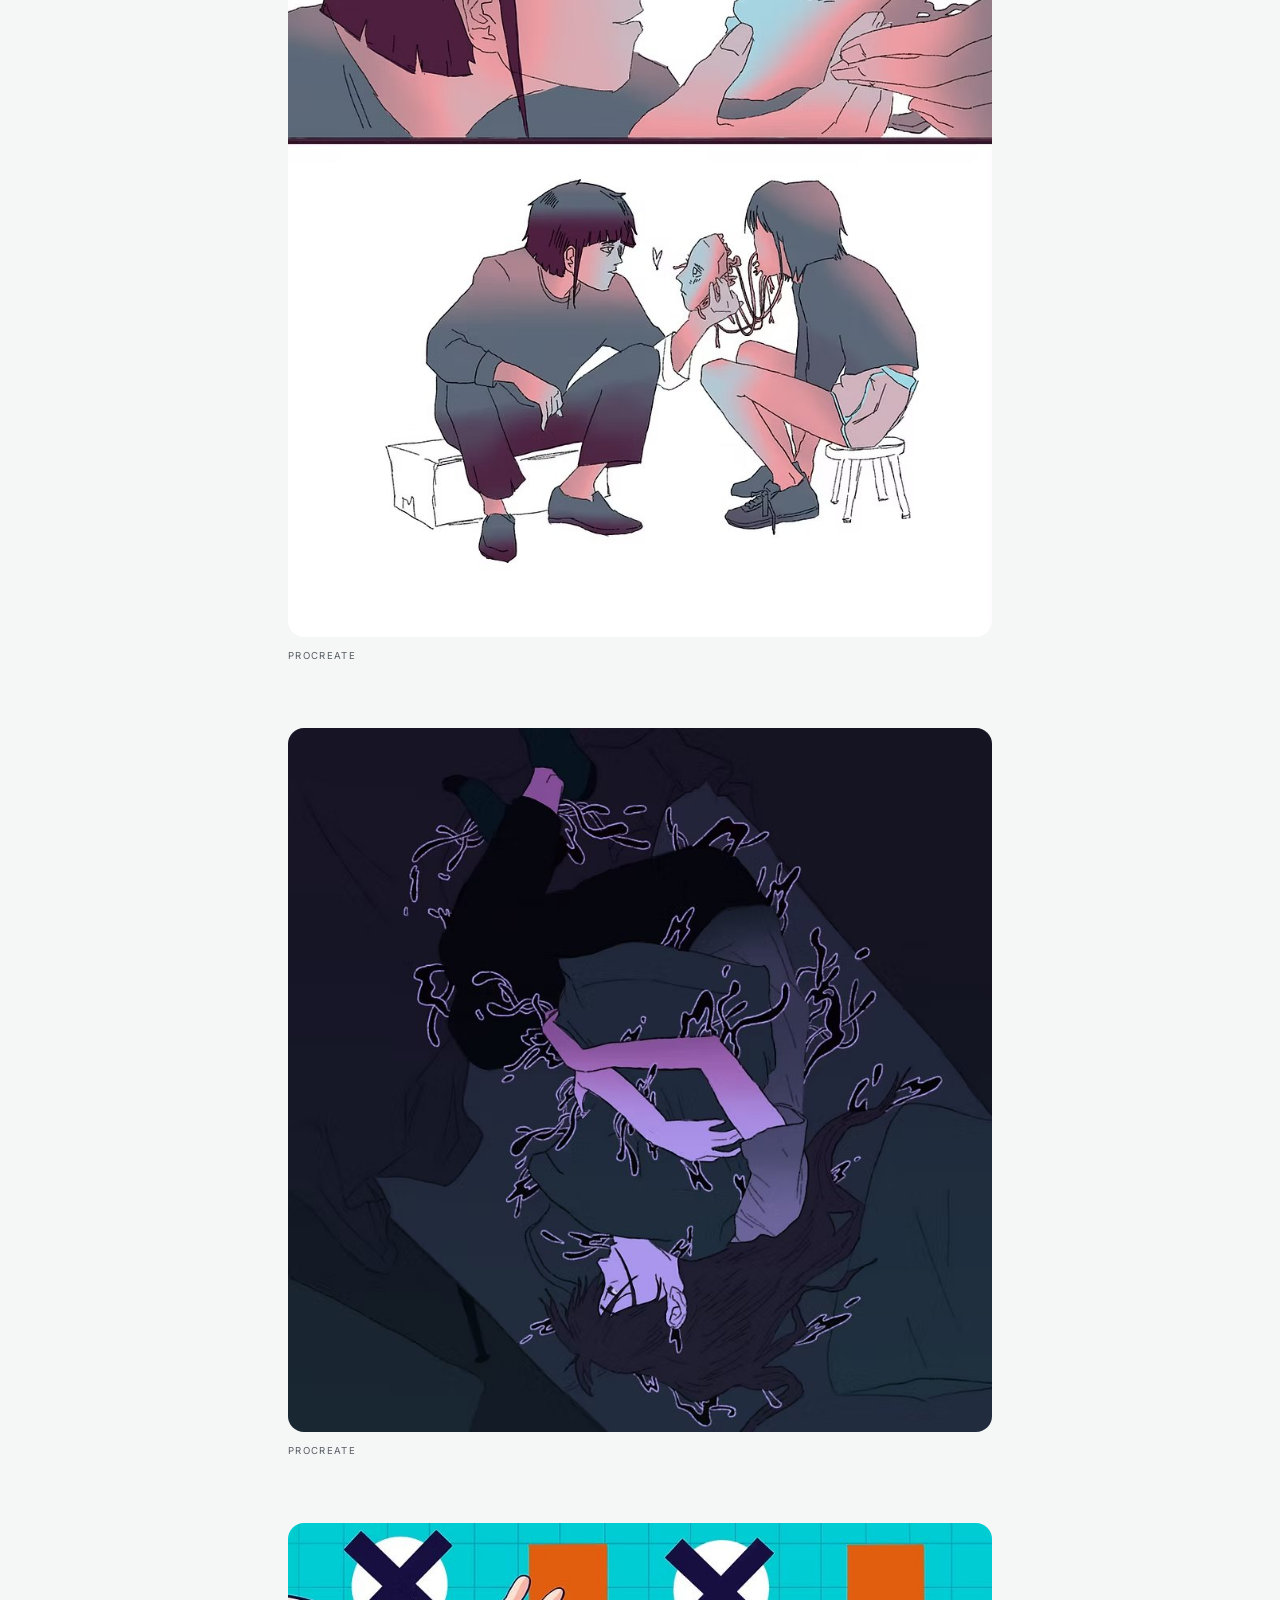
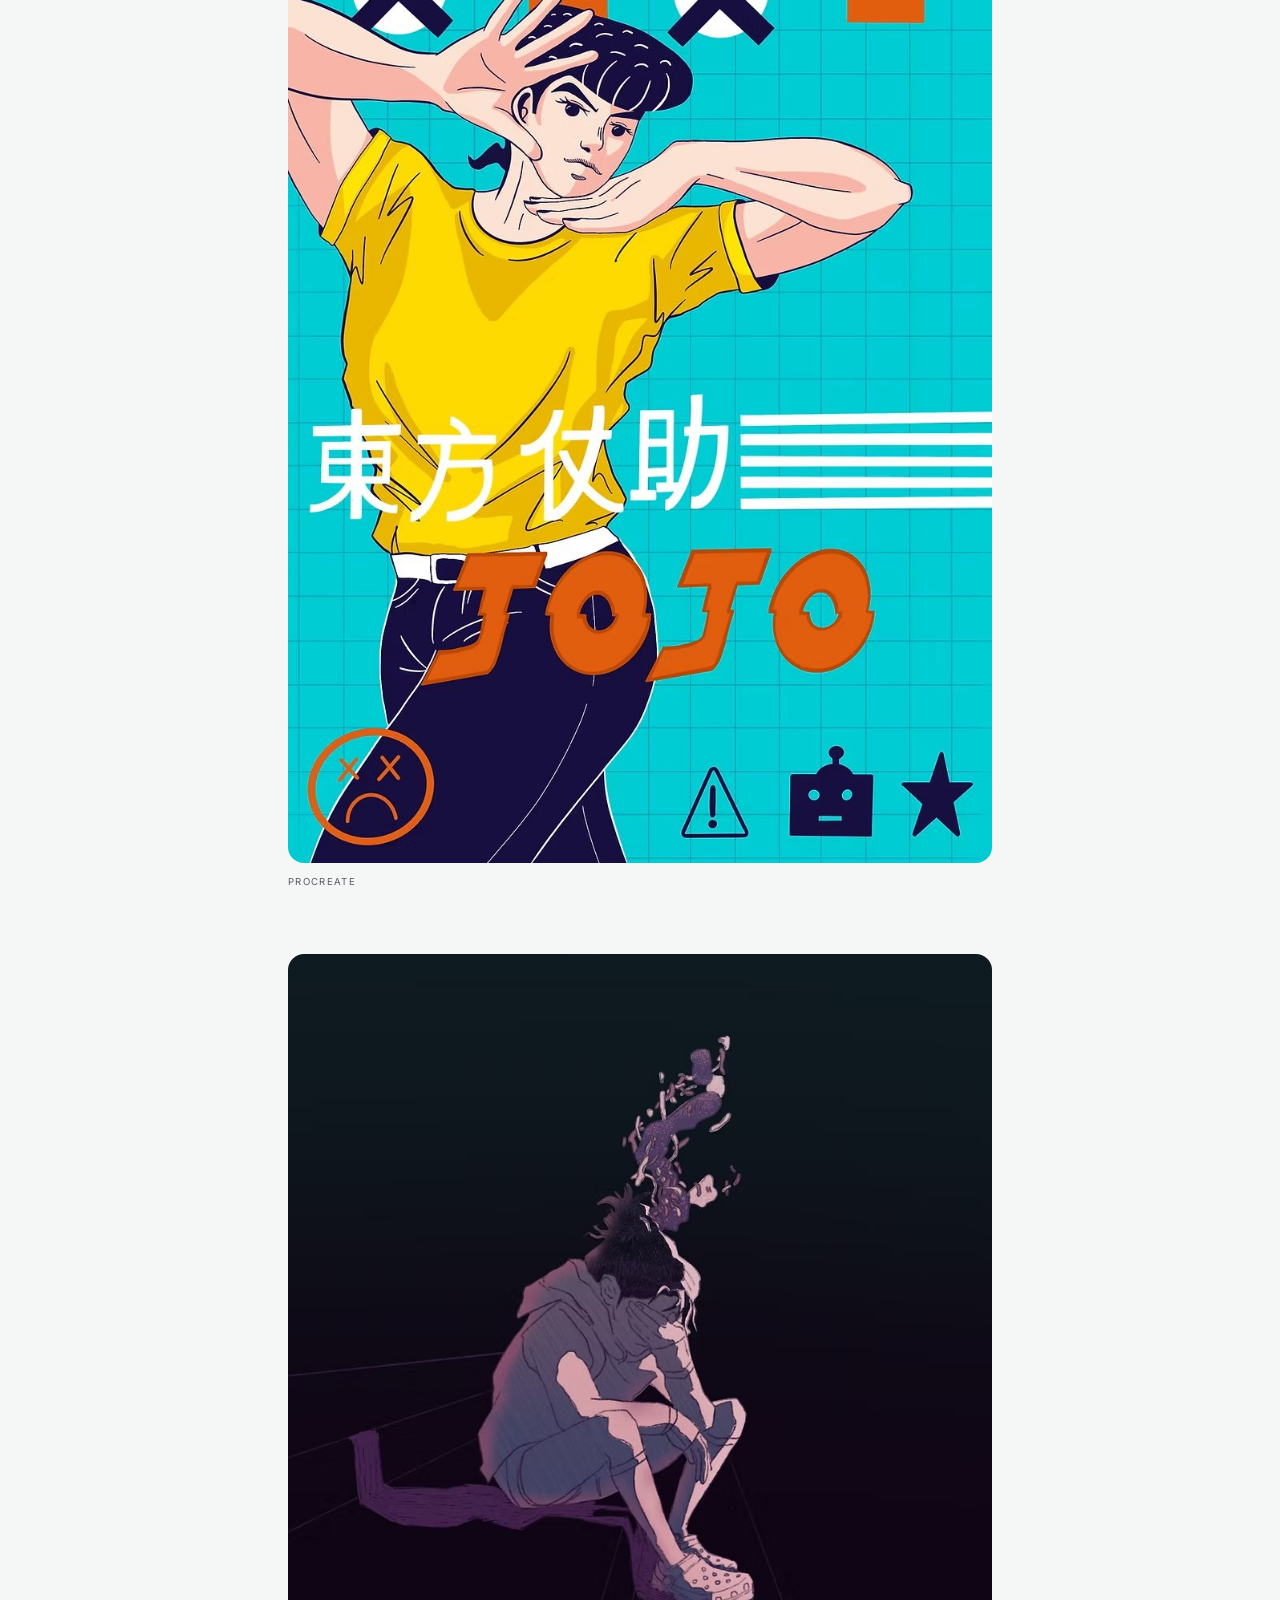
<file: illustration.html>
<!DOCTYPE html>
<html lang="en">
<head>
<meta charset="utf-8">
<meta name="viewport" content="width=device-width, initial-scale=1">
<title>Illustration · Eva Regelski</title>
<meta name="description" content="Illustration by Eva Regelski, mostly in Procreate, plus oil, acrylic, oil pastel, linocut and pen.">
<meta property="og:title" content="Illustration · Eva Regelski">
<meta property="og:description" content="Digital work in Procreate alongside oil, acrylic, oil pastel, linocut and pen.">
<meta property="og:image" content="https://evaregelski.github.io/assets/og-card.jpg">
<link rel="icon" href="assets/favicon.svg" type="image/svg+xml">
<link rel="icon" href="assets/favicon-32.png" sizes="32x32">
<link rel="apple-touch-icon" href="assets/apple-touch-icon.png">
<link rel="preconnect" href="https://fonts.googleapis.com">
<link rel="preconnect" href="https://fonts.gstatic.com" crossorigin>
<link href="https://fonts.googleapis.com/css2?family=Instrument+Serif:ital@0;1&family=Inter:wght@400;500;600&display=swap" rel="stylesheet">
<link rel="stylesheet" href="styles/site.css">
<link rel="stylesheet" href="styles/home.css">
<link rel="stylesheet" href="styles/illustration.css">
<link rel="stylesheet" href="styles/theme.css">
</head>
<body>
<header class="site-bar"><div class="wrap bar__in">
  <a class="mark" href="index.html"><span class="e">E</span>va Regelski</a>
  <button class="navtoggle" type="button" aria-expanded="false" aria-controls="sitenav"><span></span><span class="visually-hidden">Menu</span></button>
  <nav id="sitenav" aria-label="Main"><ul><li><a href="work.html">UX Work</a></li><li><a href="development.html">Development</a></li><li><a href="illustration.html" aria-current="page">Illustration</a></li><li><a href="resume.html">Resume</a></li><li><a href="about.html">About</a></li><li><a href="index.html#contact">Contact</a></li></ul></nav>
</div></header>

<main>
<section class="home-hero grid-bg aurora"><div class="wrap">
  <p class="eyebrow"><b>Illustration</b> · Cleveland, Ohio</p>
  <h1 style="font-size:clamp(2.2rem,5vw,3.6rem);font-weight:600;letter-spacing:-.03em">Illustration</h1>
  <p class="lede">Mostly Procreate, plus real paint when I can get my hands dirty.</p>
  <p class="sub">Off the iPad I work in oil, acrylic, oil pastel, linocut and pen. I've also painted a denim jacket and a longboard.</p>
</div></section>

<section><div class="wrap plates">
  <figure class="figure figure--paper">
    <div class="shell"><img class="zoomable" data-group="illustration" data-caption="Acrylic painting: a face split down the middle, the skull opened like a can with a spoon held above it."
      src="assets/illustration/spoon-painting.jpg" alt="Acrylic painting: a face split down the middle, the skull opened like a can with a spoon held above it." loading="lazy" decoding="async"></div>
    <span class="medium">ACRYLIC</span>
  </figure>
  <figure class="figure">
    <div class="shell"><img class="zoomable" data-group="illustration" data-caption="Digital portrait in close crop: a red-haired figure turned toward the viewer, TIME lettered across the cheek, a sharp highlight at the eye."
      src="assets/illustration/time-portrait.jpg" alt="Digital portrait in close crop: a red-haired figure turned toward the viewer, TIME lettered across the cheek, a sharp highlight at the eye." loading="lazy" decoding="async"></div>
    <span class="medium">PROCREATE</span>
  </figure>
  <figure class="figure figure--paper">
    <div class="shell"><img class="zoomable" data-group="illustration" data-caption="Oil on canvas: a small white dog resting its head on one paw, painted as a torn-edge shape against olive green."
      src="assets/illustration/dog-portrait.jpg" alt="Oil on canvas: a small white dog resting its head on one paw, painted as a torn-edge shape against olive green." loading="lazy" decoding="async"></div>
    <span class="medium">OIL ON CANVAS</span>
  </figure>
  <figure class="figure">
    <div class="shell"><img class="zoomable" data-group="illustration" data-caption="Digital illustration on a wide white field: a small figure in an orange parka and striped leggings walking left."
      src="assets/illustration/winter-walk-01.jpg" alt="Digital illustration on a wide white field: a small figure in an orange parka and striped leggings walking left." loading="lazy" decoding="async"></div>
    <span class="medium">PROCREATE</span>
  </figure>
  <figure class="figure">
    <div class="shell"><img class="zoomable" data-group="illustration" data-caption="Companion piece: the same figure mid-stride, breaking apart into dark particles."
      src="assets/illustration/winter-walk-02.jpg" alt="Companion piece: the same figure mid-stride, breaking apart into dark particles." loading="lazy" decoding="async"></div>
    <span class="medium">PROCREATE</span>
  </figure>
  <figure class="figure">
    <div class="shell"><img class="zoomable" data-group="illustration" data-caption="Close crop of a face in violet and orange, both eyes fixed forward."
      src="assets/illustration/purple-eyes.jpg" alt="Close crop of a face in violet and orange, both eyes fixed forward." loading="lazy" decoding="async"></div>
    <span class="medium">PROCREATE</span>
  </figure>
  <figure class="figure">
    <div class="shell"><img class="zoomable" data-group="illustration" data-caption="A figure in an orange coat whose head dissolves into a violet and black splash that breaks the frame."
      src="assets/illustration/violet-splash.jpg" alt="A figure in an orange coat whose head dissolves into a violet and black splash that breaks the frame." loading="lazy" decoding="async"></div>
    <span class="medium">PROCREATE</span>
  </figure>
  <figure class="figure">
    <div class="shell"><img class="zoomable" data-group="illustration" data-caption="Portrait of a figure in round glasses with a pale textured afro, set on concentric pink and yellow rings."
      src="assets/illustration/pink-swirl-portrait.jpg" alt="Portrait of a figure in round glasses with a pale textured afro, set on concentric pink and yellow rings." loading="lazy" decoding="async"></div>
    <span class="medium">PROCREATE</span>
  </figure>
  <figure class="figure">
    <div class="shell"><img class="zoomable" data-group="illustration" data-caption="Rendered portrait of a green-eyed figure in a surgical mask, lit in warm brown."
      src="assets/illustration/masked-portrait.jpg" alt="Rendered portrait of a green-eyed figure in a surgical mask, lit in warm brown." loading="lazy" decoding="async"></div>
    <span class="medium">PROCREATE</span>
  </figure>
  <figure class="figure figure--paper">
    <div class="shell"><img class="zoomable" data-group="illustration" data-caption="Scratchboard drawing: a goldfish with trailing fins, scratched in white line on black."
      src="assets/illustration/goldfish-scratchboard.jpg" alt="Scratchboard drawing: a goldfish with trailing fins, scratched in white line on black." loading="lazy" decoding="async"></div>
    <span class="medium">SCRATCHBOARD</span>
  </figure>
  <figure class="figure">
    <div class="shell"><img class="zoomable" data-group="illustration" data-caption="Animated digital piece: a figure seated on a mustard ground in wide jeans and platform clogs, the words EFFICIENT MOUTHS and INEFFICIENT EYES scribbled out in red."
      src="assets/illustration/efficient-mouths.gif" alt="Animated digital piece: a figure seated on a mustard ground in wide jeans and platform clogs, the words EFFICIENT MOUTHS and INEFFICIENT EYES scribbled out in red." loading="lazy" decoding="async"></div>
    <span class="medium">PROCREATE · ANIMATED</span>
  </figure>
  <figure class="figure">
    <div class="shell"><img class="zoomable" data-group="illustration" data-caption="Wide digital illustration: a skier beside a fallen log, mushrooms in the snow, pines behind."
      src="assets/illustration/snow-scene.jpg" alt="Wide digital illustration: a skier beside a fallen log, mushrooms in the snow, pines behind." loading="lazy" decoding="async"></div>
    <span class="medium">PROCREATE</span>
  </figure>
  <figure class="figure figure--paper">
    <div class="shell"><img class="zoomable" data-group="illustration" data-caption="Oil on paper: a mown path running through a yellow-green field toward a dark treeline under pale sky."
      src="assets/illustration/field-path.jpg" alt="Oil on paper: a mown path running through a yellow-green field toward a dark treeline under pale sky." loading="lazy" decoding="async"></div>
    <span class="medium">OIL ON PAPER</span>
  </figure>
  <figure class="figure figure--paper">
    <div class="shell"><img class="zoomable" data-group="illustration" data-caption="Hand-painted longboard deck against brick: a pink jellyfish over geometric panels."
      src="assets/illustration/skateboard-deck.jpg" alt="Hand-painted longboard deck against brick: a pink jellyfish over geometric panels." loading="lazy" decoding="async"></div>
    <span class="medium">ACRYLIC ON DECK</span>
  </figure>
  <figure class="figure figure--tall">
    <div class="shell"><img class="zoomable" data-group="illustration" data-caption="Comic sequence, part one: a figure turning away as reaching hands crowd the panels."
      src="assets/illustration/hands-sequence-01.jpg" alt="Comic sequence, part one: a figure turning away as reaching hands crowd the panels." loading="lazy" decoding="async"></div>
    <span class="medium">PROCREATE</span>
  </figure>
  <figure class="figure figure--tall">
    <div class="shell"><img class="zoomable" data-group="illustration" data-caption="Comic sequence, part two: hands dissolving into birds, closing on two figures sitting knee to knee."
      src="assets/illustration/hands-sequence-02.jpg" alt="Comic sequence, part two: hands dissolving into birds, closing on two figures sitting knee to knee." loading="lazy" decoding="async"></div>
    <span class="medium">PROCREATE</span>
  </figure>
  <figure class="figure">
    <div class="shell"><img class="zoomable" data-group="illustration" data-caption="A figure lying in the dark, hair spreading outward into fronds."
      src="assets/illustration/night-figure.jpg" alt="A figure lying in the dark, hair spreading outward into fronds." loading="lazy" decoding="async"></div>
    <span class="medium">PROCREATE</span>
  </figure>
  <figure class="figure">
    <div class="shell"><img class="zoomable" data-group="illustration" data-caption="Poster-style illustration: a character in a yellow shirt against a teal grid with Japanese lettering."
      src="assets/illustration/jojo-poster.jpg" alt="Poster-style illustration: a character in a yellow shirt against a teal grid with Japanese lettering." loading="lazy" decoding="async"></div>
    <span class="medium">PROCREATE</span>
  </figure>
  <figure class="figure">
    <div class="shell"><img class="zoomable" data-group="illustration" data-caption="A seated figure on near-black, edges breaking into drifting fragments."
      src="assets/illustration/dissolve-figure.jpg" alt="A seated figure on near-black, edges breaking into drifting fragments." loading="lazy" decoding="async"></div>
    <span class="medium">PROCREATE</span>
  </figure>
  <figure class="figure figure--paper">
    <div class="shell"><img class="zoomable" data-group="illustration" data-caption="Oil pastel on paper: four sardines crossing on a violet ground, silver bodies flecked with yellow and red."
      src="assets/illustration/sardines.jpg" alt="Oil pastel on paper: four sardines crossing on a violet ground, silver bodies flecked with yellow and red." loading="lazy" decoding="async"></div>
    <span class="medium">OIL PASTEL ON PAPER</span>
  </figure>
  <figure class="figure figure--tall">
    <div class="shell"><img class="zoomable" data-group="illustration" data-caption="Comic sequence: a figure lying awake, a hand reaching upward, a pair of open eyes, and a small room drawn in outline."
      src="assets/illustration/bedroom-sequence.jpg" alt="Comic sequence: a figure lying awake, a hand reaching upward, a pair of open eyes, and a small room drawn in outline." loading="lazy" decoding="async"></div>
    <span class="medium">PROCREATE</span>
  </figure>
  <figure class="figure figure--paper">
    <div class="shell"><img class="zoomable" data-group="illustration" data-caption="Hand-carved linocut print: a figure on a cliff beneath streaking stars, lettered Explore SATURN."
      src="assets/illustration/explore-saturn.jpg" alt="Hand-carved linocut print: a figure on a cliff beneath streaking stars, lettered Explore SATURN." loading="lazy" decoding="async"></div>
    <span class="medium">LINOCUT</span>
  </figure>
  <figure class="figure">
    <div class="shell"><img class="zoomable" data-group="illustration" data-caption="A pale green figure in a dress against flat red, edges breaking into vapor."
      src="assets/illustration/green-figure.jpg" alt="A pale green figure in a dress against flat red, edges breaking into vapor." loading="lazy" decoding="async"></div>
    <span class="medium">PROCREATE</span>
  </figure>
  <figure class="figure figure--paper">
    <div class="shell"><img class="zoomable" data-group="illustration" data-caption="Hand-painted denim jacket: No-Face and pink flowers across the back."
      src="assets/illustration/noface-jacket.jpg" alt="Hand-painted denim jacket: No-Face and pink flowers across the back." loading="lazy" decoding="async"></div>
    <span class="medium">ACRYLIC ON DENIM</span>
  </figure>
  <figure class="figure">
    <div class="shell"><img class="zoomable" data-group="illustration" data-caption="A falling figure against black, with the handwritten line: your love's like rhinestones falling from the sky."
      src="assets/illustration/rhinestones.jpg" alt="A falling figure against black, with the handwritten line: your love's like rhinestones falling from the sky." loading="lazy" decoding="async"></div>
    <span class="medium">PROCREATE</span>
  </figure>
  <figure class="figure figure--paper">
    <div class="shell"><img class="zoomable" data-group="illustration" data-caption="Oil on paper: lily pads and purple blooms scattered across green-blue water."
      src="assets/illustration/water-lilies.jpg" alt="Oil on paper: lily pads and purple blooms scattered across green-blue water." loading="lazy" decoding="async"></div>
    <span class="medium">OIL ON PAPER</span>
  </figure>
  <figure class="figure figure--paper">
    <div class="shell"><img class="zoomable" data-group="illustration" data-caption="A hand painted with a cresting wave, held above a swimming pool."
      src="assets/illustration/wave-hand.jpg" alt="A hand painted with a cresting wave, held above a swimming pool." loading="lazy" decoding="async"></div>
    <span class="medium">ACRYLIC ON SKIN</span>
  </figure>
  <figure class="figure">
    <div class="shell"><img class="zoomable" data-group="illustration" data-caption="Dense collage-style illustration: a wine glass holding a mountain, a record player, headphones, and hand-lettered banner text."
      src="assets/illustration/toast-collage.jpg" alt="Dense collage-style illustration: a wine glass holding a mountain, a record player, headphones, and hand-lettered banner text." loading="lazy" decoding="async"></div>
    <span class="medium">PROCREATE</span>
  </figure>
  <figure class="figure">
    <div class="shell"><img class="zoomable" data-group="illustration" data-caption="A figure on dark ground surrounded by glowing blue-green tendrils."
      src="assets/illustration/tentacle-figure.jpg" alt="A figure on dark ground surrounded by glowing blue-green tendrils." loading="lazy" decoding="async"></div>
    <span class="medium">PROCREATE</span>
  </figure>
  <figure class="figure">
    <div class="shell"><img class="zoomable" data-group="illustration" data-caption="Neon poster illustration: two volleyball players mid-jump with Japanese lettering, captioned Karasuno's Dynamic Duo."
      src="assets/illustration/haikyuu-poster.jpg" alt="Neon poster illustration: two volleyball players mid-jump with Japanese lettering, captioned Karasuno's Dynamic Duo." loading="lazy" decoding="async"></div>
    <span class="medium">PROCREATE</span>
  </figure>
  <figure class="figure figure--paper">
    <div class="shell"><img class="zoomable" data-group="illustration" data-caption="Hand-painted denim jacket: Van Gogh's sunflowers across the back."
      src="assets/illustration/sunflower-jacket.jpg" alt="Hand-painted denim jacket: Van Gogh's sunflowers across the back." loading="lazy" decoding="async"></div>
    <span class="medium">ACRYLIC ON DENIM</span>
  </figure>
  <figure class="figure">
    <div class="shell"><img class="zoomable" data-group="illustration" data-caption="Minimal line drawing: a frog draped over the rim of a wine glass."
      src="assets/illustration/frog-glass.png" alt="Minimal line drawing: a frog draped over the rim of a wine glass." loading="lazy" decoding="async"></div>
    <span class="medium">PEN</span>
  </figure>
</div></section>

<section class="illo-outro"><div class="wrap">
  <h2>Want to talk about any of it?</h2>
  <p>I take commissions, and I'm always happy to talk brushes. <a href="index.html#contact" style="color:var(--pink-text);font-weight:600">Get in touch</a>.</p>
</div></section>
</main>

<div class="lb" data-lb aria-hidden="true" role="dialog" aria-modal="true" aria-label="Image viewer">
  <div class="lb__top">
    <span class="lb__count" data-lb-count></span>
    <button class="lb__close" data-lb-close aria-label="Close viewer">
      <svg width="18" height="18" viewBox="0 0 24 24" fill="none" stroke="currentColor" stroke-width="2.2" stroke-linecap="round"><path d="M6 6l12 12M18 6L6 18"/></svg>
    </button>
  </div>
  <div class="lb__stage" data-lb-stage data-zoom="false"><img data-lb-img alt=""></div>
  <div class="lb__bottom">
    <span data-lb-caption></span>
    <span class="lb__nav">
      <button data-lb-prev aria-label="Previous image"><svg width="16" height="16" viewBox="0 0 24 24" fill="none" stroke="currentColor" stroke-width="2.2" stroke-linecap="round" stroke-linejoin="round"><path d="M15 5l-7 7 7 7"/></svg></button>
      <button data-lb-next aria-label="Next image"><svg width="16" height="16" viewBox="0 0 24 24" fill="none" stroke="currentColor" stroke-width="2.2" stroke-linecap="round" stroke-linejoin="round"><path d="M9 5l7 7-7 7"/></svg></button>
    </span>
  </div>
</div>

<footer class="site-foot"><div class="wrap foot__in">
  <p class="foot__mark"><span class="e">E</span>va Regelski</p>
  <nav aria-label="Footer"><ul>
    <li><a href="work.html">UX Work</a></li><li><a href="development.html">Development</a></li>
    <li><a href="illustration.html">Illustration</a></li><li><a href="resume.html">Resume</a></li><li><a href="about.html">About</a></li>
  </ul></nav>
  <p class="foot__fine">© <span data-year>2026</span> Eva Regelski · Cleveland, Ohio</p>
</div></footer>
<script src="js/site.js"></script>
<script>document.querySelectorAll('[data-year]').forEach(function(e){e.textContent=new Date().getFullYear()});</script>
</body>
</html>
</file>
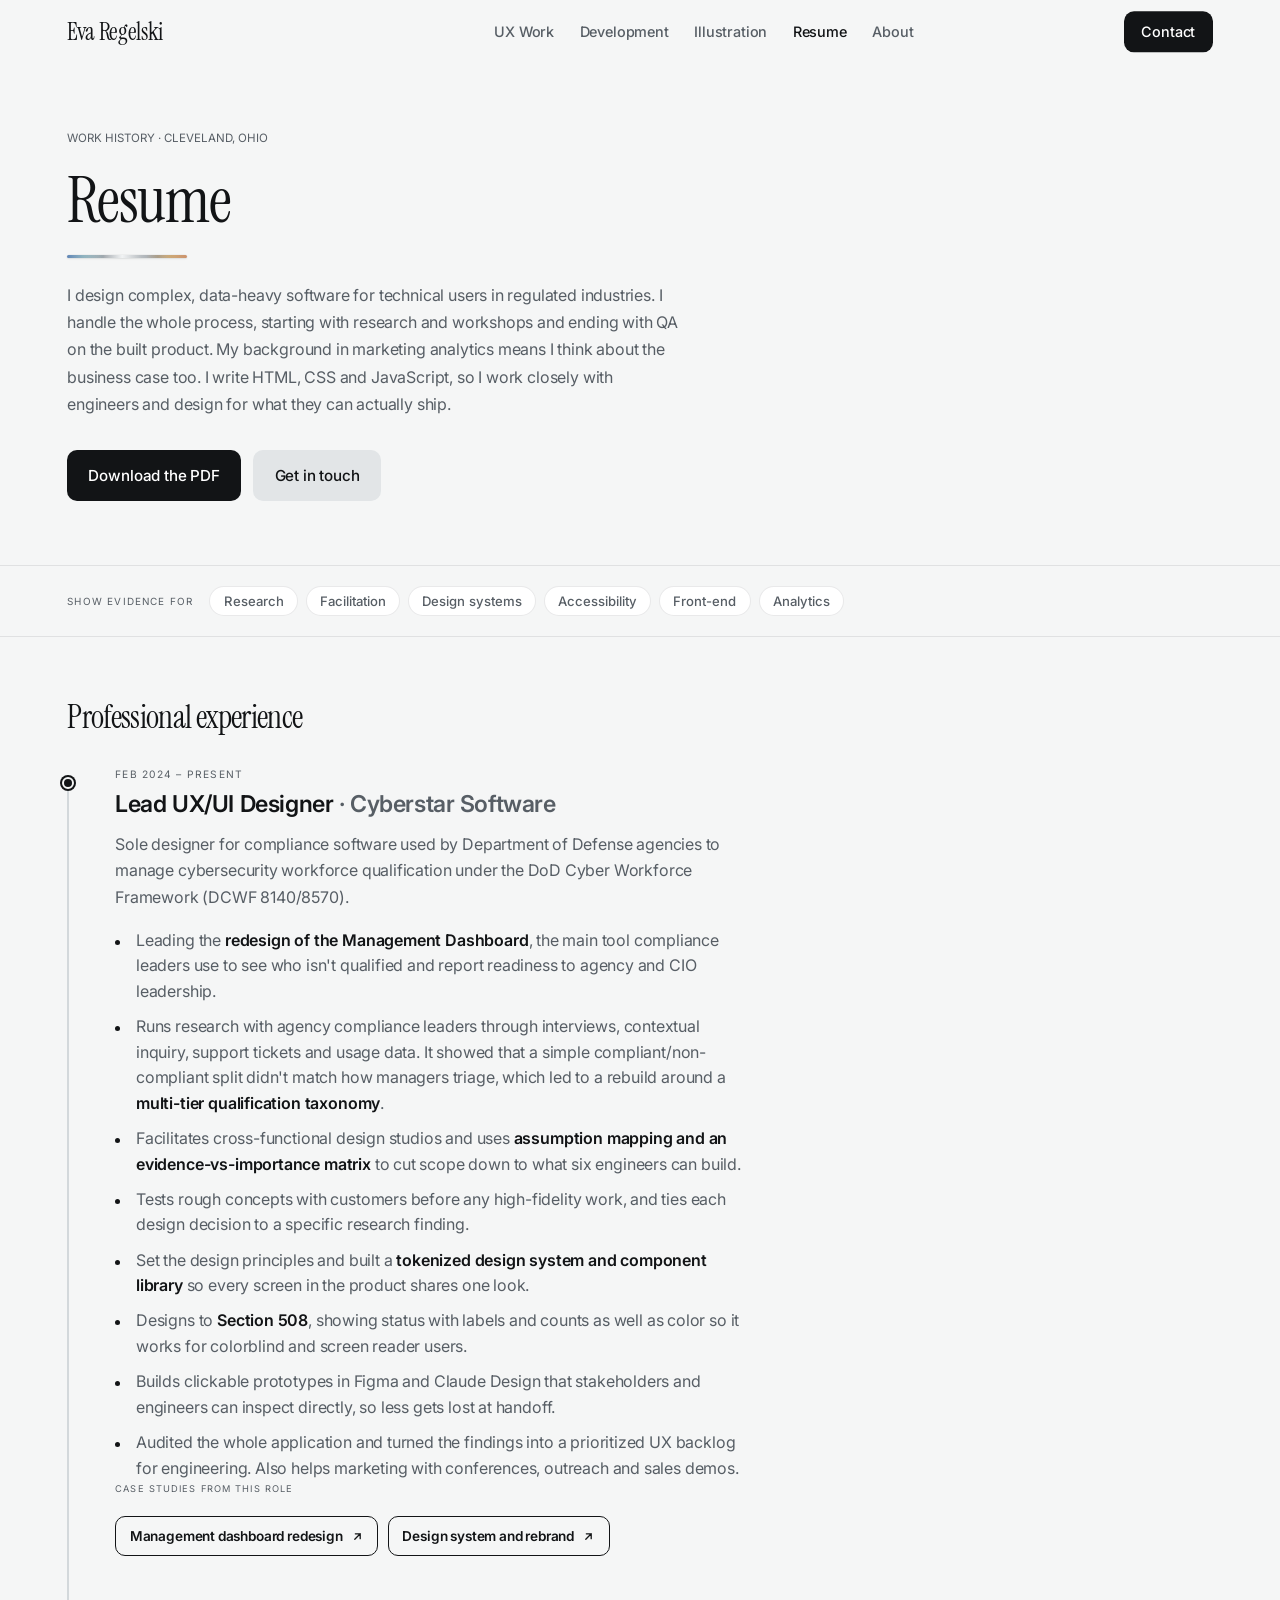
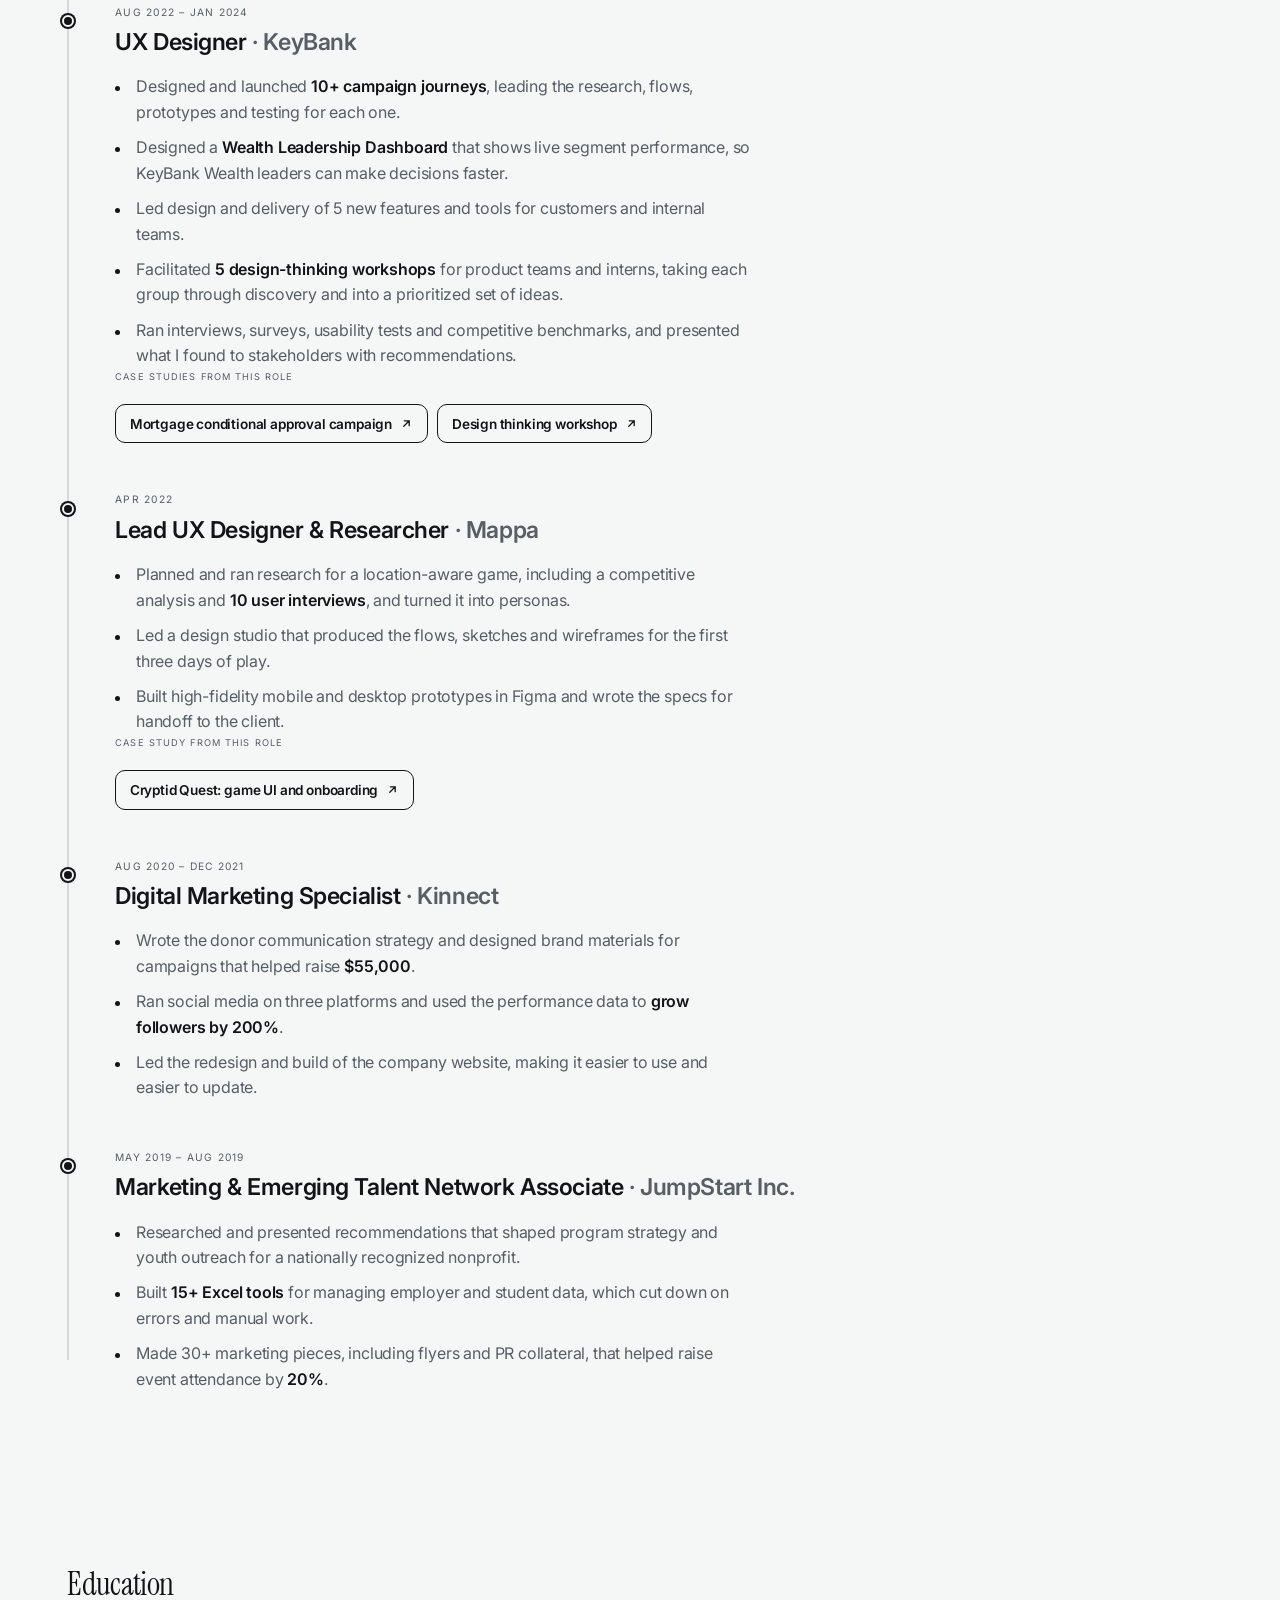
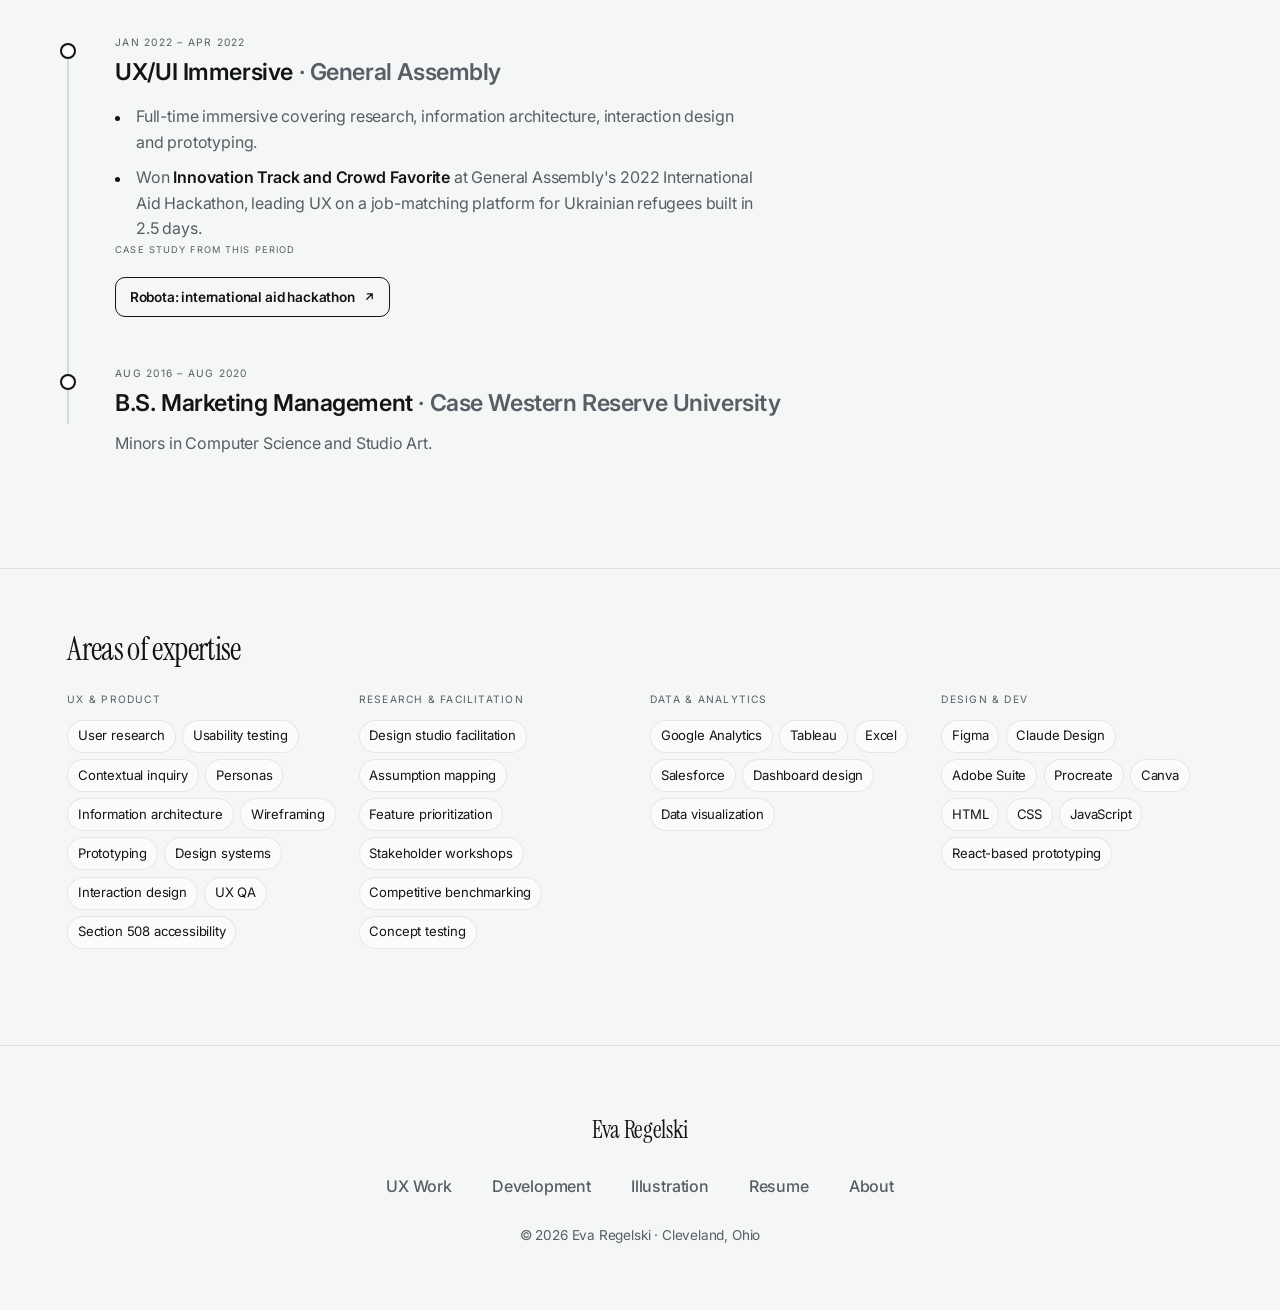
<file: resume.html>
<!DOCTYPE html>
<html lang="en">
<head>
<meta charset="utf-8">
<meta name="viewport" content="width=device-width, initial-scale=1">
<title>Resume · Eva Regelski</title>
<meta name="description" content="Eva Regelski's work history in UX design for complex, data-heavy enterprise software, with each case study linked to the role it came from.">
<meta property="og:title" content="Resume · Eva Regelski">
<meta property="og:description" content="Work history, with the case studies attached to the roles they came out of.">
<meta name="twitter:card" content="summary_large_image">
<meta property="og:image" content="https://evaregelski.github.io/assets/og-card.jpg">
<link rel="icon" href="assets/favicon.svg" type="image/svg+xml">
<link rel="icon" href="assets/favicon-32.png" sizes="32x32">
<link rel="apple-touch-icon" href="assets/apple-touch-icon.png">
<link rel="preconnect" href="https://fonts.googleapis.com">
<link rel="preconnect" href="https://fonts.gstatic.com" crossorigin>
<link href="https://fonts.googleapis.com/css2?family=Instrument+Serif:ital@0;1&family=Inter:wght@400;500;600&display=swap" rel="stylesheet">
<link rel="stylesheet" href="styles/site.css">
<link rel="stylesheet" href="styles/home.css">
<link rel="stylesheet" href="styles/resume.css">
<link rel="stylesheet" href="styles/theme.css">
</head>
<body>
<header class="site-bar"><div class="wrap bar__in">
  <a class="mark" href="index.html"><span class="e">E</span>va Regelski</a>
  <button class="navtoggle" type="button" aria-expanded="false" aria-controls="sitenav"><span></span><span class="visually-hidden">Menu</span></button>
  <nav id="sitenav" aria-label="Main"><ul><li><a href="work.html">UX Work</a></li><li><a href="development.html">Development</a></li><li><a href="illustration.html">Illustration</a></li><li><a href="resume.html" aria-current="page">Resume</a></li><li><a href="about.html">About</a></li><li><a href="index.html#contact">Contact</a></li></ul></nav>
</div></header>

<main>
<section class="cv-head aurora"><div class="wrap">
  <span class="eyebrow">WORK HISTORY · CLEVELAND, OHIO</span>
  <h1>Resume</h1>
  <p class="profile">I design complex, data-heavy software for technical users in regulated industries. I handle the whole process, starting with research and workshops and ending with QA on the built product. My background in marketing analytics means I think about the business case too. I write HTML, CSS and JavaScript, so I work closely with engineers and design for what they can actually ship.</p>
  <div class="cv-actions">
    <a class="btn-home btn-home--fill" href="assets/eva-regelski-resume.pdf" target="_blank" rel="noopener">Download the PDF</a>
    <a class="btn-home btn-home--line" href="index.html#contact">Get in touch</a>
  </div>
</div></section>

<section class="lenses" data-lenses><div class="wrap lenses__in">
  <span class="lenses__lbl">SHOW EVIDENCE FOR</span>
  <button class="lens" data-lens="research" aria-pressed="false">Research</button>
  <button class="lens" data-lens="facilitation" aria-pressed="false">Facilitation</button>
  <button class="lens" data-lens="systems" aria-pressed="false">Design systems</button>
  <button class="lens" data-lens="a11y" aria-pressed="false">Accessibility</button>
  <button class="lens" data-lens="frontend" aria-pressed="false">Front-end</button>
  <button class="lens" data-lens="analytics" aria-pressed="false">Analytics</button>
  <button class="lens lens--clear" hidden>Clear</button>
</div></section>

<div data-cv data-filtered="false">

<section class="cv"><div class="wrap">
  <h2>Professional experience</h2>
  <div class="track">

    <article class="role role--current">
      <p class="role__when">FEB 2024 – PRESENT</p>
      <h3 class="role__title">Lead UX/UI Designer <span class="role__org">· Cyberstar Software</span></h3>
      <p class="role__note">Sole designer for compliance software used by Department of Defense agencies to manage cybersecurity workforce qualification under the DoD Cyber Workforce Framework (DCWF 8140/8570).</p>
      <ul class="role__bullets">
        <li data-tags="research">Leading the <strong>redesign of the Management Dashboard</strong>, the main tool compliance leaders use to see who isn't qualified and report readiness to agency and CIO leadership.</li>
        <li data-tags="research analytics">Runs research with agency compliance leaders through interviews, contextual inquiry, support tickets and usage data. It showed that a simple compliant/non-compliant split didn't match how managers triage, which led to a rebuild around a <strong>multi-tier qualification taxonomy</strong>.</li>
        <li data-tags="facilitation research">Facilitates cross-functional design studios and uses <strong>assumption mapping and an evidence-vs-importance matrix</strong> to cut scope down to what six engineers can build.</li>
        <li data-tags="research">Tests rough concepts with customers before any high-fidelity work, and ties each design decision to a specific research finding.</li>
        <li data-tags="systems">Set the design principles and built a <strong>tokenized design system and component library</strong> so every screen in the product shares one look.</li>
        <li data-tags="a11y systems">Designs to <strong>Section 508</strong>, showing status with labels and counts as well as color so it works for colorblind and screen reader users.</li>
        <li data-tags="frontend systems">Builds clickable prototypes in Figma and Claude Design that stakeholders and engineers can inspect directly, so less gets lost at handoff.</li>
        <li data-tags="research analytics">Audited the whole application and turned the findings into a prioritized UX backlog for engineering. Also helps marketing with conferences, outreach and sales demos.</li>
      </ul>
      <p class="casechip__lbl">CASE STUDIES FROM THIS ROLE</p>
      <div class="role__cases">
        <a class="casechip" href="work/cyberstar-dashboard/index.html">Management dashboard redesign
          <svg width="13" height="13" viewBox="0 0 24 24" fill="none" stroke="currentColor" stroke-width="2.4" stroke-linecap="round" stroke-linejoin="round"><path d="M7 17L17 7M8 7h9v9"/></svg></a>
        <a class="casechip" href="work/cyberstar-design-system/index.html">Design system and rebrand
          <svg width="13" height="13" viewBox="0 0 24 24" fill="none" stroke="currentColor" stroke-width="2.4" stroke-linecap="round" stroke-linejoin="round"><path d="M7 17L17 7M8 7h9v9"/></svg></a>
      </div>
    </article>

    <article class="role">
      <p class="role__when">AUG 2022 – JAN 2024</p>
      <h3 class="role__title">UX Designer <span class="role__org">· KeyBank</span></h3>
      <ul class="role__bullets">
        <li data-tags="research">Designed and launched <strong>10+ campaign journeys</strong>, leading the research, flows, prototypes and testing for each one.</li>
        <li data-tags="analytics">Designed a <strong>Wealth Leadership Dashboard</strong> that shows live segment performance, so KeyBank Wealth leaders can make decisions faster.</li>
        <li data-tags="systems">Led design and delivery of 5 new features and tools for customers and internal teams.</li>
        <li data-tags="facilitation">Facilitated <strong>5 design-thinking workshops</strong> for product teams and interns, taking each group through discovery and into a prioritized set of ideas.</li>
        <li data-tags="research analytics">Ran interviews, surveys, usability tests and competitive benchmarks, and presented what I found to stakeholders with recommendations.</li>
      </ul>
      <p class="casechip__lbl">CASE STUDIES FROM THIS ROLE</p>
      <div class="role__cases">
        <a class="casechip" href="work/keybank-mortgage/index.html">Mortgage conditional approval campaign
          <svg width="13" height="13" viewBox="0 0 24 24" fill="none" stroke="currentColor" stroke-width="2.4" stroke-linecap="round" stroke-linejoin="round"><path d="M7 17L17 7M8 7h9v9"/></svg></a>
        <a class="casechip" href="work/keybank-workshop/index.html">Design thinking workshop
          <svg width="13" height="13" viewBox="0 0 24 24" fill="none" stroke="currentColor" stroke-width="2.4" stroke-linecap="round" stroke-linejoin="round"><path d="M7 17L17 7M8 7h9v9"/></svg></a>
      </div>
    </article>

    <article class="role">
      <p class="role__when">APR 2022</p>
      <h3 class="role__title">Lead UX Designer &amp; Researcher <span class="role__org">· Mappa</span></h3>
      <ul class="role__bullets">
        <li data-tags="research">Planned and ran research for a location-aware game, including a competitive analysis and <strong>10 user interviews</strong>, and turned it into personas.</li>
        <li data-tags="facilitation">Led a design studio that produced the flows, sketches and wireframes for the first three days of play.</li>
        <li data-tags="frontend">Built high-fidelity mobile and desktop prototypes in Figma and wrote the specs for handoff to the client.</li>
      </ul>
      <p class="casechip__lbl">CASE STUDY FROM THIS ROLE</p>
      <div class="role__cases">
        <a class="casechip" href="work/mappa-cryptid-quest/index.html">Cryptid Quest: game UI and onboarding
          <svg width="13" height="13" viewBox="0 0 24 24" fill="none" stroke="currentColor" stroke-width="2.4" stroke-linecap="round" stroke-linejoin="round"><path d="M7 17L17 7M8 7h9v9"/></svg></a>
      </div>
    </article>

    <article class="role">
      <p class="role__when">AUG 2020 – DEC 2021</p>
      <h3 class="role__title">Digital Marketing Specialist <span class="role__org">· Kinnect</span></h3>
      <ul class="role__bullets">
        <li data-tags="analytics">Wrote the donor communication strategy and designed brand materials for campaigns that helped raise <strong>$55,000</strong>.</li>
        <li data-tags="analytics">Ran social media on three platforms and used the performance data to <strong>grow followers by 200%</strong>.</li>
        <li data-tags="frontend">Led the redesign and build of the company website, making it easier to use and easier to update.</li>
      </ul>
    </article>

    <article class="role">
      <p class="role__when">MAY 2019 – AUG 2019</p>
      <h3 class="role__title">Marketing &amp; Emerging Talent Network Associate <span class="role__org">· JumpStart Inc.</span></h3>
      <ul class="role__bullets">
        <li data-tags="research">Researched and presented recommendations that shaped program strategy and youth outreach for a nationally recognized nonprofit.</li>
        <li data-tags="analytics">Built <strong>15+ Excel tools</strong> for managing employer and student data, which cut down on errors and manual work.</li>
        <li data-tags="analytics">Made 30+ marketing pieces, including flyers and PR collateral, that helped raise event attendance by <strong>20%</strong>.</li>
      </ul>
    </article>

  </div>
</div></section>

<section class="cv"><div class="wrap">
  <h2>Education</h2>
  <div class="track">

    <article class="role role--edu">
      <p class="role__when">JAN 2022 – APR 2022</p>
      <h3 class="role__title">UX/UI Immersive <span class="role__org">· General Assembly</span></h3>
      <ul class="role__bullets">
        <li data-tags="research facilitation">Full-time immersive covering research, information architecture, interaction design and prototyping.</li>
        <li data-tags="research frontend">Won <strong>Innovation Track and Crowd Favorite</strong> at General Assembly's 2022 International Aid Hackathon, leading UX on a job-matching platform for Ukrainian refugees built in 2.5 days.</li>
      </ul>
      <p class="casechip__lbl">CASE STUDY FROM THIS PERIOD</p>
      <div class="role__cases">
        <a class="casechip" href="work/robota/index.html">Robota: international aid hackathon
          <svg width="13" height="13" viewBox="0 0 24 24" fill="none" stroke="currentColor" stroke-width="2.4" stroke-linecap="round" stroke-linejoin="round"><path d="M7 17L17 7M8 7h9v9"/></svg></a>
      </div>
    </article>

    <article class="role role--edu">
      <p class="role__when">AUG 2016 – AUG 2020</p>
      <h3 class="role__title">B.S. Marketing Management <span class="role__org">· Case Western Reserve University</span></h3>
      <p class="role__note">Minors in Computer Science and Studio Art.</p>
    </article>

  </div>
</div></section>

</div>

<section class="kit aurora aurora--soft"><div class="wrap">
  <h2 style="font-size:clamp(1.5rem,3vw,2rem);font-weight:600">Areas of expertise</h2>
  <div class="kit__grid">
    <div class="kit__col">
      <h3>UX &amp; PRODUCT</h3>
      <ul><li>User research</li><li>Usability testing</li><li>Contextual inquiry</li><li>Personas</li><li>Information architecture</li><li>Wireframing</li><li>Prototyping</li><li>Design systems</li><li>Interaction design</li><li>UX QA</li><li>Section 508 accessibility</li></ul>
    </div>
    <div class="kit__col">
      <h3>RESEARCH &amp; FACILITATION</h3>
      <ul><li>Design studio facilitation</li><li>Assumption mapping</li><li>Feature prioritization</li><li>Stakeholder workshops</li><li>Competitive benchmarking</li><li>Concept testing</li></ul>
    </div>
    <div class="kit__col">
      <h3>DATA &amp; ANALYTICS</h3>
      <ul><li>Google Analytics</li><li>Tableau</li><li>Excel</li><li>Salesforce</li><li>Dashboard design</li><li>Data visualization</li></ul>
    </div>
    <div class="kit__col">
      <h3>DESIGN &amp; DEV</h3>
      <ul><li>Figma</li><li>Claude Design</li><li>Adobe Suite</li><li>Procreate</li><li>Canva</li><li>HTML</li><li>CSS</li><li>JavaScript</li><li>React-based prototyping</li></ul>
    </div>
  </div>
</div></section>
</main>

<footer class="site-foot"><div class="wrap foot__in">
  <p class="foot__mark"><span class="e">E</span>va Regelski</p>
  <nav aria-label="Footer"><ul>
    <li><a href="work.html">UX Work</a></li><li><a href="development.html">Development</a></li>
    <li><a href="illustration.html">Illustration</a></li><li><a href="resume.html">Resume</a></li><li><a href="about.html">About</a></li>
  </ul></nav>
  <p class="foot__fine">© <span data-year>2026</span> Eva Regelski · Cleveland, Ohio</p>
</div></footer>
<script src="js/site.js"></script>
<script src="js/resume.js"></script>
<script>document.querySelectorAll('[data-year]').forEach(function(e){e.textContent=new Date().getFullYear()});</script>
</body>
</html>
</file>
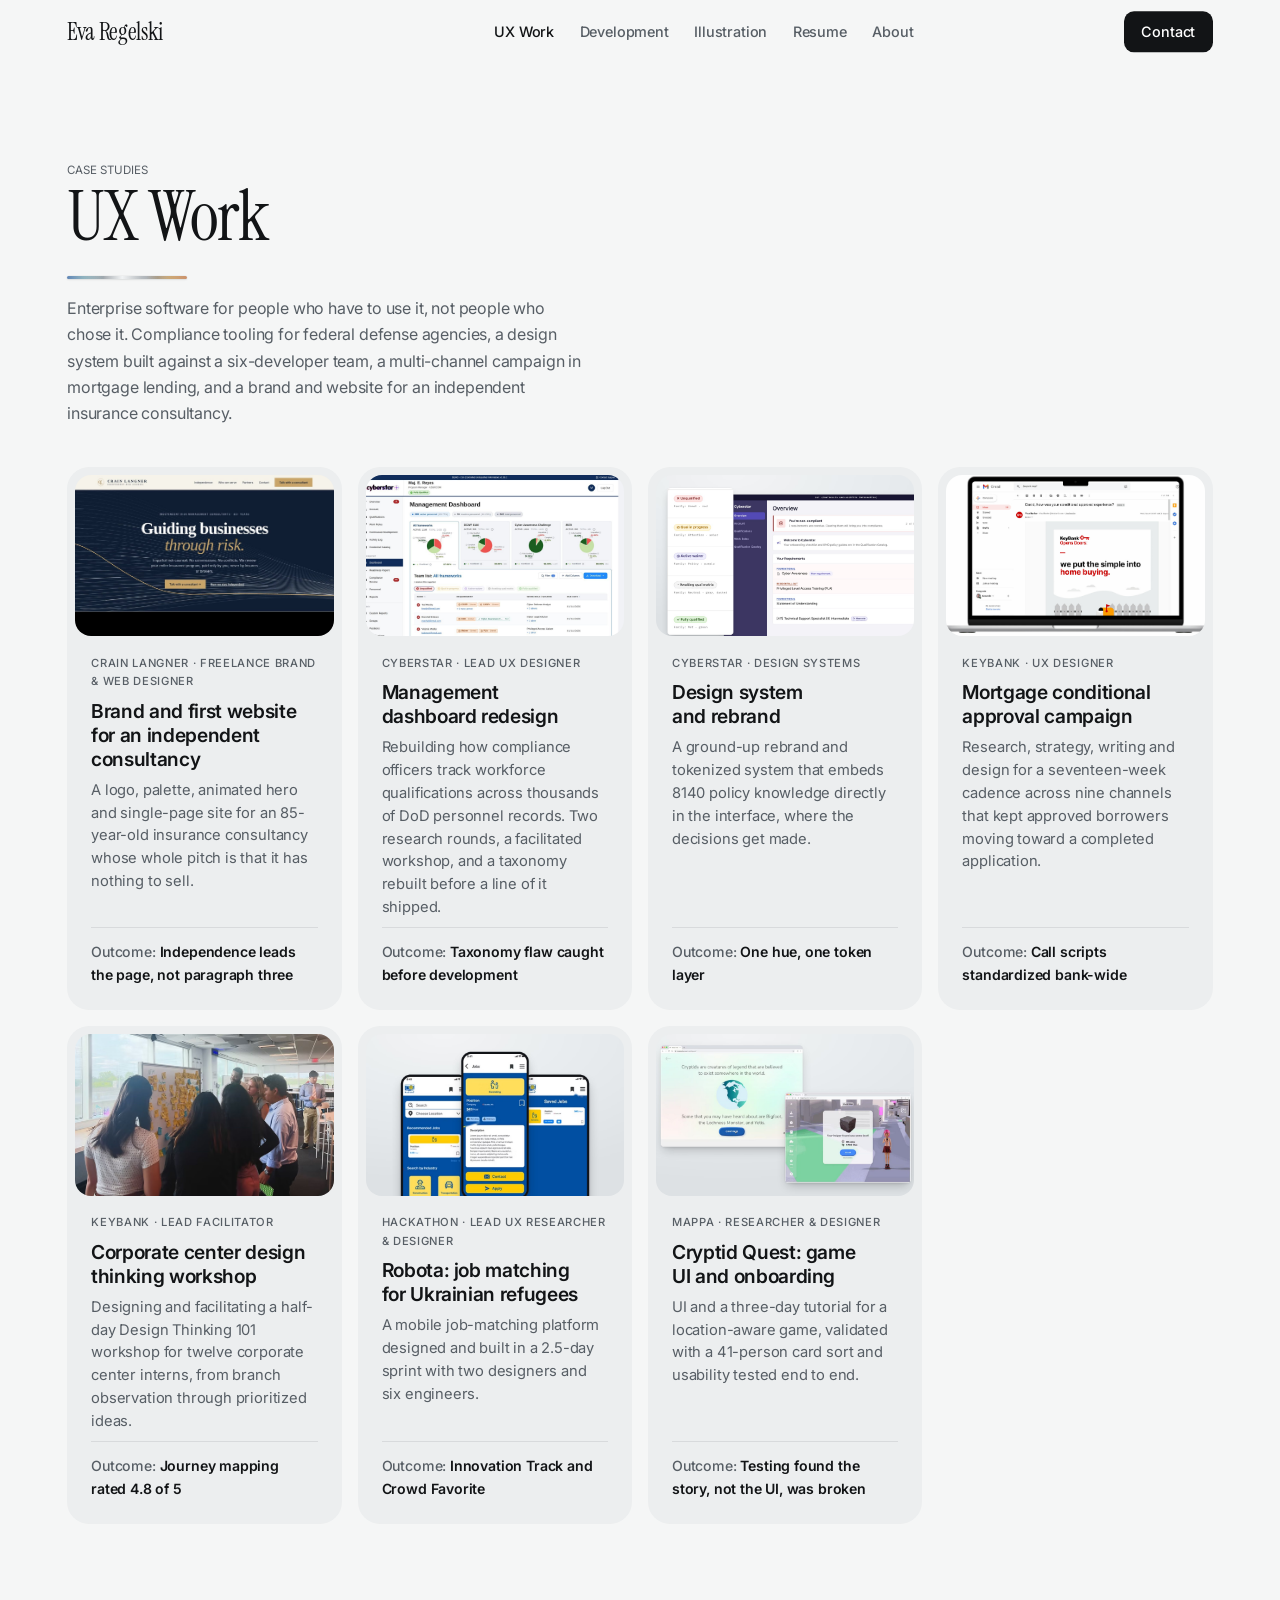
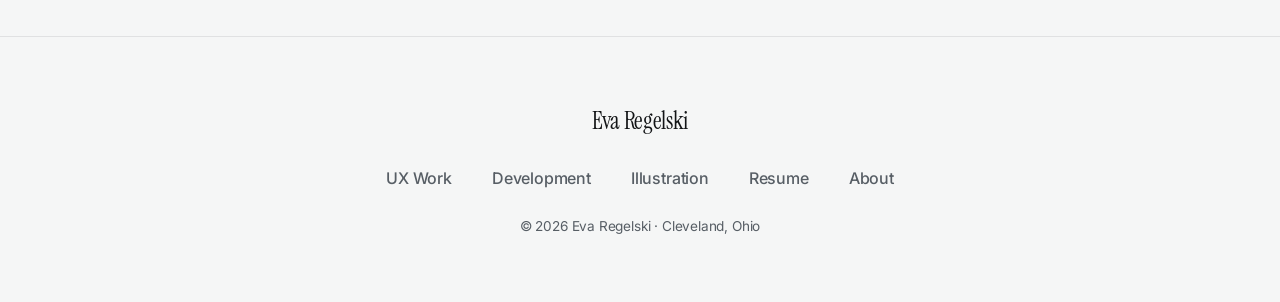
<file: work.html>
<!DOCTYPE html>
<html lang="en">
<head>
<meta charset="utf-8">
<meta name="viewport" content="width=device-width, initial-scale=1">
<title>UX Work · Eva Regelski</title>
<meta name="description" content="UX and product design case studies by Eva Regelski: enterprise compliance software, design systems, and financial services.">
<meta name="twitter:card" content="summary_large_image">
<meta property="og:image" content="https://evaregelski.github.io/assets/og-card.jpg">
<link rel="icon" href="assets/favicon.svg" type="image/svg+xml">
<link rel="icon" href="assets/favicon-32.png" sizes="32x32">
<link rel="apple-touch-icon" href="assets/apple-touch-icon.png">
<link rel="preconnect" href="https://fonts.googleapis.com">
<link rel="preconnect" href="https://fonts.gstatic.com" crossorigin>
<link href="https://fonts.googleapis.com/css2?family=Instrument+Serif:ital@0;1&family=Inter:wght@400;500;600&display=swap" rel="stylesheet">
<link rel="stylesheet" href="styles/site.css">
<link rel="stylesheet" href="styles/home.css">
<link rel="stylesheet" href="styles/theme.css">
</head>
<body>
<header class="site-bar"><div class="wrap bar__in">
  <a class="mark" href="index.html"><span class="e">E</span>va Regelski</a>
  <button class="navtoggle" type="button" aria-expanded="false" aria-controls="sitenav"><span></span><span class="visually-hidden">Menu</span></button>
  <nav id="sitenav" aria-label="Main"><ul><li><a href="work.html" aria-current="page">UX Work</a></li><li><a href="development.html">Development</a></li><li><a href="illustration.html">Illustration</a></li><li><a href="resume.html">Resume</a></li><li><a href="about.html">About</a></li><li><a href="index.html#contact">Contact</a></li></ul></nav>
</div></header>

<main>
<section class="worklist grid-bg aurora"><div class="wrap">
  <div class="worklist__head">
    <p class="eyebrow" style="font-family:var(--mono);font-size:.72rem;letter-spacing:.12em;color:var(--muted)">CASE STUDIES</p>
    <h1>UX Work</h1>
    <p>Enterprise software for people who have to use it, not people who chose it. Compliance tooling for federal defense agencies, a design system built against a six-developer team, a multi-channel campaign in mortgage lending, and a brand and website for an independent insurance consultancy.</p>
  </div>
  <div class="cards">
      <a class="card" href="work/crain-langner/index.html">
        <div class="card__media"><img src="assets/crain-cover.jpg" alt="" loading="eager"></div>
        <div class="card__body">
          <span class="card__meta">CRAIN LANGNER · FREELANCE BRAND &amp; WEB DESIGNER</span>
          <h3>Brand and first website for an independent consultancy</h3>
          <p>A logo, palette, animated hero and single-page site for an 85-year-old insurance consultancy whose whole pitch is that it has nothing to sell.</p>
          <span class="card__out">Outcome: <b>Independence leads the page, not paragraph three</b></span>
        </div>
      </a>
      <a class="card" href="work/cyberstar-dashboard/index.html">
        <div class="card__media"><img src="assets/dash-cover.jpg" alt="" loading="eager"></div>
        <div class="card__body">
          <span class="card__meta">CYBERSTAR · LEAD UX DESIGNER</span>
          <h3>Management dashboard redesign</h3>
          <p>Rebuilding how compliance officers track workforce qualifications across thousands of DoD personnel records. Two research rounds, a facilitated workshop, and a taxonomy rebuilt before a line of it shipped.</p>
          <span class="card__out">Outcome: <b>Taxonomy flaw caught before development</b></span>
        </div>
      </a>
      <a class="card" href="work/cyberstar-design-system/index.html">
        <div class="card__media"><img src="assets/ds-cover.jpg" alt="" loading="eager"></div>
        <div class="card__body">
          <span class="card__meta">CYBERSTAR · DESIGN SYSTEMS</span>
          <h3>Design system and rebrand</h3>
          <p>A ground-up rebrand and tokenized system that embeds 8140 policy knowledge directly in the interface, where the decisions get made.</p>
          <span class="card__out">Outcome: <b>One hue, one token layer</b></span>
        </div>
      </a>
      <a class="card" href="work/keybank-mortgage/index.html">
        <div class="card__media"><img src="assets/keybank-cover.jpg" alt="" loading="lazy"></div>
        <div class="card__body">
          <span class="card__meta">KEYBANK · UX DESIGNER</span>
          <h3>Mortgage conditional approval campaign</h3>
          <p>Research, strategy, writing and design for a seventeen-week cadence across nine channels that kept approved borrowers moving toward a completed application.</p>
          <span class="card__out">Outcome: <b>Call scripts standardized bank-wide</b></span>
        </div>
      </a>
      <a class="card" href="work/keybank-workshop/index.html">
        <div class="card__media"><img src="assets/keybank-workshop-cover.jpg" alt="" loading="lazy"></div>
        <div class="card__body">
          <span class="card__meta">KEYBANK · LEAD FACILITATOR</span>
          <h3>Corporate center design thinking workshop</h3>
          <p>Designing and facilitating a half-day Design Thinking 101 workshop for twelve corporate center interns, from branch observation through prioritized ideas.</p>
          <span class="card__out">Outcome: <b>Journey mapping rated 4.8 of 5</b></span>
        </div>
      </a>
      <a class="card" href="work/robota/index.html">
        <div class="card__media"><img src="assets/robota-cover.jpg" alt="" loading="lazy"></div>
        <div class="card__body">
          <span class="card__meta">HACKATHON · LEAD UX RESEARCHER &amp; DESIGNER</span>
          <h3>Robota: job matching for Ukrainian refugees</h3>
          <p>A mobile job-matching platform designed and built in a 2.5-day sprint with two designers and six engineers.</p>
          <span class="card__out">Outcome: <b>Innovation Track and Crowd Favorite</b></span>
        </div>
      </a>
      <a class="card" href="work/mappa-cryptid-quest/index.html">
        <div class="card__media"><img src="assets/mappa-cover.jpg" alt="" loading="lazy"></div>
        <div class="card__body">
          <span class="card__meta">MAPPA · RESEARCHER &amp; DESIGNER</span>
          <h3>Cryptid Quest: game UI and onboarding</h3>
          <p>UI and a three-day tutorial for a location-aware game, validated with a 41-person card sort and usability tested end to end.</p>
          <span class="card__out">Outcome: <b>Testing found the story, not the UI, was broken</b></span>
        </div>
      </a>
  </div>
</div></section>
</main>

<footer class="site-foot"><div class="wrap foot__in">
  <p class="foot__mark"><span class="e">E</span>va Regelski</p>
  <nav aria-label="Footer"><ul>
    <li><a href="work.html">UX Work</a></li><li><a href="development.html">Development</a></li>
    <li><a href="illustration.html">Illustration</a></li><li><a href="resume.html">Resume</a></li><li><a href="about.html">About</a></li>
  </ul></nav>
  <p class="foot__fine">© <span data-year>2026</span> Eva Regelski · Cleveland, Ohio</p>
</div></footer>
<script src="js/site.js"></script>
<script>document.querySelectorAll('[data-year]').forEach(function(e){e.textContent=new Date().getFullYear()});</script>
</body>
</html>
</file>
<file: styles/site.css>
:root{--ink:#111114;--paper:#f7f6f2;--white:#fff;--lime:#b8f04a;--pink:#ff48b1;--pink-text:#c9146f;--peri:#5b4fd6;
--muted:#5c5c66;--muted-dark:#9a9aa6;--rule:rgba(17,17,20,.12);--rule-dark:rgba(247,246,242,.16);
--grid:rgba(17,17,20,.045);--grid-dark:rgba(184,240,74,.07);
--font:"Space Grotesk",system-ui,sans-serif;--mono:"Space Mono",ui-monospace,monospace;--pixel:"Silkscreen",monospace;
--gutter:clamp(1.1rem,4vw,3.5rem);--ease:cubic-bezier(.22,.61,.36,1)}
*,*::before,*::after{box-sizing:border-box}
html{scroll-behavior:smooth;scroll-padding-top:5rem}
body{margin:0;background:var(--paper);color:var(--ink);font-family:var(--font);font-size:clamp(1rem,.96rem+.2vw,1.08rem);line-height:1.7;-webkit-font-smoothing:antialiased}
img,video{display:block;max-width:100%;height:auto}
h1,h2,h3{margin:0;line-height:1.1;text-wrap:balance;letter-spacing:-.025em}
p{margin:0}a{color:inherit;text-decoration:none}ul{margin:0;padding:0;list-style:none}
:focus-visible{outline:2.5px solid var(--pink-text);outline-offset:4px}
.wrap{width:100%;max-width:78rem;margin-inline:auto;padding-inline:var(--gutter)}

.bar{border-bottom:1px solid var(--rule);background:rgba(247,246,242,.92);backdrop-filter:blur(8px);position:sticky;top:0;z-index:20}
.bar__in{display:flex;align-items:center;justify-content:space-between;gap:2rem;min-height:4rem}
.mark{font-family:var(--pixel);font-size:1rem}.mark .e{color:var(--pink-text)}
.bar nav ul{display:flex;gap:clamp(1rem,2.4vw,2.25rem)}
.bar nav a{font-size:.92rem;font-weight:500;color:var(--muted);padding-block:.4rem;border-bottom:2px solid transparent;transition:color .15s,border-color .15s}
.bar nav a:hover{color:var(--ink);border-color:var(--lime)}
.bar nav a[aria-current]{color:var(--ink);border-color:var(--ink)}
@media(max-width:48rem){.bar nav{display:none}}

.hero{background:var(--ink);color:var(--paper);position:relative;overflow:hidden}
.hero::before{content:"";position:absolute;inset:-60px;background-image:linear-gradient(var(--grid-dark) 1px,transparent 1px),linear-gradient(90deg,var(--grid-dark) 1px,transparent 1px);background-size:48px 48px;animation:drift 90s linear infinite}
@keyframes drift{to{transform:translate(48px,48px)}}
.hero__in{position:relative;padding-block:clamp(3rem,8vw,6rem)}
.client{font-family:var(--pixel);font-size:1.05rem;color:var(--lime);margin-bottom:1.25rem}
.hero h1{font-size:clamp(2.1rem,4.6vw,3.6rem);font-weight:600;max-width:20ch}
.hero .sub{max-width:54ch;margin-top:1.4rem;color:var(--muted-dark);font-size:clamp(1.02rem,1vw+.7rem,1.2rem)}
.rail{display:grid;grid-template-columns:repeat(4,minmax(0,1fr));gap:1.5rem;margin-top:clamp(2.5rem,5vw,3.5rem);padding-top:2rem;border-top:1px solid var(--rule-dark)}
.rail dt{font-family:var(--mono);font-size:.62rem;letter-spacing:.14em;color:var(--muted-dark);margin-bottom:.5rem}
.rail dd{margin:0;font-size:.95rem;line-height:1.5}
@media(max-width:52rem){.rail{grid-template-columns:repeat(2,minmax(0,1fr))}}

.outcome{background:var(--lime);color:var(--ink)}
.outcome__in{display:grid;grid-template-columns:repeat(3,minmax(0,1fr));gap:1.5rem;padding-block:1.75rem}
.outcome dt{font-family:var(--mono);font-size:.62rem;letter-spacing:.14em;color:rgba(17,17,20,.62);margin-bottom:.35rem}
.outcome dd{margin:0;font-weight:600;line-height:1.35}
@media(max-width:52rem){.outcome__in{grid-template-columns:1fr;gap:1.1rem}}

.body{display:grid;grid-template-columns:13rem minmax(0,1fr);gap:clamp(2rem,5vw,4.5rem);padding-block:clamp(3rem,7vw,5rem);align-items:start}
.toc{position:sticky;top:6rem}
.toc p{font-family:var(--mono);font-size:.62rem;letter-spacing:.14em;color:var(--muted);margin-bottom:1rem}
.toc a{display:block;padding:.4rem 0 .4rem .85rem;font-size:.9rem;color:var(--muted);border-left:2px solid var(--rule);transition:color .15s,border-color .15s}
.toc a:hover{color:var(--ink)}
.toc a.on{color:var(--ink);font-weight:600;border-color:var(--lime)}
@media(max-width:60rem){.body{grid-template-columns:minmax(0,1fr)}.toc{display:none}}

.sec{scroll-margin-top:5rem}
.sec + .sec{margin-top:clamp(3rem,7vw,5rem);padding-top:clamp(3rem,7vw,5rem);border-top:1px solid var(--rule)}
.sec h2{font-size:clamp(1.5rem,2.6vw,2.1rem);font-weight:600;margin-bottom:1.25rem}
.sec h3{font-size:1.1rem;font-weight:600;margin:2.5rem 0 .6rem}
.sec p{max-width:62ch;color:var(--muted)}
.sec p + p{margin-top:1rem}
.sec p strong{color:var(--ink)}
.sec ul.bul{margin-top:1rem;max-width:62ch}
.sec ul.bul li{position:relative;padding-left:1.25rem;color:var(--muted)}
.sec ul.bul li + li{margin-top:.5rem}
.sec ul.bul li::before{content:"";position:absolute;left:0;top:.72em;width:7px;height:7px;background:var(--lime);border-radius:1px}

.insight{margin:2rem 0;padding:1.75rem 2rem;background:var(--white);border:1px solid var(--rule);border-left:5px solid var(--pink);border-radius:3px}
.insight p{max-width:none;font-size:clamp(1.15rem,1.5vw,1.4rem);line-height:1.4;color:var(--ink);font-weight:500}
.insight span{display:block;margin-top:.85rem;font-family:var(--mono);font-size:.66rem;letter-spacing:.1em;color:var(--muted)}

.figure{margin:1.5rem 0}
.figure .shell{border:1px solid var(--rule);border-radius:3px;overflow:hidden;background:var(--white)}
.figure video,.figure img{width:100%}
.figure figcaption{margin-top:.7rem;font-family:var(--mono);font-size:.66rem;letter-spacing:.08em;color:var(--muted)}
.figure--wide .shell{background:var(--white);padding:.5rem}

.two{display:grid;grid-template-columns:repeat(auto-fit,minmax(15rem,1fr));gap:1rem;margin:1.5rem 0}

.stats{display:grid;grid-template-columns:repeat(auto-fit,minmax(9rem,1fr));gap:1rem;margin:2rem 0}
.stat{background:var(--white);border:1px solid var(--rule);border-radius:3px;padding:1.1rem}
.stat b{display:block;font-size:1.9rem;font-weight:700;letter-spacing:-.03em;line-height:1}
.stat span{display:block;margin-top:.45rem;font-family:var(--mono);font-size:.62rem;letter-spacing:.1em;color:var(--muted)}

.gallery{display:grid;grid-template-columns:repeat(auto-fill,minmax(8.5rem,1fr));gap:.6rem;margin-top:1.5rem}
.gallery img{aspect-ratio:1;object-fit:cover;object-position:top center;border:1px solid var(--rule);border-radius:2px;filter:saturate(.85);transition:filter .2s var(--ease),transform .2s var(--ease)}
.gallery img:hover{filter:none;transform:scale(1.03)}
.note{margin-top:1rem;font-family:var(--mono);font-size:.66rem;letter-spacing:.08em;color:var(--muted)}

.next{background:var(--ink);color:var(--paper)}
.next__in{padding-block:clamp(3rem,7vw,4.5rem);display:flex;flex-wrap:wrap;gap:2rem;align-items:center;justify-content:space-between}
.next span{font-family:var(--mono);font-size:.66rem;letter-spacing:.14em;color:var(--muted-dark)}
.next h2{font-size:clamp(1.5rem,3vw,2.2rem);font-weight:600;margin-top:.6rem;max-width:24ch}
.btn{display:inline-flex;align-items:center;gap:.5rem;padding:.85em 1.6em;font-size:.95rem;font-weight:600;background:var(--lime);color:var(--ink);border:1.5px solid var(--lime);border-radius:3px;transition:background-color .15s,border-color .15s,transform .15s}
.btn:hover{background:var(--pink);border-color:var(--pink);transform:translateY(-2px)}

/* hero figure mark */
.hero__grid{display:grid;grid-template-columns:minmax(0,1.35fr) minmax(0,.65fr);gap:clamp(2rem,5vw,4rem);align-items:center}
@media(max-width:60rem){.hero__grid{grid-template-columns:minmax(0,1fr)}.hero__mark{max-width:22rem}}
.hero__mark{position:relative;padding:1.1rem;border:1px solid var(--rule-dark);border-radius:3px}
.hero__mark::before,.hero__mark::after{content:"";position:absolute;width:10px;height:10px;border:1px solid rgba(247,246,242,.35)}
.hero__mark::before{top:5px;left:5px;border-right:0;border-bottom:0}
.hero__mark::after{bottom:5px;right:5px;border-left:0;border-top:0}
.hero__mark figcaption{margin-top:.75rem;font-family:var(--mono);font-size:.6rem;letter-spacing:.12em;color:var(--muted-dark)}

/* native survey chart */
.chart{background:var(--white);border:1px solid var(--rule);border-radius:3px;padding:clamp(1.1rem,2.5vw,1.75rem);margin:1.5rem 0}
.chart__head{display:flex;justify-content:space-between;gap:1rem;flex-wrap:wrap;margin-bottom:1.5rem;
  padding-bottom:.9rem;border-bottom:1px solid var(--rule)}
.chart__q{font-weight:600;color:var(--ink);max-width:48ch;line-height:1.45}
.chart__n{font-family:var(--mono);font-size:.64rem;letter-spacing:.1em;color:var(--muted);white-space:nowrap}
.chart__row{display:grid;grid-template-columns:minmax(7rem,13rem) minmax(0,1fr) 4.2rem;gap:.9rem;align-items:center}
.chart__row + .chart__row{margin-top:.7rem}
.chart__label{font-size:.88rem;line-height:1.35;color:var(--muted)}
.chart__row[data-key="1"] .chart__label,.chart__row[data-key="2"] .chart__label{color:var(--ink);font-weight:600}
.chart__track{height:1.6rem;background:rgba(17,17,20,.05);border-radius:2px;overflow:hidden}
.chart__fill{height:100%;background:rgba(17,17,20,.18);border-radius:2px;transform-origin:left;
  animation:grow .7s var(--ease) both}
.chart__row[data-key="1"] .chart__fill{background:var(--lime)}
.chart__row[data-key="2"] .chart__fill{background:var(--peri)}
@keyframes grow{from{transform:scaleX(0)}to{transform:scaleX(1)}}
.chart__val{font-family:var(--mono);font-size:.78rem;text-align:right;color:var(--ink)}
.chart__row[data-key="0"] .chart__val{color:var(--muted)}
@media(max-width:40rem){.chart__row{grid-template-columns:minmax(0,1fr) 3.5rem;grid-template-areas:"l l" "t v"}
  .chart__label{grid-area:l}.chart__track{grid-area:t}.chart__val{grid-area:v}}

/* pull quote */
.pull{position:relative;margin:2rem 0;padding:2.25rem 2rem 1.75rem;background:var(--white);
  border:1px solid var(--rule);border-radius:3px}
.pull::before{content:"\201C";position:absolute;top:-.35rem;left:1.25rem;font-family:var(--font);
  font-size:5rem;line-height:1;color:var(--pink);opacity:.9}
.pull blockquote{margin:0;font-size:clamp(1.15rem,1.6vw,1.45rem);line-height:1.45;color:var(--ink);font-weight:500;max-width:46ch}
.pull blockquote em{font-style:normal;background:var(--lime);padding:.05em .25em;border-radius:2px}
.pull figcaption{margin-top:1.1rem;font-family:var(--mono);font-size:.64rem;letter-spacing:.1em;color:var(--muted)}

/* constrain tall phone mockups */
.figure--phone .shell{width:-moz-fit-content;width:fit-content;max-width:100%;margin-inline:auto;padding:0;border:0;background:none}
.figure--phone video,.figure--phone img{max-height:min(30rem,62vh);width:auto;max-width:100%;border:1px solid var(--rule);border-radius:3px;background:var(--white)}
.figure--phone figcaption{text-align:center}

/* zoomable media */
.zoomable{cursor:zoom-in}
.lb{position:fixed;inset:0;z-index:100;display:none;background:rgba(17,17,20,.94);padding:clamp(1rem,4vw,3rem)}
.lb[data-open="true"]{display:grid;grid-template-rows:auto minmax(0,1fr) auto;gap:1rem}
.lb__top{display:flex;justify-content:space-between;align-items:center;gap:1rem;color:var(--paper)}
.lb__count{font-family:var(--mono);font-size:.68rem;letter-spacing:.12em;color:var(--muted-dark)}
.lb__close{width:2.5rem;height:2.5rem;display:grid;place-items:center;color:var(--paper);border:1px solid var(--rule-dark);border-radius:3px;background:none;cursor:pointer}
.lb__close:hover{border-color:var(--lime);color:var(--lime)}
/* `place-items:center` centres the overflow too, which clips the TOP of a tall
   image (a phone screenshot loses its status bar). `safe center` falls back to
   start-alignment the moment the content is bigger than the box. */
.lb__stage{overflow:auto;display:grid;min-height:0;
  align-content:safe center;justify-content:safe center}
.lb__stage img,.lb__stage video{max-width:100%;max-height:100%;object-fit:contain;
  cursor:zoom-in;border-radius:2px;display:block}
.lb__stage video{cursor:default}
.lb__stage[data-zoom="true"]{align-content:start;justify-content:start}
.lb__stage[data-zoom="true"] img{max-width:none;max-height:none;width:auto;cursor:zoom-out}
.lb__stage [hidden]{display:none!important}
/* a video that opens in the viewer gets the same affordance as an image */
.zoomable{cursor:zoom-in}
.lb__bottom{display:flex;justify-content:space-between;align-items:center;gap:1rem;color:var(--muted-dark);
  font-family:var(--mono);font-size:.66rem;letter-spacing:.08em}
.lb__nav{display:flex;gap:.5rem}
.lb__nav button{width:2.5rem;height:2.5rem;display:grid;place-items:center;color:var(--paper);
  border:1px solid var(--rule-dark);border-radius:3px;background:none;cursor:pointer}
.lb__nav button:hover{border-color:var(--lime);color:var(--lime)}
.gallery img{cursor:zoom-in}


.compare{margin:2rem 0}
.compare__tabs{display:inline-flex;gap:2px;padding:3px;background:rgba(17,17,20,.06);border-radius:999px;margin-bottom:.9rem}
.compare__tabs button{padding:.4rem 1rem;font-size:.82rem;font-weight:600;border-radius:999px;color:var(--muted);transition:background-color .15s,color .15s}
.compare__tabs button[aria-selected="true"]{background:var(--ink);color:var(--paper)}
.compare figure{display:none;margin:0}
.compare figure[data-on="true"]{display:block}
.compare .shell{border:1px solid var(--rule);border-radius:3px;overflow:hidden;background:var(--white)}
.compare figcaption{margin-top:.7rem;font-family:var(--mono);font-size:.64rem;letter-spacing:.08em;color:var(--muted);line-height:1.6}
.chip{display:inline-block;padding:.2em .6em;border-radius:999px;font-family:var(--mono);font-size:.6rem;
  letter-spacing:.12em;border:1px solid var(--rule);color:var(--muted);vertical-align:middle;margin-left:.5rem}
.chip--old{border-color:rgba(201,20,111,.35);color:var(--pink-text)}
.proto{margin:2rem 0;border:1px solid var(--rule);border-radius:4px;overflow:hidden;background:var(--white)}
.proto__bar{display:flex;align-items:center;gap:.5rem;padding:.6rem .85rem;background:#eceae4;border-bottom:1px solid var(--rule)}
.proto__bar i{width:10px;height:10px;border-radius:50%;background:#d6d3cb}
.proto__url{flex:1;margin-left:.5rem;font-family:var(--mono);font-size:.64rem;color:var(--muted);
  background:var(--white);border-radius:99px;padding:.25rem .7rem;overflow:hidden;text-overflow:ellipsis;white-space:nowrap}
.proto__frame{position:relative;height:min(30rem,62vh);background:var(--paper)}
.proto__frame iframe{width:100%;height:100%;border:0;display:block}
.proto__fallback{position:absolute;inset:0;display:grid;place-content:center;gap:.75rem;justify-items:center;text-align:center;padding:2rem;background:var(--paper)}
.proto__fallback p{max-width:34ch;font-size:.9rem;color:var(--muted)}
.proto__foot{display:flex;flex-wrap:wrap;gap:1rem;align-items:center;justify-content:space-between;padding:.85rem 1rem;border-top:1px solid var(--rule)}
.proto__foot span{font-family:var(--mono);font-size:.64rem;letter-spacing:.08em;color:var(--muted)}
.btn-sm{display:inline-flex;align-items:center;gap:.45rem;padding:.55em 1.1em;font-size:.85rem;font-weight:600;
  background:var(--ink);color:var(--paper);border:1.5px solid var(--ink);border-radius:3px;transition:background-color .15s,border-color .15s}
.btn-sm:hover{background:var(--lime);color:var(--ink);border-color:var(--lime)}


/* images render at or below their native size so nothing is upscaled */
.figure .shell{max-width:44rem;margin-inline:auto}
.figure figcaption{max-width:44rem;margin-inline:auto}
.compare .shell,.compare figcaption{max-width:44rem;margin-inline:auto}
.compare__tabs{margin-inline:auto;display:flex;width:-moz-fit-content;width:fit-content}
.two-up .shell,.three-up .shell{max-width:100%}

/* three-tier taxonomy, built in the page */
.tiers{display:grid;grid-template-columns:repeat(3,minmax(0,1fr));gap:.75rem;margin:1.75rem 0 1rem}
.tier{border:1px solid var(--rule);border-radius:4px;padding:1rem;background:var(--white)}
.tier h4{margin:0 0 .35rem;font-size:1rem;font-weight:600}
.tier p{font-size:.85rem;color:var(--muted);line-height:1.5;max-width:none}
.tier--mid{background:#fbfaf7}
.tier__count{font-family:var(--mono);font-size:.6rem;letter-spacing:.12em;color:var(--muted);display:block;margin-bottom:.5rem}
.rollup{display:flex;align-items:center;gap:.75rem;margin:0 0 2rem;padding:.85rem 1rem;
  border:1px solid var(--rule);border-left:4px solid var(--lime);border-radius:3px;background:var(--white)}
.rollup b{font-size:.92rem}
.rollup span{font-size:.88rem;color:var(--muted)}
@media(max-width:46rem){.tiers{grid-template-columns:minmax(0,1fr)}}

.statuses{margin:1.5rem 0 2rem;border:1px solid var(--rule);border-radius:4px;overflow:hidden;background:var(--white)}
.st{display:grid;grid-template-columns:13rem minmax(0,1fr);gap:1.25rem;padding:1.1rem 1.25rem}
.st + .st{border-top:1px solid var(--rule)}
.st__pill{display:inline-flex;align-items:center;gap:.4rem;padding:.3em .75em;border-radius:999px;
  font-size:.82rem;font-weight:600;line-height:1.2}
.st__family{display:block;margin-top:.5rem;font-family:var(--mono);font-size:.6rem;letter-spacing:.1em;color:var(--muted)}
.st__copy{font-size:.9rem;color:var(--muted);line-height:1.55}
.st__note{display:block;margin-top:.5rem;font-family:var(--mono);font-size:.6rem;letter-spacing:.1em}
.st__note--follow{color:var(--pink-text)}
.st__note--none{color:var(--muted)}
.st__note--rolls{color:#3f7a22}
.st-unqualified{background:#ffe4e4;border:1px solid #ffc4c4;color:#7e1616}
.st-progress{background:#fff5da;border:1px solid #ffe69c;color:#a66900}
.st-waiver{background:#eeedfe;border:1px solid #cbc7f4;color:#3b3475}
.st-awaiting{background:#f5f5f5;border:1px dashed #c9c9d1;color:#424242}
.st-qualified{background:#e3f4dc;border:1px solid #a9e094;color:#245c18}
@media(max-width:46rem){.st{grid-template-columns:minmax(0,1fr);gap:.6rem}}

@media(prefers-reduced-motion:reduce){*{animation:none!important;transition:none!important}html{scroll-behavior:auto}}

.two-up{display:grid;grid-template-columns:repeat(auto-fit,minmax(16rem,1fr));gap:1rem;margin:1.5rem 0}
.three-up{display:grid;grid-template-columns:repeat(auto-fit,minmax(13rem,1fr));gap:.9rem;margin:1.5rem 0}
.sketch-grid{display:grid;grid-template-columns:repeat(2,minmax(0,1fr));gap:1rem;margin:1.5rem 0}
.sketch-grid figure{margin:0}
.sketch-grid .shell{border:1px solid var(--rule);border-radius:3px;overflow:hidden;background:var(--white);aspect-ratio:4/3}
.sketch-grid .shell img{width:100%;height:100%;object-fit:cover;object-position:top center}
.sketch-grid figcaption{margin-top:.6rem;font-family:var(--mono);font-size:.62rem;letter-spacing:.08em;color:var(--muted);line-height:1.5}
@media(max-width:44rem){.sketch-grid{grid-template-columns:minmax(0,1fr)}}
.two-up figure,.three-up figure{margin:0}
.two-up .shell,.three-up .shell{border:1px solid var(--rule);border-radius:3px;overflow:hidden;background:var(--white)}
.two-up figcaption,.three-up figcaption{margin-top:.6rem;font-family:var(--mono);font-size:.62rem;letter-spacing:.08em;color:var(--muted);line-height:1.5}
.tally-group{margin:2.75rem 0 3.25rem}
.tally{display:grid;grid-template-columns:minmax(10rem,18rem) minmax(0,1fr) 3.4rem;gap:.9rem;align-items:center}
.tally + .tally{margin-top:.55rem}
.tally span:first-child{font-size:.88rem;color:var(--muted)}
.tally .bar{height:1.1rem;background:rgba(17,17,20,.05);border-radius:2px;overflow:hidden}
.tally .bar i{display:block;height:100%;background:var(--lime);border-radius:2px}
.tally .n{font-family:var(--mono);font-size:.72rem;text-align:right}
@media(max-width:40rem){.tally{grid-template-columns:minmax(0,1fr) 3rem;grid-template-areas:"l l" "b n"}
 .tally span:first-child{grid-area:l}.tally .bar{grid-area:b}.tally .n{grid-area:n}}
.quotes{display:grid;gap:.75rem;margin:1.5rem 0}
.quotes blockquote{margin:0;padding:1rem 1.25rem;background:var(--white);border:1px solid var(--rule);
  border-left:4px solid var(--peri);border-radius:3px;color:var(--ink);font-size:.98rem;line-height:1.5}
.quotes cite{display:block;margin-top:.5rem;font-style:normal;font-family:var(--mono);font-size:.62rem;letter-spacing:.08em;color:var(--muted)}
.flag{margin:1.5rem 0;padding:1rem 1.25rem;border:1px dashed var(--pink-text);border-radius:3px;background:rgba(201,20,111,.04)}
.flag p{max-width:none;color:var(--pink-text);font-size:.9rem}


/* ==========================================================================
   Shared site chrome — header, mobile nav, footer
   ========================================================================== */
.visually-hidden{position:absolute;width:1px;height:1px;margin:-1px;padding:0;overflow:hidden;clip-path:inset(50%);white-space:nowrap}
.site-bar{position:sticky;top:0;z-index:20;
  border-bottom:1px solid rgba(184,240,74,.18);
  background:rgba(17,17,20,.66);
  -webkit-backdrop-filter:blur(16px) saturate(1.5);backdrop-filter:blur(16px) saturate(1.5);
  transition:background-color .25s var(--ease),border-color .25s var(--ease)}
.site-bar[data-scrolled="true"]{background:rgba(17,17,20,.82);border-bottom-color:rgba(184,240,74,.3)}
@supports not (backdrop-filter:blur(2px)){.site-bar{background:rgba(17,17,20,.95)}}
.site-bar .bar__in{display:flex;align-items:center;justify-content:space-between;gap:2rem;min-height:4rem}
.site-bar .mark{font-family:var(--pixel);font-size:1rem;text-decoration:none;color:var(--paper)}
.site-bar .mark .e{color:var(--lime)}
.site-bar nav ul{display:flex;gap:clamp(1rem,2.4vw,2.25rem);list-style:none;margin:0;padding:0}
.site-bar nav a{font-size:.92rem;font-weight:500;color:rgba(247,246,242,.72);text-decoration:none;
  padding-block:.4rem;border-bottom:2px solid transparent;transition:color .15s,border-color .15s}
.site-bar nav a:hover{color:var(--paper);border-color:var(--lime)}
.site-bar nav a[aria-current="page"]{color:var(--paper);border-color:var(--lime)}
.navtoggle{display:none;width:2.5rem;height:2.5rem;place-items:center;border:0;background:none;cursor:pointer;color:var(--paper)}
.navtoggle span:first-child{position:relative;display:block;width:20px;height:2px;background:currentColor}
.navtoggle span:first-child::before,.navtoggle span:first-child::after{content:"";position:absolute;left:0;width:20px;height:2px;background:currentColor;transition:transform .15s var(--ease)}
.navtoggle span:first-child::before{top:-6px}
.navtoggle span:first-child::after{top:6px}
.navtoggle[aria-expanded="true"] span:first-child{background:transparent}
.navtoggle[aria-expanded="true"] span:first-child::before{transform:translateY(6px) rotate(45deg)}
.navtoggle[aria-expanded="true"] span:first-child::after{transform:translateY(-6px) rotate(-45deg)}
@media(max-width:48rem){
  .navtoggle{display:grid}
  .site-bar nav{position:absolute;inset:4rem 0 auto 0;background:rgba(17,17,20,.94);
    -webkit-backdrop-filter:blur(16px);backdrop-filter:blur(16px);border-bottom:1px solid rgba(184,240,74,.2);display:grid;grid-template-rows:0fr;transition:grid-template-rows .25s var(--ease)}
  .site-bar nav[data-open="true"]{grid-template-rows:1fr}
  .site-bar nav ul{overflow:hidden;flex-direction:column;gap:0}
  .site-bar nav a{display:block;padding:.85rem var(--gutter);font-size:1rem;border-bottom:0}
}
.site-foot{background:var(--ink);color:var(--paper);padding-block:clamp(2.5rem,6vw,4rem);text-align:center}
.site-foot .foot__mark{font-family:var(--pixel);font-size:1.4rem;margin:0 0 1.5rem}
.site-foot .foot__mark .e{color:var(--lime)}
.site-foot nav ul{display:flex;flex-wrap:wrap;justify-content:center;gap:1rem 2.5rem;list-style:none;margin:0 0 1.5rem;padding:0}
.site-foot nav a{color:var(--paper);text-decoration:none;font-weight:500;border-bottom:2px solid transparent;padding-bottom:2px;transition:border-color .15s}
.site-foot nav a:hover{border-color:var(--lime)}
.site-foot .foot__fine{margin:0;font-size:.85rem;color:var(--muted-dark)}

/* next-project link at the end of a case study */
.nextproj{background:var(--ink);color:var(--paper)}
.nextproj__in{padding-block:clamp(3rem,7vw,4.5rem);display:flex;flex-wrap:wrap;gap:2rem;align-items:center;justify-content:space-between}
.nextproj span{font-family:var(--mono);font-size:.66rem;letter-spacing:.14em;color:var(--muted-dark)}
.nextproj h2{font-size:clamp(1.5rem,3vw,2.2rem);font-weight:600;margin-top:.6rem;max-width:24ch}
.nextproj a.btn{text-decoration:none}

/* work index page */
.worklist{padding-block:clamp(3rem,7vw,5rem)}
.worklist__head{margin-bottom:2.5rem}
.worklist__head h1{font-size:clamp(2.2rem,5vw,3.4rem);font-weight:600;letter-spacing:-.03em}
.worklist__head p{max-width:52ch;margin-top:1rem;color:var(--muted)}

/* ==========================================================================
   .aurora — slow colour wash behind a section.
   Three blurred blobs on two layers. Lime stays left so it never haloes
   artwork on the right. Dies completely under prefers-reduced-motion,
   which the global rule at the top of this file already enforces.
   ========================================================================== */
.aurora{position:relative;overflow:hidden;isolation:isolate}
.aurora > .wrap{position:relative;z-index:1}
.aurora::before,.aurora::after{
  content:"";position:absolute;inset:-25%;z-index:0;pointer-events:none;
  filter:blur(70px);will-change:transform
}
.aurora::before{
  background:
    radial-gradient(38% 46% at 18% 42%, rgba(184,240,74,.78), transparent 70%),
    radial-gradient(30% 38% at 52% 76%, rgba(91,79,214,.30), transparent 70%);
  animation:aurora-a 26s var(--ease) infinite alternate
}
.aurora::after{
  background:
    radial-gradient(26% 34% at 44% 22%, rgba(255,72,177,.36), transparent 70%),
    radial-gradient(22% 28% at 8% 84%, rgba(255,72,177,.24), transparent 70%);
  animation:aurora-b 34s var(--ease) infinite alternate
}
@keyframes aurora-a{from{transform:translate3d(0,0,0) scale(1)}   to{transform:translate3d(4%,-3%,0) scale(1.12)}}
@keyframes aurora-b{from{transform:translate3d(0,0,0) scale(1.06)} to{transform:translate3d(-5%,4%,0) scale(1)}}

/* quieter variant for sections that carry a lot of content */
.aurora--soft::before{background:
  radial-gradient(42% 50% at 14% 38%, rgba(184,240,74,.42), transparent 72%),
  radial-gradient(34% 42% at 62% 80%, rgba(91,79,214,.20), transparent 72%)}
.aurora--soft::after{background:
  radial-gradient(30% 38% at 78% 24%, rgba(255,72,177,.22), transparent 72%),
  radial-gradient(24% 30% at 30% 90%, rgba(255,72,177,.14), transparent 72%)}

@media(max-width:60rem){.aurora::before,.aurora::after{opacity:.75}}

/* ==========================================================================
   .glass — frosted panel. Needs colour behind it to be worth anything,
   so it only goes on elements sitting over an .aurora.
   ========================================================================== */
.glass{
  background:rgba(255,255,255,.62);
  border:1px solid rgba(255,255,255,.75);
  box-shadow:0 1px 2px rgba(17,17,20,.04), 0 8px 24px rgba(17,17,20,.06);
  -webkit-backdrop-filter:blur(16px) saturate(1.6);
  backdrop-filter:blur(16px) saturate(1.6)
}
/* without backdrop-filter the panel would read as washed-out paper, so
   fall back to something solid enough to keep text at AA */
@supports not ((backdrop-filter:blur(2px)) or (-webkit-backdrop-filter:blur(2px))){
  .glass{background:rgba(255,255,255,.93)}
}

/* two figures that must read as a matched pair (e.g. persona portraits) */
.two-up--match .shell{aspect-ratio:3/4;display:grid}
.two-up--match .shell img{width:100%;height:100%;object-fit:cover}

/* ==========================================================================
   Case study — work-first layout
   ========================================================================== */

/* the aurora wash, tuned for the dark case-study hero.
   .hero::before already carries the drifting grid, so the wash rides on its
   own elements rather than fighting for the same pseudo-element. */
.hero__in{z-index:1}
.hero__wash{position:absolute;inset:-25%;z-index:0;pointer-events:none;
  filter:blur(80px);will-change:transform;
  background:
    radial-gradient(34% 42% at 16% 40%, rgba(184,240,74,.30), transparent 70%),
    radial-gradient(28% 36% at 56% 78%, rgba(91,79,214,.36), transparent 70%);
  animation:aurora-a 26s var(--ease) infinite alternate}
.hero__wash--b{
  background:
    radial-gradient(24% 32% at 74% 24%, rgba(255,72,177,.30), transparent 70%),
    radial-gradient(20% 26% at 34% 86%, rgba(184,240,74,.16), transparent 70%);
  animation:aurora-b 34s var(--ease) infinite alternate}

/* the divider along the bottom edge of the hero */
.hero__edge{position:absolute;left:0;right:0;bottom:0;height:2px;z-index:2;pointer-events:none;
  background:linear-gradient(90deg,var(--lime) 0%,var(--peri) 20%,var(--pink) 40%,
    var(--lime) 60%,var(--peri) 80%,var(--pink) 100%);
  background-size:300% 100%;animation:edge-flow 22s linear infinite}
@keyframes edge-flow{to{background-position:300% 0}}

/* the finished work, shown before the process */
.showcase{background:var(--paper);padding-block:clamp(2.5rem,6vw,4rem)}
.showcase__head{display:flex;align-items:baseline;justify-content:space-between;gap:1.5rem;
  flex-wrap:wrap;padding-bottom:1rem;margin-bottom:1.5rem;border-bottom:1px solid var(--rule)}
.showcase__head h2{font-size:clamp(1.4rem,2.6vw,2rem);font-weight:600;margin:0}
.showcase__head span{font-family:var(--mono);font-size:.68rem;letter-spacing:.14em;color:var(--muted)}
.showcase__main{margin:0}
.showcase__main .shell{border:1px solid var(--rule);border-radius:4px;overflow:hidden;
  background:var(--white);max-height:34rem}
.showcase__main .shell img{width:100%;display:block;object-fit:cover;object-position:top center;cursor:zoom-in}
.showcase__main figcaption{margin-top:.75rem;font-family:var(--mono);font-size:.64rem;
  letter-spacing:.08em;color:var(--muted)}

.feat{display:grid;grid-template-columns:repeat(auto-fit,minmax(14rem,1fr));gap:1rem;margin-top:1.75rem}
.feat figure{margin:0}
.feat .shell{border:1px solid var(--rule);border-radius:4px;overflow:hidden;background:var(--white);aspect-ratio:16/10}
.feat .shell img{width:100%;height:100%;object-fit:cover;object-position:top center;cursor:zoom-in;
  transition:transform .3s var(--ease)}
.feat .shell:hover img{transform:scale(1.03)}
.feat figcaption{margin-top:.7rem;font-size:.88rem;color:var(--muted);line-height:1.5}
.feat b{display:block;color:var(--ink);font-size:.95rem;font-weight:600;margin-bottom:.25rem}

/* section scaffolding — step label, then the one point that matters */
.sec__step{font-family:var(--mono);font-size:.66rem;letter-spacing:.16em;color:var(--pink-text);margin-bottom:.8rem}
.sec__lead{font-size:clamp(1.12rem,1.5vw,1.38rem);line-height:1.45;font-weight:500;color:var(--ink);
  max-width:44ch;padding-left:1.1rem;border-left:4px solid var(--lime);margin:1.1rem 0 1.5rem}

/* one big image, a strip of small ones under it */
.shots{margin:1.75rem 0}
.shots__main{margin:0}
.shots__main .shell{border:1px solid var(--rule);border-radius:4px;overflow:hidden;
  background:var(--white);max-width:44rem}
.shots__main .shell img{width:100%;display:block;cursor:zoom-in}
.shots__main figcaption{max-width:44rem;margin-top:.7rem;font-family:var(--mono);font-size:.64rem;
  letter-spacing:.08em;color:var(--muted);line-height:1.6}
.shots__strip{display:grid;grid-template-columns:repeat(auto-fill,minmax(6rem,1fr));gap:.6rem;
  max-width:44rem;margin-top:.9rem}
.shots__strip figure{margin:0}
.shots__strip img{width:100%;aspect-ratio:4/3;object-fit:cover;object-position:top center;
  border:1px solid var(--rule);border-radius:3px;cursor:zoom-in;
  transition:border-color .15s var(--ease),transform .15s var(--ease)}
.shots__strip img:hover{border-color:var(--ink);transform:translateY(-2px)}
.shots__note{max-width:44rem;margin-top:.7rem;font-family:var(--mono);font-size:.6rem;
  letter-spacing:.1em;color:var(--muted)}

/* plain quote, smaller than .pull */
.said{margin:1.5rem 0;padding:1.1rem 1.35rem;background:var(--white);border:1px solid var(--rule);
  border-left:4px solid var(--peri);border-radius:3px;max-width:56ch}
.said p{margin:0;font-size:1rem;line-height:1.55;color:var(--ink)}
.said cite{display:block;margin-top:.6rem;font-style:normal;font-family:var(--mono);
  font-size:.6rem;letter-spacing:.1em;color:var(--muted)}

/* the small-team constraint, given its own frame */
.constraint{margin:2rem 0;padding:1.5rem 1.75rem;background:var(--ink);color:var(--paper);border-radius:4px}
.constraint h3{margin:0 0 .75rem;font-size:1.1rem;font-weight:600;color:var(--paper)}
.constraint p{color:var(--muted-dark);max-width:58ch;line-height:1.7}
.constraint p + p{margin-top:.85rem}
.constraint strong{color:var(--lime);font-weight:600}

/* impact statement, above the first mockup */
.impactband{background:var(--lime);color:var(--ink)}
.impactband__in{padding-block:clamp(2rem,4.5vw,3rem)}
.impactband__label{font-family:var(--mono);font-size:.64rem;letter-spacing:.16em;
  color:rgba(17,17,20,.58);margin:0}
.impactband__text{font-size:clamp(1.35rem,3vw,2.15rem);line-height:1.25;font-weight:600;
  letter-spacing:-.02em;max-width:30ch;margin:.9rem 0 0}
.impactband__facts{display:grid;grid-template-columns:repeat(3,minmax(0,1fr));gap:1.5rem;
  margin:1.75rem 0 0;padding-top:1.5rem;border-top:1px solid rgba(17,17,20,.22)}
.impactband__facts dt{font-family:var(--mono);font-size:.6rem;letter-spacing:.14em;
  color:rgba(17,17,20,.6);margin-bottom:.35rem}
.impactband__facts dd{margin:0;font-weight:600;line-height:1.35;font-size:.95rem}
@media(max-width:46rem){.impactband__facts{grid-template-columns:1fr;gap:1.1rem}}

/* persona cards that open the full sheet */
.personas{display:grid;grid-template-columns:repeat(auto-fit,minmax(17rem,1fr));gap:1rem;margin:1.75rem 0}
.pcard{display:flex;flex-direction:column;text-align:left;padding:0;font:inherit;color:inherit;
  background:var(--white);border:1px solid var(--rule);border-radius:4px;overflow:hidden;cursor:pointer;
  transition:transform .2s var(--ease),border-color .2s var(--ease),box-shadow .2s var(--ease)}
.pcard:hover,.pcard:focus-visible{transform:translateY(-3px);border-color:var(--ink);
  box-shadow:0 10px 24px rgba(17,17,20,.08)}
.pcard__top{display:flex;align-items:center;gap:.85rem;padding:1.05rem 1.25rem;border-bottom:1px solid var(--rule)}
.pcard__avatar{width:2.6rem;height:2.6rem;border-radius:50%;flex:none;display:grid;place-items:center;
  font-family:var(--mono);font-size:.78rem;font-weight:700}
.pcard--leader .pcard__avatar{background:#ffeba4;color:#5c4a00}
.pcard--admin .pcard__avatar{background:#e7e4f8;color:#3b3475}
.pcard__role{display:block;font-family:var(--mono);font-size:.58rem;letter-spacing:.12em;
  color:var(--muted);margin-bottom:.22rem}
.pcard__name{font-size:1rem;font-weight:600;color:var(--ink);line-height:1.2}
.pcard__body{padding:1.1rem 1.25rem;flex:1;display:flex;flex-direction:column;gap:.85rem}
.pcard__quote{margin:0;font-size:.98rem;line-height:1.45;color:var(--ink);font-weight:500}
.pcard__needs{list-style:none;margin:0;padding:0;font-size:.86rem;color:var(--muted);line-height:1.5}
.pcard__needs li{position:relative;padding-left:1rem}
.pcard__needs li + li{margin-top:.32rem}
.pcard__needs li::before{content:"";position:absolute;left:0;top:.58em;width:5px;height:5px;
  background:var(--lime);border-radius:1px}
.pcard__open{margin-top:auto;padding-top:.9rem;border-top:1px solid var(--rule);display:flex;
  align-items:center;gap:.4rem;font-family:var(--mono);font-size:.62rem;letter-spacing:.1em;
  color:var(--pink-text);transition:gap .15s var(--ease)}
.pcard:hover .pcard__open{gap:.7rem}
.pcard__thumb{position:absolute;width:1px;height:1px;opacity:0;pointer-events:none}

/* ---------- impact band: soft wash instead of a flat lime slab ---------- */
.impactband{background:var(--paper);color:var(--ink);border-bottom:1px solid var(--rule)}
.impactband__label{color:var(--muted);display:flex;align-items:center;gap:.6rem}
.impactband__label::before{content:"";width:1.6rem;height:3px;background:var(--lime);border-radius:2px;flex:none}
.impactband__facts{border-top:1px solid var(--rule)}
.impactband__facts dt{color:var(--muted)}
.impactband__facts dd{color:var(--ink)}

/* ---------- the live prototype, leading the showcase ---------- */
.proto--lead{margin:0 0 2rem}
.proto--lead .proto__frame{height:min(44rem,76vh)}
.proto--lead .proto__bar{background:#e6e4dd}
.proto__live{display:inline-flex;align-items:center;gap:.4rem;font-family:var(--mono);
  font-size:.58rem;letter-spacing:.1em;color:var(--ink);background:var(--lime);
  padding:.25em .6em;border-radius:99px;flex:none}
.proto__live::before{content:"";width:6px;height:6px;border-radius:50%;background:var(--ink)}
.proto__hint{margin:.85rem 0 0;font-size:.92rem;color:var(--muted);max-width:52ch}

/* ---------- persona modal: the full sheet as real markup ---------- */
.pmodal{position:fixed;inset:0;z-index:120;display:none;overflow:auto;
  background:rgba(17,17,20,.74);padding:clamp(.75rem,4vw,3rem);
  -webkit-backdrop-filter:blur(8px);backdrop-filter:blur(8px)}
.pmodal[data-open="true"]{display:block}
.pmodal__card{background:var(--paper);border-radius:6px;max-width:54rem;margin:0 auto;
  overflow:hidden;box-shadow:0 24px 64px rgba(0,0,0,.38)}
.pmodal__head{display:flex;align-items:flex-start;gap:1rem;padding:1.4rem 1.6rem;
  border-bottom:1px solid var(--rule);background:var(--white)}
.pmodal__avatar{width:3rem;height:3rem;border-radius:50%;flex:none;display:grid;place-items:center;
  font-family:var(--mono);font-size:.85rem;font-weight:700}
.pmodal--leader .pmodal__avatar{background:#ffeba4;color:#5c4a00}
.pmodal--admin .pmodal__avatar{background:#e7e4f8;color:#3b3475}
.pmodal__titles{flex:1;min-width:0}
.pmodal__kind{font-family:var(--mono);font-size:.58rem;letter-spacing:.14em;color:var(--muted);display:block}
.pmodal__name{font-size:1.3rem;font-weight:600;color:var(--ink);margin:.25rem 0 .2rem;line-height:1.2}
.pmodal__role{font-size:.92rem;color:var(--muted);margin:0}
.pmodal__x{flex:none;width:2.2rem;height:2.2rem;display:grid;place-items:center;cursor:pointer;
  border:1px solid var(--rule);border-radius:4px;background:none;color:var(--muted)}
.pmodal__x:hover{border-color:var(--ink);color:var(--ink)}
.pmodal__body{padding:1.5rem 1.6rem}
.pmodal__quote{margin:0 0 1.4rem;padding-left:1rem;border-left:4px solid var(--lime);
  font-size:clamp(1.05rem,1.6vw,1.25rem);line-height:1.4;font-weight:500;color:var(--ink)}
.pmodal__bio{margin:0 0 1.5rem;color:var(--muted);line-height:1.7;max-width:64ch}
.pmodal__meta{display:grid;grid-template-columns:repeat(auto-fit,minmax(8rem,1fr));gap:1rem;
  margin:0 0 1.5rem;padding:1rem 0;border-block:1px solid var(--rule)}
.pmodal__meta dt{font-family:var(--mono);font-size:.56rem;letter-spacing:.13em;color:var(--muted);margin-bottom:.3rem}
.pmodal__meta dd{margin:0;font-size:.9rem;font-weight:600;color:var(--ink);line-height:1.35}
.pmodal__cols{display:grid;grid-template-columns:repeat(auto-fit,minmax(15rem,1fr));gap:1.25rem}
.pmodal__col{background:var(--white);border:1px solid var(--rule);border-radius:4px;padding:1.1rem 1.25rem}
.pmodal__col h4{margin:0 0 .7rem;font-size:.92rem;font-weight:600;color:var(--ink);
  display:flex;align-items:center;gap:.5rem}
.pmodal__col h4::before{content:"";width:.7rem;height:3px;border-radius:2px;flex:none}
.pmodal__col--pain h4::before{background:var(--pink)}
.pmodal__col--goals h4::before{background:var(--lime)}
.pmodal__col--know h4::before{background:var(--peri)}
.pmodal__col ul{list-style:none;margin:0;padding:0;font-size:.88rem;color:var(--muted);line-height:1.55}
.pmodal__col li{position:relative;padding-left:.95rem}
.pmodal__col li + li{margin-top:.4rem}
.pmodal__col li::before{content:"";position:absolute;left:0;top:.6em;width:4px;height:4px;
  border-radius:50%;background:var(--muted)}
.pmodal__foot{padding:1.1rem 1.6rem;border-top:1px solid var(--rule);background:var(--white);
  display:flex;flex-wrap:wrap;gap:1rem;align-items:center;justify-content:space-between}
.pmodal__foot span{font-family:var(--mono);font-size:.6rem;letter-spacing:.1em;color:var(--muted)}

/* ---------- a stepper so the arc is visible before you read it ---------- */
.stepper{display:grid;grid-template-columns:repeat(auto-fit,minmax(8.5rem,1fr));gap:.6rem;margin:1.5rem 0 0}
.stepper a{display:flex;flex-direction:column;gap:.4rem;padding:.85rem 1rem;text-decoration:none;
  color:inherit;background:var(--white);border:1px solid var(--rule);border-radius:4px;
  transition:border-color .15s var(--ease),transform .15s var(--ease),box-shadow .15s var(--ease)}
.stepper a:hover{border-color:var(--ink);transform:translateY(-2px);box-shadow:0 6px 16px rgba(17,17,20,.07)}
.stepper .n{font-family:var(--mono);font-size:.58rem;letter-spacing:.14em;color:var(--pink-text)}
.stepper .t{font-size:.9rem;font-weight:600;color:var(--ink);line-height:1.3}

/* numbered badge on each section label */
.sec__step{display:flex;align-items:center;gap:.65rem}
.sec__step b{display:grid;place-items:center;width:1.7rem;height:1.7rem;border-radius:50%;flex:none;
  background:var(--ink);color:var(--paper);font-family:var(--mono);font-size:.64rem;font-weight:700}

/* ---------- specificity corrections ----------
   .sec p and .sec p strong (from the base sheet) outrank single-class rules
   on elements nested inside a section, which silently repainted text that
   sits on a dark panel. These restate the intent at matching specificity. */
.sec .constraint p{color:var(--muted-dark)}
.sec .constraint p strong{color:var(--lime);font-weight:600}
.sec .constraint h3{color:var(--paper)}
.sec p.sec__lead{color:var(--ink)}
.sec p.shots__note{color:var(--muted)}
.sec .pcard p.pcard__quote{color:var(--ink)}
.sec .pcard ul.pcard__needs li{color:var(--muted)}

/* ---------- stepper glyphs, in the diagram language from the workshop page ---------- */
.stepper a{gap:.55rem}
.stepper .g{display:block;color:var(--ink)}
.stepper .g svg{width:100%;height:auto;max-width:3.4rem;display:block;overflow:visible}

/* ---------- assumption matrix: importance against evidence ---------- */
.matrix{margin:1.75rem 0;display:grid;
  grid-template-columns:1.5rem minmax(0,1fr) minmax(0,1fr);
  grid-template-rows:auto auto auto;gap:.7rem;align-items:stretch}
.matrix__corner{grid-column:1;grid-row:1}
.matrix__col{font-family:var(--mono);font-size:.62rem;letter-spacing:.14em;color:var(--muted);
  text-align:center;padding-bottom:.2rem}
.matrix__row{grid-column:1;display:flex;align-items:center;justify-content:center}
.matrix__row span{font-family:var(--mono);font-size:.62rem;letter-spacing:.14em;color:var(--muted);
  writing-mode:vertical-rl;transform:rotate(180deg);white-space:nowrap}
.quad{background:var(--white);border:1px solid var(--rule);border-radius:6px;
  padding:1.15rem 1.3rem;display:flex;flex-direction:column;gap:.55rem}
.quad h4{margin:0;font-size:1.02rem;font-weight:600;color:var(--ink);line-height:1.25}
.quad__axis{font-family:var(--mono);font-size:.58rem;letter-spacing:.12em;color:var(--muted);margin:0}
.quad ul{list-style:none;margin:.35rem 0 0;padding:0;display:flex;flex-direction:column;gap:.7rem}
.quad li{font-size:.94rem;line-height:1.45;color:var(--muted)}
.quad--leap{background:#fff5fa;border-color:var(--pink);border-width:1.5px}
.quad--leap h4{color:var(--ink)}
.quad--leap li{color:var(--ink)}
.quad__tag{display:inline-block;margin-left:.45rem;padding:.16em .5em;border-radius:3px;
  background:var(--ink);color:var(--paper);font-family:var(--mono);font-size:.56rem;
  letter-spacing:.1em;vertical-align:middle;white-space:nowrap}
.matrix__cap{grid-column:2 / -1;margin:.3rem 0 0;font-family:var(--mono);font-size:.6rem;
  letter-spacing:.1em;color:var(--muted);line-height:1.6}
@media(max-width:52rem){
  .matrix{grid-template-columns:minmax(0,1fr);gap:.7rem}
  .matrix__corner,.matrix__col,.matrix__row{display:none}
  .matrix__cap{grid-column:1}
}

/* three-phase breakdown (keybank mortgage cadence) */
.phases{display:grid;grid-template-columns:repeat(3,minmax(0,1fr));gap:1rem;margin:1.5rem 0}
.phases>div{border:1px solid var(--rule);border-radius:12px;background:var(--white);padding:1.1rem 1.25rem}
.phases b{display:block;font-family:var(--mono);font-size:.6rem;letter-spacing:.12em;
  color:var(--pink-text);margin-bottom:.5rem}
.sec .phases p{margin:0;font-size:.9rem;line-height:1.55;color:var(--muted)}
@media(max-width:760px){.phases{grid-template-columns:1fr}}

/* ---- campaign cadence chart (keybank mortgage) ----------------------------
   17 weeks fit the container at desktop width; no horizontal scroll until the
   viewport is narrower than the chart can honestly compress to. */
.cad{--lbl:9.25rem;--cols:17;border:1px solid var(--rule);border-radius:14px;
  background:var(--white);overflow:hidden;margin:1.5rem 0 .5rem}
.cad__row{display:grid;grid-template-columns:var(--lbl) minmax(0,1fr);
  align-items:center;border-top:1px dashed var(--rule)}
.cad__row:first-child{border-top:0}
.cad__lbl{font-size:.8rem;font-weight:600;color:var(--ink);padding:.7rem .9rem;
  border-right:1px solid var(--rule);align-self:stretch;display:flex;align-items:center}
.cad__track{display:grid;grid-template-columns:repeat(var(--cols),minmax(0,1fr));
  align-items:center;padding:.55rem .5rem;position:relative;min-height:2.6rem}
.cad__track--rule::before{content:"";position:absolute;left:.5rem;right:.5rem;top:50%;
  height:1px;background:var(--rule);z-index:0}
.cad__head .cad__lbl{font-family:var(--mono);font-size:.68rem;letter-spacing:.06em;
  text-transform:uppercase;color:var(--muted)}
.cad__head .cad__track{padding-block:.6rem}
.cad__wk{grid-row:1;text-align:center;line-height:1.25;min-width:0}
.cad__wk b{display:block;font-family:var(--mono);font-size:.58rem;letter-spacing:.04em;
  color:var(--ink);font-weight:700}
.cad__wk span{display:block;font-family:var(--mono);font-size:.47rem;letter-spacing:.02em;
  color:var(--muted);white-space:nowrap}
.cad__band{display:grid;grid-template-columns:var(--lbl) minmax(0,1fr);
  background:var(--paper);border-top:1px solid var(--rule)}
.cad__band>b{font-family:var(--mono);font-size:.56rem;letter-spacing:.13em;text-transform:uppercase;
  color:var(--muted);padding:.45rem .9rem;border-right:1px solid var(--rule)}
.cad__band>span{font-size:.72rem;color:var(--muted);padding:.45rem .9rem;align-self:center}
.cad__chip{grid-row:1;position:relative;z-index:1;display:block;text-align:center;
  font-family:var(--mono);font-size:.55rem;font-weight:700;letter-spacing:.02em;
  padding:.42em .3em;border-radius:5px;color:#fff;white-space:nowrap;
  overflow:hidden;text-overflow:ellipsis;margin-inline:2px}
.cad .c-email{background:#3155d4}
.cad .c-mail{background:#e0a020;color:#3a2a05}
.cad .c-lead{background:#fbeaa8;color:#5b4406;font-weight:700}
.cad .c-ctrl{background:#cfe8cd;color:#204a1c}
.cad .c-tile{background:#10786f}
.cad .c-int{background:#7b34c7}
.cad .c-modal{background:#c9452b}
.cad .c-sms{background:#a7dca2;color:#1c4a18}
.cad__cap{font-family:var(--mono);font-size:.6rem;letter-spacing:.1em;color:var(--muted);
  text-transform:uppercase;margin:.75rem 0 0}
@media(max-width:1000px){.cad{--lbl:7rem}.cad__lbl{font-size:.72rem;padding:.6rem .6rem}}
@media(max-width:860px){
  .cad{overflow-x:auto;-webkit-overflow-scrolling:touch}
  .cad__row,.cad__band{min-width:52rem}
}

/* ---- cryptid quest: diagrams rebuilt as markup -----------------------------
   these replace flat PNG exports, so the text is selectable, sharp at any zoom
   and reflows on a phone. */
.tri{display:grid;grid-template-columns:repeat(3,minmax(0,1fr));gap:1rem;margin:1.5rem 0}
.tri>div{border:1px solid var(--rule);border-radius:14px;padding:1.4rem 1.35rem;
  background:var(--white);position:relative;overflow:hidden}
.tri>div::before{content:"";position:absolute;inset:0 0 auto 0;height:3px}
.tri .t1::before{background:var(--peri)}
.tri .t2::before{background:var(--pink)}
.tri .t3::before{background:var(--lime)}
.tri .g{display:block;margin-bottom:.9rem;color:var(--muted)}
.tri b{display:block;font-size:1.02rem;line-height:1.25;letter-spacing:-.015em;color:var(--ink)}
.sec .tri p{margin:.45rem 0 0;font-size:.86rem;line-height:1.5;color:var(--muted)}
.tri .n{font-family:var(--mono);font-size:.6rem;letter-spacing:.14em;color:var(--muted);
  display:block;margin-bottom:.5rem}
@media(max-width:760px){.tri{grid-template-columns:1fr}}

/* four interview themes */
.themes{display:grid;grid-template-columns:repeat(2,minmax(0,1fr));gap:1rem;margin:1.5rem 0}
.themes>div{border:1px solid var(--rule);border-radius:14px;padding:1.4rem 1.35rem;
  display:flex;gap:1rem;align-items:flex-start}
.themes .k1{background:rgba(91,79,214,.07)}
.themes .k2{background:rgba(255,72,177,.06)}
.themes .k3{background:rgba(184,240,74,.16)}
.themes .k4{background:rgba(91,79,214,.05)}
.themes .g{flex:0 0 auto;color:var(--peri)}
.themes .k2 .g{color:var(--pink-text)}
.themes b{display:block;font-size:.98rem;line-height:1.3;color:var(--ink);letter-spacing:-.01em}
.sec .themes p{margin:.4rem 0 0;font-size:.85rem;line-height:1.5;color:var(--muted)}
@media(max-width:680px){.themes{grid-template-columns:1fr}}

/* the four-requirement venn */
.venn{margin:1.5rem auto .5rem;max-width:34rem}
.venn svg{width:100%;height:auto;display:block}
.venn__cap{font-family:var(--mono);font-size:.6rem;letter-spacing:.1em;color:var(--muted);
  text-transform:uppercase;text-align:center;margin:.5rem 0 0}

/* persona portraits: smaller, and cropped past the white corners baked
   into the source files */
.faces{display:grid;grid-template-columns:repeat(2,minmax(0,1fr));gap:1.75rem;margin:1.5rem 0}
.faces figure{margin:0}
.faces .shell{width:100%;max-width:13.5rem;aspect-ratio:3/4;overflow:hidden;border-radius:14px;
  border:1px solid var(--rule);background:var(--ink)}
.faces .shell img{width:100%;height:100%;object-fit:cover;transform:scale(1.1);
  transform-origin:center;display:block}
.sec .faces figcaption{margin-top:.85rem;font-size:.88rem;line-height:1.55;color:var(--muted)}
.faces figcaption b{color:var(--ink)}
@media(max-width:680px){.faces{grid-template-columns:1fr;gap:1.5rem}
  .faces .shell{max-width:11rem}}

/* numbered variant of the theme cards */
.themes .num{flex:0 0 auto;font-family:var(--mono);font-size:1.15rem;font-weight:700;
  line-height:1;padding-top:.1rem;letter-spacing:.02em;color:var(--peri)}
.themes .k2 .num{color:var(--pink-text)}
.themes .k3 .num{color:#5f8410}

/* awards call-out band */
.awards{background:var(--white);border-block:1px solid var(--rule);
  padding-block:clamp(2rem,4.5vw,3.25rem)}
.awards__in{display:grid;grid-template-columns:minmax(0,1fr) auto;
  gap:clamp(1.75rem,4vw,3.5rem);align-items:center}
.awards__label{font-family:var(--mono);font-size:.62rem;letter-spacing:.16em;
  color:var(--pink-text);margin-bottom:.75rem}
.awards h2{font-size:clamp(1.5rem,2.6vw,2rem);font-weight:600;margin-bottom:.85rem}
.awards__note{max-width:46ch;color:var(--muted);font-size:.95rem;line-height:1.6}
.awards__cards{display:flex;gap:1.25rem;flex-wrap:wrap}
.awards figure{margin:0;width:10.5rem}
.awards .shell{border:1px solid var(--rule);border-radius:10px;overflow:hidden;
  background:var(--paper)}
.awards .shell img{width:100%;display:block}
.awards figcaption{margin-top:.65rem;font-size:.8rem;line-height:1.45;color:var(--muted)}
.awards figcaption b{display:block;color:var(--ink);font-size:.86rem;margin-bottom:.15rem}
@media(max-width:820px){
  .awards__in{grid-template-columns:1fr}
  .awards__cards{gap:1rem}
  .awards figure{width:9rem}
}
</file>
<file: styles/home.css>
/* ---------- home ---------- */
.home-hero{padding-block:clamp(3rem,8vw,6rem)}
.home-hero__grid{display:grid;grid-template-columns:minmax(0,1.2fr) minmax(0,.8fr);gap:clamp(2rem,5vw,4.5rem);align-items:center}
@media(max-width:60rem){.home-hero__grid{grid-template-columns:minmax(0,1fr)}.home-hero .spec{max-width:26rem}}
.home-hero .eyebrow{display:inline-block;font-family:var(--mono);font-size:.72rem;letter-spacing:.12em;color:var(--muted);margin-bottom:1.5rem}
.home-hero .eyebrow b{color:var(--ink);font-weight:700}
.home-hero h1{font-size:clamp(2.7rem,7vw,5rem);font-weight:600;letter-spacing:-.03em}
.home-hero .lede{position:relative;max-width:36ch;margin-top:1.6rem;padding-left:1.25rem;font-size:clamp(1.2rem,1rem+.85vw,1.65rem);line-height:1.35;font-weight:500}
.home-hero .lede::before{content:"";position:absolute;left:0;top:.28em;bottom:.28em;width:4px;background:var(--lime);border-radius:2px}
.home-hero .sub{max-width:48ch;margin-top:1.4rem;color:var(--muted)}
.home-hero .cta{display:flex;flex-wrap:wrap;gap:.75rem;margin-top:2.25rem}
.btn-home{display:inline-flex;align-items:center;gap:.5rem;padding:.85em 1.5em;font-size:.95rem;font-weight:600;
  text-decoration:none;border:1.5px solid var(--ink);border-radius:3px;color:var(--ink);
  transition:transform .15s var(--ease),background-color .15s,color .15s,border-color .15s}
.btn-home--fill{background:var(--ink);color:var(--paper)}
.btn-home--fill:hover{background:var(--lime);color:var(--ink);border-color:var(--lime);transform:translateY(-2px)}
.btn-home--line:hover{border-color:var(--pink-text);color:var(--pink-text);transform:translateY(-2px)}
.spec{position:relative;background:var(--ink);color:var(--paper);padding:1rem;border-radius:4px}
.spec__head{display:flex;justify-content:space-between;font-family:var(--mono);font-size:.64rem;letter-spacing:.12em;color:var(--muted-dark);margin-bottom:.75rem}
.spec__head .rev{color:var(--lime)}
.spec__frame{border:1px solid var(--rule-dark);border-radius:2px;overflow:hidden;background:#17171c}
.spec__frame img{width:100%;image-rendering:pixelated;display:block}
.spec .dim{display:flex;align-items:center;gap:.6rem;margin-top:.8rem;font-family:var(--mono);font-size:.64rem;letter-spacing:.08em;color:var(--muted-dark)}
.spec .dim::before,.spec .dim::after{content:"";height:1px;background:var(--rule-dark);flex:1}
.band{background:var(--ink);color:var(--paper)}
.titleblock{display:grid;grid-template-columns:repeat(4,minmax(0,1fr));gap:1.5rem;padding-block:2rem;margin:0}
.titleblock dt{font-family:var(--mono);font-size:.62rem;letter-spacing:.14em;color:var(--muted-dark);margin-bottom:.4rem}
.titleblock dd{margin:0;font-size:1rem;font-weight:500}
.titleblock .live{color:var(--lime)}
@media(max-width:48rem){.titleblock{grid-template-columns:repeat(2,minmax(0,1fr))}}
.about{padding-block:clamp(3rem,7vw,5rem)}
.about__grid{display:grid;grid-template-columns:minmax(0,1fr) minmax(0,1fr);gap:clamp(2rem,5vw,4rem);align-items:center}
@media(max-width:60rem){.about__grid{grid-template-columns:minmax(0,1fr)}}
.about h2{font-size:clamp(1.6rem,3vw,2.2rem);font-weight:600;margin-bottom:1rem}
.about p{color:var(--muted-dark);max-width:52ch}
.about p + p{margin-top:1rem}
.contact{padding-block:clamp(3rem,7vw,5rem)}
.contact h2{font-family:var(--pixel);font-size:clamp(1.8rem,4vw,3rem);margin-bottom:1rem}
.contact p{max-width:44ch;color:var(--muted);margin-bottom:2rem}
.contactlist{list-style:none;margin:0;padding:0;display:grid;gap:.75rem}
.contactlist a{display:inline-flex;align-items:center;gap:1rem;font-size:clamp(1rem,2vw,1.3rem);
  color:var(--ink);text-decoration:none;transition:transform .15s var(--ease)}
.contactlist a:hover{transform:translateX(5px)}
.contactlist .ic{color:var(--pink-text);flex:none}
.contactlist .label{border-bottom:2px solid transparent;transition:border-color .15s;word-break:break-word}
.contactlist a:hover .label{border-color:var(--pink-text)}

/* ---------- selected work ---------- */
.work{padding-block:clamp(3.5rem,8vw,6rem)}
.work__head{display:flex;align-items:baseline;justify-content:space-between;gap:2rem;margin-bottom:2.5rem;flex-wrap:wrap}
.work__head h2{font-size:clamp(1.8rem,3.5vw,2.6rem);font-weight:600}
.work__head span{font-family:var(--mono);font-size:.78rem;letter-spacing:.08em;color:var(--muted)}
.cards{display:grid;grid-template-columns:repeat(auto-fit,minmax(16rem,1fr));gap:1.25rem}
.card{display:flex;flex-direction:column;background:var(--white);border:1px solid var(--rule);
  border-radius:4px;overflow:hidden;text-decoration:none;color:inherit;
  transition:transform .2s var(--ease),border-color .2s var(--ease),box-shadow .2s var(--ease)}
.card:hover,.card:focus-visible{transform:translateY(-4px);border-color:var(--ink);box-shadow:0 12px 28px rgba(17,17,20,.09)}
.card__media{aspect-ratio:16/10;overflow:hidden;background:#e9e7e1;position:relative}
.card__media img{width:100%;height:100%;object-fit:cover;transition:transform .5s var(--ease)}
.card:hover .card__media img{transform:scale(1.04)}
.card__body{padding:1.25rem;display:flex;flex-direction:column;gap:.5rem;flex:1}
.card__meta{font-family:var(--mono);font-size:.64rem;letter-spacing:.12em;color:var(--muted)}
.card h3{font-size:1.15rem;font-weight:600;margin:0;line-height:1.25}
.card p{font-size:.92rem;color:var(--muted);line-height:1.55;margin:0}
.card__out{margin-top:auto;padding-top:.75rem;border-top:1px solid var(--rule);font-size:.88rem;font-weight:600}
.card__out b{background:var(--lime);padding:.1em .35em;border-radius:2px}

.allcase{display:inline-flex;align-items:center;gap:.5rem;font-family:var(--mono);font-size:.74rem;
  letter-spacing:.1em;color:var(--pink-text);text-decoration:none;border-bottom:1px solid currentColor;padding-bottom:3px;
  transition:gap .15s var(--ease)}
.allcase:hover{gap:.8rem}

/* ---------- about ---------- */
.about-banner{width:100%;display:block;background:var(--paper)}
.about-banner img{width:100%;height:clamp(9rem,22vw,17rem);object-fit:cover;object-position:center;display:block}
.intro{padding-block:clamp(2.5rem,6vw,4.5rem)}
.intro__grid{display:grid;grid-template-columns:minmax(0,1.1fr) minmax(0,.9fr);gap:clamp(2rem,5vw,4rem);align-items:center}
@media(max-width:60rem){.intro__grid{grid-template-columns:minmax(0,1fr)}.intro__art{max-width:22rem;margin-inline:auto}}
.intro .eyebrow{font-family:var(--mono);font-size:.72rem;letter-spacing:.14em;color:var(--pink-text)}
.intro h1{font-size:clamp(2.4rem,6vw,4rem);font-weight:600;letter-spacing:-.03em;margin-top:1rem}
.intro p{max-width:46ch;margin-top:1.5rem;font-size:clamp(1.02rem,1vw+.7rem,1.15rem);color:var(--muted);line-height:1.7}
.intro__art img{width:100%;display:block}
.inventory{padding-block:clamp(2.5rem,6vw,4.5rem);border-top:1px solid var(--rule)}
.inventory__grid{display:grid;grid-template-columns:minmax(0,1.25fr) minmax(0,.75fr);gap:clamp(2rem,5vw,3.5rem);align-items:center}
@media(max-width:60rem){.inventory__grid{grid-template-columns:minmax(0,1fr)}}
.inventory__frame{background:var(--white);border:1px solid var(--rule);border-radius:4px;padding:clamp(1rem,3vw,2rem)}
.inventory__frame img{width:100%;display:block}
.inventory h2{font-size:clamp(1.4rem,2.6vw,1.9rem);font-weight:600;margin-bottom:1rem}
.inventory p{color:var(--muted);line-height:1.7;max-width:42ch}
.why{background:var(--ink);color:var(--paper);padding-block:clamp(3rem,7vw,5rem)}
.why__grid{display:grid;grid-template-columns:minmax(0,.3fr) minmax(0,.7fr);gap:clamp(2rem,5vw,4rem);align-items:start}
@media(max-width:60rem){.why__grid{grid-template-columns:minmax(0,1fr)}}
.why h2{font-size:clamp(1.6rem,3vw,2.2rem);font-weight:600}
.why p{color:var(--muted-dark);line-height:1.75;max-width:62ch}
.why p + p{margin-top:1.25rem}
.why p strong{color:var(--paper)}
.why .pixel{width:clamp(7rem,14vw,11rem);margin-top:2rem;image-rendering:pixelated}
@media(max-width:60rem){.why .pixel{display:none}}
.facts{display:grid;grid-template-columns:repeat(auto-fit,minmax(11rem,1fr));gap:1rem;margin-top:2.5rem;
  padding-top:2rem;border-top:1px solid var(--rule-dark)}
.facts dt{font-family:var(--mono);font-size:.6rem;letter-spacing:.14em;color:var(--muted-dark);margin-bottom:.4rem}
.facts dd{margin:0;font-size:.95rem;font-weight:500;line-height:1.45}

/* ==========================================================================
   Kind words — testimonials on the home page.
   Cards stay uniform; the pixel drinks carry the color.
   ========================================================================== */
.kind{padding-block:clamp(3rem,7vw,5rem);border-top:1px solid var(--rule)}
.kind > .wrap{position:relative;z-index:1}
.kind h2{font-family:var(--pixel);font-size:clamp(1.6rem,3.5vw,2.6rem);letter-spacing:0}
.kind__sub{margin-top:1rem;max-width:46ch;color:var(--muted)}

/* Columns rather than grid: the quotes vary a lot in length, and this keeps
   the cards packed instead of leaving ragged gaps under the short ones. */
.kind__grid{margin-top:clamp(2rem,4vw,3rem);columns:3;column-gap:1.25rem}
@media(max-width:64rem){.kind__grid{columns:2}}
@media(max-width:44rem){.kind__grid{columns:1}}

.word{
  break-inside:avoid;margin:0 0 1.25rem;padding:1.5rem 1.4rem 1.25rem;
  border-radius:4px;
  transition:border-color .2s var(--ease),transform .2s var(--ease)
}
/* frosted over the aurora — see .glass in site.css */
.word:not(.glass){background:var(--white);border:1px solid var(--rule)}
@media(hover:hover){.word:hover{border-color:rgba(184,240,74,.9);transform:translateY(-2px)}}
.word__cup{width:56px;height:auto;display:block;image-rendering:pixelated;margin-bottom:1rem}
.word blockquote{margin:0;font-size:.94rem;line-height:1.65;color:#4a4a54}
.word blockquote::before{content:"\201C"}
.word blockquote::after{content:"\201D"}
.word figcaption{margin-top:1.1rem;padding-top:.9rem;border-top:1px solid rgba(17,17,20,.14)}
.word figcaption b{display:block;font-size:.92rem;font-weight:600;color:var(--ink)}
.word figcaption span{
  display:block;margin-top:.2rem;font-family:var(--mono);
  font-size:.62rem;letter-spacing:.08em;color:var(--muted)
}
</file>
<file: styles/theme.css>
/* ==========================================================================
   Theme: a clean, monochrome, editorial skin over the existing site.
   Same markup and content. Cool grey paper, a regular-weight serif for
   display, Inter for everything else, soft grey rounded cards with no
   borders, dark buttons. The only colour on the page is a little light
   refracting through the glass portrait frame.
   Load this LAST, after site.css, home.css and any page sheet, so it wins.
   ========================================================================== */

:root{
  --ink:#121416;--paper:#f5f6f6;--white:#fff;--card:#eceeef;--card-2:#e2e5e7;
  --muted:#575e65;--muted-dark:#a9b0b6;
  --rule:rgba(18,20,22,.09);--rule-dark:rgba(255,255,255,.12);
  --lime:#dfe3e6;--pink:#8a9198;--pink-text:#121416;--peri:#8a9198;
  --grid:transparent;--grid-dark:transparent;
  --font:"Inter",system-ui,-apple-system,"Segoe UI",sans-serif;
  --mono:var(--font);--pixel:var(--font);
  --serif:"Instrument Serif","Iowan Old Style",Georgia,serif;
  --r-lg:22px;--r-md:16px;--r-sm:10px;--panel:#0e1012
}
body{font-family:var(--font);font-size:clamp(.97rem,.94rem+.15vw,1.03rem);line-height:1.65;letter-spacing:-.011em}
::selection{background:#121416;color:#fff}
:focus-visible{outline:2px solid var(--ink);outline-offset:3px}

/* every font in the old system maps to the two new ones */
*{font-family:inherit}
button,input,select,textarea{font-family:var(--font)}
svg text{font-family:var(--font)!important;letter-spacing:.02em!important}

/* display type: regular-weight serif, tight */
h1,h2,.impactband__text{font-family:var(--serif);font-weight:400;letter-spacing:-.02em;line-height:1.04}
.home-hero h1,.hero h1,.work__head h2,.about h2,.contact h2,.kind h2,.sec h2,.showcase__head h2,
.nextproj h2,.worklist__head h1,.intro h1{font-family:var(--serif);font-weight:400;letter-spacing:-.02em}
.sec h2{font-size:clamp(2rem,3.4vw,2.75rem)}
h3,.sec h3,.card h3,.constraint h3,.chart__q{font-family:var(--font);font-weight:600;letter-spacing:-.018em}

/* small labels: plain sans, no mono, no wide tracking */
.card__meta,.titleblock dt,.rail dt,.toc p,.figure figcaption,.two-up figcaption,.three-up figcaption,
.shots__main figcaption,.shots__note,.compare figcaption,.showcase__head span,.showcase__main figcaption,
.impactband__label,.impactband__facts dt,.nextproj span,.stat span,.chart__n,.chart__val,.said cite,.quotes cite,
.insight span,.pull figcaption,.tier__count,.st__family,.st__note,.pcard__role,.pcard__open,.spec__head,.spec .dim,
.sketch-grid figcaption,.note,.proto__foot span,.matrix__col,.matrix__row span,.stepper .n,.tally .n,
.word figcaption span,.hero__mark figcaption,.allcase,.client,.eyebrow,.sec__step,.facts dt,.pmodal__kind,.pmodal__role{
  font-family:var(--font)!important;letter-spacing:0!important}
.card__meta,.titleblock dt,.rail dt,.impactband__facts dt,.stat span,.tier__count,.st__family,.pcard__role,
.figure figcaption,.two-up figcaption,.three-up figcaption,.shots__main figcaption,.shots__note,.compare figcaption,
.showcase__main figcaption,.sketch-grid figcaption,.note,.hero__mark figcaption,.matrix__col,.matrix__row span{
  text-transform:none;font-size:.8rem}
/* the old labels were typed in capitals; soften them */
.card__meta,.titleblock dt,.rail dt,.impactband__facts dt,.stat span,.toc p,.showcase__head span,.nextproj span,
.shots__note,.sketch-grid figcaption,.figure figcaption,.two-up figcaption,.three-up figcaption,.hero__mark figcaption,
.shots__main figcaption,.compare figcaption,.showcase__main figcaption{text-transform:uppercase;font-size:.7rem;font-weight:500;letter-spacing:.06em!important}

/* pill labels */
.sec__step,.impactband__label{display:inline-flex;align-items:center;gap:.5rem;padding:.32rem .8rem;
  background:var(--card);border-radius:999px;color:var(--muted);font-size:.72rem;font-weight:500;
  text-transform:uppercase;letter-spacing:.06em!important}
.sec__step b{display:grid;place-items:center;width:1.3rem;height:1.3rem;border-radius:50%;
  background:var(--ink);color:#fff;font-size:.62rem;letter-spacing:0}
.impactband__label::before{display:none}

/* ---------- nav: light, links centred, contact as a dark button ---------- */
.site-bar,.site-bar[data-scrolled="true"]{background:rgba(245,246,246,.84);border-bottom:1px solid transparent;
  -webkit-backdrop-filter:blur(14px) saturate(1.3);backdrop-filter:blur(14px) saturate(1.3)}
.site-bar[data-scrolled="true"]{border-bottom-color:var(--rule)}
.site-bar .bar__in{position:relative}
.mark,.site-bar .mark,.site-foot .foot__mark{font-family:var(--serif);font-size:1.5rem;font-weight:400;letter-spacing:-.015em;color:var(--ink)}
.mark .e,.site-bar .mark .e,.site-foot .foot__mark .e{color:inherit}
.site-bar nav a{color:var(--muted);font-size:.9rem;font-weight:500;border-bottom:0}
.site-bar nav a:hover,.site-bar nav a[aria-current="page"],.site-bar nav a[aria-current]{color:var(--ink);border-color:transparent}
.navtoggle{color:var(--ink)}
@media(min-width:48.01rem){
  .site-bar nav{flex:1}
  .site-bar nav ul{justify-content:center;gap:clamp(1rem,2vw,1.9rem)}
  .site-bar nav li:last-child{position:absolute;right:var(--gutter);top:50%;transform:translateY(-50%)}
  .site-bar nav li:last-child a{display:inline-block;background:var(--ink);color:#fff;padding:.55rem 1.1rem;border-radius:var(--r-sm)}
  .site-bar nav li:last-child a:hover{background:#2a2e32;color:#fff}
}
@media(max-width:48rem){
  .site-bar nav{background:rgba(245,246,246,.97);border-bottom:1px solid var(--rule)}
  .site-bar nav a{color:var(--ink)}
}

/* ---------- buttons ---------- */
.btn-home,.btn,.btn-sm{border-radius:var(--r-sm);font-weight:500;border:0;padding:.85em 1.4em;letter-spacing:-.01em}
.btn-home--fill,.btn,.btn-sm{background:var(--ink);color:#fff}
.btn-home--line{background:var(--card-2);color:var(--ink)}
.btn-home--fill:hover,.btn:hover,.btn-sm:hover{background:#2a2e32;color:#fff;border-color:transparent;transform:none}
.btn-home--line:hover{background:#d7dbde;color:var(--ink);border-color:transparent;transform:none}

/* ---------- washes, grids and coloured edges off ---------- */
.aurora::before,.aurora::after,.hero::before,.hero__wash,.hero__edge{display:none}
.grid-bg{background-image:none}

/* ---------- home hero ---------- */
.home-hero{padding-block:clamp(3rem,7vw,5.5rem) clamp(2.5rem,6vw,4.5rem)}
.home-hero .eyebrow{display:inline-block;font-size:.82rem;color:var(--muted);padding:.35rem .85rem;background:var(--card);border-radius:999px}
.home-hero .eyebrow b{font-weight:600;color:var(--ink)}
.home-hero h1{font-size:clamp(3.4rem,8.5vw,6.4rem);line-height:.95}
.home-hero .lede{padding-left:0;font-size:clamp(1.25rem,1rem+.9vw,1.7rem);font-weight:400;letter-spacing:-.02em;line-height:1.3}
.home-hero .lede::before{display:none}

/* ---------- portrait: the pixel self-portrait on a grey card ----------
   Same grey and corners as the work cards, so it belongs to the page. The
   only effect is a hairline edge: faint spectrum at two corners (colours
   sampled from a lens-flare photo) and a glint that slides round now and then. */
.home-hero__grid{grid-template-columns:minmax(0,1fr) minmax(0,1fr)}
.home-hero .spec{position:relative;isolation:isolate;overflow:hidden;width:100%;max-width:24rem;justify-self:end;
  padding:0;border:0;border-radius:var(--r-lg);background:var(--card);box-shadow:none;color:var(--ink)}
/* hairline edge with the spectrum at the top-left and bottom-right corners */
.home-hero .spec::before{content:"";position:absolute;inset:0;padding:1px;border-radius:inherit;z-index:4;pointer-events:none;
  background:conic-gradient(from 285deg,
    rgba(18,20,22,.06) 0deg,
    rgba(41,92,157,.55) 24deg, rgba(76,143,163,.45) 38deg, rgba(255,255,255,.9) 50deg,
    rgba(202,150,78,.55) 62deg, rgba(186,109,58,.5) 76deg, rgba(18,20,22,.06) 100deg,
    rgba(18,20,22,.06) 176deg, rgba(186,109,58,.45) 196deg, rgba(202,150,78,.5) 208deg, rgba(255,255,255,.85) 220deg,
    rgba(76,143,163,.45) 232deg, rgba(41,92,157,.45) 246deg, rgba(18,20,22,.06) 268deg,
    rgba(18,20,22,.06) 360deg);
  -webkit-mask:linear-gradient(#000 0 0) content-box,linear-gradient(#000 0 0);
  -webkit-mask-composite:xor;mask:linear-gradient(#000 0 0) content-box exclude,linear-gradient(#000 0 0)}
/* the glint: a short bright stretch of the hairline that travels round */
@property --shine{syntax:"<angle>";inherits:false;initial-value:0deg}
.home-hero .spec::after{content:"";position:absolute;inset:0;padding:1.5px;border-radius:inherit;z-index:5;pointer-events:none;
  background:conic-gradient(from var(--shine),
    transparent 0deg, rgba(255,255,255,0) 318deg, rgba(255,255,255,.85) 338deg, #fff 343deg,
    rgba(255,255,255,.85) 348deg, rgba(255,255,255,0) 360deg);
  -webkit-mask:linear-gradient(#000 0 0) content-box,linear-gradient(#000 0 0);
  -webkit-mask-composite:xor;mask:linear-gradient(#000 0 0) content-box exclude,linear-gradient(#000 0 0);
  filter:drop-shadow(0 0 3px #fff) drop-shadow(0 0 6px rgba(255,255,255,.8));
  animation:spec-shine 7s cubic-bezier(.45,.05,.35,1) infinite}
@keyframes spec-shine{0%{--shine:0deg}60%,100%{--shine:360deg}}
.home-hero .spec__head,.home-hero .spec .dim{display:none}
.home-hero .spec__frame{position:relative;overflow:hidden;aspect-ratio:1/1;border:0;border-radius:inherit;
  padding:5% 0 0 5%;display:flex;align-items:flex-end;justify-content:flex-end;background:var(--card);box-shadow:none}
.home-hero .spec__frame img{width:100%;height:auto}
.home-hero .spec__frame::after{content:none}
@media(max-width:60rem){.home-hero__grid{grid-template-columns:minmax(0,1fr)}
  .home-hero .spec{justify-self:start;max-width:24rem;margin:0}}
@media(prefers-reduced-motion:reduce){.home-hero .spec::after{animation:none;--shine:320deg}}

/* ---------- title block: four grey cards, dark text ---------- */
.band{background:transparent;color:var(--ink)}
.titleblock{gap:.75rem;padding-block:0 1rem}
.titleblock > div{background:var(--card);border-radius:var(--r-md);padding:1.1rem 1.25rem}
.titleblock dt{color:var(--muted);margin-bottom:.25rem}
.titleblock dd{color:var(--ink);font-weight:500;font-size:1.02rem}
.titleblock .live{color:var(--ink);display:inline-flex;align-items:center;gap:.55rem}
.titleblock .live::before{content:"";width:7px;height:7px;border-radius:50%;background:var(--ink);box-shadow:0 0 0 4px rgba(18,20,22,.1)}

/* ---------- selected work ---------- */
.work__head{flex-direction:column;align-items:center;text-align:center;gap:1rem}
.work__head h2{font-size:clamp(2.4rem,5vw,3.6rem)}
.allcase{font-size:.86rem;color:var(--ink);border:0;background:var(--card-2);padding:.55rem 1rem;border-radius:var(--r-sm);font-weight:500}
.allcase:hover{background:#d7dbde}
.cards{gap:1rem}
.card{background:var(--card);border:0;border-radius:var(--r-lg);padding:8px}
.card:hover,.card:focus-visible{transform:translateY(-3px);border-color:transparent;box-shadow:0 18px 40px -24px rgba(18,20,22,.35)}
.card__media{border-radius:16px;background:var(--card-2)}
.card__body{padding:1.1rem 1rem 1rem}
.card__meta{color:var(--muted)}
.card h3{font-size:1.2rem}
.card p{color:var(--muted)}
.card__out{border-top:1px solid var(--rule);font-weight:500;color:var(--muted)}
.card__out b{background:none;padding:0;color:var(--ink);font-weight:600}

/* ---------- about: a dark rounded panel ---------- */
.band.about{position:relative;isolation:isolate;overflow:hidden;background:var(--panel);color:#f2f3f4;
  margin-inline:clamp(.75rem,2vw,1.5rem);border-radius:28px}
.band.about::before{content:"";position:absolute;inset:0;z-index:-1;pointer-events:none;
  background:radial-gradient(60% 90% at 100% 0%, rgba(255,255,255,.09), transparent 60%),
             radial-gradient(50% 80% at 0% 100%, rgba(255,255,255,.05), transparent 60%)}
.about h2{font-size:clamp(2.2rem,4vw,3.2rem);color:#fff}
.about p{color:#a9b0b6}
.about p a:not(.btn-home){color:#fff!important}
.about p[style*="--lime"]{color:#a9b0b6!important;font-family:var(--font)!important;letter-spacing:.06em!important;font-size:.72rem!important;font-weight:500}
.about .btn-home--fill{background:#fff;color:var(--ink)}
.about .btn-home--fill:hover{background:#e4e7e9;color:var(--ink)}

/* ---------- kind words ---------- */
.kind{border-top:0}
.kind h2{font-size:clamp(2.4rem,5vw,3.6rem);text-align:center;letter-spacing:-.02em}
.kind__sub{text-align:center;margin-inline:auto}
.glass,.word,.word.glass,.kind .glass{background:var(--card);border:0;box-shadow:none;border-radius:var(--r-lg);
  -webkit-backdrop-filter:none;backdrop-filter:none}
@media(hover:hover){.word:hover{border-color:transparent;transform:translateY(-2px)}}
.word blockquote{color:#2b3034}
.word figcaption{border-top-color:var(--rule)}
.word figcaption span{font-size:.8rem;color:var(--muted)}

/* ---------- contact ---------- */
.contact h2{font-size:clamp(2.6rem,6vw,4.2rem)}
.contactlist .ic{color:var(--ink)}
.contactlist a:hover .label{border-color:var(--ink)}

/* ---------- footer: light ---------- */
.site-foot{background:transparent;color:var(--ink);border-top:1px solid var(--rule);margin-top:2rem}
.site-foot nav a{color:var(--muted)}
.site-foot nav a:hover{color:var(--ink);border-color:transparent}
.site-foot .foot__fine{color:var(--muted)}

/* ==========================================================================
   Case study
   ========================================================================== */
.hero{margin:clamp(.5rem,1.2vw,1rem) clamp(.75rem,2vw,1.5rem) 0;border-radius:28px;background:var(--panel);color:#f2f3f4}
.hero__in{position:relative}
.hero::after{content:"";position:absolute;inset:0;pointer-events:none;border-radius:inherit;
  background:radial-gradient(55% 80% at 100% 0%, rgba(255,255,255,.08), transparent 60%),
             radial-gradient(40% 60% at 0% 100%, rgba(255,255,255,.04), transparent 60%)}
.hero h1{color:#fff}
.hero .sub{color:#a9b0b6}
.client{font-size:.82rem;color:#d5d9dc;display:inline-block;padding:.32rem .8rem;background:rgba(255,255,255,.08);border-radius:999px}
.rail{border-top:1px solid rgba(255,255,255,.1)}
.rail dt{color:#8e969d}
.rail dd{color:#eef0f1}
.hero__mark{border:1px solid rgba(255,255,255,.12);border-radius:var(--r-md);background:rgba(255,255,255,.03)}
.hero__mark::before,.hero__mark::after{display:none}
.hero__mark figcaption{color:#8e969d}

/* diagrams hard-code the old accents: white on dark, ink and grey on light */
.hero svg [stroke="#b8f04a"],.hero svg [stroke="#ff48b1"]{stroke:rgba(255,255,255,.85)}
.hero svg [stroke="rgba(184,240,74,.45)"]{stroke:rgba(255,255,255,.35)}
svg [stroke="#b8f04a"]{stroke:#8a9198}
svg [fill="#b8f04a"]{fill:#8a9198}
svg [stroke="#ff48b1"]{stroke:var(--ink)}
svg [fill="#ff48b1"]{fill:var(--ink)}
svg [stroke="rgba(184,240,74,.45)"]{stroke:rgba(18,20,22,.35)}

/* impact band */
.impactband{background:transparent;border-bottom:0;color:var(--ink)}
.impactband__text{font-size:clamp(1.9rem,3.6vw,2.9rem);line-height:1.1;max-width:26ch;color:var(--ink)}
.impactband__facts{border-top:0;gap:.75rem}
.impactband__facts > div{background:var(--card);border-radius:var(--r-md);padding:1rem 1.15rem}
.impactband__facts dt{color:var(--muted)}
.impactband__facts dd{color:var(--ink);font-weight:500}
.showcase{background:transparent}
.showcase__head{border-bottom:0}

/* framed images: soft grey mat, rounded, no border */
.figure .shell,.two-up .shell,.three-up .shell,.sketch-grid .shell,.compare .shell,.showcase__main .shell,
.feat .shell,.shots__main .shell,.proto{border:0;border-radius:var(--r-md);background:var(--card)}
.figure--wide .shell{padding:8px}
.shots__strip img,.gallery img{border:0;border-radius:var(--r-sm)}
.shots__strip img:hover{border-color:transparent}
.feat b{color:var(--ink)}

/* live prototype */
.proto__bar,.proto--lead .proto__bar{background:var(--card-2);border-bottom:0}
.proto__bar i{background:#c4c9cd}
.proto__url{font-family:var(--font)}
.proto__frame,.proto__fallback{background:#fff}
.proto__foot{border-top:0}
.proto__live{background:var(--ink);color:#fff}
.proto__live::before{background:#fff}

/* contents and section scaffolding */
.toc a{border-left:0;padding-left:0}
.toc a.on{color:var(--ink);font-weight:500;border:0}
.toc a.on::before{content:"";display:inline-block;width:6px;height:6px;margin-right:.55rem;border-radius:50%;background:var(--ink);vertical-align:middle}
.sec + .sec{border-top:0}
.sec .sec__lead,.sec p.sec__lead{border-left:0;padding-left:0;font-weight:400;font-size:clamp(1.2rem,1.6vw,1.45rem);letter-spacing:-.02em;color:var(--ink)}
.sec ul.bul li::before{background:var(--ink);border-radius:50%;width:5px;height:5px;top:.78em}
.stepper a{background:var(--card);border:0;border-radius:var(--r-md)}
.stepper a:hover{background:var(--card-2);box-shadow:none;border-color:transparent}
.stepper .n{color:var(--muted);font-size:.78rem}

/* callouts become grey cards */
.insight,.pull,.said,.quotes blockquote,.rollup,.stat,.chart,.tier,.statuses,.pcard,.quad,.flag{
  border:0;border-radius:var(--r-md);background:var(--card)}
.tier--mid{background:var(--card-2)}
.flag p{color:var(--ink)}
.insight p,.pull blockquote{font-family:var(--serif);font-weight:400;font-size:clamp(1.45rem,2vw,1.85rem);line-height:1.2;letter-spacing:-.015em}
.pull::before{color:#b9bfc4;font-family:var(--serif)}
.pull blockquote em{background:none;font-style:italic;padding:0}
.stat b{font-family:var(--serif);font-weight:400;font-size:2.7rem;letter-spacing:-.02em}
.st + .st{border-top:1px solid var(--rule)}
.constraint{border:0;border-radius:var(--r-md);background:var(--panel)}
.sec .constraint p{color:#a9b0b6}
.sec .constraint p strong,.sec .constraint strong{color:#fff}
.sec .constraint h3{color:#fff}

/* charts: ink and grey */
.chart__track,.tally .bar{background:rgba(18,20,22,.07);border-radius:999px}
.chart__fill,.tally .bar i{border-radius:999px}
.chart__row[data-key="1"] .chart__fill,.tally .bar i{background:var(--ink)}
.chart__row[data-key="2"] .chart__fill{background:#8a9198}
.chart__head{border-bottom-color:var(--rule)}

/* compare tabs, persona cards, modal */
.compare__tabs{background:var(--card);border-radius:var(--r-sm)}
.compare__tabs button{border-radius:8px}
.compare__tabs button[aria-selected="true"]{background:#fff;color:var(--ink);box-shadow:0 1px 3px rgba(18,20,22,.1)}
.pcard:hover,.pcard:focus-visible{border-color:transparent}
.pcard__top{border-bottom-color:var(--rule)}
.pcard--leader .pcard__avatar,.pcard--admin .pcard__avatar,
.pmodal--leader .pmodal__avatar,.pmodal--admin .pmodal__avatar{background:var(--card-2);color:var(--ink)}
.pcard__needs li::before{background:var(--ink);border-radius:50%}
.pcard__open{color:var(--ink);border-top-color:var(--rule)}
.chip--old{border-color:var(--rule);color:var(--muted)}
.themes .k1,.themes .k2,.themes .k3,.themes .k4{background:rgba(18,20,22,.04)}

/* next project: dark rounded panel */
.nextproj{position:relative;isolation:isolate;overflow:hidden;background:var(--panel);
  margin:clamp(2rem,5vw,4rem) clamp(.75rem,2vw,1.5rem) 0;border-radius:28px}
.nextproj::before{content:"";position:absolute;inset:0;z-index:-1;pointer-events:none;
  background:radial-gradient(50% 120% at 100% 50%, rgba(255,255,255,.08), transparent 60%)}
.nextproj span{color:#8e969d}
.nextproj h2{color:#fff}
.nextproj .btn{background:#fff;color:var(--ink)}
.nextproj .btn:hover{background:#e4e7e9;color:var(--ink)}

/* lightbox */
.lb__nav button:hover{border-color:#fff;color:#fff}

@media(prefers-reduced-motion:reduce){.card,.word{transition:none}}


/* ==========================================================================
   Other pages
   ========================================================================== */
/* page heroes that carried the grid and colour wash */
.worklist__head h1,.intro h1{font-size:clamp(2.8rem,6vw,4.4rem)}
.intro .eyebrow{color:var(--muted)}

/* outcome strip (Petco): grey cards instead of a lime slab */
.outcome{background:transparent;color:var(--ink)}
.outcome__in{gap:.75rem;padding-block:1.5rem}
.outcome__in > div{background:var(--card);border-radius:var(--r-md);padding:1rem 1.15rem}
.outcome dt{color:var(--muted)}
.outcome dd{font-weight:500}

/* development: play button on the game covers */
.play__btn{background:#fff;color:var(--ink);border-color:#fff;border-radius:var(--r-sm);font-weight:500}
.play__veil{background:rgba(14,16,18,.5)}
.dev-sec .soon{color:var(--muted)}

/* Robota flowchart: node types in greys instead of colour */
.flow__node{background:var(--card);border:1.5px solid #d3d8db;border-radius:var(--r-sm)}
.flow__node--input{background:#fff;border-style:dashed;border-color:#9aa1a7}
.flow__node--start,.flow__node--end{background:#fff;border:2px solid var(--ink);color:var(--ink)}
.flow__node--decision{background:var(--ink);border-color:var(--ink);color:#fff}
.flow__split b{color:#fff}
.flow__split span{color:#a9b0b6}
.flow__key .k-start,.flow__key .k-end{background:#fff;border:2px solid var(--ink)}
.flow__key .k-step{background:var(--card);border-color:#d3d8db}
.flow__key .k-input{background:#fff;border-style:dashed;border-color:#9aa1a7}

/* resume timeline */
.role::before,.role--current::before,.role--edu::before{background:var(--ink);box-shadow:0 0 0 2px var(--ink)}
.role--edu::before{background:#fff}
.role__org{color:var(--muted)}
.casechip:hover{background:var(--card-2);border-color:var(--card-2)}
.track::before{background:#d3d8db}
.role__bullets li::before{background:var(--ink);border-radius:50%;width:5px;height:5px;top:.75em}

/* ---------- headings everywhere: the serif at its only weight ----------
   (product mock-ups on the design-system page keep their own type) */
:is(h1,h2):not(.ds [class*="scr-"] *){font-family:var(--serif)!important;font-weight:400!important;letter-spacing:-.02em}
.ds [class*="scr-"] :is(h1,h2,h3){font-family:var(--sans)!important}

/* about page */
section.why{background:var(--panel);margin-inline:clamp(.75rem,2vw,1.5rem);border-radius:28px}
section.why h2{color:#fff}
section.why p{color:#a9b0b6}
section.why p strong{color:#fff}
.facts{border-top-color:rgba(255,255,255,.1)}
.facts dt{color:#8e969d}
.inventory{border-top:0}
.inventory__frame{border:0;border-radius:var(--r-lg);background:var(--card)}

/* resume */
.casechip{border-radius:var(--r-sm)}

/* design system page: the before/after switch */
.ds .baswitch button.is-on{background:var(--ink);color:#fff}

/* themes list (Robota and others): numbered grey cards */
.themes .k1,.themes .k2,.themes .k3,.themes .k4{background:var(--card)}
.themes .num,.themes .k2 .num,.themes .k3 .num,.themes .k4 .num{color:var(--ink)}

/* ---------- a short chrome rule under each main page title ----------
   Same metal and the same faint spectrum as the portrait frame, with the
   same glint passing along it now and then. */
.home-hero h1::after,.worklist__head h1::after,.intro h1::after,.cv-head h1::after{
  content:"";display:block;width:7.5rem;height:3px;margin-top:.32em;border-radius:3px;
  background:
    linear-gradient(90deg,transparent 0 30%,rgba(255,255,255,.95) 40%,transparent 50%) no-repeat,
    linear-gradient(90deg,rgba(41,92,157,.75),rgba(76,143,163,.5) 14%,rgba(240,242,241,0) 32%,
      rgba(240,242,241,0) 66%,rgba(202,150,78,.7) 86%,rgba(186,109,58,.75)),
    linear-gradient(90deg,#ffffff 0%,#d4d8db 14%,#a3a9ae 30%,#f1f3f4 46%,#b8bdc1 62%,#9ba1a6 76%,#e2e5e7 90%,#ffffff 100%);
  background-size:300% 100%,100% 100%,100% 100%;background-position:150% 0,0 0,0 0;
  box-shadow:0 0 0 .5px rgba(18,20,22,.06),0 1px 2px rgba(18,20,22,.08);
  animation:rule-shine 7s cubic-bezier(.45,.05,.35,1) infinite}
@keyframes rule-shine{0%{background-position:150% 0,0 0,0 0}60%,100%{background-position:-50% 0,0 0,0 0}}
@media(prefers-reduced-motion:reduce){.home-hero h1::after,.worklist__head h1::after,.intro h1::after,.cv-head h1::after{animation:none}}
/* not on the home page, where the portrait already carries the chrome */
.home-hero:has(.spec) h1::after{content:none}

/* development: one list of projects, then a small "Coming soon" label (no serif heading) */
.dev-sec .soon{display:inline-flex;align-items:center;margin:0;padding:.32rem .8rem;border-radius:999px;
  background:var(--card);color:var(--muted);font-family:var(--font)!important;font-size:.72rem;font-weight:500;
  letter-spacing:.06em!important;text-transform:uppercase}
.dev-sec--soon .proj{margin-top:1.25rem}
.dev-sec:not(.dev-sec--soon) .proj:first-child{margin-top:0}

/* case study outcome: sans, full container width, key phrases in bold */
.impactband .impactband__text{font-family:var(--font)!important;font-weight:400;font-size:clamp(1.3rem,1rem+1.1vw,1.85rem);
  line-height:1.4;letter-spacing:-.02em;max-width:none;color:#3c4248}
.impactband .impactband__text strong{color:var(--ink);font-weight:600}
</file>
<file: styles/designsystem.css>
.ds, .ds, .ds{
    color-scheme:light;
    --purple:#534AB7; --purple-deep:#3C3489; --accent:#8B53E7;
    --navy:#26215C; --navy-deep:#211A4A;
    --tint:#F3F1FE; --tint-2:#EEEDFE; --tint-line:#EDEBF6;
    --page:#F4F3F8; --canvas:#FCFCFD; --card:#FFFFFF; --line:#ECECEF; --line-2:#D6D2E6;
    --ink:#1a1a2e; --ink-2:#1a1a1a; --muted:#616161; --muted-2:#757575; --faint:#a2a9b0;
    --ok:#21720C; --ok-bg:#E1F4DC; --ok-line:#A4E294;
    --bad:#7E1616; --bad-bg:#FFE4E4; --bad-line:#FFC4C4; --bad-tint:#FFF9F9;
    --warn:#8F5C00; --warn-bg:#FFF5DA; --warn-line:#FFE69C;
    --wv:#26215C; --wv-bg:#EEEDFE; --wv-line:#AFA9EC;
    --o-navy:#1b3e63; --o-action:#1b4e80; --o-gray:#f4f4f4; --o-gray2:#e0e0e0;
    --o-line:#d0d0d0; --o-blue:#0f62fe; --o-red:#da1e28; --o-amber:#b28600;
    --maxw:1120px; --prose:760px;
    --sans:'IBM Plex Sans',system-ui,sans-serif; --mono:'IBM Plex Mono',ui-monospace,monospace;
  }
.ds *{ box-sizing:border-box; }
.ds{ -webkit-text-size-adjust:100%; }
.ds{ margin:0; background:var(--page); color:var(--ink-2); font-family:var(--sans); font-size:17px; line-height:1.6; -webkit-font-smoothing:antialiased; text-rendering:optimizeLegibility; }
.ds .material-symbols-rounded{ font-variation-settings:'opsz' 20,'wght' 400,'FILL' 0,'GRAD' 0; line-height:1; }
.ds a{ color:var(--purple); text-decoration:none; }
.ds a:hover{ color:var(--purple-deep); }
.ds img{ max-width:100%; }
.ds .wrap{ max-width:var(--maxw); margin:0 auto; padding:0 28px; }
.ds .prose{ max-width:var(--prose); }
.ds .prose p{ margin:0 0 18px; color:#2a2a34; }
.ds .prose p:last-child{ margin-bottom:0; }
.ds .eyebrow{ display:inline-block; font-size:11px; font-weight:600; letter-spacing:.11em; text-transform:uppercase; color:var(--accent); margin:0 0 10px; }
.ds .hero{ background:var(--navy-deep); color:#fff; position:relative; overflow:hidden; }
.ds .hero::after{ content:""; position:absolute; right:-160px; top:-160px; width:520px; height:520px; background:radial-gradient(closest-side, rgba(139,83,231,.42), transparent 70%); pointer-events:none; }
.ds .hero .cui{ font-family:var(--mono); font-size:10.5px; font-weight:600; letter-spacing:.16em; text-transform:uppercase; color:#B9B2E8; text-align:center; padding:8px 0; border-bottom:1px solid rgba(255,255,255,.08); }
.ds .hero__inner{ padding:64px 0 68px; position:relative; z-index:1; }
.ds .hero .eyebrow{ color:#B57BF2; }
.ds .hero h1{ font-size:clamp(34px,6vw,60px); line-height:1.04; font-weight:600; letter-spacing:-.02em; margin:0 0 20px; max-width:16ch; color:#fff; }
.ds .hero__lede{ font-size:clamp(17px,2.3vw,21px); line-height:1.5; color:#D9D5F2; max-width:60ch; margin:0; }
.ds .hero__meta{ display:flex; flex-wrap:wrap; gap:26px 44px; margin-top:40px; padding-top:26px; border-top:1px solid rgba(255,255,255,.14); }
.ds .hero__meta dt{ font-size:11px; letter-spacing:.09em; text-transform:uppercase; color:#9F97D8; margin-bottom:5px; }
.ds .hero__meta dd{ margin:0; font-size:14.5px; font-weight:500; color:#F1EFFB; }
.ds section.block{ padding:66px 0; border-top:1px solid var(--line); }
.ds section.block:first-of-type{ border-top:none; }
.ds .kicker{ display:flex; align-items:baseline; gap:14px; margin-bottom:26px; }
.ds .kicker .n{ font-family:var(--mono); font-size:13px; font-weight:500; color:var(--purple); padding-top:3px; }
.ds h2{ font-size:clamp(25px,3.4vw,33px); line-height:1.15; font-weight:600; letter-spacing:-.015em; color:var(--ink); margin:0; }
.ds .lead{ font-size:20px; line-height:1.55; color:#2a2a34; max-width:60ch; }
.ds .insights{ display:grid; grid-template-columns:repeat(auto-fit,minmax(250px,1fr)); gap:18px; margin-top:32px; }
.ds .insight{ background:var(--card); border:1px solid var(--line); border-radius:14px; padding:22px 24px; box-shadow:0 1px 2px rgba(26,26,46,.05); }
.ds .insight .who{ font-family:var(--mono); font-size:11.5px; color:var(--muted-2); letter-spacing:.03em; margin-bottom:12px; display:flex; align-items:center; gap:7px; }
.ds .insight .who .material-symbols-rounded{ font-size:16px; color:var(--purple); }
.ds .insight p{ margin:0; font-size:16px; color:var(--ink); font-weight:500; line-height:1.55; }
.ds .decisions{ display:grid; grid-template-columns:repeat(auto-fit,minmax(258px,1fr)); gap:18px; margin-top:30px; }
.ds .decision{ background:var(--card); border:1px solid var(--line); border-radius:14px; padding:24px; }
.ds .decision h3{ font-size:19px; font-weight:600; color:var(--ink); margin:0 0 8px; letter-spacing:-.01em; }
.ds .decision .ic{ width:40px; height:40px; border-radius:11px; background:var(--tint); color:var(--purple); display:grid; place-items:center; margin-bottom:16px; }
.ds .decision .ic .material-symbols-rounded{ font-size:22px; }
.ds .decision p{ margin:0; font-size:15px; line-height:1.55; color:var(--muted); }
.ds .demo{ margin-top:30px; }
.ds .demo__head{ display:flex; align-items:center; justify-content:space-between; gap:16px; flex-wrap:wrap; margin-bottom:14px; }
.ds .demo__head h3{ margin:0; font-size:19px; font-weight:600; color:var(--ink); letter-spacing:-.01em; }
.ds .demo__hint{ font-size:13.5px; color:var(--muted-2); display:inline-flex; align-items:center; gap:6px; }
.ds .demo__hint .material-symbols-rounded{ font-size:17px; color:var(--purple); }
.ds .panel{ background:var(--card); border:1px solid var(--line); border-radius:16px; box-shadow:0 10px 34px rgba(26,26,46,.08); overflow:hidden; }
.ds .tokens{ display:grid; grid-template-columns:1.4fr 1fr; gap:0; }
.ds .swatches{ display:grid; grid-template-columns:repeat(auto-fill,minmax(96px,1fr)); gap:10px; padding:24px; }
.ds .sw{ border:1px solid var(--line); border-radius:11px; overflow:hidden; cursor:pointer; background:var(--card); text-align:left; padding:0; font-family:inherit; transition:transform .12s ease, box-shadow .12s ease; }
.ds .sw:hover{ transform:translateY(-2px); box-shadow:0 6px 16px rgba(26,26,46,.12); }
.ds .sw.is-active{ outline:2px solid var(--purple); outline-offset:1px; }
.ds .sw__chip{ height:52px; }
.ds .sw__meta{ padding:8px 10px 10px; }
.ds .sw__name{ font-size:12px; font-weight:600; color:var(--ink); line-height:1.2; }
.ds .sw__hex{ font-family:var(--mono); font-size:10.5px; color:var(--muted-2); text-transform:uppercase; }
.ds .sw__flag{ font-size:9px; font-weight:700; letter-spacing:.05em; text-transform:uppercase; color:var(--accent); }
.ds .tokens__detail{ border-left:1px solid var(--line); padding:26px; background:var(--tint); display:flex; flex-direction:column; }
.ds .tokens__detail .role{ font-family:var(--mono); font-size:11px; letter-spacing:.05em; text-transform:uppercase; color:var(--purple); margin-bottom:10px; }
.ds .tokens__detail .big{ font-size:22px; font-weight:600; color:var(--ink); letter-spacing:-.01em; margin:0 0 4px; }
.ds .tokens__detail .hex{ font-family:var(--mono); font-size:14px; color:var(--muted); margin-bottom:16px; }
.ds .tokens__detail .why{ font-size:14.5px; line-height:1.55; color:#2a2a34; margin:0; }
.ds .copybtn{ margin-top:auto; padding-top:18px; }
.ds .copybtn button{ appearance:none; font-family:var(--sans); font-size:13px; font-weight:600; color:var(--purple); background:#fff; border:1px solid var(--line-2); border-radius:9px; padding:8px 14px; cursor:pointer; display:inline-flex; align-items:center; gap:6px; }
.ds .copybtn button:hover{ border-color:#AFA9EC; }
.ds .copybtn .material-symbols-rounded{ font-size:17px; }
.ds .cmp{ padding:26px; }
.ds .cmp__bar{ display:flex; align-items:center; gap:14px; margin-bottom:22px; flex-wrap:wrap; }
.ds .toggle{ display:inline-flex; background:var(--tint); border:1px solid var(--tint-line); border-radius:9999px; padding:3px; }
.ds .toggle button{ appearance:none; font-family:var(--sans); font-size:13px; font-weight:600; border:none; background:transparent; color:var(--muted); padding:7px 16px; border-radius:9999px; cursor:pointer; }
.ds .toggle button.is-on{ background:#fff; color:var(--purple); box-shadow:0 1px 3px rgba(26,26,46,.14); }
.ds .cmp__label{ font-size:13.5px; color:var(--muted-2); }
.ds .cmp__grid{ display:grid; grid-template-columns:repeat(auto-fit,minmax(210px,1fr)); gap:20px; }
.ds .cmp__cell{ border:1px solid var(--line); border-radius:14px; padding:22px; background:#FCFCFD; min-height:150px; display:flex; flex-direction:column; gap:12px; justify-content:center; }
.ds .cell-name{ font-family:var(--mono); font-size:10.5px; letter-spacing:.05em; text-transform:uppercase; color:var(--muted-2); margin-bottom:10px; }
.ds .d-old .d-btn{ background:var(--o-action); color:#fff; border:1px solid var(--o-action); border-radius:4px; padding:9px 16px; font-family:var(--sans); font-size:13px; font-weight:600; }
.ds .d-old .d-input{ width:100%; border:0; border-bottom:1px solid #8d8d8d; background:var(--o-gray); padding:9px 10px; font-family:var(--sans); font-size:13px; }
.ds .d-old .d-pill{ display:inline-flex; align-items:center; gap:5px; background:#fff; color:var(--o-red); border:1px solid var(--o-red); border-radius:3px; font-size:12px; font-weight:600; padding:3px 9px; }
.ds .d-old .d-card{ background:#fff; border:1px solid var(--o-gray2); border-radius:2px; padding:14px; }
.ds .d-new .d-btn{ background:var(--purple); color:#fff; border:1px solid var(--purple); border-radius:8px; padding:9px 18px; font-family:var(--sans); font-size:13px; font-weight:600; }
.ds .d-new .d-input{ width:100%; border:1px solid var(--line-2); border-radius:8px; background:#fff; padding:9px 12px; font-family:var(--sans); font-size:13px; }
.ds .d-new .d-pill{ display:inline-flex; align-items:center; gap:5px; background:var(--bad-bg); color:var(--bad); border:1px solid var(--bad-line); border-radius:9999px; font-size:12px; font-weight:600; padding:3px 11px 3px 8px; }
.ds .d-new .d-card{ background:#fff; border:1px solid var(--line); border-radius:12px; box-shadow:0 1px 2px rgba(26,26,46,.05); padding:16px; }
.ds .d-old .d-card h4, .ds .d-new .d-card h4{ margin:0 0 4px; font-size:13.5px; color:var(--ink); }
.ds .d-old .d-card p, .ds .d-new .d-card p{ margin:0; font-size:12px; color:var(--muted); }
.ds .d-pill .material-symbols-rounded{ font-size:15px; }
.ds .is-hidden{ display:none !important; }
.ds .metrics{ display:grid; grid-template-columns:repeat(auto-fit,minmax(210px,1fr)); gap:18px; margin-top:30px; }
.ds .metric{ background:var(--card); border:1px solid var(--line); border-radius:14px; padding:24px; }
.ds .metric .fig{ font-family:var(--mono); font-size:34px; font-weight:600; color:var(--purple); letter-spacing:-.01em; line-height:1; }
.ds .metric .ph{ display:inline-block; font-family:var(--mono); font-size:13px; color:var(--muted-2); background:var(--tint); border:1px dashed #C9C0EA; border-radius:6px; padding:3px 8px; }
.ds .metric .cap{ margin:12px 0 0; font-size:14px; line-height:1.5; color:var(--muted); }
.ds .metric .mech{ display:block; margin-top:8px; font-size:12.5px; color:var(--purple); font-weight:500; }
.ds .refl{ display:grid; gap:14px; margin-top:26px; max-width:var(--prose); padding:0; }
.ds .refl li{ list-style:none; display:flex; gap:12px; align-items:flex-start; font-size:16px; line-height:1.55; color:#2a2a34; }
.ds .refl li .material-symbols-rounded{ color:var(--purple); font-size:20px; flex:0 0 auto; margin-top:2px; }
.ds footer{ background:var(--navy-deep); color:#CFC9EE; padding:44px 0; }
.ds footer .wrap{ display:flex; flex-wrap:wrap; gap:18px 40px; align-items:center; justify-content:space-between; }
.ds footer .name{ color:#fff; font-weight:600; font-size:16px; }
.ds footer a{ color:#D6D0F5; }
.ds footer .role{ font-size:13.5px; color:#9F97D8; }
.ds .toast{ position:fixed; left:50%; bottom:26px; transform:translateX(-50%) translateY(20px); background:var(--navy); color:#fff; font-size:13.5px; font-weight:500; padding:10px 18px; border-radius:9999px; box-shadow:0 8px 24px rgba(26,26,46,.3); opacity:0; pointer-events:none; transition:opacity .2s, transform .2s; z-index:60; display:inline-flex; align-items:center; gap:8px; }
.ds .toast.is-on{ opacity:1; transform:translateX(-50%) translateY(0); }
.ds .toast .material-symbols-rounded{ font-size:17px; color:#B57BF2; }
.ds .tt{ position:fixed; z-index:90; max-width:270px; background:var(--navy-deep); color:#EDEBFB; font-size:12.5px; line-height:1.5; padding:12px 14px; border-radius:10px; box-shadow:0 12px 30px rgba(26,26,46,.35); opacity:0; transform:translateY(4px); transition:opacity .14s, transform .14s; pointer-events:none; }
.ds .tt.is-on{ opacity:1; transform:translateY(0); }
.ds .tt b{ display:block; color:#fff; margin-bottom:4px; }
.ds .tt cite{ display:block; margin-top:8px; font-family:var(--mono); font-size:10.5px; color:#A79BD6; font-style:normal; }
.ds .seg{ display:inline-flex; background:var(--tint); border:1px solid var(--tint-line); border-radius:9999px; padding:3px; }
.ds .seg button{ appearance:none; border:none; background:transparent; font-family:var(--sans); font-size:13px; font-weight:600; color:var(--muted); padding:6px 15px; border-radius:9999px; cursor:pointer; }
.ds .seg button.is-on{ background:var(--purple); color:#fff; }
.ds /* SCR-OV — Overview before/after */
  .scr-ov .compare{ position:relative; width:100%; height:800px; overflow:hidden; user-select:none; touch-action:pan-y; background:#fff; }
.ds .scr-ov .compare__layer{ position:absolute; inset:0; overflow:hidden; pointer-events:auto; }
.ds .scr-ov .compare__after{ z-index:1; }
.ds .scr-ov .compare__before{ z-index:2; clip-path:inset(0 calc((100 - var(--pos,50)) * 1%) 0 0); }
.ds .scr-ov .compare.mode-before .compare__before, .ds .scr-ov .compare.mode-after .compare__before{ transition:clip-path .4s ease; }
.ds .scr-ov .compare__tag{ position:absolute; top:14px; z-index:6; font-family:var(--mono); font-size:10.5px; font-weight:600; letter-spacing:.12em; text-transform:uppercase; padding:4px 11px; border-radius:9999px; pointer-events:none; }
.ds .scr-ov .compare__tag--b{ left:16px; background:rgba(27,62,99,.94); color:#fff; }
.ds .scr-ov .compare__tag--a{ right:16px; background:#b8f04a; color:#111114; }
.ds .scr-ov .compare__handle--unused{ position:absolute; top:0; bottom:0; left:calc(var(--pos,50) * 1%); width:3px; background:#b8f04a; box-shadow:0 0 0 1px rgba(17,17,20,.28); z-index:5; transform:translateX(-1.5px); pointer-events:none; }
.ds .scr-ov .compare__grip--unused{ position:absolute; top:88px; left:50%; transform:translate(-50%,-50%); width:42px; height:42px; border-radius:9999px; background:#b8f04a; box-shadow:0 4px 16px rgba(17,17,20,.32); display:grid; place-items:center; color:#111114; }
.ds .scr-ov .compare__grip .material-symbols-rounded{ font-size:22px; }
.ds .scr-ov .compare__range{ position:absolute; top:0; bottom:0; left:calc(var(--pos,50) * 1%); transform:translateX(-50%); width:56px; height:100%; margin:0; opacity:0; cursor:ew-resize; z-index:7; }
.ds .scr-ov .compare.mode-before .compare__handle, .ds .scr-ov .compare.mode-after .compare__handle, .ds .scr-ov .compare.mode-before .compare__range, .ds .scr-ov .compare.mode-after .compare__range{ display:none; }
.ds .scr-ov .pg{ position:absolute; inset:0; display:flex; flex-direction:column; font-size:13px; }
.ds .scr-ov .cui{ text-align:center; font-family:var(--mono); font-weight:600; letter-spacing:.14em; text-transform:uppercase; padding:6px 0; color:#fff; font-size:9.5px; }
.ds .scr-ov .pg__body{ flex:1; display:flex; min-height:0; }
.ds .scr-ov .side{ width:200px; flex:0 0 200px; display:flex; flex-direction:column; }
.ds .scr-ov .main{ flex:1; min-width:0; overflow:hidden; }
.ds .scr-ov .old{ background:#fff; color:#161616; }
.ds .scr-ov .old .cui{ background:var(--o-navy); }
.ds .scr-ov .old__header{ height:70px; background:#fff; border-bottom:1px solid var(--o-gray2); display:flex; align-items:stretch; }
.ds .scr-ov .old__logo{ width:150px; flex:0 0 150px; display:flex; align-items:center; padding:0 14px; border-right:1px solid var(--o-gray2); font-weight:700; color:var(--o-navy); font-size:14px; letter-spacing:.02em; }
.ds .scr-ov .old__id{ flex:1; display:flex; align-items:center; padding:0 16px; }
.ds .scr-ov .old__id b{ font-size:14px; color:#0a0a0a; display:block; }
.ds .scr-ov .old__id small{ font-size:11px; color:#6f6f6f; }
.ds .scr-ov .old__ncp{ display:inline-flex; align-items:center; gap:5px; color:var(--o-red); border:1px solid var(--o-red); border-radius:4px; font-size:11px; font-weight:600; padding:2px 8px; margin-top:3px; }
.ds .scr-ov .old__actions{ display:flex; align-items:center; gap:10px; padding:0 16px; }
.ds .scr-ov .old__ava{ width:30px; height:30px; border-radius:50%; background:#7a9cc0; color:#fff; display:grid; place-items:center; font-size:13px; font-weight:600; }
.ds .scr-ov .old__logout{ background:var(--o-action); border:1px solid var(--o-action); color:#fff; font-family:var(--sans); font-size:12px; font-weight:600; border-radius:4px; padding:6px 13px; }
.ds .scr-ov .old__band{ height:10px; background:var(--o-navy); }
.ds .scr-ov .old .side{ background:var(--o-gray); border-right:1px solid var(--o-gray2); }
.ds .scr-ov .old__nav{ display:flex; align-items:center; gap:9px; padding:8px 16px; color:#21272a; font-size:12.5px; }
.ds .scr-ov .old__nav .ic{ width:14px; height:14px; border:1.4px solid #7c8794; border-radius:2px; flex:0 0 14px; }
.ds .scr-ov .old__nav.on{ background:var(--o-action); color:#fff; font-weight:600; }
.ds .scr-ov .old__nav.on .ic{ border-color:#cfe0f2; }
.ds .scr-ov .old .main{ padding:16px 22px; }
.ds .scr-ov .old h1{ font-size:28px; font-weight:700; margin:0 0 16px; color:#161616; }
.ds .scr-ov .old__sec{ margin-bottom:22px; }
.ds .scr-ov .old__sech{ background:var(--o-gray); padding:10px 16px; font-size:17px; font-weight:700; color:#161616; }
.ds .scr-ov .old__colh{ display:grid; background:var(--o-gray2); font-size:12px; font-weight:600; color:#21272a; }
.ds .scr-ov .old__colh div{ padding:8px 16px; }
.ds .scr-ov .old__row{ display:grid; align-items:center; background:var(--o-gray); border-bottom:1px solid var(--o-gray2); font-size:13px; }
.ds .scr-ov .old__row div{ padding:10px 16px; }
.ds .scr-ov .old__over{ font-size:9px; font-weight:700; letter-spacing:.06em; text-transform:uppercase; margin-bottom:3px; }
.ds .scr-ov .old__badge{ display:inline-block; border:1px solid var(--o-amber); color:#8a6d00; background:#fcf4d6; border-radius:999px; font-size:9px; font-weight:700; letter-spacing:.04em; text-transform:uppercase; padding:2px 8px; margin-left:8px; }
.ds .scr-ov .old__due-bad{ display:inline-flex; align-items:center; gap:5px; color:#b12c2c; font-weight:700; }
.ds .scr-ov .old__chev{ display:flex; justify-content:center; color:#525252; }
.ds .scr-ov .old__chev .material-symbols-rounded{ font-size:18px; }
.ds .scr-ov .neu{ background:var(--canvas); }
.ds .scr-ov .neu .cui{ background:var(--navy-deep); }
.ds .scr-ov .neu .side{ background:var(--navy); }
.ds .scr-ov .neu__logo{ padding:16px 18px 12px; color:#fff; font-weight:700; font-size:16px; display:flex; align-items:center; gap:8px; }
.ds .scr-ov .neu__logo .mark{ width:22px; height:22px; border-radius:6px; background:linear-gradient(135deg,var(--accent),var(--purple)); display:grid; place-items:center; }
.ds .scr-ov .neu__logo .mark .material-symbols-rounded{ font-size:15px; color:#fff; }
.ds .scr-ov .neu__nav{ display:flex; align-items:center; gap:10px; padding:7px 16px; color:#C9C4E8; font-size:12.5px; font-weight:500; border-left:3px solid transparent; }
.ds .scr-ov .neu__nav .material-symbols-rounded{ font-size:18px; }
.ds .scr-ov .neu__nav.on{ background:rgba(181,123,242,.18); color:#fff; font-weight:600; border-left-color:#B57BF2; }
.ds .scr-ov .neu__foot{ margin-top:auto; border-top:1px solid rgba(201,196,232,.20); padding:12px 16px; display:flex; align-items:center; gap:9px; }
.ds .scr-ov .neu__foot .ava{ width:30px; height:30px; border-radius:9999px; background:var(--purple); color:#fff; font-size:11px; font-weight:600; display:grid; place-items:center; }
.ds .scr-ov .neu__foot b{ color:#fff; font-size:12.5px; display:block; line-height:1.2; }
.ds .scr-ov .neu__foot span{ color:#A79BD6; font-size:10.5px; }
.ds .scr-ov .neu .main{ padding:22px 26px; display:flex; flex-direction:column; gap:15px; }
.ds .scr-ov .neu__eye{ font-size:10.5px; font-weight:600; letter-spacing:.1em; text-transform:uppercase; color:var(--accent); }
.ds .scr-ov .neu h1{ margin:2px 0 0; font-size:26px; font-weight:600; letter-spacing:-.015em; color:var(--ink); }
.ds .scr-ov .statusbar{ display:flex; align-items:center; gap:16px; background:#fff; border:1px solid var(--bad-line); border-radius:12px; padding:15px 18px; box-shadow:0 1px 2px rgba(26,26,46,.05); position:relative; overflow:hidden; }
.ds .scr-ov .statusbar::before{ content:""; position:absolute; left:0; top:0; bottom:0; width:4px; background:var(--bad); }
.ds .scr-ov .statusbar__ic{ width:40px; height:40px; border-radius:11px; background:var(--bad-bg); color:var(--bad); display:grid; place-items:center; flex:0 0 40px; }
.ds .scr-ov .statusbar__ic .material-symbols-rounded{ font-size:22px; }
.ds .scr-ov .statusbar__txt{ flex:1; }
.ds .scr-ov .statusbar__txt b{ font-size:14.5px; color:var(--ink); }
.ds .scr-ov .statusbar__txt p{ margin:2px 0 0; font-size:12.5px; color:var(--muted); }
.ds .scr-ov .prog{ width:130px; flex:0 0 130px; }
.ds .scr-ov .prog__bar{ height:8px; border-radius:9999px; background:var(--tint-2); overflow:hidden; }
.ds .scr-ov .prog__fill{ height:100%; width:40%; background:linear-gradient(90deg,var(--purple),var(--accent)); border-radius:9999px; }
.ds .scr-ov .prog small{ display:block; margin-top:6px; font-family:var(--mono); font-size:11px; color:var(--muted-2); }
.ds .scr-ov .btn{ appearance:none; height:36px; padding:0 15px; border-radius:8px; border:1px solid var(--purple); background:var(--purple); color:#fff; font-family:var(--sans); font-size:12.5px; font-weight:600; cursor:pointer; display:inline-flex; align-items:center; gap:6px; white-space:nowrap; }
.ds .scr-ov .btn:hover{ background:var(--purple-deep); }
.ds .scr-ov .btn--sm{ height:30px; padding:0 12px; font-size:11.5px; }
.ds .scr-ov .btn--ghost{ background:#fff; color:var(--purple); border-color:var(--line-2); }
.ds .scr-ov .card{ background:#fff; border:1px solid var(--line); border-radius:12px; box-shadow:0 1px 2px rgba(26,26,46,.05); overflow:hidden; }
.ds .scr-ov .card__h{ display:flex; align-items:center; justify-content:space-between; padding:13px 18px; border-bottom:1px solid var(--tint-line); }
.ds .scr-ov .card__h h3{ margin:0; font-size:15px; font-weight:600; color:var(--ink); }
.ds .scr-ov .card__h .meta{ font-size:11.5px; color:var(--muted-2); font-family:var(--mono); }
.ds .scr-ov .announce{ display:flex; align-items:center; gap:12px; padding:14px 18px; }
.ds .scr-ov .announce .material-symbols-rounded{ font-size:20px; color:var(--purple); }
.ds .scr-ov .announce b{ font-size:13.5px; color:var(--ink); }
.ds .scr-ov .announce p{ margin:1px 0 0; font-size:12.5px; color:var(--muted); }
.ds .scr-ov .todo{ display:flex; align-items:center; gap:14px; padding:12px 18px; border-bottom:1px solid var(--tint-line); }
.ds .scr-ov .todo:last-child{ border-bottom:none; }
.ds .scr-ov .todo.overdue{ background:var(--bad-tint); }
.ds .scr-ov .todo__main{ flex:1; min-width:0; }
.ds .scr-ov .todo__type{ font-size:10px; font-weight:700; letter-spacing:.05em; text-transform:uppercase; margin-bottom:3px; display:inline-block; }
.ds .scr-ov .todo__name{ font-size:14px; font-weight:500; color:var(--ink-2); display:flex; align-items:center; gap:8px; }
.ds .scr-ov .roletag{ display:inline-flex; align-items:center; gap:4px; background:var(--tint-2); border:1px solid var(--wv-line); color:var(--navy); border-radius:9999px; font-size:10px; font-weight:600; padding:1px 8px; }
.ds .scr-ov .todo__due{ font-family:var(--mono); font-size:12.5px; color:var(--muted); text-align:right; min-width:96px; }
.ds .scr-ov .todo__due.bad{ color:var(--bad); font-weight:600; display:inline-flex; align-items:center; gap:5px; justify-content:flex-end; }
.ds .scr-ov .todo__due.bad .material-symbols-rounded{ font-size:15px; }
.ds .scr-ov .pill{ display:inline-flex; align-items:center; gap:4px; padding:2px 9px 2px 6px; border-radius:9999px; font-size:11px; font-weight:600; border:1px solid transparent; }
.ds .scr-ov .pill--new{ background:var(--tint); border-color:var(--tint-line); color:var(--purple); }
.ds .scr-ov .todo__type[data-tip-key], .ds .scr-ov .roletag[data-tip-key]{ text-decoration:underline dotted; text-underline-offset:3px; cursor:help; }
.ds /* SCR-DB — Dashboard manager view */
  .scr-db .cui{ background:var(--navy-deep); color:#fff; font-family:var(--mono); font-size:10px; font-weight:600; letter-spacing:.14em; text-transform:uppercase; text-align:center; padding:6px 0; }
.ds .scr-db .app{ display:flex; align-items:stretch; min-height:640px; font-size:14px; color:var(--ink-2); }
.ds .scr-db .side{ width:230px; flex:0 0 230px; background:var(--navy); display:flex; flex-direction:column; }
.ds .scr-db .side__logo{ padding:18px 18px 14px; color:#fff; font-weight:700; font-size:17px; display:flex; align-items:center; gap:9px; }
.ds .scr-db .side__logo .mark{ width:23px; height:23px; border-radius:7px; background:linear-gradient(135deg,var(--accent),var(--purple)); display:grid; place-items:center; }
.ds .scr-db .side__logo .mark .material-symbols-rounded{ font-size:15px; color:#fff; }
.ds .scr-db .side__group{ padding:12px 18px 5px; font-size:9.5px; font-weight:600; letter-spacing:.11em; text-transform:uppercase; color:#A79BD6; }
.ds .scr-db .nav{ display:flex; align-items:center; gap:10px; padding:7px 16px; color:#C9C4E8; font-size:12.5px; font-weight:500; border-left:3px solid transparent; cursor:pointer; }
.ds .scr-db .nav .material-symbols-rounded{ font-size:18px; }
.ds .scr-db .nav.is-active{ background:rgba(181,123,242,.18); color:#fff; font-weight:600; border-left-color:#B57BF2; }
.ds .scr-db .nav .count{ margin-left:auto; min-width:19px; height:17px; padding:0 6px; border-radius:9999px; background:var(--bad); color:#fff; font-family:var(--mono); font-size:10.5px; display:inline-flex; align-items:center; justify-content:center; }
.ds .scr-db .side__foot{ margin-top:auto; border-top:1px solid rgba(201,196,232,.20); padding:12px 16px; display:flex; align-items:center; gap:9px; }
.ds .scr-db .side__ava{ width:30px; height:30px; border-radius:9999px; background:#534AB7; color:#fff; font-size:11px; font-weight:600; display:grid; place-items:center; }
.ds .scr-db .side__foot b{ color:#fff; font-size:12.5px; font-weight:600; display:block; line-height:1.2; }
.ds .scr-db .side__foot span{ color:#A79BD6; font-size:10.5px; }
.ds .scr-db .main{ flex:1; min-width:0; display:flex; flex-direction:column; background:var(--canvas); }
.ds .scr-db .topbar{ height:48px; flex:0 0 48px; background:#fff; border-bottom:1px solid var(--line); display:flex; align-items:center; justify-content:flex-end; padding:0 24px; }
.ds .scr-db .content{ flex:1; padding:24px 30px 34px; display:flex; flex-direction:column; gap:18px; }
.ds .scr-db .eyebrow{ font-size:10.5px; font-weight:600; letter-spacing:.1em; text-transform:uppercase; color:var(--accent); margin:0; }
.ds .scr-db h1{ margin:3px 0 0; font-size:28px; font-weight:600; letter-spacing:-.015em; color:var(--ink); }
.ds .scr-db .callout{ display:flex; align-items:flex-start; gap:11px; background:var(--tint); border:1px solid var(--tint-line); border-radius:12px; padding:12px 16px; }
.ds .scr-db .callout .material-symbols-rounded{ font-size:19px; color:var(--purple); flex:0 0 auto; margin-top:1px; }
.ds .scr-db .callout p{ margin:0; font-size:12.5px; line-height:1.55; color:var(--purple-deep); }
.ds .scr-db .grid{ display:grid; grid-template-columns:1.15fr 1fr; gap:18px; }
.ds .scr-db .card{ background:var(--card); border:1px solid var(--line); border-radius:12px; box-shadow:0 1px 2px rgba(26,26,46,.05); padding:20px 22px; display:flex; flex-direction:column; gap:14px; }
.ds .scr-db .card h3{ margin:0; font-size:14px; font-weight:600; color:var(--ink); display:flex; align-items:center; justify-content:space-between; }
.ds .scr-db .card h3 a{ font-size:12px; font-weight:600; color:var(--purple); display:inline-flex; align-items:center; gap:3px; }
.ds .scr-db .card h3 a .material-symbols-rounded{ font-size:14px; }
.ds .scr-db .ring-row{ display:flex; align-items:center; gap:22px; }
.ds .scr-db .ring{ width:130px; height:130px; flex:0 0 130px; border-radius:9999px; display:grid; place-items:center; background:conic-gradient(var(--ok) 0 70.83%, var(--warn) 70.83% 81.25%, var(--purple) 81.25% 85.42%, var(--bad) 85.42% 100%); }
.ds .scr-db .ring__hole{ width:90px; height:90px; border-radius:9999px; background:#fff; display:flex; flex-direction:column; align-items:center; justify-content:center; }
.ds .scr-db .ring__hole b{ font-family:var(--mono); font-size:26px; font-weight:600; color:var(--ink); line-height:1; }
.ds .scr-db .ring__hole span{ font-size:9px; font-weight:600; letter-spacing:.09em; text-transform:uppercase; color:var(--muted-2); }
.ds .scr-db .legend{ flex:1; display:flex; flex-direction:column; gap:7px; }
.ds .scr-db .legrow{ display:flex; align-items:center; justify-content:space-between; gap:10px; }
.ds .scr-db .legrow .v{ font-family:var(--mono); font-size:13px; font-weight:500; color:var(--ink); }
.ds .scr-db .action__big{ display:flex; align-items:baseline; gap:10px; }
.ds .scr-db .action__big b{ font-family:var(--mono); font-size:44px; font-weight:600; color:var(--bad); line-height:1; }
.ds .scr-db .action__big span{ font-size:12px; color:var(--muted); }
.ds .scr-db .miniava{ display:inline-flex; align-items:center; gap:6px; background:var(--bad-tint); border:1px solid var(--bad-line); border-radius:9999px; padding:2px 11px 2px 3px; font-size:11.5px; color:var(--ink-2); margin-right:6px; }
.ds .scr-db .miniava i{ width:20px; height:20px; border-radius:9999px; background:var(--bad); color:#fff; font-size:9px; font-weight:600; display:grid; place-items:center; font-style:normal; }
.ds .scr-db .btn{ appearance:none; align-self:flex-start; height:36px; padding:0 16px; border-radius:8px; border:1px solid var(--purple); background:var(--purple); color:#fff; font-family:var(--sans); font-size:12.5px; font-weight:600; cursor:pointer; display:inline-flex; align-items:center; gap:6px; }
.ds .scr-db .btn:hover{ background:var(--purple-deep); }
.ds .scr-db .btn--ghost{ background:#fff; color:var(--purple); border-color:var(--line-2); }
.ds .scr-db .section-head{ display:flex; align-items:flex-end; justify-content:space-between; gap:16px; margin-top:2px; }
.ds .scr-db .section-head h2{ margin:0; font-size:20px; font-weight:600; letter-spacing:-.01em; color:var(--ink); }
.ds .scr-db .table-wrap{ background:#fff; border:1px solid var(--line); border-radius:6px; overflow:hidden; }
.ds .scr-db table{ width:100%; border-collapse:collapse; font-size:13px; }
.ds .scr-db thead th{ text-align:left; padding:10px 15px; font-size:10.5px; font-weight:600; letter-spacing:.05em; text-transform:uppercase; color:var(--muted-2); border-bottom:1px solid var(--tint-line); background:#F7F6FB; }
.ds .scr-db thead th.sorted{ color:var(--purple); }
.ds .scr-db thead th .material-symbols-rounded{ font-size:14px; vertical-align:-3px; color:var(--purple); }
.ds .scr-db tbody tr{ border-bottom:1px solid var(--tint-line); }
.ds .scr-db tbody tr:last-child{ border-bottom:none; }
.ds .scr-db tbody tr:hover{ background:#FAFAFE; }
.ds .scr-db tbody tr.at-risk{ background:var(--bad-tint); }
.ds .scr-db td{ padding:10px 15px; color:var(--ink-2); }
.ds .scr-db td.name{ font-weight:500; }
.ds .scr-db td.email{ color:var(--muted); }
.ds .scr-db td.mono{ font-family:var(--mono); font-size:12px; color:var(--muted); }
.ds .scr-db .pill{ display:inline-flex; align-items:center; gap:5px; padding:3px 10px 3px 7px; border-radius:9999px; font-size:11.5px; font-weight:600; border:1px solid transparent; }
.ds .scr-db .pill .material-symbols-rounded{ font-size:14px; }
.ds .scr-db .pill--ok{ background:var(--ok-bg); border-color:var(--ok-line); color:var(--ok); }
.ds .scr-db .pill--bad{ background:var(--bad-bg); border-color:var(--bad-line); color:var(--bad); }
.ds .scr-db .pill--warn{ background:var(--warn-bg); border-color:var(--warn-line); color:var(--warn); }
.ds .scr-db .pill--wv{ background:var(--wv-bg); border-color:var(--wv-line); color:var(--wv); }
.ds .scr-db .pill--wv .material-symbols-rounded{ color:var(--accent); }
.ds .scr-db .type-tag{ font-size:11px; font-weight:700; letter-spacing:.05em; text-transform:uppercase; color:#1E40AF; }
.ds .scr-db [data-tip-key]{ cursor:help; }
.ds .scr-db .pill[data-tip-key], .ds .scr-db .type-tag[data-tip-key], .ds .scr-db .callout [data-tip-key]{ text-decoration:underline dotted; text-underline-offset:3px; }
@media (max-width:820px){.ds .scr-ov .compare{ height:660px; }
.ds .scr-ov .side{ width:150px; flex-basis:150px; }
.ds .scr-ov .old__logo{ width:110px; flex-basis:110px; }
.ds .scr-db .side{ width:180px; flex-basis:180px; }}
@media (max-width:720px){.ds{ font-size:16px; }
.ds .tokens{ grid-template-columns:1fr; }
.ds .tokens__detail{ border-left:none; border-top:1px solid var(--line); }
.ds .cmp__grid{ grid-template-columns:1fr 1fr; }
.ds .scr-db .grid{ grid-template-columns:1fr; }}
@media (prefers-reduced-motion:reduce){.ds *{ transition:none !important; }}
/* the case study's own page chrome is replaced by the site's, so neutralise
   its page-level styling and restyle its prose to the site's type system.
   The product mockups keep their own styling — they are the work. */
.ds{background:transparent;color:var(--text-strong);font-family:var(--font);font-size:inherit}
.ds .wrap{max-width:none;padding-inline:0;margin-inline:0}
.ds section.block{padding-block:0;background:transparent;border:0}
.ds section.block + section.block{margin-top:clamp(3rem,7vw,5rem);padding-top:clamp(3rem,7vw,5rem);border-top:1px solid var(--rule)}
.ds .kicker{display:flex;align-items:baseline;gap:.9rem;margin-bottom:1.25rem}
.ds .kicker .n{font-family:var(--mono);font-size:.68rem;letter-spacing:.14em;color:var(--muted);background:none;border:0;padding:0;width:auto;height:auto;border-radius:0}
.ds .kicker h2{font-family:var(--font);font-size:clamp(1.5rem,2.6vw,2.1rem);font-weight:600;letter-spacing:-.025em;color:var(--text-strong);margin:0;border:0;padding:0}
.ds .prose{max-width:62ch}
.ds .prose p,.ds .lead{font-family:var(--font);color:var(--muted);line-height:1.7}
.ds .lead{font-size:1.05rem;max-width:62ch}
.ds .prose p strong,.ds .lead strong{color:var(--text-strong)}
.ds .insights{gap:.75rem}
.ds .insight{background:var(--white);border:1px solid var(--rule);border-left:4px solid var(--peri);border-radius:3px}
.ds .insight p{color:var(--text-strong)}
.ds .decision{background:var(--white);border:1px solid var(--rule);border-radius:3px}
.ds .decision h3{font-family:var(--font);color:var(--text-strong)}
.ds .decision p{color:var(--muted)}
.ds .demo__head h3{font-family:var(--font);color:var(--text-strong)}
.ds footer{display:none}
/* the mockups stay on their own surface so they read as product, not page */
/* the .panel inside already carries a border and shadow — no second frame */
.ds .demo{background:transparent;border:0;margin-top:clamp(2.25rem,4vw,3rem)}
.ds .demo + .demo{margin-top:clamp(3rem,6vw,4.5rem)}
.ds .demo__head{margin-bottom:1.1rem}
.ds .demo__hint{margin:0 0 1.15rem !important;line-height:1.55}
.ds .panel{border-radius:10px;box-shadow:0 8px 30px rgba(17,17,20,.07)}

/* breathing room inside the comparison and token panels */
.ds .cmp{padding:clamp(1.5rem,3.5vw,2.5rem)}
.ds .cmp__bar{margin-bottom:1.75rem}
.ds .cmp__grid{gap:1.5rem}
.ds .cmp__cell{padding:1.75rem;border-radius:10px;gap:1rem}
.ds .tokens{background:transparent;border:0}
.ds .swatches{padding:clamp(1.5rem,3vw,2rem);gap:.85rem}
.ds .tokens__detail{padding:clamp(1.5rem,3vw,2rem)}
.ds .insights{margin-top:2rem;gap:1rem}
.ds .decisions{margin-top:2rem;gap:1rem}
.ds .insight,.ds .decision{padding:1.5rem 1.6rem}
.ds .lead{margin-bottom:.5rem}




.ds .anticipated{display:grid;grid-template-columns:repeat(auto-fit,minmax(16rem,1fr));gap:1rem;margin-top:2rem}
.ds .ant{background:var(--white);border:1px solid var(--rule);border-top:3px solid var(--purple);
  border-radius:6px;padding:1.4rem 1.5rem}
.ds .ant b{display:block;font-size:1rem;color:var(--text-strong);margin-bottom:.55rem;line-height:1.35}
.ds .ant p{margin:0;font-size:.88rem;line-height:1.6;color:var(--muted);max-width:none}
.ds .ant cite{display:block;margin-top:1rem;padding-top:.8rem;border-top:1px solid var(--rule);
  font-style:normal;font-family:var(--mono);font-size:.58rem;letter-spacing:.09em;color:var(--purple);line-height:1.5}

.ds .baswitch{display:inline-flex;gap:3px;padding:3px;margin:0 0 1rem;
  background:rgba(17,17,20,.06);border-radius:999px}
.ds .baswitch button{padding:.5rem 1.4rem;font-family:var(--font);font-size:.9rem;font-weight:600;
  color:var(--muted);background:none;border:0;border-radius:999px;cursor:pointer;
  transition:background-color .15s,color .15s}
.ds .baswitch button:hover{color:var(--text-strong)}
.ds .baswitch button.is-on{background:#b8f04a;color:#111114}
.ds .baswitch button:focus-visible{outline:2.5px solid #111114;outline-offset:2px}
/* both states are a clean cut now — no partial reveal */
.ds .scr-ov .compare.mode-before .compare__before{clip-path:inset(0 0 0 0)}
.ds .scr-ov .compare.mode-after .compare__before{clip-path:inset(0 100% 0 0)}
.ds .ptips{display:flex;flex-wrap:wrap;gap:.6rem}
.ds .ptip{display:inline-flex;align-items:center;gap:.4rem;padding:.45em .9em;border-radius:999px;
  background:var(--tint);border:1px solid var(--tint-line);color:var(--purple-deep);
  font-size:.9rem;font-weight:600;cursor:help;transition:background-color .15s,border-color .15s,transform .15s}
.ds .ptip::before{content:"";width:6px;height:6px;border-radius:50%;background:var(--accent)}
.ds .ptip:hover,.ds .ptip:focus-visible{background:#E7E4F8;border-color:var(--purple);transform:translateY(-1px)}
.ds .pgrid{display:grid;grid-template-columns:repeat(auto-fit,minmax(16rem,1fr));gap:1rem;margin-top:2rem}
.ds .pcard{background:var(--white);border:1px solid var(--rule);border-left:4px solid var(--purple);
  border-radius:6px;padding:1.25rem 1.4rem}
.ds .pcard b{display:block;font-size:.98rem;color:var(--text-strong);margin-bottom:.45rem}
.ds .pcard p{margin:0;font-size:.88rem;line-height:1.55;color:var(--muted);max-width:none}
.ds .pcard cite{display:block;margin-top:.7rem;font-style:normal;font-family:var(--mono);
  font-size:.6rem;letter-spacing:.08em;color:var(--purple)}
.ds .ramp{display:grid;grid-template-columns:repeat(auto-fit,minmax(74px,1fr));gap:.5rem;margin:1.5rem 0 0}
.ds .ramp div{border:1px solid var(--rule);border-radius:6px;overflow:hidden;background:var(--white)}
.ds .ramp i{display:block;height:44px}
.ds .ramp b{display:block;font-family:var(--mono);font-size:.58rem;letter-spacing:.08em;padding:.4rem .5rem 0;color:var(--ink)}
.ds .ramp span{display:block;font-family:var(--mono);font-size:.56rem;color:var(--muted);padding:0 .5rem .45rem}
.ds .ramp div[data-use] b::after{content:" ·";color:var(--muted)}
.ds .ramp small{display:block;font-family:var(--mono);font-size:.54rem;letter-spacing:.06em;color:var(--purple);padding:0 .5rem .5rem}

.ds .ramp{display:grid;grid-template-columns:repeat(auto-fit,minmax(74px,1fr));gap:.5rem;margin:0}
.ds .ramp > div{border:1px solid var(--rule);border-radius:6px;overflow:hidden;background:var(--white)}
.ds .ramp i{display:block;height:44px}
.ds .ramp b{display:block;font-family:var(--mono);font-size:.58rem;letter-spacing:.08em;padding:.45rem .5rem 0;color:var(--ink)}
.ds .ramp span{display:block;font-family:var(--mono);font-size:.56rem;color:var(--muted);padding:0 .5rem .3rem}
.ds .ramp small{display:block;font-family:var(--mono);font-size:.54rem;letter-spacing:.06em;color:var(--purple);padding:0 .5rem .5rem}
.ds code{font-family:var(--mono);font-size:.85em;background:var(--tint);padding:.15em .4em;border-radius:3px}

/* shared across all three chrome proposals */
.ds .scr-ov.prop .neu .material-symbols-rounded{font-family:'Material Symbols Outlined'}
.ds .scr-ov.prop .neu{background:var(--page)}
.ds .scr-ov.prop .neu__logo .mark{background:#534AB7;border-radius:4px}
.ds .scr-ov.prop .neu__nav{border-left-width:2px}
.ds .scr-ov.prop .neu__eye{display:none}
.ds .scr-ov.prop .statusbar,.ds .scr-ov.prop .card{border-radius:6px;box-shadow:none}
.ds .scr-ov.prop .statusbar__ic{border-radius:6px}
.ds .scr-ov.prop .neu__foot .ava{border-radius:6px}





/* C — plum ramp: chrome and accent derived from one hue (245°) */
.ds .scr-ov.prop.prop-plum .neu .side{background:#3B3762;border-right:1px solid rgba(255,255,255,.06)}
.ds .scr-ov.prop.prop-plum .neu .cui{background:#181532}
.ds .scr-ov.prop.prop-plum .neu__logo{color:#fff}
.ds .scr-ov.prop.prop-plum .neu__logo .mark{background:#938BE4;border-radius:5px}
.ds .scr-ov.prop.prop-plum .neu__logo .mark .material-symbols-rounded{color:#181532}
/* active state as a filled pill rather than a left rule */
.ds .scr-ov.prop.prop-plum .neu__nav{color:#CFCBF6;border-left-color:transparent;margin:1px 8px;padding:7px 10px;border-radius:6px}
.ds .scr-ov.prop.prop-plum .neu__nav.on{background:#534AB5;color:#fff;border-left-color:transparent}
.ds .scr-ov.prop.prop-plum .neu__foot{border-top-color:rgba(255,255,255,.14)}
.ds .scr-ov.prop.prop-plum .neu__foot .ava{background:#938BE4;color:#181532}
.ds .scr-ov.prop.prop-plum .neu__foot span{color:#B0AAEE}






/* status taxonomy, same component as the dashboard case study */
.statuses{margin:1.5rem 0 2rem;border:1px solid var(--rule);border-radius:4px;overflow:hidden;background:var(--white)}
.st{display:grid;grid-template-columns:13rem minmax(0,1fr);gap:1.25rem;padding:1.1rem 1.25rem}
.st + .st{border-top:1px solid var(--rule)}
.st__pill{display:inline-flex;align-items:center;gap:.4rem;padding:.3em .75em;border-radius:999px;
  font-size:.82rem;font-weight:600;line-height:1.2}
.st__family{display:block;margin-top:.5rem;font-family:var(--mono);font-size:.6rem;letter-spacing:.1em;color:var(--muted)}
.st__copy{font-size:.9rem;color:var(--muted);line-height:1.55}
.st__note{display:block;margin-top:.5rem;font-family:var(--mono);font-size:.6rem;letter-spacing:.1em}
.st__note--follow{color:var(--pink-text)}
.st__note--none{color:var(--muted)}
.st__note--rolls{color:#3f7a22}
.st-unqualified{background:#ffe4e4;border:1px solid #ffc4c4;color:#7e1616}
.st-progress{background:#fff5da;border:1px solid #ffe69c;color:#a66900}
.st-waiver{background:#eeedfe;border:1px solid #cbc7f4;color:#3b3475}
.st-awaiting{background:#f5f5f5;border:1px dashed #c9c9d1;color:#424242}
.st-qualified{background:#e3f4dc;border:1px solid #a9e094;color:#245c18}
@media(max-width:46rem){.st{grid-template-columns:minmax(0,1fr);gap:.6rem}}

.ds .statuses{border-radius:10px;box-shadow:0 8px 30px rgba(17,17,20,.07);margin:0}
.ds .st{padding:1.25rem 1.5rem}
.ds .st__copy{font-family:var(--font)}
.ds .tokenised{display:flex;flex-wrap:wrap;gap:.6rem;margin:1rem 0 0}
.ds .tokenised code{font-family:var(--mono);font-size:.64rem;letter-spacing:.06em;color:var(--muted);
  border:1px solid var(--rule);border-radius:99px;padding:.3em .7em}

/* ---- focus ring inside the product demos ----------------------------------
   the portfolio's global :focus-visible is pink (--pink-text). inside .ds we
   are showing the product, so the ring has to be the product's own action
   colour or the demo misrepresents the system. */
.ds :focus-visible{outline:2px solid var(--purple);outline-offset:2px;border-radius:4px}
.ds .d-new .d-input:focus{outline:2px solid var(--purple);outline-offset:1px;
  border-color:var(--purple);box-shadow:0 0 0 3px rgba(83,74,183,.14)}
.ds .d-old .d-input:focus{outline:2px solid var(--o-action);outline-offset:1px}

/* ---- before / after, side by side ---------------------------------------- */
.ds .swap{display:grid;gap:1rem}
.ds .swap__row{border:1px solid var(--line);border-radius:14px;background:var(--canvas);
  padding:1.1rem 1.4rem 1.3rem}
.ds .swap__name{font-family:var(--mono);font-size:10.5px;letter-spacing:.06em;
  text-transform:uppercase;color:var(--muted-2);margin:0 0 1rem}
.ds .swap__pair{display:grid;grid-template-columns:1fr 2.5rem 1fr;align-items:start;gap:1rem}
.ds .swap__side{display:flex;flex-direction:column;align-items:flex-start;gap:.65rem;min-width:0}
.ds .swap__tag{font-family:var(--mono);font-size:9.5px;letter-spacing:.09em;
  text-transform:uppercase;color:var(--faint)}
.ds .swap__side>.d-btn,.ds .swap__side>.d-pill{flex:0 0 auto}
.ds .swap__side .d-input{width:100%;max-width:15rem}
.ds .swap__side .d-card{width:100%;max-width:16rem}
.ds .swap__spec{font-family:var(--mono);font-size:10px;line-height:1.7;color:var(--muted-2);
  letter-spacing:.02em;margin:.15rem 0 0}
.ds .swap__arrow{display:flex;align-items:center;justify-content:center;
  align-self:center;color:var(--purple);opacity:.5}
.ds .swap__arrow .material-symbols-rounded{font-size:22px}
@media(max-width:680px){
  .ds .swap__pair{grid-template-columns:1fr;gap:1.1rem}
  .ds .swap__arrow{justify-content:flex-start;transform:rotate(90deg);height:1.4rem}
}

/* ---- contrast audit table ------------------------------------------------- */
.ds .a11y{width:100%;border-collapse:collapse;font-size:13.5px}
.ds .a11y th{text-align:left;font-family:var(--mono);font-size:10px;letter-spacing:.07em;
  text-transform:uppercase;color:var(--muted-2);font-weight:600;
  padding:0 .9rem .7rem 0;border-bottom:1px solid var(--line-2)}
.ds .a11y td{padding:.7rem .9rem .7rem 0;border-bottom:1px solid var(--line);vertical-align:middle}
.ds .a11y tr:last-child td{border-bottom:0}
.ds .a11y .sample{display:inline-flex;align-items:center;border-radius:6px;
  padding:.3em .7em;font-size:12.5px;font-weight:600;white-space:nowrap}
.ds .a11y .num{font-family:var(--mono);font-size:12.5px;color:var(--ink)}
.ds .a11y .use{color:var(--muted);font-size:12.5px}
.ds .pass,.ds .fail{display:inline-block;font-family:var(--mono);font-size:9.5px;font-weight:600;
  letter-spacing:.07em;border-radius:99px;padding:.32em .65em;white-space:nowrap}
.ds .pass{background:var(--ok-bg);color:var(--ok);border:1px solid var(--ok-line)}
.ds .fail{background:var(--bad-bg);color:var(--bad);border:1px solid var(--bad-line)}
.ds .a11y__scroll{overflow-x:auto;-webkit-overflow-scrolling:touch}
.ds .a11y__scroll table{min-width:34rem}

/* ---- component spec: do / don't ------------------------------------------- */
.ds .spec{display:grid;grid-template-columns:1fr 1fr;gap:1rem;margin-top:1.25rem}
.ds .spec__col{border:1px solid var(--line);border-radius:14px;padding:1.25rem 1.4rem;
  background:var(--canvas)}
.ds .spec__col--do{border-left:4px solid var(--ok)}
.ds .spec__col--dont{border-left:4px solid var(--bad)}
.ds .spec__h{display:flex;align-items:center;gap:.45rem;font-family:var(--mono);font-size:10px;
  letter-spacing:.08em;text-transform:uppercase;margin:0 0 .85rem;font-weight:600}
.ds .spec__col--do .spec__h{color:var(--ok)}
.ds .spec__col--dont .spec__h{color:var(--bad)}
.ds .spec__h .material-symbols-rounded{font-size:16px}
.ds .spec ul{margin:0;padding-left:1.05rem}
.ds .spec li{font-size:13.5px;line-height:1.6;color:var(--muted);margin-bottom:.6rem}
.ds .spec li:last-child{margin-bottom:0}
.ds .spec li b{color:var(--ink);font-weight:600}
@media(max-width:680px){.ds .spec{grid-template-columns:1fr}}

/* ---- anatomy callouts ----------------------------------------------------- */
.ds .anat{display:flex;flex-wrap:wrap;align-items:center;gap:1.5rem;
  border:1px solid var(--line);border-radius:14px;background:var(--canvas);padding:1.6rem}
.ds .anat__parts{display:grid;gap:.5rem;font-size:12.5px;color:var(--muted);min-width:15rem;flex:1}
.ds .anat__parts div{display:flex;gap:.6rem;align-items:baseline}
.ds .anat__parts em{font-style:normal;font-family:var(--mono);font-size:9.5px;letter-spacing:.07em;
  text-transform:uppercase;color:var(--purple);flex:0 0 5.5rem}
</file>
<file: styles/robota.css>
/* ==========================================================================
   Robota case study — scoped styles.
   Tokens live in site.css. Nothing here hard-codes a color.
   ========================================================================== */

/* ==========================================================================
   .flow — a flowchart built in markup instead of shipped as a flat image.
   Steps read in normal order, left to right. At the end of a row the
   connector turns down and runs back to the start of the next row, so
   step 3 visibly leads to step 4.
   ========================================================================== */
.flow{
  --gap:1.4rem;
  margin:1.75rem 0;padding:1.4rem 1.25rem 1.6rem;background:var(--white);
  border:1px solid var(--rule);border-radius:4px
}
.flow__track{
  display:grid;grid-template-columns:repeat(3,minmax(0,1fr));gap:var(--gap);
  list-style:none;margin:0;padding:0;counter-reset:step
}
@media(max-width:52rem){.flow__track{grid-template-columns:repeat(2,minmax(0,1fr))}}
@media(max-width:30rem){.flow__track{grid-template-columns:minmax(0,1fr)}}

.flow__node{
  position:relative;padding:1.5rem .85rem .85rem;min-height:5rem;
  font-size:.86rem;line-height:1.4;color:var(--ink);
  border:1.5px solid;border-radius:3px
}
.flow__n{
  position:absolute;top:.55rem;left:.85rem;
  font-family:var(--mono);font-size:.58rem;letter-spacing:.12em;opacity:.65
}
.flow__n::before{counter-increment:step;content:counter(step,decimal-leading-zero)}
.flow__node small{display:block;margin-top:.3rem;font-size:.75rem;opacity:.75}

/* colour carries the node type, the way the original chart did */
.flow__node{background:#eeedfe;border-color:#c3bdf2}              /* step */
.flow__node--input{background:#ffe6f4;border-color:#f6aed6}        /* user input */
.flow__node--start{background:var(--lime);border-color:#9ad62f;font-weight:600}
.flow__node--end{background:var(--pink);border-color:#e6229a;font-weight:600}
.flow__node--decision{background:var(--ink);border-color:var(--ink);color:var(--paper);font-weight:600}

.flow__split{display:grid;gap:.3rem;margin-top:.55rem}
.flow__split span{font-family:var(--mono);font-size:.6rem;letter-spacing:.08em;color:var(--muted-dark);font-weight:400}
.flow__split b{color:var(--lime);font-weight:400}

/* ---- connectors -----------------------------------------------------------
   Mid-row: a short arrow into the column gap.
   Row end: a line down and back across to the first card of the next row,
   finishing with an arrowhead on that card's top edge.
   --------------------------------------------------------------------------- */
.flow__node::after{
  content:"";position:absolute;z-index:1;
  right:calc(var(--gap) / -2 - 3px);top:50%;translate:0 -50%;
  width:0;height:0;border-style:solid;border-width:5px 0 5px 7px;
  border-color:transparent transparent transparent var(--muted)
}

/* row end — the wrap-around path */
.flow__track > .flow__node:nth-child(3n)::after{
  right:50%;top:100%;translate:0 0;
  width:calc(200% + var(--gap) * 2);height:calc(var(--gap) - 7px);
  border-style:solid;border-width:0 1.5px 1.5px 0;border-color:var(--muted);
  border-bottom-right-radius:0;border-bottom-left-radius:5px
}
/* arrowhead where that path lands */
.flow__track > .flow__node:nth-child(3n+1):not(:first-child)::before{
  content:"";position:absolute;z-index:1;left:50%;bottom:100%;translate:-50% 0;
  width:0;height:0;border-style:solid;border-width:7px 5px 0 5px;
  border-color:var(--muted) transparent transparent transparent
}

@media(max-width:52rem){
  .flow__track > .flow__node:nth-child(3n)::after{
    right:calc(var(--gap) / -2 - 3px);top:50%;translate:0 -50%;
    width:0;height:0;border-width:5px 0 5px 7px;
    border-color:transparent transparent transparent var(--muted);border-radius:0
  }
  .flow__track > .flow__node:nth-child(3n+1):not(:first-child)::before{content:none}
  .flow__track > .flow__node:nth-child(2n)::after{
    right:50%;top:100%;translate:0 0;
    width:calc(100% + var(--gap));height:calc(var(--gap) - 7px);
    border-style:solid;border-width:0 1.5px 1.5px 0;border-color:var(--muted);
    border-bottom-left-radius:5px
  }
  .flow__track > .flow__node:nth-child(2n+1):not(:first-child)::before{
    content:"";position:absolute;z-index:1;left:50%;bottom:100%;translate:-50% 0;
    width:0;height:0;border-style:solid;border-width:7px 5px 0 5px;
    border-color:var(--muted) transparent transparent transparent
  }
}

@media(max-width:30rem){
  .flow__track > .flow__node::before{content:none !important}
  .flow__track > .flow__node::after,
  .flow__track > .flow__node:nth-child(2n)::after,
  .flow__track > .flow__node:nth-child(3n)::after{
    left:50%;right:auto;top:auto;bottom:calc(var(--gap) / -2 - 3px);translate:-50% 0;
    width:0;height:0;border-style:solid;border-width:7px 5px 0 5px;
    border-color:var(--muted) transparent transparent transparent;border-radius:0
  }
}

.flow__track > .flow__node:last-child::after{content:none}

.flow__key{
  display:flex;flex-wrap:wrap;gap:1.1rem;margin-top:1.5rem;padding-top:1rem;
  border-top:1px solid var(--rule)
}
.flow__key span{display:inline-flex;align-items:center;gap:.45rem;font-family:var(--mono);font-size:.6rem;letter-spacing:.1em;color:var(--muted)}
.flow__key i{width:12px;height:12px;border-radius:2px;display:inline-block;border:1.5px solid}
.flow__key .k-start{background:var(--lime);border-color:#9ad62f}
.flow__key .k-step{background:#eeedfe;border-color:#c3bdf2}
.flow__key .k-input{background:#ffe6f4;border-color:#f6aed6}
.flow__key .k-dec{background:var(--ink);border-color:var(--ink)}
.flow__key .k-end{background:var(--pink);border-color:#e6229a}

.flow__scroll{margin-top:.7rem;font-family:var(--mono);font-size:.6rem;letter-spacing:.1em;color:var(--muted)}

/* transcription of the handwritten sketch annotations */
.annots{margin:1rem 0 0;display:grid;gap:.5rem}
.annots li{
  position:relative;padding-left:1.6rem;font-size:.9rem;color:var(--muted);line-height:1.55
}
.annots li::before{
  content:"";position:absolute;left:0;top:.55em;width:9px;height:9px;
  background:#f0a500;border-radius:50%
}
.annots b{color:var(--ink);font-weight:600}
</file>
<file: styles/development.css>
/* ==========================================================================
   Development page — scoped styles.
   Tokens and the .proto embed live in site.css; this only adds the project
   block rhythm and the click-to-play poster that sits over an embed.
   ========================================================================== */

.dev-sec{padding-block:clamp(2.5rem,6vw,4rem)}
.dev-sec + .dev-sec{border-top:1px solid var(--rule)}
.dev-sec > h2{font-size:clamp(1.8rem,4vw,2.6rem);font-weight:600;letter-spacing:-.03em}
.dev-sec .soon{
  margin-top:.5rem;font-family:var(--mono);font-size:.7rem;letter-spacing:.14em;color:var(--pink-text)
}

.proj{margin-top:clamp(2rem,4vw,3rem)}
.proj + .proj{margin-top:clamp(3rem,6vw,4.5rem);padding-top:clamp(3rem,6vw,4.5rem);border-top:1px solid var(--rule)}
.proj__kind{font-family:var(--mono);font-size:.64rem;letter-spacing:.14em;color:var(--muted)}
.proj__title{font-size:clamp(1.4rem,2.8vw,2rem);font-weight:600;margin-top:.5rem}
.proj__stack{margin-top:.6rem;font-family:var(--mono);font-size:.66rem;letter-spacing:.08em;color:var(--muted)}
.proj__stack b{color:var(--ink);font-weight:400}
.proj p{max-width:62ch;margin-top:1rem;color:var(--muted)}
.proj p + p{margin-top:.75rem}
.proj .links{display:flex;flex-wrap:wrap;gap:.75rem;margin-top:1.5rem}

/* Click-to-play: the cover art stands in for the game until asked.
   Keeps two heavy game iframes from loading the moment the page opens. */
.play{position:relative;display:block;width:100%;padding:0;border:0;background:none;cursor:pointer;font:inherit;color:inherit}
.play img{width:100%;display:block}
.play__veil{
  position:absolute;inset:0;display:grid;place-content:center;gap:.75rem;justify-items:center;
  background:rgba(17,17,20,.45);transition:background-color .2s var(--ease)
}
.play:hover .play__veil,.play:focus-visible .play__veil{background:rgba(17,17,20,.28)}
.play__btn{
  display:inline-flex;align-items:center;gap:.55rem;padding:.8em 1.5em;
  font-size:.95rem;font-weight:600;background:var(--lime);color:var(--ink);
  border:1.5px solid var(--lime);border-radius:3px;transition:transform .15s var(--ease)
}
.play:hover .play__btn{transform:translateY(-2px)}
.play__note{font-family:var(--mono);font-size:.62rem;letter-spacing:.12em;color:var(--paper)}

.proto__frame--game{height:min(34rem,70vh)}
.proto__frame--game .proto__fallback p{max-width:38ch}
</file>
<file: styles/illustration.css>
/* ==========================================================================
   Illustration page — scoped styles.
   Tokens live in site.css. Nothing here hard-codes a color or a family.
   ========================================================================== */

.plates{
  display:grid;
  gap:clamp(2.25rem,5vw,4rem);
  padding-block:clamp(2rem,6vw,4rem);
}

/* Each plate reuses .figure/.shell from site.css — border, white ground,
   centered, capped at 44rem so nothing upscales. Only the rhythm changes. */
.plates .figure{margin:0}

/* Tall multi-panel work is meant to be read, so it runs at full column width
   and stays tall rather than being height-constrained like a phone mockup. */
.plates .figure--tall .shell{max-width:44rem}

/* Pieces photographed on paper keep their deckle and margin, so the shell
   border sits just off the sheet rather than cropping it. */
.plates .figure--paper .shell{padding:clamp(.4rem,1.2vw,.75rem)}

.plates figcaption{
  margin-top:.75rem;
  font-family:var(--mono);
  font-size:.64rem;
  letter-spacing:.1em;
  color:var(--muted);
}

/* Medium marker, set per plate. Quiet by default. */
.medium{
  display:block;
  max-width:44rem;
  margin:.7rem auto 0;
  font-family:var(--mono);
  font-size:.6rem;
  letter-spacing:.14em;
  color:var(--muted);
}

.plates .zoomable{transition:transform .25s var(--ease)}
@media(hover:hover){
  .plates .figure:hover .zoomable{transform:scale(1.008)}
}

.illo-outro{
  padding-block:clamp(2.5rem,6vw,4rem);
  border-top:1px solid var(--rule);
}
.illo-outro p{max-width:52ch;color:var(--muted)}
.illo-outro h2{font-size:clamp(1.4rem,2.6vw,1.9rem);font-weight:600;margin-bottom:.9rem}
</file>
<file: styles/resume.css>
/* ==========================================================================
   Resume / work history — scoped styles.
   Tokens from site.css; .aurora and .glass are shared components.
   ========================================================================== */

.cv-head{padding-block:clamp(2.5rem,6vw,4rem)}
.cv-head h1{font-size:clamp(2.4rem,6vw,4rem);font-weight:600;letter-spacing:-.03em}
.cv-head .eyebrow{font-family:var(--mono);font-size:.72rem;letter-spacing:.14em;color:var(--muted);display:block;margin-bottom:1.25rem}
.cv-head .profile{max-width:62ch;margin-top:1.5rem;font-size:clamp(1.02rem,1vw+.7rem,1.15rem);color:var(--muted);line-height:1.7}
.cv-head .cv-actions{display:flex;flex-wrap:wrap;gap:.75rem;margin-top:2rem}

/* ---- skill filter --------------------------------------------------------
   Clicking a lens dims everything that isn't evidence for it. Nothing is
   hidden — a recruiter scanning for "research" still sees the whole history,
   just with the relevant lines brought forward.
   -------------------------------------------------------------------------- */
.lenses{padding-block:1.25rem;border-block:1px solid var(--rule)}
.lenses__in{display:flex;flex-wrap:wrap;gap:.5rem;align-items:center}
.lenses__lbl{font-family:var(--mono);font-size:.62rem;letter-spacing:.12em;color:var(--muted);margin-right:.5rem}
.lens{
  padding:.45em 1em;font-size:.82rem;font-weight:500;font-family:var(--font);
  background:var(--white);color:var(--muted);border:1.5px solid var(--rule);
  border-radius:999px;cursor:pointer;transition:all .15s var(--ease)
}
.lens:hover{border-color:var(--ink);color:var(--ink)}
.lens[aria-pressed="true"]{background:var(--ink);border-color:var(--ink);color:var(--paper)}
.lens--clear{border-style:dashed}

[data-filtered="true"] .role__bullets li:not(.is-match){opacity:.28}
[data-filtered="true"] .role:not(:has(.is-match)){opacity:.4}
.role,.role__bullets li{transition:opacity .25s var(--ease)}

/* ---- timeline ------------------------------------------------------------ */
.cv{padding-block:clamp(2.5rem,6vw,4rem)}
.cv h2{font-size:clamp(1.5rem,3vw,2rem);font-weight:600;margin-bottom:2rem}

.track{position:relative;padding-left:clamp(1.5rem,4vw,3rem)}
.track::before{
  content:"";position:absolute;left:0;top:.6rem;bottom:2rem;width:2px;
  background:linear-gradient(var(--lime),var(--peri) 55%,var(--rule))
}

.role{position:relative;margin-bottom:clamp(2rem,4vw,3rem)}
.role::before{
  content:"";position:absolute;left:calc(clamp(1.5rem,4vw,3rem) * -1 - 5px);top:.7rem;
  width:12px;height:12px;border-radius:50%;background:var(--lime);
  border:2px solid var(--paper);box-shadow:0 0 0 2px var(--lime)
}
.role--current::before{background:var(--pink);box-shadow:0 0 0 2px var(--pink)}
.role--edu::before{background:var(--peri);box-shadow:0 0 0 2px var(--peri)}

.role__when{font-family:var(--mono);font-size:.64rem;letter-spacing:.12em;color:var(--muted)}
.role__title{font-size:clamp(1.15rem,2vw,1.45rem);font-weight:600;margin-top:.45rem;line-height:1.25}
.role__org{color:var(--pink-text)}
.role__note{max-width:62ch;margin-top:.75rem;color:var(--muted)}

.role__bullets{margin-top:1.1rem;max-width:64ch}
.role__bullets li{position:relative;padding-left:1.3rem;color:var(--muted);line-height:1.6}
.role__bullets li + li{margin-top:.6rem}
.role__bullets li::before{
  content:"";position:absolute;left:0;top:.62em;width:7px;height:7px;
  background:var(--lime);border-radius:1px
}
.role__bullets li strong{color:var(--ink);font-weight:600}

/* case studies attached to the role they came out of */
.role__cases{display:flex;flex-wrap:wrap;gap:.6rem;margin-top:1.25rem}
.casechip{
  display:inline-flex;align-items:center;gap:.5rem;padding:.55em 1em;
  font-size:.85rem;font-weight:600;border-radius:3px;
  border:1.5px solid var(--ink);color:var(--ink);
  transition:background-color .15s,color .15s,border-color .15s,transform .15s var(--ease)
}
.casechip:hover{background:var(--lime);border-color:var(--lime);transform:translateY(-2px)}
.casechip svg{flex:none}
.casechip__lbl{font-family:var(--mono);font-size:.58rem;letter-spacing:.12em;color:var(--muted)}

/* ---- expertise ----------------------------------------------------------- */
.kit{padding-block:clamp(2.5rem,6vw,4rem);border-top:1px solid var(--rule)}
.kit__grid{display:grid;grid-template-columns:repeat(auto-fit,minmax(16rem,1fr));gap:1.25rem;margin-top:1.75rem}
.kit__col h3{font-family:var(--mono);font-size:.64rem;letter-spacing:.12em;color:var(--muted);font-weight:400;margin-bottom:.9rem}
.kit__col ul{display:flex;flex-wrap:wrap;gap:.4rem}
.kit__col li{
  padding:.35em .75em;font-size:.82rem;color:var(--ink);
  background:rgba(255,255,255,.6);border:1px solid var(--rule);border-radius:999px
}

@media(max-width:44rem){
  .track{padding-left:1.35rem}
  .role::before{left:-1.35rem;margin-left:-5px}
}

/* keep it sane on paper — people do print these */
@media print{
  .site-bar,.site-foot,.lenses,.cv-actions,.aurora::before,.aurora::after{display:none!important}
  body{background:#fff}
  .role{break-inside:avoid}
  .casechip{border:0;padding:0;font-weight:400;text-decoration:underline}
}
</file>
